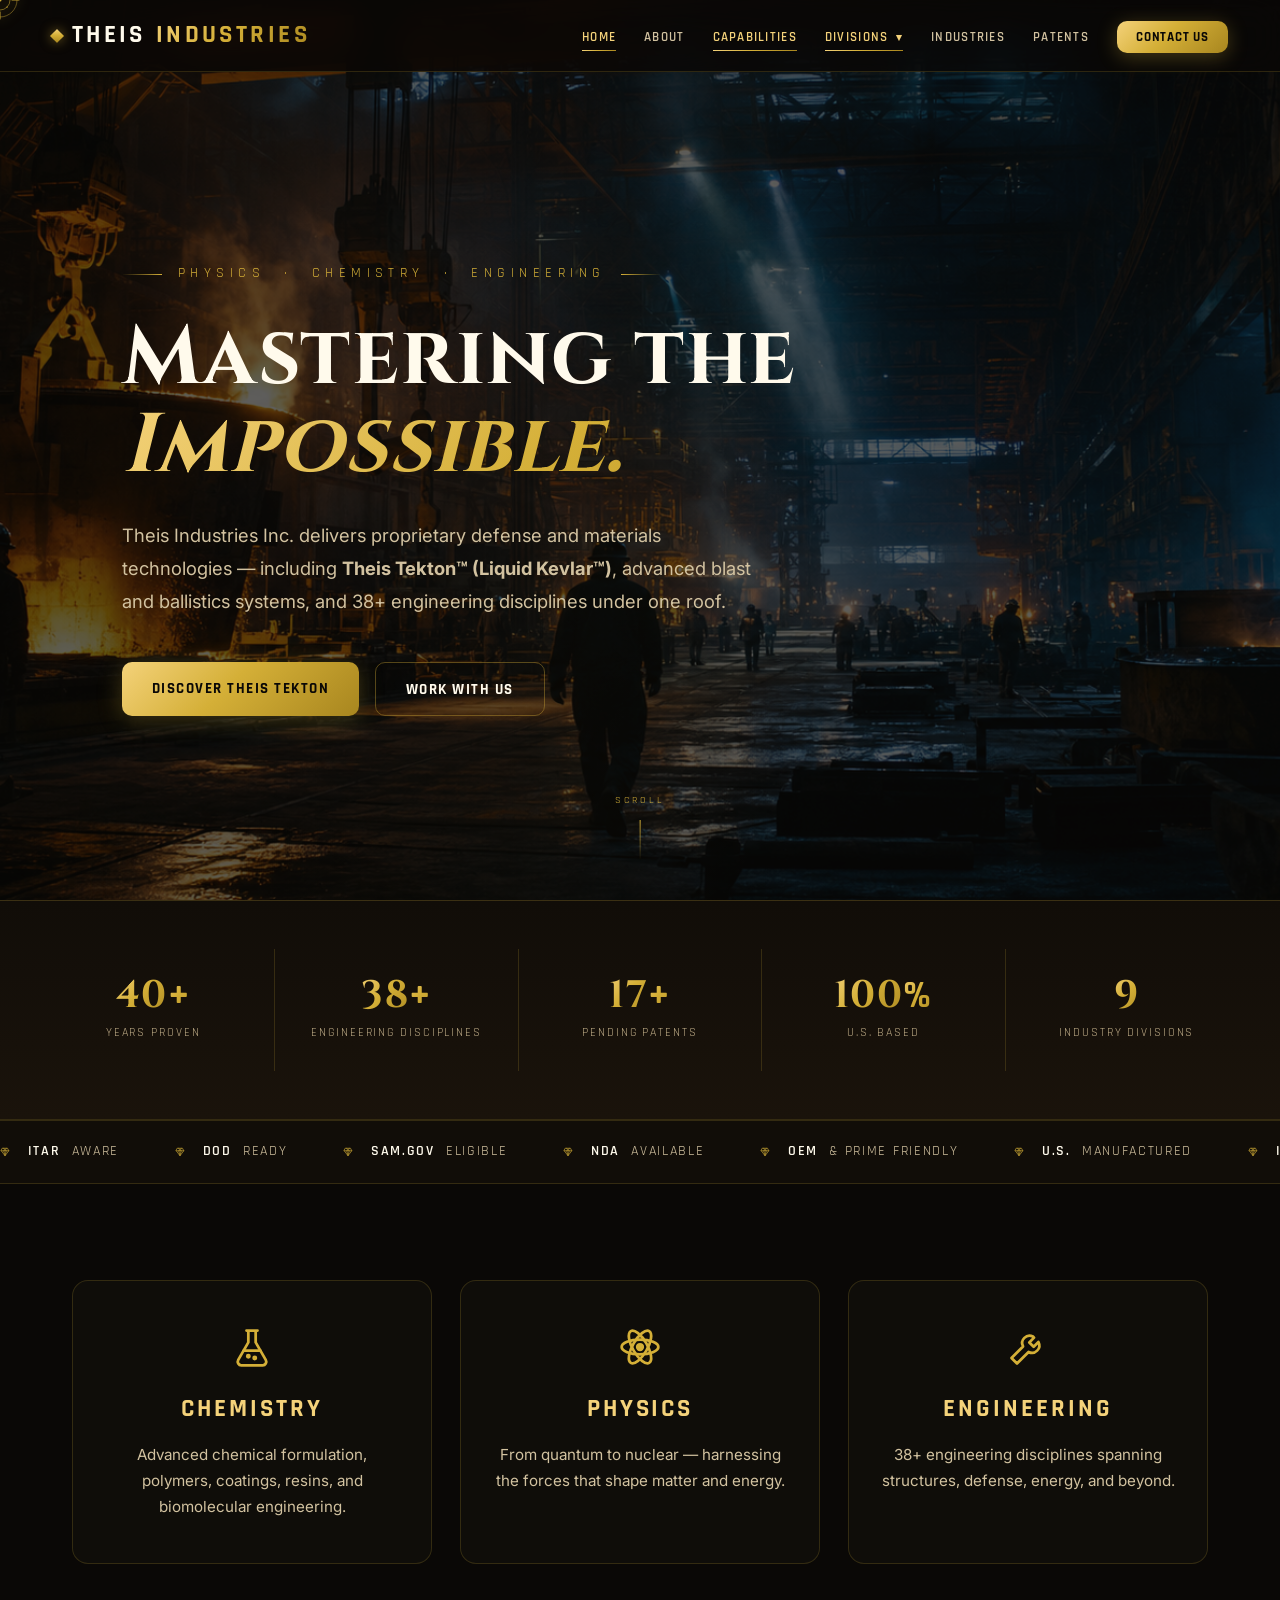
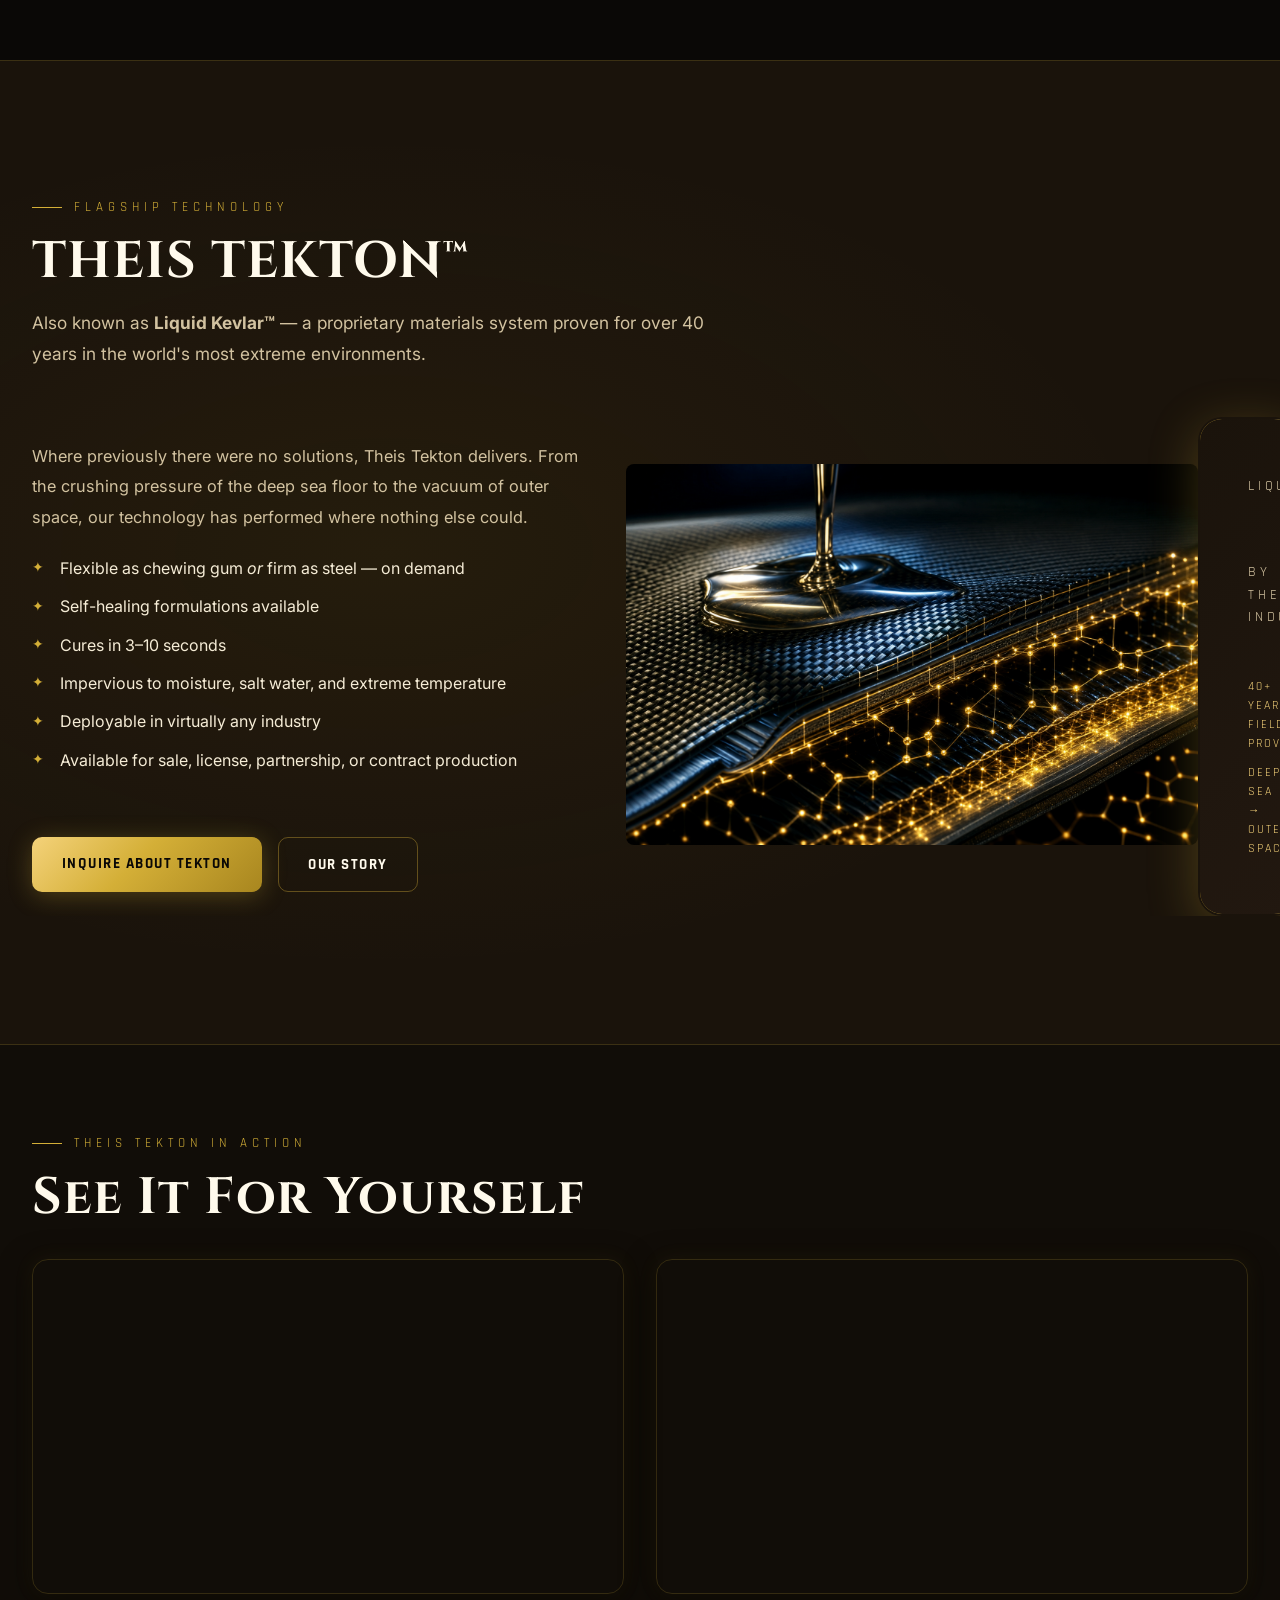
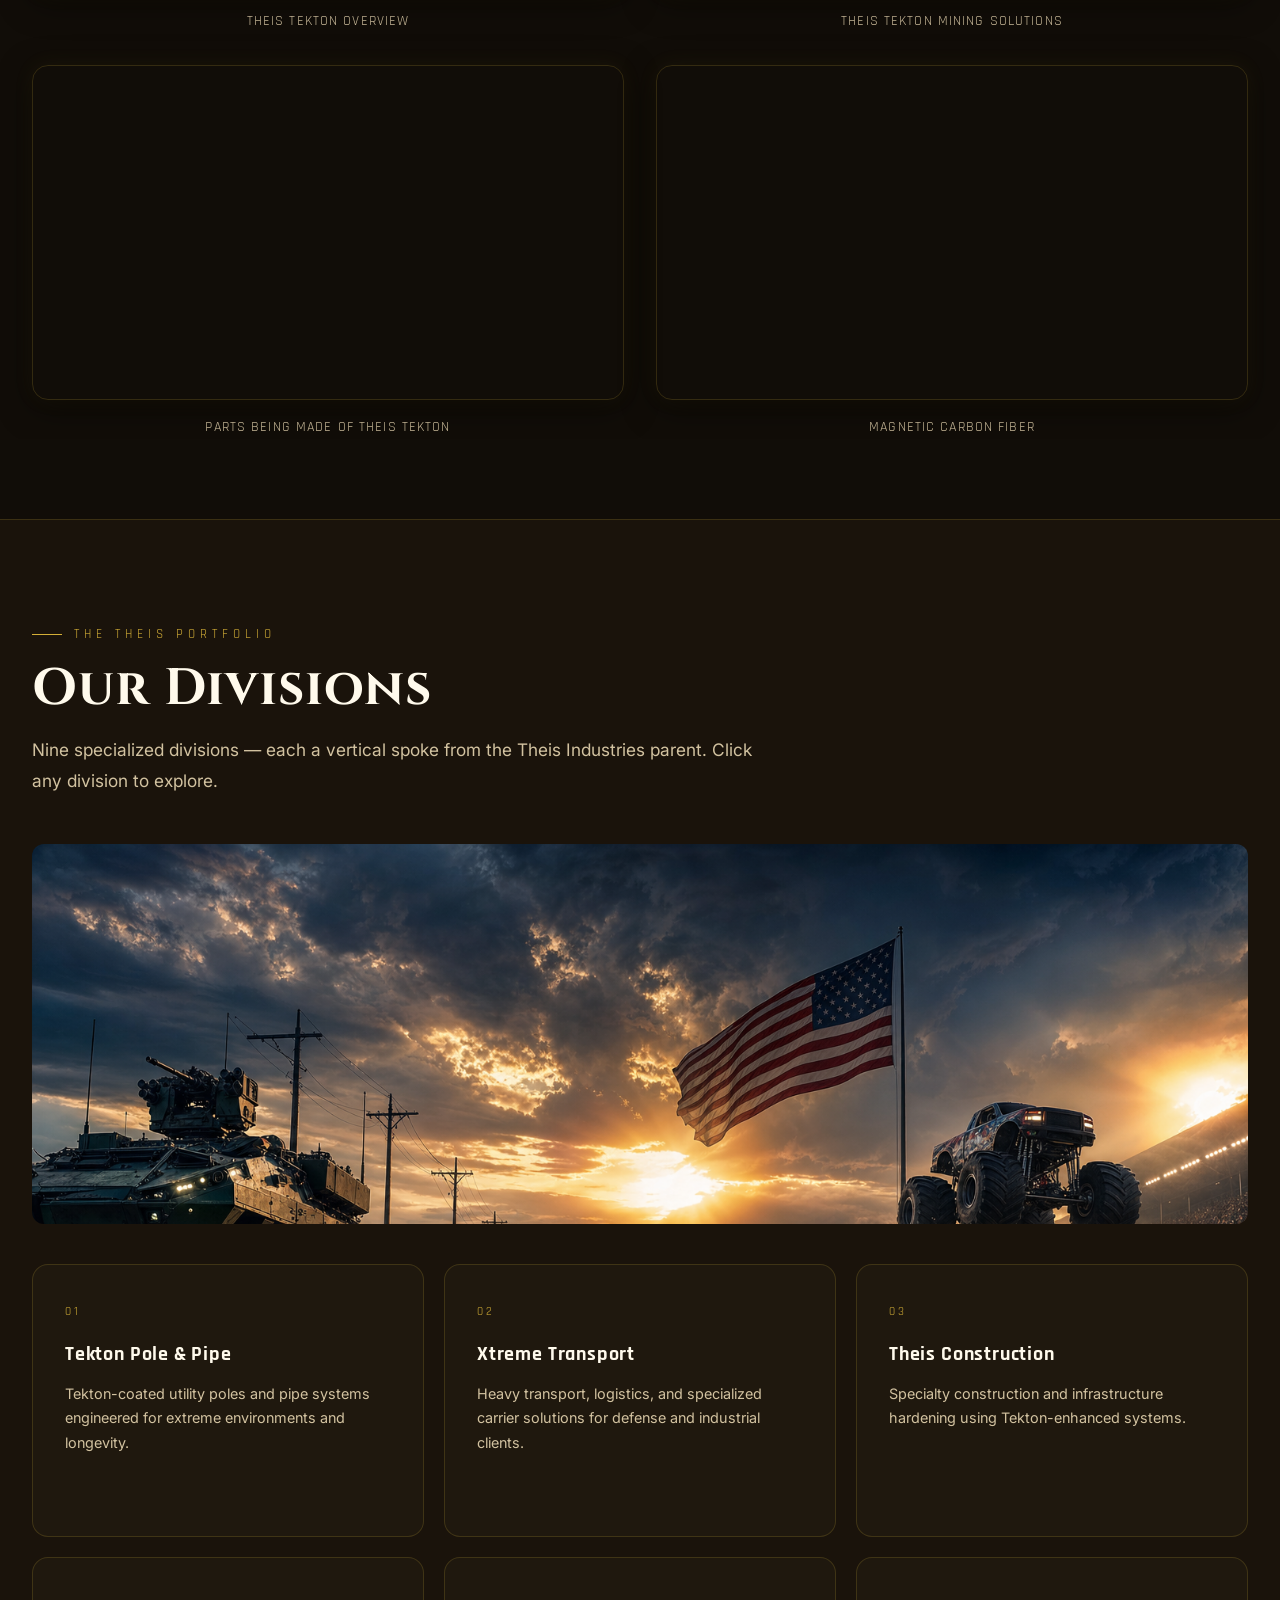
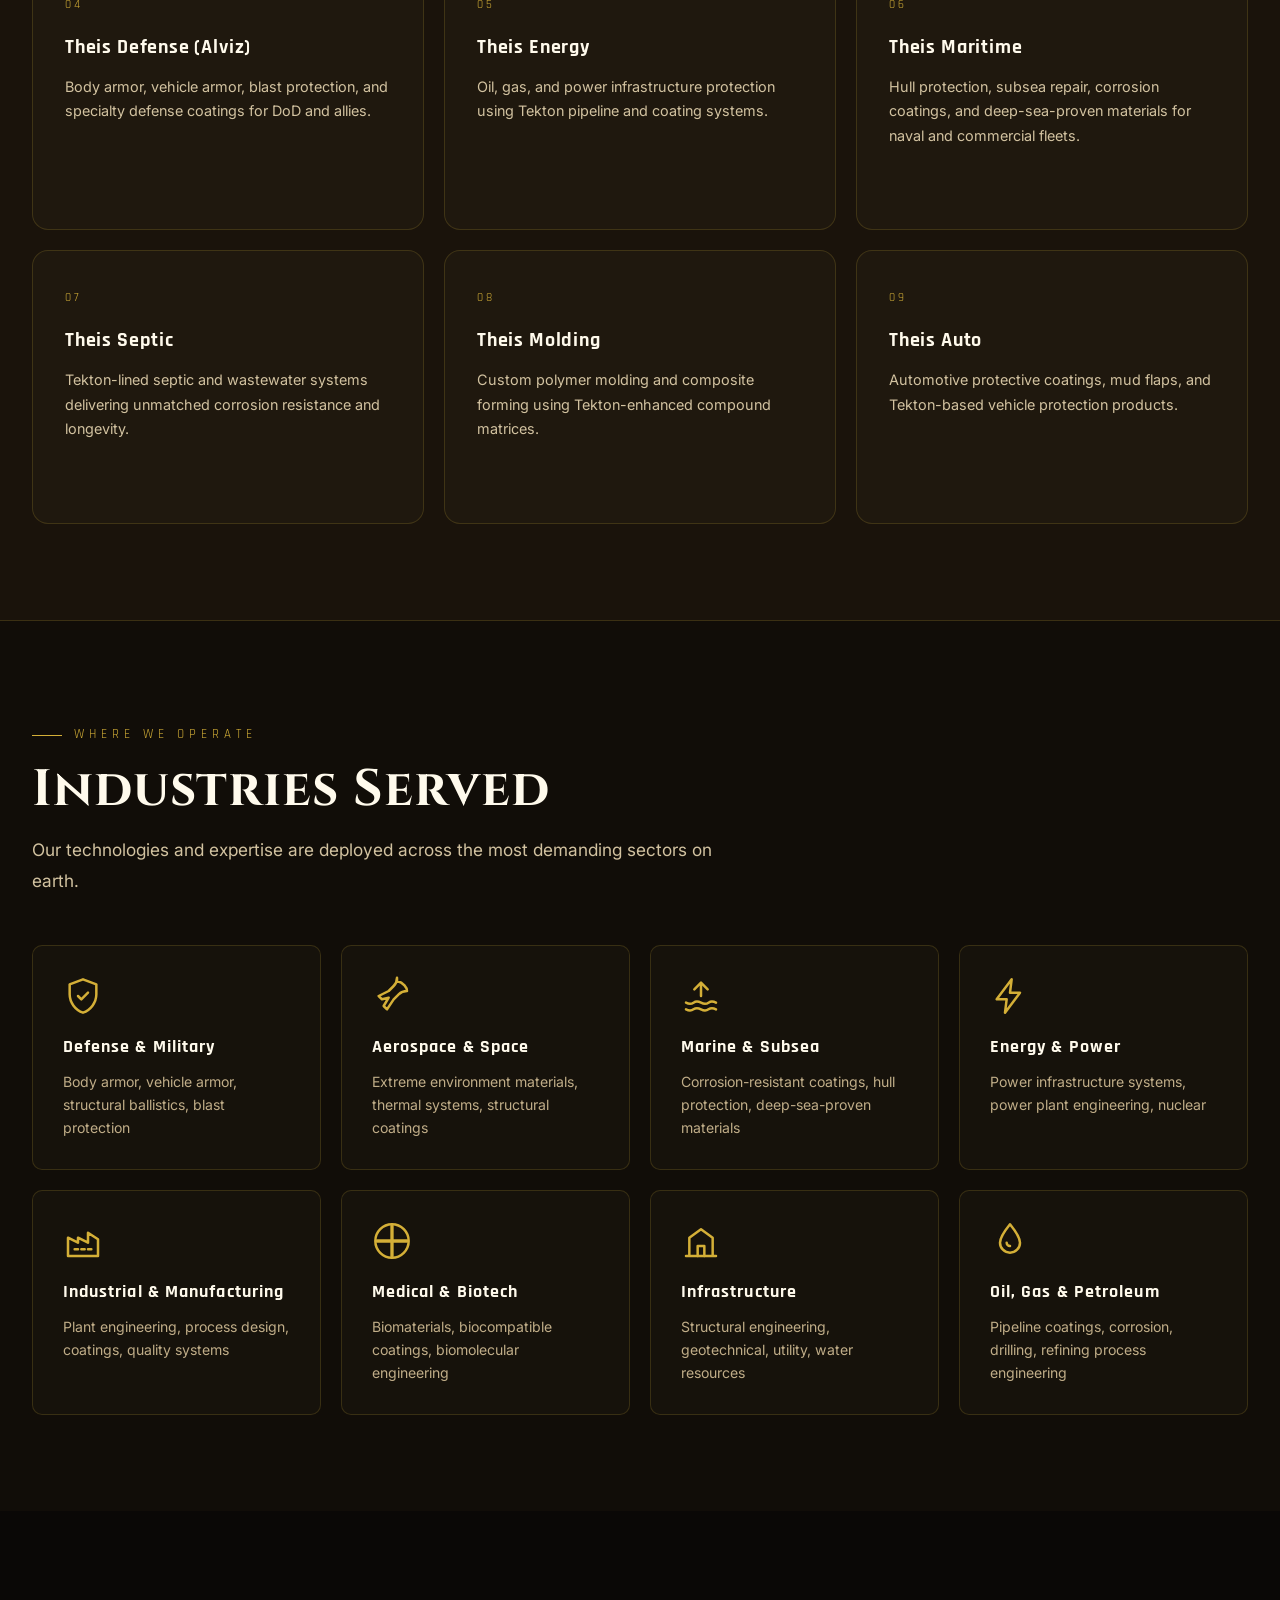
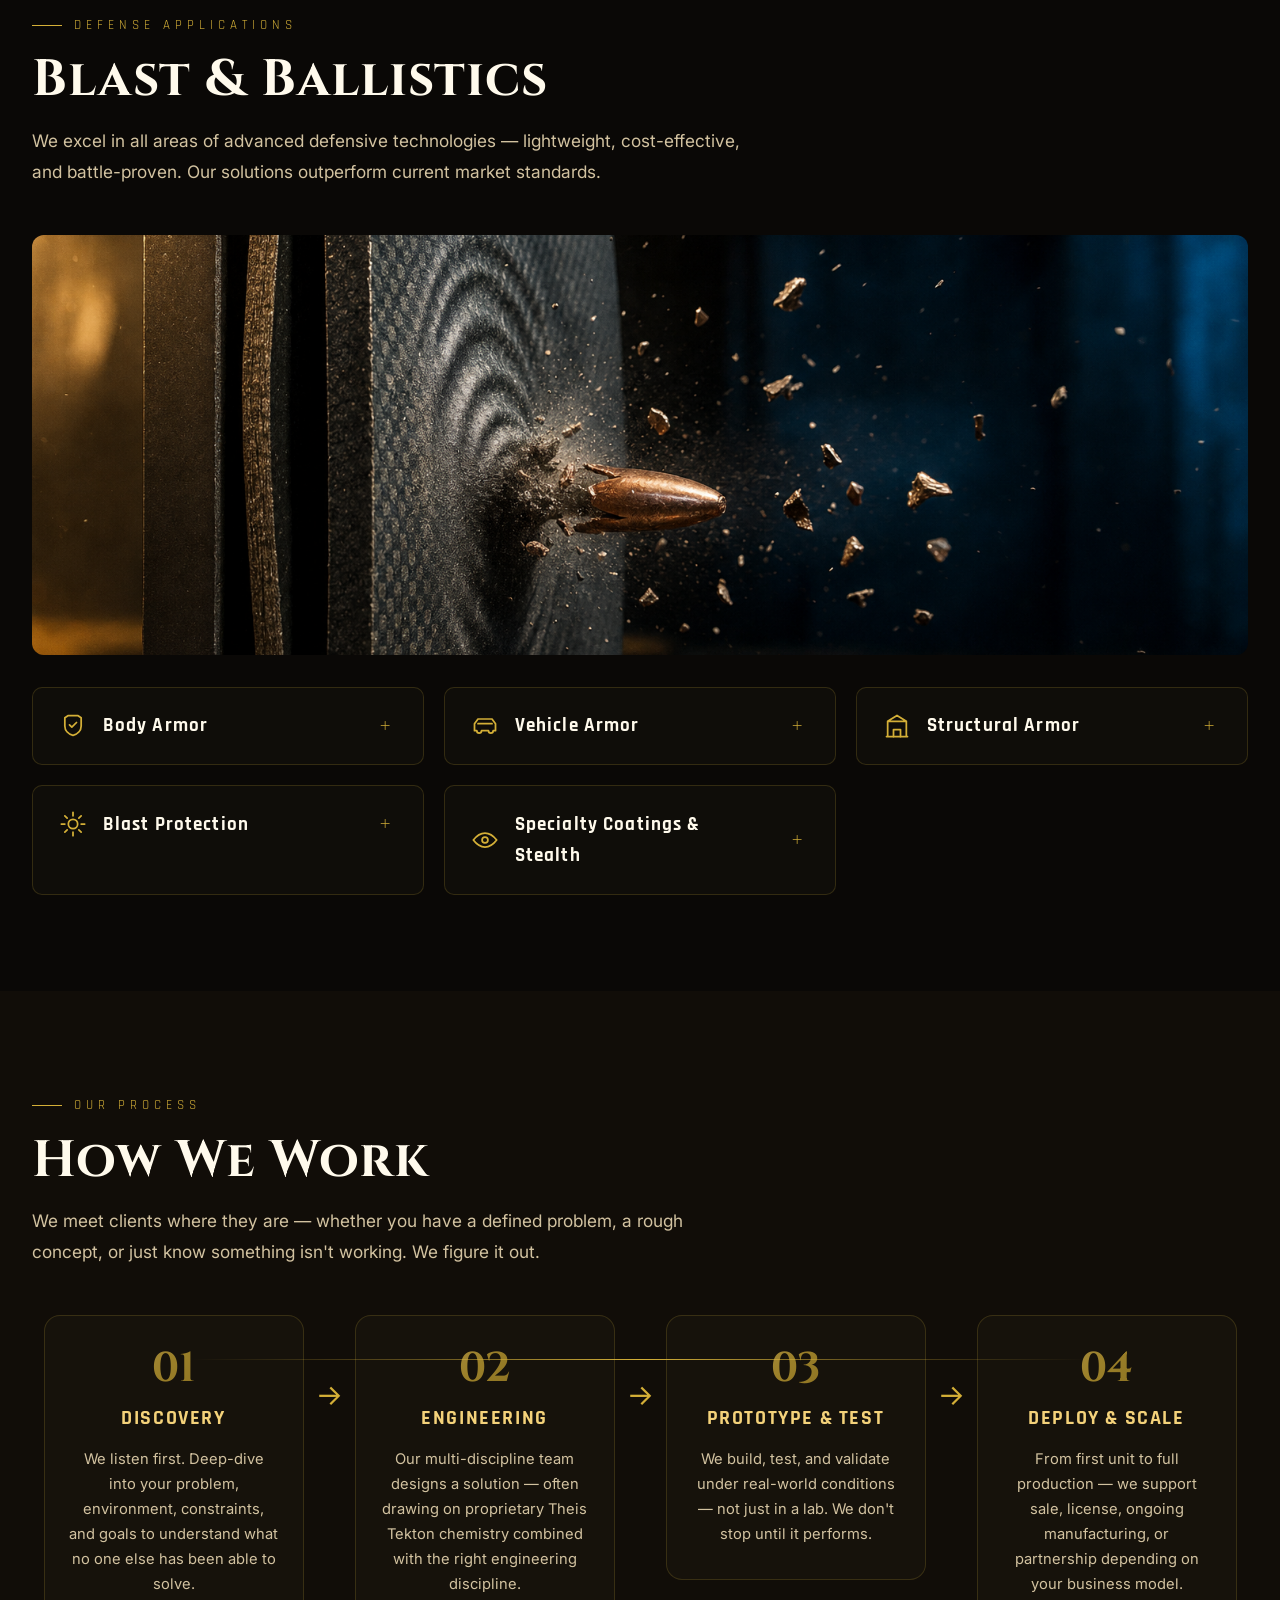
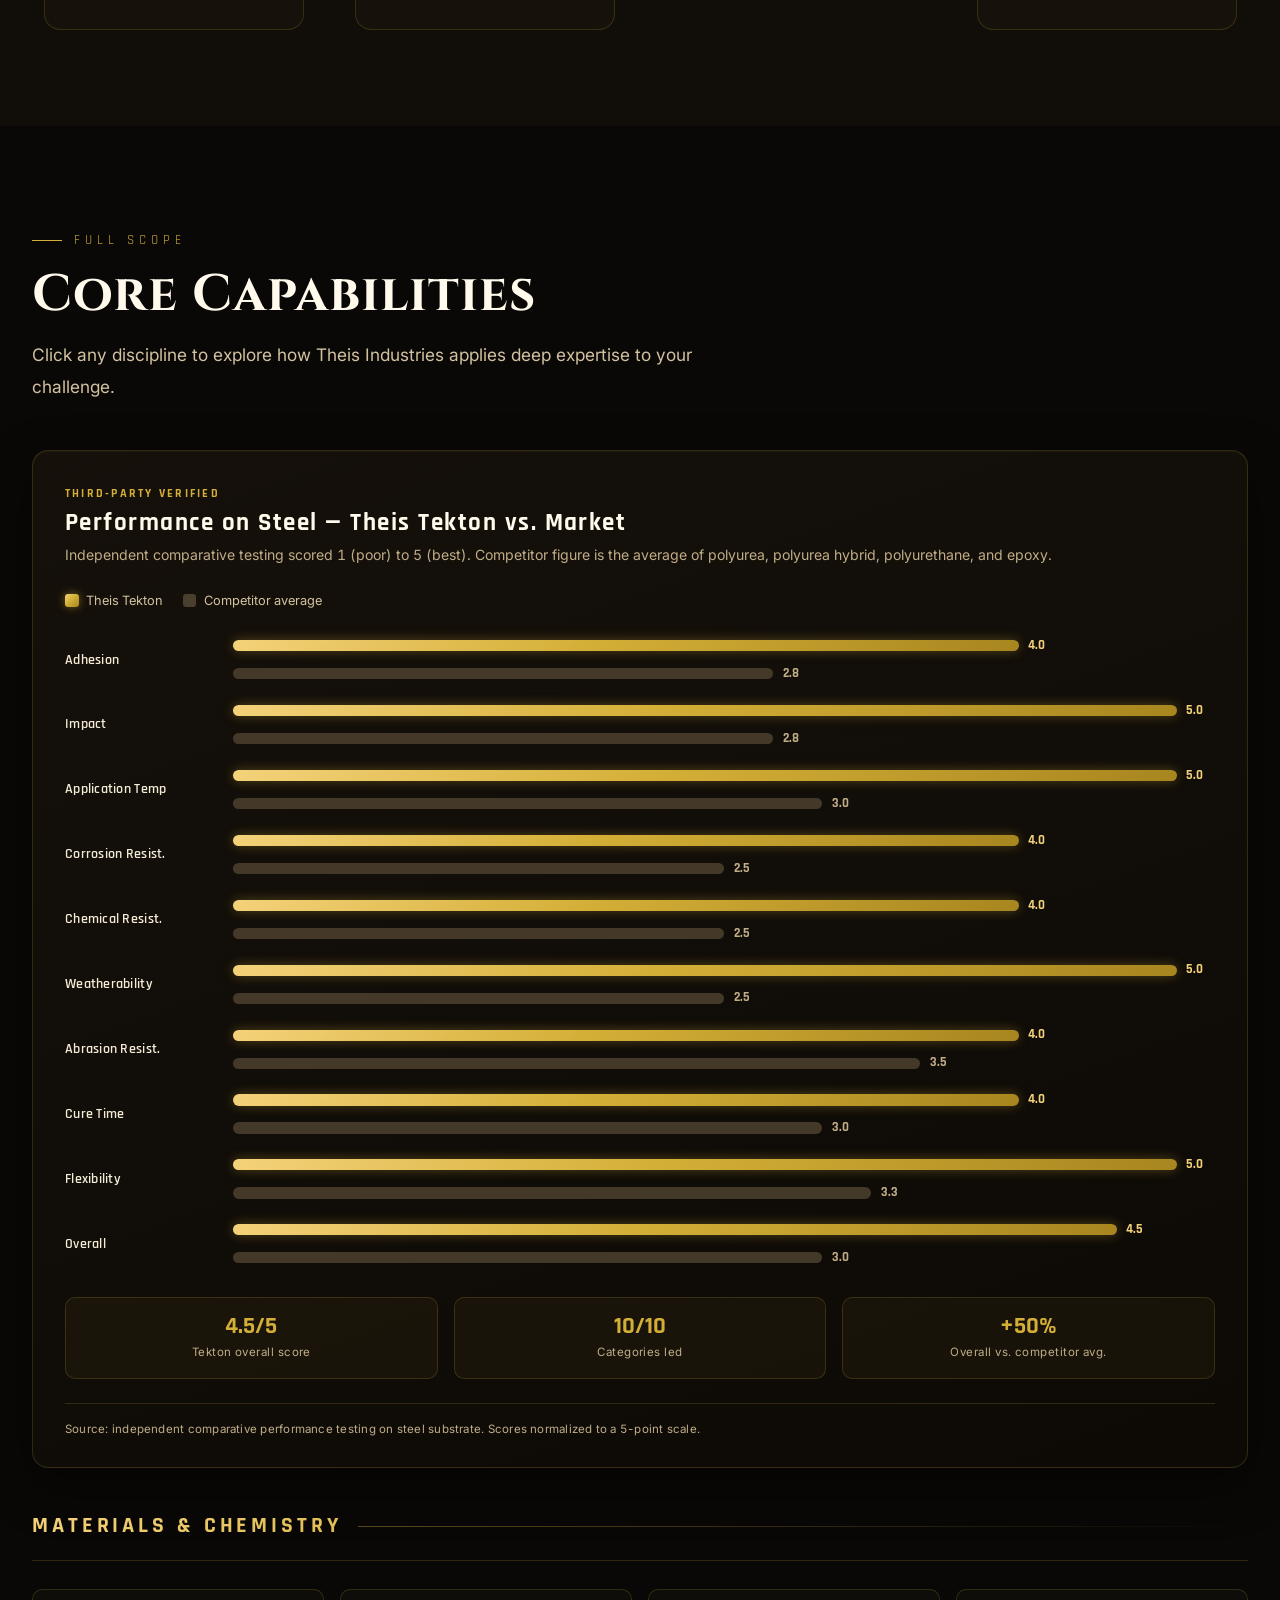
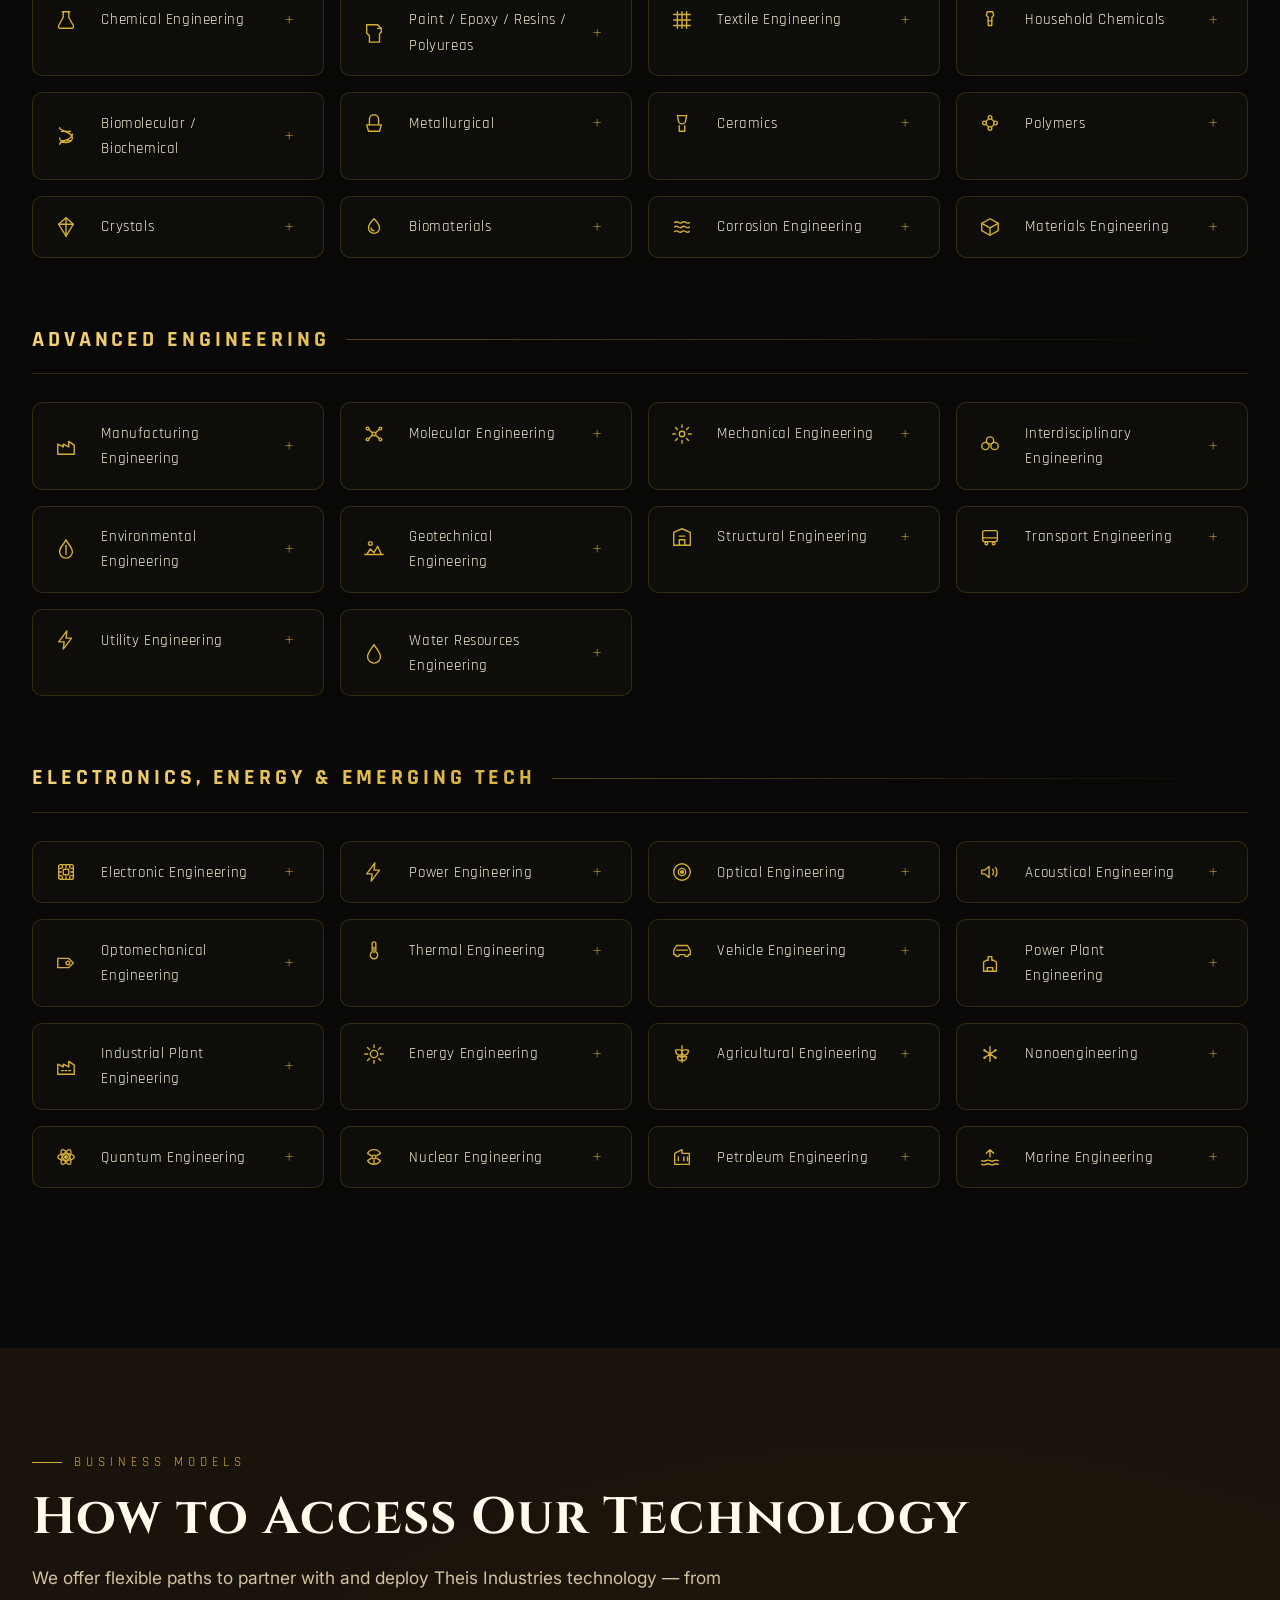
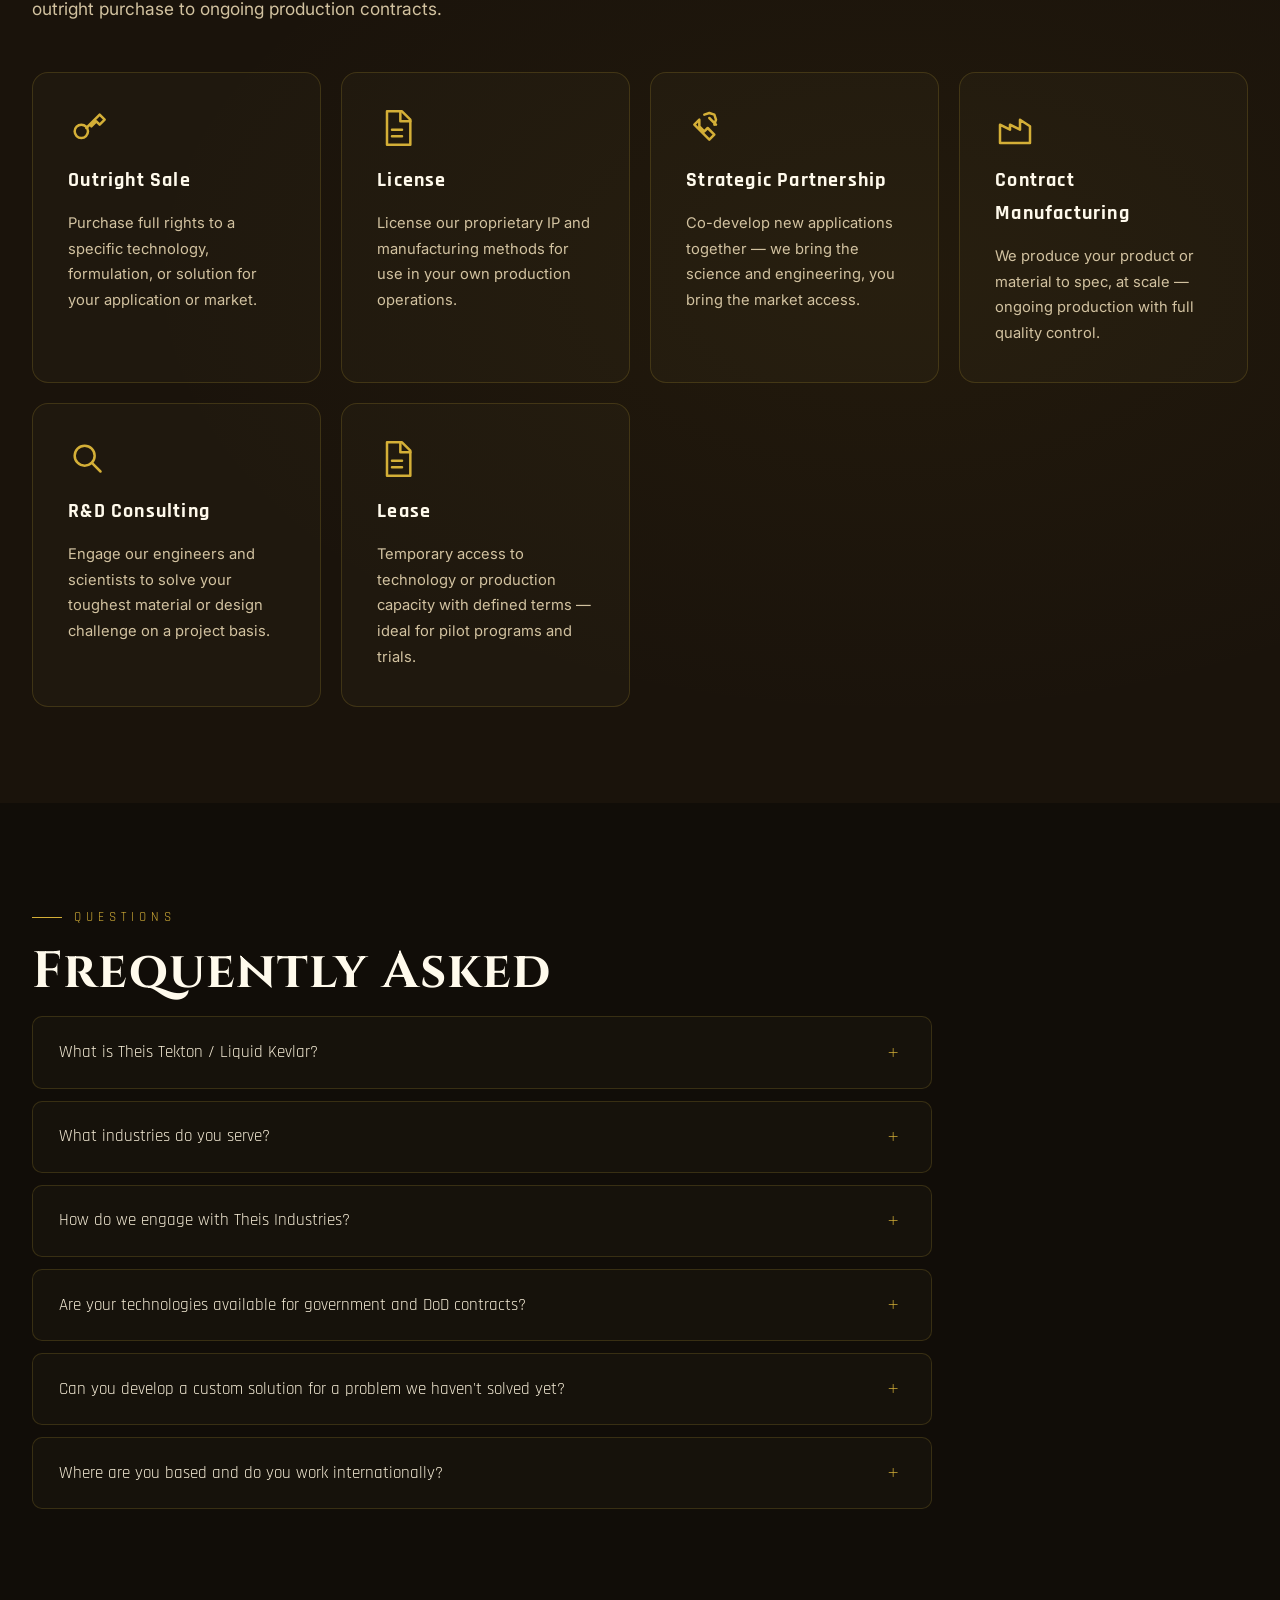
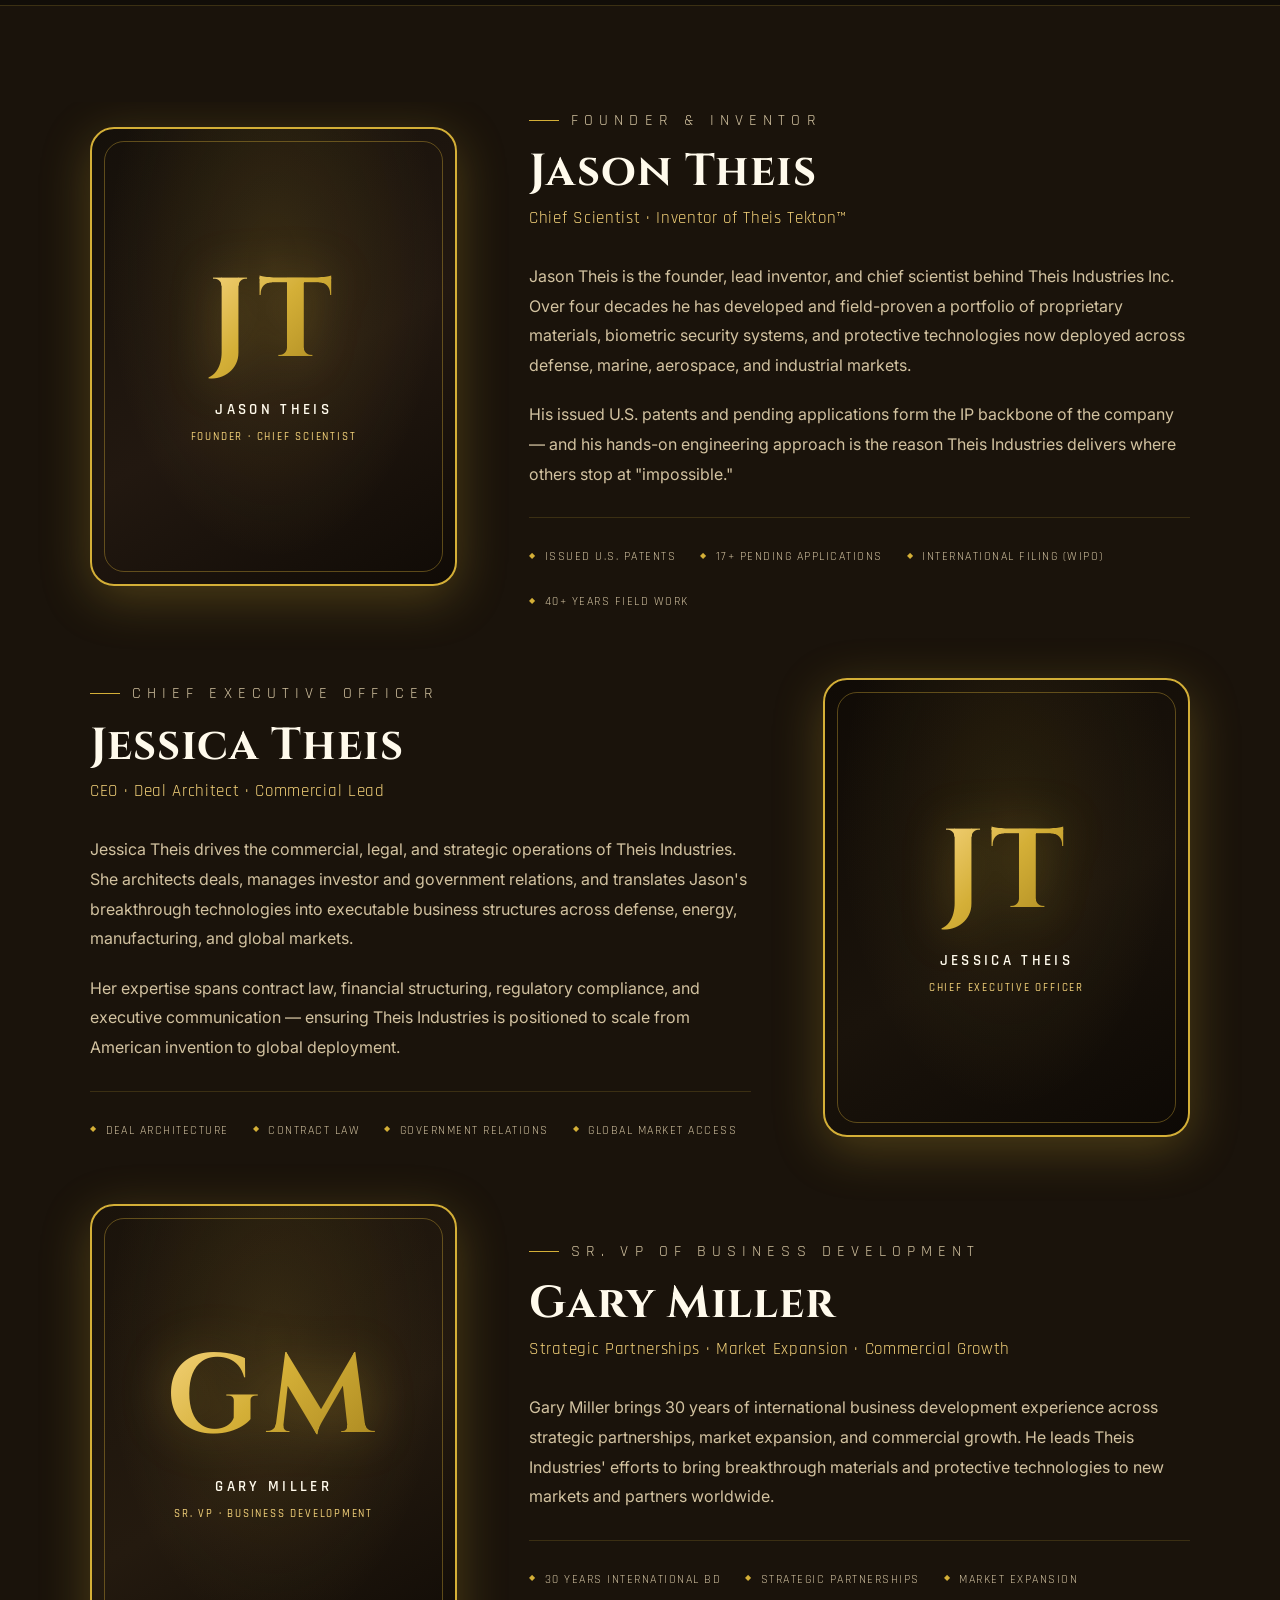
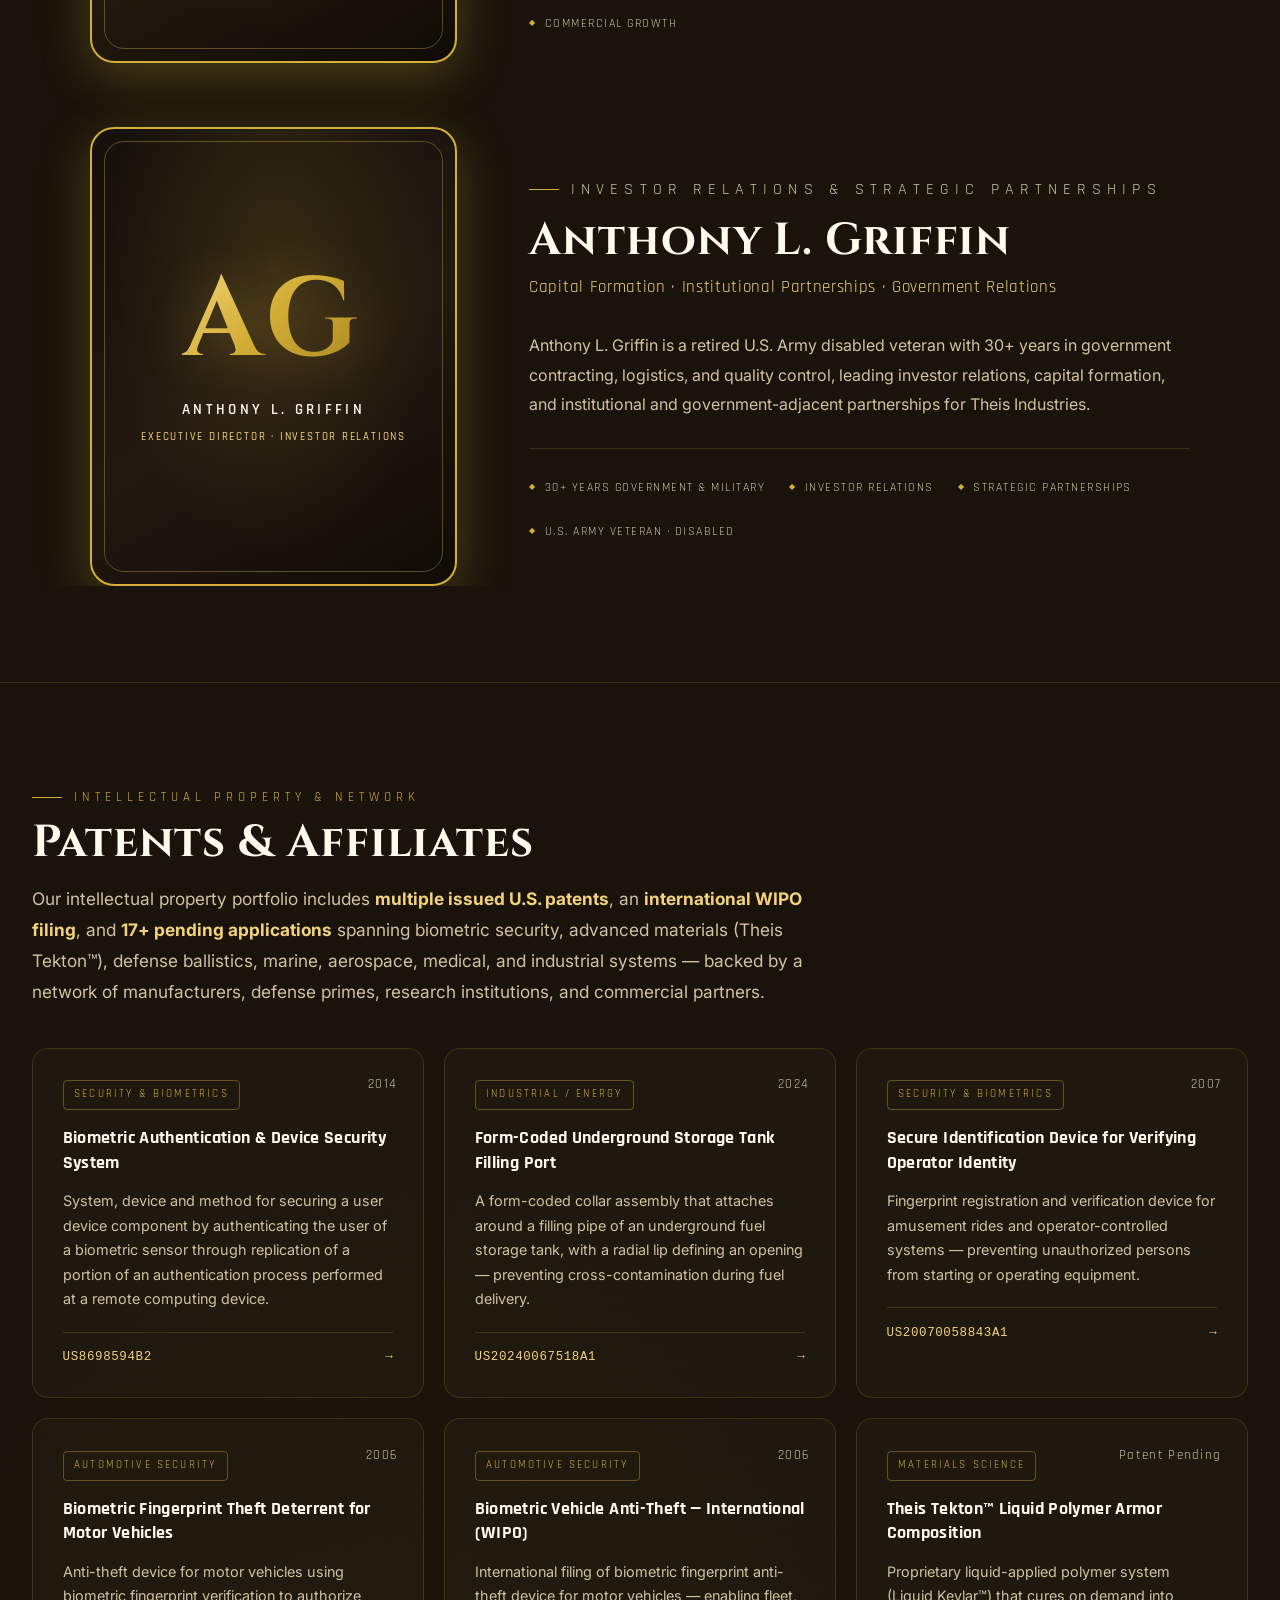
<file: index.html>
<!DOCTYPE html>
<html lang="en">
<head>
  <meta charset="UTF-8" />
  <meta name="viewport" content="width=device-width, initial-scale=1.0" />
  <title>Home — Theis Industries Inc.</title>
  <meta name="description" content="Theis Industries Inc. delivers proprietary defense and materials technologies including Theis Tekton™ (Liquid Kevlar™), blast and ballistics solutions, and 38+ engineering disciplines." />
  <link rel="stylesheet" href="style.css" />
  <link rel="preconnect" href="https://fonts.googleapis.com">
  <link rel="preconnect" href="https://fonts.gstatic.com" crossorigin>
  <link href="https://fonts.googleapis.com/css2?family=Cinzel:wght@500;600;700&family=Rajdhani:wght@400;500;600;700&family=Inter:wght@300;400;500;600&display=swap" rel="stylesheet">
  <script src="icons.js" defer></script>
  <script src="main.js" defer></script>
</head>
<body>

<div id="page-overlay"></div>
<div id="cursor-dot"></div>

<nav id="navbar">
  <div class="nav-inner">
    <a href="index.html" class="nav-logo">THEIS <span>INDUSTRIES</span></a>
    <ul class="nav-links" id="navLinks">
      <li><a href="index.html">Home</a></li>
      <li><a href="about.html">About</a></li>
      <li><a href="#capabilities" class="same-page-cap">Capabilities</a></li>
      <li class="nav-dropdown">
        <a href="#" class="nav-dropdown-trigger">Divisions <span class="dropdown-arrow">▾</span></a>
        <ul class="dropdown-menu">
          <li><a href="tpp.html">Tekton Pole &amp; Pipe (TPP)</a></li>
          <li><a href="xtt.html">Xtreme Transport (XTT)</a></li>
          <li><a href="construction.html">Theis Construction</a></li>
          <li><a href="defense.html">Theis Defense (Alviz)</a></li>
          <li><a href="energy.html">Theis Energy</a></li>
          <li><a href="maritime.html">Theis Maritime</a></li>
          <li><a href="septic.html">Theis Septic</a></li>
          <li><a href="molding.html">Theis Molding</a></li>
          <li><a href="auto.html">Theis Auto</a></li>
        </ul>
      </li>
      <li><a href="industries.html">Industries</a></li>
      <li><a href="about.html#patents">Patents</a></li>
      <li><a href="contact.html" class="nav-cta">Contact Us</a></li>
    </ul>
    <div class="hamburger" onclick="toggleMenu()">&#9776;</div>
  </div>
</nav>

<!-- HERO -->
<section id="hero">
  <img src="images/home-hero-bg.png" alt="Theis Industries epic industrial manufacturing" style="position:absolute;width:100%;height:100%;object-fit:cover;top:0;left:0;z-index:0;">
  <div style="position:absolute;width:100%;height:100%;top:0;left:0;z-index:1;background:rgba(10,8,6,0.65);"></div>
  <div class="hero-content reveal" style="position:relative;z-index:2;">
    <p class="hero-sub">Physics &nbsp;·&nbsp; Chemistry &nbsp;·&nbsp; Engineering</p>
    <h1>Mastering the <span>Impossible.</span></h1>
    <p class="hero-desc">Theis Industries Inc. delivers proprietary defense and materials technologies — including <strong>Theis Tekton™ (Liquid Kevlar™)</strong>, advanced blast and ballistics systems, and 38+ engineering disciplines under one roof.</p>
    <div class="hero-btns">
      <a href="#tekton" class="btn-primary">Discover Theis Tekton</a>
      <a href="contact.html" class="btn-secondary">Work With Us</a>
    </div>
  </div>
  <div class="scroll-indicator"><span>SCROLL</span><div class="scroll-line"></div></div>
</section>

<!-- STATS BAR -->
<section id="stats">
  <div class="container">
    <div class="stats-grid">
      <div class="stat reveal"><span class="stat-num" data-target="40">0</span><span class="stat-suffix">+</span><span class="stat-label">Years Proven</span></div>
      <div class="stat reveal"><span class="stat-num" data-target="38">0</span><span class="stat-suffix">+</span><span class="stat-label">Engineering Disciplines</span></div>
      <div class="stat reveal"><span class="stat-num" data-target="17">0</span><span class="stat-suffix">+</span><span class="stat-label">Pending Patents</span></div>
      <div class="stat reveal"><span class="stat-num" data-target="100">0</span><span class="stat-suffix">%</span><span class="stat-label">U.S. Based</span></div>
      <div class="stat reveal"><span class="stat-num" data-target="9">0</span><span class="stat-suffix"></span><span class="stat-label">Industry Divisions</span></div>
    </div>
  </div>
</section>

<!-- POSTURE / TRUST MARQUEE -->
<section id="posture">
  <div class="marquee-track">
    <div class="marquee-content">
      <span class="posture-item"><span class="ico" data-icon="diamond"></span> <strong>ITAR</strong> Aware</span>
      <span class="posture-item"><span class="ico" data-icon="diamond"></span> <strong>DoD</strong> Ready</span>
      <span class="posture-item"><span class="ico" data-icon="diamond"></span> <strong>SAM.gov</strong> Eligible</span>
      <span class="posture-item"><span class="ico" data-icon="diamond"></span> <strong>NDA</strong> Available</span>
      <span class="posture-item"><span class="ico" data-icon="diamond"></span> <strong>OEM</strong> &amp; Prime Friendly</span>
      <span class="posture-item"><span class="ico" data-icon="diamond"></span> <strong>U.S.</strong> Manufactured</span>
      <span class="posture-item"><span class="ico" data-icon="diamond"></span> <strong>ITAR</strong> Aware</span>
      <span class="posture-item"><span class="ico" data-icon="diamond"></span> <strong>DoD</strong> Ready</span>
      <span class="posture-item"><span class="ico" data-icon="diamond"></span> <strong>SAM.gov</strong> Eligible</span>
      <span class="posture-item"><span class="ico" data-icon="diamond"></span> <strong>NDA</strong> Available</span>
      <span class="posture-item"><span class="ico" data-icon="diamond"></span> <strong>OEM</strong> &amp; Prime Friendly</span>
      <span class="posture-item"><span class="ico" data-icon="diamond"></span> <strong>U.S.</strong> Manufactured</span>
    </div>
  </div>
</section>

<!-- PILLARS -->
<section id="pillars">
  <div class="container">
    <div class="pillar-cards">
      <div class="pillar reveal">
        <div class="pillar-icon" data-icon="chemistry"></div>
        <h3>Chemistry</h3>
        <p>Advanced chemical formulation, polymers, coatings, resins, and biomolecular engineering.</p>
      </div>
      <div class="pillar reveal">
        <div class="pillar-icon" data-icon="physics"></div>
        <h3>Physics</h3>
        <p>From quantum to nuclear — harnessing the forces that shape matter and energy.</p>
      </div>
      <div class="pillar reveal">
        <div class="pillar-icon" data-icon="engineering"></div>
        <h3>Engineering</h3>
        <p>38+ engineering disciplines spanning structures, defense, energy, and beyond.</p>
      </div>
    </div>
  </div>
</section>

<!-- THEIS TEKTON -->
<section id="tekton">
  <div class="container">
    <div class="section-label reveal">Flagship Technology</div>
    <h2 class="reveal">THEIS TEKTON&#8482;</h2>
    <p class="section-sub reveal">Also known as <strong>Liquid Kevlar&#8482;</strong> — a proprietary materials system proven for over 40 years in the world's most extreme environments.</p>
    <div class="tekton-grid">
      <div class="tekton-text reveal">
        <p>Where previously there were no solutions, Theis Tekton delivers. From the crushing pressure of the deep sea floor to the vacuum of outer space, our technology has performed where nothing else could.</p>
        <ul class="tekton-features">
          <li>Flexible as chewing gum <em>or</em> firm as steel — on demand</li>
          <li>Self-healing formulations available</li>
          <li>Cures in 3–10 seconds</li>
          <li>Impervious to moisture, salt water, and extreme temperature</li>
          <li>Deployable in virtually any industry</li>
          <li>Available for sale, license, partnership, or contract production</li>
        </ul>
        <div class="tekton-btns">
          <a href="contact.html" class="btn-primary" style="margin-top:2rem;display:inline-block;">Inquire About Tekton</a>
          <a href="about.html" class="btn-secondary" style="margin-top:2rem;display:inline-block;">Our Story</a>
        </div>
      </div>
      <div class="tekton-visual reveal">
        <img src="images/tekton-material-hero.png" alt="Theis Tekton carbon fiber and gold molecular material" style="width:100%;max-width:100%;border-radius:8px;display:block;margin-bottom:1.5rem;">
        <div class="tekton-badge tekton-badge-shimmer">
          <span>LIQUID</span>
          <span class="big">KEVLAR&#8482;</span>
          <span>BY THEIS INDUSTRIES</span>
          <div class="tekton-divider"></div>
          <span class="tekton-sub-stat">40+ YEARS FIELD PROVEN</span>
          <span class="tekton-sub-stat">DEEP SEA &#8594; OUTER SPACE</span>
        </div>
      </div>
    </div>
  </div>
</section>


<!-- TEKTON IN ACTION MEDIA -->
<section class="media-section">
  <div class="container">
    <div class="section-label">Theis Tekton In Action</div>
    <h2>See It For Yourself</h2>
    <div class="media-grid">
      <div class="media-item">
        <div class="media-embed-wrapper">
          <iframe width="560" height="315" src="https://www.youtube.com/embed/EE-gManMPJ4"
            title="Theis Tekton Overview" frameborder="0"
            allow="accelerometer; autoplay; clipboard-write; encrypted-media; gyroscope; picture-in-picture"
            allowfullscreen loading="lazy"></iframe>
        </div>
        <p class="media-caption">Theis Tekton Overview</p>
      </div>
      <div class="media-item">
        <div class="media-embed-wrapper">
          <iframe width="560" height="315" src="https://www.youtube.com/embed/6ye56FjXkqU"
            title="Theis Tekton Mining Solutions" frameborder="0"
            allow="accelerometer; autoplay; clipboard-write; encrypted-media; gyroscope; picture-in-picture"
            allowfullscreen loading="lazy"></iframe>
        </div>
        <p class="media-caption">Theis Tekton Mining Solutions</p>
      </div>
      <div class="media-item">
        <div class="media-embed-wrapper">
          <iframe width="560" height="315" src="https://www.youtube.com/embed/snC4HEr0QIc"
            title="Parts Being Made of Theis Tekton" frameborder="0"
            allow="accelerometer; autoplay; clipboard-write; encrypted-media; gyroscope; picture-in-picture"
            allowfullscreen loading="lazy"></iframe>
        </div>
        <p class="media-caption">Parts Being Made of Theis Tekton</p>
      </div>
      <div class="media-item">
        <div class="media-embed-wrapper">
          <iframe width="560" height="315" src="https://www.youtube.com/embed/WgAfKaILC0A"
            title="Magnetic Carbon Fiber" frameborder="0"
            allow="accelerometer; autoplay; clipboard-write; encrypted-media; gyroscope; picture-in-picture"
            allowfullscreen loading="lazy"></iframe>
        </div>
        <p class="media-caption">Magnetic Carbon Fiber</p>
      </div>
    </div>
  </div>
</section>

<!-- DIVISIONS GRID -->
<section id="divisions">
  <div class="container">
    <div class="section-label reveal">The Theis Portfolio</div>
    <h2 class="reveal">Our Divisions</h2>
    <p class="section-sub reveal">Nine specialized divisions — each a vertical spoke from the Theis Industries parent. Click any division to explore.</p>
    <div class="section-hero-img" style="margin:2rem 0 2.5rem;border-radius:12px;overflow:hidden;">
      <img src="images/divisions-showcase.png" alt="Theis Industries divisions" style="width:100%;height:380px;object-fit:cover;object-position:center top;">
    </div>
    <div class="divisions-grid">
      <a href="tpp.html" class="division-card reveal">
        <div class="division-accent"></div>
        <div class="division-num">01</div>
        <h3>Tekton Pole &amp; Pipe</h3>
        <p>Tekton-coated utility poles and pipe systems engineered for extreme environments and longevity.</p>
        <span class="division-arrow">→</span>
      </a>
      <a href="xtt.html" class="division-card reveal">
        <div class="division-accent"></div>
        <div class="division-num">02</div>
        <h3>Xtreme Transport</h3>
        <p>Heavy transport, logistics, and specialized carrier solutions for defense and industrial clients.</p>
        <span class="division-arrow">→</span>
      </a>
      <a href="construction.html" class="division-card reveal">
        <div class="division-accent"></div>
        <div class="division-num">03</div>
        <h3>Theis Construction</h3>
        <p>Specialty construction and infrastructure hardening using Tekton-enhanced systems.</p>
        <span class="division-arrow">→</span>
      </a>
      <a href="defense.html" class="division-card reveal">
        <div class="division-accent"></div>
        <div class="division-num">04</div>
        <h3>Theis Defense (Alviz)</h3>
        <p>Body armor, vehicle armor, blast protection, and specialty defense coatings for DoD and allies.</p>
        <span class="division-arrow">→</span>
      </a>
      <a href="energy.html" class="division-card reveal">
        <div class="division-accent"></div>
        <div class="division-num">05</div>
        <h3>Theis Energy</h3>
        <p>Oil, gas, and power infrastructure protection using Tekton pipeline and coating systems.</p>
        <span class="division-arrow">→</span>
      </a>
      <a href="maritime.html" class="division-card reveal">
        <div class="division-accent"></div>
        <div class="division-num">06</div>
        <h3>Theis Maritime</h3>
        <p>Hull protection, subsea repair, corrosion coatings, and deep-sea-proven materials for naval and commercial fleets.</p>
        <span class="division-arrow">→</span>
      </a>
      <a href="septic.html" class="division-card reveal">
        <div class="division-accent"></div>
        <div class="division-num">07</div>
        <h3>Theis Septic</h3>
        <p>Tekton-lined septic and wastewater systems delivering unmatched corrosion resistance and longevity.</p>
        <span class="division-arrow">→</span>
      </a>
      <a href="molding.html" class="division-card reveal">
        <div class="division-accent"></div>
        <div class="division-num">08</div>
        <h3>Theis Molding</h3>
        <p>Custom polymer molding and composite forming using Tekton-enhanced compound matrices.</p>
        <span class="division-arrow">→</span>
      </a>
      <a href="auto.html" class="division-card reveal">
        <div class="division-accent"></div>
        <div class="division-num">09</div>
        <h3>Theis Auto</h3>
        <p>Automotive protective coatings, mud flaps, and Tekton-based vehicle protection products.</p>
        <span class="division-arrow">→</span>
      </a>
    </div>
  </div>
</section>

<!-- INDUSTRIES SERVED -->
<section id="industries-home">
  <div class="container">
    <div class="section-label reveal">Where We Operate</div>
    <h2 class="reveal">Industries Served</h2>
    <p class="section-sub reveal">Our technologies and expertise are deployed across the most demanding sectors on earth.</p>
    <div class="industry-grid">
      <a href="industries.html#defense" class="industry-card reveal">
        <div class="ind-icon" data-icon="defense"></div>
        <h4>Defense &amp; Military</h4>
        <p>Body armor, vehicle armor, structural ballistics, blast protection</p>
      </a>
      <a href="industries.html#aerospace" class="industry-card reveal">
        <div class="ind-icon" data-icon="aerospace"></div>
        <h4>Aerospace &amp; Space</h4>
        <p>Extreme environment materials, thermal systems, structural coatings</p>
      </a>
      <a href="industries.html#marine" class="industry-card reveal">
        <div class="ind-icon" data-icon="marine"></div>
        <h4>Marine &amp; Subsea</h4>
        <p>Corrosion-resistant coatings, hull protection, deep-sea-proven materials</p>
      </a>
      <a href="industries.html#energy" class="industry-card reveal">
        <div class="ind-icon" data-icon="energy"></div>
        <h4>Energy &amp; Power</h4>
        <p>Power infrastructure systems, power plant engineering, nuclear</p>
      </a>
      <a href="industries.html#industrial" class="industry-card reveal">
        <div class="ind-icon" data-icon="industrial"></div>
        <h4>Industrial &amp; Manufacturing</h4>
        <p>Plant engineering, process design, coatings, quality systems</p>
      </a>
      <a href="industries.html#medical" class="industry-card reveal">
        <div class="ind-icon" data-icon="medical"></div>
        <h4>Medical &amp; Biotech</h4>
        <p>Biomaterials, biocompatible coatings, biomolecular engineering</p>
      </a>
      <a href="industries.html#infrastructure" class="industry-card reveal">
        <div class="ind-icon" data-icon="construction"></div>
        <h4>Infrastructure</h4>
        <p>Structural engineering, geotechnical, utility, water resources</p>
      </a>
      <a href="industries.html#petroleum" class="industry-card reveal">
        <div class="ind-icon" data-icon="oilgas"></div>
        <h4>Oil, Gas &amp; Petroleum</h4>
        <p>Pipeline coatings, corrosion, drilling, refining process engineering</p>
      </a>
    </div>
  </div>
</section>

<!-- BALLISTICS / DEFENSE -->
<section id="ballistics">
  <div class="container">
    <div class="section-label reveal">Defense Applications</div>
    <h2 class="reveal">Blast &amp; Ballistics</h2>
    <p class="section-sub reveal">We excel in all areas of advanced defensive technologies — lightweight, cost-effective, and battle-proven. Our solutions outperform current market standards.</p>
    <div class="section-hero-img" style="margin:2rem 0;border-radius:12px;overflow:hidden;max-height:420px;">
      <img src="images/ballistics-hero.png" alt="Ballistic armor test — bullet stopped" style="width:100%;height:420px;object-fit:cover;object-position:center;">
    </div>
    <div class="defense-cards reveal">
      <div class="defense-card" onclick="toggleCard(this)">
        <div class="defense-card-header"><span data-icon="bodyarmor"></span><h4>Body Armor</h4><span class="toggle-icon">+</span></div>
        <div class="defense-card-body"><p>Lightweight personal protection systems with multi-strike capability, little to no back face deformation, and superior ballistic defense over current market offerings. Incorporates Theis Tekton for unmatched flexibility and field durability.</p></div>
      </div>
      <div class="defense-card" onclick="toggleCard(this)">
        <div class="defense-card-header"><span data-icon="vehiclearmor"></span><h4>Vehicle Armor</h4><span class="toggle-icon">+</span></div>
        <div class="defense-card-body"><p>Moldable vehicle armor solutions that are impervious to moisture and salt water, offering significant weight savings without sacrificing protection levels. Compatible with legacy and next-gen platforms.</p></div>
      </div>
      <div class="defense-card" onclick="toggleCard(this)">
        <div class="defense-card-header"><span data-icon="structural"></span><h4>Structural Armor</h4><span class="toggle-icon">+</span></div>
        <div class="defense-card-body"><p>Protect critical infrastructure, buildings, command centers, and facilities with structural armor systems designed for blast resistance and multi-hit ballistic threat mitigation.</p></div>
      </div>
      <div class="defense-card" onclick="toggleCard(this)">
        <div class="defense-card-header"><span data-icon="blast"></span><h4>Blast Protection</h4><span class="toggle-icon">+</span></div>
        <div class="defense-card-body"><p>Overpressure mitigation and blast attenuation systems for personnel, vehicles, and structures — engineered for IED, EFP, and conventional explosive threats.</p></div>
      </div>
      <div class="defense-card" onclick="toggleCard(this)">
        <div class="defense-card-header"><span data-icon="stealth"></span><h4>Specialty Coatings &amp; Stealth</h4><span class="toggle-icon">+</span></div>
        <div class="defense-card-body"><p>Advanced protective and functional coatings for defense platforms — including radar-absorbent, thermal-barrier, anti-corrosion, and camouflage-compatible systems.</p></div>
      </div>
    </div>
  </div>
</section>

<!-- HOW WE WORK -->
<section id="howwework">
  <div class="container">
    <div class="section-label reveal">Our Process</div>
    <h2 class="reveal">How We Work</h2>
    <p class="section-sub reveal">We meet clients where they are — whether you have a defined problem, a rough concept, or just know something isn't working. We figure it out.</p>
    <div class="process-steps">
      <div class="process-step reveal">
        <div class="step-num">01</div>
        <h4>Discovery</h4>
        <p>We listen first. Deep-dive into your problem, environment, constraints, and goals to understand what no one else has been able to solve.</p>
      </div>
      <div class="process-arrow reveal">&#8594;</div>
      <div class="process-step reveal">
        <div class="step-num">02</div>
        <h4>Engineering</h4>
        <p>Our multi-discipline team designs a solution — often drawing on proprietary Theis Tekton chemistry combined with the right engineering discipline.</p>
      </div>
      <div class="process-arrow reveal">&#8594;</div>
      <div class="process-step reveal">
        <div class="step-num">03</div>
        <h4>Prototype &amp; Test</h4>
        <p>We build, test, and validate under real-world conditions — not just in a lab. We don't stop until it performs.</p>
      </div>
      <div class="process-arrow reveal">&#8594;</div>
      <div class="process-step reveal">
        <div class="step-num">04</div>
        <h4>Deploy &amp; Scale</h4>
        <p>From first unit to full production — we support sale, license, ongoing manufacturing, or partnership depending on your business model.</p>
      </div>
    </div>
  </div>
</section>

<!-- CAPABILITIES -->
<section id="capabilities">
  <div class="container">
    <div class="section-label reveal">Full Scope</div>
    <h2 class="reveal">Core Capabilities</h2>
    <p class="section-sub reveal">Click any discipline to explore how Theis Industries applies deep expertise to your challenge.</p>

    <div class="theis-chart reveal" role="img" aria-label="Theis Tekton outperforms polyurea, polyurea hybrid, polyurethane, and epoxy coatings across ten performance categories on steel, scoring 4.5 out of 5 overall versus a competitor average of 3.0.">
      <p class="theis-chart__eyebrow">Third-Party Verified</p>
      <h3 class="theis-chart__title">Performance on Steel — Theis Tekton vs. Market</h3>
      <p class="theis-chart__sub">Independent comparative testing scored 1 (poor) to 5 (best). Competitor figure is the average of polyurea, polyurea hybrid, polyurethane, and epoxy.</p>
      <div class="theis-chart__legend">
        <span class="theis-chart__legend-item"><span class="theis-chart__swatch theis-chart__swatch--tekton"></span> Theis Tekton</span>
        <span class="theis-chart__legend-item"><span class="theis-chart__swatch theis-chart__swatch--comp"></span> Competitor average</span>
      </div>
      <div class="theis-chart__rows">
        <div class="theis-chart__row"><span class="theis-chart__label">Adhesion</span><div class="theis-chart__track"><div class="theis-chart__bar-wrap"><div class="theis-chart__bar theis-chart__bar--tekton" style="--val:80%;"></div><span class="theis-chart__val">4.0</span></div><div class="theis-chart__bar-wrap"><div class="theis-chart__bar theis-chart__bar--comp" style="--val:55%;"></div><span class="theis-chart__val theis-chart__val--comp">2.8</span></div></div></div>
        <div class="theis-chart__row"><span class="theis-chart__label">Impact</span><div class="theis-chart__track"><div class="theis-chart__bar-wrap"><div class="theis-chart__bar theis-chart__bar--tekton" style="--val:100%;"></div><span class="theis-chart__val">5.0</span></div><div class="theis-chart__bar-wrap"><div class="theis-chart__bar theis-chart__bar--comp" style="--val:55%;"></div><span class="theis-chart__val theis-chart__val--comp">2.8</span></div></div></div>
        <div class="theis-chart__row"><span class="theis-chart__label">Application Temp</span><div class="theis-chart__track"><div class="theis-chart__bar-wrap"><div class="theis-chart__bar theis-chart__bar--tekton" style="--val:100%;"></div><span class="theis-chart__val">5.0</span></div><div class="theis-chart__bar-wrap"><div class="theis-chart__bar theis-chart__bar--comp" style="--val:60%;"></div><span class="theis-chart__val theis-chart__val--comp">3.0</span></div></div></div>
        <div class="theis-chart__row"><span class="theis-chart__label">Corrosion Resist.</span><div class="theis-chart__track"><div class="theis-chart__bar-wrap"><div class="theis-chart__bar theis-chart__bar--tekton" style="--val:80%;"></div><span class="theis-chart__val">4.0</span></div><div class="theis-chart__bar-wrap"><div class="theis-chart__bar theis-chart__bar--comp" style="--val:50%;"></div><span class="theis-chart__val theis-chart__val--comp">2.5</span></div></div></div>
        <div class="theis-chart__row"><span class="theis-chart__label">Chemical Resist.</span><div class="theis-chart__track"><div class="theis-chart__bar-wrap"><div class="theis-chart__bar theis-chart__bar--tekton" style="--val:80%;"></div><span class="theis-chart__val">4.0</span></div><div class="theis-chart__bar-wrap"><div class="theis-chart__bar theis-chart__bar--comp" style="--val:50%;"></div><span class="theis-chart__val theis-chart__val--comp">2.5</span></div></div></div>
        <div class="theis-chart__row"><span class="theis-chart__label">Weatherability</span><div class="theis-chart__track"><div class="theis-chart__bar-wrap"><div class="theis-chart__bar theis-chart__bar--tekton" style="--val:100%;"></div><span class="theis-chart__val">5.0</span></div><div class="theis-chart__bar-wrap"><div class="theis-chart__bar theis-chart__bar--comp" style="--val:50%;"></div><span class="theis-chart__val theis-chart__val--comp">2.5</span></div></div></div>
        <div class="theis-chart__row"><span class="theis-chart__label">Abrasion Resist.</span><div class="theis-chart__track"><div class="theis-chart__bar-wrap"><div class="theis-chart__bar theis-chart__bar--tekton" style="--val:80%;"></div><span class="theis-chart__val">4.0</span></div><div class="theis-chart__bar-wrap"><div class="theis-chart__bar theis-chart__bar--comp" style="--val:70%;"></div><span class="theis-chart__val theis-chart__val--comp">3.5</span></div></div></div>
        <div class="theis-chart__row"><span class="theis-chart__label">Cure Time</span><div class="theis-chart__track"><div class="theis-chart__bar-wrap"><div class="theis-chart__bar theis-chart__bar--tekton" style="--val:80%;"></div><span class="theis-chart__val">4.0</span></div><div class="theis-chart__bar-wrap"><div class="theis-chart__bar theis-chart__bar--comp" style="--val:60%;"></div><span class="theis-chart__val theis-chart__val--comp">3.0</span></div></div></div>
        <div class="theis-chart__row"><span class="theis-chart__label">Flexibility</span><div class="theis-chart__track"><div class="theis-chart__bar-wrap"><div class="theis-chart__bar theis-chart__bar--tekton" style="--val:100%;"></div><span class="theis-chart__val">5.0</span></div><div class="theis-chart__bar-wrap"><div class="theis-chart__bar theis-chart__bar--comp" style="--val:65%;"></div><span class="theis-chart__val theis-chart__val--comp">3.3</span></div></div></div>
        <div class="theis-chart__row"><span class="theis-chart__label">Overall</span><div class="theis-chart__track"><div class="theis-chart__bar-wrap"><div class="theis-chart__bar theis-chart__bar--tekton" style="--val:90%;"></div><span class="theis-chart__val">4.5</span></div><div class="theis-chart__bar-wrap"><div class="theis-chart__bar theis-chart__bar--comp" style="--val:60%;"></div><span class="theis-chart__val theis-chart__val--comp">3.0</span></div></div></div>
      </div>
      <div class="theis-chart__callouts">
        <div class="theis-chart__callout"><span class="theis-chart__callout-val">4.5/5</span><span class="theis-chart__callout-label">Tekton overall score</span></div>
        <div class="theis-chart__callout"><span class="theis-chart__callout-val">10/10</span><span class="theis-chart__callout-label">Categories led</span></div>
        <div class="theis-chart__callout"><span class="theis-chart__callout-val">+50%</span><span class="theis-chart__callout-label">Overall vs. competitor avg.</span></div>
      </div>
      <p class="theis-chart__footnote">Source: independent comparative performance testing on steel substrate. Scores normalized to a 5-point scale.</p>
    </div>

    <div class="cap-group reveal">
      <h3 class="cap-group-title">Materials &amp; Chemistry</h3>
      <div class="cap-grid">
        <div class="cap-card" onclick="toggleCard(this)"><div class="cap-header"><span data-icon="chem_eng"></span> Chemical Engineering <span class="toggle-icon">+</span></div><div class="cap-body">End-to-end chemical process design, reaction engineering, scale-up, and formulation support across industrial and consumer applications.</div></div>
        <div class="cap-card" onclick="toggleCard(this)"><div class="cap-header"><span data-icon="coatings"></span> Paint / Epoxy / Resins / Polyureas <span class="toggle-icon">+</span></div><div class="cap-body">Custom coatings, protective finishes, and resin systems engineered for adhesion, durability, chemical resistance, and aesthetics.</div></div>
        <div class="cap-card" onclick="toggleCard(this)"><div class="cap-header"><span data-icon="textile"></span> Textile Engineering <span class="toggle-icon">+</span></div><div class="cap-body">Advanced fiber and fabric engineering for defense, industrial, and consumer applications — including ballistic-rated textiles and smart materials.</div></div>
        <div class="cap-card" onclick="toggleCard(this)"><div class="cap-header"><span data-icon="household"></span> Household Chemicals <span class="toggle-icon">+</span></div><div class="cap-body">Formulation and development of safe, effective household chemical products including cleaners, disinfectants, and surface treatments.</div></div>
        <div class="cap-card" onclick="toggleCard(this)"><div class="cap-header"><span data-icon="biomolecular"></span> Biomolecular / Biochemical <span class="toggle-icon">+</span></div><div class="cap-body">Molecular-level engineering of biological and chemical systems for medical, pharmaceutical, and materials applications.</div></div>
        <div class="cap-card" onclick="toggleCard(this)"><div class="cap-header"><span data-icon="metallurgical"></span> Metallurgical <span class="toggle-icon">+</span></div><div class="cap-body">Metal selection, alloy development, heat treatment, failure analysis, and corrosion prevention for demanding structural and industrial uses.</div></div>
        <div class="cap-card" onclick="toggleCard(this)"><div class="cap-header"><span data-icon="ceramics"></span> Ceramics <span class="toggle-icon">+</span></div><div class="cap-body">High-performance ceramic materials for armor, aerospace, electronics, and industrial applications requiring extreme hardness or thermal resistance.</div></div>
        <div class="cap-card" onclick="toggleCard(this)"><div class="cap-header"><span data-icon="polymers"></span> Polymers <span class="toggle-icon">+</span></div><div class="cap-body">Polymer synthesis, compounding, and processing for flexible, rigid, or hybrid material systems with tailored mechanical and chemical properties.</div></div>
        <div class="cap-card" onclick="toggleCard(this)"><div class="cap-header"><span data-icon="crystals"></span> Crystals <span class="toggle-icon">+</span></div><div class="cap-body">Crystal growth and engineering for optics, semiconductors, sensors, and specialty applications requiring precise lattice structures.</div></div>
        <div class="cap-card" onclick="toggleCard(this)"><div class="cap-header"><span data-icon="biomaterials"></span> Biomaterials <span class="toggle-icon">+</span></div><div class="cap-body">Design and development of materials that interface with biological systems — implants, scaffolds, drug delivery matrices, and biocompatible coatings.</div></div>
        <div class="cap-card" onclick="toggleCard(this)"><div class="cap-header"><span data-icon="corrosion"></span> Corrosion Engineering <span class="toggle-icon">+</span></div><div class="cap-body">Assessment, prevention, and mitigation of corrosion in metals, structures, pipelines, and marine environments using advanced coatings and techniques.</div></div>
        <div class="cap-card" onclick="toggleCard(this)"><div class="cap-header"><span data-icon="materials"></span> Materials Engineering <span class="toggle-icon">+</span></div><div class="cap-body">Holistic materials selection and design integrating mechanical, thermal, chemical, and manufacturing considerations for optimal performance.</div></div>
      </div>
    </div>

    <div class="cap-group reveal">
      <h3 class="cap-group-title">Advanced Engineering</h3>
      <div class="cap-grid">
        <div class="cap-card" onclick="toggleCard(this)"><div class="cap-header"><span data-icon="manufacturing"></span> Manufacturing Engineering <span class="toggle-icon">+</span></div><div class="cap-body">Process design, tooling, quality systems, and production optimization for high-mix or high-volume manufacturing environments.</div></div>
        <div class="cap-card" onclick="toggleCard(this)"><div class="cap-header"><span data-icon="molecular"></span> Molecular Engineering <span class="toggle-icon">+</span></div><div class="cap-body">Engineering at the molecular scale to design new compounds, catalysts, and functional materials with precise properties.</div></div>
        <div class="cap-card" onclick="toggleCard(this)"><div class="cap-header"><span data-icon="mechanical"></span> Mechanical Engineering <span class="toggle-icon">+</span></div><div class="cap-body">Full-scope mechanical design, simulation, prototyping, and testing for complex systems across defense, energy, and industrial markets.</div></div>
        <div class="cap-card" onclick="toggleCard(this)"><div class="cap-header"><span data-icon="interdisciplinary"></span> Interdisciplinary Engineering <span class="toggle-icon">+</span></div><div class="cap-body">When a problem doesn't fit a single discipline, our team integrates across fields to engineer solutions that others can't.</div></div>
        <div class="cap-card" onclick="toggleCard(this)"><div class="cap-header"><span data-icon="environmental"></span> Environmental Engineering <span class="toggle-icon">+</span></div><div class="cap-body">Environmental compliance, remediation, waste treatment, and sustainable process design for industrial operations.</div></div>
        <div class="cap-card" onclick="toggleCard(this)"><div class="cap-header"><span data-icon="geotechnical"></span> Geotechnical Engineering <span class="toggle-icon">+</span></div><div class="cap-body">Soil and rock mechanics for foundations, tunnels, slopes, and infrastructure projects in challenging geological conditions.</div></div>
        <div class="cap-card" onclick="toggleCard(this)"><div class="cap-header"><span data-icon="structural_eng"></span> Structural Engineering <span class="toggle-icon">+</span></div><div class="cap-body">Load-bearing design and analysis for buildings, bridges, and specialty structures — including blast and ballistic-hardened facilities.</div></div>
        <div class="cap-card" onclick="toggleCard(this)"><div class="cap-header"><span data-icon="transport"></span> Transport Engineering <span class="toggle-icon">+</span></div><div class="cap-body">Infrastructure and vehicle systems engineering for ground, air, sea, and subsurface transportation applications.</div></div>
        <div class="cap-card" onclick="toggleCard(this)"><div class="cap-header"><span data-icon="utility"></span> Utility Engineering <span class="toggle-icon">+</span></div><div class="cap-body">Power, water, gas, and telecom utility systems design and optimization for municipal, industrial, and defense applications.</div></div>
        <div class="cap-card" onclick="toggleCard(this)"><div class="cap-header"><span data-icon="water"></span> Water Resources Engineering <span class="toggle-icon">+</span></div><div class="cap-body">Hydrological modeling, water treatment, irrigation, stormwater, and flood management engineering.</div></div>
      </div>
    </div>

    <div class="cap-group reveal">
      <h3 class="cap-group-title">Electronics, Energy &amp; Emerging Tech</h3>
      <div class="cap-grid">
        <div class="cap-card" onclick="toggleCard(this)"><div class="cap-header"><span data-icon="electronic"></span> Electronic Engineering <span class="toggle-icon">+</span></div><div class="cap-body">Circuit design, PCB development, embedded systems, and electronic subsystem integration for defense and industrial products.</div></div>
        <div class="cap-card" onclick="toggleCard(this)"><div class="cap-header"><span data-icon="power"></span> Power Engineering <span class="toggle-icon">+</span></div><div class="cap-body">Electrical power generation, transmission, distribution, and storage system design including high-voltage and off-grid applications.</div></div>
        <div class="cap-card" onclick="toggleCard(this)"><div class="cap-header"><span data-icon="optical"></span> Optical Engineering <span class="toggle-icon">+</span></div><div class="cap-body">Lens, laser, sensor, and imaging system design for defense, medical, scientific, and consumer optics applications.</div></div>
        <div class="cap-card" onclick="toggleCard(this)"><div class="cap-header"><span data-icon="acoustical"></span> Acoustical Engineering <span class="toggle-icon">+</span></div><div class="cap-body">Sound design, noise control, vibration isolation, and acoustic materials engineering for complex environments.</div></div>
        <div class="cap-card" onclick="toggleCard(this)"><div class="cap-header"><span data-icon="optomechanical"></span> Optomechanical Engineering <span class="toggle-icon">+</span></div><div class="cap-body">Precision integration of optical and mechanical systems for targeting, sensing, and scientific instrumentation.</div></div>
        <div class="cap-card" onclick="toggleCard(this)"><div class="cap-header"><span data-icon="thermal"></span> Thermal Engineering <span class="toggle-icon">+</span></div><div class="cap-body">Heat transfer, thermal management, and temperature control solutions for electronics, defense, energy, and industrial systems.</div></div>
        <div class="cap-card" onclick="toggleCard(this)"><div class="cap-header"><span data-icon="vehicle"></span> Vehicle Engineering <span class="toggle-icon">+</span></div><div class="cap-body">Ground and airborne vehicle systems engineering — including armoring, powertrains, structures, and advanced mobility platforms.</div></div>
        <div class="cap-card" onclick="toggleCard(this)"><div class="cap-header"><span data-icon="powerplant"></span> Power Plant Engineering <span class="toggle-icon">+</span></div><div class="cap-body">Design, optimization, and maintenance support for conventional, nuclear, and alternative energy power generation facilities.</div></div>
        <div class="cap-card" onclick="toggleCard(this)"><div class="cap-header"><span data-icon="industrial_plant"></span> Industrial Plant Engineering <span class="toggle-icon">+</span></div><div class="cap-body">Full industrial facility design from process flow to layout, safety systems, and commissioning support.</div></div>
        <div class="cap-card" onclick="toggleCard(this)"><div class="cap-header"><span data-icon="energy_eng"></span> Energy Engineering <span class="toggle-icon">+</span></div><div class="cap-body">Power infrastructure and conventional energy systems design, efficiency optimization, and storage integration across sectors.</div></div>
        <div class="cap-card" onclick="toggleCard(this)"><div class="cap-header"><span data-icon="agricultural"></span> Agricultural Engineering <span class="toggle-icon">+</span></div><div class="cap-body">Precision agriculture systems, irrigation technology, soil chemistry, and farm infrastructure engineering.</div></div>
        <div class="cap-card" onclick="toggleCard(this)"><div class="cap-header"><span data-icon="nano"></span> Nanoengineering <span class="toggle-icon">+</span></div><div class="cap-body">Nanotechnology research and development for advanced materials, coatings, drug delivery, and electronics at atomic scale.</div></div>
        <div class="cap-card" onclick="toggleCard(this)"><div class="cap-header"><span data-icon="quantum"></span> Quantum Engineering <span class="toggle-icon">+</span></div><div class="cap-body">Applied quantum mechanics for computing, sensing, communications, and materials characterization at the frontier of physics.</div></div>
        <div class="cap-card" onclick="toggleCard(this)"><div class="cap-header"><span data-icon="nuclear"></span> Nuclear Engineering <span class="toggle-icon">+</span></div><div class="cap-body">Nuclear materials, radiation shielding, reactor systems, and nuclear safety engineering for defense and energy applications.</div></div>
        <div class="cap-card" onclick="toggleCard(this)"><div class="cap-header"><span data-icon="petroleum"></span> Petroleum Engineering <span class="toggle-icon">+</span></div><div class="cap-body">Exploration, drilling, production, and refining process engineering supported by our proprietary corrosion and materials expertise.</div></div>
        <div class="cap-card" onclick="toggleCard(this)"><div class="cap-header"><span data-icon="marine"></span> Marine Engineering <span class="toggle-icon">+</span></div><div class="cap-body">Marine systems engineering, hull protection, subsea materials, and shipboard systems — enhanced by Theis Tekton's deep sea-proven performance.</div></div>
      </div>
    </div>
  </div>
</section>

<!-- LICENSING MODELS -->
<section id="licensing">
  <div class="container">
    <div class="section-label reveal">Business Models</div>
    <h2 class="reveal">How to Access Our Technology</h2>
    <p class="section-sub reveal">We offer flexible paths to partner with and deploy Theis Industries technology — from outright purchase to ongoing production contracts.</p>
    <div class="license-grid">
      <div class="license-card reveal">
        <div class="license-icon" data-icon="licensing"></div>
        <h4>Outright Sale</h4>
        <p>Purchase full rights to a specific technology, formulation, or solution for your application or market.</p>
      </div>
      <div class="license-card reveal">
        <div class="license-icon" data-icon="document"></div>
        <h4>License</h4>
        <p>License our proprietary IP and manufacturing methods for use in your own production operations.</p>
      </div>
      <div class="license-card reveal">
        <div class="license-icon" data-icon="partnership"></div>
        <h4>Strategic Partnership</h4>
        <p>Co-develop new applications together — we bring the science and engineering, you bring the market access.</p>
      </div>
      <div class="license-card reveal">
        <div class="license-icon" data-icon="production"></div>
        <h4>Contract Manufacturing</h4>
        <p>We produce your product or material to spec, at scale — ongoing production with full quality control.</p>
      </div>
      <div class="license-card reveal">
        <div class="license-icon" data-icon="rd"></div>
        <h4>R&amp;D Consulting</h4>
        <p>Engage our engineers and scientists to solve your toughest material or design challenge on a project basis.</p>
      </div>
      <div class="license-card reveal">
        <div class="license-icon" data-icon="document"></div>
        <h4>Lease</h4>
        <p>Temporary access to technology or production capacity with defined terms — ideal for pilot programs and trials.</p>
      </div>
    </div>
  </div>
</section>

<!-- FAQ -->
<section id="faq">
  <div class="container">
    <div class="section-label reveal">Questions</div>
    <h2 class="reveal">Frequently Asked</h2>
    <div class="faq-list reveal">
      <div class="faq-item" onclick="toggleCard(this)">
        <div class="faq-q">What is Theis Tekton / Liquid Kevlar? <span class="toggle-icon">+</span></div>
        <div class="faq-a">Theis Tekton is our proprietary materials system — a revolutionary compound that can be engineered to be as flexible as chewing gum or as rigid as steel, on demand. It self-heals, cures in seconds, and has been deployed in deep-sea, aerospace, defense, and industrial applications for over 40 years. It is sometimes referred to as Liquid Kevlar due to its extraordinary strength-to-weight and protective characteristics.</div>
      </div>
      <div class="faq-item" onclick="toggleCard(this)">
        <div class="faq-q">What industries do you serve? <span class="toggle-icon">+</span></div>
        <div class="faq-a">We serve defense, aerospace, marine, energy, industrial manufacturing, medical, infrastructure, oil &amp; gas, and more. If extreme environments, advanced materials, or impossible engineering problems are involved — we're the right call.</div>
      </div>
      <div class="faq-item" onclick="toggleCard(this)">
        <div class="faq-q">How do we engage with Theis Industries? <span class="toggle-icon">+</span></div>
        <div class="faq-a">Start by contacting us with your challenge or interest. We offer technology sale, licensing, partnerships, contract manufacturing, R&amp;D consulting, and lease arrangements. We tailor the engagement model to what makes sense for your program or business.</div>
      </div>
      <div class="faq-item" onclick="toggleCard(this)">
        <div class="faq-q">Are your technologies available for government and DoD contracts? <span class="toggle-icon">+</span></div>
        <div class="faq-a">Yes. Our defense technologies — including body armor, vehicle armor, structural blast protection, and specialty coatings — are engineered to meet the demands of government and Department of Defense programs. We welcome inquiries from prime contractors, OEMs, and government acquisition offices.</div>
      </div>
      <div class="faq-item" onclick="toggleCard(this)">
        <div class="faq-q">Can you develop a custom solution for a problem we haven't solved yet? <span class="toggle-icon">+</span></div>
        <div class="faq-a">That's exactly what we do best. We shine when the mission seems impossible. Our interdisciplinary team of engineers and scientists thrives on novel, complex, and high-stakes problems that others have walked away from.</div>
      </div>
      <div class="faq-item" onclick="toggleCard(this)">
        <div class="faq-q">Where are you based and do you work internationally? <span class="toggle-icon">+</span></div>
        <div class="faq-a">Theis Industries is U.S.-based. Our technologies have been deployed globally — from deep-sea installations to space programs — and we work with international partners, governments, and corporations.</div>
      </div>
    </div>
  </div>
</section>

<!-- FOUNDER -->
<section id="founder">
  <div class="container">
    <div class="founder-grid">
      <div class="founder-mark reveal" role="img" aria-label="Jason Theis — Founder & Inventor">
        <span class="founder-mark-initials">JT</span>
        <span class="founder-mark-name">Jason Theis</span>
        <span class="founder-mark-role">Founder · Chief Scientist</span>
      </div>
      <div class="founder-text reveal">
        <p class="eyebrow">Founder &amp; Inventor</p>
        <h2>Jason Theis</h2>
        <p class="role">Chief Scientist · Inventor of Theis Tekton™</p>
        <p>Jason Theis is the founder, lead inventor, and chief scientist behind Theis Industries Inc. Over four decades he has developed and field-proven a portfolio of proprietary materials, biometric security systems, and protective technologies now deployed across defense, marine, aerospace, and industrial markets.</p>
        <p>His issued U.S. patents and pending applications form the IP backbone of the company — and his hands-on engineering approach is the reason Theis Industries delivers where others stop at "impossible."</p>
        <div class="founder-creds">
          <span class="cred-item">Issued U.S. Patents</span>
          <span class="cred-item">17+ Pending Applications</span>
          <span class="cred-item">International Filing (WIPO)</span>
          <span class="cred-item">40+ Years Field Work</span>
        </div>
      </div>
    </div>
    <div class="founder-grid founder-grid-reverse" style="margin-top:4rem;">
      <div class="founder-mark founder-mark-alt reveal" role="img" aria-label="Jessica Theis — CEO">
        <span class="founder-mark-initials">JT</span>
        <span class="founder-mark-name">Jessica Theis</span>
        <span class="founder-mark-role">Chief Executive Officer</span>
      </div>
      <div class="founder-text reveal">
        <p class="eyebrow">Chief Executive Officer</p>
        <h2>Jessica Theis</h2>
        <p class="role">CEO · Deal Architect · Commercial Lead</p>
        <p>Jessica Theis drives the commercial, legal, and strategic operations of Theis Industries. She architects deals, manages investor and government relations, and translates Jason's breakthrough technologies into executable business structures across defense, energy, manufacturing, and global markets.</p>
        <p>Her expertise spans contract law, financial structuring, regulatory compliance, and executive communication — ensuring Theis Industries is positioned to scale from American invention to global deployment.</p>
        <div class="founder-creds">
          <span class="cred-item">Deal Architecture</span>
          <span class="cred-item">Contract Law</span>
          <span class="cred-item">Government Relations</span>
          <span class="cred-item">Global Market Access</span>
        </div>
      </div>
    </div>
    <div class="founder-grid" style="margin-top:4rem;">
      <div class="founder-mark founder-mark-gary reveal" role="img" aria-label="Gary Miller — Sr. VP of Business Development">
        <span class="founder-mark-initials">GM</span>
        <span class="founder-mark-name">Gary Miller</span>
        <span class="founder-mark-role">Sr. VP · Business Development</span>
      </div>
      <div class="founder-text reveal">
        <p class="eyebrow">Sr. VP of Business Development</p>
        <h2>Gary Miller</h2>
        <p class="role">Strategic Partnerships · Market Expansion · Commercial Growth</p>
        <p>Gary Miller brings 30 years of international business development experience across strategic partnerships, market expansion, and commercial growth. He leads Theis Industries' efforts to bring breakthrough materials and protective technologies to new markets and partners worldwide.</p>
        <div class="founder-creds">
          <span class="cred-item">30 Years International BD</span>
          <span class="cred-item">Strategic Partnerships</span>
          <span class="cred-item">Market Expansion</span>
          <span class="cred-item">Commercial Growth</span>
        </div>
      </div>
    </div>
    <div class="founder-grid" style="margin-top:4rem;">
  <div class="founder-mark founder-mark-anthony reveal" role="img" aria-label="Anthony L. Griffin — Executive Director, Investor Relations">
  <span class="founder-mark-initials">AG</span>
  <span class="founder-mark-name">Anthony L. Griffin</span>
  <span class="founder-mark-role">Executive Director · Investor Relations</span>
</div>
<div class="founder-text reveal">
  <p class="eyebrow">Investor Relations & Strategic Partnerships</p>
  <h2>Anthony L. Griffin</h2>
  <p class="role">Capital Formation · Institutional Partnerships · Government Relations</p>
  <p>Anthony L. Griffin is a retired U.S. Army disabled veteran with 30+ years in government contracting, logistics, and quality control, leading investor relations, capital formation, and institutional and government-adjacent partnerships for Theis Industries.</p>
  <div class="founder-creds">
  <span class="cred-item">30+ Years Government & Military</span>
  <span class="cred-item">Investor Relations</span>
  <span class="cred-item">Strategic Partnerships</span>
  <span class="cred-item">U.S. Army Veteran · Disabled</span>
</div>
</div>
</div>

  </div>
</section>

<!-- CTA -->
<section id="cta">
  <div class="container cta-inner">
    <h2>We shine best when the mission seems <em>impossible</em>.</h2>
    <p>Our technologies are available for sale, license, lease, partnership, and ongoing manufacturing. Let's solve your hardest problem.</p>
    <div style="display:flex;gap:1rem;justify-content:center;flex-wrap:wrap;">
      <a href="contact.html" class="btn-primary btn-large">Start the Conversation</a>
      <a href="about.html" class="btn-secondary btn-large">About Theis Industries</a>
    </div>
  </div>
</section>

<footer>
  <div class="container footer-inner">
    <div class="footer-brand">THEIS INDUSTRIES INC.</div>
    <p class="footer-tag">Physics. Chemistry. Engineering. — Mastering the Impossible.</p>
    <nav class="footer-nav">
      <a href="index.html">Home</a>
      <a href="about.html">About</a>
      <a href="industries.html">Industries</a>
      <a href="about.html#patents">Patents</a>
      <a href="contact.html">Contact</a>
    </nav>
    <div class="footer-divisions">
      <span class="footer-div-label">Divisions:</span>
      <a href="tpp.html">TPP</a>
      <a href="xtt.html">XTT</a>
      <a href="construction.html">Construction</a>
      <a href="defense.html">Defense</a>
      <a href="energy.html">Energy</a>
      <a href="maritime.html">Maritime</a>
      <a href="septic.html">Septic</a>
      <a href="molding.html">Molding</a>
      <a href="auto.html">Auto</a>
    </div>
    <div class="footer-contact">
      <div><span class="label">Inquiries</span><span class="value"><a href="mailto:gmiller@theisindustries.com">gmiller@theisindustries.com</a></span></div>
      <div><span class="label">Phone</span><span class="value"><a href="tel:9288300968">(928) 830-0968</a></span></div>
      <div><span class="label">Headquarters</span><span class="value">United States of America</span></div>
    </div>
    <p class="footer-copy">&copy; 2026 Theis Industries Inc. All rights reserved. | Theis Tekton™ and Liquid Kevlar™ are trademarks of Theis Industries Inc.</p>
  </div>
</footer>

</body>
</html>
</file>
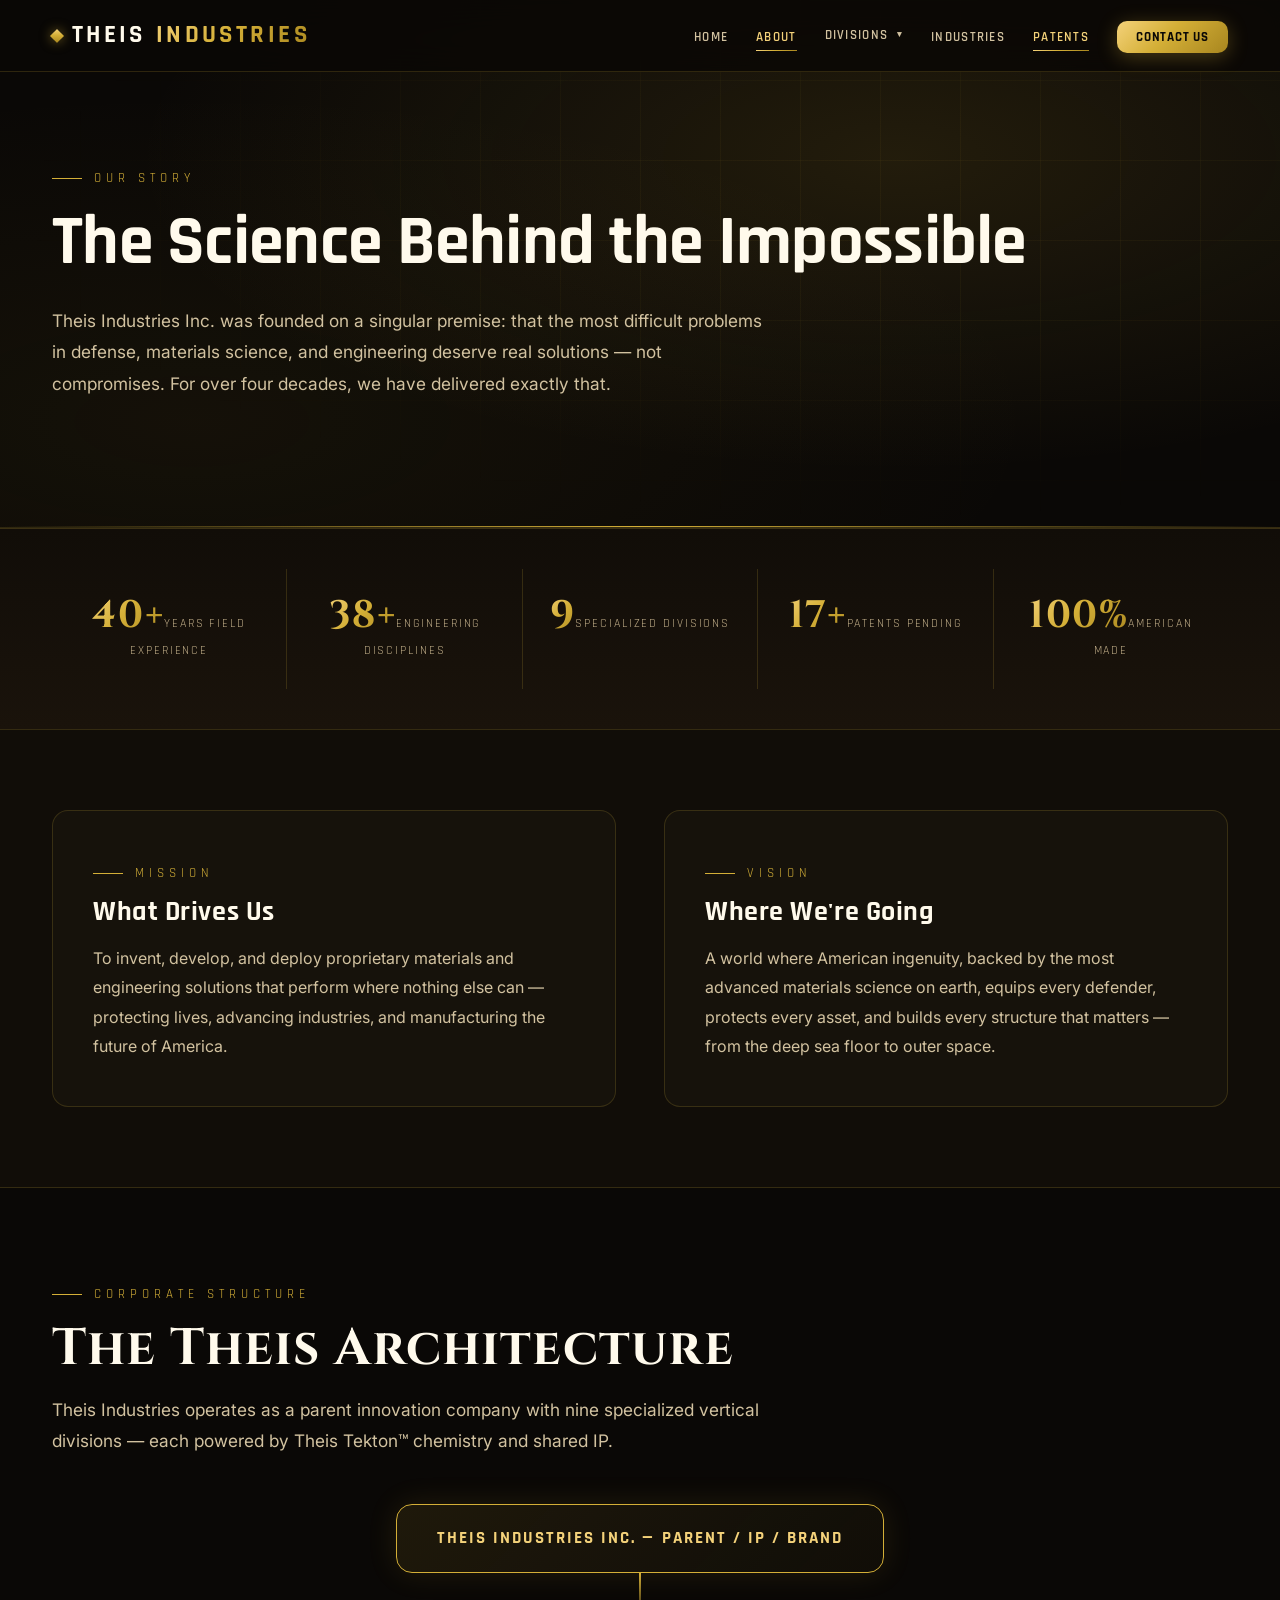
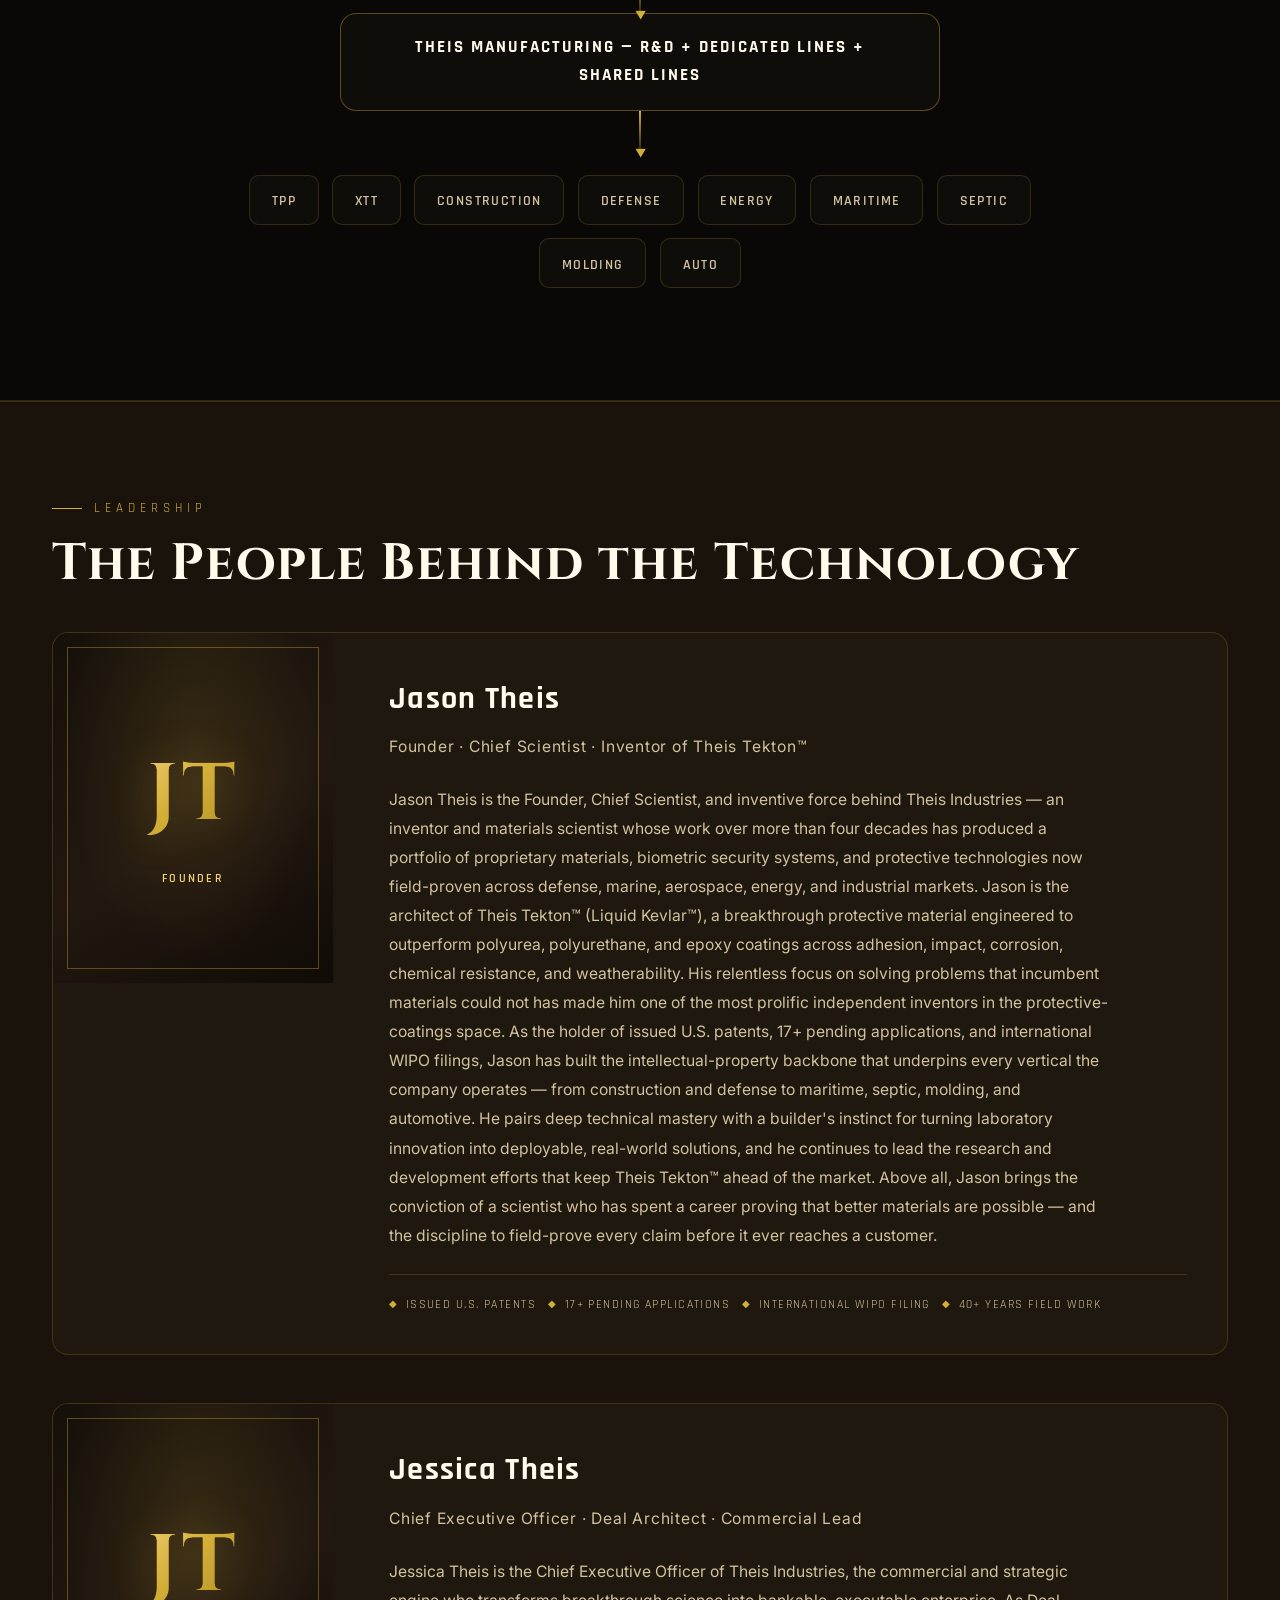
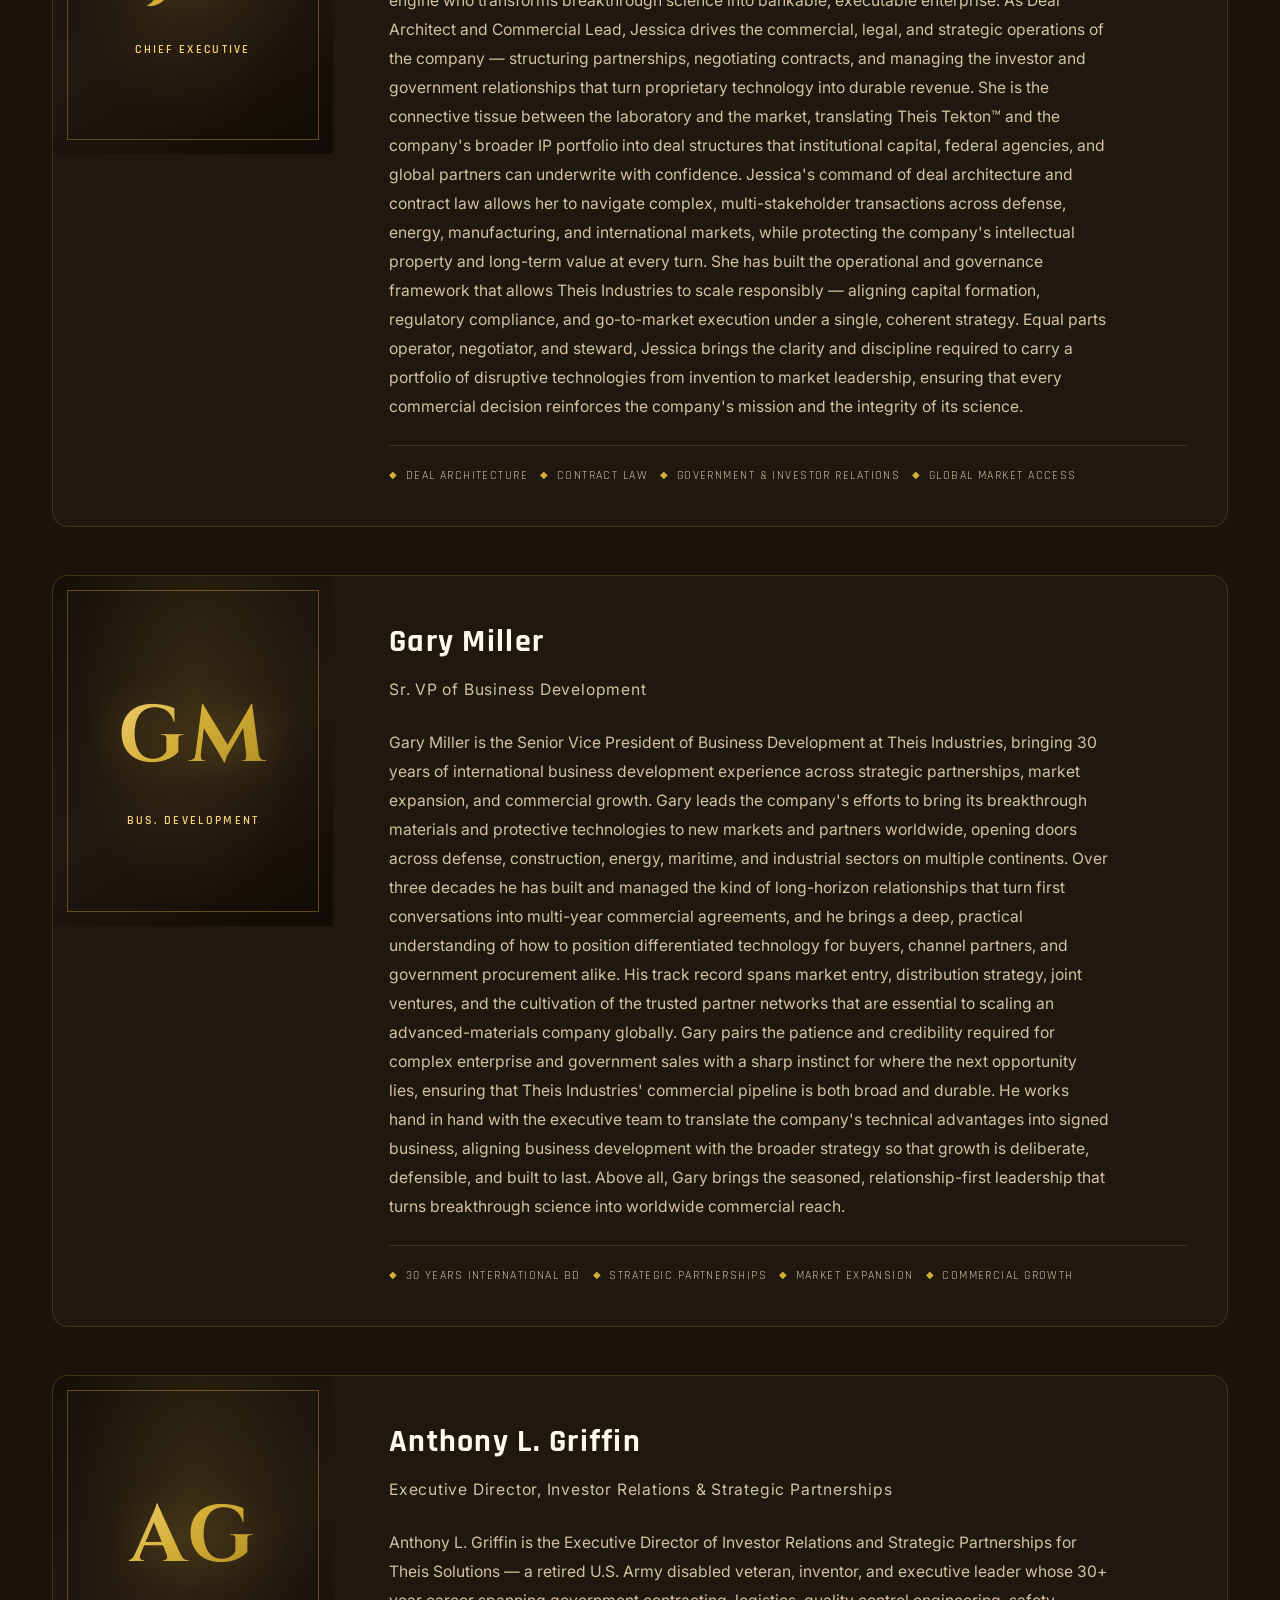
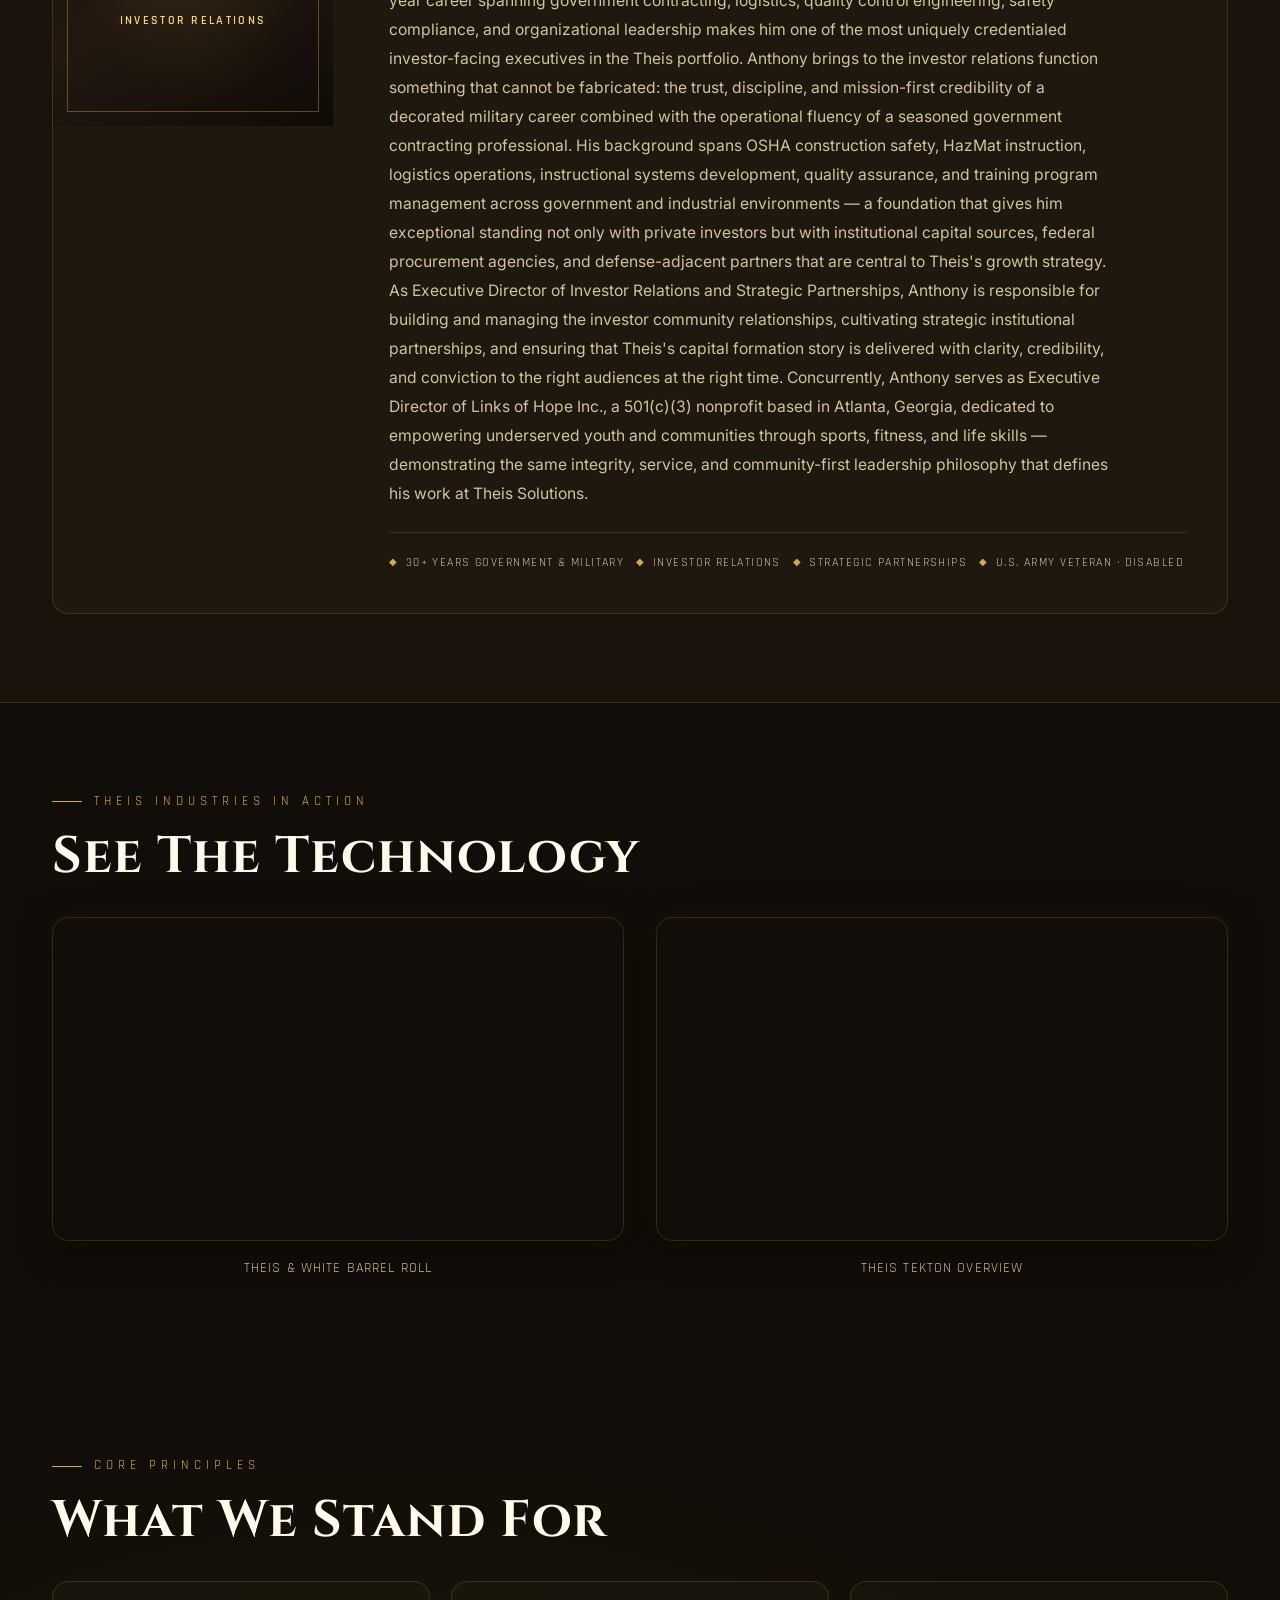
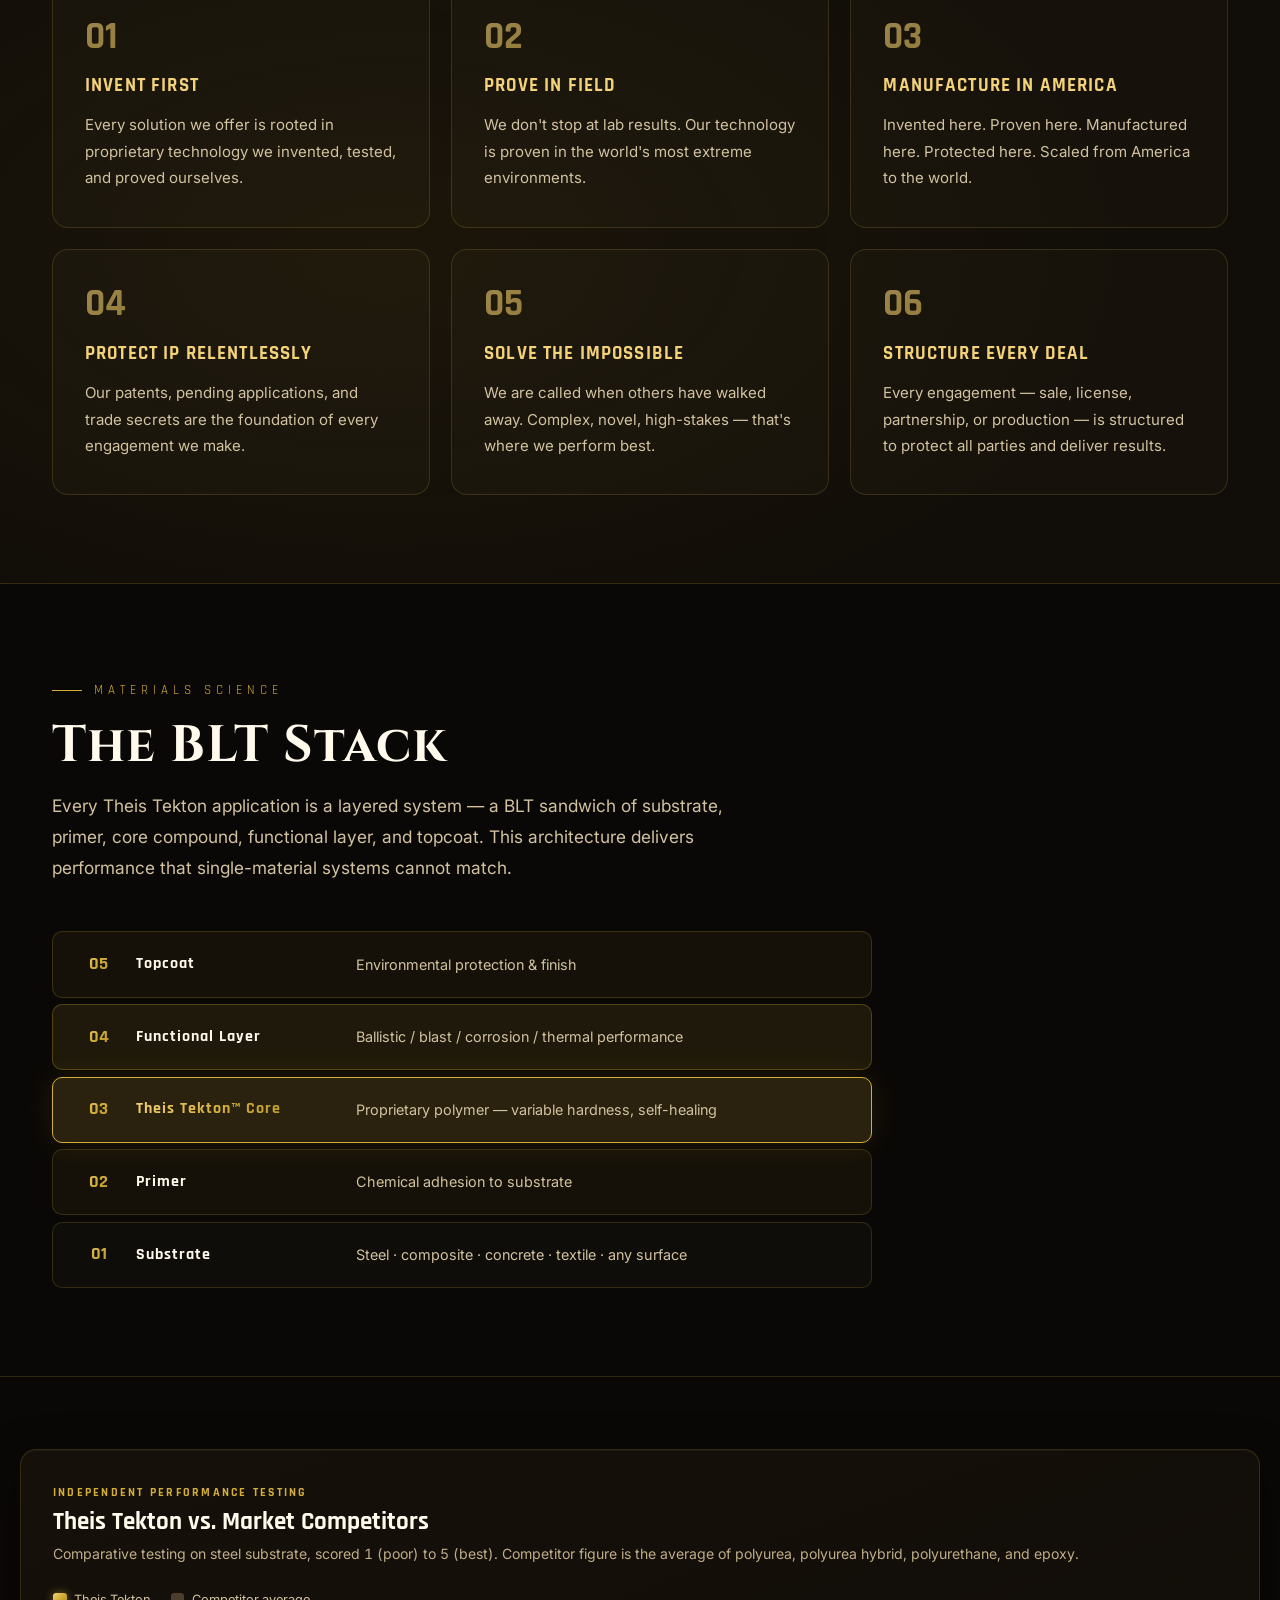
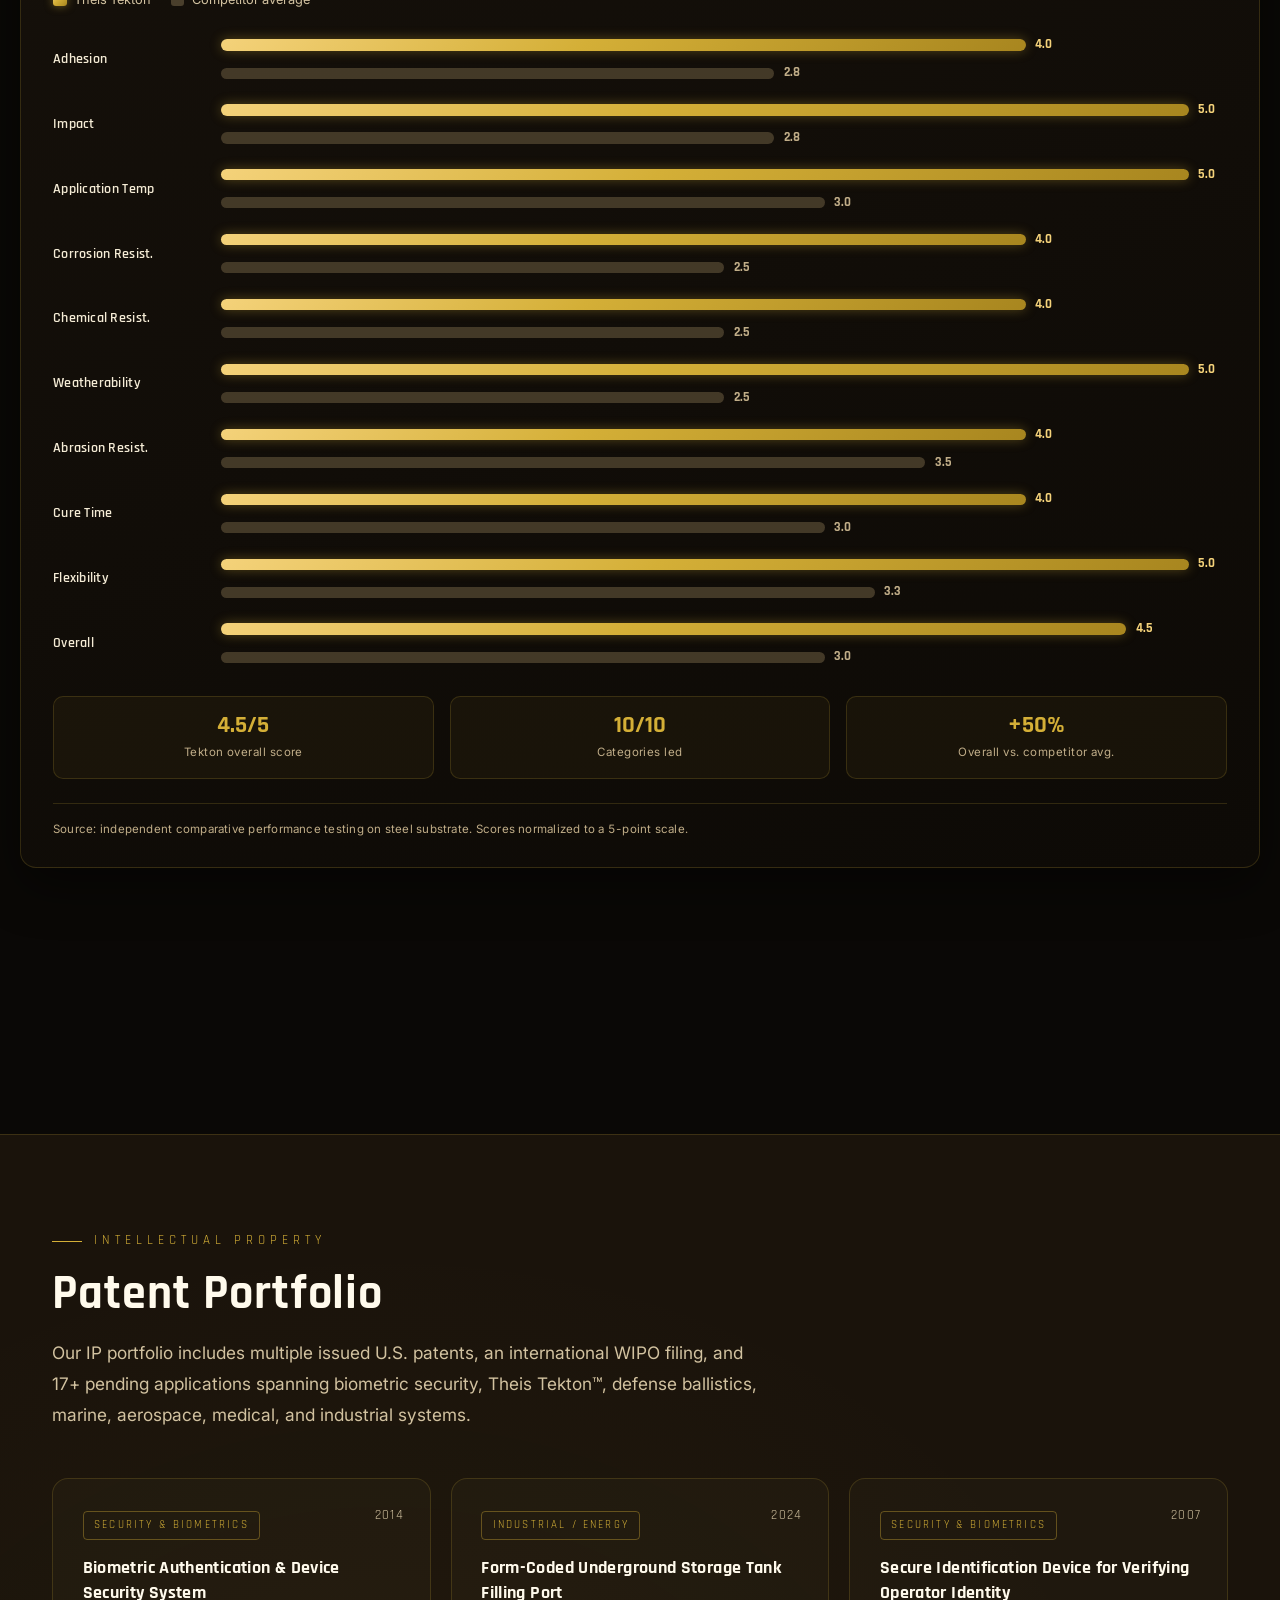
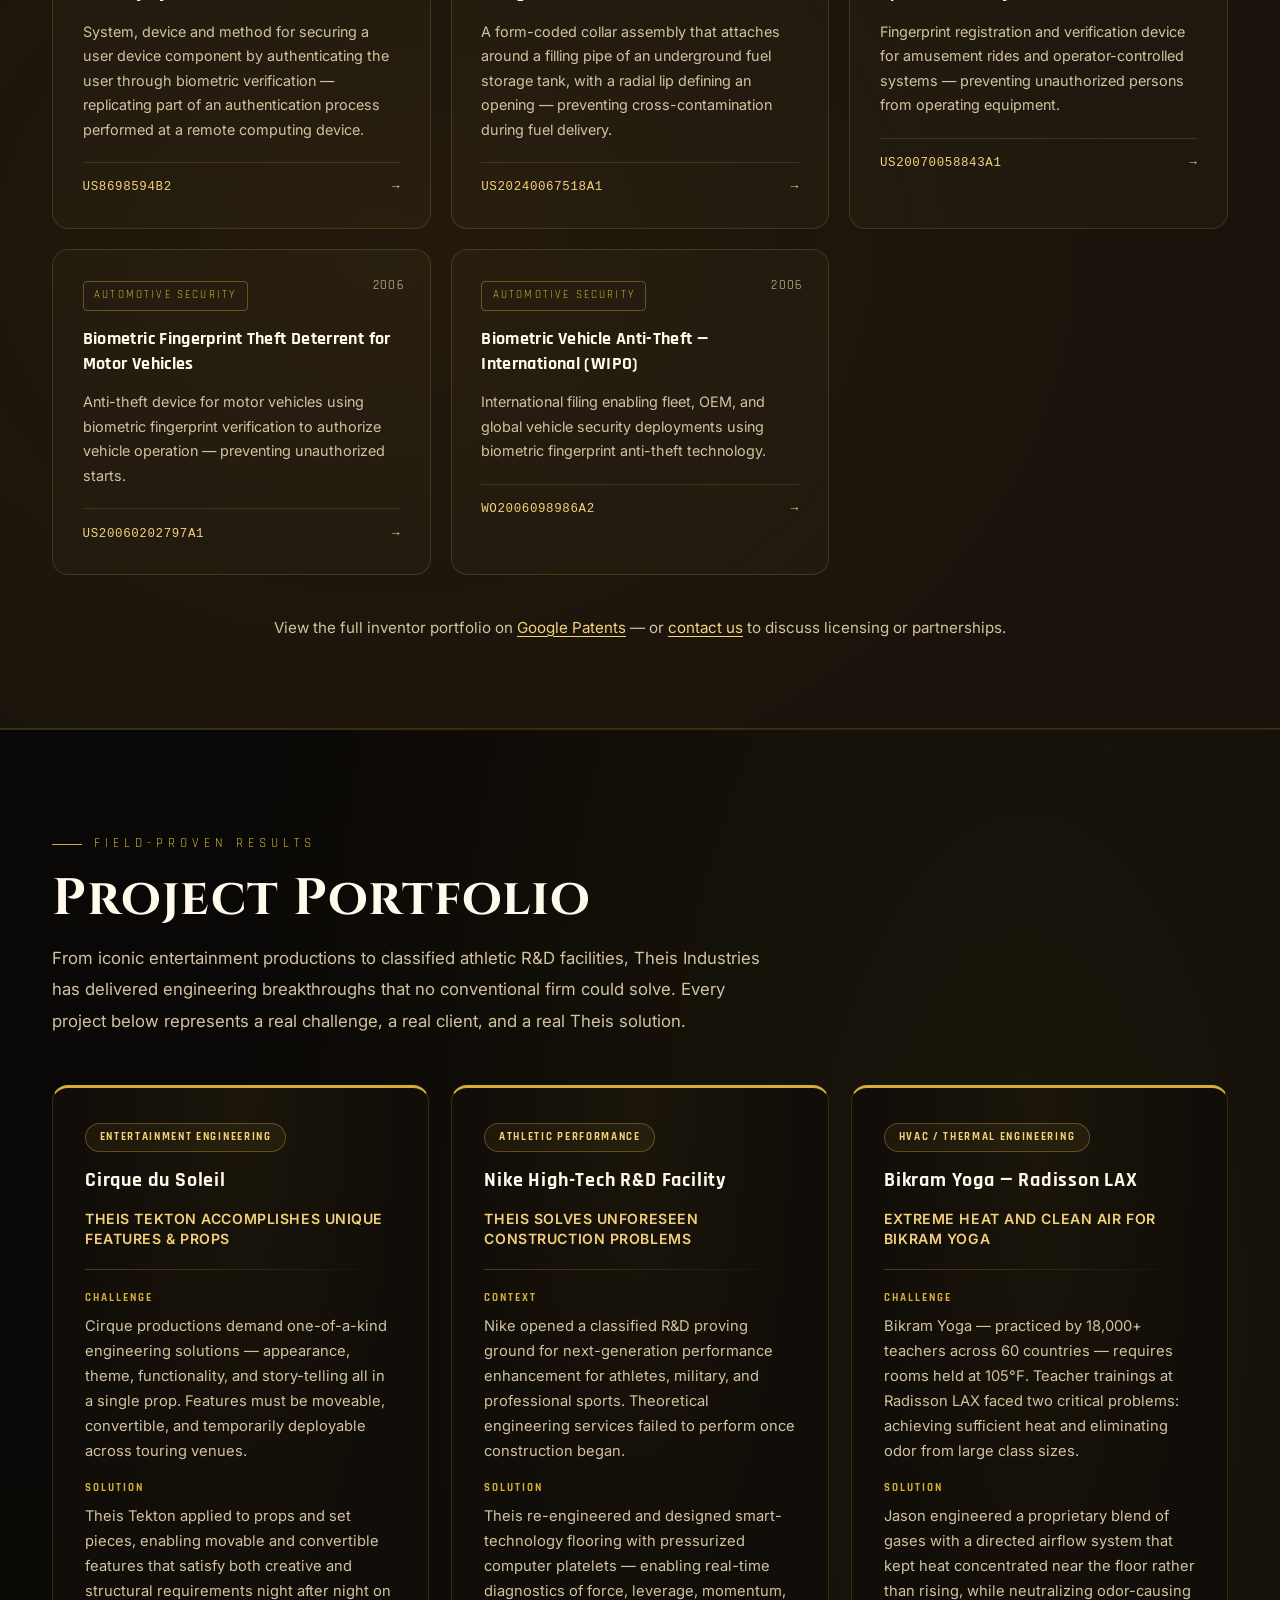
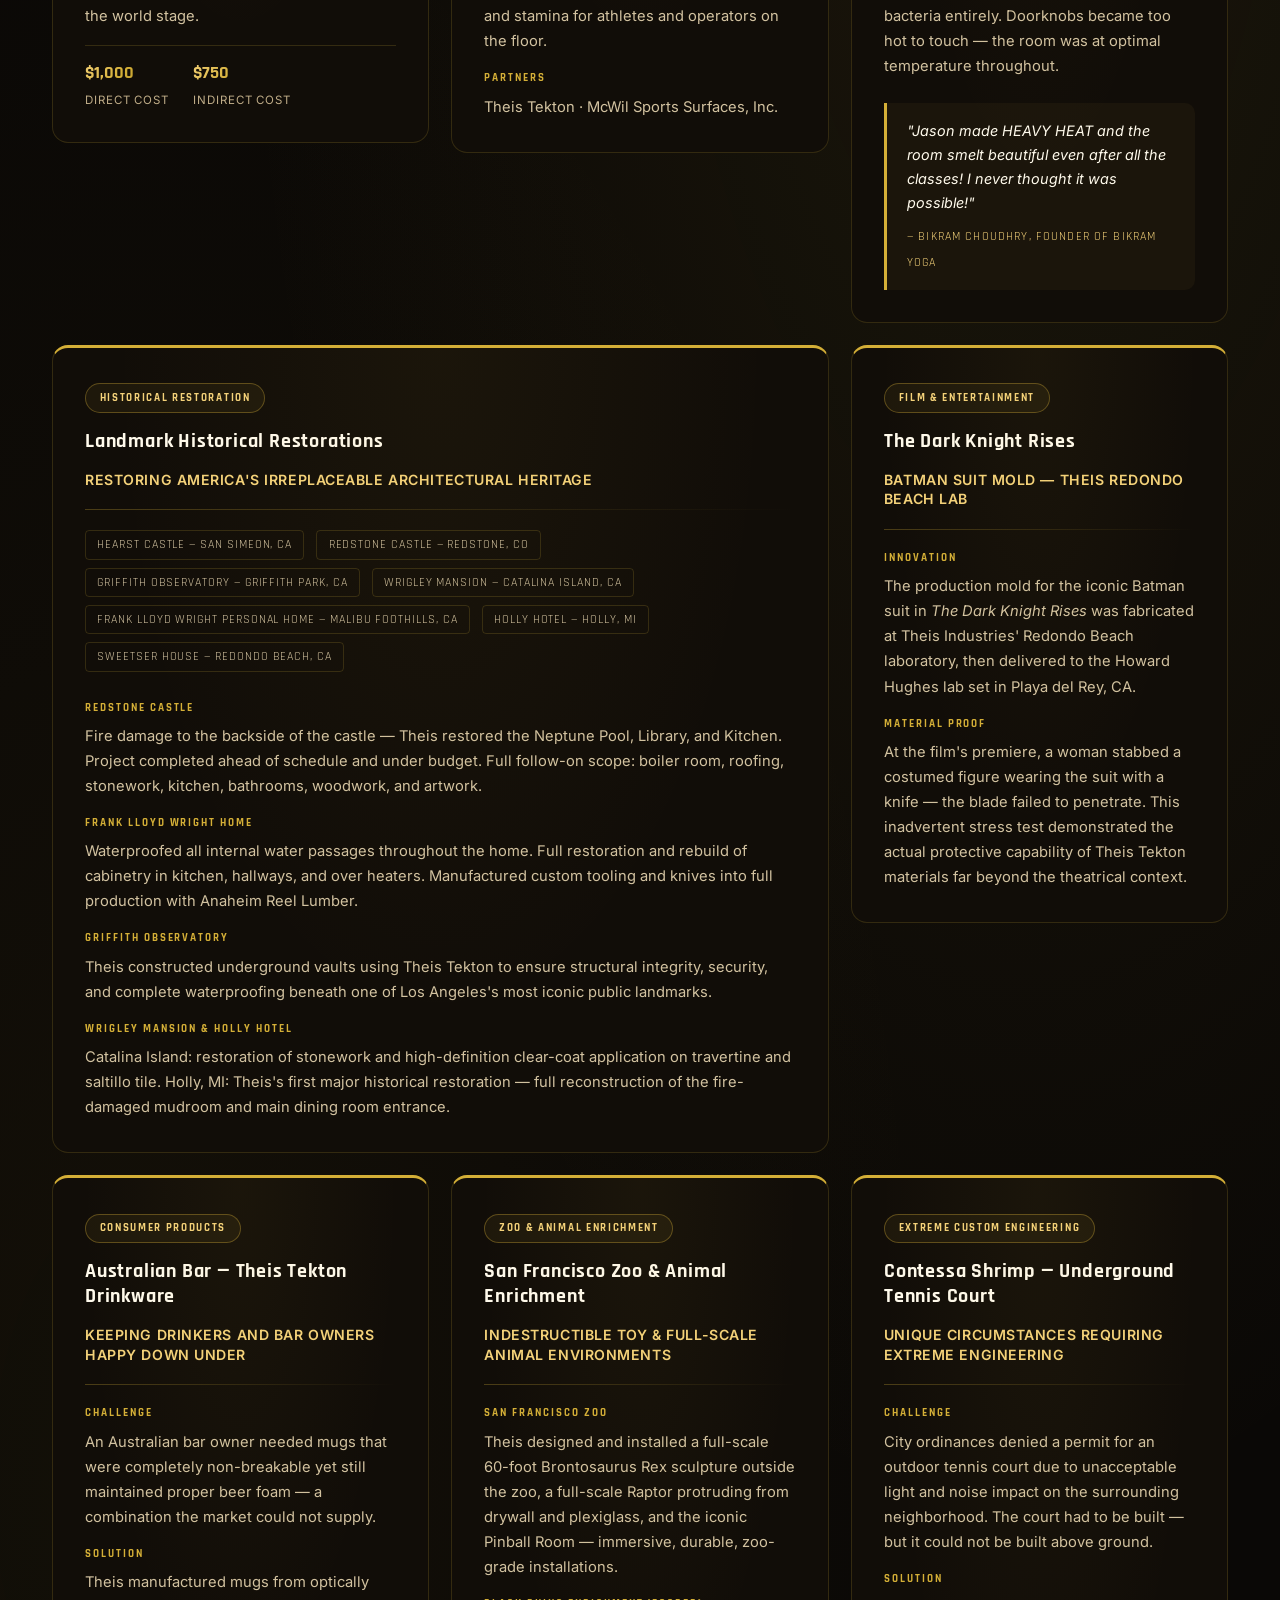
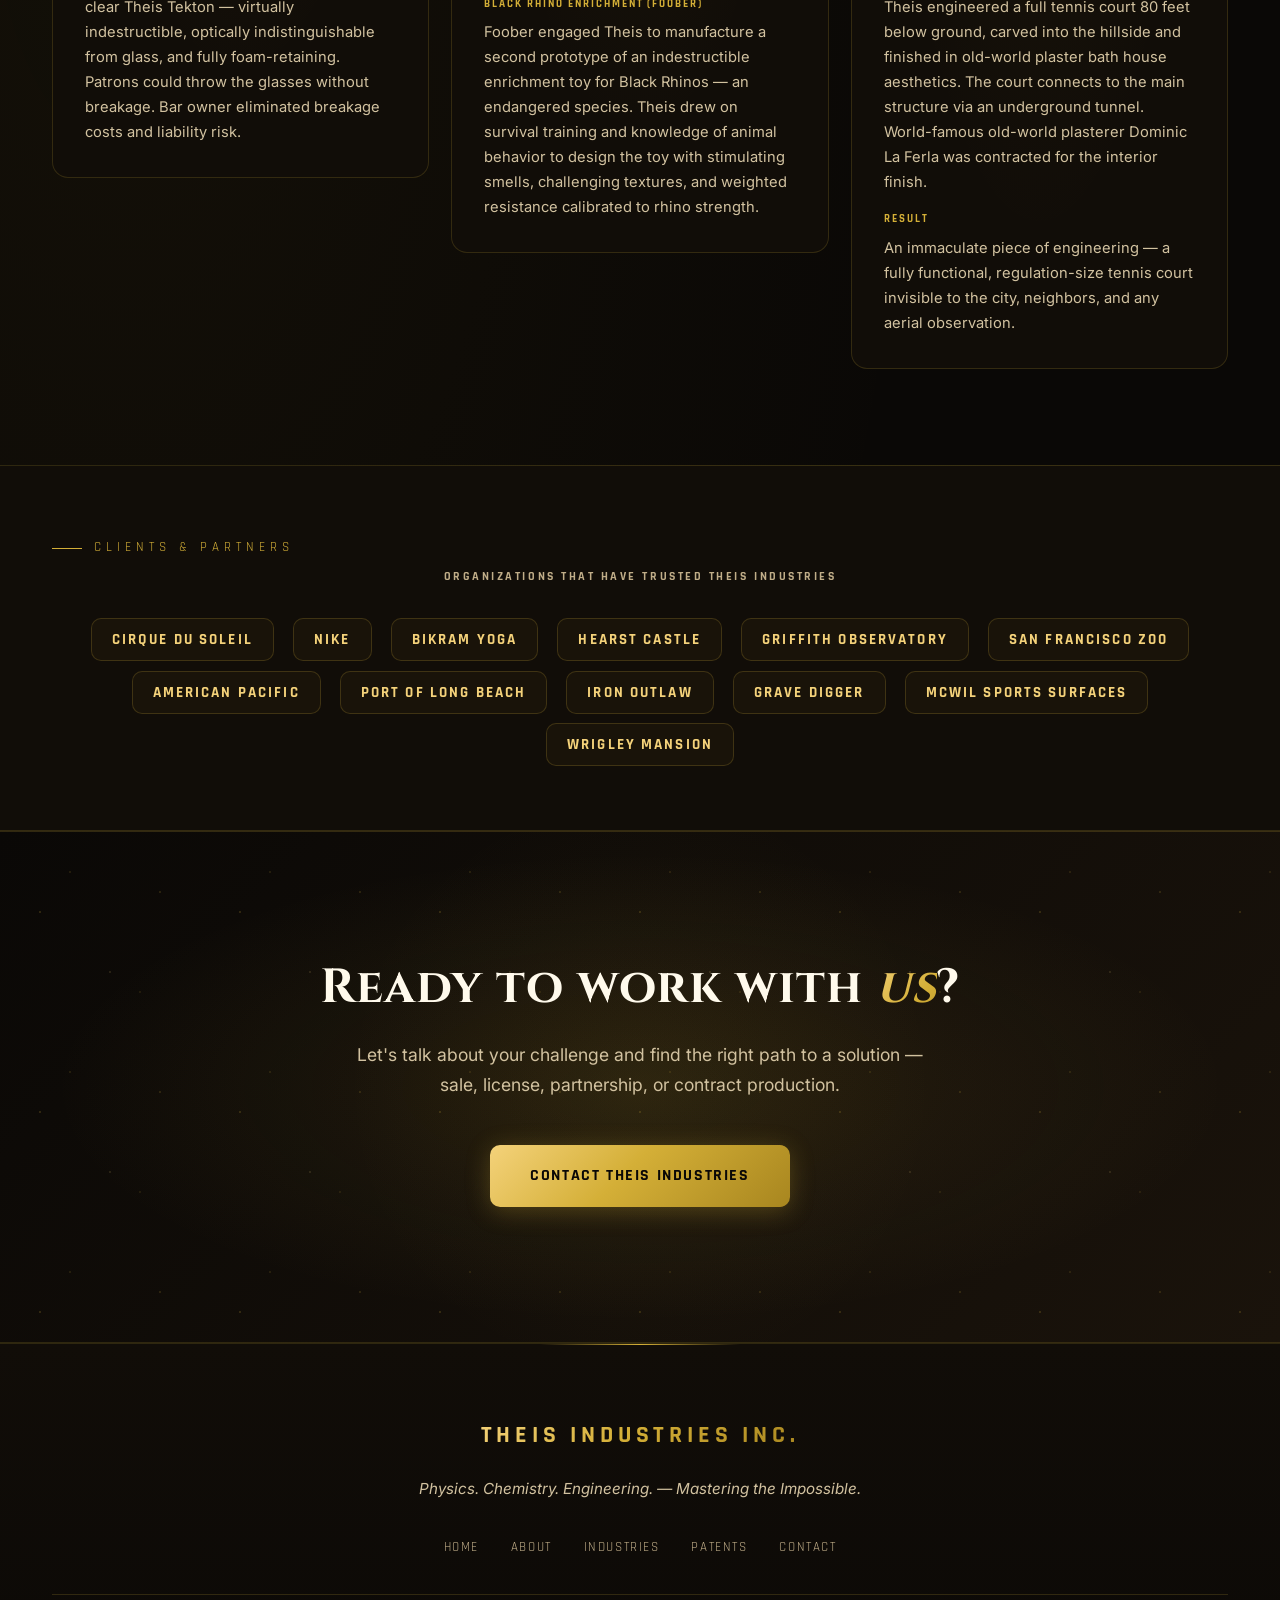
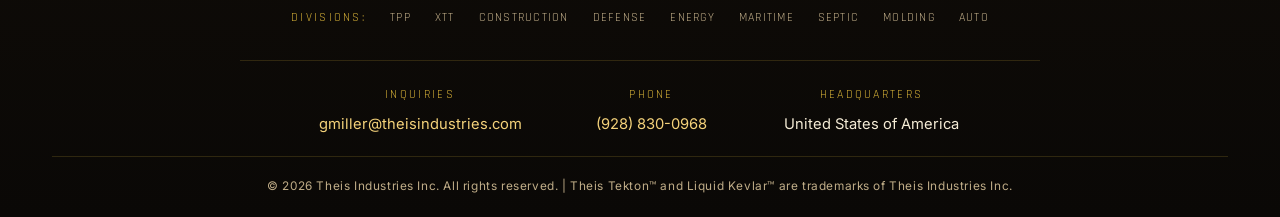
<file: about.html>
<!DOCTYPE html>
<html lang="en">
<head>
  <meta charset="UTF-8" />
  <meta name="viewport" content="width=device-width, initial-scale=1.0" />
  <title>About — Theis Industries Inc.</title>
  <link rel="stylesheet" href="style.css" />
  <meta name="description" content="About Theis Industries Inc. — the science, people, and architecture behind Theis Tekton™ (Liquid Kevlar™). Founded on proprietary materials science and field-proven across defense, aerospace, marine, energy, and industrial markets.">
  <link rel="preconnect" href="https://fonts.googleapis.com">
  <link rel="preconnect" href="https://fonts.gstatic.com" crossorigin>
  <link href="https://fonts.googleapis.com/css2?family=Cinzel:wght@500;600;700&family=Rajdhani:wght@400;500;600;700&family=Inter:wght@300;400;500;600&display=swap" rel="stylesheet">
  <script src="icons.js" defer></script>
  <script src="main.js" defer></script>
  <style>
    /* ====== PAGE-OVERLAY & CURSOR ====== */
    #page-overlay {
      position: fixed; inset: 0; z-index: 9999;
      background: var(--bg);
      pointer-events: none;
      transition: opacity .55s ease;
    }
    #page-overlay.loaded { opacity: 0; }
    #cursor-dot {
      position: fixed; top: 0; left: 0; z-index: 9998;
      width: 8px; height: 8px; border-radius: 50%;
      background: var(--accent);
      transform: translate(-50%, -50%);
      pointer-events: none;
      transition: transform .1s, opacity .2s;
      opacity: 0;
      box-shadow: 0 0 10px var(--accent);
    }

    /* ====== REVEAL ANIMATION ====== */
    .reveal {
      opacity: 0;
      transform: translateY(28px);
      transition: opacity .65s cubic-bezier(.16,1,.3,1), transform .65s cubic-bezier(.16,1,.3,1);
    }
    .reveal.visible { opacity: 1; transform: none; }

    /* ====== ABOUT HERO ====== */
    #about-hero {
      padding: 10rem 0 5rem;
      background:
        radial-gradient(ellipse at 70% 30%, rgba(212,175,55,0.12) 0%, transparent 60%),
        radial-gradient(ellipse at 15% 80%, rgba(168,134,31,0.07) 0%, transparent 55%),
        var(--bg);
      border-bottom: 1px solid var(--border);
      position: relative; overflow: hidden;
    }
    #about-hero::after {
      content: '';
      position: absolute; bottom: 0; left: 0; right: 0;
      height: 1px;
      background: linear-gradient(90deg, transparent, var(--accent), transparent);
    }
    #about-hero .hero-grid-bg {
      position: absolute; inset: 0; z-index: 0;
      background-image:
        linear-gradient(rgba(212,175,55,0.05) 1px, transparent 1px),
        linear-gradient(90deg, rgba(212,175,55,0.05) 1px, transparent 1px);
      background-size: 80px 80px;
      mask-image: radial-gradient(ellipse at 70% 40%, black 20%, transparent 70%);
      -webkit-mask-image: radial-gradient(ellipse at 70% 40%, black 20%, transparent 70%);
    }
    #about-hero .container { position: relative; z-index: 1; }
    #about-hero h1 {
      font-family: var(--font-head);
      font-size: clamp(2.6rem, 5.5vw, 4.8rem);
      font-weight: 700;
      color: var(--text-bright);
      line-height: 1.08;
      margin-bottom: 1.5rem;
      letter-spacing: -.01em;
    }

    /* ====== MISSION ====== */
    #mission {
      padding: 5rem 0;
      background: var(--bg2);
      border-bottom: 1px solid var(--border);
    }
    .mission-split {
      display: grid;
      grid-template-columns: 1fr 1fr;
      gap: 3rem;
    }
    @media(max-width: 768px) { .mission-split { grid-template-columns: 1fr; } }
    .mission-block {
      background: var(--card-bg);
      border: 1px solid var(--border);
      border-radius: var(--radius-lg);
      padding: 2.75rem 2.5rem;
      position: relative;
      overflow: hidden;
      transition: border-color .3s, box-shadow .3s;
    }
    .mission-block::before {
      content: '';
      position: absolute; top: 0; left: 0; right: 0;
      height: 2px;
      background: var(--grad-gold);
      transform: scaleX(0); transform-origin: left;
      transition: transform .4s ease;
    }
    .mission-block:hover { border-color: var(--border-strong); box-shadow: var(--shadow-gold); }
    .mission-block:hover::before { transform: scaleX(1); }
    .mission-block .section-label { margin-bottom: .75rem; }
    .mission-block h2 {
      font-family: var(--font-head);
      font-size: 1.75rem;
      color: var(--text-bright);
      margin-bottom: 1rem;
      letter-spacing: .02em;
    }
    .mission-block p { color: var(--muted-strong); line-height: 1.85; font-size: 1rem; margin: 0; }

    /* ====== ARCHITECTURE ====== */
    #architecture {
      padding: 5.5rem 0;
      background: var(--bg);
      border-bottom: 1px solid var(--border);
    }
    .arch-diagram {
      margin-top: 2.5rem;
      display: flex;
      flex-direction: column;
      align-items: center;
      gap: 0;
    }
    .arch-parent, .arch-manufacturing {
      background: var(--card-bg);
      border: 1.5px solid var(--border-strong);
      border-radius: var(--radius-lg);
      padding: 1.25rem 2.5rem;
      font-family: var(--font-head);
      font-size: 1.05rem;
      font-weight: 700;
      letter-spacing: .12em;
      text-transform: uppercase;
      text-align: center;
      color: var(--text-bright);
      min-width: 420px;
      max-width: 600px;
      position: relative;
    }
    .arch-parent {
      background: linear-gradient(135deg, rgba(212,175,55,0.10), rgba(168,134,31,0.04));
      border-color: var(--accent);
      color: var(--accent-light);
      box-shadow: 0 0 30px rgba(212,175,55,0.12);
    }
    .arch-connector-v {
      width: 2px; height: 40px;
      background: linear-gradient(180deg, var(--accent), var(--border));
      position: relative;
    }
    .arch-connector-v::after {
      content: '▼';
      position: absolute;
      bottom: -8px;
      left: 50%;
      transform: translateX(-50%);
      color: var(--accent);
      font-size: .7rem;
      line-height: 1;
    }
    .arch-spokes {
      display: flex;
      flex-wrap: wrap;
      gap: .85rem;
      justify-content: center;
      padding: 1.5rem 1rem;
      max-width: 900px;
    }
    .arch-spoke {
      background: var(--card-bg);
      border: 1px solid var(--border);
      border-radius: var(--radius);
      padding: .65rem 1.35rem;
      transition: all .25s;
    }
    .arch-spoke:hover {
      border-color: var(--accent);
      background: var(--card-bg-hover);
      transform: translateY(-2px);
      box-shadow: var(--shadow-gold);
    }
    .arch-spoke a {
      font-family: var(--font-head);
      font-size: .88rem;
      font-weight: 600;
      letter-spacing: .1em;
      text-transform: uppercase;
      color: var(--muted-strong);
      text-decoration: none;
    }
    .arch-spoke:hover a { color: var(--accent-light); }
    @media(max-width: 600px) {
      .arch-parent, .arch-manufacturing { min-width: unset; width: 100%; font-size: .9rem; padding: 1rem 1.5rem; }
    }

    /* ====== LEADERSHIP TEAM ====== */
    #team {
      padding: 5.5rem 0;
      background: var(--bg3);
      border-top: 1px solid var(--border);
      border-bottom: 1px solid var(--border);
    }
    .team-grid {
      display: flex;
      flex-direction: column;
      gap: 3rem;
      margin-top: 2.5rem;
    }
    .team-card {
      display: grid;
      grid-template-columns: 280px 1fr;
      gap: 3.5rem;
      align-items: start;
      background: var(--card-bg);
      border: 1px solid var(--border);
      border-radius: var(--radius-lg);
      overflow: hidden;
      transition: border-color .3s, box-shadow .3s;
    }
    .team-card:hover {
      border-color: var(--border-strong);
      box-shadow: 0 16px 50px rgba(0,0,0,0.4), 0 0 30px rgba(212,175,55,0.1);
    }
    @media(max-width: 860px) {
      .team-card { grid-template-columns: 1fr; }
    }
    .team-portrait {
      aspect-ratio: 4/5;
      display: flex; flex-direction: column;
      align-items: center; justify-content: center;
      gap: .5rem;
      font-family: var(--font-display);
      font-size: 5rem; font-weight: 700;
      background:
        radial-gradient(ellipse at 50% 32%, rgba(212,175,55,0.13), transparent 65%),
        linear-gradient(150deg, #15100a 0%, #221810 55%, #100b06 100%);
      position: relative;
      min-height: 240px;
    }
    .team-portrait::before {
      content: 'JT';
      background: var(--grad-gold);
      -webkit-background-clip: text; background-clip: text;
      -webkit-text-fill-color: transparent; color: transparent;
      filter: drop-shadow(0 0 20px rgba(212,175,55,0.3));
      letter-spacing: .05em;
    }
    .team-portrait-jessica::before { content: 'JT'; }
    .team-portrait-gary::before { content: 'GM'; }
    .team-portrait-anthony::before { content: 'AG'; }
    .team-portrait-sub {
      font-family: var(--font-head);
      font-size: .72rem; font-weight: 600;
      letter-spacing: .2em; text-transform: uppercase;
      color: var(--accent-light);
    }
    .team-portrait::after {
      content: '';
      position: absolute; inset: 14px;
      border: 1px solid var(--border-strong);
      pointer-events: none;
    }
    .team-info {
      padding: 2.5rem 2.5rem 2.5rem 0;
    }
    @media(max-width: 860px) { .team-info { padding: 0 2rem 2rem; } }
    .team-info h3 {
      font-family: var(--font-head);
      font-size: 2rem; font-weight: 700;
      color: var(--text-bright);
      margin-bottom: .4rem;
      letter-spacing: .04em;
    }
    .team-title {
      color: var(--accent-light);
      font-size: .95rem;
      margin-bottom: 1.25rem;
      letter-spacing: .05em;
      line-height: 1.5;
    }
    .team-info p {
      color: var(--muted-strong);
      font-size: .98rem;
      line-height: 1.85;
      margin-bottom: 1.5rem;
      max-width: 72ch;
    }
    .team-creds {
      display: flex; flex-wrap: wrap; gap: .75rem;
      padding-top: 1.25rem;
      border-top: 1px solid var(--border);
    }
    .team-creds span {
      font-family: var(--font-head);
      font-size: .75rem;
      color: var(--muted-strong);
      letter-spacing: .12em;
      text-transform: uppercase;
      display: flex; align-items: center; gap: .45rem;
    }
    .team-creds span::before { content: '◆'; color: var(--accent); font-size: .6rem; }

    /* ====== VALUES ====== */
    #values {
      padding: 5.5rem 0;
      background:
        radial-gradient(ellipse at 30% 60%, rgba(168,134,31,0.07) 0%, transparent 60%),
        var(--bg2);
      border-bottom: 1px solid var(--border);
    }
    .values-grid {
      display: grid;
      grid-template-columns: repeat(auto-fill, minmax(300px, 1fr));
      gap: 1.35rem;
      margin-top: 2rem;
    }
    .value-card {
      background: var(--card-bg);
      border: 1px solid var(--border);
      border-radius: var(--radius-lg);
      padding: 2.2rem 2rem;
      transition: all .3s ease;
      position: relative; overflow: hidden;
    }
    .value-card::after {
      content: '';
      position: absolute; top: 0; left: 0; right: 0;
      height: 2px;
      background: var(--grad-gold);
      transform: scaleX(0); transform-origin: left;
      transition: transform .4s ease;
    }
    .value-card:hover {
      border-color: var(--border-strong);
      background: var(--card-bg-hover);
      transform: translateY(-4px);
      box-shadow: var(--shadow-gold);
    }
    .value-card:hover::after { transform: scaleX(1); }
    .value-num {
      font-family: var(--font-head);
      font-size: 2.4rem; font-weight: 700;
      background: var(--grad-gold);
      -webkit-background-clip: text; background-clip: text;
      -webkit-text-fill-color: transparent; color: transparent;
      opacity: .6; line-height: 1; margin-bottom: .9rem;
    }
    .value-card h4 {
      font-family: var(--font-head);
      font-size: 1.2rem; color: var(--accent-light);
      margin-bottom: .65rem; letter-spacing: .06em;
      text-transform: uppercase;
    }
    .value-card p {
      color: var(--muted-strong);
      font-size: .94rem; line-height: 1.75;
      margin: 0; max-width: 60ch;
    }

    /* ====== BLT STACK ====== */
    #blt-stack {
      padding: 5.5rem 0;
      background: var(--bg);
      border-bottom: 1px solid var(--border);
    }
    .blt-diagram {
      margin-top: 2.5rem;
      display: flex;
      flex-direction: column;
      gap: .4rem;
      max-width: 820px;
    }
    .blt-layer {
      display: grid;
      grid-template-columns: 2.2rem 200px 1fr;
      align-items: center;
      gap: 1.25rem;
      padding: 1.1rem 1.75rem;
      border: 1px solid var(--border);
      border-radius: var(--radius);
      transition: all .25s;
    }
    .blt-layer:hover {
      border-color: var(--border-strong);
      background: var(--card-bg-hover);
    }
    .blt-top    { background: rgba(212,175,55,0.06); border-color: rgba(212,175,55,0.2); }
    .blt-func   { background: rgba(212,175,55,0.10); border-color: rgba(212,175,55,0.28); }
    .blt-core   { background: rgba(212,175,55,0.16); border-color: var(--accent); box-shadow: 0 0 30px rgba(212,175,55,0.12); }
    .blt-primer { background: rgba(212,175,55,0.06); border-color: rgba(212,175,55,0.18); }
    .blt-sub    { background: var(--card-bg); border-color: var(--border); }
    .blt-num {
      font-family: var(--font-head); font-weight: 700;
      font-size: 1.1rem;
      background: var(--grad-gold);
      -webkit-background-clip: text; background-clip: text;
      -webkit-text-fill-color: transparent; color: transparent;
      text-align: center;
    }
    .blt-name {
      font-family: var(--font-head);
      font-size: 1rem; font-weight: 700;
      color: var(--text-bright);
      letter-spacing: .06em;
    }
    .blt-core .blt-name {
      background: var(--grad-gold);
      -webkit-background-clip: text; background-clip: text;
      -webkit-text-fill-color: transparent; color: transparent;
    }
    .blt-desc { color: var(--muted-strong); font-size: .9rem; }
    @media(max-width: 640px) {
      .blt-layer { grid-template-columns: 1.8rem 1fr; gap: .75rem; }
      .blt-desc { display: none; }
    }

    /* ====== PATENTS (About) ====== */
    #patents-about {
      padding: 5.5rem 0;
      background:
        radial-gradient(ellipse at 30% 60%, rgba(168,134,31,0.06) 0%, transparent 60%),
        var(--bg3);
      border-top: 1px solid var(--border);
      border-bottom: 1px solid var(--border);
    }
    #patents-about h2 {
      font-family: var(--font-head);
      font-size: clamp(2rem, 4vw, 3rem);
      color: var(--text-bright); margin-bottom: 1rem;
    }

    /* ====== PROJECT PORTFOLIO ====== */
    #project-portfolio {
      padding: 6rem 0;
      background:
        radial-gradient(ellipse at 80% 20%, rgba(212,175,55,0.09) 0%, transparent 55%),
        radial-gradient(ellipse at 10% 80%, rgba(168,134,31,0.06) 0%, transparent 50%),
        var(--bg);
      border-top: 1px solid var(--border);
      border-bottom: 1px solid var(--border);
    }
    .portfolio-intro {
      max-width: 72ch;
      margin-bottom: 3rem;
    }
    .portfolio-intro p {
      color: var(--muted-strong);
      line-height: 1.85;
      font-size: 1.05rem;
    }
    /* Masonry-style grid */
    .portfolio-grid {
      display: grid;
      grid-template-columns: repeat(3, 1fr);
      gap: 1.4rem;
      align-items: start;
    }
    @media(max-width: 1024px) { .portfolio-grid { grid-template-columns: repeat(2, 1fr); } }
    @media(max-width: 640px)  { .portfolio-grid { grid-template-columns: 1fr; } }

    /* Span helpers */
    .cs-span-2 { grid-column: span 2; }
    @media(max-width: 1024px) { .cs-span-2 { grid-column: span 2; } }
    @media(max-width: 640px)  { .cs-span-2 { grid-column: span 1; } }

    /* Case study card */
    .cs-card {
      background: #110d08;
      border: 1px solid var(--border);
      border-top: 3px solid var(--accent);
      border-radius: var(--radius-lg);
      padding: 2.2rem 2rem 2rem;
      display: flex;
      flex-direction: column;
      gap: 1rem;
      transition: border-color .3s, box-shadow .3s, transform .3s;
      position: relative;
      overflow: hidden;
    }
    .cs-card::before {
      content: '';
      position: absolute;
      inset: 0;
      background: radial-gradient(ellipse at 50% 0%, rgba(212,175,55,0.05) 0%, transparent 60%);
      pointer-events: none;
    }
    .cs-card:hover {
      border-color: var(--accent);
      box-shadow: 0 20px 60px rgba(0,0,0,0.5), 0 0 40px rgba(212,175,55,0.12);
      transform: translateY(-5px);
    }
    .cs-badge {
      display: inline-block;
      padding: .28rem .85rem;
      border: 1px solid rgba(212,175,55,0.35);
      border-radius: 999px;
      font-family: var(--font-head);
      font-size: .7rem;
      font-weight: 700;
      letter-spacing: .15em;
      text-transform: uppercase;
      color: var(--accent-light);
      background: rgba(212,175,55,0.07);
      width: fit-content;
    }
    .cs-client {
      font-family: var(--font-head);
      font-size: 1.25rem;
      font-weight: 700;
      color: var(--text-bright);
      letter-spacing: .04em;
      line-height: 1.25;
    }
    .cs-headline {
      font-family: var(--font-sub);
      font-size: .88rem;
      font-weight: 600;
      color: var(--accent-light);
      letter-spacing: .04em;
      line-height: 1.4;
      text-transform: uppercase;
    }
    .cs-divider {
      height: 1px;
      background: linear-gradient(90deg, var(--accent), transparent);
      opacity: .3;
      margin: .25rem 0;
    }
    .cs-row {
      display: flex;
      flex-direction: column;
      gap: .4rem;
    }
    .cs-label {
      font-family: var(--font-head);
      font-size: .68rem;
      font-weight: 700;
      letter-spacing: .18em;
      text-transform: uppercase;
      color: var(--accent);
    }
    .cs-text {
      color: var(--muted-strong);
      font-size: .92rem;
      line-height: 1.7;
      margin: 0;
    }
    .cs-quote {
      margin: .5rem 0 0;
      padding: 1rem 1.25rem;
      border-left: 3px solid var(--accent);
      background: rgba(212,175,55,0.05);
      border-radius: 0 var(--radius) var(--radius) 0;
    }
    .cs-quote p {
      color: var(--text-bright);
      font-style: italic;
      font-size: .9rem;
      line-height: 1.65;
      margin: 0 0 .4rem;
    }
    .cs-quote cite {
      font-family: var(--font-head);
      font-size: .72rem;
      color: var(--accent-light);
      letter-spacing: .1em;
      text-transform: uppercase;
      font-style: normal;
    }
    .cs-metrics {
      display: flex;
      gap: 1.5rem;
      flex-wrap: wrap;
      padding-top: .75rem;
      border-top: 1px solid var(--border);
    }
    .cs-metric {
      display: flex;
      flex-direction: column;
      gap: .15rem;
    }
    .cs-metric-val {
      font-family: var(--font-head);
      font-size: 1.15rem;
      font-weight: 700;
      background: var(--grad-gold);
      -webkit-background-clip: text; background-clip: text;
      -webkit-text-fill-color: transparent; color: transparent;
    }
    .cs-metric-label {
      font-size: .72rem;
      color: var(--muted);
      letter-spacing: .08em;
      text-transform: uppercase;
    }
    /* Restoration multi-list */
    .cs-site-list {
      display: flex;
      flex-wrap: wrap;
      gap: .5rem .75rem;
      padding: 0;
      margin: 0;
      list-style: none;
    }
    .cs-site-list li {
      font-family: var(--font-head);
      font-size: .73rem;
      color: var(--muted-strong);
      letter-spacing: .08em;
      text-transform: uppercase;
      padding: .25rem .7rem;
      border: 1px solid var(--border);
      border-radius: 4px;
    }

    /* ====== CLIENTS & PARTNERS BAR ====== */
    #clients-bar {
      padding: 4rem 0;
      background: var(--bg2);
      border-bottom: 1px solid var(--border);
    }
    .clients-bar-label {
      font-family: var(--font-head);
      font-size: .72rem;
      font-weight: 700;
      letter-spacing: .22em;
      text-transform: uppercase;
      color: var(--muted);
      text-align: center;
      margin-bottom: 2rem;
    }
    .clients-marquee-track {
      display: flex;
      flex-wrap: wrap;
      justify-content: center;
      gap: .6rem 1.2rem;
    }
    .client-name {
      font-family: var(--font-head);
      font-size: .95rem;
      font-weight: 700;
      letter-spacing: .14em;
      text-transform: uppercase;
      color: var(--accent-light);
      padding: .5rem 1.25rem;
      border: 1px solid rgba(212,175,55,0.2);
      border-radius: var(--radius);
      background: rgba(212,175,55,0.04);
      transition: all .25s;
      white-space: nowrap;
    }
    .client-name:hover {
      border-color: var(--accent);
      background: rgba(212,175,55,0.10);
      color: var(--accent-light);
      box-shadow: 0 0 20px rgba(212,175,55,0.12);
      transform: translateY(-2px);
    }
    .client-sep {
      display: none;
    }

    /* ====== STATS STRIP ====== */
    #about-stats-strip {
      padding: 2.5rem 0;
      background: linear-gradient(180deg, var(--bg2), var(--bg3));
      border-top: 1px solid var(--border);
      border-bottom: 1px solid var(--border);
    }

    /* ====== DROPDOWN NAV ====== */
    .nav-dropdown { position: relative; }
    .dropdown-menu {
      display: none;
      position: absolute;
      top: 100%; left: 50%;
      transform: translateX(-50%);
      background: rgba(17,13,8,0.98);
      backdrop-filter: blur(12px);
      border: 1px solid var(--border-strong);
      border-radius: var(--radius-lg);
      padding: .75rem 0;
      min-width: 240px;
      list-style: none;
      z-index: 1000;
      box-shadow: 0 20px 50px rgba(0,0,0,0.7), 0 0 30px rgba(212,175,55,0.08);
      margin-top: 12px;
    }
    .dropdown-menu::before {
      content: '';
      position: absolute;
      top: -12px; left: 0; right: 0;
      height: 12px;
    }
    .nav-dropdown:hover .dropdown-menu,
    .nav-dropdown:focus-within .dropdown-menu,
    .nav-dropdown.open .dropdown-menu { display: block; }
    .dropdown-menu li a {
      display: block;
      padding: .6rem 1.5rem;
      color: var(--muted-strong) !important;
      font-size: .8rem !important;
      white-space: nowrap;
      transition: color .2s, background .2s;
    }
    .dropdown-menu li a:hover {
      color: var(--accent-light) !important;
      background: rgba(212,175,55,0.06);
    }
    .dropdown-menu li a::after { display: none !important; }
    .nav-dropdown-trigger { display: flex; align-items: center; gap: .35rem; cursor: pointer; }
    .dropdown-arrow { font-size: .7em; transition: transform .25s; }
    .nav-dropdown:hover .dropdown-arrow,
    .nav-dropdown.open .dropdown-arrow { transform: rotate(180deg); }
    /* Mobile: render the dropdown inline within the open hamburger menu */
    @media(max-width:900px) {
      .dropdown-menu {
        position: static; transform: none; margin-top: 0;
        min-width: 0; width: 100%;
        background: rgba(255,255,255,0.03);
        border: none; border-left: 2px solid var(--border);
        border-radius: 0; padding: 0;
        box-shadow: none;
      }
      .dropdown-menu::before { display: none; }
      .nav-dropdown.open .dropdown-menu { display: block; }
    }

    /* ====== FOOTER DIVISIONS ====== */
    .footer-divisions {
      display: flex; flex-wrap: wrap; justify-content: center;
      gap: 1rem 1.5rem; align-items: center;
      padding: .75rem 0;
      border-top: 1px solid var(--border);
      width: 100%;
    }
    .footer-div-label {
      font-family: var(--font-head);
      font-size: .72rem; color: var(--accent);
      letter-spacing: .2em; text-transform: uppercase;
    }
    .footer-divisions a {
      color: var(--muted); font-size: .78rem;
      font-family: var(--font-head); text-transform: uppercase;
      letter-spacing: .1em;
      transition: color .2s;
    }
    .footer-divisions a:hover { color: var(--accent); }
  </style>
</head>
<body>
  <div id="page-overlay"></div>
  <div id="cursor-dot"></div>

  <nav id="navbar">
    <div class="nav-inner">
      <a href="index.html" class="nav-logo">THEIS <span>INDUSTRIES</span></a>
      <ul class="nav-links" id="navLinks">
        <li><a href="index.html">Home</a></li>
        <li><a href="about.html">About</a></li>
        <li class="nav-dropdown">
          <a href="#" class="nav-dropdown-trigger">Divisions <span class="dropdown-arrow">▾</span></a>
          <ul class="dropdown-menu">
            <li><a href="tpp.html">Tekton Pole &amp; Pipe (TPP)</a></li>
            <li><a href="xtt.html">Xtreme Transport (XTT)</a></li>
            <li><a href="construction.html">Theis Construction</a></li>
            <li><a href="defense.html">Theis Defense (Alviz)</a></li>
            <li><a href="energy.html">Theis Energy</a></li>
            <li><a href="maritime.html">Theis Maritime</a></li>
            <li><a href="septic.html">Theis Septic</a></li>
            <li><a href="molding.html">Theis Molding</a></li>
            <li><a href="auto.html">Theis Auto</a></li>
          </ul>
        </li>
        <li><a href="industries.html">Industries</a></li>
        <li><a href="about.html#patents">Patents</a></li>
        <li><a href="contact.html" class="nav-cta">Contact Us</a></li>
      </ul>
      <div class="hamburger" onclick="toggleMenu()">&#9776;</div>
    </div>
  </nav>

  <!-- ABOUT HERO -->
  <section id="about-hero">
    <div class="hero-grid-bg"></div>
    <div class="container">
      <div class="section-label reveal">Our Story</div>
      <h1 class="reveal">The Science Behind the Impossible</h1>
      <p class="section-sub reveal">Theis Industries Inc. was founded on a singular premise: that the most difficult problems in defense, materials science, and engineering deserve real solutions — not compromises. For over four decades, we have delivered exactly that.</p>
    </div>
  </section>

  <!-- STATS STRIP -->
  <section id="about-stats-strip">
    <div class="container">
      <div class="stats-grid">
        <div class="stat reveal"><span class="stat-num">40+</span><span class="stat-label">Years Field Experience</span></div>
        <div class="stat reveal"><span class="stat-num">38+</span><span class="stat-label">Engineering Disciplines</span></div>
        <div class="stat reveal"><span class="stat-num">9</span><span class="stat-label">Specialized Divisions</span></div>
        <div class="stat reveal"><span class="stat-num">17+</span><span class="stat-label">Patents Pending</span></div>
        <div class="stat reveal"><span class="stat-num">100%</span><span class="stat-label">American Made</span></div>
      </div>
    </div>
  </section>

  <!-- MISSION & VISION -->
  <section id="mission">
    <div class="container">
      <div class="mission-split">
        <div class="mission-block reveal">
          <div class="section-label">Mission</div>
          <h2>What Drives Us</h2>
          <p>To invent, develop, and deploy proprietary materials and engineering solutions that perform where nothing else can — protecting lives, advancing industries, and manufacturing the future of America.</p>
        </div>
        <div class="mission-block reveal">
          <div class="section-label">Vision</div>
          <h2>Where We're Going</h2>
          <p>A world where American ingenuity, backed by the most advanced materials science on earth, equips every defender, protects every asset, and builds every structure that matters — from the deep sea floor to outer space.</p>
        </div>
      </div>
    </div>
  </section>

  <!-- ARCHITECTURE -->
  <section id="architecture">
    <div class="container">
      <div class="section-label reveal">Corporate Structure</div>
      <h2 class="reveal">The Theis Architecture</h2>
      <p class="section-sub reveal">Theis Industries operates as a parent innovation company with nine specialized vertical divisions — each powered by Theis Tekton™ chemistry and shared IP.</p>
      <div class="arch-diagram reveal">
        <div class="arch-parent">THEIS INDUSTRIES INC. — Parent / IP / Brand</div>
        <div class="arch-connector-v"></div>
        <div class="arch-manufacturing">THEIS MANUFACTURING — R&amp;D + Dedicated Lines + Shared Lines</div>
        <div class="arch-connector-v"></div>
        <div class="arch-spokes">
          <div class="arch-spoke"><a href="tpp.html">TPP</a></div>
          <div class="arch-spoke"><a href="xtt.html">XTT</a></div>
          <div class="arch-spoke"><a href="construction.html">Construction</a></div>
          <div class="arch-spoke"><a href="defense.html">Defense</a></div>
          <div class="arch-spoke"><a href="energy.html">Energy</a></div>
          <div class="arch-spoke"><a href="maritime.html">Maritime</a></div>
          <div class="arch-spoke"><a href="septic.html">Septic</a></div>
          <div class="arch-spoke"><a href="molding.html">Molding</a></div>
          <div class="arch-spoke"><a href="auto.html">Auto</a></div>
        </div>
      </div>
    </div>
  </section>

  <!-- LEADERSHIP TEAM -->
  <section id="team">
    <div class="container">
      <div class="section-label reveal">Leadership</div>
      <h2 class="reveal">The People Behind the Technology</h2>
      <div class="team-grid">
                <div class="team-card reveal">
          <div class="team-portrait" role="img" aria-label="Jason Theis"><span class="team-portrait-sub">Founder</span></div>
          <div class="team-info">
            <h3>Jason Theis</h3>
            <p class="team-title">Founder &middot; Chief Scientist &middot; Inventor of Theis Tekton&trade;</p>
            <p>Jason Theis is the Founder, Chief Scientist, and inventive force behind Theis Industries &mdash; an inventor and materials scientist whose work over more than four decades has produced a portfolio of proprietary materials, biometric security systems, and protective technologies now field-proven across defense, marine, aerospace, energy, and industrial markets. Jason is the architect of Theis Tekton&trade; (Liquid Kevlar&trade;), a breakthrough protective material engineered to outperform polyurea, polyurethane, and epoxy coatings across adhesion, impact, corrosion, chemical resistance, and weatherability. His relentless focus on solving problems that incumbent materials could not has made him one of the most prolific independent inventors in the protective-coatings space. As the holder of issued U.S. patents, 17+ pending applications, and international WIPO filings, Jason has built the intellectual-property backbone that underpins every vertical the company operates &mdash; from construction and defense to maritime, septic, molding, and automotive. He pairs deep technical mastery with a builder's instinct for turning laboratory innovation into deployable, real-world solutions, and he continues to lead the research and development efforts that keep Theis Tekton&trade; ahead of the market. Above all, Jason brings the conviction of a scientist who has spent a career proving that better materials are possible &mdash; and the discipline to field-prove every claim before it ever reaches a customer.</p>
            <div class="team-creds">
              <span>Issued U.S. Patents</span>
              <span>17+ Pending Applications</span>
              <span>International WIPO Filing</span>
              <span>40+ Years Field Work</span>
            </div>
          </div>
        </div>
        <div class="team-card reveal">
          <div class="team-portrait team-portrait-jessica" role="img" aria-label="Jessica Theis"><span class="team-portrait-sub">Chief Executive</span></div>
          <div class="team-info">
            <h3>Jessica Theis</h3>
            <p class="team-title">Chief Executive Officer &middot; Deal Architect &middot; Commercial Lead</p>
            <p>Jessica Theis is the Chief Executive Officer of Theis Industries, the commercial and strategic engine who transforms breakthrough science into bankable, executable enterprise. As Deal Architect and Commercial Lead, Jessica drives the commercial, legal, and strategic operations of the company &mdash; structuring partnerships, negotiating contracts, and managing the investor and government relationships that turn proprietary technology into durable revenue. She is the connective tissue between the laboratory and the market, translating Theis Tekton&trade; and the company's broader IP portfolio into deal structures that institutional capital, federal agencies, and global partners can underwrite with confidence. Jessica's command of deal architecture and contract law allows her to navigate complex, multi-stakeholder transactions across defense, energy, manufacturing, and international markets, while protecting the company's intellectual property and long-term value at every turn. She has built the operational and governance framework that allows Theis Industries to scale responsibly &mdash; aligning capital formation, regulatory compliance, and go-to-market execution under a single, coherent strategy. Equal parts operator, negotiator, and steward, Jessica brings the clarity and discipline required to carry a portfolio of disruptive technologies from invention to market leadership, ensuring that every commercial decision reinforces the company's mission and the integrity of its science.</p>
            <div class="team-creds">
              <span>Deal Architecture</span>
              <span>Contract Law</span>
              <span>Government &amp; Investor Relations</span>
              <span>Global Market Access</span>
            </div>
          </div>
        </div>
<div class="team-card reveal">
          <div class="team-portrait team-portrait-gary" role="img" aria-label="Gary Miller"><span class="team-portrait-sub">Bus. Development</span></div>
          <div class="team-info">
            <h3>Gary Miller</h3>
            <p class="team-title">Sr. VP of Business Development</p>
            <p>Gary Miller is the Senior Vice President of Business Development at Theis Industries, bringing 30 years of international business development experience across strategic partnerships, market expansion, and commercial growth. Gary leads the company's efforts to bring its breakthrough materials and protective technologies to new markets and partners worldwide, opening doors across defense, construction, energy, maritime, and industrial sectors on multiple continents. Over three decades he has built and managed the kind of long-horizon relationships that turn first conversations into multi-year commercial agreements, and he brings a deep, practical understanding of how to position differentiated technology for buyers, channel partners, and government procurement alike. His track record spans market entry, distribution strategy, joint ventures, and the cultivation of the trusted partner networks that are essential to scaling an advanced-materials company globally. Gary pairs the patience and credibility required for complex enterprise and government sales with a sharp instinct for where the next opportunity lies, ensuring that Theis Industries' commercial pipeline is both broad and durable. He works hand in hand with the executive team to translate the company's technical advantages into signed business, aligning business development with the broader strategy so that growth is deliberate, defensible, and built to last. Above all, Gary brings the seasoned, relationship-first leadership that turns breakthrough science into worldwide commercial reach.</p>
            <div class="team-creds">
              <span>30 Years International BD</span>
              <span>Strategic Partnerships</span>
              <span>Market Expansion</span>
              <span>Commercial Growth</span>
            </div>
          </div>
        </div>
        <div class="team-card reveal">
          <div class="team-portrait team-portrait-anthony" role="img" aria-label="Anthony L. Griffin"><span class="team-portrait-sub">Investor Relations</span></div>
          <div class="team-info">
            <h3>Anthony L. Griffin</h3>
            <p class="team-title">Executive Director, Investor Relations &amp; Strategic Partnerships</p>
            <p>Anthony L. Griffin is the Executive Director of Investor Relations and Strategic Partnerships for Theis Solutions &mdash; a retired U.S. Army disabled veteran, inventor, and executive leader whose 30+ year career spanning government contracting, logistics, quality control engineering, safety compliance, and organizational leadership makes him one of the most uniquely credentialed investor-facing executives in the Theis portfolio. Anthony brings to the investor relations function something that cannot be fabricated: the trust, discipline, and mission-first credibility of a decorated military career combined with the operational fluency of a seasoned government contracting professional. His background spans OSHA construction safety, HazMat instruction, logistics operations, instructional systems development, quality assurance, and training program management across government and industrial environments &mdash; a foundation that gives him exceptional standing not only with private investors but with institutional capital sources, federal procurement agencies, and defense-adjacent partners that are central to Theis's growth strategy. As Executive Director of Investor Relations and Strategic Partnerships, Anthony is responsible for building and managing the investor community relationships, cultivating strategic institutional partnerships, and ensuring that Theis's capital formation story is delivered with clarity, credibility, and conviction to the right audiences at the right time. Concurrently, Anthony serves as Executive Director of Links of Hope Inc., a 501(c)(3) nonprofit based in Atlanta, Georgia, dedicated to empowering underserved youth and communities through sports, fitness, and life skills &mdash; demonstrating the same integrity, service, and community-first leadership philosophy that defines his work at Theis Solutions.</p>
            <div class="team-creds">
              <span>30+ Years Government &amp; Military</span>
              <span>Investor Relations</span>
              <span>Strategic Partnerships</span>
              <span>U.S. Army Veteran &middot; Disabled</span>
            </div>
          </div>
        </div>
        
      </div>

    </div>
  </section>


  <!-- THEIS IN ACTION -->
  <section class="media-section">
    <div class="container">
      <div class="section-label">Theis Industries In Action</div>
      <h2>See The Technology</h2>
      <div class="media-grid">
        <div class="media-item">
          <div class="media-embed-wrapper">
            <iframe width="560" height="315" src="https://www.youtube.com/embed/HLAz693CirQ"
              title="Theis &amp; White Barrel Roll" frameborder="0"
              allow="accelerometer; autoplay; clipboard-write; encrypted-media; gyroscope; picture-in-picture"
              allowfullscreen loading="lazy"></iframe>
          </div>
          <p class="media-caption">Theis &amp; White Barrel Roll</p>
        </div>
        <div class="media-item">
          <div class="media-embed-wrapper">
            <iframe width="560" height="315" src="https://www.youtube.com/embed/EE-gManMPJ4"
              title="Theis Tekton Overview" frameborder="0"
              allow="accelerometer; autoplay; clipboard-write; encrypted-media; gyroscope; picture-in-picture"
              allowfullscreen loading="lazy"></iframe>
          </div>
          <p class="media-caption">Theis Tekton Overview</p>
        </div>
      </div>
    </div>
  </section>

  <!-- CORE VALUES -->
  <section id="values">
    <div class="container">
      <div class="section-label reveal">Core Principles</div>
      <h2 class="reveal">What We Stand For</h2>
      <div class="values-grid">
        <div class="value-card reveal"><div class="value-num">01</div><h4>Invent First</h4><p>Every solution we offer is rooted in proprietary technology we invented, tested, and proved ourselves.</p></div>
        <div class="value-card reveal"><div class="value-num">02</div><h4>Prove in Field</h4><p>We don't stop at lab results. Our technology is proven in the world's most extreme environments.</p></div>
        <div class="value-card reveal"><div class="value-num">03</div><h4>Manufacture in America</h4><p>Invented here. Proven here. Manufactured here. Protected here. Scaled from America to the world.</p></div>
        <div class="value-card reveal"><div class="value-num">04</div><h4>Protect IP Relentlessly</h4><p>Our patents, pending applications, and trade secrets are the foundation of every engagement we make.</p></div>
        <div class="value-card reveal"><div class="value-num">05</div><h4>Solve the Impossible</h4><p>We are called when others have walked away. Complex, novel, high-stakes — that's where we perform best.</p></div>
        <div class="value-card reveal"><div class="value-num">06</div><h4>Structure Every Deal</h4><p>Every engagement — sale, license, partnership, or production — is structured to protect all parties and deliver results.</p></div>
      </div>
    </div>
  </section>

  <!-- BLT STACK -->
  <section id="blt-stack">
    <div class="container">
      <div class="section-label reveal">Materials Science</div>
      <h2 class="reveal">The BLT Stack</h2>
      <p class="section-sub reveal">Every Theis Tekton application is a layered system — a BLT sandwich of substrate, primer, core compound, functional layer, and topcoat. This architecture delivers performance that single-material systems cannot match.</p>
      <div class="blt-diagram reveal">
        <div class="blt-layer blt-top"><span class="blt-num">05</span><span class="blt-name">Topcoat</span><span class="blt-desc">Environmental protection &amp; finish</span></div>
        <div class="blt-layer blt-func"><span class="blt-num">04</span><span class="blt-name">Functional Layer</span><span class="blt-desc">Ballistic / blast / corrosion / thermal performance</span></div>
        <div class="blt-layer blt-core"><span class="blt-num">03</span><span class="blt-name">Theis Tekton™ Core</span><span class="blt-desc">Proprietary polymer — variable hardness, self-healing</span></div>
        <div class="blt-layer blt-primer"><span class="blt-num">02</span><span class="blt-name">Primer</span><span class="blt-desc">Chemical adhesion to substrate</span></div>
        <div class="blt-layer blt-sub"><span class="blt-num">01</span><span class="blt-name">Substrate</span><span class="blt-desc">Steel · composite · concrete · textile · any surface</span></div>
      </div>
    </div>
  </section>

  <!-- TEKTON PERFORMANCE CHART -->
  <div class="container" style="padding:2rem 0;">
    <div class="theis-chart reveal" role="img" aria-label="Theis Tekton outperforms polyurea, polyurea hybrid, polyurethane, and epoxy coatings across ten performance categories on steel, scoring 4.5 out of 5 overall versus a competitor average of 3.0.">
      <p class="theis-chart__eyebrow">Independent Performance Testing</p>
      <h3 class="theis-chart__title">Theis Tekton vs. Market Competitors</h3>
      <p class="theis-chart__sub">Comparative testing on steel substrate, scored 1 (poor) to 5 (best). Competitor figure is the average of polyurea, polyurea hybrid, polyurethane, and epoxy.</p>
      <div class="theis-chart__legend">
        <span class="theis-chart__legend-item"><span class="theis-chart__swatch theis-chart__swatch--tekton"></span> Theis Tekton</span>
        <span class="theis-chart__legend-item"><span class="theis-chart__swatch theis-chart__swatch--comp"></span> Competitor average</span>
      </div>
      <div class="theis-chart__rows">
        <div class="theis-chart__row"><span class="theis-chart__label">Adhesion</span><div class="theis-chart__track"><div class="theis-chart__bar-wrap"><div class="theis-chart__bar theis-chart__bar--tekton" style="--val:80%;"></div><span class="theis-chart__val">4.0</span></div><div class="theis-chart__bar-wrap"><div class="theis-chart__bar theis-chart__bar--comp" style="--val:55%;"></div><span class="theis-chart__val theis-chart__val--comp">2.8</span></div></div></div>
        <div class="theis-chart__row"><span class="theis-chart__label">Impact</span><div class="theis-chart__track"><div class="theis-chart__bar-wrap"><div class="theis-chart__bar theis-chart__bar--tekton" style="--val:100%;"></div><span class="theis-chart__val">5.0</span></div><div class="theis-chart__bar-wrap"><div class="theis-chart__bar theis-chart__bar--comp" style="--val:55%;"></div><span class="theis-chart__val theis-chart__val--comp">2.8</span></div></div></div>
        <div class="theis-chart__row"><span class="theis-chart__label">Application Temp</span><div class="theis-chart__track"><div class="theis-chart__bar-wrap"><div class="theis-chart__bar theis-chart__bar--tekton" style="--val:100%;"></div><span class="theis-chart__val">5.0</span></div><div class="theis-chart__bar-wrap"><div class="theis-chart__bar theis-chart__bar--comp" style="--val:60%;"></div><span class="theis-chart__val theis-chart__val--comp">3.0</span></div></div></div>
        <div class="theis-chart__row"><span class="theis-chart__label">Corrosion Resist.</span><div class="theis-chart__track"><div class="theis-chart__bar-wrap"><div class="theis-chart__bar theis-chart__bar--tekton" style="--val:80%;"></div><span class="theis-chart__val">4.0</span></div><div class="theis-chart__bar-wrap"><div class="theis-chart__bar theis-chart__bar--comp" style="--val:50%;"></div><span class="theis-chart__val theis-chart__val--comp">2.5</span></div></div></div>
        <div class="theis-chart__row"><span class="theis-chart__label">Chemical Resist.</span><div class="theis-chart__track"><div class="theis-chart__bar-wrap"><div class="theis-chart__bar theis-chart__bar--tekton" style="--val:80%;"></div><span class="theis-chart__val">4.0</span></div><div class="theis-chart__bar-wrap"><div class="theis-chart__bar theis-chart__bar--comp" style="--val:50%;"></div><span class="theis-chart__val theis-chart__val--comp">2.5</span></div></div></div>
        <div class="theis-chart__row"><span class="theis-chart__label">Weatherability</span><div class="theis-chart__track"><div class="theis-chart__bar-wrap"><div class="theis-chart__bar theis-chart__bar--tekton" style="--val:100%;"></div><span class="theis-chart__val">5.0</span></div><div class="theis-chart__bar-wrap"><div class="theis-chart__bar theis-chart__bar--comp" style="--val:50%;"></div><span class="theis-chart__val theis-chart__val--comp">2.5</span></div></div></div>
        <div class="theis-chart__row"><span class="theis-chart__label">Abrasion Resist.</span><div class="theis-chart__track"><div class="theis-chart__bar-wrap"><div class="theis-chart__bar theis-chart__bar--tekton" style="--val:80%;"></div><span class="theis-chart__val">4.0</span></div><div class="theis-chart__bar-wrap"><div class="theis-chart__bar theis-chart__bar--comp" style="--val:70%;"></div><span class="theis-chart__val theis-chart__val--comp">3.5</span></div></div></div>
        <div class="theis-chart__row"><span class="theis-chart__label">Cure Time</span><div class="theis-chart__track"><div class="theis-chart__bar-wrap"><div class="theis-chart__bar theis-chart__bar--tekton" style="--val:80%;"></div><span class="theis-chart__val">4.0</span></div><div class="theis-chart__bar-wrap"><div class="theis-chart__bar theis-chart__bar--comp" style="--val:60%;"></div><span class="theis-chart__val theis-chart__val--comp">3.0</span></div></div></div>
        <div class="theis-chart__row"><span class="theis-chart__label">Flexibility</span><div class="theis-chart__track"><div class="theis-chart__bar-wrap"><div class="theis-chart__bar theis-chart__bar--tekton" style="--val:100%;"></div><span class="theis-chart__val">5.0</span></div><div class="theis-chart__bar-wrap"><div class="theis-chart__bar theis-chart__bar--comp" style="--val:65%;"></div><span class="theis-chart__val theis-chart__val--comp">3.3</span></div></div></div>
        <div class="theis-chart__row"><span class="theis-chart__label">Overall</span><div class="theis-chart__track"><div class="theis-chart__bar-wrap"><div class="theis-chart__bar theis-chart__bar--tekton" style="--val:90%;"></div><span class="theis-chart__val">4.5</span></div><div class="theis-chart__bar-wrap"><div class="theis-chart__bar theis-chart__bar--comp" style="--val:60%;"></div><span class="theis-chart__val theis-chart__val--comp">3.0</span></div></div></div>
      </div>
      <div class="theis-chart__callouts">
        <div class="theis-chart__callout"><span class="theis-chart__callout-val">4.5/5</span><span class="theis-chart__callout-label">Tekton overall score</span></div>
        <div class="theis-chart__callout"><span class="theis-chart__callout-val">10/10</span><span class="theis-chart__callout-label">Categories led</span></div>
        <div class="theis-chart__callout"><span class="theis-chart__callout-val">+50%</span><span class="theis-chart__callout-label">Overall vs. competitor avg.</span></div>
      </div>
      <p class="theis-chart__footnote">Source: independent comparative performance testing on steel substrate. Scores normalized to a 5-point scale.</p>
    </div>
  </div>

  <!-- PATENTS — id="patents" anchor for about.html#patents nav link -->
  <span id="patents" style="display:block;height:0;visibility:hidden;"></span>
  <section id="patents-about" style="scroll-margin-top: 80px;">
    <div class="container">
      <div class="section-label reveal">Intellectual Property</div>
      <h2 class="reveal">Patent Portfolio</h2>
      <p class="section-sub reveal">Our IP portfolio includes multiple issued U.S. patents, an international WIPO filing, and 17+ pending applications spanning biometric security, Theis Tekton™, defense ballistics, marine, aerospace, medical, and industrial systems.</p>
      <div id="patents-grid-about" class="patents-grid reveal">
        <!-- Patents injected by main.js -->
      </div>
      <p class="patents-foot reveal">View the full inventor portfolio on <a href="https://patents.google.com/?inventor=Jason+Theis" target="_blank" rel="noopener">Google Patents</a> — or <a href="contact.html">contact us</a> to discuss licensing or partnerships.</p>
    </div>
  </section>

  <!-- PROJECT PORTFOLIO -->
  <section id="project-portfolio">
    <div class="container">
      <div class="section-label reveal">Field-Proven Results</div>
      <h2 class="reveal">Project Portfolio</h2>
      <div class="portfolio-intro reveal">
        <p>From iconic entertainment productions to classified athletic R&D facilities, Theis Industries has delivered engineering breakthroughs that no conventional firm could solve. Every project below represents a real challenge, a real client, and a real Theis solution.</p>
      </div>

      <div class="portfolio-grid">

        <!-- CARD 1: Cirque du Soleil -->
        <div class="cs-card reveal">
          <span class="cs-badge">Entertainment Engineering</span>
          <div class="cs-client">Cirque du Soleil</div>
          <div class="cs-headline">Theis Tekton Accomplishes Unique Features &amp; Props</div>
          <div class="cs-divider"></div>
          <div class="cs-row">
            <span class="cs-label">Challenge</span>
            <p class="cs-text">Cirque productions demand one-of-a-kind engineering solutions — appearance, theme, functionality, and story-telling all in a single prop. Features must be moveable, convertible, and temporarily deployable across touring venues.</p>
          </div>
          <div class="cs-row">
            <span class="cs-label">Solution</span>
            <p class="cs-text">Theis Tekton applied to props and set pieces, enabling movable and convertible features that satisfy both creative and structural requirements night after night on the world stage.</p>
          </div>
          <div class="cs-metrics">
            <div class="cs-metric"><span class="cs-metric-val">$1,000</span><span class="cs-metric-label">Direct Cost</span></div>
            <div class="cs-metric"><span class="cs-metric-val">$750</span><span class="cs-metric-label">Indirect Cost</span></div>
          </div>
        </div>

        <!-- CARD 2: Nike High Tech Facility -->
        <div class="cs-card reveal">
          <span class="cs-badge">Athletic Performance</span>
          <div class="cs-client">Nike High-Tech R&amp;D Facility</div>
          <div class="cs-headline">Theis Solves Unforeseen Construction Problems</div>
          <div class="cs-divider"></div>
          <div class="cs-row">
            <span class="cs-label">Context</span>
            <p class="cs-text">Nike opened a classified R&D proving ground for next-generation performance enhancement for athletes, military, and professional sports. Theoretical engineering services failed to perform once construction began.</p>
          </div>
          <div class="cs-row">
            <span class="cs-label">Solution</span>
            <p class="cs-text">Theis re-engineered and designed smart-technology flooring with pressurized computer platelets — enabling real-time diagnostics of force, leverage, momentum, and stamina for athletes and operators on the floor.</p>
          </div>
          <div class="cs-row">
            <span class="cs-label">Partners</span>
            <p class="cs-text">Theis Tekton · McWil Sports Surfaces, Inc.</p>
          </div>
        </div>

        <!-- CARD 3: Bikram Yoga -->
        <div class="cs-card reveal">
          <span class="cs-badge">HVAC / Thermal Engineering</span>
          <div class="cs-client">Bikram Yoga — Radisson LAX</div>
          <div class="cs-headline">Extreme Heat and Clean Air for Bikram Yoga</div>
          <div class="cs-divider"></div>
          <div class="cs-row">
            <span class="cs-label">Challenge</span>
            <p class="cs-text">Bikram Yoga — practiced by 18,000+ teachers across 60 countries — requires rooms held at 105°F. Teacher trainings at Radisson LAX faced two critical problems: achieving sufficient heat and eliminating odor from large class sizes.</p>
          </div>
          <div class="cs-row">
            <span class="cs-label">Solution</span>
            <p class="cs-text">Jason engineered a proprietary blend of gases with a directed airflow system that kept heat concentrated near the floor rather than rising, while neutralizing odor-causing bacteria entirely. Doorknobs became too hot to touch — the room was at optimal temperature throughout.</p>
          </div>
          <div class="cs-quote">
            <p>"Jason made HEAVY HEAT and the room smelt beautiful even after all the classes! I never thought it was possible!"</p>
            <cite>— Bikram Choudhry, Founder of Bikram Yoga</cite>
          </div>
        </div>

        <!-- CARD 4: Historical Restoration (spans 2 cols) -->
        <div class="cs-card cs-span-2 reveal">
          <span class="cs-badge">Historical Restoration</span>
          <div class="cs-client">Landmark Historical Restorations</div>
          <div class="cs-headline">Restoring America's Irreplaceable Architectural Heritage</div>
          <div class="cs-divider"></div>
          <ul class="cs-site-list" style="margin-bottom:.75rem;">
            <li>Hearst Castle — San Simeon, CA</li>
            <li>Redstone Castle — Redstone, CO</li>
            <li>Griffith Observatory — Griffith Park, CA</li>
            <li>Wrigley Mansion — Catalina Island, CA</li>
            <li>Frank Lloyd Wright Personal Home — Malibu Foothills, CA</li>
            <li>Holly Hotel — Holly, MI</li>
            <li>Sweetser House — Redondo Beach, CA</li>
          </ul>
          <div class="cs-row">
            <span class="cs-label">Redstone Castle</span>
            <p class="cs-text">Fire damage to the backside of the castle — Theis restored the Neptune Pool, Library, and Kitchen. Project completed ahead of schedule and under budget. Full follow-on scope: boiler room, roofing, stonework, kitchen, bathrooms, woodwork, and artwork.</p>
          </div>
          <div class="cs-row">
            <span class="cs-label">Frank Lloyd Wright Home</span>
            <p class="cs-text">Waterproofed all internal water passages throughout the home. Full restoration and rebuild of cabinetry in kitchen, hallways, and over heaters. Manufactured custom tooling and knives into full production with Anaheim Reel Lumber.</p>
          </div>
          <div class="cs-row">
            <span class="cs-label">Griffith Observatory</span>
            <p class="cs-text">Theis constructed underground vaults using Theis Tekton to ensure structural integrity, security, and complete waterproofing beneath one of Los Angeles's most iconic public landmarks.</p>
          </div>
          <div class="cs-row">
            <span class="cs-label">Wrigley Mansion &amp; Holly Hotel</span>
            <p class="cs-text">Catalina Island: restoration of stonework and high-definition clear-coat application on travertine and saltillo tile. Holly, MI: Theis's first major historical restoration — full reconstruction of the fire-damaged mudroom and main dining room entrance.</p>
          </div>
        </div>

        <!-- CARD 5: Batman Dark Knight Rises -->
        <div class="cs-card reveal">
          <span class="cs-badge">Film &amp; Entertainment</span>
          <div class="cs-client">The Dark Knight Rises</div>
          <div class="cs-headline">Batman Suit Mold — Theis Redondo Beach Lab</div>
          <div class="cs-divider"></div>
          <div class="cs-row">
            <span class="cs-label">Innovation</span>
            <p class="cs-text">The production mold for the iconic Batman suit in <em>The Dark Knight Rises</em> was fabricated at Theis Industries' Redondo Beach laboratory, then delivered to the Howard Hughes lab set in Playa del Rey, CA.</p>
          </div>
          <div class="cs-row">
            <span class="cs-label">Material Proof</span>
            <p class="cs-text">At the film's premiere, a woman stabbed a costumed figure wearing the suit with a knife — the blade failed to penetrate. This inadvertent stress test demonstrated the actual protective capability of Theis Tekton materials far beyond the theatrical context.</p>
          </div>
        </div>

        <!-- CARD 6: Australian Bar -->
        <div class="cs-card reveal">
          <span class="cs-badge">Consumer Products</span>
          <div class="cs-client">Australian Bar — Theis Tekton Drinkware</div>
          <div class="cs-headline">Keeping Drinkers and Bar Owners Happy Down Under</div>
          <div class="cs-divider"></div>
          <div class="cs-row">
            <span class="cs-label">Challenge</span>
            <p class="cs-text">An Australian bar owner needed mugs that were completely non-breakable yet still maintained proper beer foam — a combination the market could not supply.</p>
          </div>
          <div class="cs-row">
            <span class="cs-label">Solution</span>
            <p class="cs-text">Theis manufactured mugs from optically clear Theis Tekton — virtually indestructible, optically indistinguishable from glass, and fully foam-retaining. Patrons could throw the glasses without breakage. Bar owner eliminated breakage costs and liability risk.</p>
          </div>
        </div>

        <!-- CARD 7: Reptile / Zoo / Slash / Rhino -->
        <div class="cs-card reveal">
          <span class="cs-badge">Zoo &amp; Animal Enrichment</span>
          <div class="cs-client">San Francisco Zoo &amp; Animal Enrichment</div>
          <div class="cs-headline">Indestructible Toy &amp; Full-Scale Animal Environments</div>
          <div class="cs-divider"></div>
          <div class="cs-row">
            <span class="cs-label">San Francisco Zoo</span>
            <p class="cs-text">Theis designed and installed a full-scale 60-foot Brontosaurus Rex sculpture outside the zoo, a full-scale Raptor protruding from drywall and plexiglass, and the iconic Pinball Room — immersive, durable, zoo-grade installations.</p>
          </div>
          <div class="cs-row">
            <span class="cs-label">Black Rhino Enrichment (Foober)</span>
            <p class="cs-text">Foober engaged Theis to manufacture a second prototype of an indestructible enrichment toy for Black Rhinos — an endangered species. Theis drew on survival training and knowledge of animal behavior to design the toy with stimulating smells, challenging textures, and weighted resistance calibrated to rhino strength.</p>
          </div>
        </div>

        <!-- CARD 8: Underground Tennis Court -->
        <div class="cs-card reveal">
          <span class="cs-badge">Extreme Custom Engineering</span>
          <div class="cs-client">Contessa Shrimp — Underground Tennis Court</div>
          <div class="cs-headline">Unique Circumstances Requiring Extreme Engineering</div>
          <div class="cs-divider"></div>
          <div class="cs-row">
            <span class="cs-label">Challenge</span>
            <p class="cs-text">City ordinances denied a permit for an outdoor tennis court due to unacceptable light and noise impact on the surrounding neighborhood. The court had to be built — but it could not be built above ground.</p>
          </div>
          <div class="cs-row">
            <span class="cs-label">Solution</span>
            <p class="cs-text">Theis engineered a full tennis court 80 feet below ground, carved into the hillside and finished in old-world plaster bath house aesthetics. The court connects to the main structure via an underground tunnel. World-famous old-world plasterer Dominic La Ferla was contracted for the interior finish.</p>
          </div>
          <div class="cs-row">
            <span class="cs-label">Result</span>
            <p class="cs-text">An immaculate piece of engineering — a fully functional, regulation-size tennis court invisible to the city, neighbors, and any aerial observation.</p>
          </div>
        </div>

      </div><!-- /.portfolio-grid -->
    </div>
  </section>

  <!-- CLIENTS & PARTNERS BAR -->
  <section id="clients-bar">
    <div class="container">
      <div class="section-label reveal" style="text-align:center;margin-bottom:.5rem;">Clients &amp; Partners</div>
      <div class="clients-bar-label reveal">Organizations That Have Trusted Theis Industries</div>
      <div class="clients-marquee-track reveal">
        <span class="client-name">Cirque du Soleil</span>
        <span class="client-name">Nike</span>
        <span class="client-name">Bikram Yoga</span>
        <span class="client-name">Hearst Castle</span>
        <span class="client-name">Griffith Observatory</span>
        <span class="client-name">San Francisco Zoo</span>
        <span class="client-name">American Pacific</span>
        <span class="client-name">Port of Long Beach</span>
        <span class="client-name">Iron Outlaw</span>
        <span class="client-name">Grave Digger</span>
        <span class="client-name">McWil Sports Surfaces</span>
        <span class="client-name">Wrigley Mansion</span>
      </div>
    </div>
  </section>

  <!-- CTA -->
  <section id="cta">
    <div class="container cta-inner">
      <h2>Ready to work with <em>us</em>?</h2>
      <p>Let's talk about your challenge and find the right path to a solution — sale, license, partnership, or contract production.</p>
      <a href="contact.html" class="btn-primary btn-large">Contact Theis Industries</a>
    </div>
  </section>

  <!-- FOOTER -->
  <footer>
    <div class="container footer-inner">
      <div class="footer-brand">THEIS INDUSTRIES INC.</div>
      <p class="footer-tag">Physics. Chemistry. Engineering. — Mastering the Impossible.</p>
      <nav class="footer-nav">
        <a href="index.html">Home</a>
        <a href="about.html">About</a>
        <a href="industries.html">Industries</a>
        <a href="about.html#patents">Patents</a>
        <a href="contact.html">Contact</a>
      </nav>
      <div class="footer-divisions">
        <span class="footer-div-label">Divisions:</span>
        <a href="tpp.html">TPP</a>
        <a href="xtt.html">XTT</a>
        <a href="construction.html">Construction</a>
        <a href="defense.html">Defense</a>
        <a href="energy.html">Energy</a>
        <a href="maritime.html">Maritime</a>
        <a href="septic.html">Septic</a>
        <a href="molding.html">Molding</a>
        <a href="auto.html">Auto</a>
      </div>
      <div class="footer-contact">
        <div><span class="label">Inquiries</span><span class="value"><a href="mailto:gmiller@theisindustries.com">gmiller@theisindustries.com</a></span></div>
        <div><span class="label">Phone</span><span class="value"><a href="tel:9288300968">(928) 830-0968</a></span></div>
        <div><span class="label">Headquarters</span><span class="value">United States of America</span></div>
      </div>
      <p class="footer-copy">&copy; 2026 Theis Industries Inc. All rights reserved. | Theis Tekton™ and Liquid Kevlar™ are trademarks of Theis Industries Inc.</p>
    </div>
  </footer>

  <script>
    // Page overlay fade-in
    window.addEventListener('DOMContentLoaded', () => {
      const ov = document.getElementById('page-overlay');
      if (ov) { requestAnimationFrame(() => { ov.classList.add('loaded'); }); }
    });

    // Custom cursor dot
    const cursorDot = document.getElementById('cursor-dot');
    if (cursorDot) {
      document.addEventListener('mousemove', e => {
        cursorDot.style.opacity = '1';
        cursorDot.style.left = e.clientX + 'px';
        cursorDot.style.top = e.clientY + 'px';
      });
      document.addEventListener('mouseleave', () => { cursorDot.style.opacity = '0'; });
    }

    // Reveal on scroll
    const revealEls = document.querySelectorAll('.reveal');
    const revealObs = new IntersectionObserver((entries) => {
      entries.forEach((entry, i) => {
        if (entry.isIntersecting) {
          setTimeout(() => entry.target.classList.add('visible'), i * 60);
          revealObs.unobserve(entry.target);
        }
      });
    }, { threshold: 0.1, rootMargin: '0px 0px -40px 0px' });
    revealEls.forEach(el => revealObs.observe(el));

    // Patents section on about page — inject into patents-grid-about
    window.addEventListener('DOMContentLoaded', () => {
      const grid = document.getElementById('patents-grid-about');
      if (!grid) return;
      const issuedPatents = [
        { id: 'US8698594B2', title: 'Biometric Authentication & Device Security System', year: '2014', desc: 'System, device and method for securing a user device component by authenticating the user through biometric verification — replicating part of an authentication process performed at a remote computing device.', tag: 'Security & Biometrics', url: 'https://patents.google.com/patent/US8698594B2/en', external: true },
        { id: 'US20240067518A1', title: 'Form-Coded Underground Storage Tank Filling Port', year: '2024', desc: 'A form-coded collar assembly that attaches around a filling pipe of an underground fuel storage tank, with a radial lip defining an opening — preventing cross-contamination during fuel delivery.', tag: 'Industrial / Energy', url: 'https://patents.google.com/patent/US20240067518A1/en', external: true },
        { id: 'US20070058843A1', title: 'Secure Identification Device for Verifying Operator Identity', year: '2007', desc: 'Fingerprint registration and verification device for amusement rides and operator-controlled systems — preventing unauthorized persons from operating equipment.', tag: 'Security & Biometrics', url: 'https://patents.google.com/patent/US20070058843A1/en', external: true },
        { id: 'US20060202797A1', title: 'Biometric Fingerprint Theft Deterrent for Motor Vehicles', year: '2006', desc: 'Anti-theft device for motor vehicles using biometric fingerprint verification to authorize vehicle operation — preventing unauthorized starts.', tag: 'Automotive Security', url: 'https://patents.google.com/patent/US20060202797A1/en', external: true },
        { id: 'WO2006098986A2', title: 'Biometric Vehicle Anti-Theft — International (WIPO)', year: '2006', desc: 'International filing enabling fleet, OEM, and global vehicle security deployments using biometric fingerprint anti-theft technology.', tag: 'Automotive Security', url: 'https://patents.google.com/patent/WO2006098986A2/en', external: true }
      ];
      grid.innerHTML = issuedPatents.map(p => `
        <a class="patent-card" href="${p.url}"${p.external ? ' target="_blank" rel="noopener"' : ''}>
          <div class="patent-tag">${p.tag}</div>
          <div class="patent-year">${p.year}</div>
          <h3>${p.title}</h3>
          <p>${p.desc}</p>
          <div class="patent-id">${p.id} <span class="patent-arrow">→</span></div>
        </a>
      `).join('');
    });
  </script>
</body>
</html>
</file>
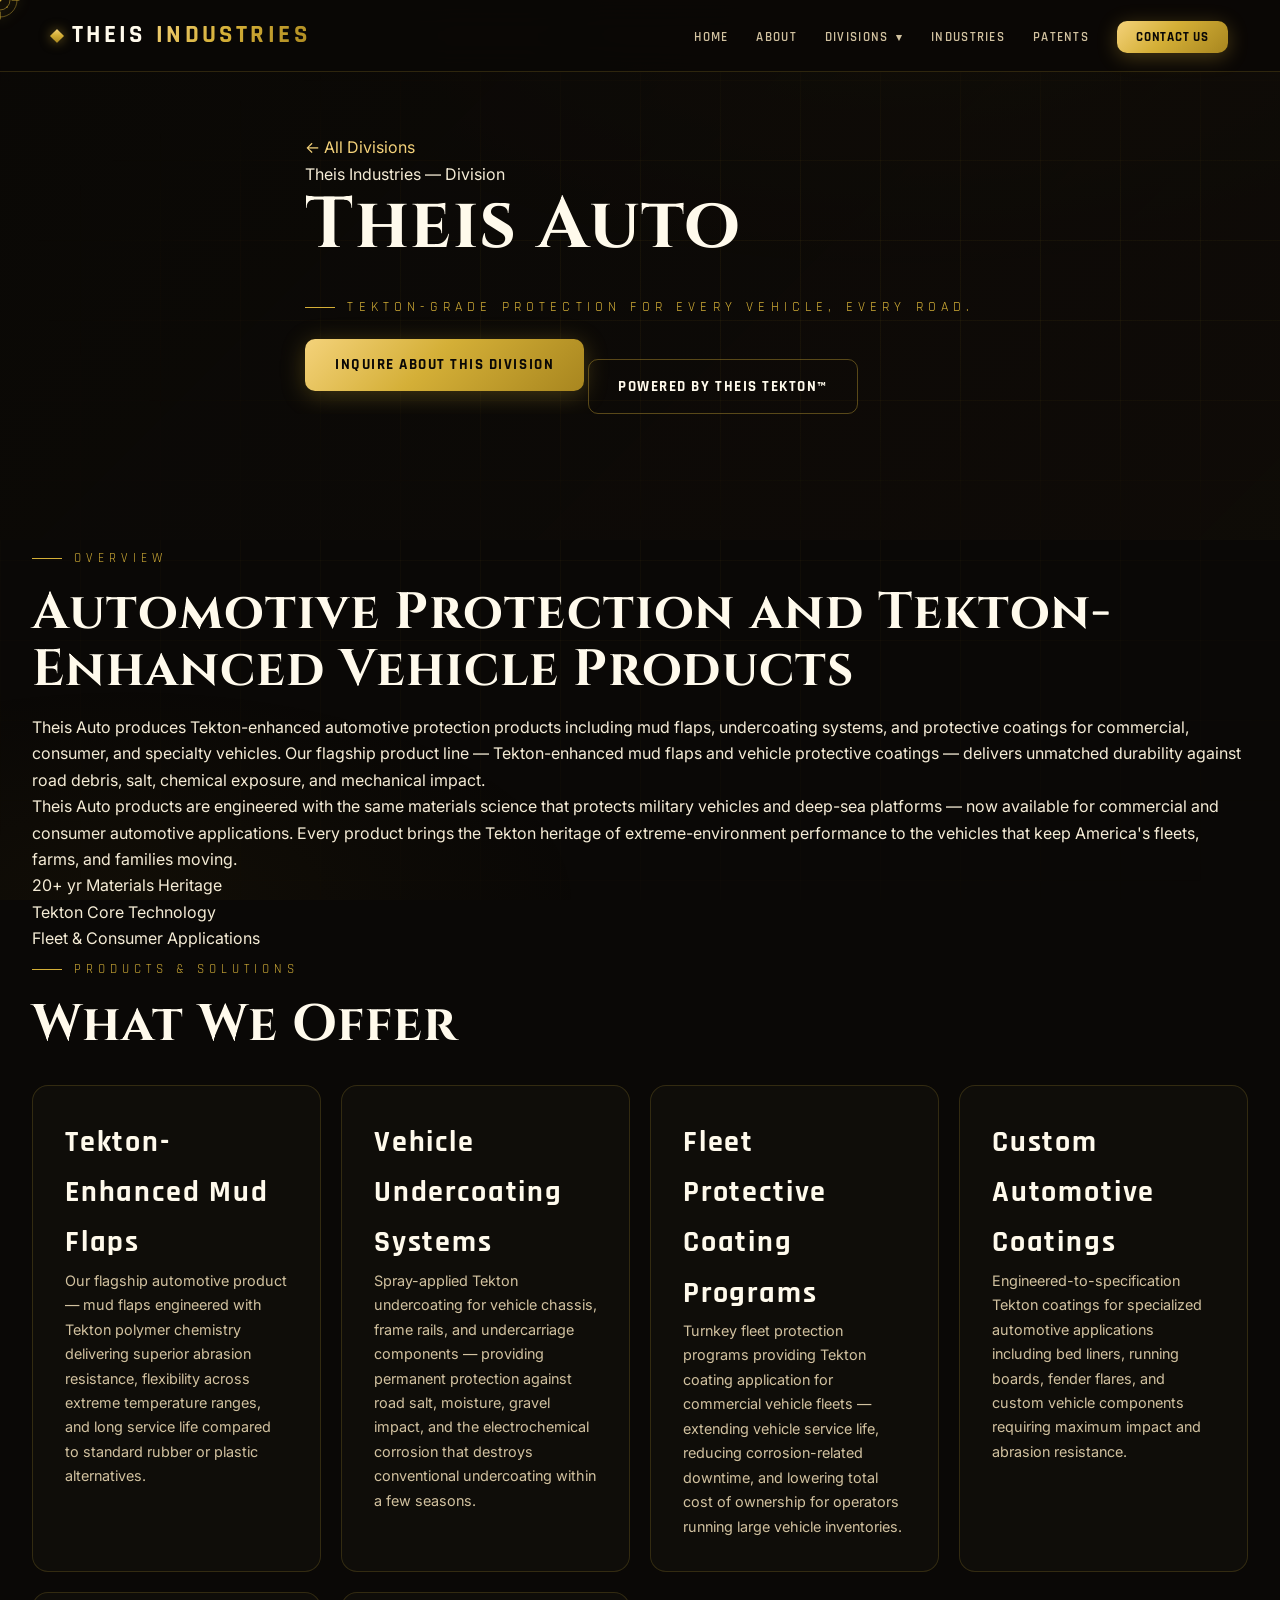
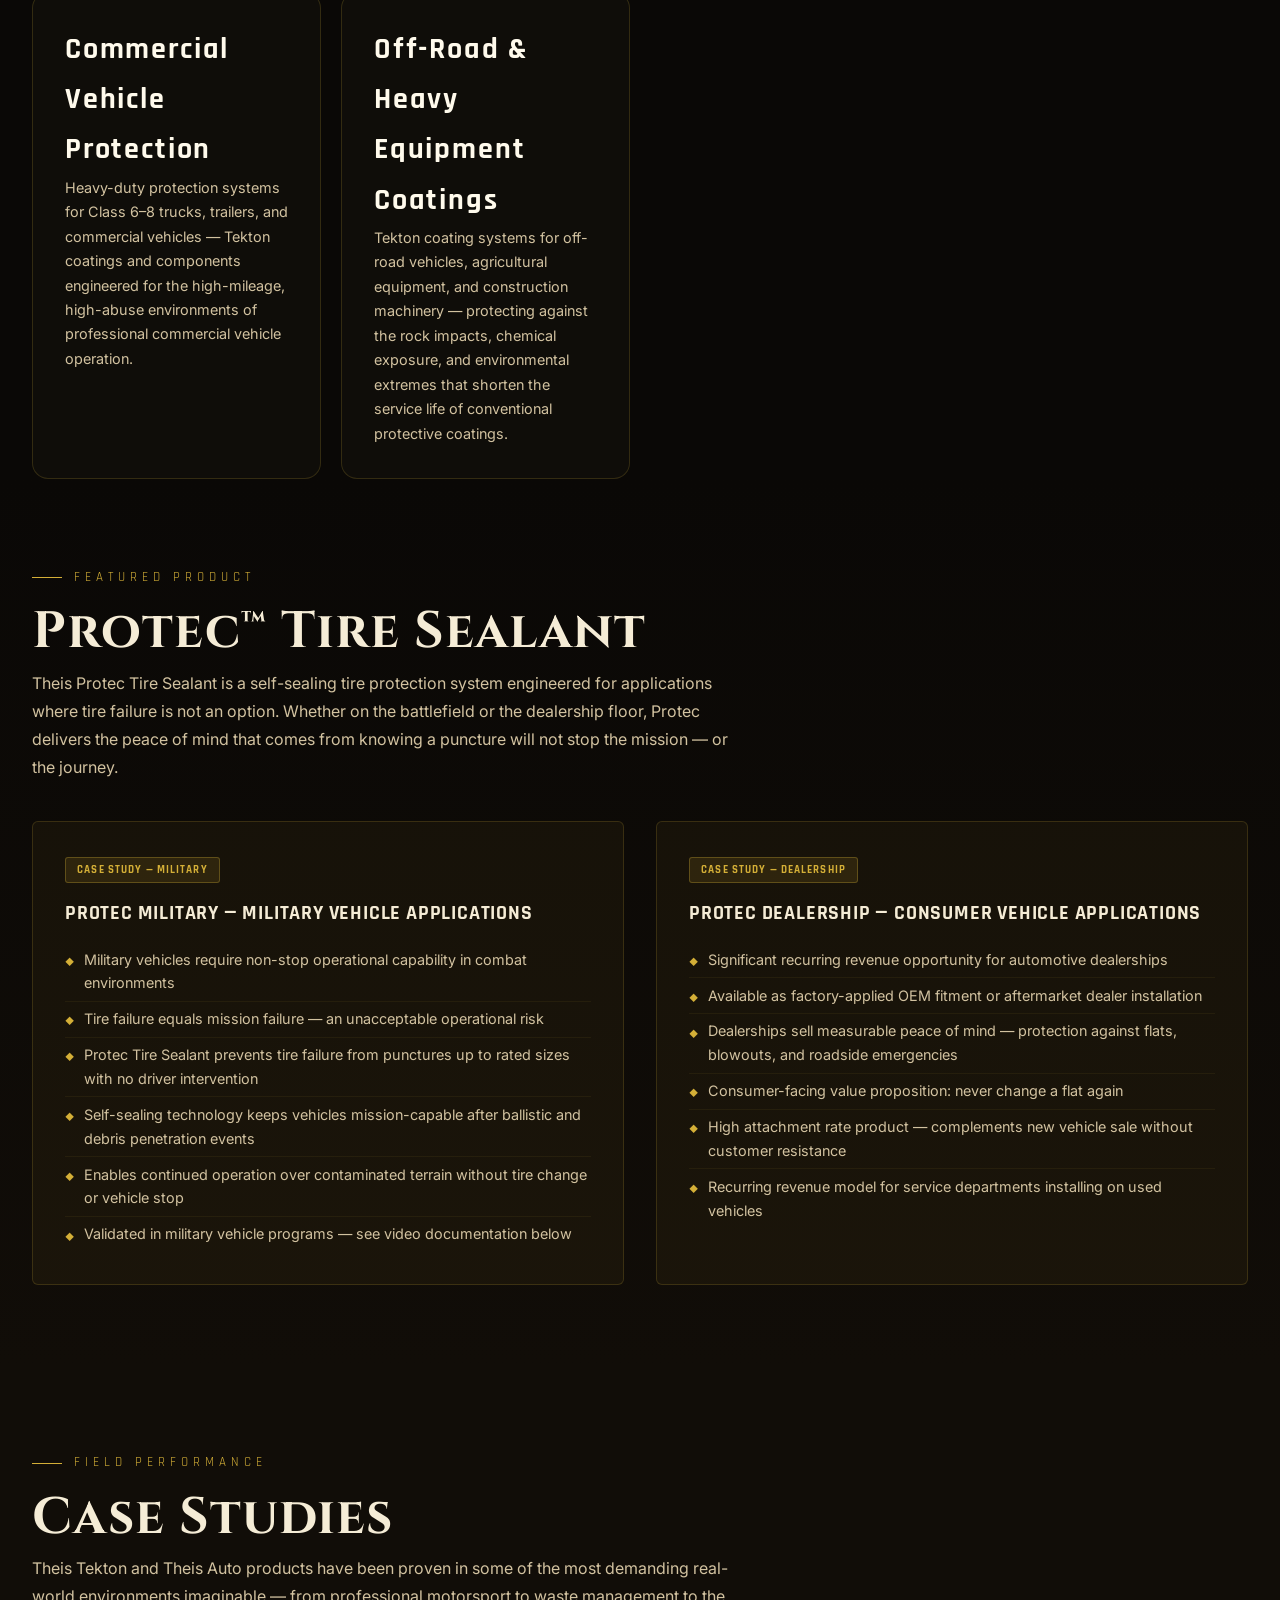
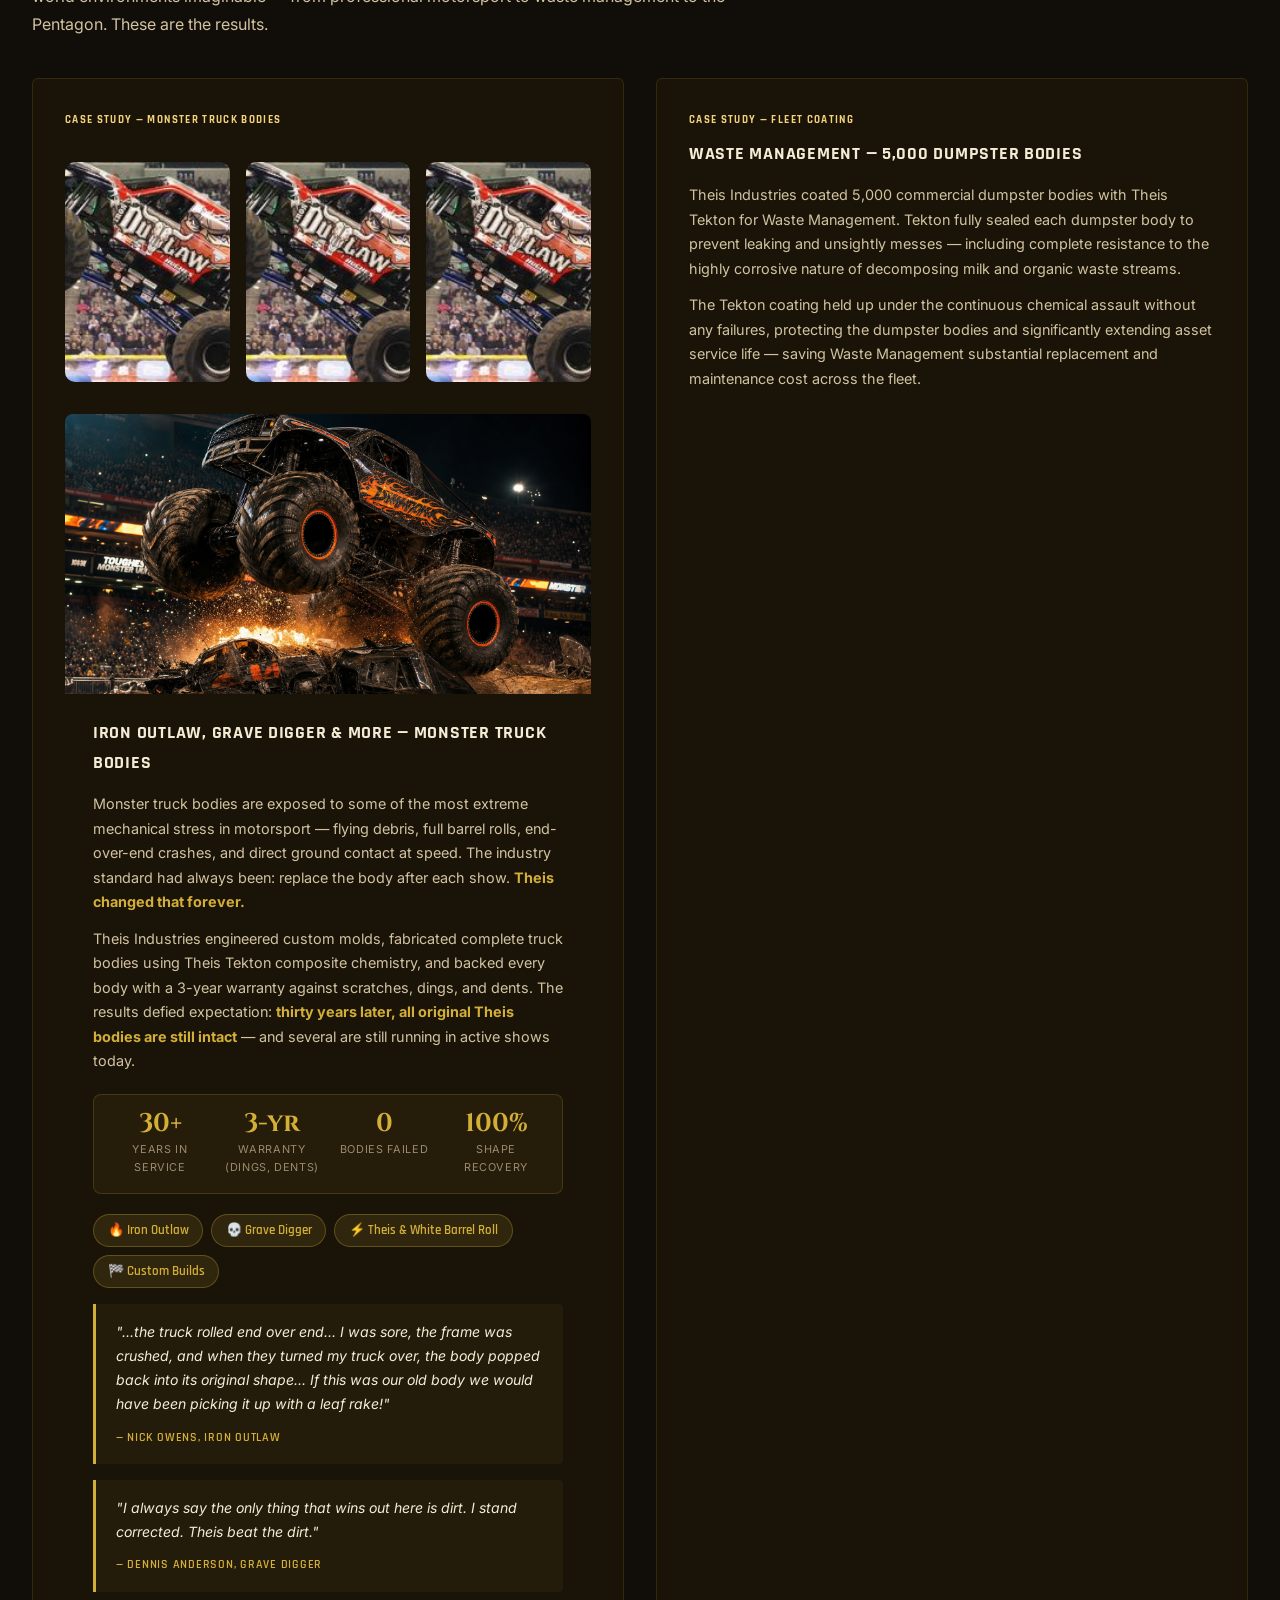
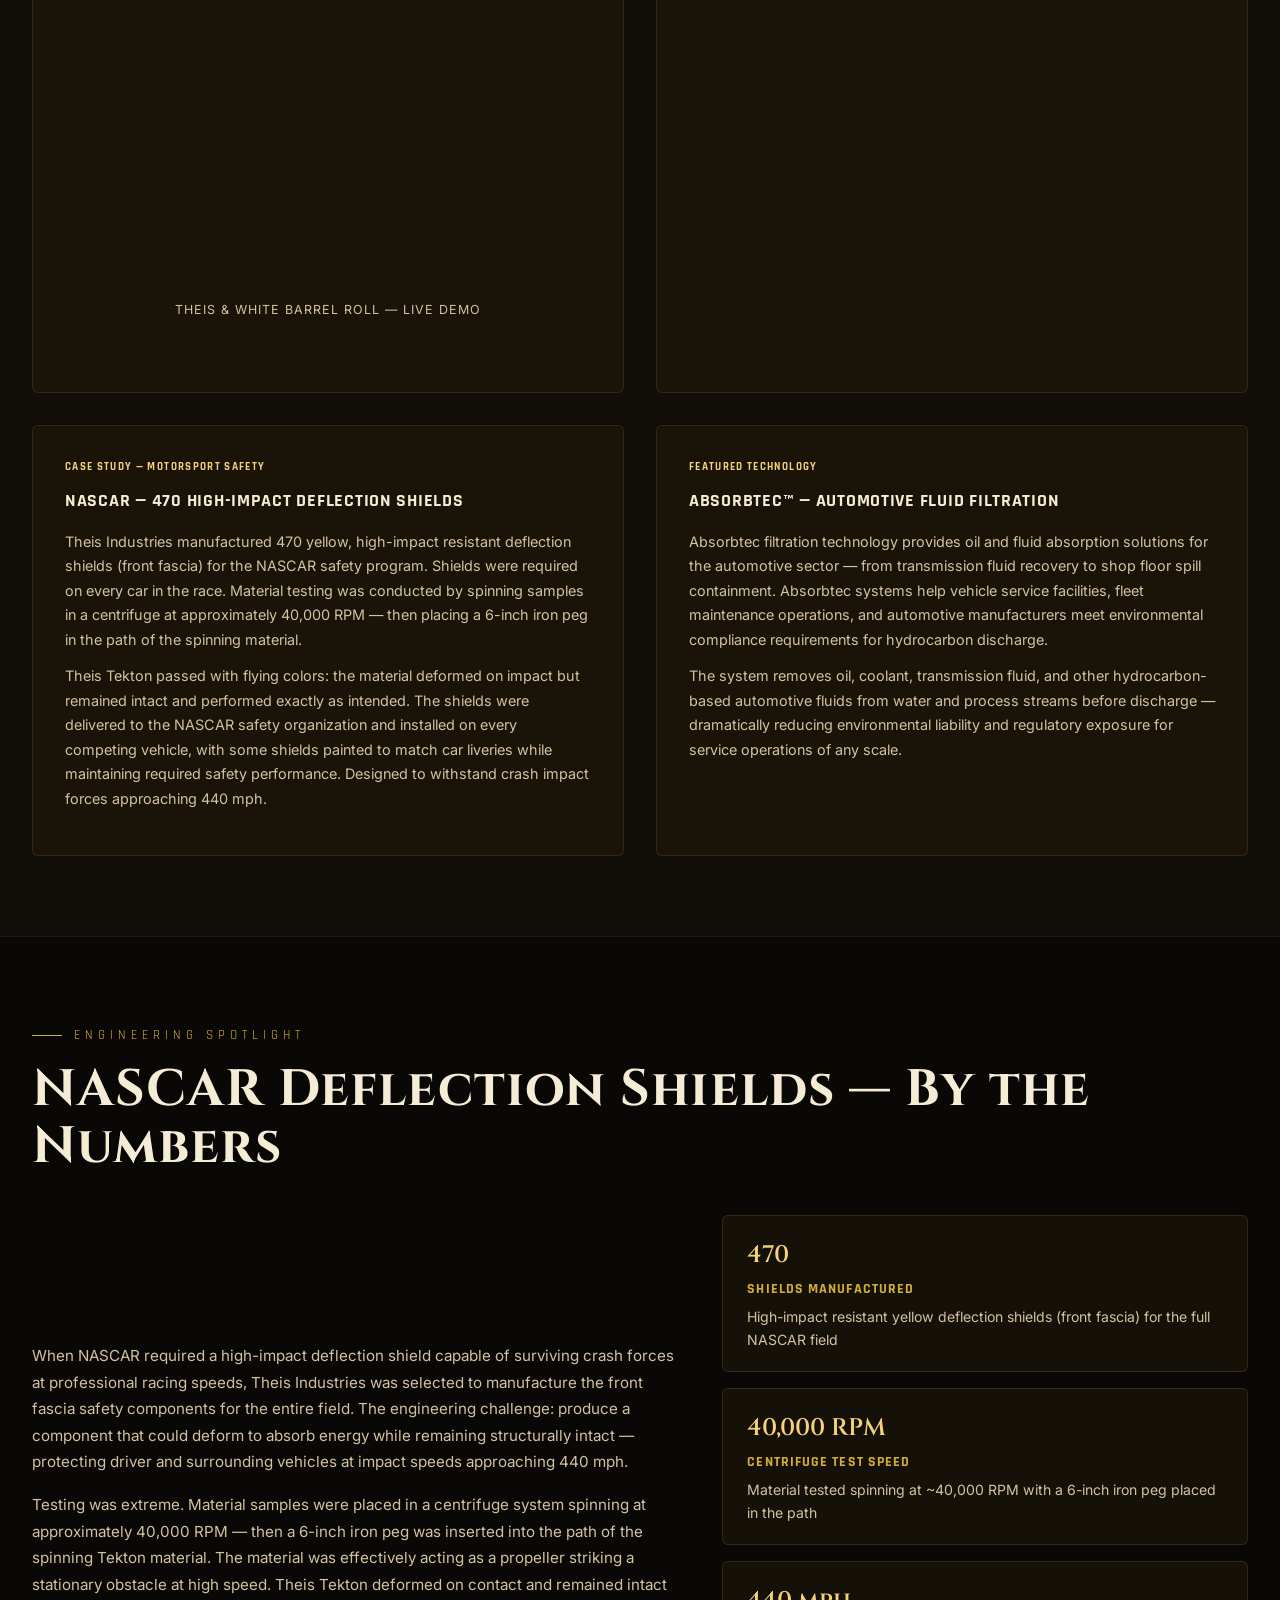
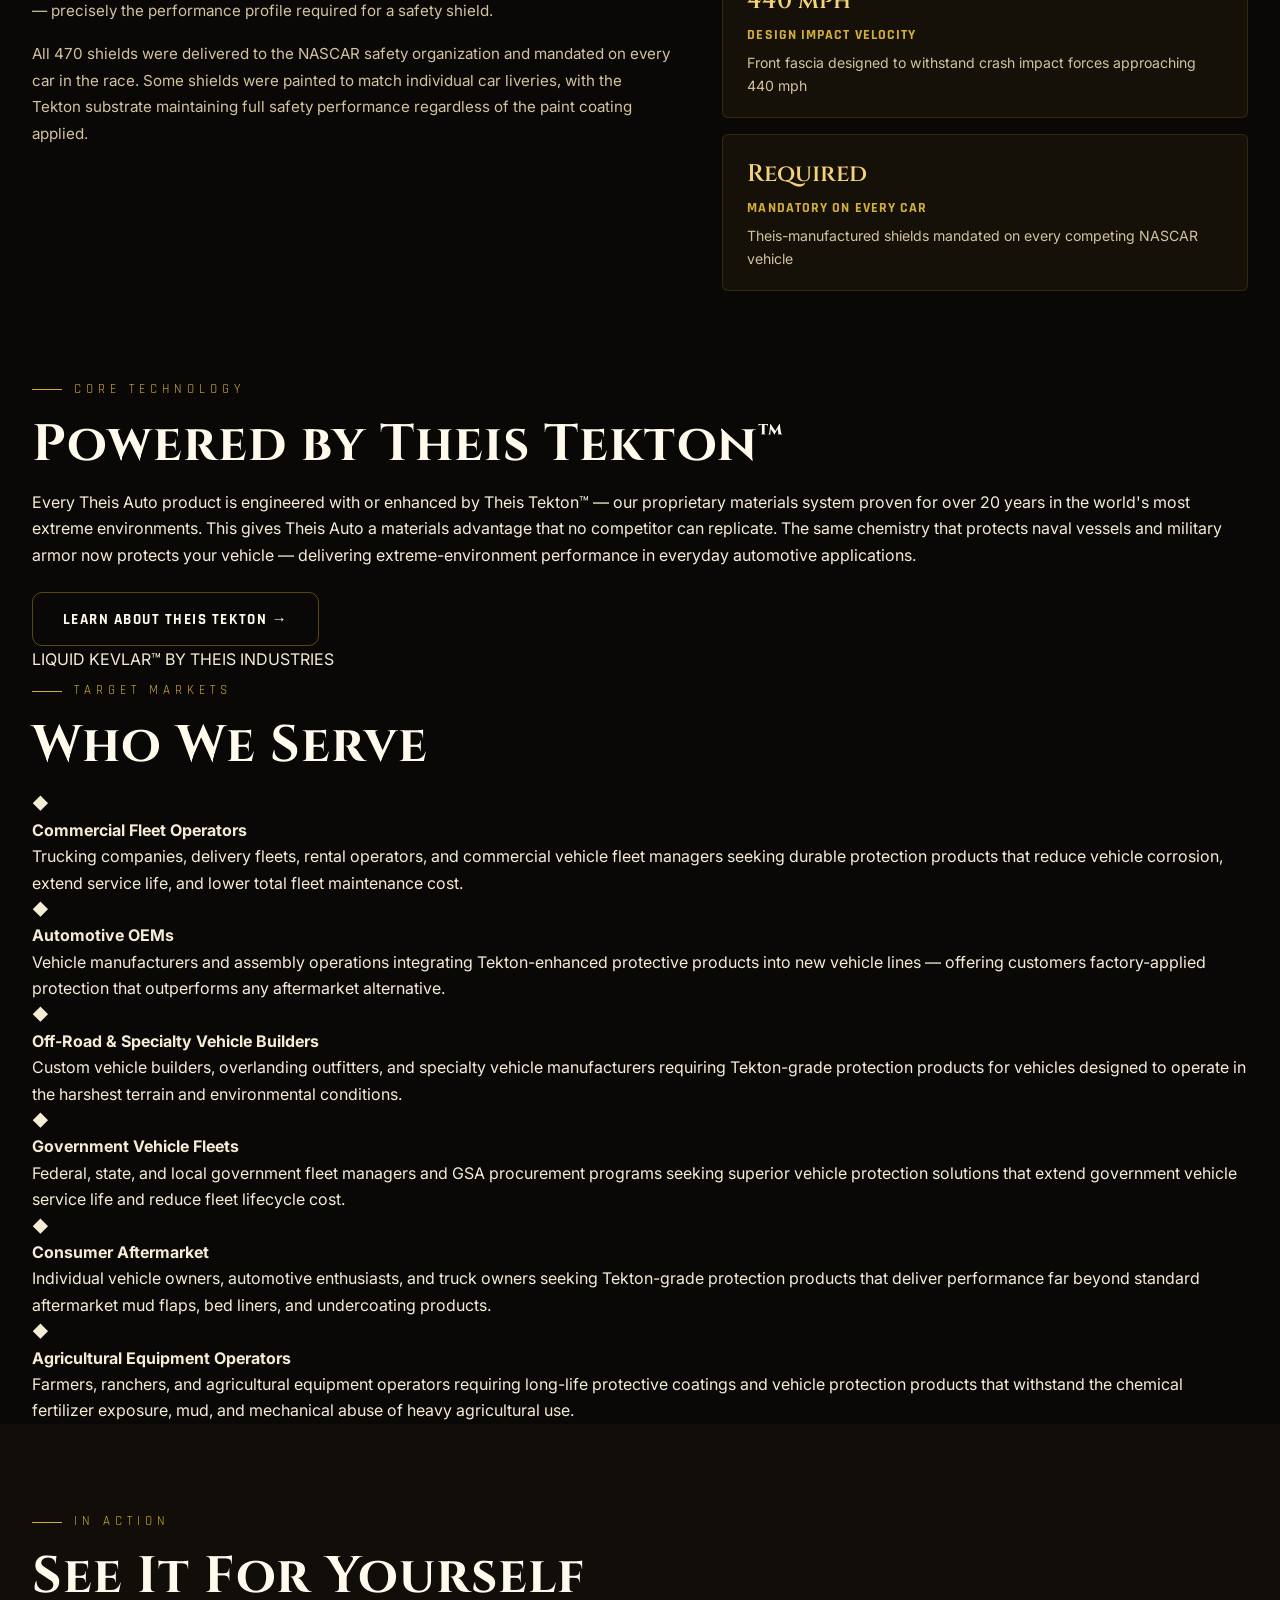
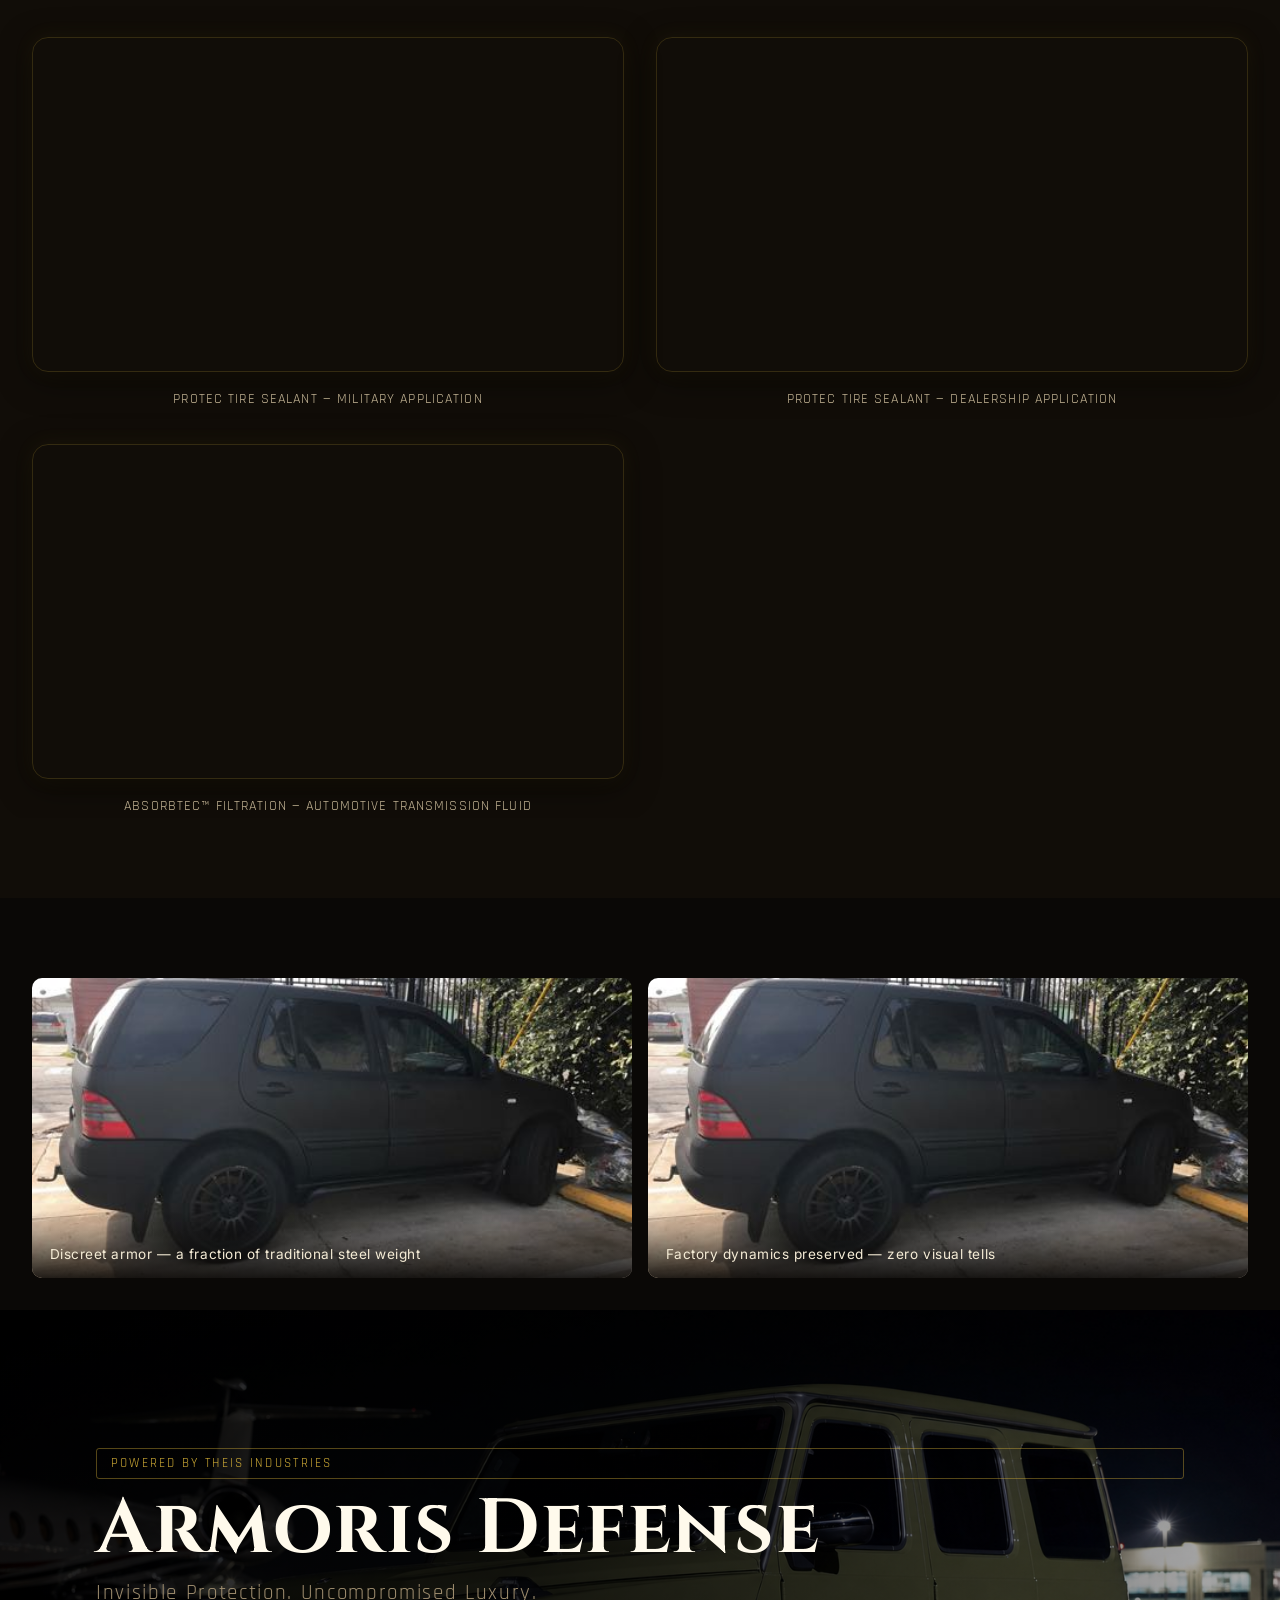
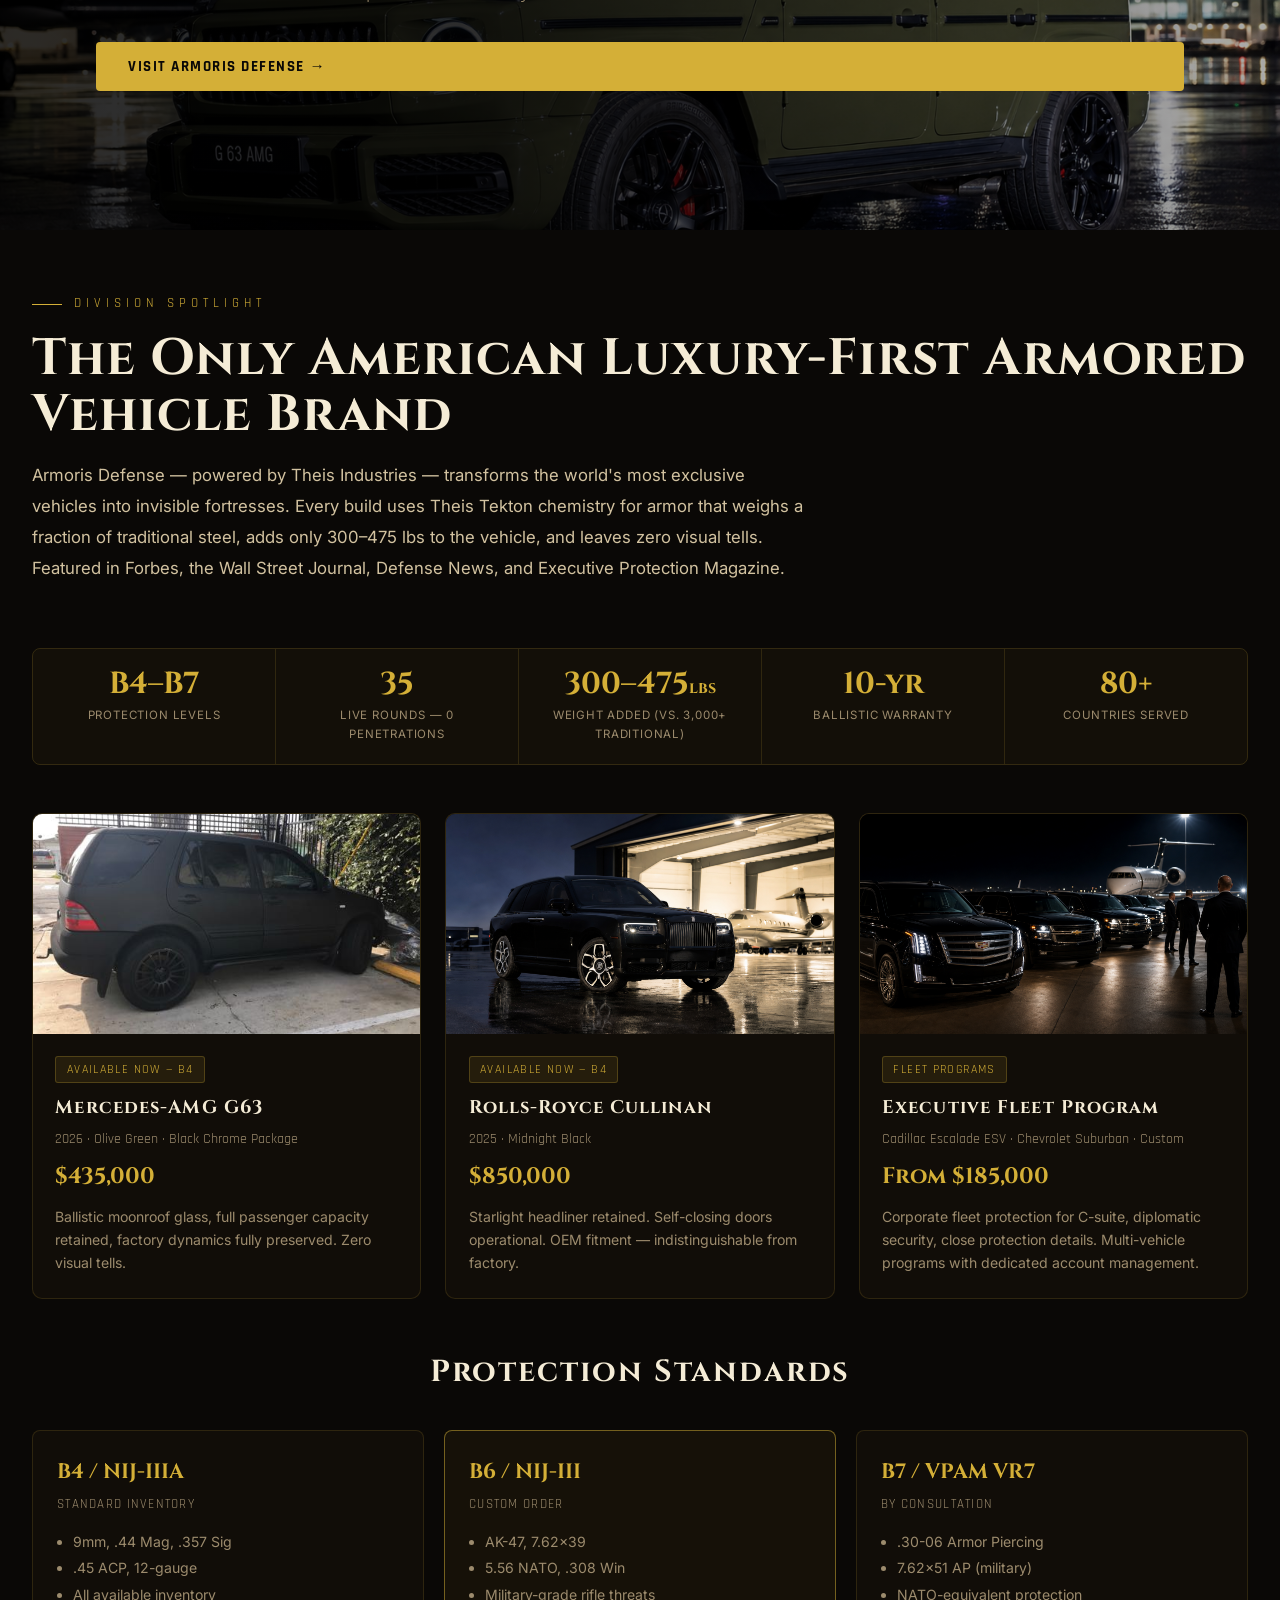
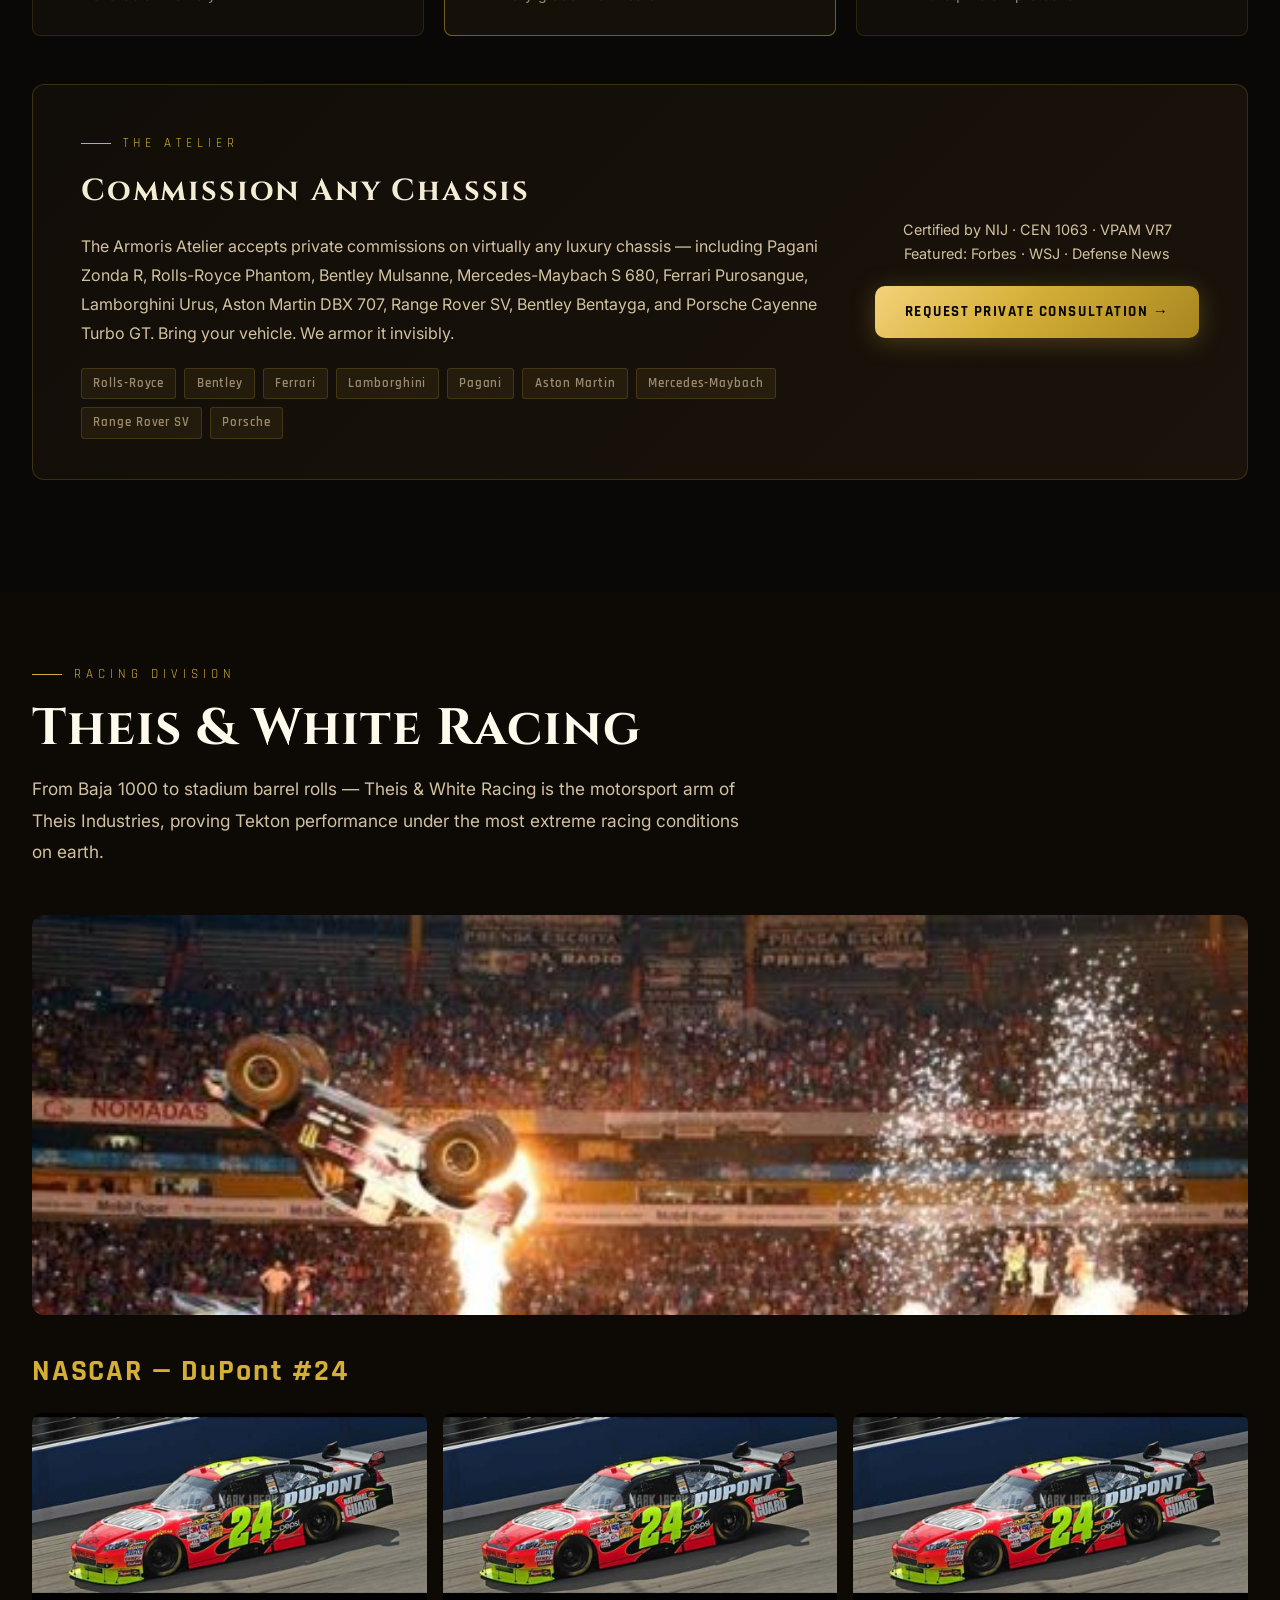
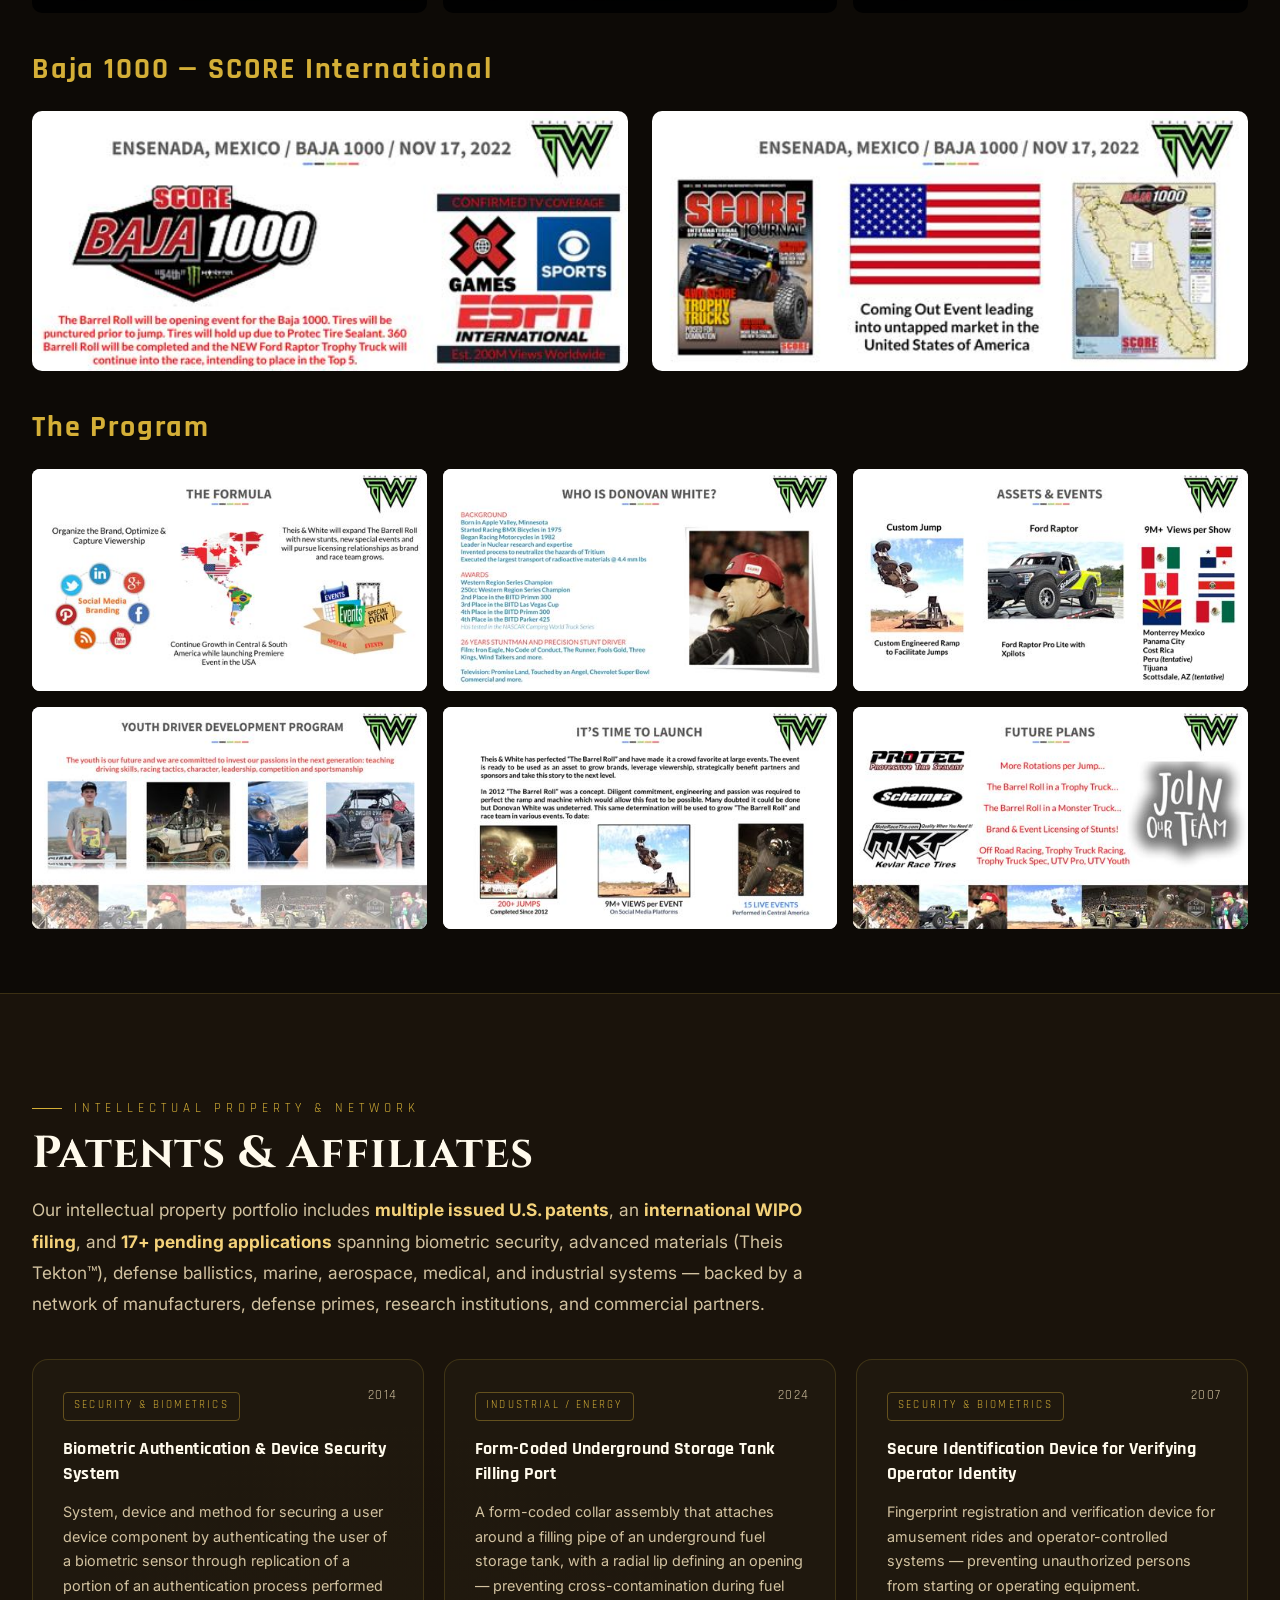
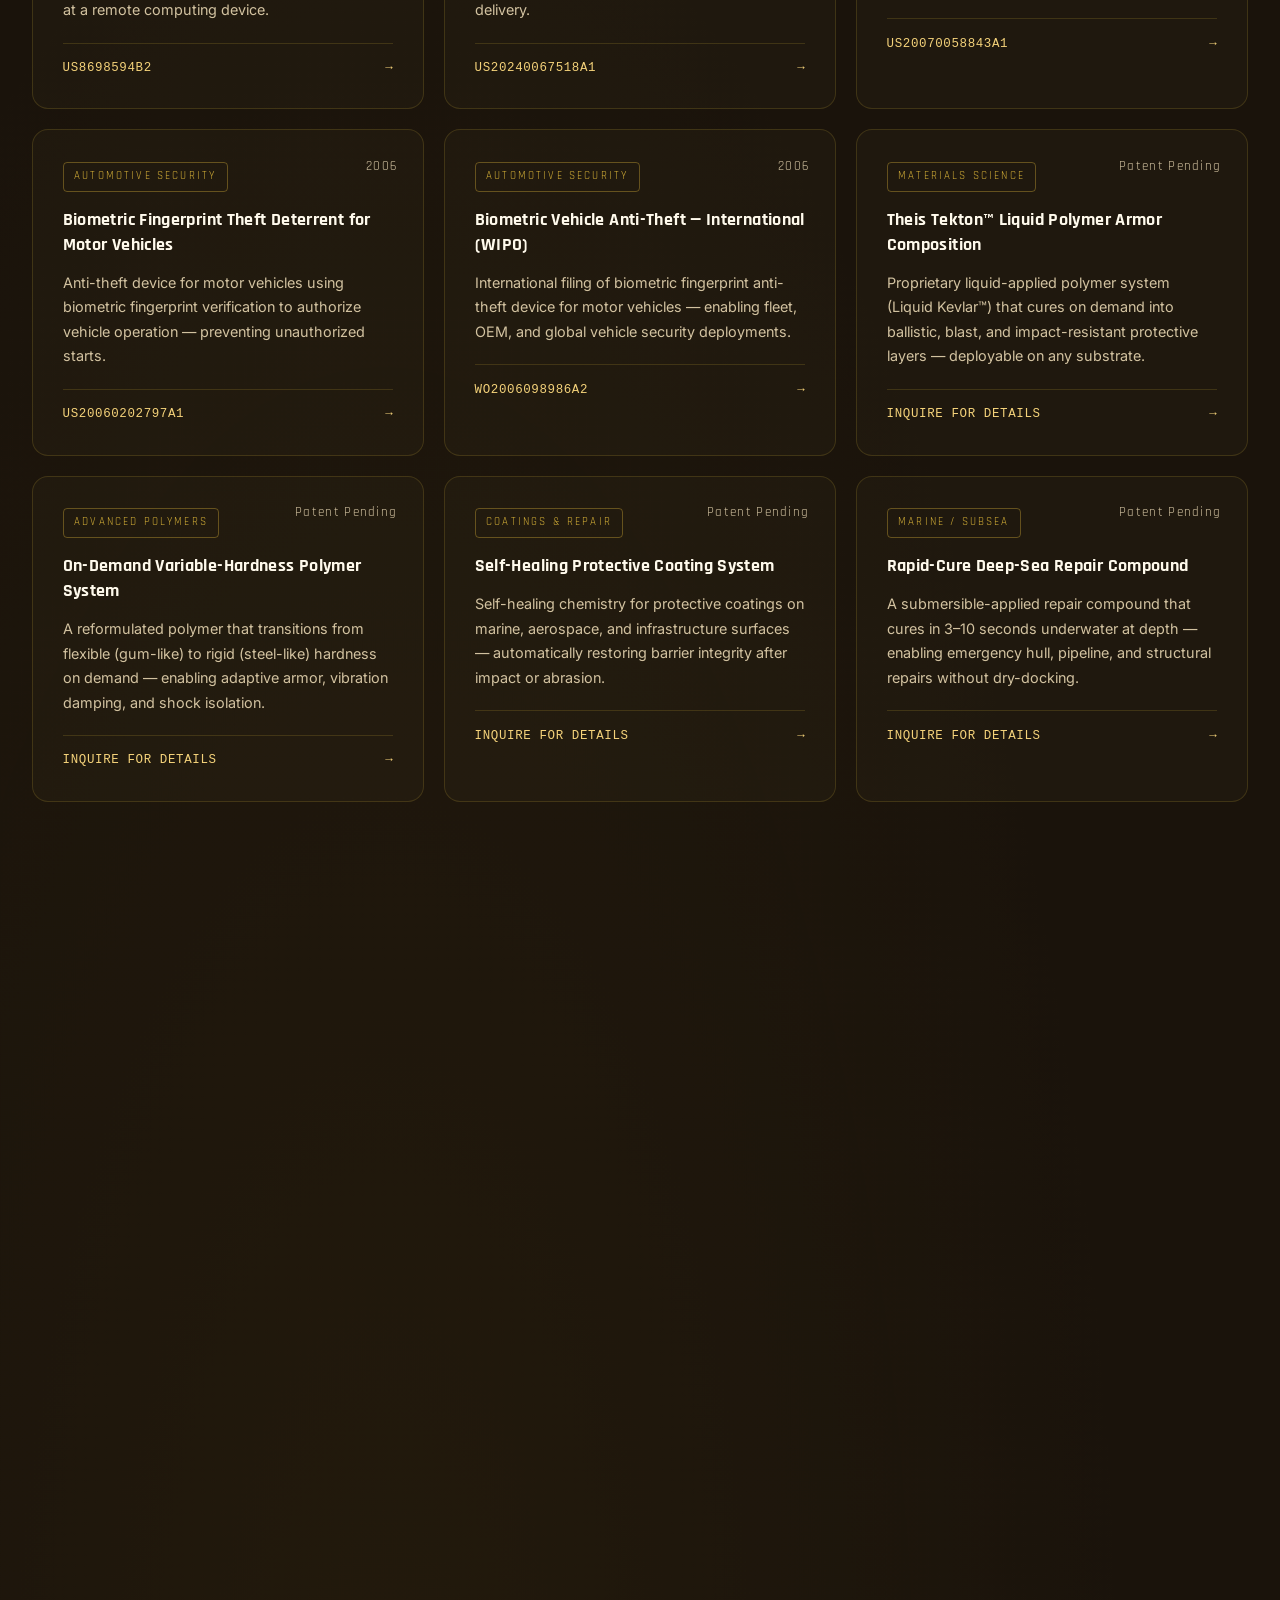
<file: auto.html>
<!DOCTYPE html>
<html lang="en">
<head>
  <meta charset="UTF-8" />
  <meta name="viewport" content="width=device-width, initial-scale=1.0" />
  <title>Theis Auto — Theis Industries Inc.</title>
  <meta name="description" content="Theis Auto produces Tekton-enhanced automotive protection products including mud flaps, undercoating systems, and protective coatings for commercial, consumer, and specialty vehicles." />
  <link rel="stylesheet" href="style.css" />
  <link rel="preconnect" href="https://fonts.googleapis.com">
  <link rel="preconnect" href="https://fonts.gstatic.com" crossorigin>
  <link href="https://fonts.googleapis.com/css2?family=Cinzel:wght@500;600;700&family=Rajdhani:wght@400;500;600;700&family=Inter:wght@300;400;500;600&display=swap" rel="stylesheet">
  <script src="icons.js" defer></script>
  <script src="main.js" defer></script>
  <style>
    /* ── Protec Section ── */
    .protec-section {
      background: linear-gradient(180deg, #0a0806 0%, #110d08 100%);
      padding: 5rem 0;
    }
    .protec-cases {
      display: grid;
      grid-template-columns: 1fr 1fr;
      gap: 2rem;
      margin-top: 2.5rem;
    }
    @media (max-width: 768px) { .protec-cases { grid-template-columns: 1fr; } }
    .protec-case {
      background: rgba(212,175,55,0.05);
      border: 1px solid rgba(212,175,55,0.18);
      border-radius: 6px;
      padding: 2rem;
      transition: border-color 0.3s;
    }
    .protec-case:hover { border-color: rgba(212,175,55,0.4); }
    .protec-case-label {
      display: inline-block;
      background: rgba(212,175,55,0.12);
      border: 1px solid rgba(212,175,55,0.3);
      border-radius: 3px;
      padding: 0.2rem 0.7rem;
      font-family: 'Rajdhani', sans-serif;
      font-size: 0.7rem;
      font-weight: 700;
      letter-spacing: 0.1em;
      color: #d4af37;
      text-transform: uppercase;
      margin-bottom: 0.85rem;
    }
    .protec-case h3 {
      font-family: 'Rajdhani', sans-serif;
      font-size: 1.25rem;
      font-weight: 700;
      color: #f5ecd6;
      margin: 0 0 0.75rem;
      text-transform: uppercase;
      letter-spacing: 0.04em;
    }
    .protec-case ul {
      list-style: none;
      padding: 0;
      margin: 0;
    }
    .protec-case ul li {
      font-family: 'Inter', sans-serif;
      font-size: 0.9rem;
      color: #d2c2a0;
      line-height: 1.65;
      padding: 0.35rem 0;
      border-bottom: 1px solid rgba(212,175,55,0.07);
      display: flex;
      align-items: flex-start;
      gap: 0.6rem;
    }
    .protec-case ul li:last-child { border-bottom: none; }
    .protec-case ul li::before {
      content: '◆';
      color: #d4af37;
      font-size: 0.55rem;
      flex-shrink: 0;
      margin-top: 0.45rem;
    }

    /* ── Case Studies Section ── */
    .auto-cases-section {
      background: #110d08;
      padding: 5rem 0;
    }
    .auto-cases-grid {
      display: grid;
      grid-template-columns: 1fr 1fr;
      gap: 2rem;
      margin-top: 2.5rem;
    }
    @media (max-width: 768px) { .auto-cases-grid { grid-template-columns: 1fr; } }
    .auto-case-card {
      background: rgba(168,134,31,0.06);
      border: 1px solid rgba(168,134,31,0.18);
      border-radius: 6px;
      padding: 2rem;
      transition: background 0.3s;
    }
    .auto-case-card:hover { background: rgba(168,134,31,0.1); }
    .auto-case-card .case-tag {
      font-family: 'Rajdhani', sans-serif;
      font-size: 0.7rem;
      font-weight: 700;
      letter-spacing: 0.12em;
      color: #f4d27a;
      text-transform: uppercase;
      margin-bottom: 0.6rem;
    }
    .auto-case-card h3 {
      font-family: 'Rajdhani', sans-serif;
      font-size: 1.15rem;
      font-weight: 700;
      color: #f5ecd6;
      margin: 0 0 0.85rem;
      text-transform: uppercase;
      letter-spacing: 0.04em;
    }
    .auto-case-card p {
      font-family: 'Inter', sans-serif;
      font-size: 0.9rem;
      color: #d2c2a0;
      line-height: 1.7;
      margin: 0 0 0.75rem;
    }
    .auto-case-card blockquote {
      margin: 1rem 0 0;
      padding: 1rem 1.25rem;
      border-left: 3px solid #d4af37;
      background: rgba(212,175,55,0.05);
      border-radius: 0 4px 4px 0;
    }
    .auto-case-card blockquote p {
      font-size: 0.88rem;
      font-style: italic;
      color: #f5ecd6;
      margin: 0 0 0.35rem;
    }
    .auto-case-card blockquote cite {
      font-family: 'Rajdhani', sans-serif;
      font-size: 0.78rem;
      font-weight: 600;
      color: #d4af37;
      letter-spacing: 0.06em;
      text-transform: uppercase;
      font-style: normal;
    }

    /* ── Absorbtec Auto Section ── */
    .absorbtec-auto-section {
      background: linear-gradient(180deg, #1a130b 0%, #0a0806 100%);
      padding: 5rem 0;
    }
    .absorbtec-auto-grid {
      display: grid;
      grid-template-columns: repeat(3, 1fr);
      gap: 1.5rem;
      margin-top: 2.5rem;
    }
    @media (max-width: 900px) { .absorbtec-auto-grid { grid-template-columns: 1fr 1fr; } }
    @media (max-width: 600px) { .absorbtec-auto-grid { grid-template-columns: 1fr; } }
    .absorbtec-auto-card {
      background: rgba(212,175,55,0.05);
      border: 1px solid rgba(212,175,55,0.15);
      border-radius: 6px;
      padding: 1.75rem;
    }
    .absorbtec-auto-card h4 {
      font-family: 'Rajdhani', sans-serif;
      font-size: 1rem;
      font-weight: 700;
      color: #d4af37;
      text-transform: uppercase;
      letter-spacing: 0.04em;
      margin: 0 0 0.6rem;
    }
    .absorbtec-auto-card p {
      font-family: 'Inter', sans-serif;
      font-size: 0.9rem;
      color: #d2c2a0;
      line-height: 1.65;
      margin: 0;
    }

    /* ── NASCAR Section ── */
    .nascar-section {
      background: #0a0806;
      padding: 5rem 0;
      border-top: 1px solid rgba(212,175,55,0.1);
    }
    .nascar-inner {
      display: grid;
      grid-template-columns: 1.1fr 0.9fr;
      gap: 3rem;
      align-items: center;
      margin-top: 2.5rem;
    }
    @media (max-width: 800px) { .nascar-inner { grid-template-columns: 1fr; } }
    .nascar-text p {
      font-family: 'Inter', sans-serif;
      color: #d2c2a0;
      font-size: 0.95rem;
      line-height: 1.75;
      margin: 0 0 1rem;
    }
    .nascar-specs {
      display: flex;
      flex-direction: column;
      gap: 1rem;
    }
    .nascar-spec {
      background: rgba(212,175,55,0.06);
      border: 1px solid rgba(212,175,55,0.15);
      border-radius: 6px;
      padding: 1.25rem 1.5rem;
    }
    .nascar-spec h4 {
      font-family: 'Rajdhani', sans-serif;
      font-size: 0.85rem;
      font-weight: 700;
      color: #d4af37;
      text-transform: uppercase;
      letter-spacing: 0.08em;
      margin: 0 0 0.35rem;
    }
    .nascar-spec p {
      font-family: 'Inter', sans-serif;
      font-size: 0.88rem;
      color: #d2c2a0;
      margin: 0;
      line-height: 1.6;
    }
    .nascar-spec .spec-val {
      font-family: 'Cinzel', serif;
      font-size: 1.5rem;
      color: #f4d27a;
      font-weight: 600;
      display: block;
      margin-bottom: 0.15rem;
    }
  </style>
</head>
<body>
  <div id="page-overlay"></div>
  <div id="cursor-dot"></div>

  <nav id="navbar">
    <div class="nav-inner">
      <a href="index.html" class="nav-logo">THEIS <span>INDUSTRIES</span></a>
      <ul class="nav-links" id="navLinks">
        <li><a href="index.html">Home</a></li>
        <li><a href="about.html">About</a></li>
        <li class="nav-dropdown">
          <a href="#" class="nav-dropdown-trigger">Divisions <span class="dropdown-arrow">▾</span></a>
          <ul class="dropdown-menu">
            <li><a href="tpp.html">Tekton Pole &amp; Pipe (TPP)</a></li>
            <li><a href="xtt.html">Xtreme Transport (XTT)</a></li>
            <li><a href="construction.html">Theis Construction</a></li>
            <li><a href="defense.html">Theis Defense (Alviz)</a></li>
            <li><a href="energy.html">Theis Energy</a></li>
            <li><a href="maritime.html">Theis Maritime</a></li>
            <li><a href="septic.html">Theis Septic</a></li>
            <li><a href="molding.html">Theis Molding</a></li>
            <li><a href="auto.html">Theis Auto</a></li>
          </ul>
        </li>
        <li><a href="industries.html">Industries</a></li>
        <li><a href="about.html#patents">Patents</a></li>
        <li><a href="contact.html" class="nav-cta">Contact Us</a></li>
      </ul>
      <div class="hamburger" onclick="toggleMenu()">&#9776;</div>
    </div>
  </nav>

  <!-- SPOKE HERO -->
  <section class="spoke-hero auto-hero" style="background: linear-gradient(135deg, rgba(10,8,6,0.88) 0%, rgba(17,13,8,0.75) 100%), url('https://thumbs.dreamstime.com/b/tactical-police-bulletproof-vest-dark-background-modern-black-bulletproof-vest-equipped-police-military-use-shown-under-318357271.jpg') center/cover no-repeat;">
    <div class="container">
      <a href="index.html#divisions" class="spoke-back reveal">← All Divisions</a>
      <div class="spoke-eyebrow reveal">Theis Industries — Division</div>
      <h1 class="reveal">Theis Auto</h1>
      <p class="spoke-tagline reveal">Tekton-grade protection for every vehicle, every road.</p>
      <div class="spoke-hero-btns">
        <a href="contact.html" class="btn-primary">Inquire About This Division</a>
        <a href="index.html#tekton" class="btn-secondary">Powered by Theis Tekton™</a>
      </div>
    </div>
    <div class="spoke-hero-bg"></div>
  </section>

  <!-- OVERVIEW -->
  <section class="spoke-overview">
    <div class="container">
      <div class="spoke-overview-grid">
        <div class="spoke-overview-text">
          <div class="section-label reveal">Overview</div>
          <h2 class="reveal">Automotive Protection and Tekton-Enhanced Vehicle Products</h2>
          <p class="reveal">Theis Auto produces Tekton-enhanced automotive protection products including mud flaps, undercoating systems, and protective coatings for commercial, consumer, and specialty vehicles. Our flagship product line — Tekton-enhanced mud flaps and vehicle protective coatings — delivers unmatched durability against road debris, salt, chemical exposure, and mechanical impact.</p>
          <p class="reveal">Theis Auto products are engineered with the same materials science that protects military vehicles and deep-sea platforms — now available for commercial and consumer automotive applications. Every product brings the Tekton heritage of extreme-environment performance to the vehicles that keep America's fleets, farms, and families moving.</p>
        </div>
        <div class="spoke-overview-stats">
          <div class="spoke-stat reveal">
            <span class="spoke-stat-val">20+ yr</span>
            <span class="spoke-stat-label">Materials Heritage</span>
          </div>
          <div class="spoke-stat reveal">
            <span class="spoke-stat-val">Tekton</span>
            <span class="spoke-stat-label">Core Technology</span>
          </div>
          <div class="spoke-stat reveal">
            <span class="spoke-stat-val">Fleet &amp;</span>
            <span class="spoke-stat-label">Consumer Applications</span>
          </div>
        </div>
      </div>
    </div>
  </section>

  <!-- PRODUCTS / SOLUTIONS -->
  <section class="spoke-products">
    <div class="container">
      <div class="section-label reveal">Products &amp; Solutions</div>
      <h2 class="reveal">What We Offer</h2>
      <div class="spoke-products-grid">
        <div class="spoke-product-card reveal">
          <h3>Tekton-Enhanced Mud Flaps</h3>
          <p>Our flagship automotive product — mud flaps engineered with Tekton polymer chemistry delivering superior abrasion resistance, flexibility across extreme temperature ranges, and long service life compared to standard rubber or plastic alternatives.</p>
        </div>
        <div class="spoke-product-card reveal">
          <h3>Vehicle Undercoating Systems</h3>
          <p>Spray-applied Tekton undercoating for vehicle chassis, frame rails, and undercarriage components — providing permanent protection against road salt, moisture, gravel impact, and the electrochemical corrosion that destroys conventional undercoating within a few seasons.</p>
        </div>
        <div class="spoke-product-card reveal">
          <h3>Fleet Protective Coating Programs</h3>
          <p>Turnkey fleet protection programs providing Tekton coating application for commercial vehicle fleets — extending vehicle service life, reducing corrosion-related downtime, and lowering total cost of ownership for operators running large vehicle inventories.</p>
        </div>
        <div class="spoke-product-card reveal">
          <h3>Custom Automotive Coatings</h3>
          <p>Engineered-to-specification Tekton coatings for specialized automotive applications including bed liners, running boards, fender flares, and custom vehicle components requiring maximum impact and abrasion resistance.</p>
        </div>
        <div class="spoke-product-card reveal">
          <h3>Commercial Vehicle Protection</h3>
          <p>Heavy-duty protection systems for Class 6–8 trucks, trailers, and commercial vehicles — Tekton coatings and components engineered for the high-mileage, high-abuse environments of professional commercial vehicle operation.</p>
        </div>
        <div class="spoke-product-card reveal">
          <h3>Off-Road &amp; Heavy Equipment Coatings</h3>
          <p>Tekton coating systems for off-road vehicles, agricultural equipment, and construction machinery — protecting against the rock impacts, chemical exposure, and environmental extremes that shorten the service life of conventional protective coatings.</p>
        </div>
      </div>
    </div>
  </section>

  <!-- PROTEC TIRE SEALANT SECTION -->
  <section class="protec-section">
    <div class="container">
      <div class="section-label reveal">Featured Product</div>
      <h2 class="reveal" style="font-family:'Cinzel',serif;color:#f5ecd6;margin-bottom:0.5rem;">Protec™ Tire Sealant</h2>
      <p class="reveal" style="font-family:'Inter',sans-serif;color:#d2c2a0;max-width:700px;line-height:1.75;margin-bottom:0;">Theis Protec Tire Sealant is a self-sealing tire protection system engineered for applications where tire failure is not an option. Whether on the battlefield or the dealership floor, Protec delivers the peace of mind that comes from knowing a puncture will not stop the mission — or the journey.</p>
      <div class="protec-cases">
        <!-- Case Study 1: Military -->
        <div class="protec-case reveal">
          <div class="protec-case-label">Case Study — Military</div>
          <h3>Protec Military — Military Vehicle Applications</h3>
          <ul>
            <li>Military vehicles require non-stop operational capability in combat environments</li>
            <li>Tire failure equals mission failure — an unacceptable operational risk</li>
            <li>Protec Tire Sealant prevents tire failure from punctures up to rated sizes with no driver intervention</li>
            <li>Self-sealing technology keeps vehicles mission-capable after ballistic and debris penetration events</li>
            <li>Enables continued operation over contaminated terrain without tire change or vehicle stop</li>
            <li>Validated in military vehicle programs — see video documentation below</li>
          </ul>
        </div>
        <!-- Case Study 2: Dealership -->
        <div class="protec-case reveal">
          <div class="protec-case-label">Case Study — Dealership</div>
          <h3>Protec Dealership — Consumer Vehicle Applications</h3>
          <ul>
            <li>Significant recurring revenue opportunity for automotive dealerships</li>
            <li>Available as factory-applied OEM fitment or aftermarket dealer installation</li>
            <li>Dealerships sell measurable peace of mind — protection against flats, blowouts, and roadside emergencies</li>
            <li>Consumer-facing value proposition: never change a flat again</li>
            <li>High attachment rate product — complements new vehicle sale without customer resistance</li>
            <li>Recurring revenue model for service departments installing on used vehicles</li>
          </ul>
        </div>
      </div>
    </div>
  </section>

  <!-- CASE STUDIES SECTION -->
  <section class="auto-cases-section">
    <div class="container">
      <div class="section-label reveal">Field Performance</div>
      <h2 class="reveal" style="font-family:'Cinzel',serif;color:#f5ecd6;margin-bottom:0.5rem;">Case Studies</h2>
      <p class="reveal" style="font-family:'Inter',sans-serif;color:#d2c2a0;max-width:700px;line-height:1.75;margin-bottom:0;">Theis Tekton and Theis Auto products have been proven in some of the most demanding real-world environments imaginable — from professional motorsport to waste management to the Pentagon. These are the results.</p>
      <div class="auto-cases-grid">

        <!-- Monster Truck Bodies - EXPANDED -->
        <div class="auto-case-card reveal monster-card">
          <div class="case-tag">Case Study — Monster Truck Bodies</div>
          <!-- Monster Truck Real Photos Grid -->
          <div style="display:grid;grid-template-columns:repeat(3,1fr);gap:1rem;margin:2rem 0;">
            <div style="border-radius:10px;overflow:hidden;"><img src="images/auto-monster-truck-arena.jpg" alt="Monster truck arena" style="width:100%;height:220px;object-fit:cover;object-position:center top;"></div>
            <div style="border-radius:10px;overflow:hidden;"><img src="images/auto-monster-truck-jump.jpg" alt="Monster truck jump" style="width:100%;height:220px;object-fit:cover;"></div>
            <div style="border-radius:10px;overflow:hidden;"><img src="images/auto-monster-truck-2.jpg" alt="Monster truck action" style="width:100%;height:220px;object-fit:cover;"></div>
          </div>
          <div class="monster-hero-img">
            <img src="images/theis-monster-truck.png" alt="Monster Truck Crushing Cars" style="width:100%;height:280px;object-fit:cover;border-radius:8px 8px 0 0;display:block;" />
          </div>
          <div class="monster-content">
            <h3>Iron Outlaw, Grave Digger &amp; More — Monster Truck Bodies</h3>
            <p>Monster truck bodies are exposed to some of the most extreme mechanical stress in motorsport — flying debris, full barrel rolls, end-over-end crashes, and direct ground contact at speed. The industry standard had always been: replace the body after each show. <strong style="color:#d4af37">Theis changed that forever.</strong></p>
            <p>Theis Industries engineered custom molds, fabricated complete truck bodies using Theis Tekton composite chemistry, and backed every body with a 3-year warranty against scratches, dings, and dents. The results defied expectation: <strong style="color:#d4af37">thirty years later, all original Theis bodies are still intact</strong> — and several are still running in active shows today.</p>
            <div class="monster-specs">
              <div class="mspec"><span class="mspec-num">30+</span><span class="mspec-label">Years in Service</span></div>
              <div class="mspec"><span class="mspec-num">3-yr</span><span class="mspec-label">Warranty (dings, dents)</span></div>
              <div class="mspec"><span class="mspec-num">0</span><span class="mspec-label">Bodies Failed</span></div>
              <div class="mspec"><span class="mspec-num">100%</span><span class="mspec-label">Shape Recovery</span></div>
            </div>
            <div class="monster-trucks-list">
              <div class="truck-badge">🔥 Iron Outlaw</div>
              <div class="truck-badge">💀 Grave Digger</div>
              <div class="truck-badge">⚡ Theis &amp; White Barrel Roll</div>
              <div class="truck-badge">🏁 Custom Builds</div>
            </div>
            <blockquote class="monster-quote">
              <p>"...the truck rolled end over end... I was sore, the frame was crushed, and when they turned my truck over, the body popped back into its original shape... If this was our old body we would have been picking it up with a leaf rake!"</p>
              <cite>— Nick Owens, Iron Outlaw</cite>
            </blockquote>
            <blockquote class="monster-quote">
              <p>"I always say the only thing that wins out here is dirt. I stand corrected. Theis beat the dirt."</p>
              <cite>— Dennis Anderson, Grave Digger</cite>
            </blockquote>
            <div class="monster-video-row">
              <div class="media-item" style="flex:1;min-width:260px;">
                <div class="video-wrapper" style="position:relative;padding-bottom:56.25%;height:0;overflow:hidden;border-radius:8px;">
                  <iframe style="position:absolute;top:0;left:0;width:100%;height:100%;" src="https://www.youtube.com/embed/HLAz693CirQ" title="Theis &amp; White Barrel Roll" frameborder="0" allow="accelerometer;autoplay;clipboard-write;encrypted-media;gyroscope;picture-in-picture" allowfullscreen></iframe>
                </div>
                <p class="media-caption" style="margin-top:0.4rem;font-size:0.78rem;">Theis &amp; White Barrel Roll — Live Demo</p>
              </div>
            </div>
          </div>
        </div>

        <!-- Dumpsters / Waste Management -->
        <div class="auto-case-card reveal">
          <div class="case-tag">Case Study — Fleet Coating</div>
          <h3>Waste Management — 5,000 Dumpster Bodies</h3>
          <p>Theis Industries coated 5,000 commercial dumpster bodies with Theis Tekton for Waste Management. Tekton fully sealed each dumpster body to prevent leaking and unsightly messes — including complete resistance to the highly corrosive nature of decomposing milk and organic waste streams.</p>
          <p>The Tekton coating held up under the continuous chemical assault without any failures, protecting the dumpster bodies and significantly extending asset service life — saving Waste Management substantial replacement and maintenance cost across the fleet.</p>
        </div>

        <!-- NASCAR -->
        <div class="auto-case-card reveal">
          <div class="case-tag">Case Study — Motorsport Safety</div>
          <h3>NASCAR — 470 High-Impact Deflection Shields</h3>
          <p>Theis Industries manufactured 470 yellow, high-impact resistant deflection shields (front fascia) for the NASCAR safety program. Shields were required on every car in the race. Material testing was conducted by spinning samples in a centrifuge at approximately 40,000 RPM — then placing a 6-inch iron peg in the path of the spinning material.</p>
          <p>Theis Tekton passed with flying colors: the material deformed on impact but remained intact and performed exactly as intended. The shields were delivered to the NASCAR safety organization and installed on every competing vehicle, with some shields painted to match car liveries while maintaining required safety performance. Designed to withstand crash impact forces approaching 440 mph.</p>
        </div>

        <!-- Absorbtec -->
        <div class="auto-case-card reveal">
          <div class="case-tag">Featured Technology</div>
          <h3>Absorbtec™ — Automotive Fluid Filtration</h3>
          <p>Absorbtec filtration technology provides oil and fluid absorption solutions for the automotive sector — from transmission fluid recovery to shop floor spill containment. Absorbtec systems help vehicle service facilities, fleet maintenance operations, and automotive manufacturers meet environmental compliance requirements for hydrocarbon discharge.</p>
          <p>The system removes oil, coolant, transmission fluid, and other hydrocarbon-based automotive fluids from water and process streams before discharge — dramatically reducing environmental liability and regulatory exposure for service operations of any scale.</p>
        </div>

      </div>
    </div>
  </section>

  <!-- NASCAR DEFLECTION SHIELDS DEEP DIVE -->
  <section class="nascar-section">
    <div class="container">
      <div class="section-label reveal">Engineering Spotlight</div>
      <h2 class="reveal" style="font-family:'Cinzel',serif;color:#f5ecd6;margin-bottom:0.5rem;">NASCAR Deflection Shields — By the Numbers</h2>
      <div class="nascar-inner">
        <div class="nascar-text reveal">
          <p>When NASCAR required a high-impact deflection shield capable of surviving crash forces at professional racing speeds, Theis Industries was selected to manufacture the front fascia safety components for the entire field. The engineering challenge: produce a component that could deform to absorb energy while remaining structurally intact — protecting driver and surrounding vehicles at impact speeds approaching 440 mph.</p>
          <p>Testing was extreme. Material samples were placed in a centrifuge system spinning at approximately 40,000 RPM — then a 6-inch iron peg was inserted into the path of the spinning Tekton material. The material was effectively acting as a propeller striking a stationary obstacle at high speed. Theis Tekton deformed on contact and remained intact — precisely the performance profile required for a safety shield.</p>
          <p>All 470 shields were delivered to the NASCAR safety organization and mandated on every car in the race. Some shields were painted to match individual car liveries, with the Tekton substrate maintaining full safety performance regardless of the paint coating applied.</p>
        </div>
        <div class="nascar-specs">
          <div class="nascar-spec reveal">
            <span class="spec-val">470</span>
            <h4>Shields Manufactured</h4>
            <p>High-impact resistant yellow deflection shields (front fascia) for the full NASCAR field</p>
          </div>
          <div class="nascar-spec reveal">
            <span class="spec-val">40,000 RPM</span>
            <h4>Centrifuge Test Speed</h4>
            <p>Material tested spinning at ~40,000 RPM with a 6-inch iron peg placed in the path</p>
          </div>
          <div class="nascar-spec reveal">
            <span class="spec-val">440 mph</span>
            <h4>Design Impact Velocity</h4>
            <p>Front fascia designed to withstand crash impact forces approaching 440 mph</p>
          </div>
          <div class="nascar-spec reveal">
            <span class="spec-val">Required</span>
            <h4>Mandatory on Every Car</h4>
            <p>Theis-manufactured shields mandated on every competing NASCAR vehicle</p>
          </div>
        </div>
      </div>
    </div>
  </section>

  <!-- TEKTON ADVANTAGE -->
  <section class="spoke-tekton">
    <div class="container spoke-tekton-inner">
      <div class="reveal">
        <div class="section-label">Core Technology</div>
        <h2>Powered by Theis Tekton™</h2>
        <p>Every Theis Auto product is engineered with or enhanced by Theis Tekton™ — our proprietary materials system proven for over 20 years in the world's most extreme environments. This gives Theis Auto a materials advantage that no competitor can replicate. The same chemistry that protects naval vessels and military armor now protects your vehicle — delivering extreme-environment performance in everyday automotive applications.</p>
        <a href="index.html#tekton" class="btn-secondary" style="display:inline-block;margin-top:1.5rem;">Learn About Theis Tekton →</a>
      </div>
      <div class="tekton-badge-sm reveal">
        <span>LIQUID</span>
        <span class="big">KEVLAR&#8482;</span>
        <span>BY THEIS INDUSTRIES</span>
      </div>
    </div>
  </section>

  <!-- MARKETS / APPLICATIONS -->
  <section class="spoke-markets">
    <div class="container">
      <div class="section-label reveal">Target Markets</div>
      <h2 class="reveal">Who We Serve</h2>
      <div class="spoke-markets-list">
        <div class="spoke-market-item reveal">
          <span class="spoke-market-icon">◆</span>
          <div>
            <h4>Commercial Fleet Operators</h4>
            <p>Trucking companies, delivery fleets, rental operators, and commercial vehicle fleet managers seeking durable protection products that reduce vehicle corrosion, extend service life, and lower total fleet maintenance cost.</p>
          </div>
        </div>
        <div class="spoke-market-item reveal">
          <span class="spoke-market-icon">◆</span>
          <div>
            <h4>Automotive OEMs</h4>
            <p>Vehicle manufacturers and assembly operations integrating Tekton-enhanced protective products into new vehicle lines — offering customers factory-applied protection that outperforms any aftermarket alternative.</p>
          </div>
        </div>
        <div class="spoke-market-item reveal">
          <span class="spoke-market-icon">◆</span>
          <div>
            <h4>Off-Road &amp; Specialty Vehicle Builders</h4>
            <p>Custom vehicle builders, overlanding outfitters, and specialty vehicle manufacturers requiring Tekton-grade protection products for vehicles designed to operate in the harshest terrain and environmental conditions.</p>
          </div>
        </div>
        <div class="spoke-market-item reveal">
          <span class="spoke-market-icon">◆</span>
          <div>
            <h4>Government Vehicle Fleets</h4>
            <p>Federal, state, and local government fleet managers and GSA procurement programs seeking superior vehicle protection solutions that extend government vehicle service life and reduce fleet lifecycle cost.</p>
          </div>
        </div>
        <div class="spoke-market-item reveal">
          <span class="spoke-market-icon">◆</span>
          <div>
            <h4>Consumer Aftermarket</h4>
            <p>Individual vehicle owners, automotive enthusiasts, and truck owners seeking Tekton-grade protection products that deliver performance far beyond standard aftermarket mud flaps, bed liners, and undercoating products.</p>
          </div>
        </div>
        <div class="spoke-market-item reveal">
          <span class="spoke-market-icon">◆</span>
          <div>
            <h4>Agricultural Equipment Operators</h4>
            <p>Farmers, ranchers, and agricultural equipment operators requiring long-life protective coatings and vehicle protection products that withstand the chemical fertilizer exposure, mud, and mechanical abuse of heavy agricultural use.</p>
          </div>
        </div>
      </div>
    </div>
  </section>

<section class="media-section">
  <div class="container">
    <div class="section-label">In Action</div>
    <h2>See It For Yourself</h2>
    <div class="media-grid">
      <div class="media-item">
        <div class="media-embed-wrapper">
          <iframe width="560" height="315" src="https://www.youtube.com/embed/7hditne7XeU"
            title="Protec Tire Sealant Military Video" frameborder="0"
            allow="accelerometer; autoplay; clipboard-write; encrypted-media; gyroscope; picture-in-picture"
            allowfullscreen loading="lazy"></iframe>
        </div>
        <p class="media-caption">Protec Tire Sealant — Military Application</p>
      </div>
      <div class="media-item">
        <div class="media-embed-wrapper">
          <iframe width="560" height="315" src="https://www.youtube.com/embed/11yDuha8P74"
            title="Protec Tire Dealership Video" frameborder="0"
            allow="accelerometer; autoplay; clipboard-write; encrypted-media; gyroscope; picture-in-picture"
            allowfullscreen loading="lazy"></iframe>
        </div>
        <p class="media-caption">Protec Tire Sealant — Dealership Application</p>
      </div>
      <div class="media-item">
        <div class="media-embed-wrapper">
          <iframe width="560" height="315" src="https://www.youtube.com/embed/BqcF0YUeqI8"
            title="Absorbtec Filtration Auto Trans. Fluid" frameborder="0"
            allow="accelerometer; autoplay; clipboard-write; encrypted-media; gyroscope; picture-in-picture"
            allowfullscreen loading="lazy"></iframe>
        </div>
        <p class="media-caption">Absorbtec™ Filtration — Automotive Transmission Fluid</p>
      </div>
    </div>
  </div>
</section>

  <!-- ═══════════════════════════════════════════════════════════
       ARMORIS DEFENSE — ARMORED LUXURY VEHICLES SECTION
  ═══════════════════════════════════════════════════════════ -->
  <section class="armoris-section" id="armoris">
    <!-- Armoris signature builds strip -->
    <div class="container" style="padding-top:3rem;">
      <div style="display:grid;grid-template-columns:1fr 1fr;gap:1rem;margin:2rem 0;">
        <figure style="margin:0;border-radius:10px;overflow:hidden;position:relative;">
          <img src="images/xtt-armored-suv-1.jpg" alt="Armored SUV detail" style="width:100%;height:300px;object-fit:cover;display:block;">
          <figcaption style="position:absolute;left:0;right:0;bottom:0;margin:0;background:linear-gradient(transparent,rgba(10,8,6,0.9));color:#f5ecd6;font-size:.85rem;letter-spacing:.04em;padding:2rem 1.1rem .8rem;">Discreet armor — a fraction of traditional steel weight</figcaption>
        </figure>
        <figure style="margin:0;border-radius:10px;overflow:hidden;position:relative;">
          <img src="images/xtt-armored-suv-4.jpg" alt="Armored SUV on the road" style="width:100%;height:300px;object-fit:cover;display:block;">
          <figcaption style="position:absolute;left:0;right:0;bottom:0;margin:0;background:linear-gradient(transparent,rgba(10,8,6,0.9));color:#f5ecd6;font-size:.85rem;letter-spacing:.04em;padding:2rem 1.1rem .8rem;">Factory dynamics preserved — zero visual tells</figcaption>
        </figure>
      </div>
    </div>
    <div class="armoris-hero-strip">
      <img src="images/armoris-g63-hero.png" alt="Armoris Defense Mercedes G63 Armored" class="armoris-hero-img" />
      <div class="armoris-hero-overlay">
        <div class="armoris-tag">Powered by Theis Industries</div>
        <h2 class="armoris-headline">Armoris Defense</h2>
        <p class="armoris-sub">Invisible Protection. Uncompromised Luxury.</p>
        <a href="https://armoredluxury.com" target="_blank" rel="noopener" class="armoris-cta-btn">Visit Armoris Defense &rarr;</a>
      </div>
    </div>

    <div class="container">
      <div class="armoris-intro reveal">
        <div class="section-label">Division Spotlight</div>
        <h2 style="font-family:'Cinzel',serif;color:#f5ecd6;margin-bottom:1rem;">The Only American Luxury-First Armored Vehicle Brand</h2>
        <p style="color:#d2c2a0;max-width:780px;line-height:1.85;font-size:1.05rem;">Armoris Defense — powered by Theis Industries — transforms the world's most exclusive vehicles into invisible fortresses. Every build uses Theis Tekton chemistry for armor that weighs a fraction of traditional steel, adds only 300–475 lbs to the vehicle, and leaves zero visual tells. Featured in Forbes, the Wall Street Journal, Defense News, and Executive Protection Magazine.</p>
      </div>

      <!-- Protection Specs Bar -->
      <div class="armoris-specs-bar reveal">
        <div class="aspec">
          <span class="aspec-num">B4–B7</span>
          <span class="aspec-label">Protection Levels</span>
        </div>
        <div class="aspec">
          <span class="aspec-num">35</span>
          <span class="aspec-label">Live Rounds — 0 Penetrations</span>
        </div>
        <div class="aspec">
          <span class="aspec-num">300–475<small>lbs</small></span>
          <span class="aspec-label">Weight Added (vs. 3,000+ traditional)</span>
        </div>
        <div class="aspec">
          <span class="aspec-num">10-yr</span>
          <span class="aspec-label">Ballistic Warranty</span>
        </div>
        <div class="aspec">
          <span class="aspec-num">80+</span>
          <span class="aspec-label">Countries Served</span>
        </div>
      </div>

      <!-- Vehicle Grid -->
      <div class="armoris-vehicles-grid">

        <div class="armoris-vehicle-card reveal">
          <div class="av-img-wrap">
            <img src="images/xtt-armored-suv-2.jpg" alt="Armored Mercedes-AMG G63" style="width:100%;height:220px;object-fit:cover;object-position:center;" />
          </div>
          <div class="av-info">
            <div class="av-tag">Available Now — B4</div>
            <h3>Mercedes-AMG G63</h3>
            <p class="av-year">2026 · Olive Green · Black Chrome Package</p>
            <p class="av-price">$435,000</p>
            <p class="av-desc">Ballistic moonroof glass, full passenger capacity retained, factory dynamics fully preserved. Zero visual tells.</p>
          </div>
        </div>

        <div class="armoris-vehicle-card reveal">
          <div class="av-img-wrap">
            <img src="images/armoris-cullinan.png" alt="Armored Rolls-Royce Cullinan" style="width:100%;height:220px;object-fit:cover;" />
          </div>
          <div class="av-info">
            <div class="av-tag">Available Now — B4</div>
            <h3>Rolls-Royce Cullinan</h3>
            <p class="av-year">2025 · Midnight Black</p>
            <p class="av-price">$850,000</p>
            <p class="av-desc">Starlight headliner retained. Self-closing doors operational. OEM fitment — indistinguishable from factory.</p>
          </div>
        </div>

        <div class="armoris-vehicle-card reveal">
          <div class="av-img-wrap">
            <img src="images/armoris-fleet.png" alt="Armored Executive Fleet" style="width:100%;height:220px;object-fit:cover;" />
          </div>
          <div class="av-info">
            <div class="av-tag">Fleet Programs</div>
            <h3>Executive Fleet Program</h3>
            <p class="av-year">Cadillac Escalade ESV · Chevrolet Suburban · Custom</p>
            <p class="av-price">From $185,000</p>
            <p class="av-desc">Corporate fleet protection for C-suite, diplomatic security, close protection details. Multi-vehicle programs with dedicated account management.</p>
          </div>
        </div>

      </div>

      <!-- Protection Levels -->
      <div class="armoris-protection reveal">
        <h3 style="font-family:'Cinzel',serif;color:#f5ecd6;text-align:center;margin-bottom:2rem;">Protection Standards</h3>
        <div class="aprot-grid">
          <div class="aprot-card">
            <div class="aprot-level">B4 / NIJ-IIIA</div>
            <div class="aprot-desc">Standard Inventory</div>
            <ul>
              <li>9mm, .44 Mag, .357 Sig</li>
              <li>.45 ACP, 12-gauge</li>
              <li>All available inventory</li>
            </ul>
          </div>
          <div class="aprot-card aprot-featured">
            <div class="aprot-level">B6 / NIJ-III</div>
            <div class="aprot-desc">Custom Order</div>
            <ul>
              <li>AK-47, 7.62×39</li>
              <li>5.56 NATO, .308 Win</li>
              <li>Military-grade rifle threats</li>
            </ul>
          </div>
          <div class="aprot-card">
            <div class="aprot-level">B7 / VPAM VR7</div>
            <div class="aprot-desc">By Consultation</div>
            <ul>
              <li>.30-06 Armor Piercing</li>
              <li>7.62×51 AP (military)</li>
              <li>NATO-equivalent protection</li>
            </ul>
          </div>
        </div>
      </div>

      <!-- The Atelier -->
      <div class="armoris-atelier reveal">
        <div class="atelier-inner">
          <div class="atelier-text">
            <div class="section-label" style="margin-bottom:0.75rem;">The Atelier</div>
            <h3 style="font-family:'Cinzel',serif;color:#f5ecd6;margin-bottom:1rem;">Commission Any Chassis</h3>
            <p style="color:#d2c2a0;line-height:1.8;">The Armoris Atelier accepts private commissions on virtually any luxury chassis — including Pagani Zonda R, Rolls-Royce Phantom, Bentley Mulsanne, Mercedes-Maybach S 680, Ferrari Purosangue, Lamborghini Urus, Aston Martin DBX 707, Range Rover SV, Bentley Bentayga, and Porsche Cayenne Turbo GT. Bring your vehicle. We armor it invisibly.</p>
            <div class="atelier-brands">
              <span>Rolls-Royce</span><span>Bentley</span><span>Ferrari</span>
              <span>Lamborghini</span><span>Pagani</span><span>Aston Martin</span>
              <span>Mercedes-Maybach</span><span>Range Rover SV</span><span>Porsche</span>
            </div>
          </div>
          <div class="atelier-cta">
            <p style="color:#d2c2a0;font-size:0.9rem;margin-bottom:1.25rem;">Certified by NIJ · CEN 1063 · VPAM VR7<br>Featured: Forbes · WSJ · Defense News</p>
            <a href="https://armoredluxury.com" target="_blank" rel="noopener" class="btn-primary">Request Private Consultation &rarr;</a>
          </div>
        </div>
      </div>

    </div>
  </section>

  <!-- THEIS & WHITE RACING SECTION -->
  <section style="padding:4rem 0;background:#0d0a06;">
    <div class="container">
      <div class="section-label reveal">Racing Division</div>
      <h2 class="reveal">Theis &amp; White Racing</h2>
      <p class="section-sub reveal">From Baja 1000 to stadium barrel rolls — Theis &amp; White Racing is the motorsport arm of Theis Industries, proving Tekton performance under the most extreme racing conditions on earth.</p>

      <!-- Hero Racing Image -->
      <div style="border-radius:12px;overflow:hidden;margin:2rem 0;">
        <img src="images/auto-tw-racing-hero.jpg" alt="Theis and White Racing" style="width:100%;height:400px;object-fit:cover;object-position:center top;">
      </div>

      <!-- NASCAR photos -->
      <h3 style="font-family:Rajdhani;color:#d4af37;margin:2rem 0 1rem;">NASCAR — DuPont #24</h3>
      <div style="display:grid;grid-template-columns:repeat(3,1fr);gap:1rem;margin-bottom:2rem;">
        <div style="border-radius:10px;overflow:hidden;"><img src="images/auto-nascar-dupont.jpg" alt="DuPont 24 NASCAR" style="width:100%;height:200px;object-fit:cover;"></div>
        <div style="border-radius:10px;overflow:hidden;"><img src="images/auto-nascar-2.jpg" alt="NASCAR race" style="width:100%;height:200px;object-fit:cover;"></div>
        <div style="border-radius:10px;overflow:hidden;"><img src="images/auto-nascar-3.jpg" alt="NASCAR close" style="width:100%;height:200px;object-fit:cover;"></div>
      </div>

      <!-- Baja 1000 -->
      <h3 style="font-family:Rajdhani;color:#d4af37;margin:2rem 0 1rem;">Baja 1000 — SCORE International</h3>
      <div style="display:grid;grid-template-columns:1fr 1fr;gap:1.5rem;margin-bottom:2rem;">
        <div style="border-radius:10px;overflow:hidden;"><img src="images/auto-tw-baja-1000.jpg" alt="Baja 1000 event" style="width:100%;height:260px;object-fit:cover;object-position:top;"></div>
        <div style="border-radius:10px;overflow:hidden;"><img src="images/auto-tw-baja-map.jpg" alt="Baja 1000 course map" style="width:100%;height:260px;object-fit:cover;object-position:top;"></div>
      </div>

      <!-- Program slides grid -->
      <h3 style="font-family:Rajdhani;color:#d4af37;margin:2rem 0 1rem;">The Program</h3>
      <div style="display:grid;grid-template-columns:repeat(3,1fr);gap:1rem;">
        <div style="border-radius:8px;overflow:hidden;"><img src="images/auto-tw-formula.jpg" alt="The Formula" style="width:100%;object-fit:contain;background:#fff;"></div>
        <div style="border-radius:8px;overflow:hidden;"><img src="images/auto-tw-donovan-white.jpg" alt="Donovan White" style="width:100%;object-fit:contain;background:#fff;"></div>
        <div style="border-radius:8px;overflow:hidden;"><img src="images/auto-tw-assets-events.jpg" alt="Assets and Events" style="width:100%;object-fit:contain;background:#fff;"></div>
        <div style="border-radius:8px;overflow:hidden;"><img src="images/auto-tw-youth.jpg" alt="Youth Driver Program" style="width:100%;object-fit:contain;background:#fff;"></div>
        <div style="border-radius:8px;overflow:hidden;"><img src="images/auto-tw-barrel-roll-1.jpg" alt="Barrel Roll" style="width:100%;object-fit:contain;background:#fff;"></div>
        <div style="border-radius:8px;overflow:hidden;"><img src="images/auto-tw-future-plans.jpg" alt="Future Plans" style="width:100%;object-fit:contain;background:#fff;"></div>
      </div>
    </div>
  </section>

  <!-- CTA -->
  <section id="cta">
    <div class="container cta-inner">
      <h2 class="reveal">Ready to Explore Theis Auto?</h2>
      <p class="reveal">Contact Theis Industries to discuss products, pricing, licensing, or partnership for the Theis Auto division.</p>
      <div style="display:flex;gap:1rem;justify-content:center;flex-wrap:wrap;">
        <a href="contact.html" class="btn-primary btn-large">Start the Conversation</a>
        <a href="index.html#divisions" class="btn-secondary btn-large">View All Divisions</a>
      </div>
    </div>
  </section>

  <footer>
    <div class="container footer-inner">
      <div class="footer-brand">THEIS INDUSTRIES INC.</div>
      <p class="footer-tag">Physics. Chemistry. Engineering. — Mastering the Impossible.</p>
      <nav class="footer-nav">
        <a href="index.html">Home</a>
        <a href="about.html">About</a>
        <a href="industries.html">Industries</a>
        <a href="about.html#patents">Patents</a>
        <a href="contact.html">Contact</a>
      </nav>
      <div class="footer-divisions">
        <span class="footer-div-label">Divisions:</span>
        <a href="tpp.html">TPP</a>
        <a href="xtt.html">XTT</a>
        <a href="construction.html">Construction</a>
        <a href="defense.html">Defense</a>
        <a href="energy.html">Energy</a>
        <a href="maritime.html">Maritime</a>
        <a href="septic.html">Septic</a>
        <a href="molding.html">Molding</a>
        <a href="auto.html">Auto</a>
        <a href="https://armoredluxury.com" target="_blank" rel="noopener" style="color:var(--accent);font-weight:700;">Armoris Defense ↗</a>
      </div>
      <div class="footer-contact">
        <div><span class="label">Inquiries</span><span class="value"><a href="mailto:gmiller@theisindustries.com">gmiller@theisindustries.com</a></span></div>
        <div><span class="label">Phone</span><span class="value"><a href="tel:9288300968">(928) 830-0968</a></span></div>
        <div><span class="label">Headquarters</span><span class="value">United States of America</span></div>
      </div>
      <p class="footer-copy">&copy; 2026 Theis Industries Inc. All rights reserved. | Theis Tekton™ and Liquid Kevlar™ are trademarks of Theis Industries Inc.</p>
    </div>
  </footer>
</body>
</html>
</file>
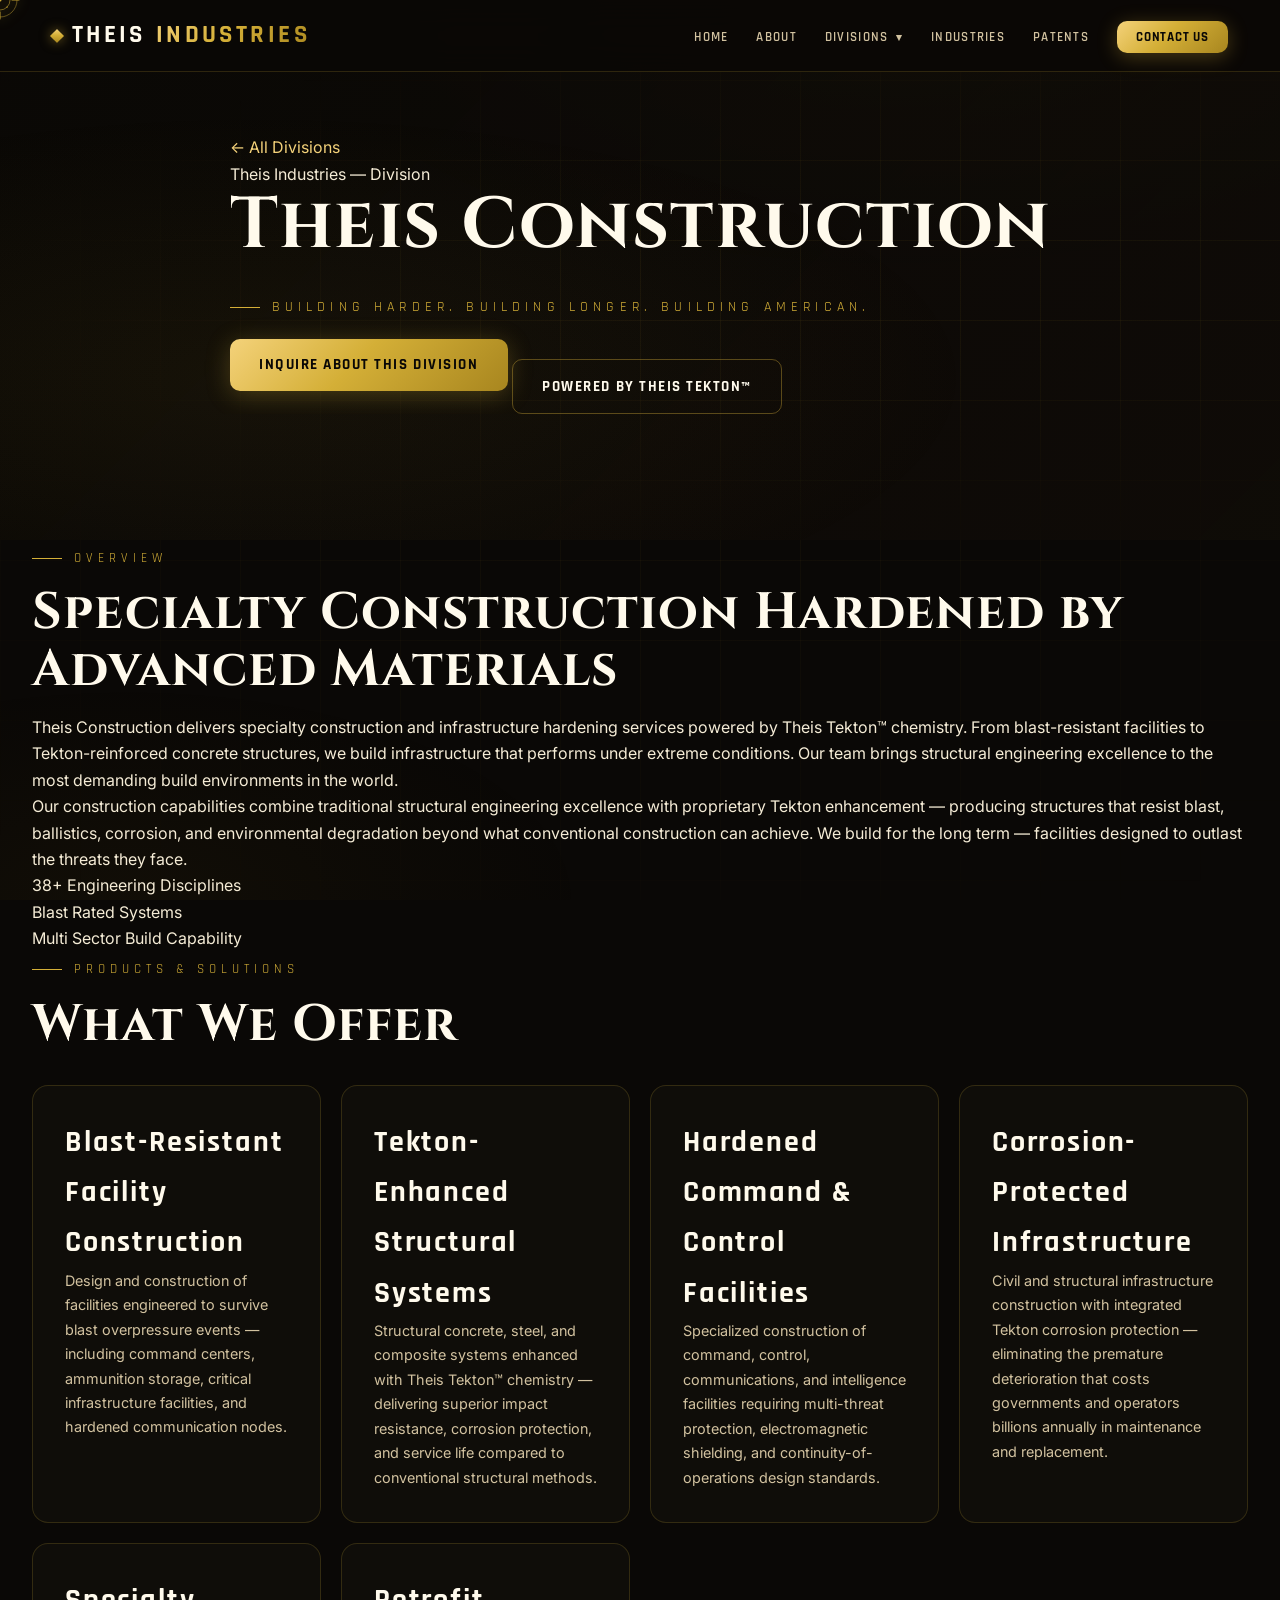
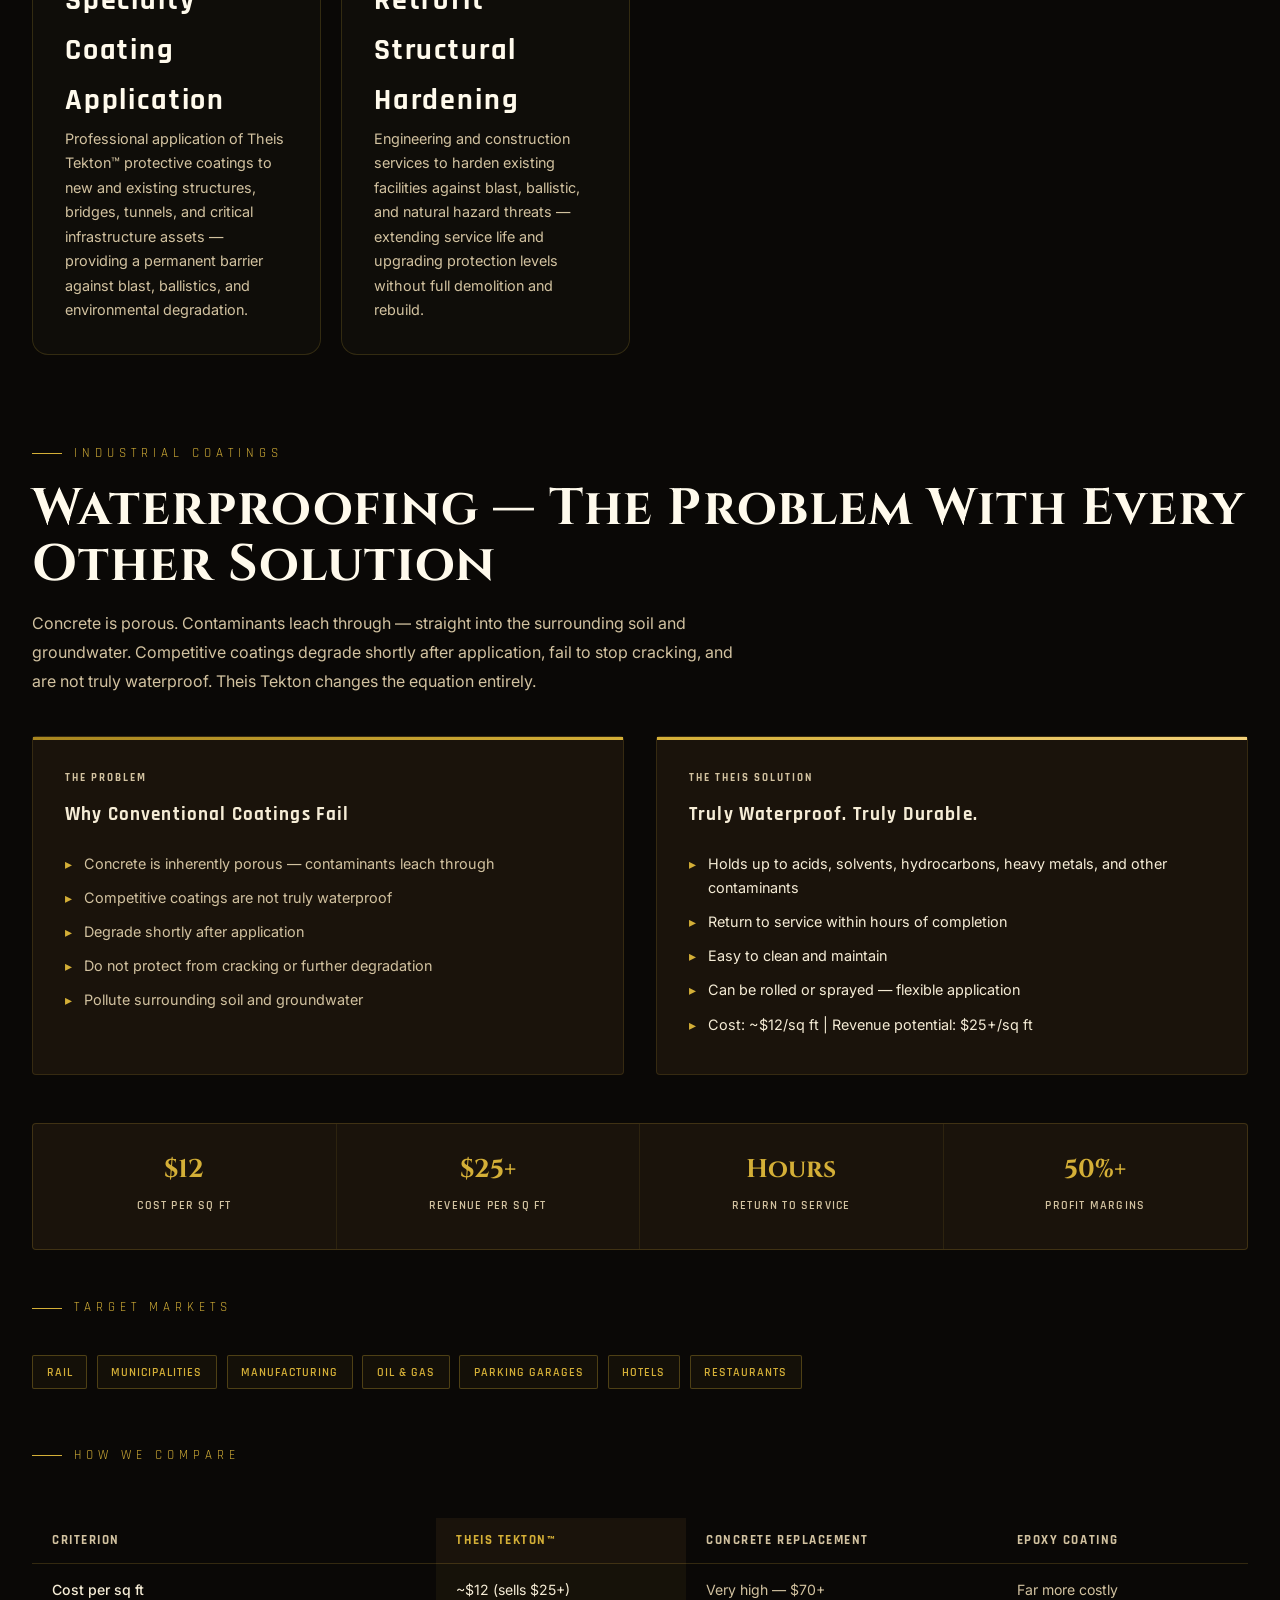
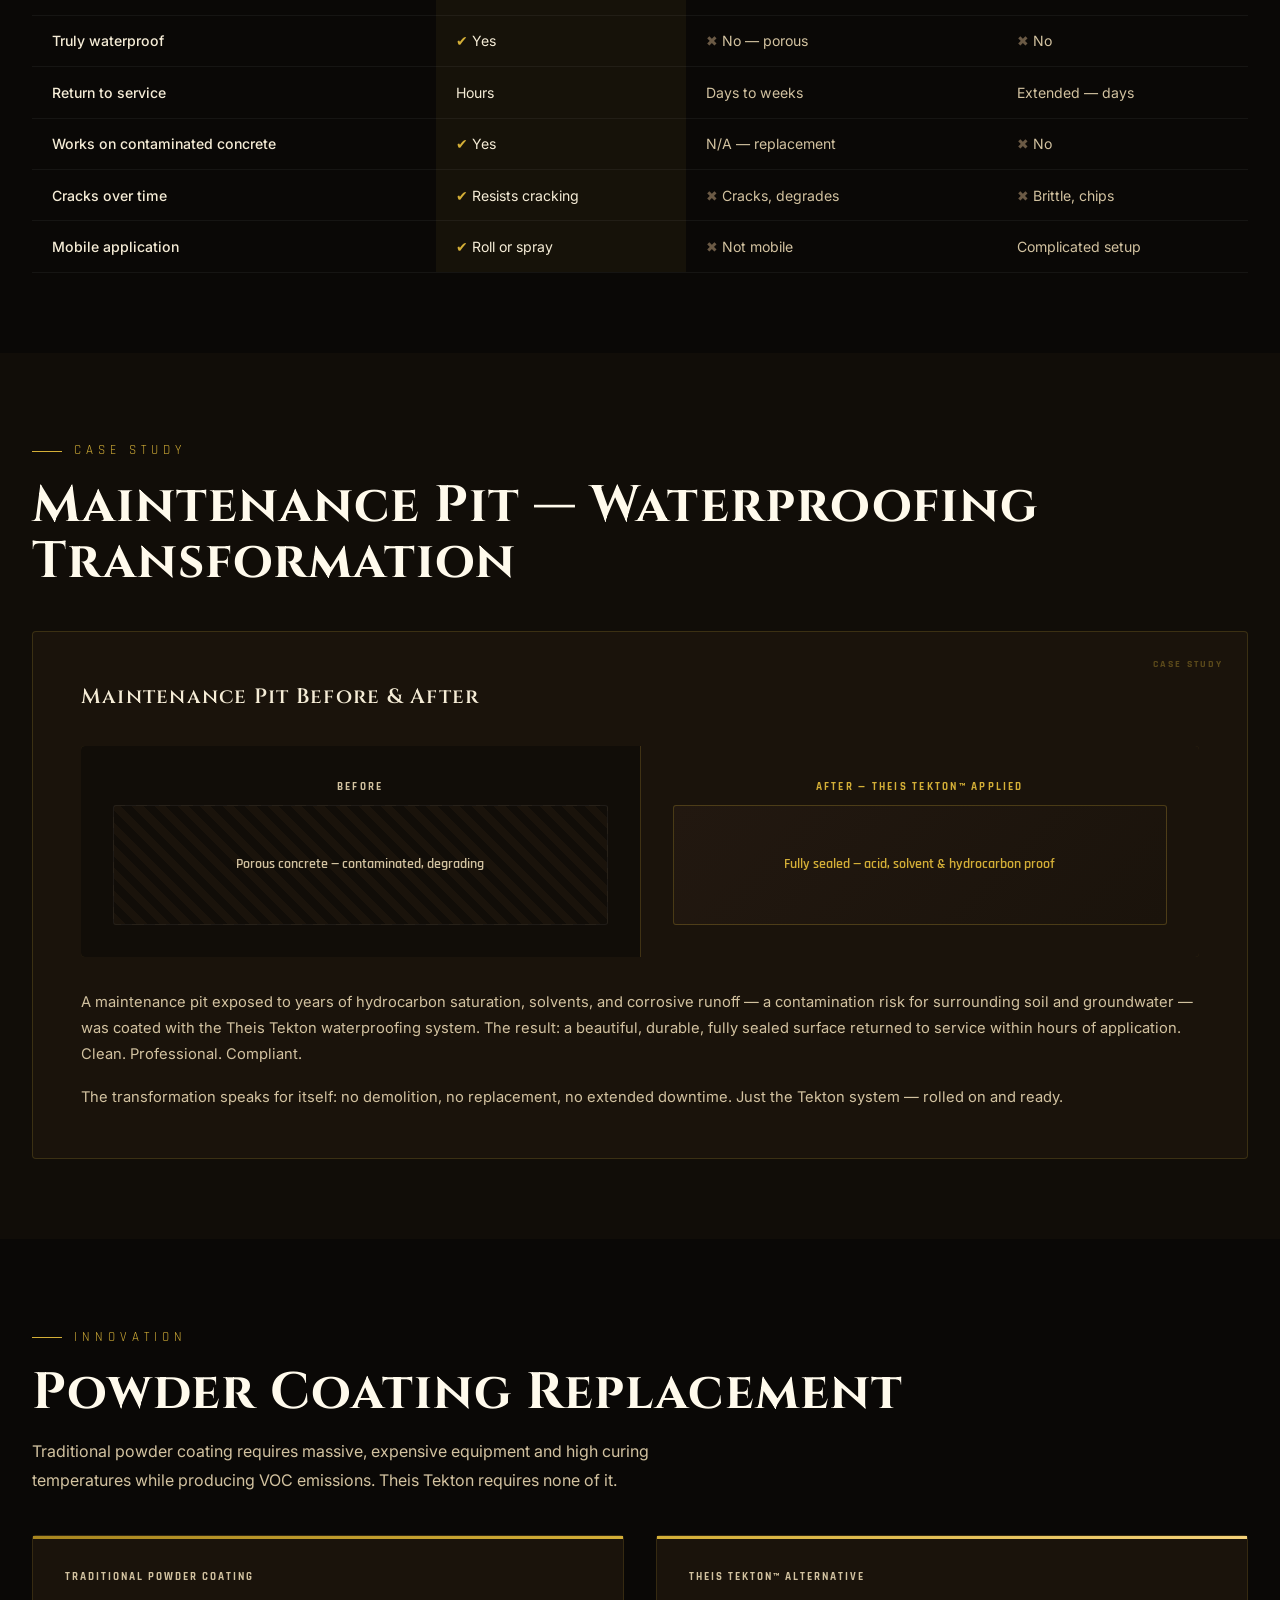
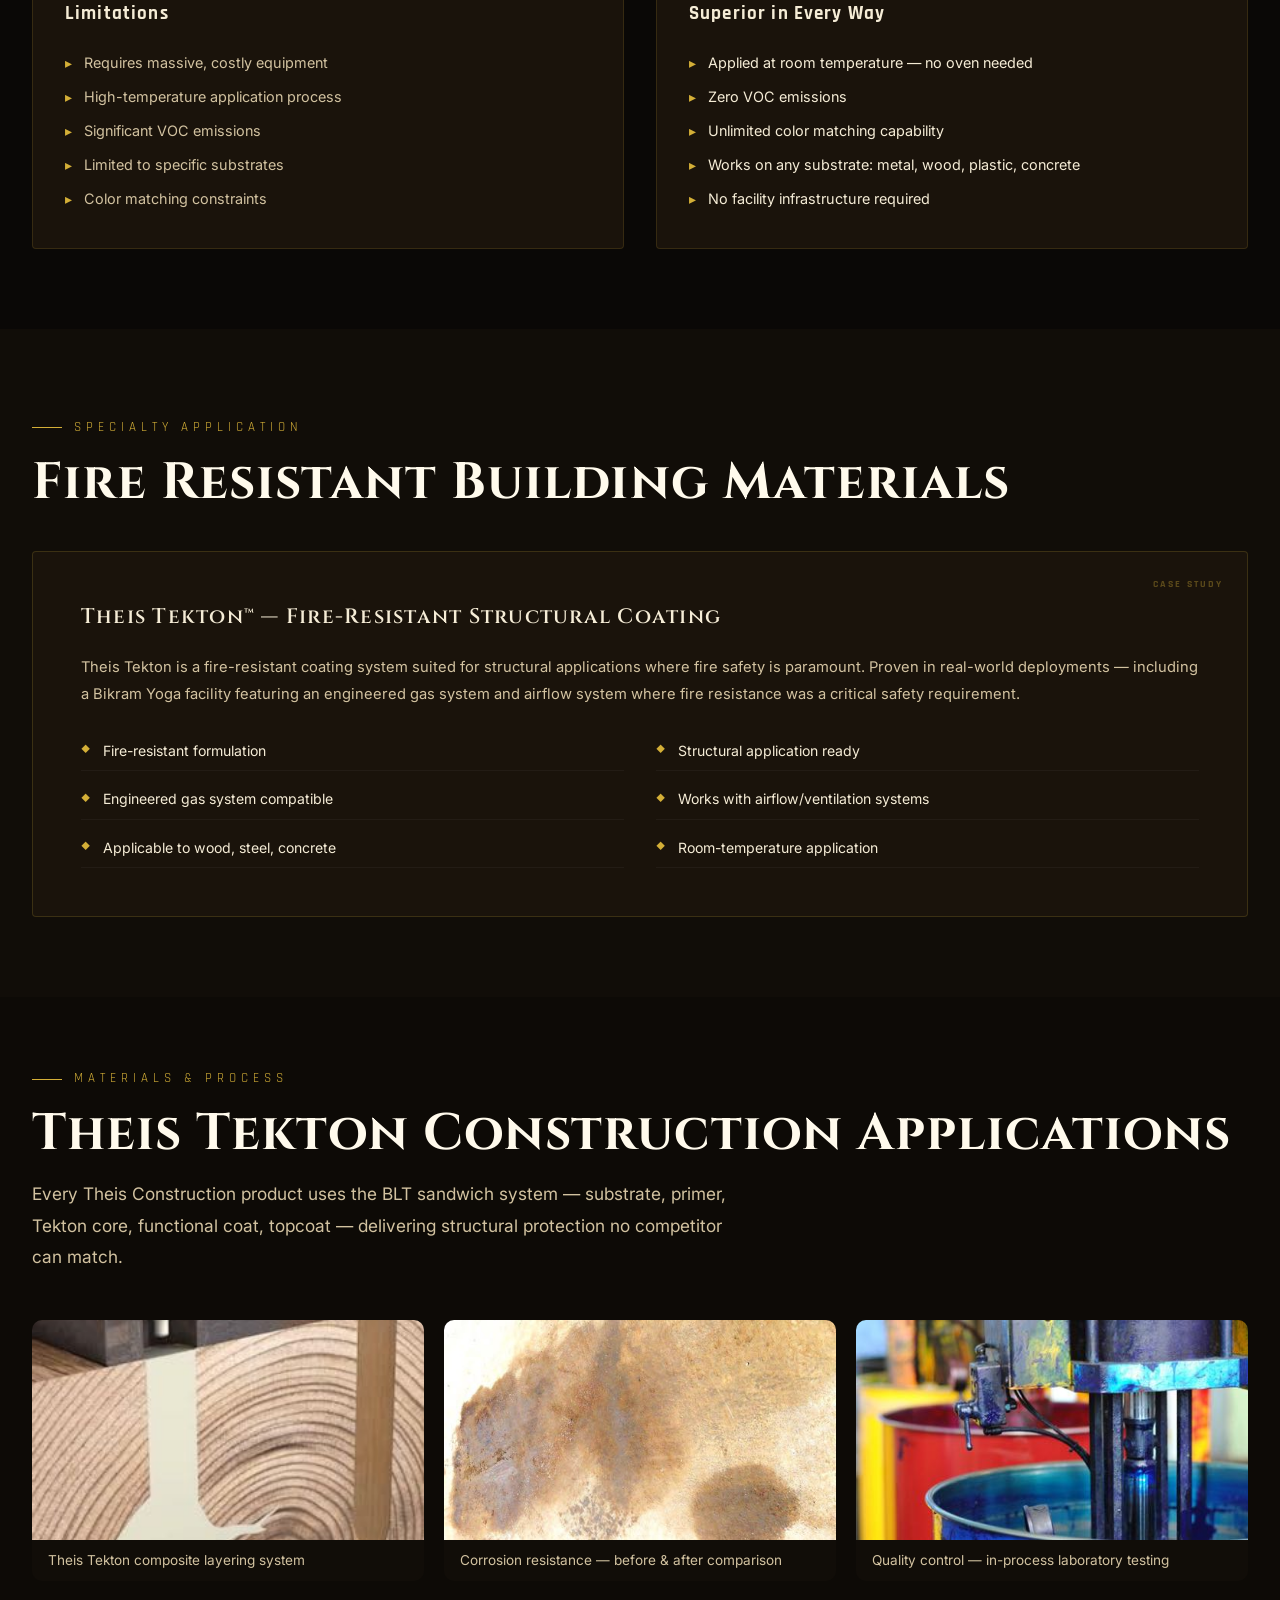
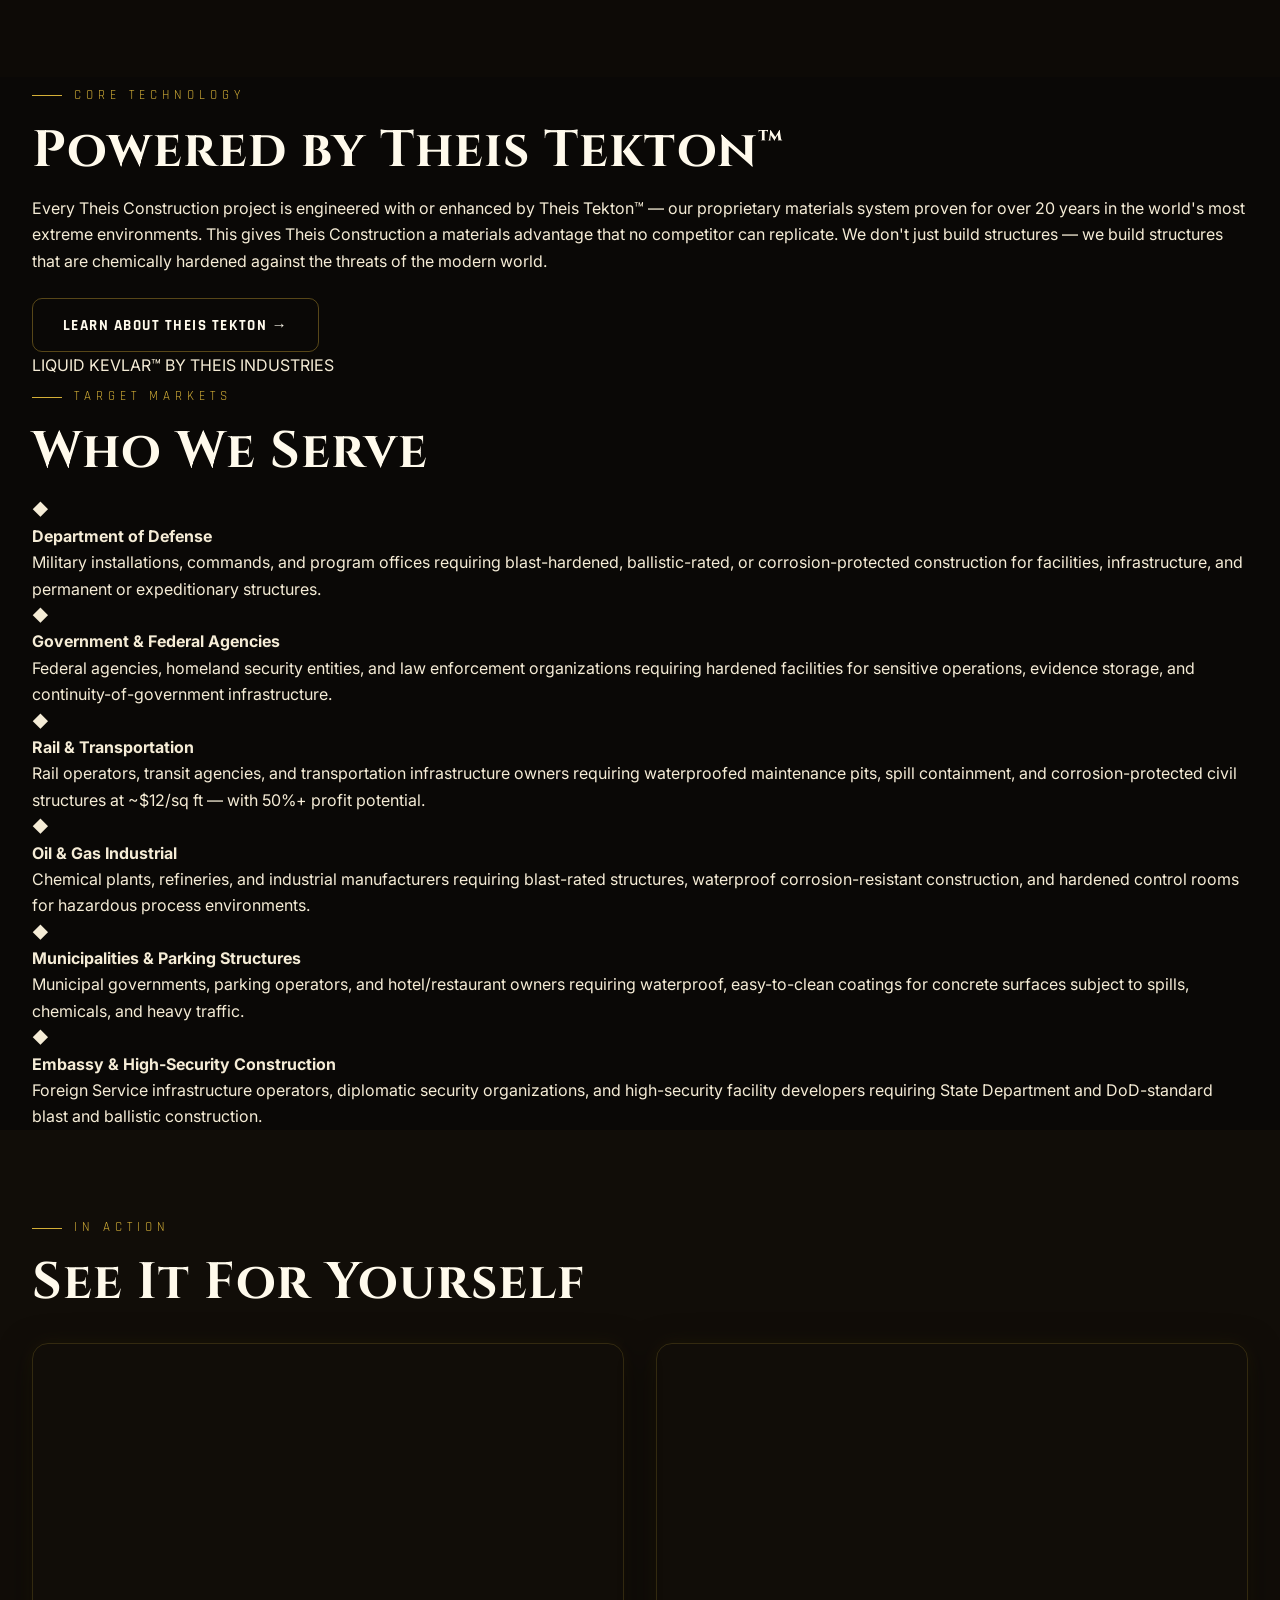
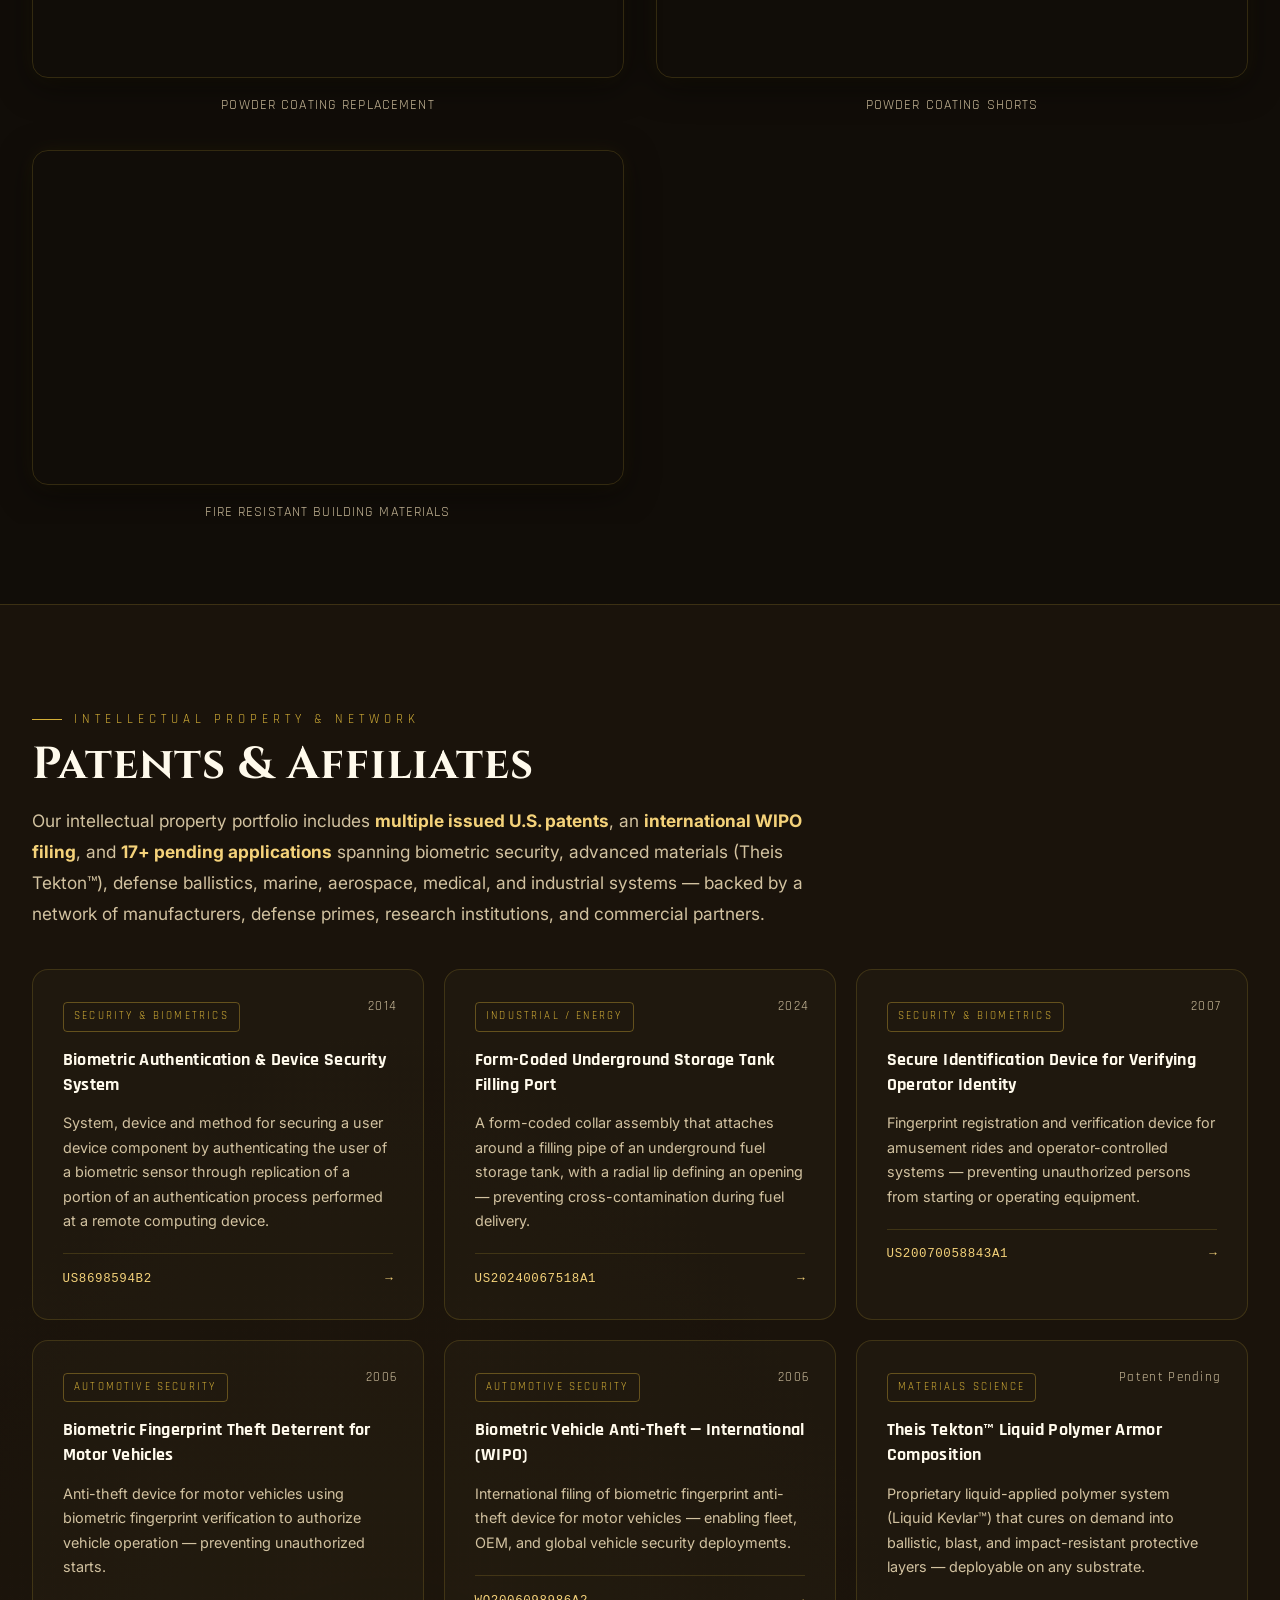
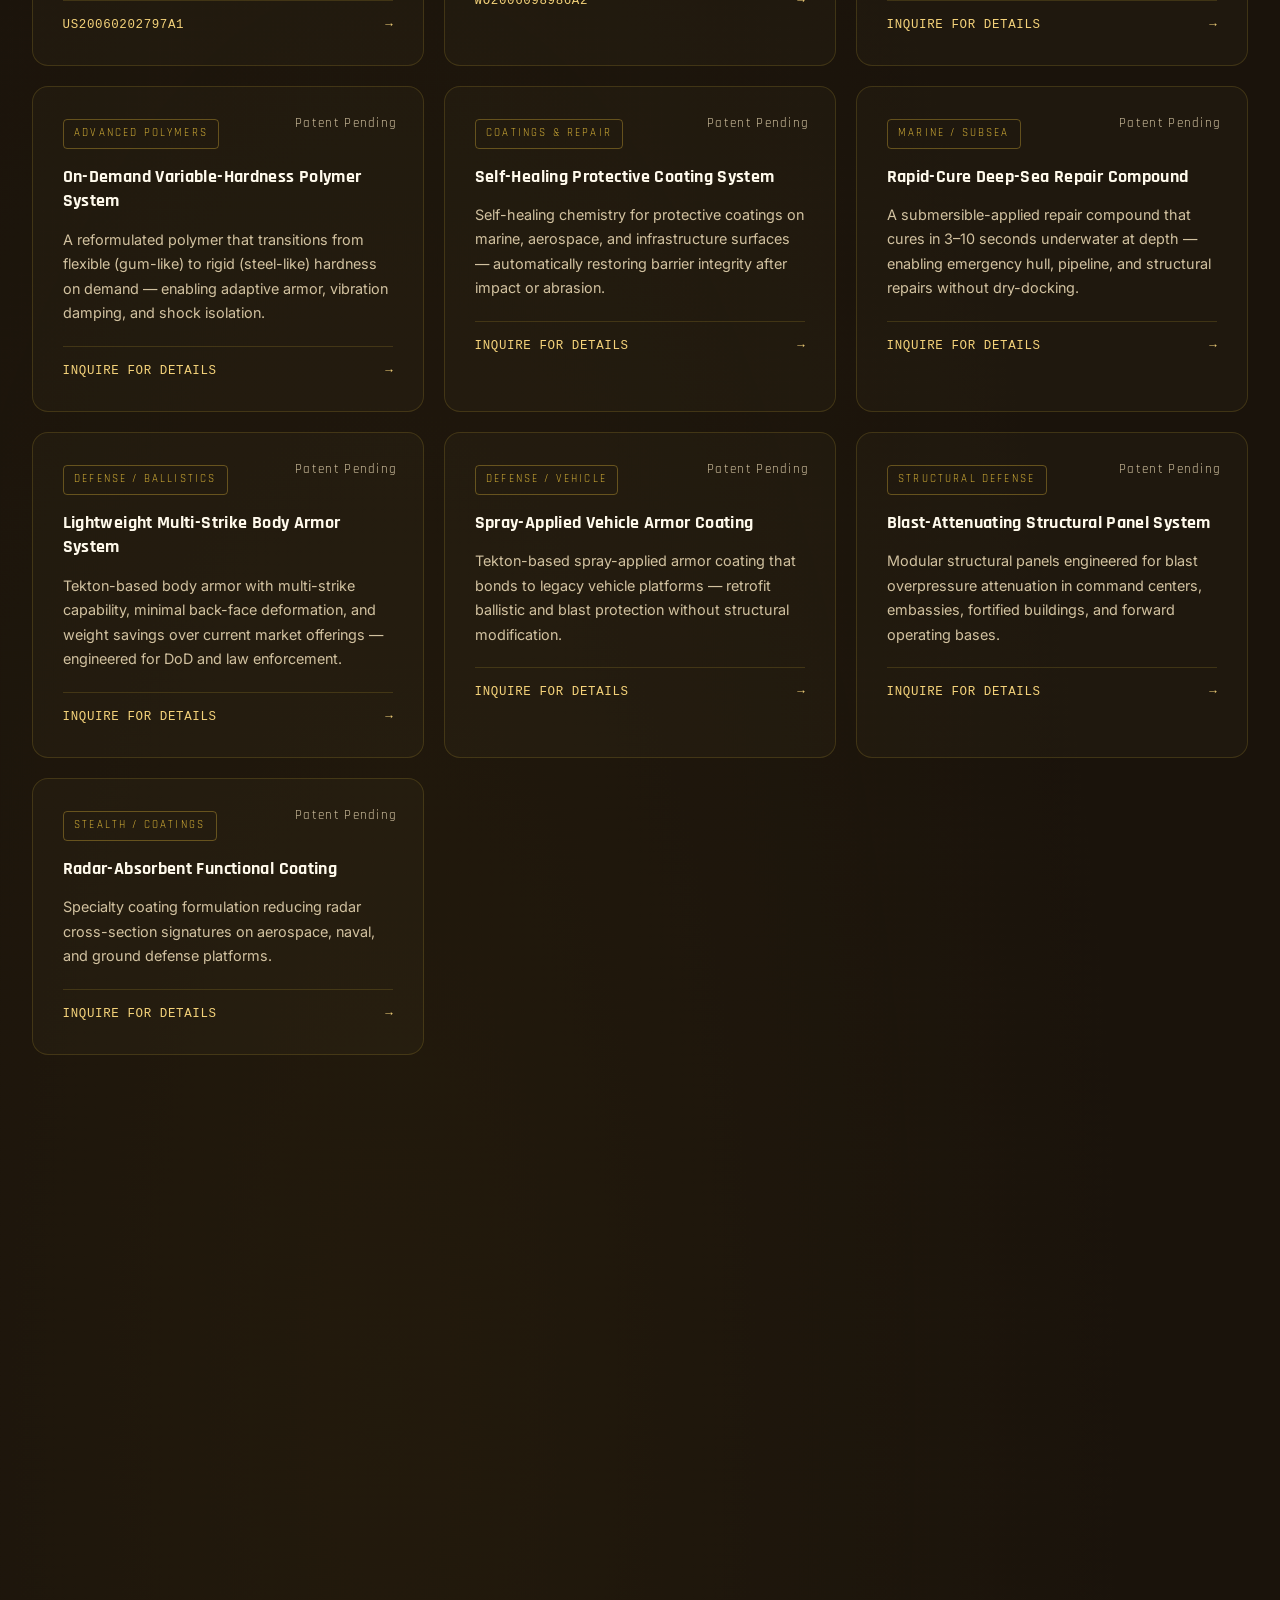
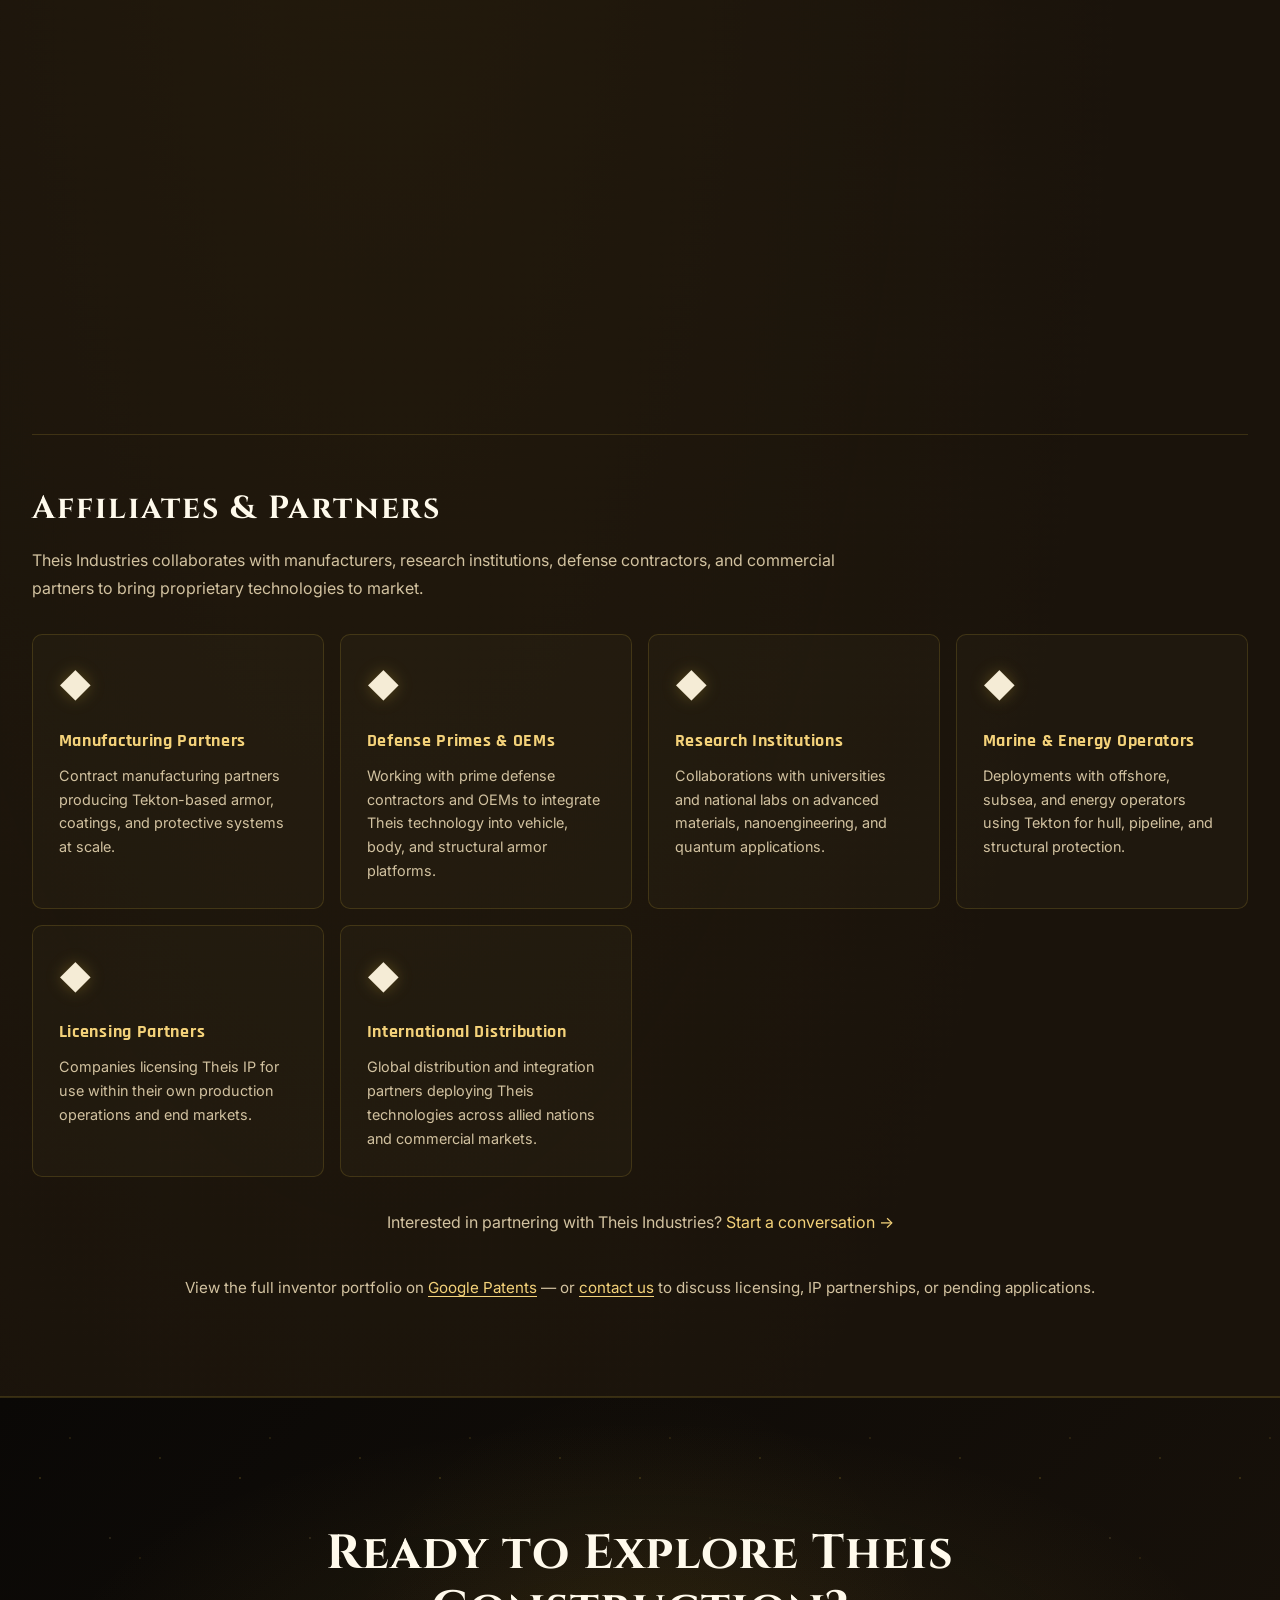
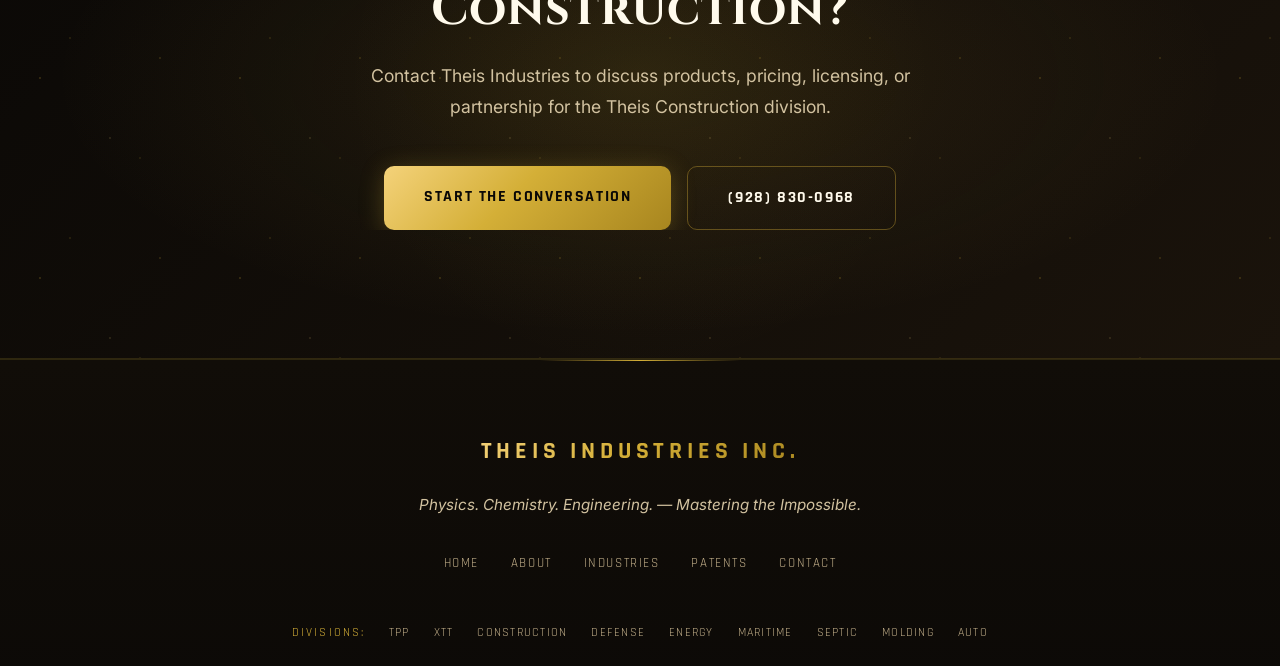
<file: construction.html>
<!DOCTYPE html>
<html lang="en">
<head>
  <meta charset="UTF-8" />
  <meta name="viewport" content="width=device-width, initial-scale=1.0" />
  <title>Theis Construction — Theis Industries Inc.</title>
  <meta name="description" content="Theis Construction delivers specialty construction and infrastructure hardening services powered by Theis Tekton™ — from blast-resistant facilities to Tekton-reinforced concrete structures." />
  <link rel="stylesheet" href="style.css" />
  <link rel="preconnect" href="https://fonts.googleapis.com">
  <link rel="preconnect" href="https://fonts.gstatic.com" crossorigin>
  <link href="https://fonts.googleapis.com/css2?family=Cinzel:wght@500;600;700&family=Rajdhani:wght@400;500;600;700&family=Inter:wght@300;400;500;600&display=swap" rel="stylesheet">
  <script src="icons.js" defer></script>
  <script src="main.js" defer></script>
  <style>
    /* ── Page-local enrichment styles ── */
    .enrich-section {
      padding: 5rem 0;
    }
    .enrich-section:nth-child(odd) {
      background: #110d08;
    }
    .enrich-section:nth-child(even) {
      background: #0a0806;
    }

    /* Waterproofing problem/solution split */
    .problem-solution-grid {
      display: grid;
      grid-template-columns: 1fr 1fr;
      gap: 2rem;
      margin-top: 2.5rem;
    }
    .ps-card {
      background: #1a130b;
      border: 1px solid rgba(212,175,55,0.15);
      border-radius: 4px;
      padding: 2rem;
      position: relative;
    }
    .ps-card::before {
      content: '';
      position: absolute;
      top: 0; left: 0; right: 0;
      height: 3px;
      background: linear-gradient(90deg, #a8861f, #d4af37);
    }
    .ps-card.solution::before {
      background: linear-gradient(90deg, #d4af37, #f4d27a);
    }
    .ps-label {
      font-family: 'Rajdhani', sans-serif;
      font-size: 0.7rem;
      font-weight: 700;
      letter-spacing: 0.18em;
      text-transform: uppercase;
      color: #d2c2a0;
      margin-bottom: 0.75rem;
    }
    .ps-card h3 {
      font-family: 'Rajdhani', sans-serif;
      font-size: 1.2rem;
      font-weight: 700;
      color: #f5ecd6;
      margin-bottom: 1rem;
    }
    .ps-card ul {
      list-style: none;
      padding: 0;
      margin: 0;
    }
    .ps-card ul li {
      font-family: 'Inter', sans-serif;
      font-size: 0.9rem;
      color: #d2c2a0;
      line-height: 1.7;
      padding: 0.3rem 0 0.3rem 1.2rem;
      position: relative;
    }
    .ps-card ul li::before {
      content: '▸';
      position: absolute;
      left: 0;
      color: #d4af37;
    }
    .ps-card.solution ul li { color: #f5ecd6; }

    /* Key stats bar */
    .stats-bar {
      display: grid;
      grid-template-columns: repeat(4, 1fr);
      gap: 0;
      background: #1a130b;
      border: 1px solid rgba(212,175,55,0.2);
      border-radius: 4px;
      overflow: hidden;
      margin-top: 3rem;
    }
    .stat-cell {
      padding: 2rem 1.5rem;
      text-align: center;
      border-right: 1px solid rgba(212,175,55,0.1);
    }
    .stat-cell:last-child { border-right: none; }
    .stat-cell-val {
      font-family: 'Cinzel', serif;
      font-size: 1.6rem;
      font-weight: 700;
      color: #d4af37;
      display: block;
      line-height: 1.1;
      margin-bottom: 0.4rem;
    }
    .stat-cell-label {
      font-family: 'Rajdhani', sans-serif;
      font-size: 0.75rem;
      font-weight: 600;
      letter-spacing: 0.1em;
      text-transform: uppercase;
      color: #d2c2a0;
    }

    /* Comparison table */
    .comparison-table {
      width: 100%;
      border-collapse: collapse;
      margin-top: 2.5rem;
      font-family: 'Inter', sans-serif;
    }
    .comparison-table thead th {
      font-family: 'Rajdhani', sans-serif;
      font-size: 0.8rem;
      font-weight: 700;
      letter-spacing: 0.12em;
      text-transform: uppercase;
      color: #d2c2a0;
      padding: 0.75rem 1.25rem;
      background: #0a0806;
      border-bottom: 1px solid rgba(212,175,55,0.2);
      text-align: left;
    }
    .comparison-table thead th.winner {
      color: #d4af37;
      background: #1a130b;
    }
    .comparison-table tbody tr {
      border-bottom: 1px solid rgba(255,255,255,0.05);
    }
    .comparison-table tbody tr:hover {
      background: rgba(212,175,55,0.04);
    }
    .comparison-table tbody td {
      padding: 0.85rem 1.25rem;
      font-size: 0.88rem;
      color: #d2c2a0;
    }
    .comparison-table tbody td:first-child {
      color: #f5ecd6;
      font-weight: 500;
    }
    .comparison-table tbody td.winner-cell {
      color: #f5ecd6;
      background: rgba(212,175,55,0.06);
    }
    .check { color: #d4af37; }
    .cross { color: #6b5a45; }

    /* Case study */
    .case-study-block {
      background: #1a130b;
      border: 1px solid rgba(212,175,55,0.18);
      border-radius: 4px;
      padding: 3rem;
      margin-top: 2.5rem;
      position: relative;
      overflow: hidden;
    }
    .case-study-block::after {
      content: 'CASE STUDY';
      position: absolute;
      top: 1.5rem; right: 1.5rem;
      font-family: 'Rajdhani', sans-serif;
      font-size: 0.65rem;
      font-weight: 700;
      letter-spacing: 0.2em;
      color: rgba(212,175,55,0.35);
    }
    .case-study-block h3 {
      font-family: 'Cinzel', serif;
      font-size: 1.3rem;
      font-weight: 600;
      color: #f5ecd6;
      margin-bottom: 1.25rem;
    }
    .case-study-block p {
      font-family: 'Inter', sans-serif;
      font-size: 0.92rem;
      color: #d2c2a0;
      line-height: 1.8;
      margin-bottom: 1rem;
    }
    .case-study-block p:last-child { margin-bottom: 0; }

    /* Before/After visual bar */
    .before-after-bar {
      display: grid;
      grid-template-columns: 1fr 1fr;
      gap: 1px;
      background: rgba(212,175,55,0.2);
      border-radius: 4px;
      overflow: hidden;
      margin: 2rem 0;
    }
    .ba-side {
      background: #110d08;
      padding: 2rem;
      text-align: center;
    }
    .ba-side.after-side {
      background: #1a130b;
    }
    .ba-label {
      font-family: 'Rajdhani', sans-serif;
      font-size: 0.7rem;
      font-weight: 700;
      letter-spacing: 0.2em;
      text-transform: uppercase;
      color: #d2c2a0;
      margin-bottom: 0.5rem;
    }
    .ba-label.gold { color: #d4af37; }
    .ba-visual {
      width: 100%;
      height: 120px;
      border-radius: 3px;
      display: flex;
      align-items: center;
      justify-content: center;
      font-family: 'Rajdhani', sans-serif;
      font-size: 0.85rem;
      font-weight: 600;
      color: #d2c2a0;
    }
    .ba-visual.before-vis {
      background: repeating-linear-gradient(
        45deg,
        #1a130b,
        #1a130b 8px,
        #110d08 8px,
        #110d08 16px
      );
      border: 1px solid rgba(255,255,255,0.06);
    }
    .ba-visual.after-vis {
      background: linear-gradient(135deg, #221810 0%, #1a130b 100%);
      border: 1px solid rgba(212,175,55,0.25);
      color: #d4af37;
    }

    /* Markets tag cloud */
    .market-tags {
      display: flex;
      flex-wrap: wrap;
      gap: 0.6rem;
      margin-top: 1.5rem;
    }
    .market-tag {
      font-family: 'Rajdhani', sans-serif;
      font-size: 0.78rem;
      font-weight: 600;
      letter-spacing: 0.08em;
      text-transform: uppercase;
      color: #d4af37;
      border: 1px solid rgba(212,175,55,0.3);
      border-radius: 2px;
      padding: 0.35rem 0.85rem;
      background: rgba(212,175,55,0.05);
    }

    /* Feature list */
    .feature-list {
      display: grid;
      grid-template-columns: 1fr 1fr;
      gap: 0.5rem 2rem;
      margin-top: 1.5rem;
    }
    .feature-item {
      font-family: 'Inter', sans-serif;
      font-size: 0.88rem;
      color: #f5ecd6;
      padding: 0.5rem 0 0.5rem 1.4rem;
      position: relative;
      border-bottom: 1px solid rgba(255,255,255,0.04);
    }
    .feature-item::before {
      content: '◆';
      position: absolute;
      left: 0;
      color: #d4af37;
      font-size: 0.55rem;
      top: 0.7rem;
    }

    @media (max-width: 768px) {
      .problem-solution-grid,
      .feature-list,
      .before-after-bar { grid-template-columns: 1fr; }
      .stats-bar { grid-template-columns: 1fr 1fr; }
      .stat-cell:nth-child(2) { border-right: none; }
    }
  </style>
</head>
<body>
  <div id="page-overlay"></div>
  <div id="cursor-dot"></div>

  <nav id="navbar">
    <div class="nav-inner">
      <a href="index.html" class="nav-logo">THEIS <span>INDUSTRIES</span></a>
      <ul class="nav-links" id="navLinks">
        <li><a href="index.html">Home</a></li>
        <li><a href="about.html">About</a></li>
        <li class="nav-dropdown">
          <a href="#" class="nav-dropdown-trigger">Divisions <span class="dropdown-arrow">▾</span></a>
          <ul class="dropdown-menu">
            <li><a href="tpp.html">Tekton Pole &amp; Pipe (TPP)</a></li>
            <li><a href="xtt.html">Xtreme Transport (XTT)</a></li>
            <li><a href="construction.html">Theis Construction</a></li>
            <li><a href="defense.html">Theis Defense (Alviz)</a></li>
            <li><a href="energy.html">Theis Energy</a></li>
            <li><a href="maritime.html">Theis Maritime</a></li>
            <li><a href="septic.html">Theis Septic</a></li>
            <li><a href="molding.html">Theis Molding</a></li>
            <li><a href="auto.html">Theis Auto</a></li>
          </ul>
        </li>
        <li><a href="industries.html">Industries</a></li>
        <li><a href="about.html#patents">Patents</a></li>
        <li><a href="contact.html" class="nav-cta">Contact Us</a></li>
      </ul>
      <div class="hamburger" onclick="toggleMenu()">&#9776;</div>
    </div>
  </nav>

  <!-- SPOKE HERO -->
  <section class="spoke-hero construction-hero" style="background: linear-gradient(135deg, rgba(10,8,6,0.88) 0%, rgba(17,13,8,0.75) 100%), url('https://static.vecteezy.com/system/resources/previews/072/327/653/non_2x/industrial-metal-production-with-sparks-and-dramatic-lighting-effects-photo.jpeg') center/cover no-repeat;">
    <div class="container">
      <a href="index.html#divisions" class="spoke-back reveal">← All Divisions</a>
      <div class="spoke-eyebrow reveal">Theis Industries — Division</div>
      <h1 class="reveal">Theis Construction</h1>
      <p class="spoke-tagline reveal">Building harder. Building longer. Building American.</p>
      <div class="spoke-hero-btns">
        <a href="contact.html" class="btn-primary">Inquire About This Division</a>
        <a href="index.html#tekton" class="btn-secondary">Powered by Theis Tekton™</a>
      </div>
    </div>
    <div class="spoke-hero-bg"></div>
  </section>

  <!-- OVERVIEW -->
  <section class="spoke-overview">
    <div class="container">
      <div class="spoke-overview-grid">
        <div class="spoke-overview-text">
          <div class="section-label reveal">Overview</div>
          <h2 class="reveal">Specialty Construction Hardened by Advanced Materials</h2>
          <p class="reveal">Theis Construction delivers specialty construction and infrastructure hardening services powered by Theis Tekton™ chemistry. From blast-resistant facilities to Tekton-reinforced concrete structures, we build infrastructure that performs under extreme conditions. Our team brings structural engineering excellence to the most demanding build environments in the world.</p>
          <p class="reveal">Our construction capabilities combine traditional structural engineering excellence with proprietary Tekton enhancement — producing structures that resist blast, ballistics, corrosion, and environmental degradation beyond what conventional construction can achieve. We build for the long term — facilities designed to outlast the threats they face.</p>
        </div>
        <div class="spoke-overview-stats">
          <div class="spoke-stat reveal">
            <span class="spoke-stat-val">38+</span>
            <span class="spoke-stat-label">Engineering Disciplines</span>
          </div>
          <div class="spoke-stat reveal">
            <span class="spoke-stat-val">Blast</span>
            <span class="spoke-stat-label">Rated Systems</span>
          </div>
          <div class="spoke-stat reveal">
            <span class="spoke-stat-val">Multi</span>
            <span class="spoke-stat-label">Sector Build Capability</span>
          </div>
        </div>
      </div>
    </div>
  </section>

  <!-- PRODUCTS / SOLUTIONS -->
  <section class="spoke-products">
    <div class="container">
      <div class="section-label reveal">Products &amp; Solutions</div>
      <h2 class="reveal">What We Offer</h2>
      <div class="spoke-products-grid">
        <div class="spoke-product-card reveal">
          <h3>Blast-Resistant Facility Construction</h3>
          <p>Design and construction of facilities engineered to survive blast overpressure events — including command centers, ammunition storage, critical infrastructure facilities, and hardened communication nodes.</p>
        </div>
        <div class="spoke-product-card reveal">
          <h3>Tekton-Enhanced Structural Systems</h3>
          <p>Structural concrete, steel, and composite systems enhanced with Theis Tekton™ chemistry — delivering superior impact resistance, corrosion protection, and service life compared to conventional structural methods.</p>
        </div>
        <div class="spoke-product-card reveal">
          <h3>Hardened Command &amp; Control Facilities</h3>
          <p>Specialized construction of command, control, communications, and intelligence facilities requiring multi-threat protection, electromagnetic shielding, and continuity-of-operations design standards.</p>
        </div>
        <div class="spoke-product-card reveal">
          <h3>Corrosion-Protected Infrastructure</h3>
          <p>Civil and structural infrastructure construction with integrated Tekton corrosion protection — eliminating the premature deterioration that costs governments and operators billions annually in maintenance and replacement.</p>
        </div>
        <div class="spoke-product-card reveal">
          <h3>Specialty Coating Application</h3>
          <p>Professional application of Theis Tekton™ protective coatings to new and existing structures, bridges, tunnels, and critical infrastructure assets — providing a permanent barrier against blast, ballistics, and environmental degradation.</p>
        </div>
        <div class="spoke-product-card reveal">
          <h3>Retrofit Structural Hardening</h3>
          <p>Engineering and construction services to harden existing facilities against blast, ballistic, and natural hazard threats — extending service life and upgrading protection levels without full demolition and rebuild.</p>
        </div>
      </div>
    </div>
  </section>

  <!-- ═══════════════════════════════════════════════════════
       INDUSTRIAL COATINGS — WATERPROOFING
  ═══════════════════════════════════════════════════════ -->
  <section class="enrich-section" id="waterproofing">
    <div class="container">
      <div class="section-label reveal">Industrial Coatings</div>
      <h2 class="reveal">Waterproofing — The Problem With Every Other Solution</h2>
      <p class="reveal" style="max-width:720px; color:#d2c2a0; font-family:'Inter',sans-serif; line-height:1.8; margin-bottom:0;">Concrete is porous. Contaminants leach through — straight into the surrounding soil and groundwater. Competitive coatings degrade shortly after application, fail to stop cracking, and are not truly waterproof. Theis Tekton changes the equation entirely.</p>

      <div class="problem-solution-grid">
        <div class="ps-card reveal">
          <div class="ps-label">The Problem</div>
          <h3>Why Conventional Coatings Fail</h3>
          <ul>
            <li>Concrete is inherently porous — contaminants leach through</li>
            <li>Competitive coatings are not truly waterproof</li>
            <li>Degrade shortly after application</li>
            <li>Do not protect from cracking or further degradation</li>
            <li>Pollute surrounding soil and groundwater</li>
          </ul>
        </div>
        <div class="ps-card solution reveal">
          <div class="ps-label">The Theis Solution</div>
          <h3>Truly Waterproof. Truly Durable.</h3>
          <ul>
            <li>Holds up to acids, solvents, hydrocarbons, heavy metals, and other contaminants</li>
            <li>Return to service within hours of completion</li>
            <li>Easy to clean and maintain</li>
            <li>Can be rolled or sprayed — flexible application</li>
            <li>Cost: ~$12/sq ft | Revenue potential: $25+/sq ft</li>
          </ul>
        </div>
      </div>

      <!-- Key stats bar -->
      <div class="stats-bar reveal">
        <div class="stat-cell">
          <span class="stat-cell-val">$12</span>
          <span class="stat-cell-label">Cost per sq ft</span>
        </div>
        <div class="stat-cell">
          <span class="stat-cell-val">$25+</span>
          <span class="stat-cell-label">Revenue per sq ft</span>
        </div>
        <div class="stat-cell">
          <span class="stat-cell-val">Hours</span>
          <span class="stat-cell-label">Return to Service</span>
        </div>
        <div class="stat-cell">
          <span class="stat-cell-val">50%+</span>
          <span class="stat-cell-label">Profit Margins</span>
        </div>
      </div>

      <!-- Markets -->
      <div class="reveal" style="margin-top:2.5rem;">
        <div class="section-label" style="margin-bottom:0.75rem;">Target Markets</div>
        <div class="market-tags">
          <span class="market-tag">Rail</span>
          <span class="market-tag">Municipalities</span>
          <span class="market-tag">Manufacturing</span>
          <span class="market-tag">Oil &amp; Gas</span>
          <span class="market-tag">Parking Garages</span>
          <span class="market-tag">Hotels</span>
          <span class="market-tag">Restaurants</span>
        </div>
      </div>

      <!-- Comparison table -->
      <div class="reveal" style="margin-top:3rem;">
        <div class="section-label" style="margin-bottom:0.75rem;">How We Compare</div>
        <table class="comparison-table">
          <thead>
            <tr>
              <th>Criterion</th>
              <th class="winner">Theis Tekton™</th>
              <th>Concrete Replacement</th>
              <th>Epoxy Coating</th>
            </tr>
          </thead>
          <tbody>
            <tr>
              <td>Cost per sq ft</td>
              <td class="winner-cell">~$12 (sells $25+)</td>
              <td>Very high — $70+</td>
              <td>Far more costly</td>
            </tr>
            <tr>
              <td>Truly waterproof</td>
              <td class="winner-cell"><span class="check">✔</span> Yes</td>
              <td><span class="cross">✖</span> No — porous</td>
              <td><span class="cross">✖</span> No</td>
            </tr>
            <tr>
              <td>Return to service</td>
              <td class="winner-cell">Hours</td>
              <td>Days to weeks</td>
              <td>Extended — days</td>
            </tr>
            <tr>
              <td>Works on contaminated concrete</td>
              <td class="winner-cell"><span class="check">✔</span> Yes</td>
              <td>N/A — replacement</td>
              <td><span class="cross">✖</span> No</td>
            </tr>
            <tr>
              <td>Cracks over time</td>
              <td class="winner-cell"><span class="check">✔</span> Resists cracking</td>
              <td><span class="cross">✖</span> Cracks, degrades</td>
              <td><span class="cross">✖</span> Brittle, chips</td>
            </tr>
            <tr>
              <td>Mobile application</td>
              <td class="winner-cell"><span class="check">✔</span> Roll or spray</td>
              <td><span class="cross">✖</span> Not mobile</td>
              <td>Complicated setup</td>
            </tr>
          </tbody>
        </table>
      </div>
    </div>
  </section>

  <!-- CASE STUDY — MAINTENANCE PIT -->
  <section class="enrich-section" id="case-study-pit">
    <div class="container">
      <div class="section-label reveal">Case Study</div>
      <h2 class="reveal">Maintenance Pit — Waterproofing Transformation</h2>

      <div class="case-study-block reveal">
        <h3>Maintenance Pit Before &amp; After</h3>
        <div class="before-after-bar">
          <div class="ba-side">
            <div class="ba-label">Before</div>
            <div class="ba-visual before-vis">Porous concrete — contaminated, degrading</div>
          </div>
          <div class="ba-side after-side">
            <div class="ba-label gold">After — Theis Tekton™ Applied</div>
            <div class="ba-visual after-vis">Fully sealed — acid, solvent &amp; hydrocarbon proof</div>
          </div>
        </div>
        <p>A maintenance pit exposed to years of hydrocarbon saturation, solvents, and corrosive runoff — a contamination risk for surrounding soil and groundwater — was coated with the Theis Tekton waterproofing system. The result: a beautiful, durable, fully sealed surface returned to service within hours of application. Clean. Professional. Compliant.</p>
        <p>The transformation speaks for itself: no demolition, no replacement, no extended downtime. Just the Tekton system — rolled on and ready.</p>
      </div>
    </div>
  </section>

  <!-- POWDER COATING REPLACEMENT -->
  <section class="enrich-section" id="powder-coating">
    <div class="container">
      <div class="section-label reveal">Innovation</div>
      <h2 class="reveal">Powder Coating Replacement</h2>
      <p class="reveal" style="max-width:700px; color:#d2c2a0; font-family:'Inter',sans-serif; line-height:1.8; margin-bottom:2rem;">Traditional powder coating requires massive, expensive equipment and high curing temperatures while producing VOC emissions. Theis Tekton requires none of it.</p>

      <div class="problem-solution-grid">
        <div class="ps-card reveal">
          <div class="ps-label">Traditional Powder Coating</div>
          <h3>Limitations</h3>
          <ul>
            <li>Requires massive, costly equipment</li>
            <li>High-temperature application process</li>
            <li>Significant VOC emissions</li>
            <li>Limited to specific substrates</li>
            <li>Color matching constraints</li>
          </ul>
        </div>
        <div class="ps-card solution reveal">
          <div class="ps-label">Theis Tekton™ Alternative</div>
          <h3>Superior in Every Way</h3>
          <ul>
            <li>Applied at room temperature — no oven needed</li>
            <li>Zero VOC emissions</li>
            <li>Unlimited color matching capability</li>
            <li>Works on any substrate: metal, wood, plastic, concrete</li>
            <li>No facility infrastructure required</li>
          </ul>
        </div>
      </div>
    </div>
  </section>

  <!-- FIRE RESISTANT MATERIALS -->
  <section class="enrich-section" id="fire-resistant">
    <div class="container">
      <div class="section-label reveal">Specialty Application</div>
      <h2 class="reveal">Fire Resistant Building Materials</h2>

      <div class="case-study-block reveal">
        <h3>Theis Tekton™ — Fire-Resistant Structural Coating</h3>
        <p>Theis Tekton is a fire-resistant coating system suited for structural applications where fire safety is paramount. Proven in real-world deployments — including a Bikram Yoga facility featuring an engineered gas system and airflow system where fire resistance was a critical safety requirement.</p>
        <div class="feature-list" style="margin-top:1.5rem;">
          <div class="feature-item">Fire-resistant formulation</div>
          <div class="feature-item">Structural application ready</div>
          <div class="feature-item">Engineered gas system compatible</div>
          <div class="feature-item">Works with airflow/ventilation systems</div>
          <div class="feature-item">Applicable to wood, steel, concrete</div>
          <div class="feature-item">Room-temperature application</div>
        </div>
      </div>
    </div>
  </section>

  <!-- MATERIALS & PROCESS -->
  <section style="padding:4rem 0;background:#0d0a06;">
    <div class="container">
      <div class="section-label reveal">Materials &amp; Process</div>
      <h2 class="reveal">Theis Tekton Construction Applications</h2>
      <p class="section-sub reveal">Every Theis Construction product uses the BLT sandwich system — substrate, primer, Tekton core, functional coat, topcoat — delivering structural protection no competitor can match.</p>
      <div style="display:grid;grid-template-columns:repeat(3,1fr);gap:1.25rem;margin:2rem 0;">
        <div style="border-radius:10px;overflow:hidden;">
          <img src="images/construction-composite.jpg" alt="Composite material" style="width:100%;height:220px;object-fit:cover;">
          <p style="background:#110d08;color:#d2c2a0;font-size:.85rem;padding:.6rem 1rem;">Theis Tekton composite layering system</p>
        </div>
        <div style="border-radius:10px;overflow:hidden;">
          <img src="images/construction-material-closeup.jpg" alt="Material closeup" style="width:100%;height:220px;object-fit:cover;">
          <p style="background:#110d08;color:#d2c2a0;font-size:.85rem;padding:.6rem 1rem;">Corrosion resistance — before &amp; after comparison</p>
        </div>
        <div style="border-radius:10px;overflow:hidden;">
          <img src="images/construction-lab.jpg" alt="Lab manufacturing" style="width:100%;height:220px;object-fit:cover;">
          <p style="background:#110d08;color:#d2c2a0;font-size:.85rem;padding:.6rem 1rem;">Quality control — in-process laboratory testing</p>
        </div>
      </div>
    </div>
  </section>

  <!-- TEKTON ADVANTAGE -->
  <section class="spoke-tekton">
    <div class="container spoke-tekton-inner">
      <div class="reveal">
        <div class="section-label">Core Technology</div>
        <h2>Powered by Theis Tekton™</h2>
        <p>Every Theis Construction project is engineered with or enhanced by Theis Tekton™ — our proprietary materials system proven for over 20 years in the world's most extreme environments. This gives Theis Construction a materials advantage that no competitor can replicate. We don't just build structures — we build structures that are chemically hardened against the threats of the modern world.</p>
        <a href="index.html#tekton" class="btn-secondary" style="display:inline-block;margin-top:1.5rem;">Learn About Theis Tekton →</a>
      </div>
      <div class="tekton-badge-sm reveal">
        <span>LIQUID</span>
        <span class="big">KEVLAR&#8482;</span>
        <span>BY THEIS INDUSTRIES</span>
      </div>
    </div>
  </section>

  <!-- MARKETS / APPLICATIONS -->
  <section class="spoke-markets">
    <div class="container">
      <div class="section-label reveal">Target Markets</div>
      <h2 class="reveal">Who We Serve</h2>
      <div class="spoke-markets-list">
        <div class="spoke-market-item reveal">
          <span class="spoke-market-icon">◆</span>
          <div>
            <h4>Department of Defense</h4>
            <p>Military installations, commands, and program offices requiring blast-hardened, ballistic-rated, or corrosion-protected construction for facilities, infrastructure, and permanent or expeditionary structures.</p>
          </div>
        </div>
        <div class="spoke-market-item reveal">
          <span class="spoke-market-icon">◆</span>
          <div>
            <h4>Government &amp; Federal Agencies</h4>
            <p>Federal agencies, homeland security entities, and law enforcement organizations requiring hardened facilities for sensitive operations, evidence storage, and continuity-of-government infrastructure.</p>
          </div>
        </div>
        <div class="spoke-market-item reveal">
          <span class="spoke-market-icon">◆</span>
          <div>
            <h4>Rail &amp; Transportation</h4>
            <p>Rail operators, transit agencies, and transportation infrastructure owners requiring waterproofed maintenance pits, spill containment, and corrosion-protected civil structures at ~$12/sq ft — with 50%+ profit potential.</p>
          </div>
        </div>
        <div class="spoke-market-item reveal">
          <span class="spoke-market-icon">◆</span>
          <div>
            <h4>Oil &amp; Gas Industrial</h4>
            <p>Chemical plants, refineries, and industrial manufacturers requiring blast-rated structures, waterproof corrosion-resistant construction, and hardened control rooms for hazardous process environments.</p>
          </div>
        </div>
        <div class="spoke-market-item reveal">
          <span class="spoke-market-icon">◆</span>
          <div>
            <h4>Municipalities &amp; Parking Structures</h4>
            <p>Municipal governments, parking operators, and hotel/restaurant owners requiring waterproof, easy-to-clean coatings for concrete surfaces subject to spills, chemicals, and heavy traffic.</p>
          </div>
        </div>
        <div class="spoke-market-item reveal">
          <span class="spoke-market-icon">◆</span>
          <div>
            <h4>Embassy &amp; High-Security Construction</h4>
            <p>Foreign Service infrastructure operators, diplomatic security organizations, and high-security facility developers requiring State Department and DoD-standard blast and ballistic construction.</p>
          </div>
        </div>
      </div>
    </div>
  </section>

  <section class="media-section">
    <div class="container">
      <div class="section-label">In Action</div>
      <h2>See It For Yourself</h2>
      <div class="media-grid">
        <div class="media-item">
          <div class="media-embed-wrapper">
            <iframe width="560" height="315" src="https://www.youtube.com/embed/BxGYQHPeVGM"
              title="Powder Coating Replacement" frameborder="0"
              allow="accelerometer; autoplay; clipboard-write; encrypted-media; gyroscope; picture-in-picture"
              allowfullscreen loading="lazy"></iframe>
          </div>
          <p class="media-caption">Powder Coating Replacement</p>
        </div>
        <div class="media-item">
          <div class="media-embed-wrapper">
            <iframe width="560" height="315" src="https://www.youtube.com/embed/FyZbl0I2XBw"
              title="Powder Coating Shorts" frameborder="0"
              allow="accelerometer; autoplay; clipboard-write; encrypted-media; gyroscope; picture-in-picture"
              allowfullscreen loading="lazy"></iframe>
          </div>
          <p class="media-caption">Powder Coating Shorts</p>
        </div>
        <div class="media-item">
          <div class="media-embed-wrapper">
            <iframe width="560" height="315" src="https://www.youtube.com/embed/1xqTnmDrCoM"
              title="Fire Resistant Building Materials" frameborder="0"
              allow="accelerometer; autoplay; clipboard-write; encrypted-media; gyroscope; picture-in-picture"
              allowfullscreen loading="lazy"></iframe>
          </div>
          <p class="media-caption">Fire Resistant Building Materials</p>
        </div>
      </div>
    </div>
  </section>

  <!-- CTA -->
  <section id="cta">
    <div class="container cta-inner">
      <h2 class="reveal">Ready to Explore Theis Construction?</h2>
      <p class="reveal">Contact Theis Industries to discuss products, pricing, licensing, or partnership for the Theis Construction division.</p>
      <div style="display:flex;gap:1rem;justify-content:center;flex-wrap:wrap;">
        <a href="contact.html" class="btn-primary btn-large">Start the Conversation</a>
        <a href="tel:9288300968" class="btn-secondary btn-large">(928) 830-0968</a>
      </div>
    </div>
  </section>

  <footer>
    <div class="container footer-inner">
      <div class="footer-brand">THEIS INDUSTRIES INC.</div>
      <p class="footer-tag">Physics. Chemistry. Engineering. — Mastering the Impossible.</p>
      <nav class="footer-nav">
        <a href="index.html">Home</a>
        <a href="about.html">About</a>
        <a href="industries.html">Industries</a>
        <a href="about.html#patents">Patents</a>
        <a href="contact.html">Contact</a>
      </nav>
      <div class="footer-divisions">
        <span class="footer-div-label">Divisions:</span>
        <a href="tpp.html">TPP</a>
        <a href="xtt.html">XTT</a>
        <a href="construction.html">Construction</a>
        <a href="defense.html">Defense</a>
        <a href="energy.html">Energy</a>
        <a href="maritime.html">Maritime</a>
        <a href="septic.html">Septic</a>
        <a href="molding.html">Molding</a>
        <a href="auto.html">Auto</a>
      </div>
      <div class="footer-contact">
        <div><span class="label">Inquiries</span><span class="value"><a href="mailto:gmiller@theisindustries.com">gmiller@theisindustries.com</a></span></div>
        <div><span class="label">Phone</span><span class="value"><a href="tel:9288300968">(928) 830-0968</a></span></div>
        <div><span class="label">Headquarters</span><span class="value">United States of America</span></div>
      </div>
      <p class="footer-copy">&copy; 2026 Theis Industries Inc. All rights reserved. | Theis Tekton™ and Liquid Kevlar™ are trademarks of Theis Industries Inc.</p>
    </div>
  </footer>
</body>
</html>
</file>
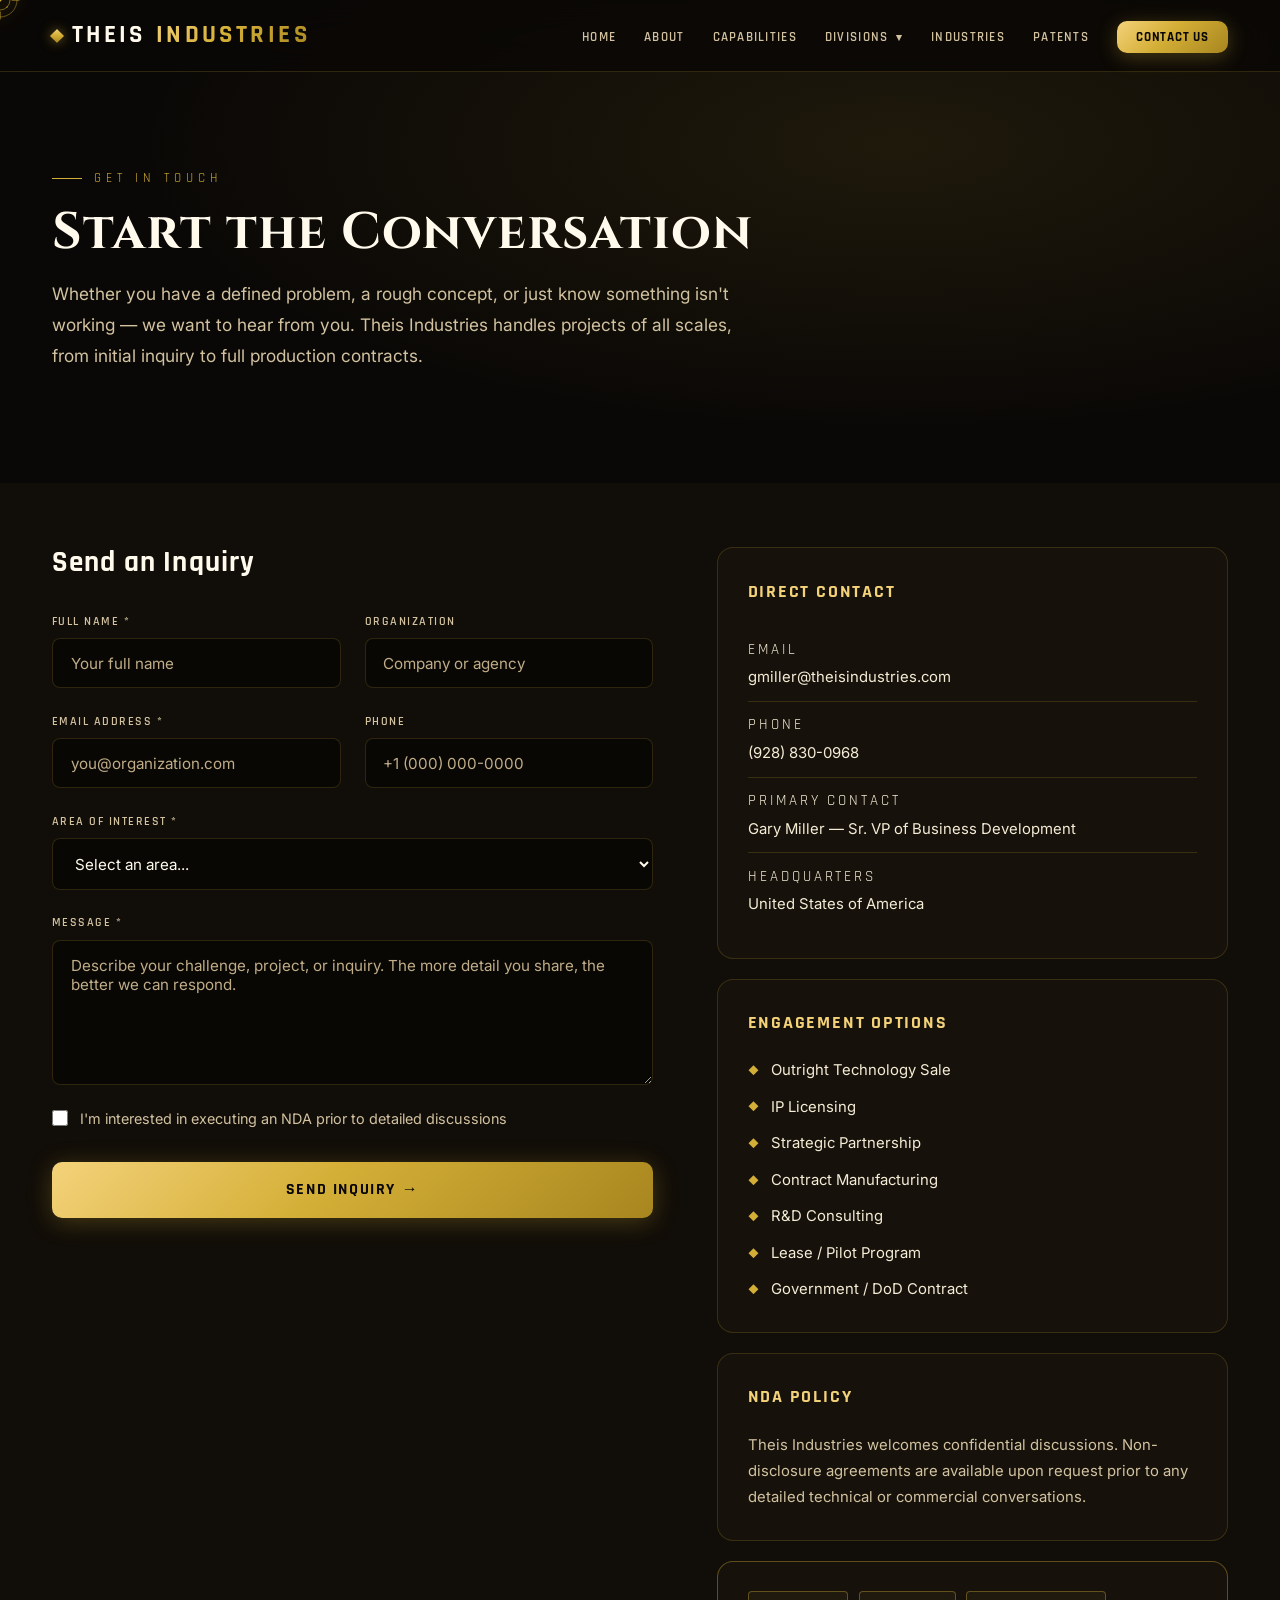
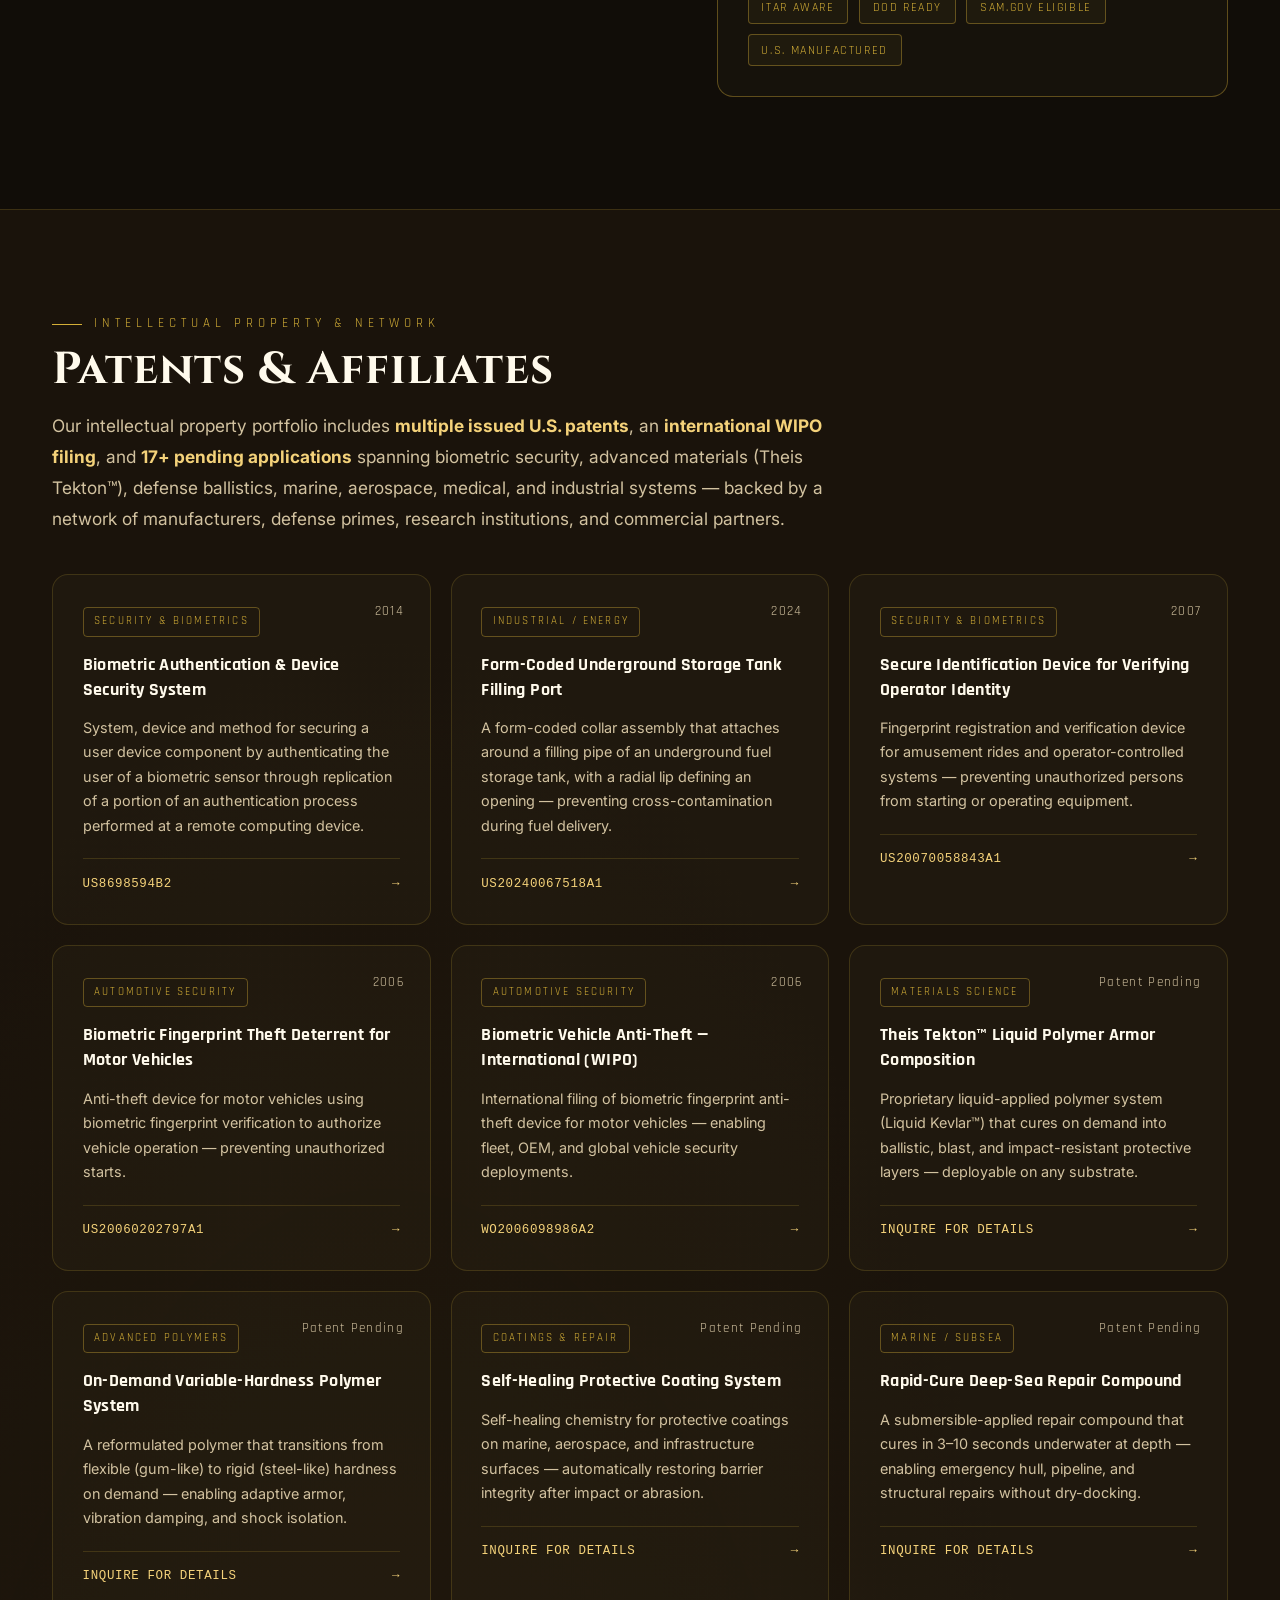
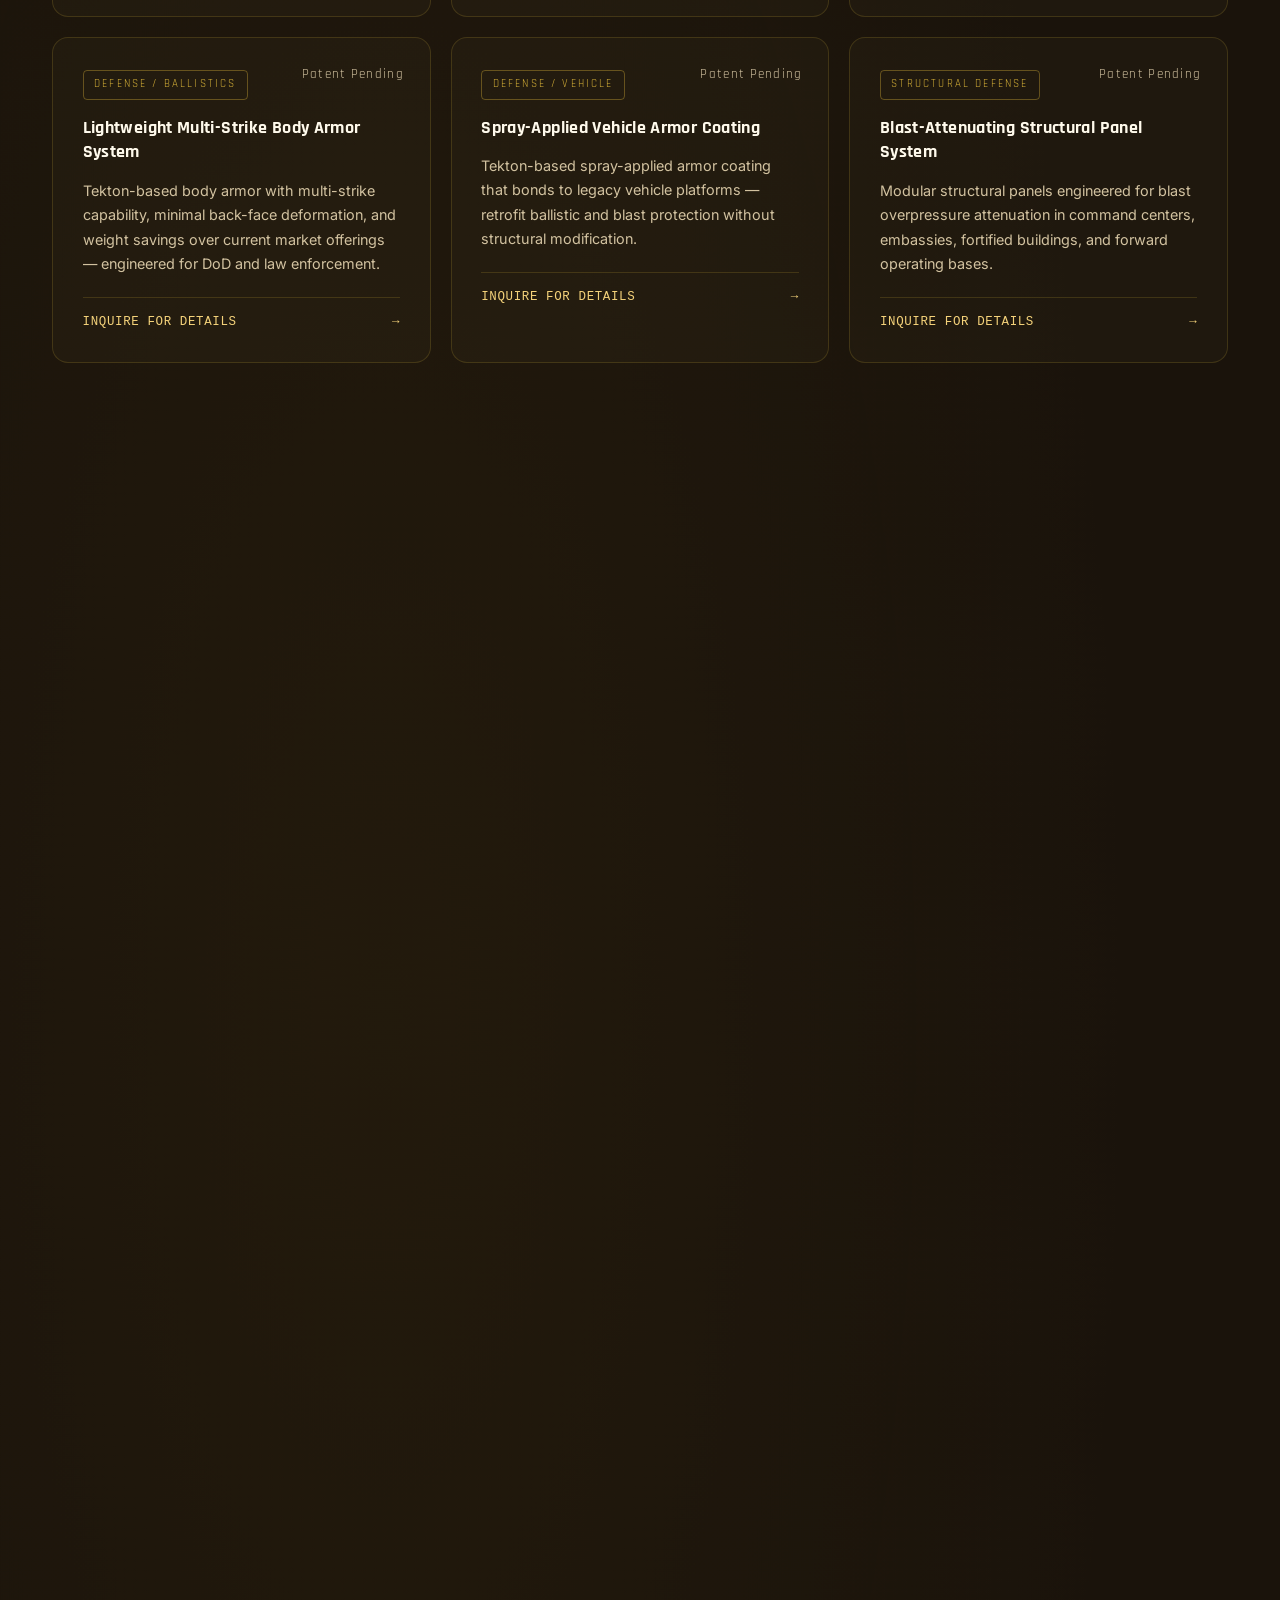
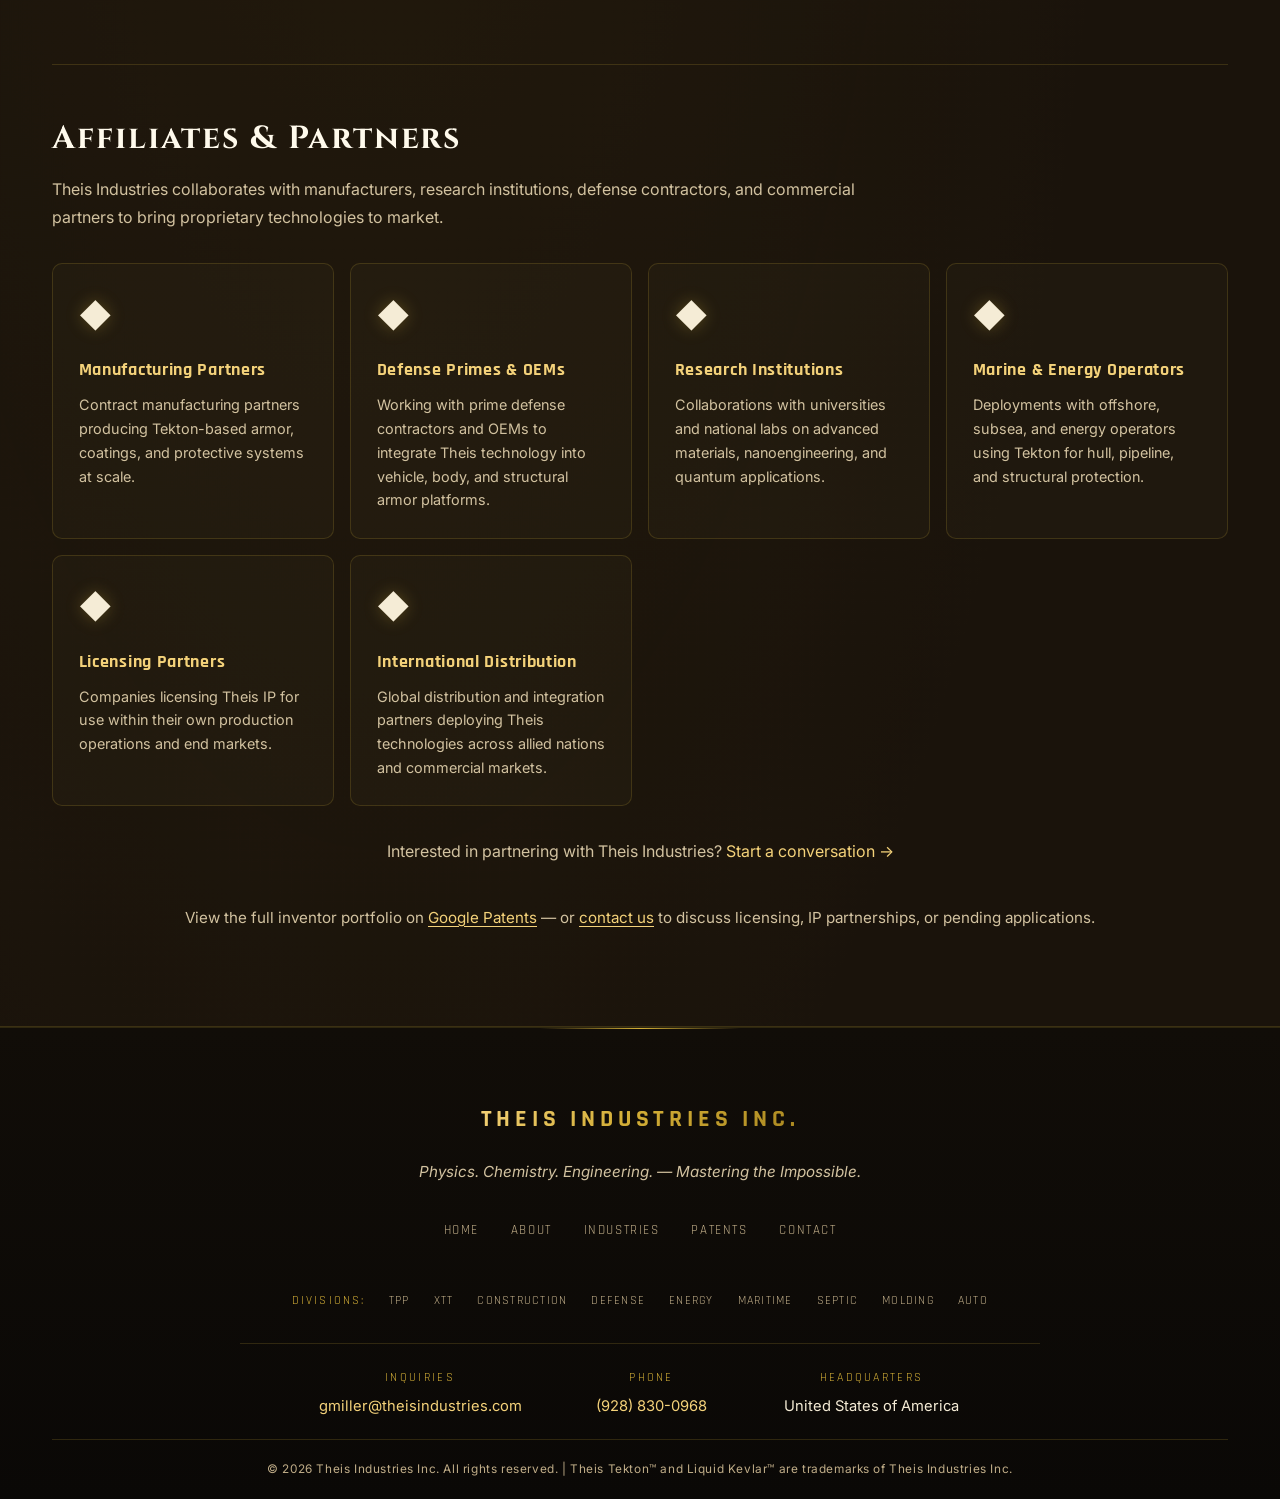
<file: contact.html>
<!DOCTYPE html>
<html lang="en">
<head>
  <meta charset="UTF-8" />
  <meta name="viewport" content="width=device-width, initial-scale=1.0" />
  <title>Contact Us — Theis Industries Inc.</title>
  <meta name="description" content="Contact Theis Industries Inc. — inquire about Theis Tekton™, licensing, partnerships, contract manufacturing, DoD engagements, and custom engineering programs." />
  <link rel="stylesheet" href="style.css" />
  <link rel="preconnect" href="https://fonts.googleapis.com">
  <link rel="preconnect" href="https://fonts.gstatic.com" crossorigin>
  <link href="https://fonts.googleapis.com/css2?family=Cinzel:wght@500;600;700&family=Rajdhani:wght@400;500;600;700&family=Inter:wght@300;400;500;600&display=swap" rel="stylesheet">
  <script src="icons.js" defer></script>
  <script src="main.js" defer></script>
</head>
<body>

<div id="page-overlay"></div>
<div id="cursor-dot"></div>

<nav id="navbar">
  <div class="nav-inner">
    <a href="index.html" class="nav-logo">THEIS <span>INDUSTRIES</span></a>
    <ul class="nav-links" id="navLinks">
      <li><a href="index.html">Home</a></li>
      <li><a href="about.html">About</a></li>
      <li><a href="index.html#capabilities" class="same-page-cap">Capabilities</a></li>
      <li class="nav-dropdown">
        <a href="#" class="nav-dropdown-trigger">Divisions <span class="dropdown-arrow">▾</span></a>
        <ul class="dropdown-menu">
          <li><a href="tpp.html">Tekton Pole &amp; Pipe (TPP)</a></li>
          <li><a href="xtt.html">Xtreme Transport (XTT)</a></li>
          <li><a href="construction.html">Theis Construction</a></li>
          <li><a href="defense.html">Theis Defense (Alviz)</a></li>
          <li><a href="energy.html">Theis Energy</a></li>
          <li><a href="maritime.html">Theis Maritime</a></li>
          <li><a href="septic.html">Theis Septic</a></li>
          <li><a href="molding.html">Theis Molding</a></li>
          <li><a href="auto.html">Theis Auto</a></li>
        </ul>
      </li>
      <li><a href="industries.html">Industries</a></li>
      <li><a href="about.html#patents">Patents</a></li>
      <li><a href="contact.html" class="nav-cta">Contact Us</a></li>
    </ul>
    <div class="hamburger" onclick="toggleMenu()">&#9776;</div>
  </div>
</nav>

<!-- CONTACT HERO -->
<section id="contact-hero">
  <div class="container">
    <div class="section-label reveal">Get In Touch</div>
    <h1 class="reveal">Start the Conversation</h1>
    <p class="section-sub reveal">Whether you have a defined problem, a rough concept, or just know something isn't working — we want to hear from you. Theis Industries handles projects of all scales, from initial inquiry to full production contracts.</p>
  </div>
</section>

<!-- CONTACT BODY -->
<section id="contact-body">
  <div class="container contact-grid">

    <!-- FORM COLUMN -->
    <div class="contact-form-col">
      <h2 class="reveal">Send an Inquiry</h2>
      <form class="contact-form" onsubmit="handleSubmit(event)">
        <div class="form-row">
          <div class="form-field reveal">
            <label for="name">Full Name *</label>
            <input type="text" id="name" name="name" required placeholder="Your full name">
          </div>
          <div class="form-field reveal">
            <label for="org">Organization</label>
            <input type="text" id="org" name="org" placeholder="Company or agency">
          </div>
        </div>
        <div class="form-row">
          <div class="form-field reveal">
            <label for="email">Email Address *</label>
            <input type="email" id="email" name="email" required placeholder="you@organization.com">
          </div>
          <div class="form-field reveal">
            <label for="phone">Phone</label>
            <input type="tel" id="phone" name="phone" placeholder="+1 (000) 000-0000">
          </div>
        </div>
        <div class="form-field reveal">
          <label for="interest">Area of Interest *</label>
          <select id="interest" name="interest" required>
            <option value="">Select an area...</option>
            <option>Theis Tekton™ / Liquid Kevlar™</option>
            <option>Defense &amp; Ballistics</option>
            <option>Body Armor</option>
            <option>Vehicle Armor</option>
            <option>Marine &amp; Subsea</option>
            <option>Aerospace</option>
            <option>Energy &amp; Pipeline</option>
            <option>Industrial Coatings</option>
            <option>IP Licensing</option>
            <option>Partnership / Joint Venture</option>
            <option>Contract Manufacturing</option>
            <option>R&amp;D Consulting</option>
            <option>Government / DoD Contract</option>
            <option>Investor Relations</option>
            <option>Division Inquiry (TPP, XTT, etc.)</option>
            <option>Other</option>
          </select>
        </div>
        <div class="form-field reveal">
          <label for="message">Message *</label>
          <textarea id="message" name="message" required rows="6" placeholder="Describe your challenge, project, or inquiry. The more detail you share, the better we can respond."></textarea>
        </div>
        <div class="form-field form-field-check reveal">
          <label class="check-label">
            <input type="checkbox" name="nda"> I'm interested in executing an NDA prior to detailed discussions
          </label>
        </div>
        <button type="submit" class="btn-primary btn-large btn-submit reveal">Send Inquiry →</button>
      </form>
      <div id="form-success" style="display:none;" class="form-success">
        <div class="success-icon">✓</div>
        <h3>Message Received</h3>
        <p>Thank you for reaching out to Theis Industries. Our team will review your inquiry and respond within 1–2 business days. For urgent matters, call <a href="tel:9288300968">(928) 830-0968</a>.</p>
      </div>
    </div>

    <!-- INFO COLUMN -->
    <div class="contact-info-col reveal">
      <div class="contact-info-card">
        <h3>Direct Contact</h3>
        <div class="contact-detail">
          <span class="contact-detail-label">Email</span>
          <a href="mailto:gmiller@theisindustries.com">gmiller@theisindustries.com</a>
        </div>
        <div class="contact-detail">
          <span class="contact-detail-label">Phone</span>
          <a href="tel:9288300968">(928) 830-0968</a>
        </div>
        <div class="contact-detail">
          <span class="contact-detail-label">Primary Contact</span>
          <span>Gary Miller — Sr. VP of Business Development</span>
        </div>
        <div class="contact-detail">
          <span class="contact-detail-label">Headquarters</span>
          <span>United States of America</span>
        </div>
      </div>

      <div class="contact-info-card">
        <h3>Engagement Options</h3>
        <ul class="engagement-list">
          <li><span class="engage-icon">◆</span> Outright Technology Sale</li>
          <li><span class="engage-icon">◆</span> IP Licensing</li>
          <li><span class="engage-icon">◆</span> Strategic Partnership</li>
          <li><span class="engage-icon">◆</span> Contract Manufacturing</li>
          <li><span class="engage-icon">◆</span> R&amp;D Consulting</li>
          <li><span class="engage-icon">◆</span> Lease / Pilot Program</li>
          <li><span class="engage-icon">◆</span> Government / DoD Contract</li>
        </ul>
      </div>

      <div class="contact-info-card">
        <h3>NDA Policy</h3>
        <p>Theis Industries welcomes confidential discussions. Non-disclosure agreements are available upon request prior to any detailed technical or commercial conversations.</p>
      </div>

      <div class="contact-info-card contact-posture-card">
        <div class="posture-badges">
          <span class="badge">ITAR Aware</span>
          <span class="badge">DoD Ready</span>
          <span class="badge">SAM.gov Eligible</span>
          <span class="badge">U.S. Manufactured</span>
        </div>
      </div>
    </div>

  </div>
</section>

<footer>
  <div class="container footer-inner">
    <div class="footer-brand">THEIS INDUSTRIES INC.</div>
    <p class="footer-tag">Physics. Chemistry. Engineering. — Mastering the Impossible.</p>
    <nav class="footer-nav">
      <a href="index.html">Home</a>
      <a href="about.html">About</a>
      <a href="industries.html">Industries</a>
      <a href="about.html#patents">Patents</a>
      <a href="contact.html">Contact</a>
    </nav>
    <div class="footer-divisions">
      <span class="footer-div-label">Divisions:</span>
      <a href="tpp.html">TPP</a>
      <a href="xtt.html">XTT</a>
      <a href="construction.html">Construction</a>
      <a href="defense.html">Defense</a>
      <a href="energy.html">Energy</a>
      <a href="maritime.html">Maritime</a>
      <a href="septic.html">Septic</a>
      <a href="molding.html">Molding</a>
      <a href="auto.html">Auto</a>
    </div>
    <div class="footer-contact">
      <div><span class="label">Inquiries</span><span class="value"><a href="mailto:gmiller@theisindustries.com">gmiller@theisindustries.com</a></span></div>
      <div><span class="label">Phone</span><span class="value"><a href="tel:9288300968">(928) 830-0968</a></span></div>
      <div><span class="label">Headquarters</span><span class="value">United States of America</span></div>
    </div>
    <p class="footer-copy">&copy; 2026 Theis Industries Inc. All rights reserved. | Theis Tekton™ and Liquid Kevlar™ are trademarks of Theis Industries Inc.</p>
  </div>
</footer>

</body>
</html>
</file>
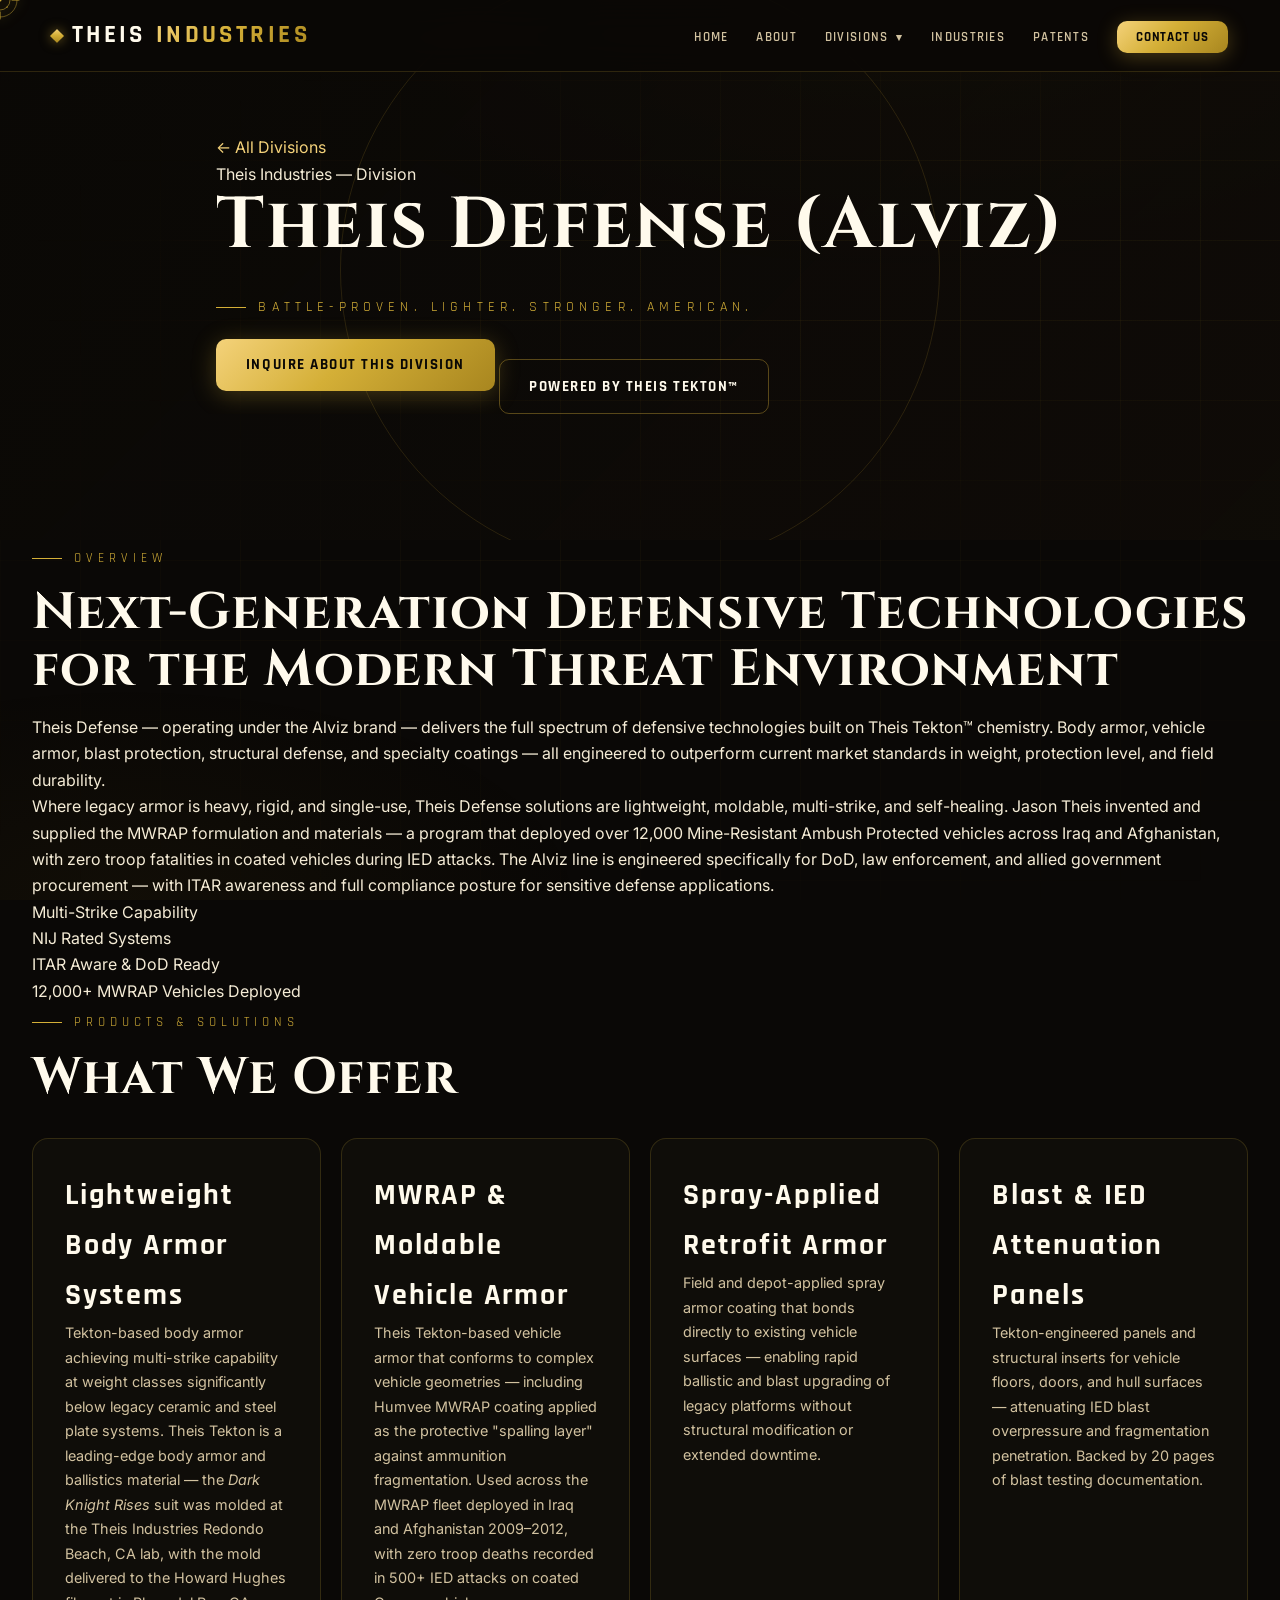
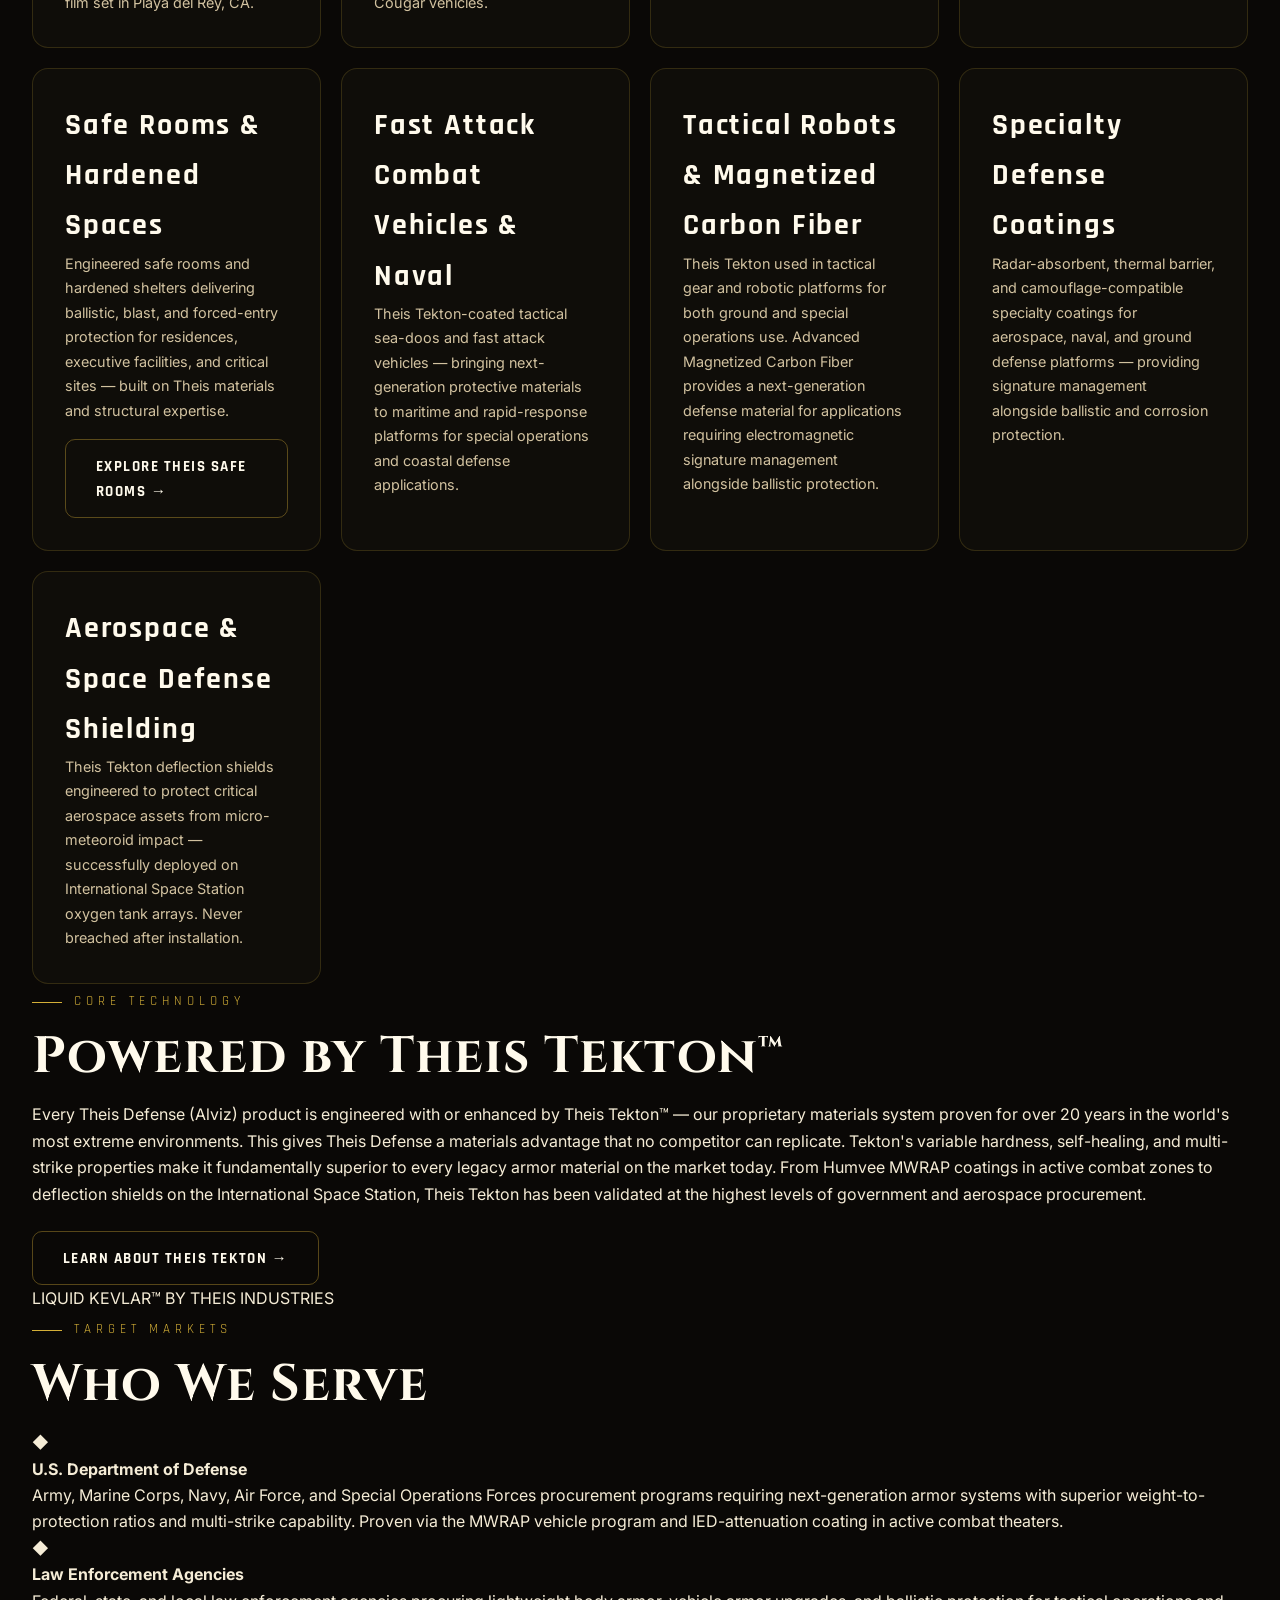
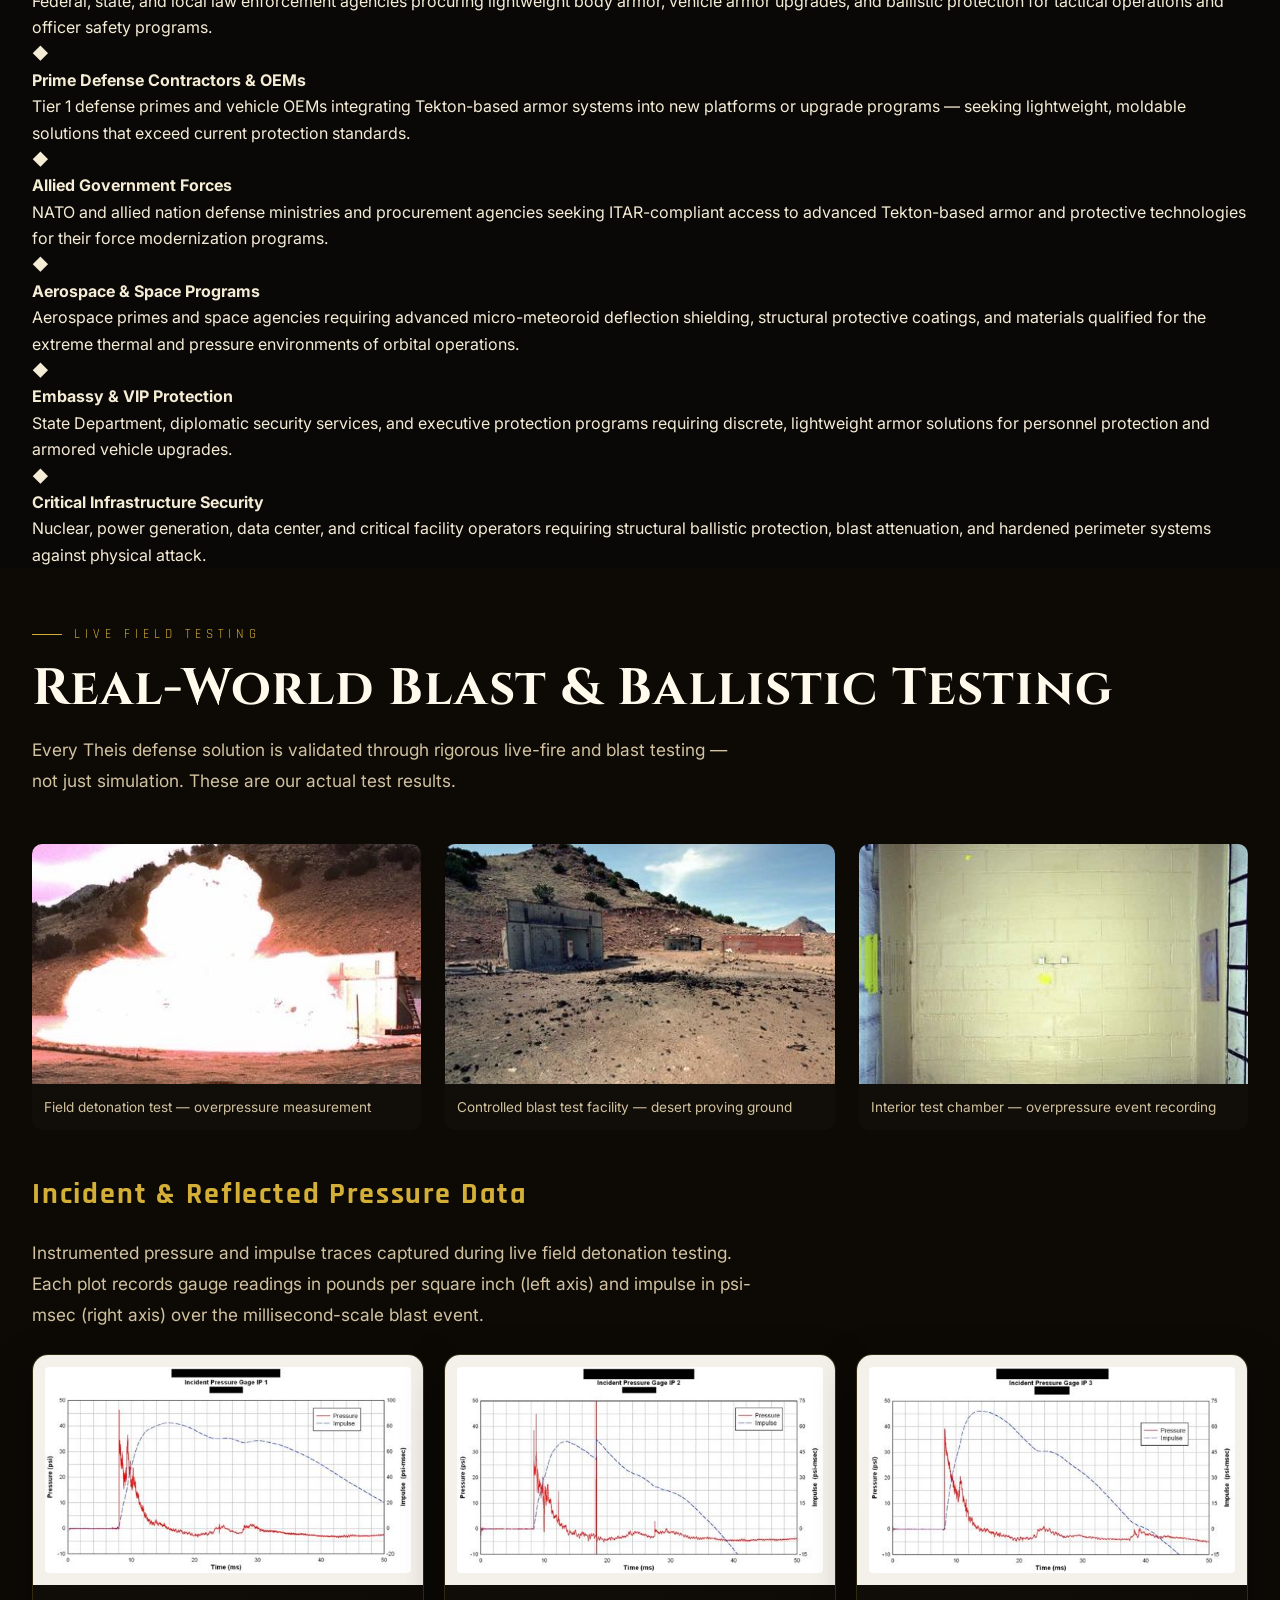
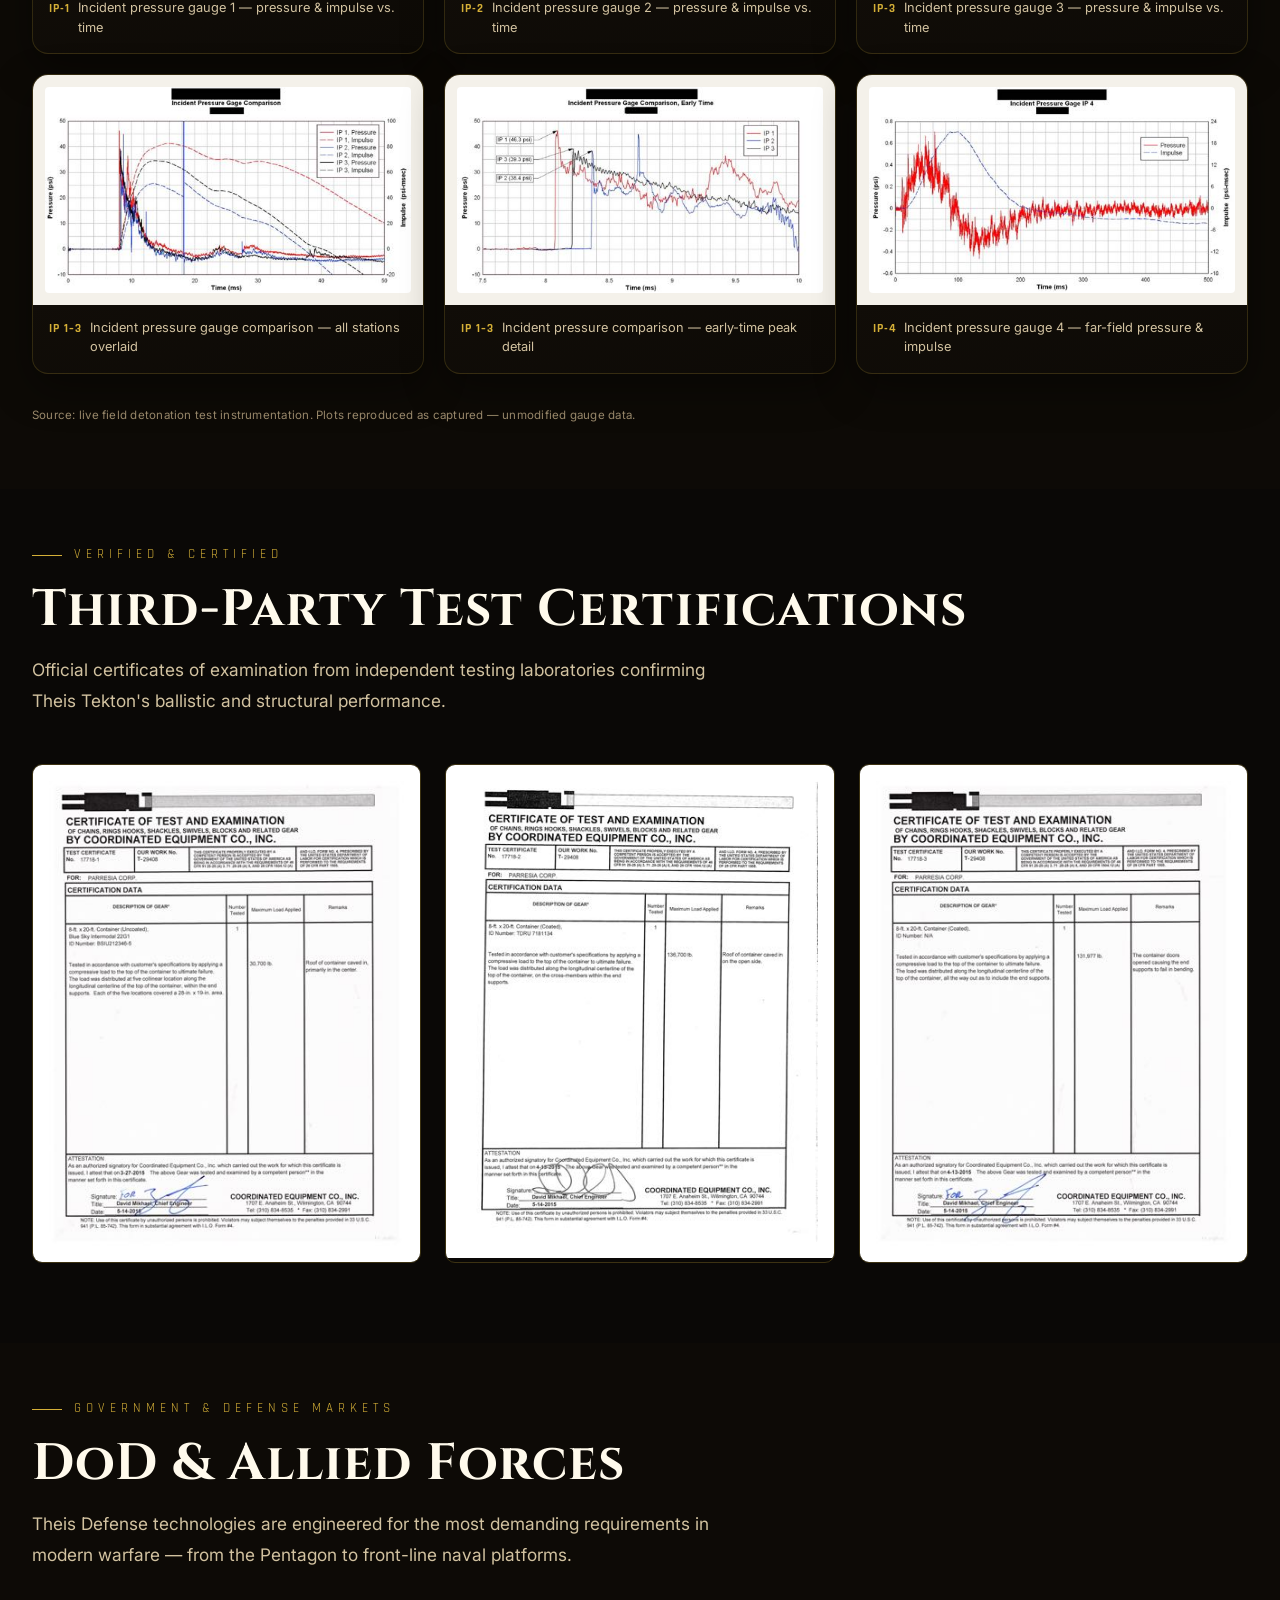
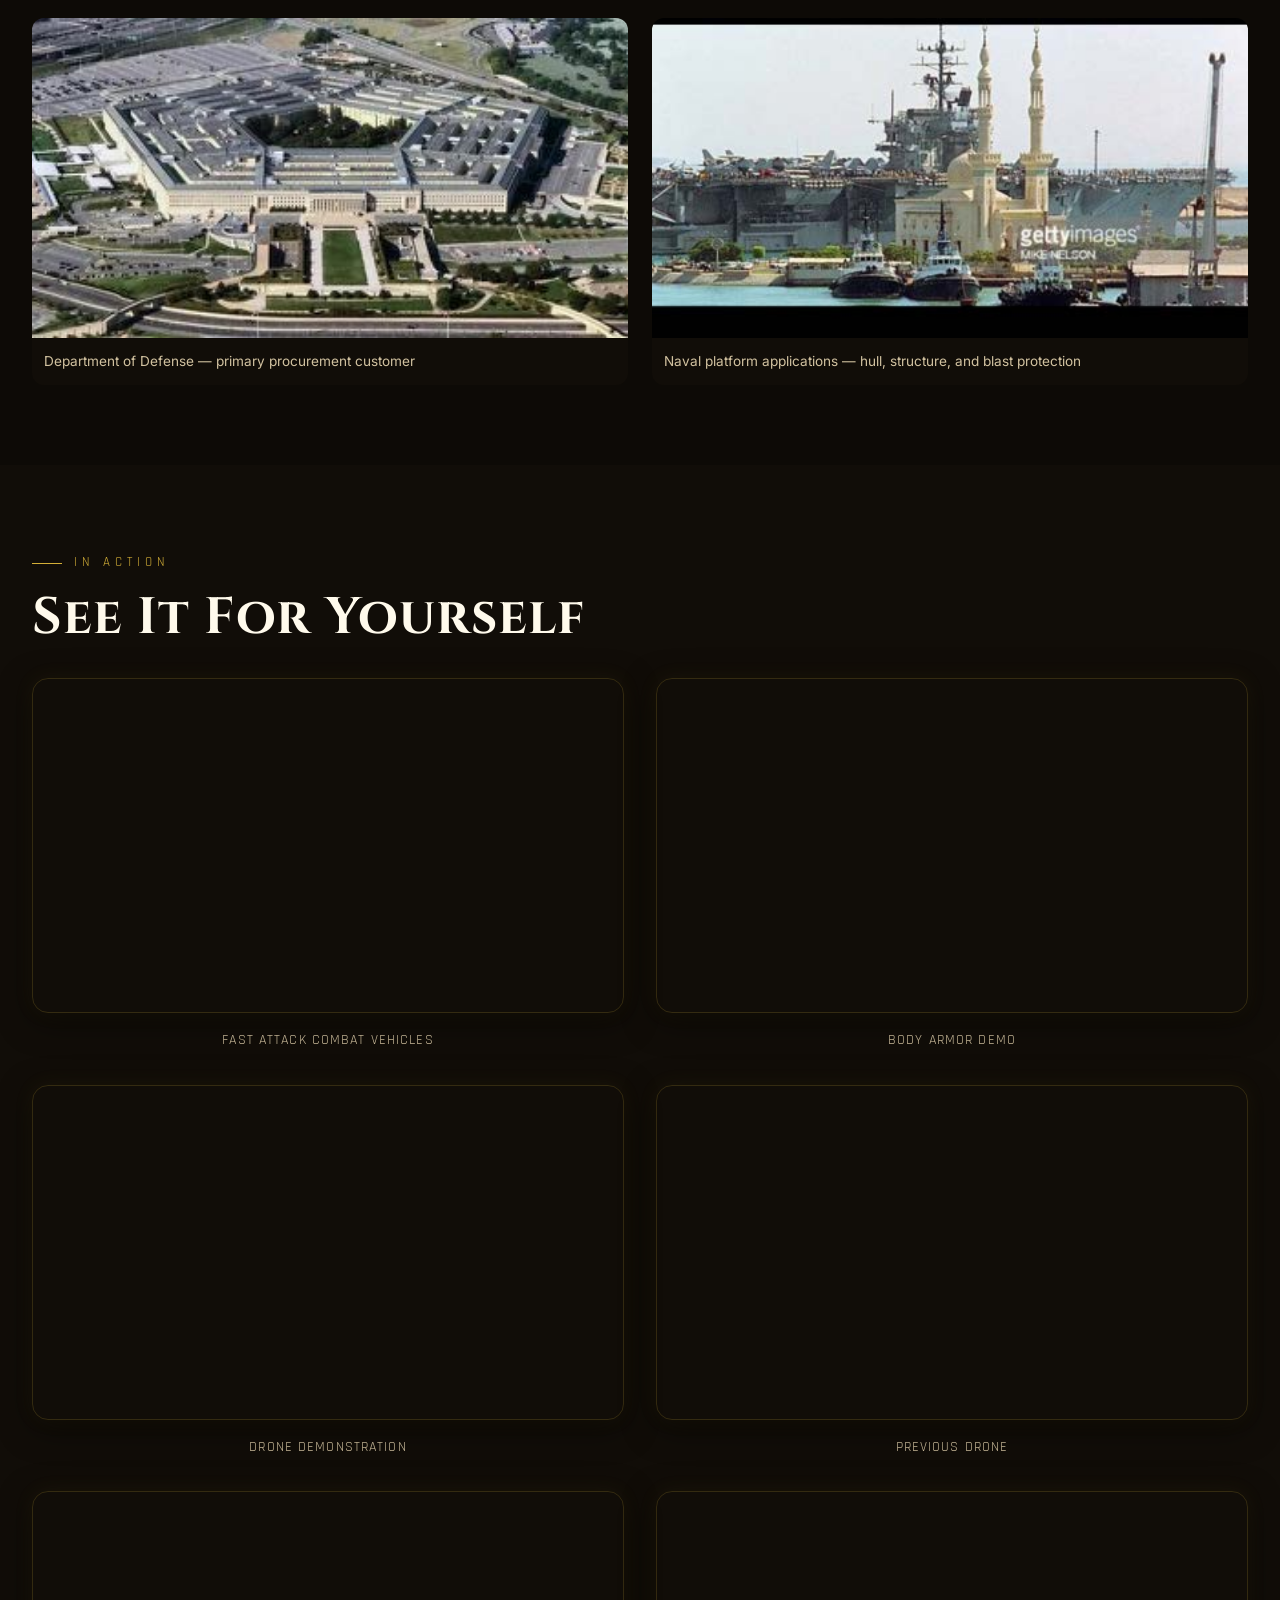
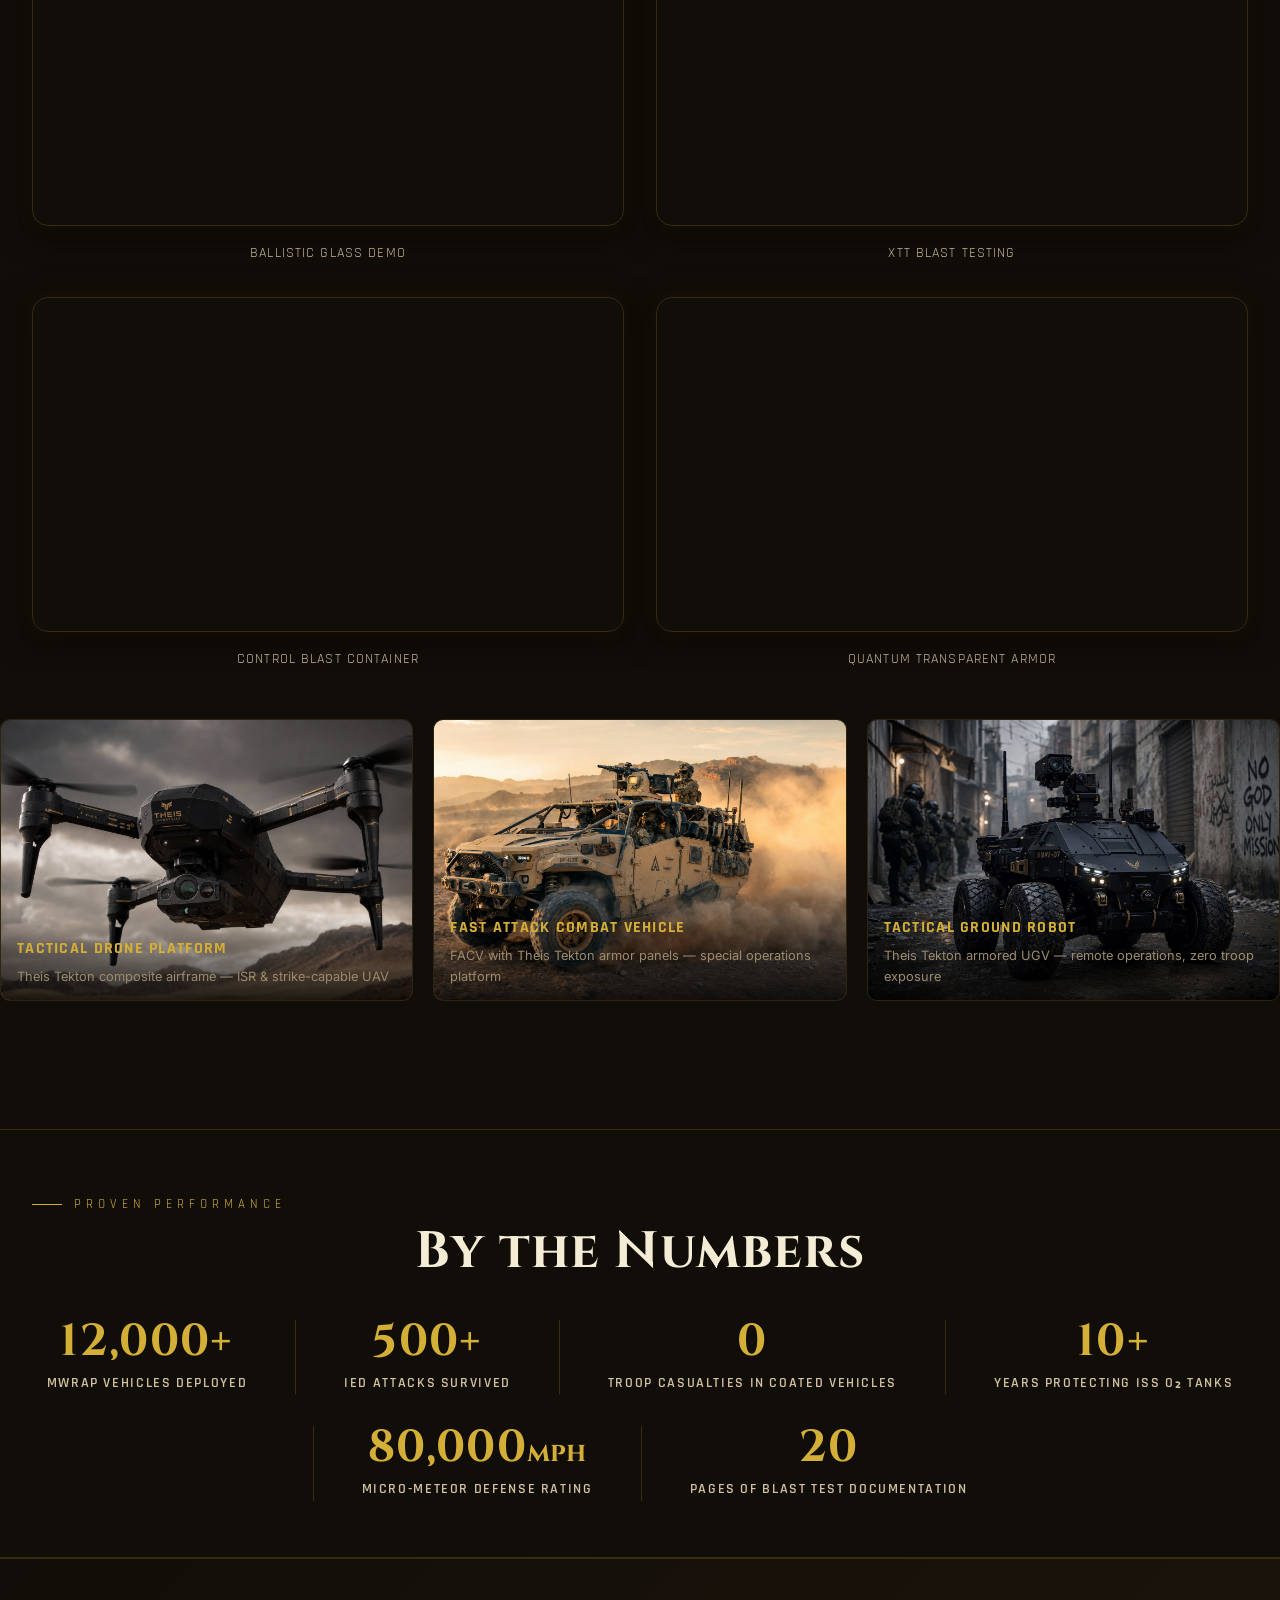
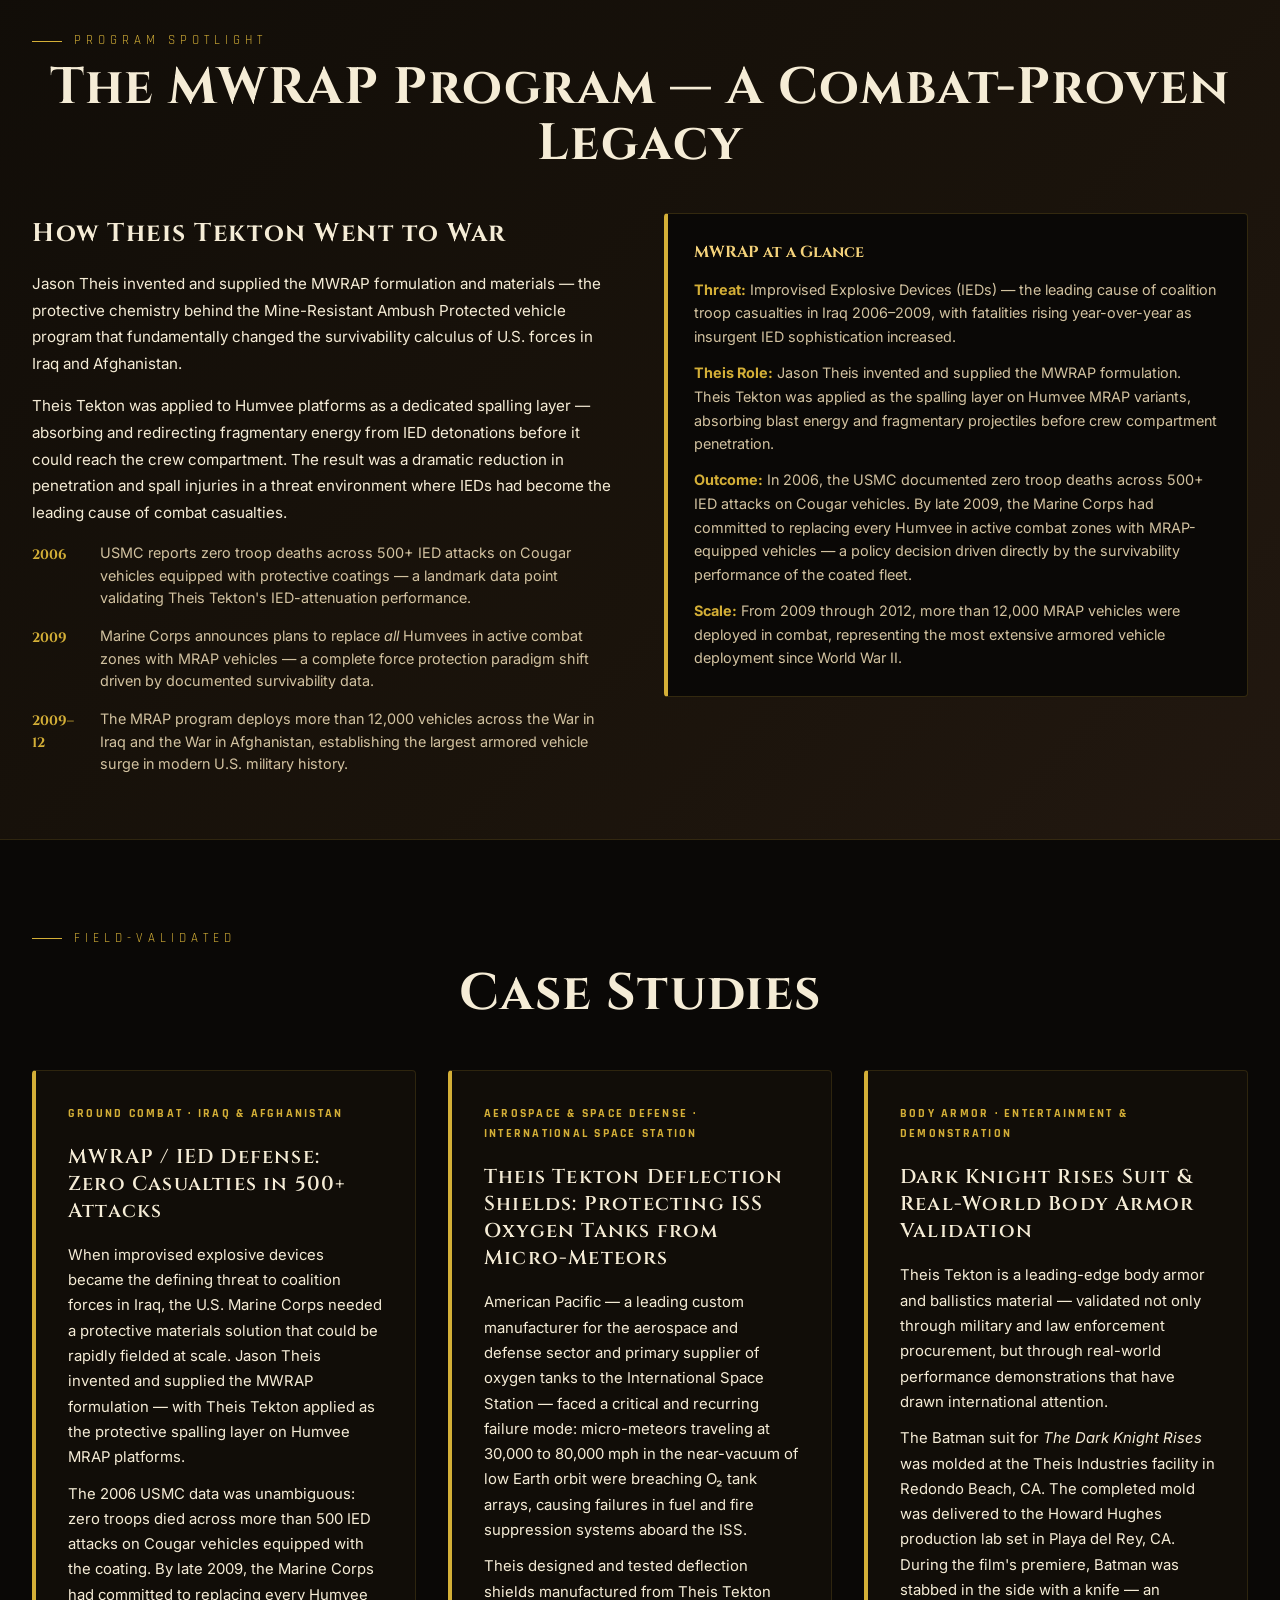
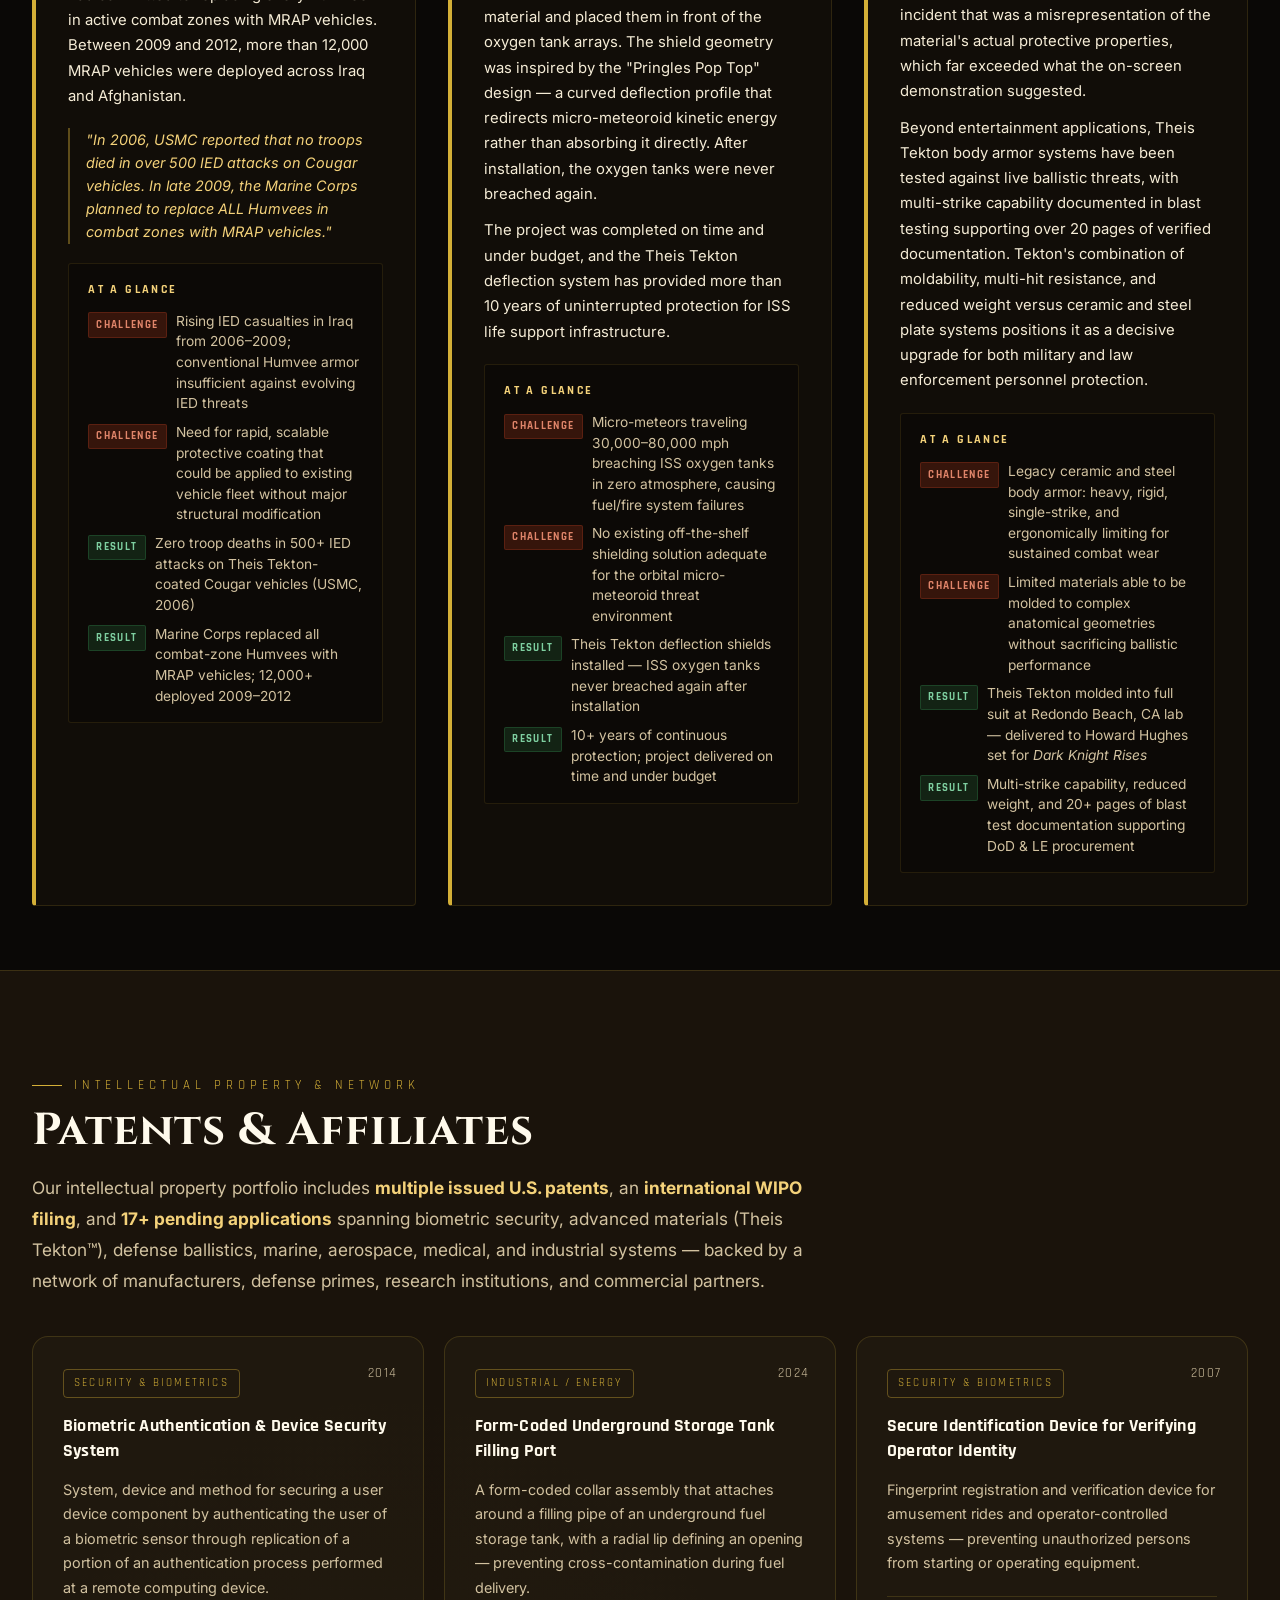
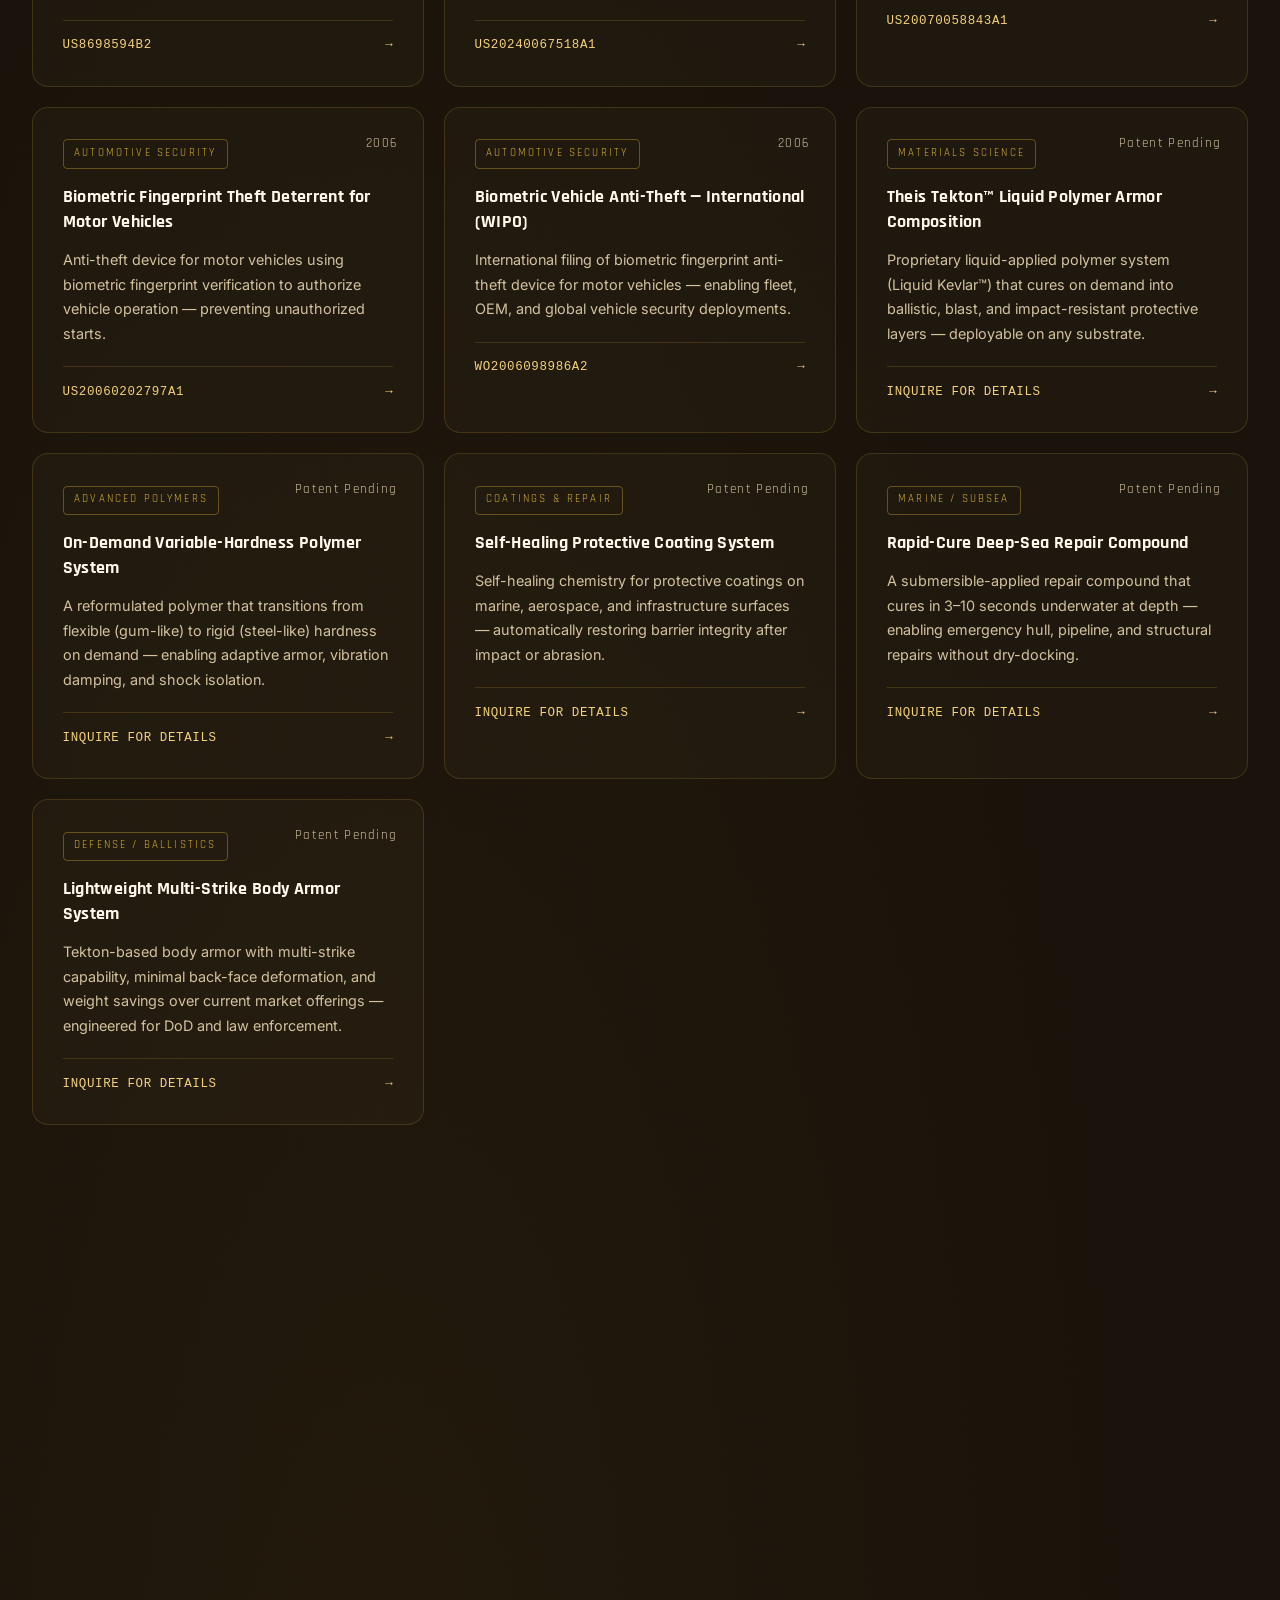
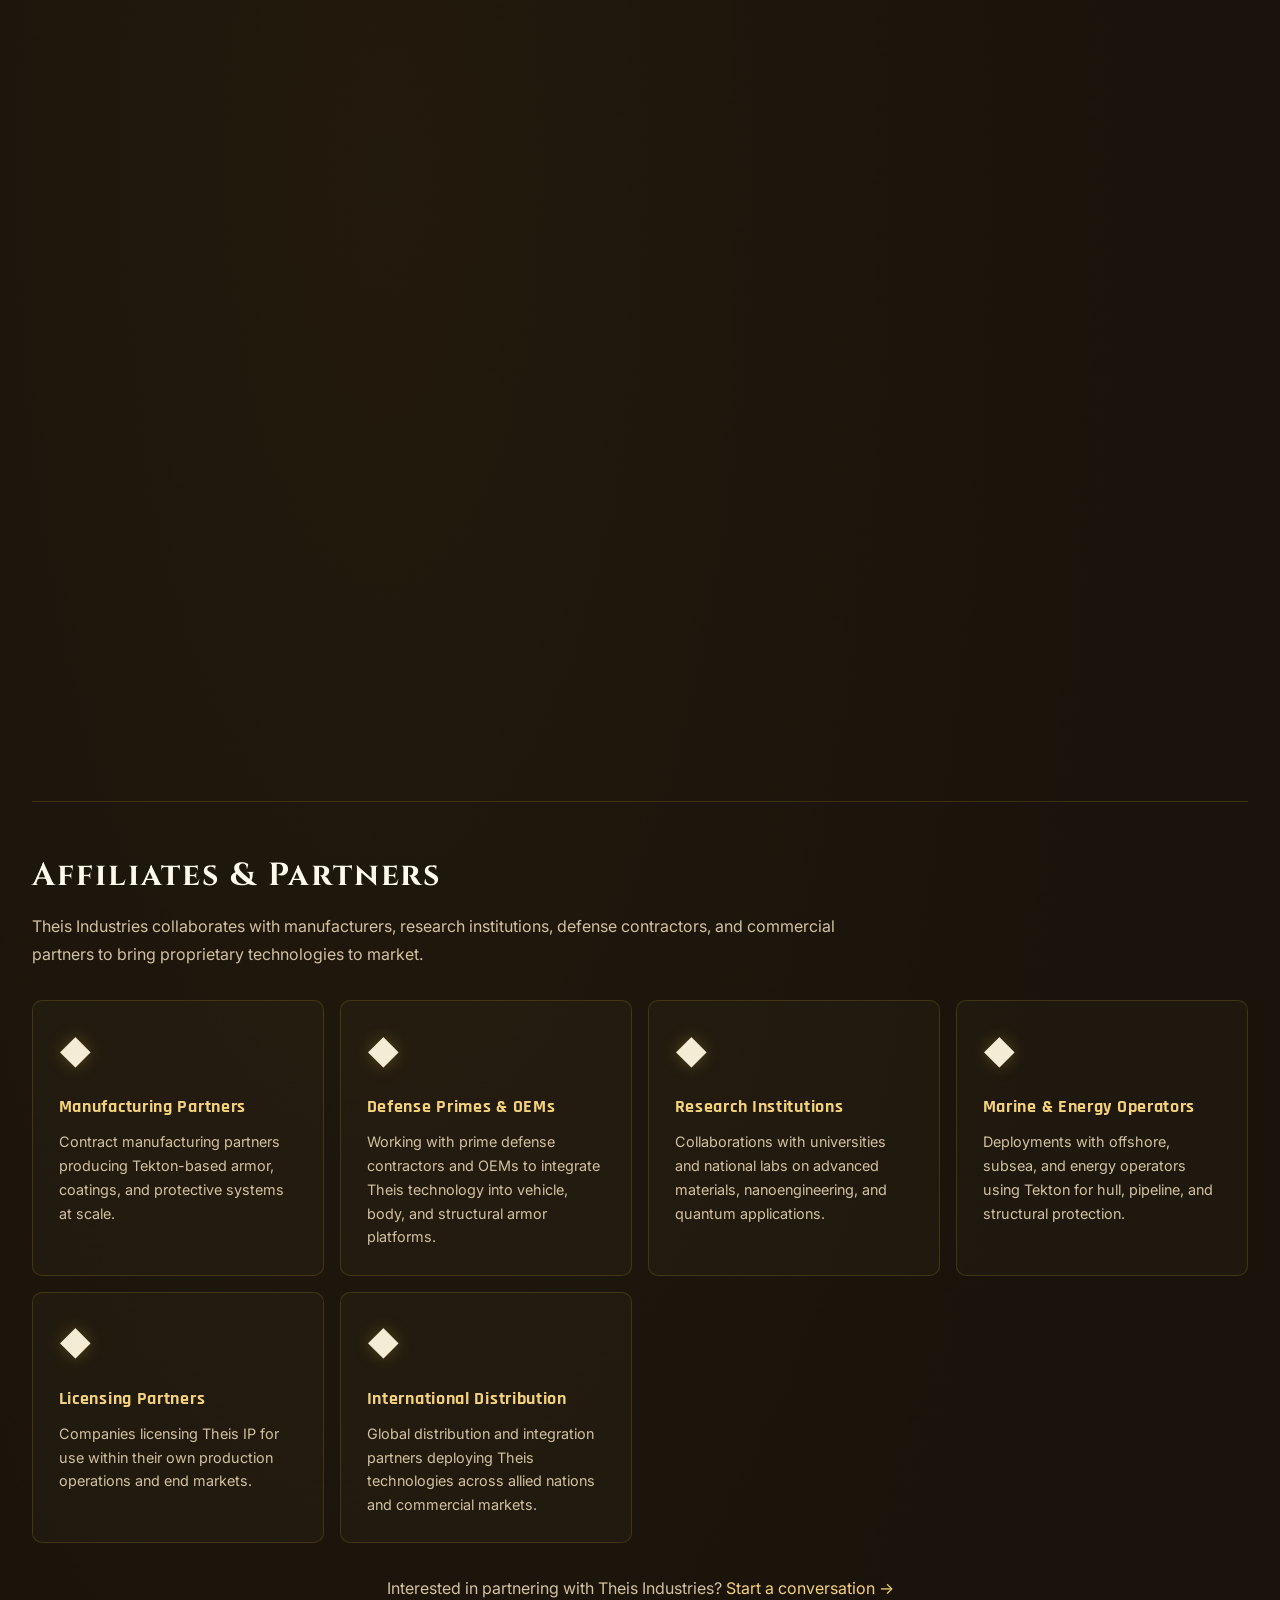
<file: defense.html>
<!DOCTYPE html>
<html lang="en">
<head>
  <meta charset="UTF-8" />
  <meta name="viewport" content="width=device-width, initial-scale=1.0" />
  <title>Theis Defense (Alviz) — Theis Industries Inc.</title>
  <meta name="description" content="Theis Defense — operating under the Alviz brand — delivers the full spectrum of defensive technologies: body armor, vehicle armor, blast protection, and specialty coatings built on Theis Tekton™." />
  <link rel="stylesheet" href="style.css" />
  <link rel="preconnect" href="https://fonts.googleapis.com">
  <link rel="preconnect" href="https://fonts.gstatic.com" crossorigin>
  <link href="https://fonts.googleapis.com/css2?family=Cinzel:wght@500;600;700&family=Rajdhani:wght@400;500;600;700&family=Inter:wght@300;400;500;600&display=swap" rel="stylesheet">
  <script src="icons.js" defer></script>
  <script src="main.js" defer></script>

  <style>
    /* ── BY THE NUMBERS BAR ── */
    .defense-numbers {
      background: #110d08;
      border-top: 1px solid rgba(212,175,55,0.18);
      border-bottom: 1px solid rgba(212,175,55,0.18);
      padding: 3.5rem 0;
    }
    .defense-numbers .section-label { text-align: center; margin-bottom: .5rem; }
    .defense-numbers h2 { text-align: center; margin-bottom: 2.5rem; font-family: 'Cinzel', serif; color: #f5ecd6; }
    .numbers-bar {
      display: flex;
      flex-wrap: wrap;
      justify-content: center;
      gap: 2rem 3rem;
    }
    .number-block {
      text-align: center;
      min-width: 140px;
    }
    .number-val {
      display: block;
      font-family: 'Cinzel', serif;
      font-size: clamp(2rem, 4vw, 2.8rem);
      font-weight: 700;
      color: #d4af37;
      line-height: 1;
      letter-spacing: .03em;
    }
    .number-label {
      display: block;
      font-family: 'Rajdhani', sans-serif;
      font-size: .85rem;
      font-weight: 600;
      letter-spacing: .12em;
      text-transform: uppercase;
      color: #d2c2a0;
      margin-top: .45rem;
    }
    .number-divider {
      width: 1px;
      background: rgba(212,175,55,0.2);
      align-self: stretch;
    }

    /* ── CASE STUDIES SECTION ── */
    .defense-case-studies {
      background: #0a0806;
      padding: 5rem 0 4rem;
    }
    .defense-case-studies .section-label { text-align: center; }
    .defense-case-studies > .container > h2 {
      text-align: center;
      margin-bottom: 3rem;
      font-family: 'Cinzel', serif;
      color: #f5ecd6;
    }
    .case-study-grid {
      display: grid;
      grid-template-columns: repeat(auto-fit, minmax(320px, 1fr));
      gap: 2rem;
    }
    .case-study-card {
      background: #110d08;
      border: 1px solid rgba(212,175,55,0.15);
      border-left: 4px solid #d4af37;
      border-radius: 4px;
      padding: 2rem;
      display: flex;
      flex-direction: column;
      gap: 1.2rem;
      transition: border-color .3s, box-shadow .3s;
    }
    .case-study-card:hover {
      border-left-color: #f4d27a;
      box-shadow: 0 0 32px rgba(212,175,55,0.08);
    }
    .cs-eyebrow {
      font-family: 'Rajdhani', sans-serif;
      font-size: .78rem;
      font-weight: 700;
      letter-spacing: .18em;
      text-transform: uppercase;
      color: #d4af37;
    }
    .cs-title {
      font-family: 'Cinzel', serif;
      font-size: clamp(1.05rem, 2vw, 1.25rem);
      font-weight: 600;
      color: #f5ecd6;
      line-height: 1.35;
      margin: 0;
    }
    .cs-body {
      font-family: 'Inter', sans-serif;
      font-size: .93rem;
      color: #f5ecd6;
      line-height: 1.7;
      margin: 0;
    }
    .cs-body + .cs-body { margin-top: -.5rem; }
    .cs-quote {
      border-left: 2px solid rgba(212,175,55,0.4);
      padding-left: 1rem;
      font-style: italic;
      font-family: 'Inter', sans-serif;
      font-size: .9rem;
      color: #f4d27a;
      line-height: 1.6;
    }
    .cs-glance {
      background: rgba(10,8,6,0.6);
      border: 1px solid rgba(212,175,55,0.12);
      border-radius: 3px;
      padding: 1rem 1.2rem;
    }
    .cs-glance-title {
      font-family: 'Rajdhani', sans-serif;
      font-size: .75rem;
      font-weight: 700;
      letter-spacing: .2em;
      text-transform: uppercase;
      color: #f4d27a;
      margin-bottom: .7rem;
    }
    .cs-glance-row {
      display: flex;
      flex-direction: column;
      gap: .5rem;
    }
    .cs-glance-item {
      display: flex;
      gap: .6rem;
      align-items: flex-start;
    }
    .cs-glance-badge {
      font-family: 'Rajdhani', sans-serif;
      font-size: .7rem;
      font-weight: 700;
      letter-spacing: .12em;
      text-transform: uppercase;
      padding: .15rem .45rem;
      border-radius: 2px;
      flex-shrink: 0;
      margin-top: .1rem;
    }
    .badge-challenge {
      background: rgba(180,60,30,0.25);
      color: #e0856a;
      border: 1px solid rgba(180,60,30,0.3);
    }
    .badge-result {
      background: rgba(50,140,80,0.2);
      color: #7ecfa0;
      border: 1px solid rgba(50,140,80,0.3);
    }
    .cs-glance-text {
      font-family: 'Inter', sans-serif;
      font-size: .86rem;
      color: #d2c2a0;
      line-height: 1.5;
    }

    /* ── MRAP DEEP-DIVE BANNER ── */
    .mrap-banner {
      background: linear-gradient(135deg, #110d08 0%, #1a130b 60%, #221810 100%);
      border-top: 1px solid rgba(212,175,55,0.15);
      border-bottom: 1px solid rgba(212,175,55,0.15);
      padding: 4rem 0;
    }
    .mrap-inner {
      display: grid;
      grid-template-columns: 1fr 1fr;
      gap: 3rem;
      align-items: start;
    }
    @media (max-width: 768px) {
      .mrap-inner { grid-template-columns: 1fr; gap: 2rem; }
      .number-divider { display: none; }
      .numbers-bar { gap: 1.5rem 2rem; }
    }
    .mrap-text h3 {
      font-family: 'Cinzel', serif;
      font-size: clamp(1.2rem, 2.5vw, 1.6rem);
      color: #f5ecd6;
      margin-bottom: 1rem;
    }
    .mrap-text p {
      font-family: 'Inter', sans-serif;
      font-size: .95rem;
      color: #f5ecd6;
      line-height: 1.75;
      margin-bottom: 1rem;
    }
    .mrap-timeline {
      list-style: none;
      padding: 0;
      margin: 0;
      display: flex;
      flex-direction: column;
      gap: 1rem;
    }
    .mrap-timeline li {
      display: flex;
      gap: 1rem;
      align-items: flex-start;
    }
    .tl-year {
      font-family: 'Cinzel', serif;
      font-size: .85rem;
      font-weight: 700;
      color: #d4af37;
      min-width: 52px;
      padding-top: .1rem;
    }
    .tl-text {
      font-family: 'Inter', sans-serif;
      font-size: .9rem;
      color: #d2c2a0;
      line-height: 1.55;
    }
    .mrap-highlight-box {
      background: #0a0806;
      border: 1px solid rgba(212,175,55,0.2);
      border-left: 4px solid #d4af37;
      border-radius: 4px;
      padding: 1.6rem;
    }
    .mrap-highlight-box h4 {
      font-family: 'Cinzel', serif;
      font-size: 1rem;
      color: #f4d27a;
      margin-bottom: .75rem;
    }
    .mrap-highlight-box p {
      font-family: 'Inter', sans-serif;
      font-size: .9rem;
      color: #d2c2a0;
      line-height: 1.65;
      margin: 0;
    }
    .mrap-highlight-box p + p { margin-top: .75rem; }

    /* ── PULSE RING for radar animated bg ── */
    /* (kept in existing spoke-hero-bg / main.js) */
  </style>
</head>
<body>
  <div id="page-overlay"></div>
  <div id="cursor-dot"></div>

  <nav id="navbar">
    <div class="nav-inner">
      <a href="index.html" class="nav-logo">THEIS <span>INDUSTRIES</span></a>
      <ul class="nav-links" id="navLinks">
        <li><a href="index.html">Home</a></li>
        <li><a href="about.html">About</a></li>
        <li class="nav-dropdown">
          <a href="#" class="nav-dropdown-trigger">Divisions <span class="dropdown-arrow">▾</span></a>
          <ul class="dropdown-menu">
            <li><a href="tpp.html">Tekton Pole &amp; Pipe (TPP)</a></li>
            <li><a href="xtt.html">Xtreme Transport (XTT)</a></li>
            <li><a href="construction.html">Theis Construction</a></li>
            <li><a href="defense.html">Theis Defense (Alviz)</a></li>
            <li><a href="energy.html">Theis Energy</a></li>
            <li><a href="maritime.html">Theis Maritime</a></li>
            <li><a href="septic.html">Theis Septic</a></li>
            <li><a href="molding.html">Theis Molding</a></li>
            <li><a href="auto.html">Theis Auto</a></li>
          </ul>
        </li>
        <li><a href="industries.html">Industries</a></li>
        <li><a href="about.html#patents">Patents</a></li>
        <li><a href="contact.html" class="nav-cta">Contact Us</a></li>
      </ul>
      <div class="hamburger" onclick="toggleMenu()">&#9776;</div>
    </div>
  </nav>

  <!-- SPOKE HERO -->
  <section class="spoke-hero defense-hero" style="background: linear-gradient(135deg, rgba(10,8,6,0.88) 0%, rgba(17,13,8,0.75) 100%), url('https://media.istockphoto.com/id/874868146/photo/group-of-people-in-dark-room-launching-a-missle.jpg?s=612x612&w=0&k=20&c=YPJ8rEYsqBZ6YmkvoOGqRBR03ZXpvcoQRm1FRuVLX48=') center/cover no-repeat;">
    <div class="container">
      <a href="index.html#divisions" class="spoke-back reveal">← All Divisions</a>
      <div class="spoke-eyebrow reveal">Theis Industries — Division</div>
      <h1 class="reveal">Theis Defense (Alviz)</h1>
      <p class="spoke-tagline reveal">Battle-proven. Lighter. Stronger. American.</p>
      <div class="spoke-hero-btns">
        <a href="contact.html" class="btn-primary">Inquire About This Division</a>
        <a href="index.html#tekton" class="btn-secondary">Powered by Theis Tekton™</a>
      </div>
    </div>
    <div class="spoke-hero-bg"></div>
  </section>

  <!-- OVERVIEW -->
  <section class="spoke-overview">
    <div class="container">
      <div class="spoke-overview-grid">
        <div class="spoke-overview-text">
          <div class="section-label reveal">Overview</div>
          <h2 class="reveal">Next-Generation Defensive Technologies for the Modern Threat Environment</h2>
          <p class="reveal">Theis Defense — operating under the Alviz brand — delivers the full spectrum of defensive technologies built on Theis Tekton™ chemistry. Body armor, vehicle armor, blast protection, structural defense, and specialty coatings — all engineered to outperform current market standards in weight, protection level, and field durability.</p>
          <p class="reveal">Where legacy armor is heavy, rigid, and single-use, Theis Defense solutions are lightweight, moldable, multi-strike, and self-healing. Jason Theis invented and supplied the MWRAP formulation and materials — a program that deployed over 12,000 Mine-Resistant Ambush Protected vehicles across Iraq and Afghanistan, with zero troop fatalities in coated vehicles during IED attacks. The Alviz line is engineered specifically for DoD, law enforcement, and allied government procurement — with ITAR awareness and full compliance posture for sensitive defense applications.</p>
        </div>
        <div class="spoke-overview-stats">
          <div class="spoke-stat reveal">
            <span class="spoke-stat-val">Multi-Strike</span>
            <span class="spoke-stat-label">Capability</span>
          </div>
          <div class="spoke-stat reveal">
            <span class="spoke-stat-val">NIJ</span>
            <span class="spoke-stat-label">Rated Systems</span>
          </div>
          <div class="spoke-stat reveal">
            <span class="spoke-stat-val">ITAR</span>
            <span class="spoke-stat-label">Aware &amp; DoD Ready</span>
          </div>
          <div class="spoke-stat reveal">
            <span class="spoke-stat-val">12,000+</span>
            <span class="spoke-stat-label">MWRAP Vehicles Deployed</span>
          </div>
        </div>
      </div>
    </div>
  </section>

  <!-- PRODUCTS / SOLUTIONS -->
  <section class="spoke-products">
    <div class="container">
      <div class="section-label reveal">Products &amp; Solutions</div>
      <h2 class="reveal">What We Offer</h2>
      <div class="spoke-products-grid">
        <div class="spoke-product-card reveal">
          <h3>Lightweight Body Armor Systems</h3>
          <p>Tekton-based body armor achieving multi-strike capability at weight classes significantly below legacy ceramic and steel plate systems. Theis Tekton is a leading-edge body armor and ballistics material — the <em>Dark Knight Rises</em> suit was molded at the Theis Industries Redondo Beach, CA lab, with the mold delivered to the Howard Hughes film set in Playa del Rey, CA.</p>
        </div>
        <div class="spoke-product-card reveal">
          <h3>MWRAP &amp; Moldable Vehicle Armor</h3>
          <p>Theis Tekton-based vehicle armor that conforms to complex vehicle geometries — including Humvee MWRAP coating applied as the protective "spalling layer" against ammunition fragmentation. Used across the MWRAP fleet deployed in Iraq and Afghanistan 2009–2012, with zero troop deaths recorded in 500+ IED attacks on coated Cougar vehicles.</p>
        </div>
        <div class="spoke-product-card reveal">
          <h3>Spray-Applied Retrofit Armor</h3>
          <p>Field and depot-applied spray armor coating that bonds directly to existing vehicle surfaces — enabling rapid ballistic and blast upgrading of legacy platforms without structural modification or extended downtime.</p>
        </div>
        <div class="spoke-product-card reveal">
          <h3>Blast &amp; IED Attenuation Panels</h3>
          <p>Tekton-engineered panels and structural inserts for vehicle floors, doors, and hull surfaces — attenuating IED blast overpressure and fragmentation penetration. Backed by 20 pages of blast testing documentation.</p>
        </div>
        <div class="spoke-product-card reveal">
          <h3>Safe Rooms &amp; Hardened Spaces</h3>
          <p>Engineered safe rooms and hardened shelters delivering ballistic, blast, and forced-entry protection for residences, executive facilities, and critical sites — built on Theis materials and structural expertise.</p>
          <a href="https://theis-saferooms.vercel.app/" target="_blank" rel="noopener noreferrer" class="btn-secondary" style="display:inline-block;margin-top:1rem;">Explore Theis Safe Rooms →</a>
        </div>
        <div class="spoke-product-card reveal">
          <h3>Fast Attack Combat Vehicles &amp; Naval</h3>
          <p>Theis Tekton-coated tactical sea-doos and fast attack vehicles — bringing next-generation protective materials to maritime and rapid-response platforms for special operations and coastal defense applications.</p>
        </div>
        <div class="spoke-product-card reveal">
          <h3>Tactical Robots &amp; Magnetized Carbon Fiber</h3>
          <p>Theis Tekton used in tactical gear and robotic platforms for both ground and special operations use. Advanced Magnetized Carbon Fiber provides a next-generation defense material for applications requiring electromagnetic signature management alongside ballistic protection.</p>
        </div>
        <div class="spoke-product-card reveal">
          <h3>Specialty Defense Coatings</h3>
          <p>Radar-absorbent, thermal barrier, and camouflage-compatible specialty coatings for aerospace, naval, and ground defense platforms — providing signature management alongside ballistic and corrosion protection.</p>
        </div>
        <div class="spoke-product-card reveal">
          <h3>Aerospace &amp; Space Defense Shielding</h3>
          <p>Theis Tekton deflection shields engineered to protect critical aerospace assets from micro-meteoroid impact — successfully deployed on International Space Station oxygen tank arrays. Never breached after installation.</p>
        </div>
      </div>
    </div>
  </section>

  <!-- TEKTON ADVANTAGE -->
  <section class="spoke-tekton">
    <div class="container spoke-tekton-inner">
      <div class="reveal">
        <div class="section-label">Core Technology</div>
        <h2>Powered by Theis Tekton™</h2>
        <p>Every Theis Defense (Alviz) product is engineered with or enhanced by Theis Tekton™ — our proprietary materials system proven for over 20 years in the world's most extreme environments. This gives Theis Defense a materials advantage that no competitor can replicate. Tekton's variable hardness, self-healing, and multi-strike properties make it fundamentally superior to every legacy armor material on the market today. From Humvee MWRAP coatings in active combat zones to deflection shields on the International Space Station, Theis Tekton has been validated at the highest levels of government and aerospace procurement.</p>
        <a href="index.html#tekton" class="btn-secondary" style="display:inline-block;margin-top:1.5rem;">Learn About Theis Tekton →</a>
      </div>
      <div class="tekton-badge-sm reveal">
        <span>LIQUID</span>
        <span class="big">KEVLAR&#8482;</span>
        <span>BY THEIS INDUSTRIES</span>
      </div>
    </div>
  </section>

  <!-- MARKETS / APPLICATIONS -->
  <section class="spoke-markets">
    <div class="container">
      <div class="section-label reveal">Target Markets</div>
      <h2 class="reveal">Who We Serve</h2>
      <div class="spoke-markets-list">
        <div class="spoke-market-item reveal">
          <span class="spoke-market-icon">◆</span>
          <div>
            <h4>U.S. Department of Defense</h4>
            <p>Army, Marine Corps, Navy, Air Force, and Special Operations Forces procurement programs requiring next-generation armor systems with superior weight-to-protection ratios and multi-strike capability. Proven via the MWRAP vehicle program and IED-attenuation coating in active combat theaters.</p>
          </div>
        </div>
        <div class="spoke-market-item reveal">
          <span class="spoke-market-icon">◆</span>
          <div>
            <h4>Law Enforcement Agencies</h4>
            <p>Federal, state, and local law enforcement agencies procuring lightweight body armor, vehicle armor upgrades, and ballistic protection for tactical operations and officer safety programs.</p>
          </div>
        </div>
        <div class="spoke-market-item reveal">
          <span class="spoke-market-icon">◆</span>
          <div>
            <h4>Prime Defense Contractors &amp; OEMs</h4>
            <p>Tier 1 defense primes and vehicle OEMs integrating Tekton-based armor systems into new platforms or upgrade programs — seeking lightweight, moldable solutions that exceed current protection standards.</p>
          </div>
        </div>
        <div class="spoke-market-item reveal">
          <span class="spoke-market-icon">◆</span>
          <div>
            <h4>Allied Government Forces</h4>
            <p>NATO and allied nation defense ministries and procurement agencies seeking ITAR-compliant access to advanced Tekton-based armor and protective technologies for their force modernization programs.</p>
          </div>
        </div>
        <div class="spoke-market-item reveal">
          <span class="spoke-market-icon">◆</span>
          <div>
            <h4>Aerospace &amp; Space Programs</h4>
            <p>Aerospace primes and space agencies requiring advanced micro-meteoroid deflection shielding, structural protective coatings, and materials qualified for the extreme thermal and pressure environments of orbital operations.</p>
          </div>
        </div>
        <div class="spoke-market-item reveal">
          <span class="spoke-market-icon">◆</span>
          <div>
            <h4>Embassy &amp; VIP Protection</h4>
            <p>State Department, diplomatic security services, and executive protection programs requiring discrete, lightweight armor solutions for personnel protection and armored vehicle upgrades.</p>
          </div>
        </div>
        <div class="spoke-market-item reveal">
          <span class="spoke-market-icon">◆</span>
          <div>
            <h4>Critical Infrastructure Security</h4>
            <p>Nuclear, power generation, data center, and critical facility operators requiring structural ballistic protection, blast attenuation, and hardened perimeter systems against physical attack.</p>
          </div>
        </div>
      </div>
    </div>
  </section>

  <!-- BLAST TESTING PHOTO STRIP -->
  <section style="padding:3rem 0;background:#0d0a06;">
    <div class="container">
      <div class="section-label reveal">Live Field Testing</div>
      <h2 class="reveal">Real-World Blast &amp; Ballistic Testing</h2>
      <p class="section-sub reveal">Every Theis defense solution is validated through rigorous live-fire and blast testing — not just simulation. These are our actual test results.</p>
      <div style="display:grid;grid-template-columns:repeat(3,1fr);gap:1.5rem;margin:2rem 0;">
        <div style="border-radius:10px;overflow:hidden;">
          <img src="images/defense-blast-test.jpg" alt="Live blast test explosion" style="width:100%;height:240px;object-fit:cover;">
          <p style="color:#d2c2a0;font-size:.85rem;padding:.75rem;background:#110d08;">Field detonation test — overpressure measurement</p>
        </div>
        <div style="border-radius:10px;overflow:hidden;">
          <img src="images/defense-blast-bunker.jpg" alt="Blast test bunker facility" style="width:100%;height:240px;object-fit:cover;">
          <p style="color:#d2c2a0;font-size:.85rem;padding:.75rem;background:#110d08;">Controlled blast test facility — desert proving ground</p>
        </div>
        <div style="border-radius:10px;overflow:hidden;">
          <img src="images/defense-blast-room.jpg" alt="Interior blast test chamber" style="width:100%;height:240px;object-fit:cover;">
          <p style="color:#d2c2a0;font-size:.85rem;padding:.75rem;background:#110d08;">Interior test chamber — overpressure event recording</p>
        </div>
      </div>
      <h3 class="reveal" style="margin:2.5rem 0 1rem;font-family:Rajdhani;color:#d4af37;">Incident &amp; Reflected Pressure Data</h3>
      <p class="section-sub reveal" style="margin-bottom:1.5rem;">Instrumented pressure and impulse traces captured during live field detonation testing. Each plot records gauge readings in pounds per square inch (left axis) and impulse in psi-msec (right axis) over the millisecond-scale blast event.</p>
      <div class="evidence-grid reveal">
        <figure class="evidence-card"><div class="evidence-card__media"><img src="images/defense-blast-chart-1.jpg" alt="Incident pressure gauge IP-1: pressure and impulse versus time trace"></div><figcaption class="evidence-card__cap"><span class="evidence-card__num">IP-1</span><p>Incident pressure gauge 1 — pressure &amp; impulse vs. time</p></figcaption></figure>
        <figure class="evidence-card"><div class="evidence-card__media"><img src="images/defense-blast-chart-2.jpg" alt="Incident pressure gauge IP-2: pressure and impulse versus time trace"></div><figcaption class="evidence-card__cap"><span class="evidence-card__num">IP-2</span><p>Incident pressure gauge 2 — pressure &amp; impulse vs. time</p></figcaption></figure>
        <figure class="evidence-card"><div class="evidence-card__media"><img src="images/defense-blast-chart-3.jpg" alt="Incident pressure gauge IP-3: pressure and impulse versus time trace"></div><figcaption class="evidence-card__cap"><span class="evidence-card__num">IP-3</span><p>Incident pressure gauge 3 — pressure &amp; impulse vs. time</p></figcaption></figure>
        <figure class="evidence-card"><div class="evidence-card__media"><img src="images/defense-blast-chart-4.jpg" alt="Incident pressure gauge comparison across IP-1, IP-2 and IP-3"></div><figcaption class="evidence-card__cap"><span class="evidence-card__num">IP 1–3</span><p>Incident pressure gauge comparison — all stations overlaid</p></figcaption></figure>
        <figure class="evidence-card"><div class="evidence-card__media"><img src="images/defense-blast-chart-5.jpg" alt="Incident pressure gauge comparison, early-time peak detail"></div><figcaption class="evidence-card__cap"><span class="evidence-card__num">IP 1–3</span><p>Incident pressure comparison — early-time peak detail</p></figcaption></figure>
        <figure class="evidence-card"><div class="evidence-card__media"><img src="images/defense-blast-chart-6.jpg" alt="Incident pressure gauge IP-4: far-field pressure and impulse versus time"></div><figcaption class="evidence-card__cap"><span class="evidence-card__num">IP-4</span><p>Incident pressure gauge 4 — far-field pressure &amp; impulse</p></figcaption></figure>
      </div>
      <p style="font-family:'Inter',sans-serif;font-size:.72rem;color:#9c8b6d;letter-spacing:.02em;margin:0 0 1rem;">Source: live field detonation test instrumentation. Plots reproduced as captured — unmodified gauge data.</p>
    </div>
  </section>

  <!-- CERTIFICATIONS -->
  <section style="padding:3rem 0;background:#0a0806;">
    <div class="container">
      <div class="section-label reveal">Verified &amp; Certified</div>
      <h2 class="reveal">Third-Party Test Certifications</h2>
      <p class="section-sub reveal">Official certificates of examination from independent testing laboratories confirming Theis Tekton's ballistic and structural performance.</p>
      <div style="display:grid;grid-template-columns:repeat(3,1fr);gap:1.5rem;margin:2rem 0;">
        <div style="border-radius:10px;overflow:hidden;border:1px solid #d4af3740;">
          <img src="images/defense-cert-1.jpg" alt="Certificate of Test and Examination" style="width:100%;object-fit:contain;background:#fff;padding:1rem;">
        </div>
        <div style="border-radius:10px;overflow:hidden;border:1px solid #d4af3740;">
          <img src="images/defense-cert-2.jpg" alt="Certificate of Test and Examination" style="width:100%;object-fit:contain;background:#fff;padding:1rem;">
        </div>
        <div style="border-radius:10px;overflow:hidden;border:1px solid #d4af3740;">
          <img src="images/defense-cert-3.jpg" alt="Certificate of Test and Examination" style="width:100%;object-fit:contain;background:#fff;padding:1rem;">
        </div>
      </div>
    </div>
  </section>

  <!-- GOVERNMENT & DEFENSE MARKETS -->
  <section style="padding:3rem 0;background:#0d0a06;">
    <div class="container">
      <div class="section-label reveal">Government &amp; Defense Markets</div>
      <h2 class="reveal">DoD &amp; Allied Forces</h2>
      <p class="section-sub reveal">Theis Defense technologies are engineered for the most demanding requirements in modern warfare — from the Pentagon to front-line naval platforms.</p>
      <div style="display:grid;grid-template-columns:1fr 1fr;gap:1.5rem;margin:2rem 0;">
        <div style="border-radius:12px;overflow:hidden;">
          <img src="images/defense-pentagon.jpg" alt="Pentagon — DoD headquarters" style="width:100%;height:320px;object-fit:cover;">
          <p style="color:#d2c2a0;font-size:.85rem;padding:.75rem;background:#110d08;">Department of Defense — primary procurement customer</p>
        </div>
        <div style="border-radius:12px;overflow:hidden;">
          <img src="images/defense-warship.jpg" alt="Naval warship" style="width:100%;height:320px;object-fit:cover;">
          <p style="color:#d2c2a0;font-size:.85rem;padding:.75rem;background:#110d08;">Naval platform applications — hull, structure, and blast protection</p>
        </div>
      </div>
    </div>
  </section>

  <!-- VIDEOS -->
  <section class="media-section">
    <div class="container">
      <div class="section-label">In Action</div>
      <h2>See It For Yourself</h2>
      <div class="media-grid">
        <div class="media-item">
          <div class="media-embed-wrapper">
            <iframe width="560" height="315" src="https://www.youtube.com/embed/qbprpenMPW4"
              title="Fast Attack Combat Vehicles" frameborder="0"
              allow="accelerometer; autoplay; clipboard-write; encrypted-media; gyroscope; picture-in-picture"
              allowfullscreen loading="lazy"></iframe>
          </div>
          <p class="media-caption">Fast Attack Combat Vehicles</p>
        </div>
        <div class="media-item">
          <div class="media-embed-wrapper">
            <iframe width="560" height="315" src="https://www.youtube.com/embed/opyn3eWWS7w"
              title="Body Armor Demo" frameborder="0"
              allow="accelerometer; autoplay; clipboard-write; encrypted-media; gyroscope; picture-in-picture"
              allowfullscreen loading="lazy"></iframe>
          </div>
          <p class="media-caption">Body Armor Demo</p>
        </div>
        <div class="media-item">
          <div class="media-embed-wrapper">
            <iframe width="560" height="315" src="https://www.youtube.com/embed/aiFdbF9Z7V4"
              title="Drone Demonstration" frameborder="0"
              allow="accelerometer; autoplay; clipboard-write; encrypted-media; gyroscope; picture-in-picture"
              allowfullscreen loading="lazy"></iframe>
          </div>
          <p class="media-caption">Drone Demonstration</p>
        </div>
        <div class="media-item">
          <div class="media-embed-wrapper">
            <iframe width="560" height="315" src="https://www.youtube.com/embed/80cYZMEsic4"
              title="Previous Drone" frameborder="0"
              allow="accelerometer; autoplay; clipboard-write; encrypted-media; gyroscope; picture-in-picture"
              allowfullscreen loading="lazy"></iframe>
          </div>
          <p class="media-caption">Previous Drone</p>
        </div>
        <div class="media-item">
          <div class="media-embed-wrapper">
            <iframe width="560" height="315" src="https://www.youtube.com/embed/bX3w_Y0I0KY"
              title="Ballistic Glass Demo" frameborder="0"
              allow="accelerometer; autoplay; clipboard-write; encrypted-media; gyroscope; picture-in-picture"
              allowfullscreen loading="lazy"></iframe>
          </div>
          <p class="media-caption">Ballistic Glass Demo</p>
        </div>
        <div class="media-item">
          <div class="media-embed-wrapper">
            <iframe width="560" height="315" src="https://www.youtube.com/embed/hBZeD-qJCtI"
              title="XTT Blast Testing" frameborder="0"
              allow="accelerometer; autoplay; clipboard-write; encrypted-media; gyroscope; picture-in-picture"
              allowfullscreen loading="lazy"></iframe>
          </div>
          <p class="media-caption">XTT Blast Testing</p>
        </div>
        <div class="media-item">
          <div class="media-embed-wrapper">
            <iframe width="560" height="315" src="https://www.youtube.com/embed/i7fwaaCb5Ig"
              title="Control Blast Container" frameborder="0"
              allow="accelerometer; autoplay; clipboard-write; encrypted-media; gyroscope; picture-in-picture"
              allowfullscreen loading="lazy"></iframe>
          </div>
          <p class="media-caption">Control Blast Container</p>
        </div>
        <div class="media-item">
          <div class="media-embed-wrapper">
            <iframe width="560" height="315" src="https://www.youtube.com/embed/A3f2jVO0TMs"
              title="Quantum Transparent Armor" frameborder="0"
              allow="accelerometer; autoplay; clipboard-write; encrypted-media; gyroscope; picture-in-picture"
              allowfullscreen loading="lazy"></iframe>
          </div>
          <p class="media-caption">Quantum Transparent Armor</p>
        </div>
      </div>
    </div>

    <!-- DRONE / ROBOT / FACV PHOTO GRID -->
    <div class="defense-photo-grid" style="margin: 3rem 0; grid-template-columns: repeat(3,1fr);">
      <div class="defense-photo-card reveal">
        <img src="images/theis-drone-1.png" alt="Theis Tactical Drone UAV" />
        <div class="defense-photo-label">
          <h4>Tactical Drone Platform</h4>
          <p>Theis Tekton composite airframe — ISR &amp; strike-capable UAV</p>
        </div>
      </div>
      <div class="defense-photo-card reveal">
        <img src="images/theis-facv-1.png" alt="Fast Attack Combat Vehicle" />
        <div class="defense-photo-label">
          <h4>Fast Attack Combat Vehicle</h4>
          <p>FACV with Theis Tekton armor panels — special operations platform</p>
        </div>
      </div>
      <div class="defense-photo-card reveal">
        <img src="images/theis-tactical-robot.png" alt="Tactical Ground Robot UGV" />
        <div class="defense-photo-label">
          <h4>Tactical Ground Robot</h4>
          <p>Theis Tekton armored UGV — remote operations, zero troop exposure</p>
        </div>
      </div>
    </div>
  </section>

  <!-- BY THE NUMBERS -->
  <section class="defense-numbers">
    <div class="container">
      <div class="section-label reveal">Proven Performance</div>
      <h2 class="reveal">By the Numbers</h2>
      <div class="numbers-bar">
        <div class="number-block reveal">
          <span class="number-val">12,000+</span>
          <span class="number-label">MWRAP Vehicles Deployed</span>
        </div>
        <div class="number-divider"></div>
        <div class="number-block reveal">
          <span class="number-val">500+</span>
          <span class="number-label">IED Attacks Survived</span>
        </div>
        <div class="number-divider"></div>
        <div class="number-block reveal">
          <span class="number-val">0</span>
          <span class="number-label">Troop Casualties in Coated Vehicles</span>
        </div>
        <div class="number-divider"></div>
        <div class="number-block reveal">
          <span class="number-val">10+</span>
          <span class="number-label">Years Protecting ISS O₂ Tanks</span>
        </div>
        <div class="number-divider"></div>
        <div class="number-block reveal">
          <span class="number-val">80,000<span style="font-size:60%;letter-spacing:0">mph</span></span>
          <span class="number-label">Micro-Meteor Defense Rating</span>
        </div>
        <div class="number-divider"></div>
        <div class="number-block reveal">
          <span class="number-val">20</span>
          <span class="number-label">Pages of Blast Test Documentation</span>
        </div>
      </div>
    </div>
  </section>

  <!-- MRAP PROGRAM DEEP DIVE -->
  <section class="mrap-banner">
    <div class="container">
      <div class="section-label reveal" style="text-align:center;margin-bottom:.5rem;">Program Spotlight</div>
      <h2 class="reveal" style="text-align:center;font-family:'Cinzel',serif;color:#f5ecd6;margin-bottom:2.5rem;">The MWRAP Program — A Combat-Proven Legacy</h2>
      <div class="mrap-inner">
        <div class="mrap-text reveal">
          <h3>How Theis Tekton Went to War</h3>
          <p>Jason Theis invented and supplied the MWRAP formulation and materials — the protective chemistry behind the Mine-Resistant Ambush Protected vehicle program that fundamentally changed the survivability calculus of U.S. forces in Iraq and Afghanistan.</p>
          <p>Theis Tekton was applied to Humvee platforms as a dedicated spalling layer — absorbing and redirecting fragmentary energy from IED detonations before it could reach the crew compartment. The result was a dramatic reduction in penetration and spall injuries in a threat environment where IEDs had become the leading cause of combat casualties.</p>
          <ul class="mrap-timeline">
            <li>
              <span class="tl-year">2006</span>
              <span class="tl-text">USMC reports zero troop deaths across 500+ IED attacks on Cougar vehicles equipped with protective coatings — a landmark data point validating Theis Tekton's IED-attenuation performance.</span>
            </li>
            <li>
              <span class="tl-year">2009</span>
              <span class="tl-text">Marine Corps announces plans to replace <em>all</em> Humvees in active combat zones with MRAP vehicles — a complete force protection paradigm shift driven by documented survivability data.</span>
            </li>
            <li>
              <span class="tl-year">2009–12</span>
              <span class="tl-text">The MRAP program deploys more than 12,000 vehicles across the War in Iraq and the War in Afghanistan, establishing the largest armored vehicle surge in modern U.S. military history.</span>
            </li>
          </ul>
        </div>
        <div class="mrap-highlight-box reveal">
          <h4>MWRAP at a Glance</h4>
          <p><strong style="color:#d4af37;">Threat:</strong> Improvised Explosive Devices (IEDs) — the leading cause of coalition troop casualties in Iraq 2006–2009, with fatalities rising year-over-year as insurgent IED sophistication increased.</p>
          <p><strong style="color:#d4af37;">Theis Role:</strong> Jason Theis invented and supplied the MWRAP formulation. Theis Tekton was applied as the spalling layer on Humvee MRAP variants, absorbing blast energy and fragmentary projectiles before crew compartment penetration.</p>
          <p><strong style="color:#d4af37;">Outcome:</strong> In 2006, the USMC documented zero troop deaths across 500+ IED attacks on Cougar vehicles. By late 2009, the Marine Corps had committed to replacing every Humvee in active combat zones with MRAP-equipped vehicles — a policy decision driven directly by the survivability performance of the coated fleet.</p>
          <p><strong style="color:#d4af37;">Scale:</strong> From 2009 through 2012, more than 12,000 MRAP vehicles were deployed in combat, representing the most extensive armored vehicle deployment since World War II.</p>
        </div>
      </div>
    </div>
  </section>

  <!-- CASE STUDIES -->
  <section class="defense-case-studies">
    <div class="container">
      <div class="section-label reveal">Field-Validated</div>
      <h2 class="reveal">Case Studies</h2>
      <div class="case-study-grid">

        <!-- CASE STUDY 1: MWRAP / IED -->
        <div class="case-study-card reveal">
          <div class="cs-eyebrow">Ground Combat · Iraq &amp; Afghanistan</div>
          <h3 class="cs-title">MWRAP / IED Defense: Zero Casualties in 500+ Attacks</h3>
          <p class="cs-body">When improvised explosive devices became the defining threat to coalition forces in Iraq, the U.S. Marine Corps needed a protective materials solution that could be rapidly fielded at scale. Jason Theis invented and supplied the MWRAP formulation — with Theis Tekton applied as the protective spalling layer on Humvee MRAP platforms.</p>
          <p class="cs-body">The 2006 USMC data was unambiguous: zero troops died across more than 500 IED attacks on Cougar vehicles equipped with the coating. By late 2009, the Marine Corps had committed to replacing every Humvee in active combat zones with MRAP vehicles. Between 2009 and 2012, more than 12,000 MRAP vehicles were deployed across Iraq and Afghanistan.</p>
          <div class="cs-quote">
            "In 2006, USMC reported that no troops died in over 500 IED attacks on Cougar vehicles. In late 2009, the Marine Corps planned to replace ALL Humvees in combat zones with MRAP vehicles."
          </div>
          <div class="cs-glance">
            <div class="cs-glance-title">At a Glance</div>
            <div class="cs-glance-row">
              <div class="cs-glance-item">
                <span class="cs-glance-badge badge-challenge">Challenge</span>
                <span class="cs-glance-text">Rising IED casualties in Iraq from 2006–2009; conventional Humvee armor insufficient against evolving IED threats</span>
              </div>
              <div class="cs-glance-item">
                <span class="cs-glance-badge badge-challenge">Challenge</span>
                <span class="cs-glance-text">Need for rapid, scalable protective coating that could be applied to existing vehicle fleet without major structural modification</span>
              </div>
              <div class="cs-glance-item">
                <span class="cs-glance-badge badge-result">Result</span>
                <span class="cs-glance-text">Zero troop deaths in 500+ IED attacks on Theis Tekton-coated Cougar vehicles (USMC, 2006)</span>
              </div>
              <div class="cs-glance-item">
                <span class="cs-glance-badge badge-result">Result</span>
                <span class="cs-glance-text">Marine Corps replaced all combat-zone Humvees with MRAP vehicles; 12,000+ deployed 2009–2012</span>
              </div>
            </div>
          </div>
        </div>

        <!-- CASE STUDY 2: ISS Micro-Meteor -->
        <div class="case-study-card reveal">
          <div class="cs-eyebrow">Aerospace &amp; Space Defense · International Space Station</div>
          <h3 class="cs-title">Theis Tekton Deflection Shields: Protecting ISS Oxygen Tanks from Micro-Meteors</h3>
          <p class="cs-body">American Pacific — a leading custom manufacturer for the aerospace and defense sector and primary supplier of oxygen tanks to the International Space Station — faced a critical and recurring failure mode: micro-meteors traveling at 30,000 to 80,000 mph in the near-vacuum of low Earth orbit were breaching O₂ tank arrays, causing failures in fuel and fire suppression systems aboard the ISS.</p>
          <p class="cs-body">Theis designed and tested deflection shields manufactured from Theis Tekton material and placed them in front of the oxygen tank arrays. The shield geometry was inspired by the "Pringles Pop Top" design — a curved deflection profile that redirects micro-meteoroid kinetic energy rather than absorbing it directly. After installation, the oxygen tanks were never breached again.</p>
          <p class="cs-body">The project was completed on time and under budget, and the Theis Tekton deflection system has provided more than 10 years of uninterrupted protection for ISS life support infrastructure.</p>
          <div class="cs-glance">
            <div class="cs-glance-title">At a Glance</div>
            <div class="cs-glance-row">
              <div class="cs-glance-item">
                <span class="cs-glance-badge badge-challenge">Challenge</span>
                <span class="cs-glance-text">Micro-meteors traveling 30,000–80,000 mph breaching ISS oxygen tanks in zero atmosphere, causing fuel/fire system failures</span>
              </div>
              <div class="cs-glance-item">
                <span class="cs-glance-badge badge-challenge">Challenge</span>
                <span class="cs-glance-text">No existing off-the-shelf shielding solution adequate for the orbital micro-meteoroid threat environment</span>
              </div>
              <div class="cs-glance-item">
                <span class="cs-glance-badge badge-result">Result</span>
                <span class="cs-glance-text">Theis Tekton deflection shields installed — ISS oxygen tanks never breached again after installation</span>
              </div>
              <div class="cs-glance-item">
                <span class="cs-glance-badge badge-result">Result</span>
                <span class="cs-glance-text">10+ years of continuous protection; project delivered on time and under budget</span>
              </div>
            </div>
          </div>
        </div>

        <!-- CASE STUDY 3: Body Armor / Hollywood -->
        <div class="case-study-card reveal">
          <div class="cs-eyebrow">Body Armor · Entertainment &amp; Demonstration</div>
          <h3 class="cs-title">Dark Knight Rises Suit &amp; Real-World Body Armor Validation</h3>
          <p class="cs-body">Theis Tekton is a leading-edge body armor and ballistics material — validated not only through military and law enforcement procurement, but through real-world performance demonstrations that have drawn international attention.</p>
          <p class="cs-body">The Batman suit for <em>The Dark Knight Rises</em> was molded at the Theis Industries facility in Redondo Beach, CA. The completed mold was delivered to the Howard Hughes production lab set in Playa del Rey, CA. During the film's premiere, Batman was stabbed in the side with a knife — an incident that was a misrepresentation of the material's actual protective properties, which far exceeded what the on-screen demonstration suggested.</p>
          <p class="cs-body">Beyond entertainment applications, Theis Tekton body armor systems have been tested against live ballistic threats, with multi-strike capability documented in blast testing supporting over 20 pages of verified documentation. Tekton's combination of moldability, multi-hit resistance, and reduced weight versus ceramic and steel plate systems positions it as a decisive upgrade for both military and law enforcement personnel protection.</p>
          <div class="cs-glance">
            <div class="cs-glance-title">At a Glance</div>
            <div class="cs-glance-row">
              <div class="cs-glance-item">
                <span class="cs-glance-badge badge-challenge">Challenge</span>
                <span class="cs-glance-text">Legacy ceramic and steel body armor: heavy, rigid, single-strike, and ergonomically limiting for sustained combat wear</span>
              </div>
              <div class="cs-glance-item">
                <span class="cs-glance-badge badge-challenge">Challenge</span>
                <span class="cs-glance-text">Limited materials able to be molded to complex anatomical geometries without sacrificing ballistic performance</span>
              </div>
              <div class="cs-glance-item">
                <span class="cs-glance-badge badge-result">Result</span>
                <span class="cs-glance-text">Theis Tekton molded into full suit at Redondo Beach, CA lab — delivered to Howard Hughes set for <em>Dark Knight Rises</em></span>
              </div>
              <div class="cs-glance-item">
                <span class="cs-glance-badge badge-result">Result</span>
                <span class="cs-glance-text">Multi-strike capability, reduced weight, and 20+ pages of blast test documentation supporting DoD &amp; LE procurement</span>
              </div>
            </div>
          </div>
        </div>

      </div>
    </div>
  </section>

  <!-- CTA -->
  <section id="cta">
    <div class="container cta-inner">
      <h2 class="reveal">Ready to Explore Theis Defense?</h2>
      <p class="reveal">Contact Theis Industries to discuss products, pricing, licensing, or partnership for the Theis Defense (Alviz) division.</p>
      <div style="display:flex;gap:1rem;justify-content:center;flex-wrap:wrap;">
        <a href="contact.html" class="btn-primary btn-large">Start the Conversation</a>
        <a href="tel:9288300968" class="btn-secondary btn-large">(928) 830-0968</a>
        <a href="index.html#divisions" class="btn-secondary btn-large">View All Divisions</a>
      </div>
    </div>
  </section>

  <footer>
    <div class="container footer-inner">
      <div class="footer-brand">THEIS INDUSTRIES INC.</div>
      <p class="footer-tag">Physics. Chemistry. Engineering. — Mastering the Impossible.</p>
      <nav class="footer-nav">
        <a href="index.html">Home</a>
        <a href="about.html">About</a>
        <a href="industries.html">Industries</a>
        <a href="about.html#patents">Patents</a>
        <a href="contact.html">Contact</a>
      </nav>
      <div class="footer-divisions">
        <span class="footer-div-label">Divisions:</span>
        <a href="tpp.html">TPP</a>
        <a href="xtt.html">XTT</a>
        <a href="construction.html">Construction</a>
        <a href="defense.html">Defense</a>
        <a href="energy.html">Energy</a>
        <a href="maritime.html">Maritime</a>
        <a href="septic.html">Septic</a>
        <a href="molding.html">Molding</a>
        <a href="auto.html">Auto</a>
      </div>
      <div class="footer-contact">
        <div><span class="label">Inquiries</span><span class="value"><a href="mailto:gmiller@theisindustries.com">gmiller@theisindustries.com</a></span></div>
        <div><span class="label">Phone</span><span class="value"><a href="tel:9288300968">(928) 830-0968</a></span></div>
        <div><span class="label">Headquarters</span><span class="value">United States of America</span></div>
      </div>
      <p class="footer-copy">&copy; 2026 Theis Industries Inc. All rights reserved. | Theis Tekton™ and Liquid Kevlar™ are trademarks of Theis Industries Inc.</p>
    </div>
  </footer>
</body>
</html>
</file>
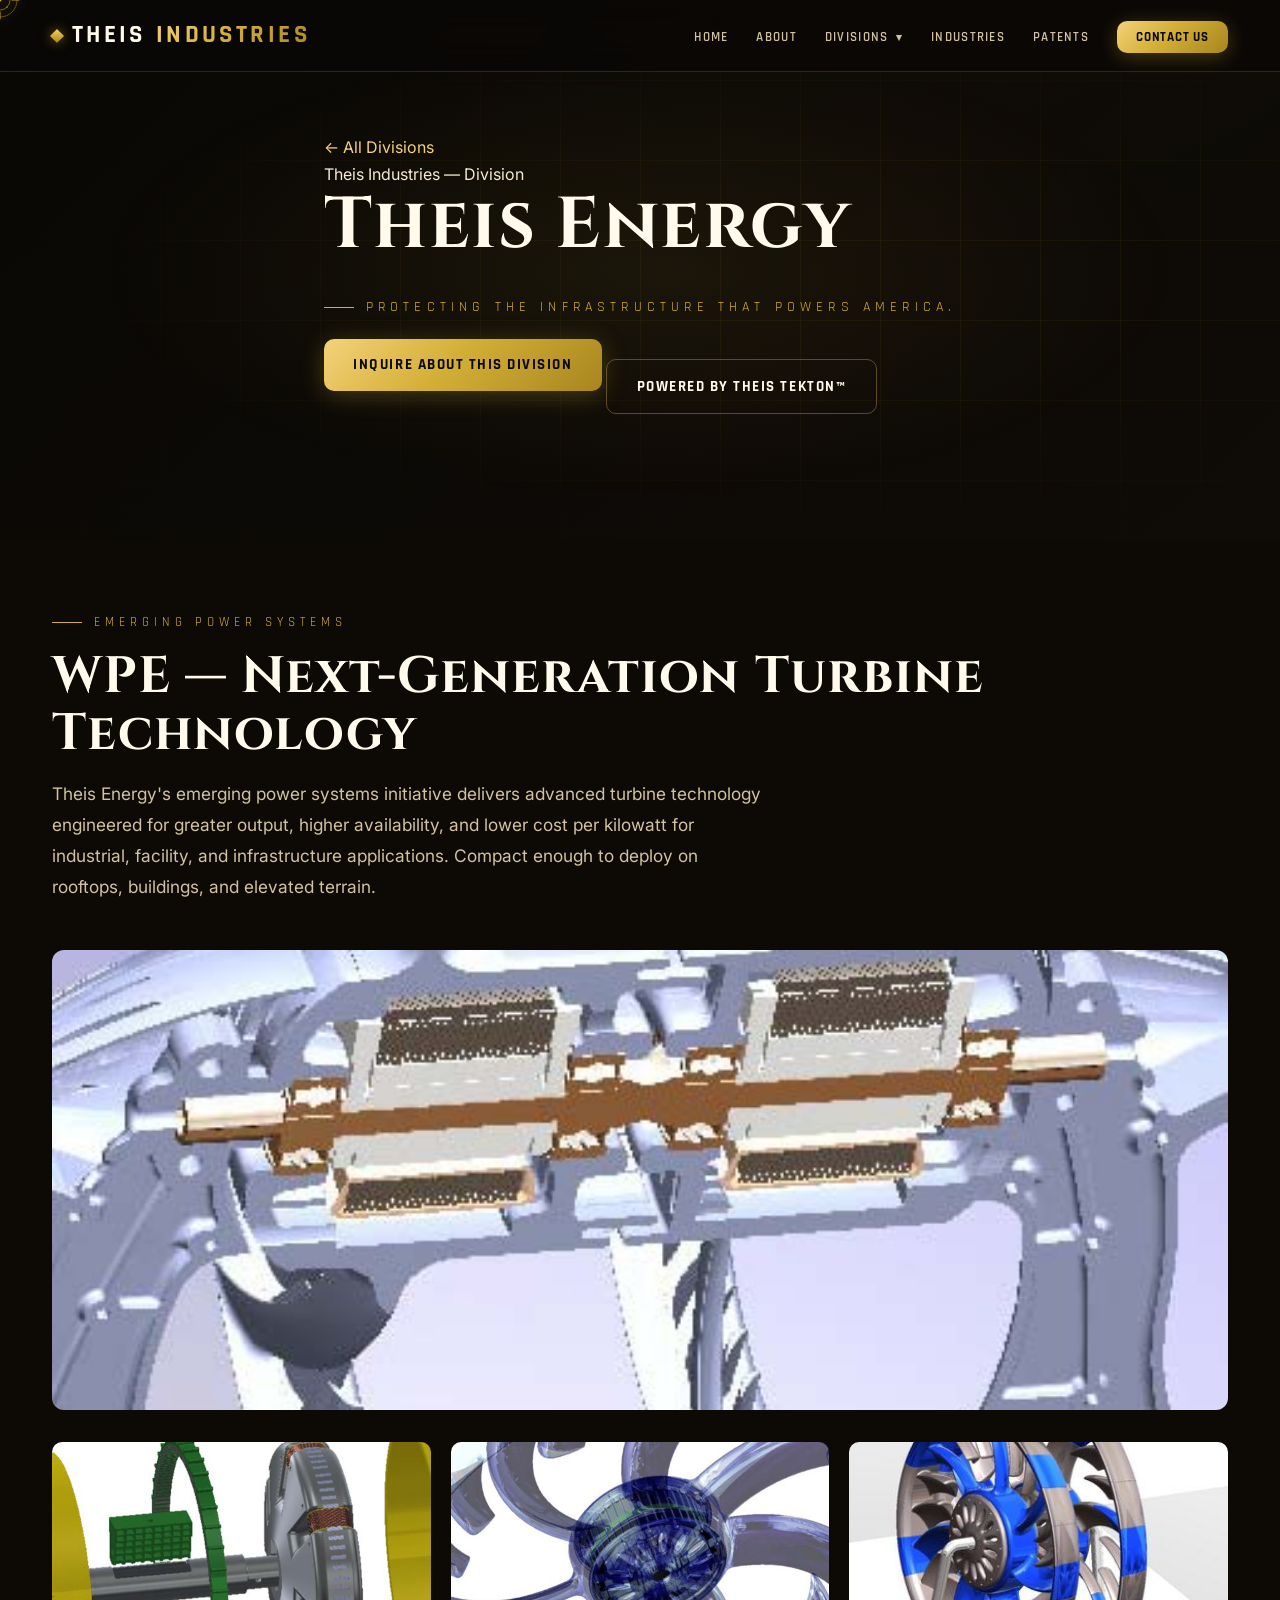
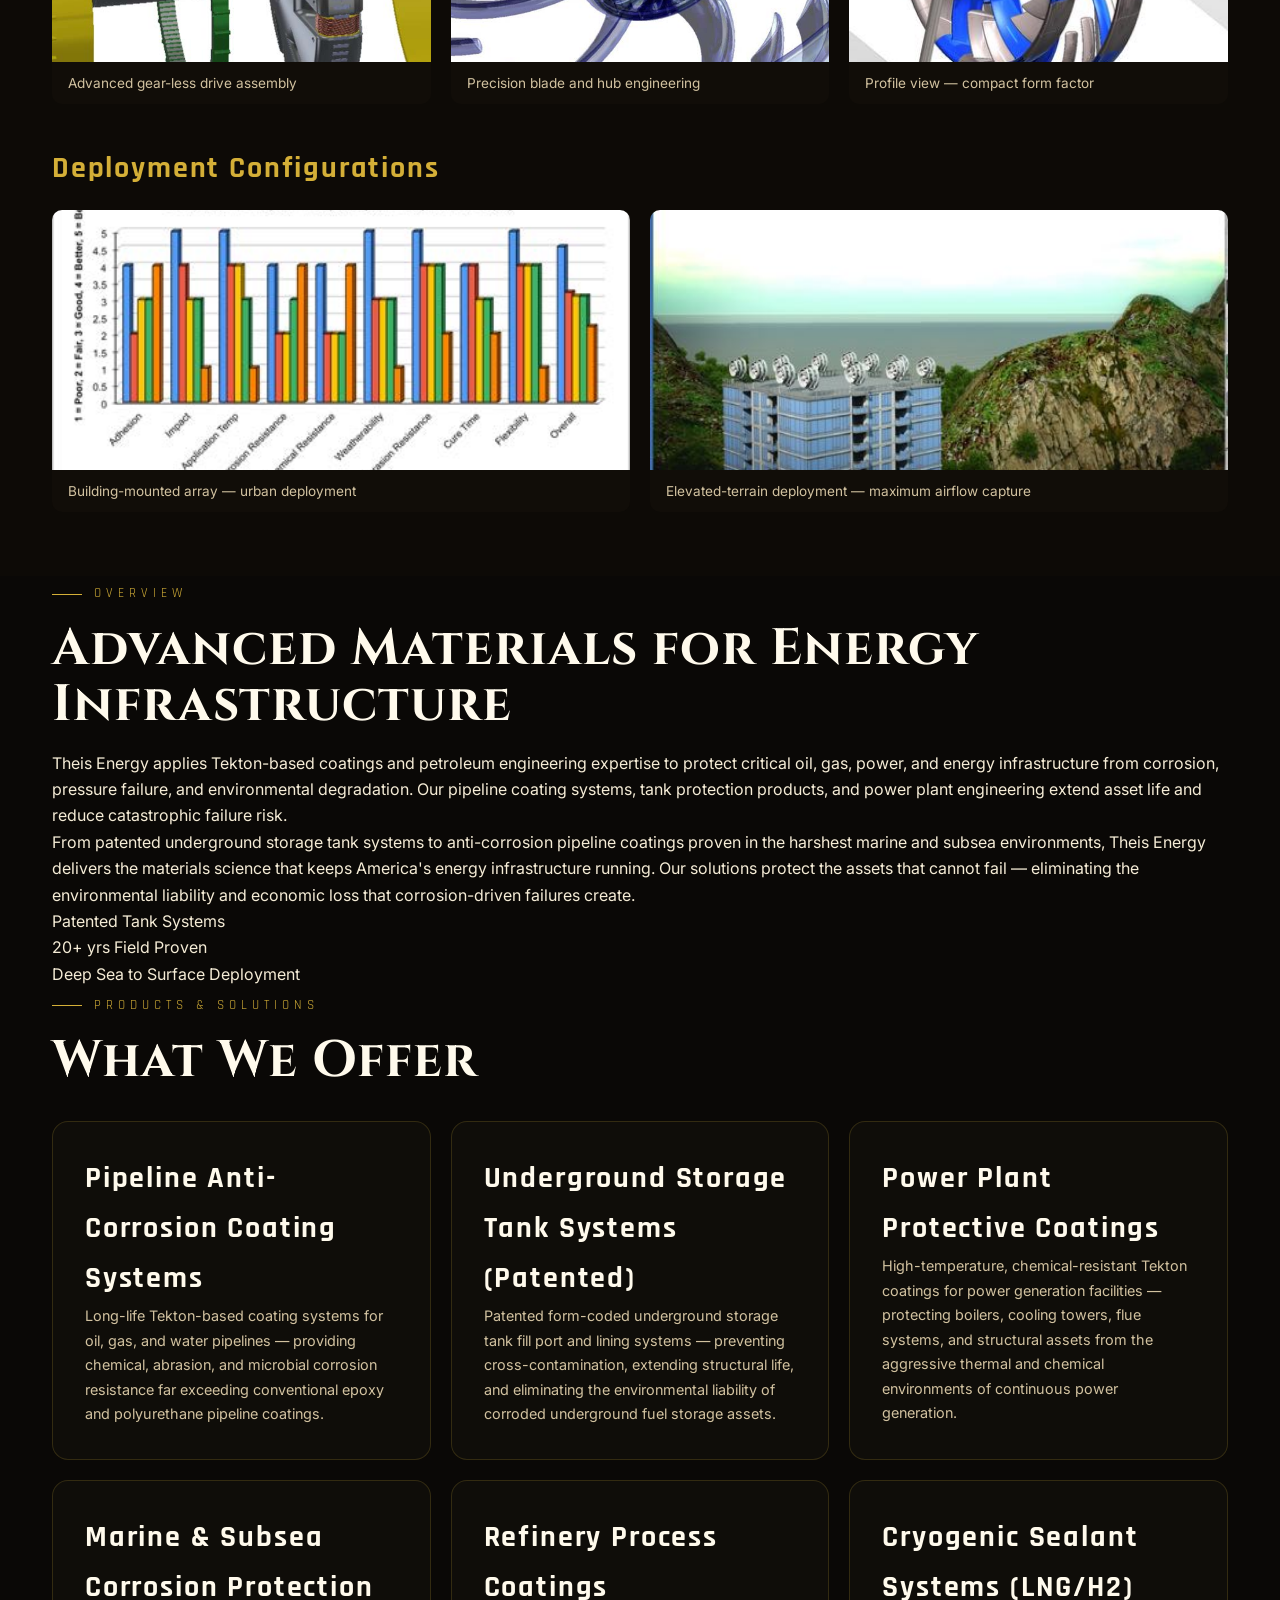
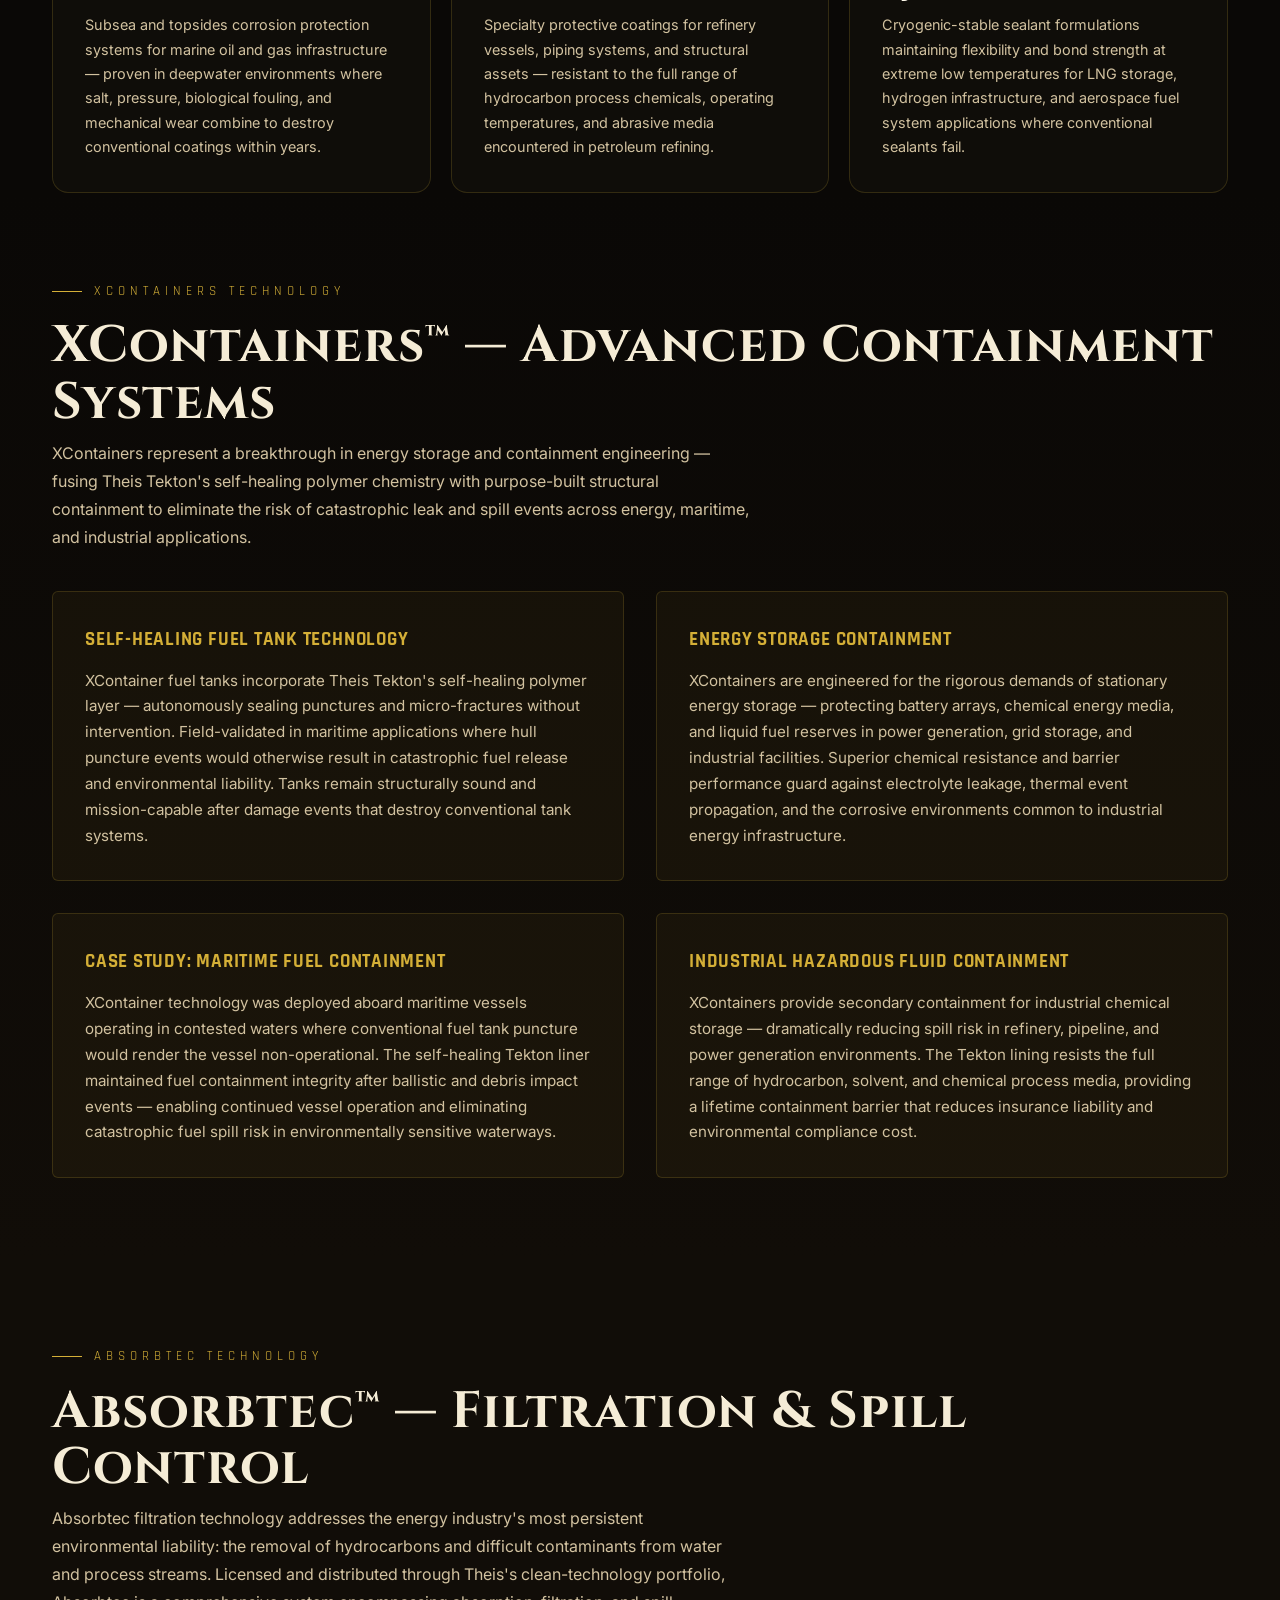
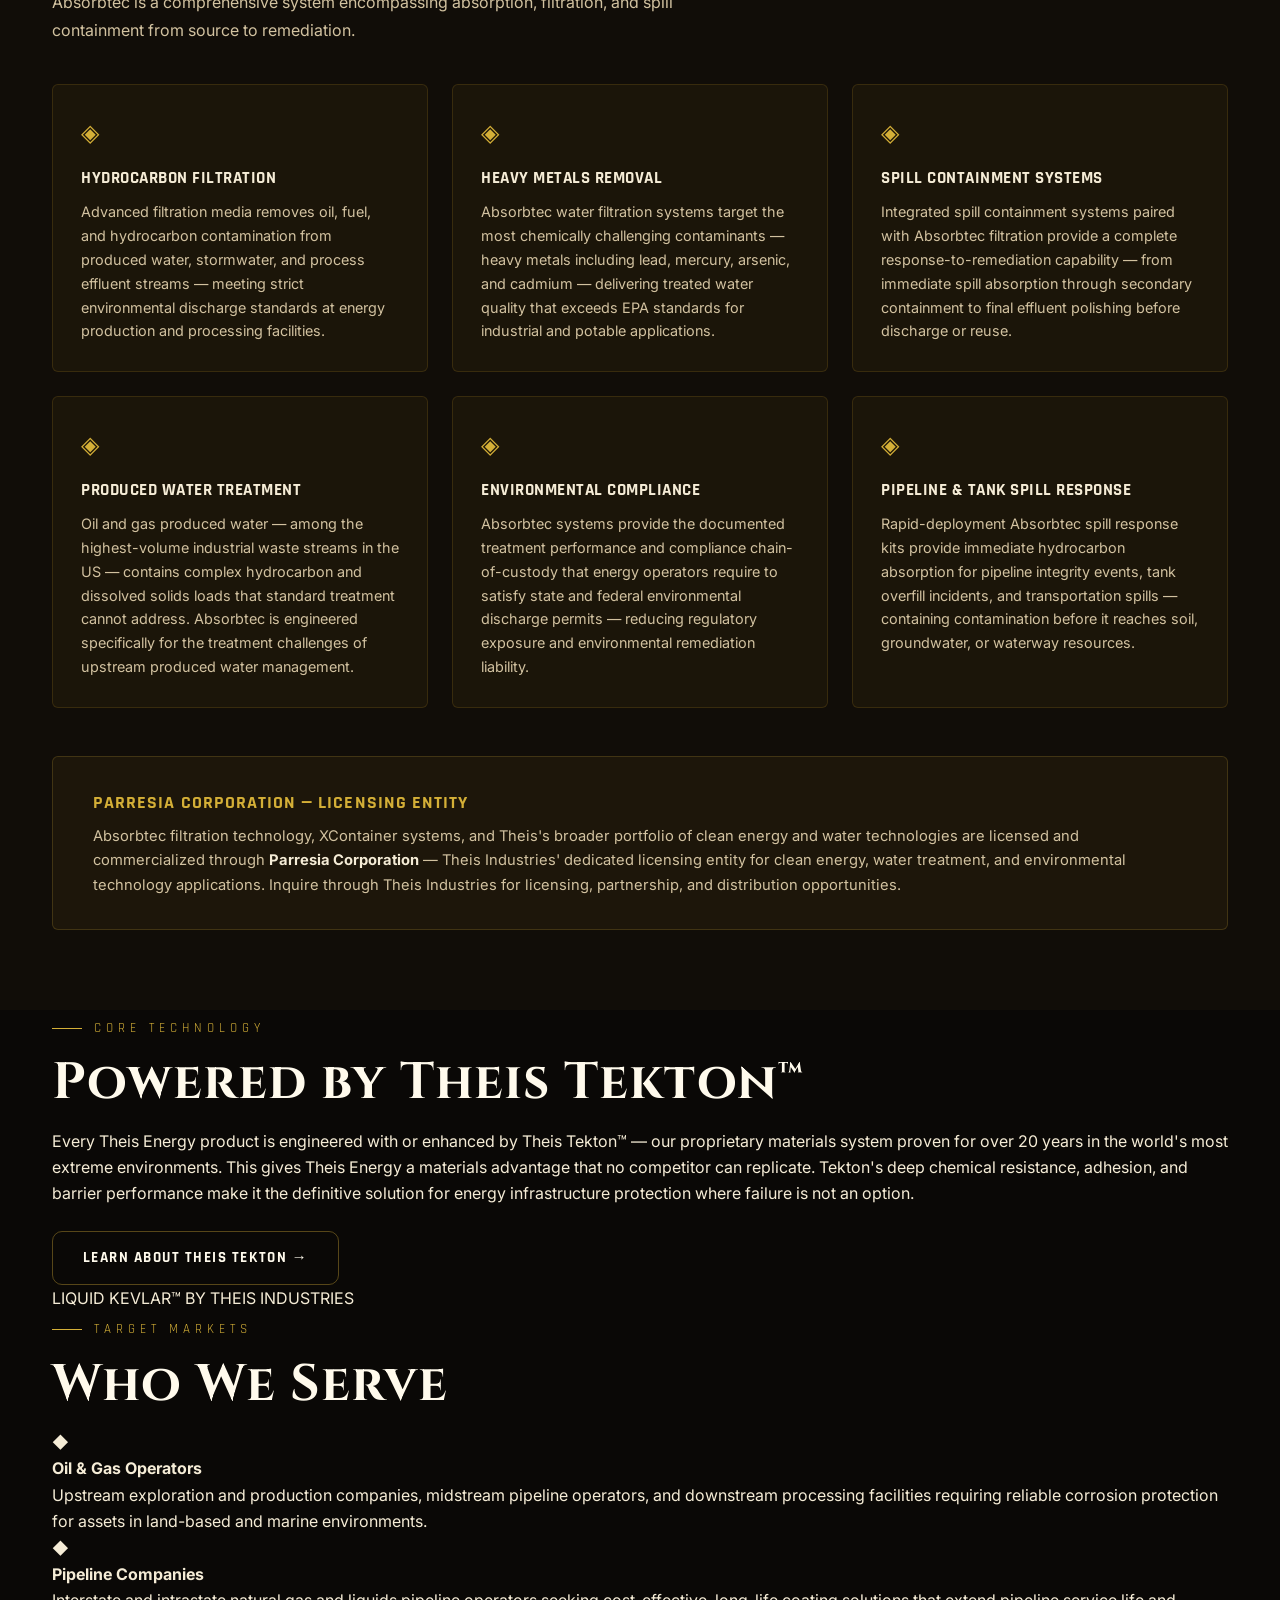
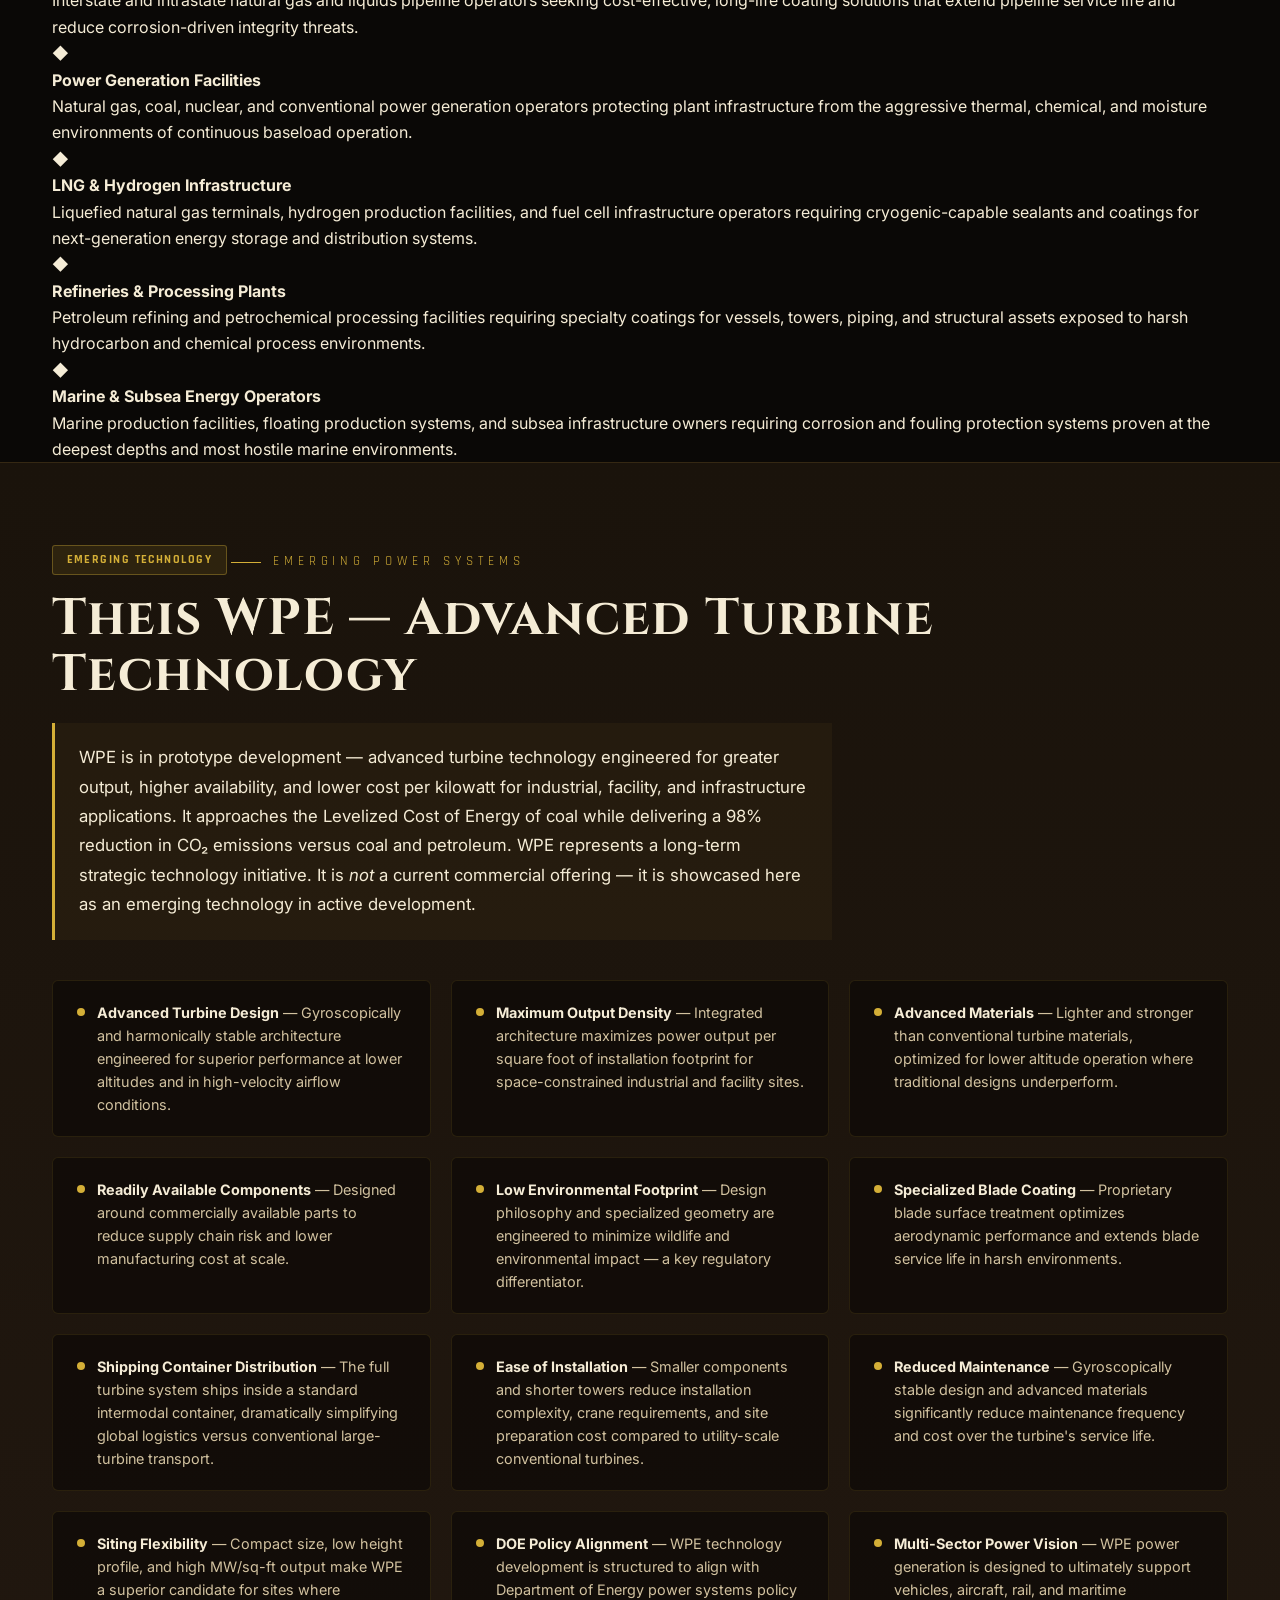
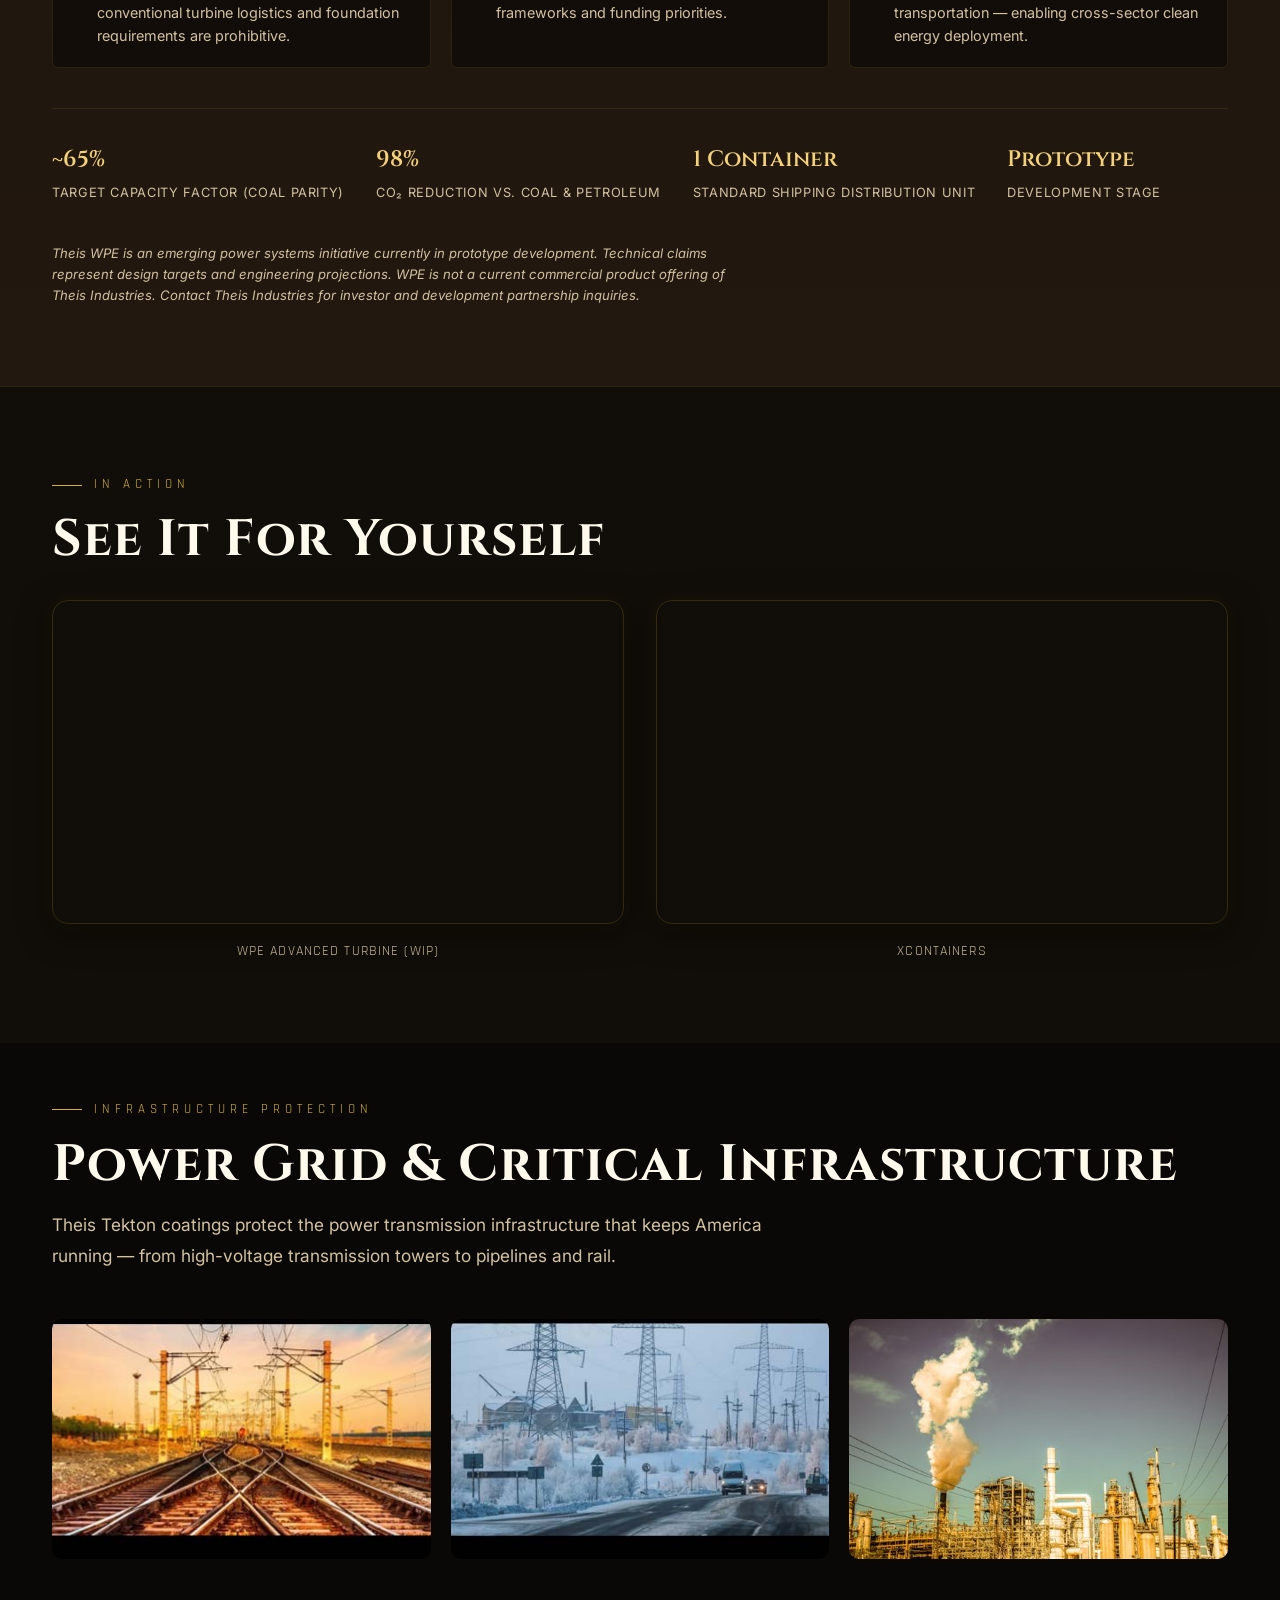
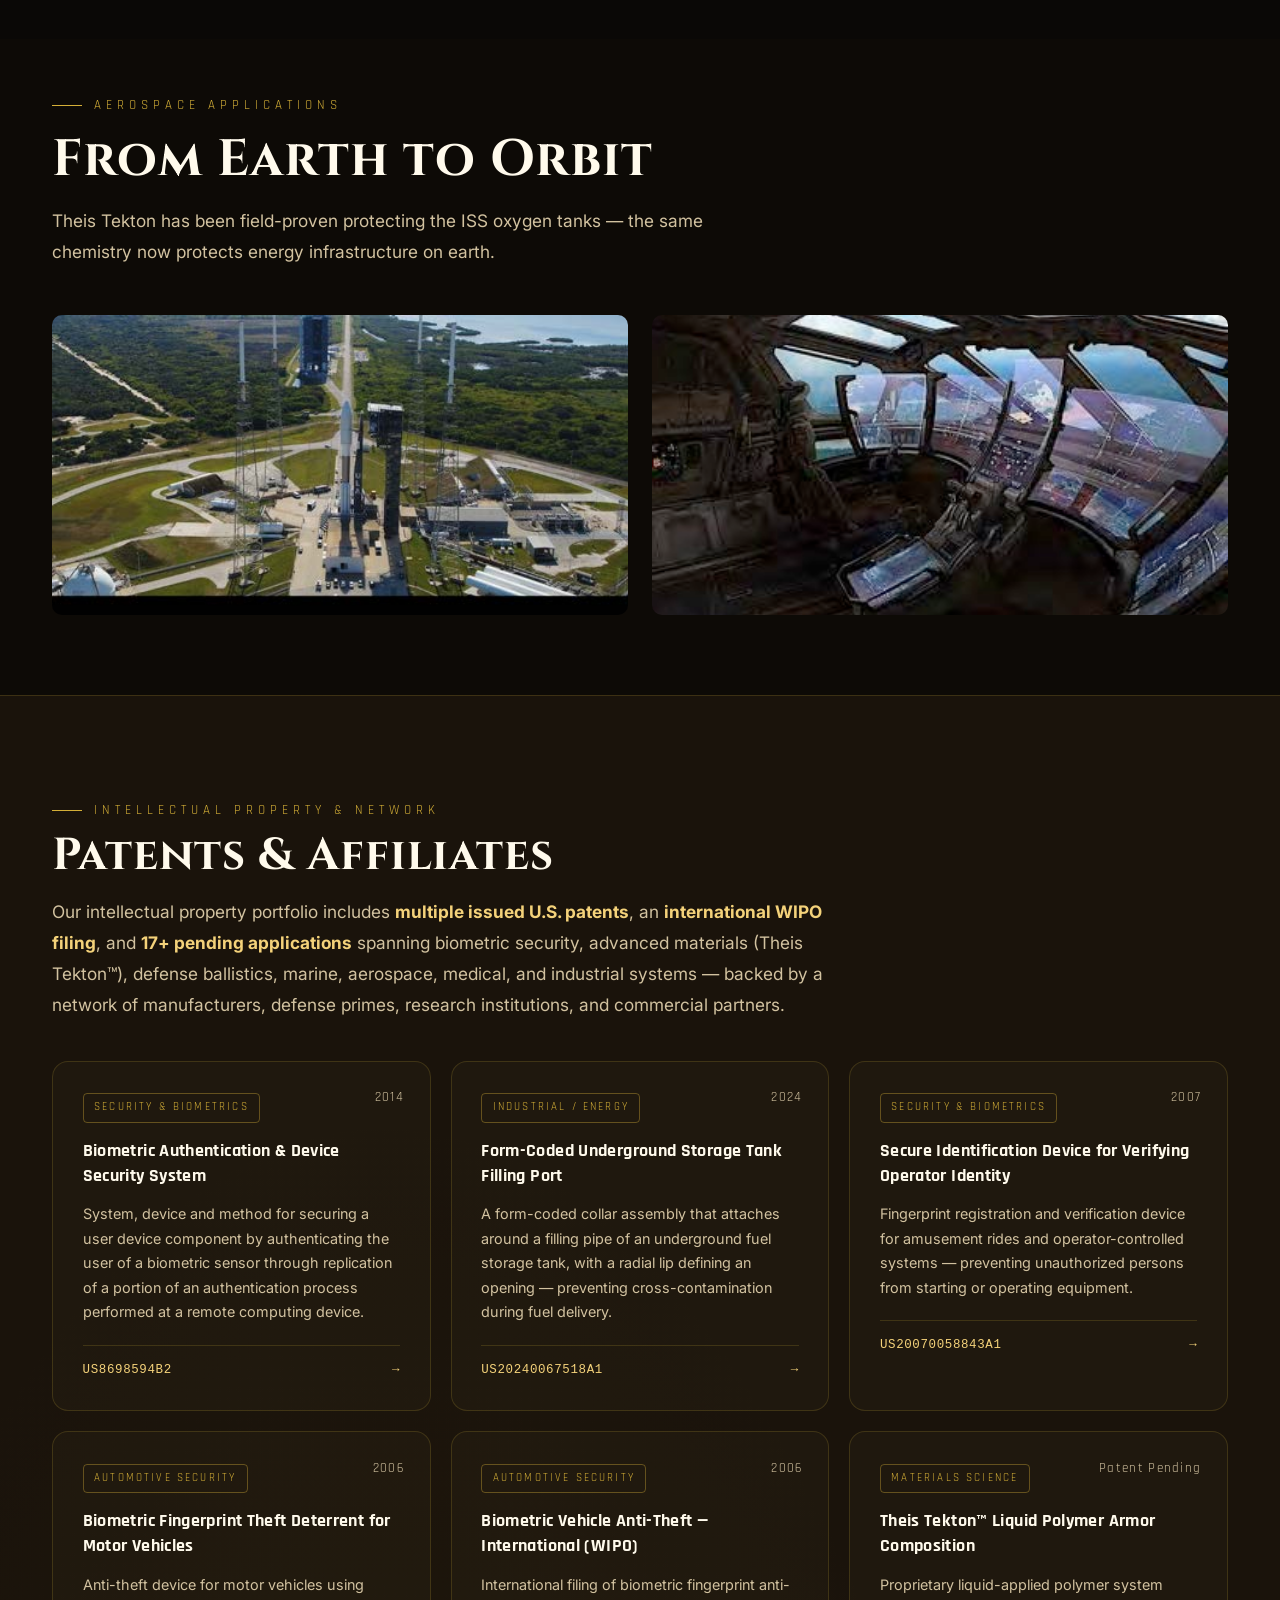
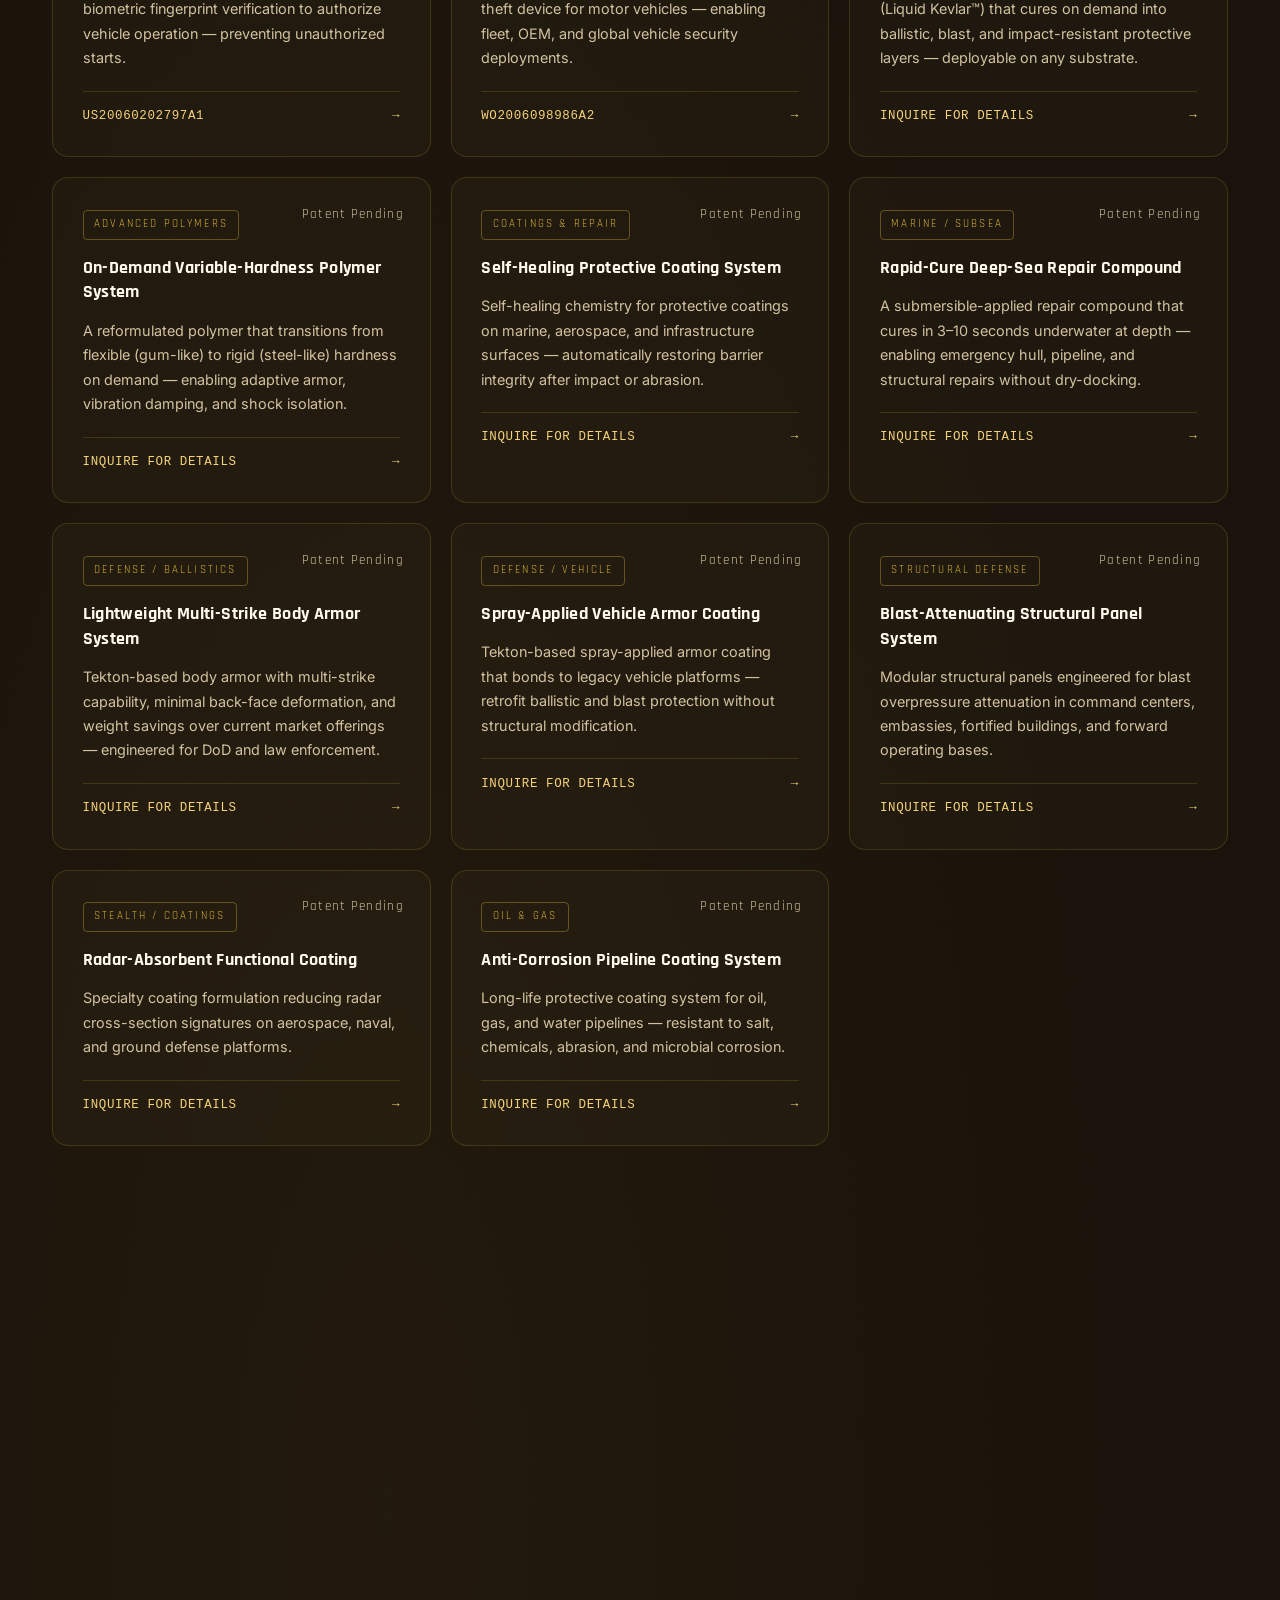
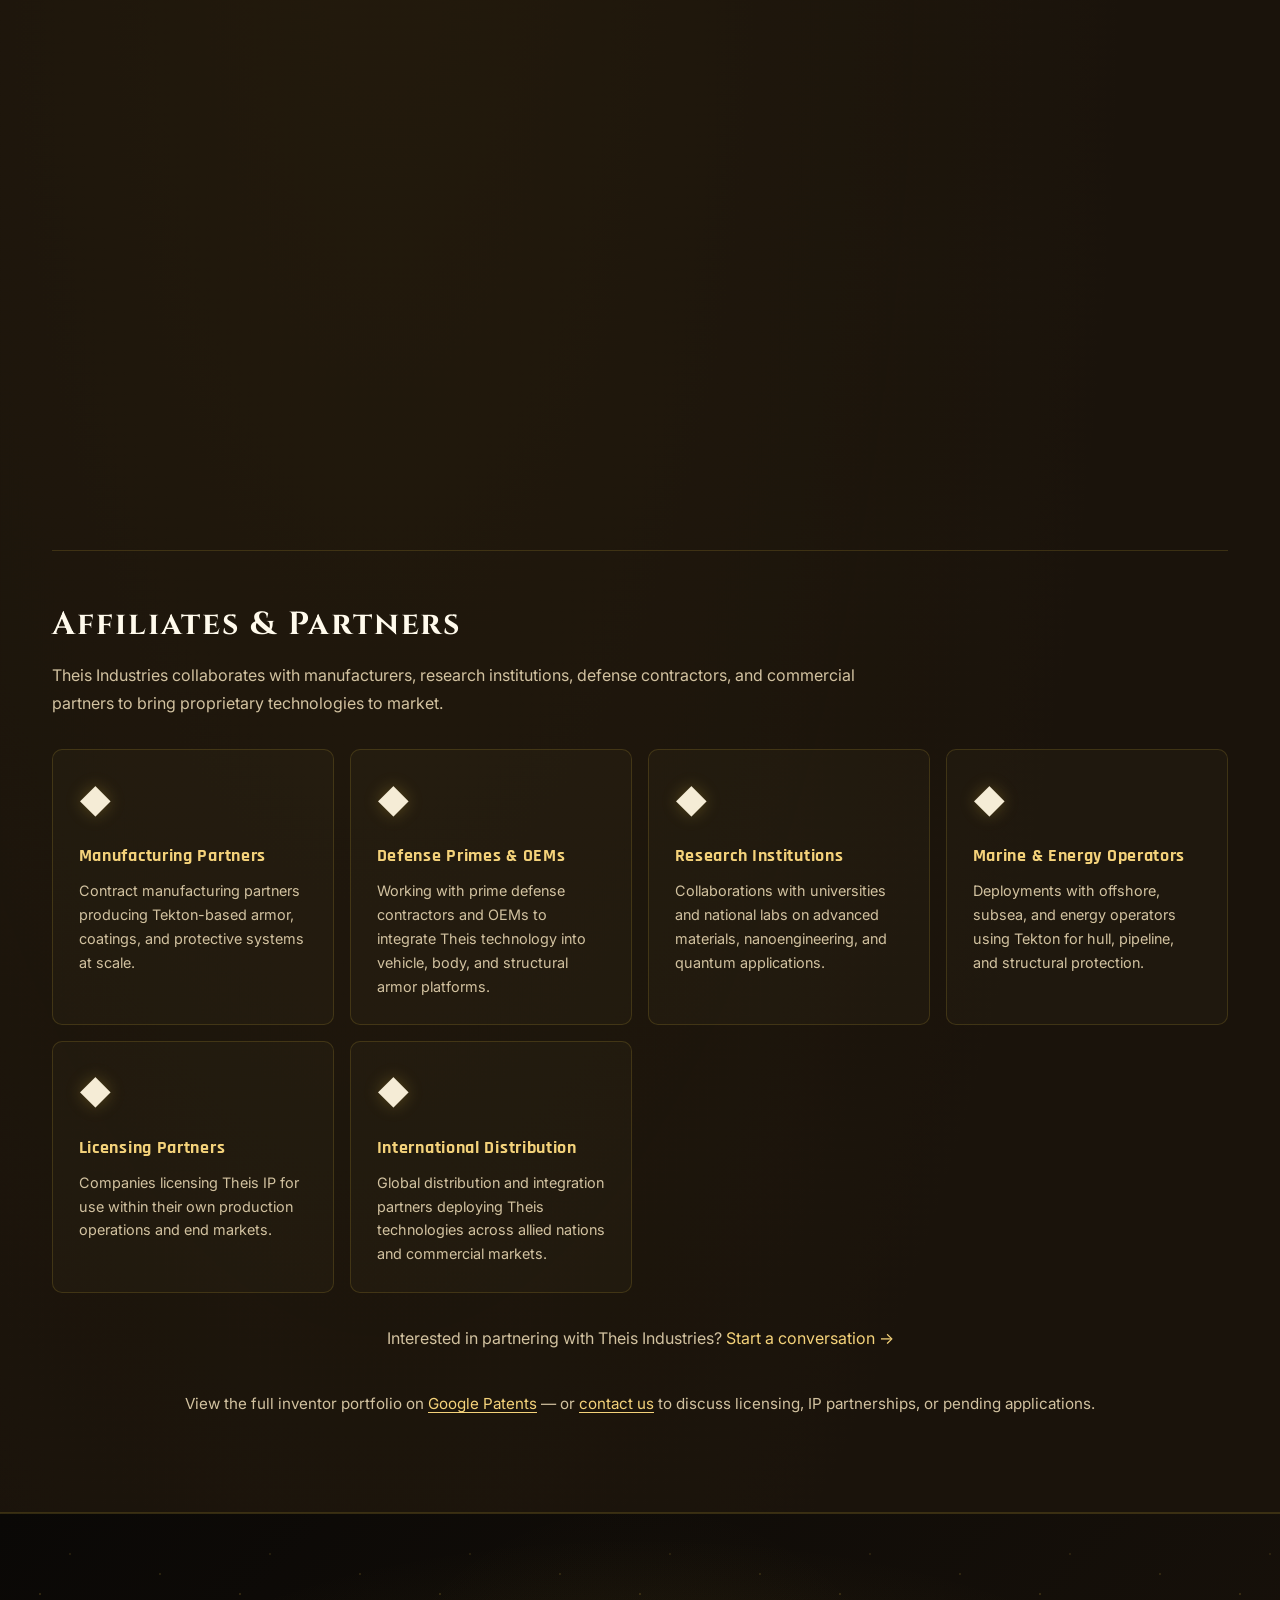
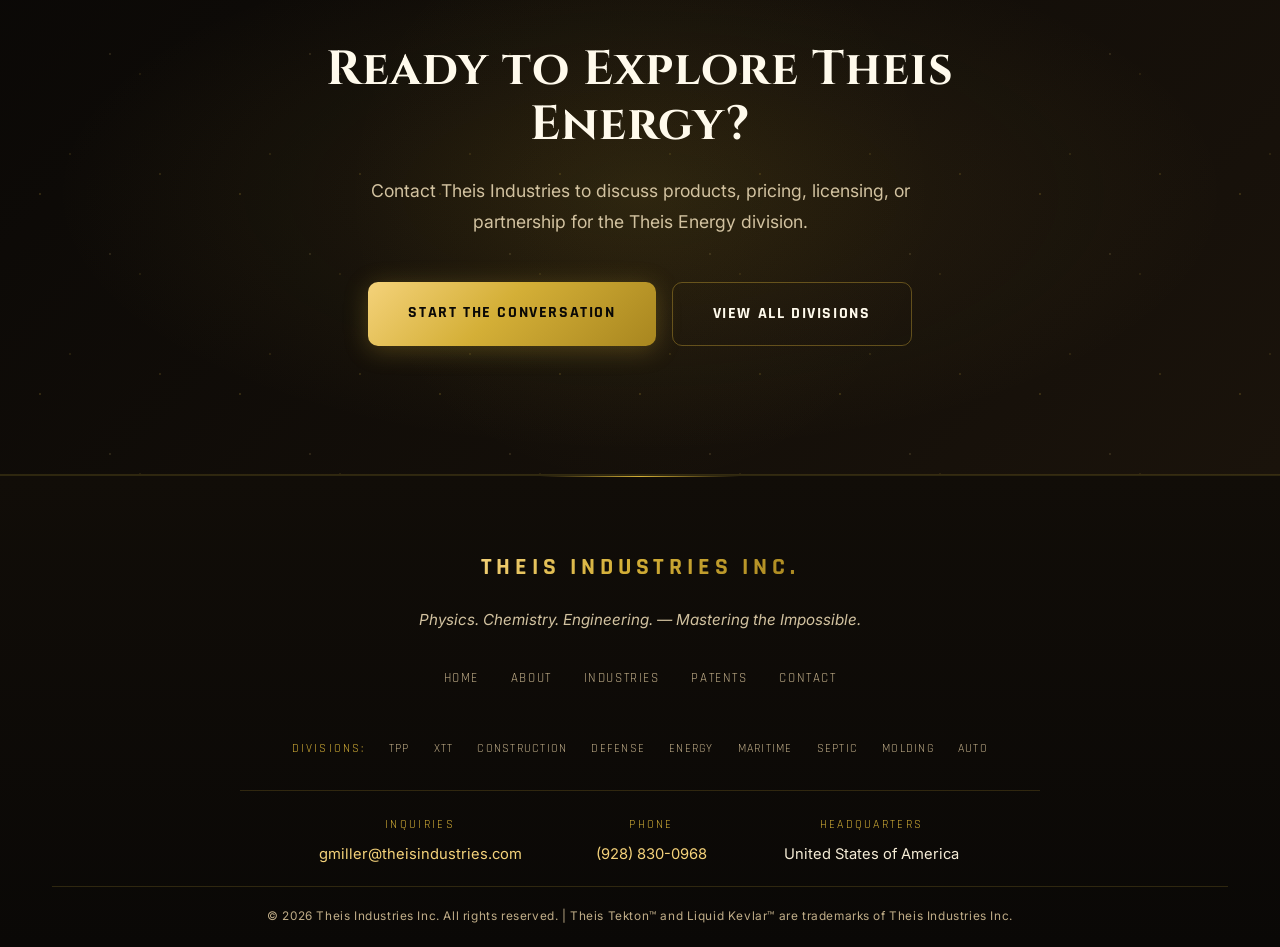
<file: energy.html>
<!DOCTYPE html>
<html lang="en">
<head>
  <meta charset="UTF-8" />
  <meta name="viewport" content="width=device-width, initial-scale=1.0" />
  <title>Theis Energy — Theis Industries Inc.</title>
  <meta name="description" content="Theis Energy applies Tekton-based coatings and petroleum engineering expertise to protect oil, gas, power, and energy infrastructure from corrosion, pressure failure, and environmental degradation." />
  <link rel="stylesheet" href="style.css" />
  <link rel="preconnect" href="https://fonts.googleapis.com">
  <link rel="preconnect" href="https://fonts.gstatic.com" crossorigin>
  <link href="https://fonts.googleapis.com/css2?family=Cinzel:wght@500;600;700&family=Rajdhani:wght@400;500;600;700&family=Inter:wght@300;400;500;600&display=swap" rel="stylesheet">
  <script src="icons.js" defer></script>
  <script src="main.js" defer></script>
  <style>
    /* ── XContainers Section ── */
    .xcontainers-section {
      background: linear-gradient(180deg, #0a0806 0%, #110d08 100%);
      padding: 5rem 0;
    }
    .xcontainers-grid {
      display: grid;
      grid-template-columns: 1fr 1fr;
      gap: 2rem;
      margin-top: 2.5rem;
    }
    @media (max-width: 768px) { .xcontainers-grid { grid-template-columns: 1fr; } }
    .xcontainer-card {
      background: rgba(212,175,55,0.05);
      border: 1px solid rgba(212,175,55,0.18);
      border-radius: 6px;
      padding: 2rem;
      transition: border-color 0.3s;
    }
    .xcontainer-card:hover { border-color: rgba(212,175,55,0.45); }
    .xcontainer-card h3 {
      font-family: 'Rajdhani', sans-serif;
      font-size: 1.2rem;
      font-weight: 700;
      color: #d4af37;
      margin: 0 0 0.75rem;
      text-transform: uppercase;
      letter-spacing: 0.04em;
    }
    .xcontainer-card p { font-family: 'Inter', sans-serif; color: #d2c2a0; font-size: 0.95rem; line-height: 1.7; margin: 0; }

    /* ── Absorbtec Section ── */
    .absorbtec-section {
      background: #110d08;
      padding: 5rem 0;
    }
    .absorbtec-grid {
      display: grid;
      grid-template-columns: repeat(3, 1fr);
      gap: 1.5rem;
      margin-top: 2.5rem;
    }
    @media (max-width: 900px) { .absorbtec-grid { grid-template-columns: 1fr 1fr; } }
    @media (max-width: 600px) { .absorbtec-grid { grid-template-columns: 1fr; } }
    .absorbtec-card {
      background: rgba(168,134,31,0.07);
      border: 1px solid rgba(168,134,31,0.2);
      border-radius: 6px;
      padding: 1.75rem;
      transition: background 0.3s;
    }
    .absorbtec-card:hover { background: rgba(168,134,31,0.12); }
    .absorbtec-card .absorbtec-icon {
      font-size: 1.5rem;
      color: #d4af37;
      margin-bottom: 0.75rem;
    }
    .absorbtec-card h4 {
      font-family: 'Rajdhani', sans-serif;
      font-weight: 700;
      font-size: 1.05rem;
      color: #f5ecd6;
      margin: 0 0 0.5rem;
      text-transform: uppercase;
      letter-spacing: 0.03em;
    }
    .absorbtec-card p { font-family: 'Inter', sans-serif; color: #d2c2a0; font-size: 0.9rem; line-height: 1.65; margin: 0; }

    /* ── WPE Emerging Tech Section ── */
    .wpe-section {
      background: linear-gradient(180deg, #1a130b 0%, #221810 100%);
      padding: 5rem 0;
      border-top: 1px solid rgba(212,175,55,0.1);
      border-bottom: 1px solid rgba(212,175,55,0.1);
    }
    .wpe-badge {
      display: inline-block;
      background: rgba(212,175,55,0.1);
      border: 1px solid rgba(212,175,55,0.35);
      border-radius: 3px;
      padding: 0.25rem 0.85rem;
      font-family: 'Rajdhani', sans-serif;
      font-size: 0.75rem;
      font-weight: 700;
      letter-spacing: 0.12em;
      color: #d4af37;
      text-transform: uppercase;
      margin-bottom: 1rem;
    }
    .wpe-intro {
      font-family: 'Inter', sans-serif;
      font-size: 1.05rem;
      color: #f5ecd6;
      line-height: 1.75;
      max-width: 780px;
      margin: 1.25rem 0 2.5rem;
      padding: 1.25rem 1.5rem;
      border-left: 3px solid #d4af37;
      background: rgba(212,175,55,0.05);
    }
    .wpe-features-grid {
      display: grid;
      grid-template-columns: repeat(3, 1fr);
      gap: 1.25rem;
      margin-top: 2rem;
    }
    @media (max-width: 900px) { .wpe-features-grid { grid-template-columns: 1fr 1fr; } }
    @media (max-width: 600px) { .wpe-features-grid { grid-template-columns: 1fr; } }
    .wpe-feature {
      background: rgba(10,8,6,0.6);
      border: 1px solid rgba(212,175,55,0.12);
      border-radius: 6px;
      padding: 1.25rem 1.5rem;
      display: flex;
      align-items: flex-start;
      gap: 0.75rem;
    }
    .wpe-feature-dot {
      flex-shrink: 0;
      width: 8px;
      height: 8px;
      border-radius: 50%;
      background: #d4af37;
      margin-top: 0.45rem;
    }
    .wpe-feature span {
      font-family: 'Inter', sans-serif;
      font-size: 0.9rem;
      color: #d2c2a0;
      line-height: 1.6;
    }
    .wpe-stat-row {
      display: flex;
      gap: 2rem;
      flex-wrap: wrap;
      margin-top: 2.5rem;
      padding-top: 2rem;
      border-top: 1px solid rgba(212,175,55,0.12);
    }
    .wpe-stat {
      display: flex;
      flex-direction: column;
      gap: 0.2rem;
    }
    .wpe-stat-val {
      font-family: 'Cinzel', serif;
      font-size: 1.4rem;
      font-weight: 600;
      color: #f4d27a;
    }
    .wpe-stat-label {
      font-family: 'Inter', sans-serif;
      font-size: 0.8rem;
      color: #d2c2a0;
      letter-spacing: 0.05em;
      text-transform: uppercase;
    }
    .wpe-disclaimer {
      margin-top: 2.5rem;
      font-family: 'Inter', sans-serif;
      font-size: 0.82rem;
      color: #d2c2a0;
      font-style: italic;
      max-width: 680px;
      line-height: 1.6;
    }

    /* ── Parresia Banner ── */
    .parresia-banner {
      background: rgba(212,175,55,0.06);
      border: 1px solid rgba(212,175,55,0.2);
      border-radius: 6px;
      padding: 2rem 2.5rem;
      margin-top: 3rem;
      display: flex;
      align-items: center;
      gap: 2rem;
      flex-wrap: wrap;
    }
    .parresia-banner-text h4 {
      font-family: 'Rajdhani', sans-serif;
      font-size: 1.1rem;
      font-weight: 700;
      color: #d4af37;
      text-transform: uppercase;
      letter-spacing: 0.06em;
      margin: 0 0 0.4rem;
    }
    .parresia-banner-text p {
      font-family: 'Inter', sans-serif;
      font-size: 0.92rem;
      color: #d2c2a0;
      margin: 0;
      line-height: 1.65;
    }
  </style>
</head>
<body>
  <div id="page-overlay"></div>
  <div id="cursor-dot"></div>

  <nav id="navbar">
    <div class="nav-inner">
      <a href="index.html" class="nav-logo">THEIS <span>INDUSTRIES</span></a>
      <ul class="nav-links" id="navLinks">
        <li><a href="index.html">Home</a></li>
        <li><a href="about.html">About</a></li>
        <li class="nav-dropdown">
          <a href="#" class="nav-dropdown-trigger">Divisions <span class="dropdown-arrow">▾</span></a>
          <ul class="dropdown-menu">
            <li><a href="tpp.html">Tekton Pole &amp; Pipe (TPP)</a></li>
            <li><a href="xtt.html">Xtreme Transport (XTT)</a></li>
            <li><a href="construction.html">Theis Construction</a></li>
            <li><a href="defense.html">Theis Defense (Alviz)</a></li>
            <li><a href="energy.html">Theis Energy</a></li>
            <li><a href="maritime.html">Theis Maritime</a></li>
            <li><a href="septic.html">Theis Septic</a></li>
            <li><a href="molding.html">Theis Molding</a></li>
            <li><a href="auto.html">Theis Auto</a></li>
          </ul>
        </li>
        <li><a href="industries.html">Industries</a></li>
        <li><a href="about.html#patents">Patents</a></li>
        <li><a href="contact.html" class="nav-cta">Contact Us</a></li>
      </ul>
      <div class="hamburger" onclick="toggleMenu()">&#9776;</div>
    </div>
  </nav>

  <!-- SPOKE HERO -->
  <section class="spoke-hero energy-hero" style="background: linear-gradient(135deg, rgba(10,8,6,0.88) 0%, rgba(17,13,8,0.75) 100%), url('https://thumbs.dreamstime.com/b/large-oil-refinery-illuminated-bright-glowing-lights-night-dramatic-sky-industrial-structures-dominating-335990712.jpg') center/cover no-repeat;">
    <div class="container">
      <a href="index.html#divisions" class="spoke-back reveal">← All Divisions</a>
      <div class="spoke-eyebrow reveal">Theis Industries — Division</div>
      <h1 class="reveal">Theis Energy</h1>
      <p class="spoke-tagline reveal">Protecting the infrastructure that powers America.</p>
      <div class="spoke-hero-btns">
        <a href="contact.html" class="btn-primary">Inquire About This Division</a>
        <a href="index.html#tekton" class="btn-secondary">Powered by Theis Tekton™</a>
      </div>
    </div>
    <div class="spoke-hero-bg"></div>
  </section>

  <!-- WPE TURBINE SHOWCASE -->
  <section style="padding:4rem 0;background:#0d0a06;">
    <div class="container">
      <div class="section-label reveal">Emerging Power Systems</div>
      <h2 class="reveal">WPE — Next-Generation Turbine Technology</h2>
      <p class="section-sub reveal">Theis Energy's emerging power systems initiative delivers advanced turbine technology engineered for greater output, higher availability, and lower cost per kilowatt for industrial, facility, and infrastructure applications. Compact enough to deploy on rooftops, buildings, and elevated terrain.</p>

      <!-- Large hero turbine render -->
      <div style="border-radius:12px;overflow:hidden;margin:2rem 0;">
        <img src="images/energy-wpe-turbine-render.jpg" alt="WPE advanced turbine CAD design" style="width:100%;height:460px;object-fit:cover;object-position:center;">
      </div>

      <!-- 3-col grid -->
      <div style="display:grid;grid-template-columns:repeat(3,1fr);gap:1.25rem;margin:1.5rem 0;">
        <div style="border-radius:10px;overflow:hidden;">
          <img src="images/energy-wpe-turbine-3d.jpg" alt="WPE turbine 3D" style="width:100%;height:220px;object-fit:cover;">
          <p style="background:#110d08;color:#d2c2a0;font-size:.85rem;padding:.6rem 1rem;">Advanced gear-less drive assembly</p>
        </div>
        <div style="border-radius:10px;overflow:hidden;">
          <img src="images/energy-wpe-turbine-closeup.jpg" alt="WPE turbine closeup" style="width:100%;height:220px;object-fit:cover;">
          <p style="background:#110d08;color:#d2c2a0;font-size:.85rem;padding:.6rem 1rem;">Precision blade and hub engineering</p>
        </div>
        <div style="border-radius:10px;overflow:hidden;">
          <img src="images/energy-wpe-turbine-side.jpg" alt="WPE turbine side view" style="width:100%;height:220px;object-fit:cover;">
          <p style="background:#110d08;color:#d2c2a0;font-size:.85rem;padding:.6rem 1rem;">Profile view — compact form factor</p>
        </div>
      </div>

      <!-- Deployment photos -->
      <h3 style="font-family:Rajdhani;color:#d4af37;margin:2.5rem 0 1rem;">Deployment Configurations</h3>
      <div style="display:grid;grid-template-columns:repeat(2,1fr);gap:1.25rem;">
        <div style="border-radius:10px;overflow:hidden;">
          <img src="images/energy-wpe-turbine-deploy.jpg" alt="WPE turbines on building" style="width:100%;height:260px;object-fit:cover;">
          <p style="background:#110d08;color:#d2c2a0;font-size:.85rem;padding:.6rem 1rem;">Building-mounted array — urban deployment</p>
        </div>
        <div style="border-radius:10px;overflow:hidden;">
          <img src="images/energy-wpe-building.jpg" alt="WPE hilltop turbines" style="width:100%;height:260px;object-fit:cover;">
          <p style="background:#110d08;color:#d2c2a0;font-size:.85rem;padding:.6rem 1rem;">Elevated-terrain deployment — maximum airflow capture</p>
        </div>
      </div>
    </div>
  </section>

  <!-- OVERVIEW -->
  <section class="spoke-overview">
    <div class="container">
      <div class="spoke-overview-grid">
        <div class="spoke-overview-text">
          <div class="section-label reveal">Overview</div>
          <h2 class="reveal">Advanced Materials for Energy Infrastructure</h2>
          <p class="reveal">Theis Energy applies Tekton-based coatings and petroleum engineering expertise to protect critical oil, gas, power, and energy infrastructure from corrosion, pressure failure, and environmental degradation. Our pipeline coating systems, tank protection products, and power plant engineering extend asset life and reduce catastrophic failure risk.</p>
          <p class="reveal">From patented underground storage tank systems to anti-corrosion pipeline coatings proven in the harshest marine and subsea environments, Theis Energy delivers the materials science that keeps America's energy infrastructure running. Our solutions protect the assets that cannot fail — eliminating the environmental liability and economic loss that corrosion-driven failures create.</p>
        </div>
        <div class="spoke-overview-stats">
          <div class="spoke-stat reveal">
            <span class="spoke-stat-val">Patented</span>
            <span class="spoke-stat-label">Tank Systems</span>
          </div>
          <div class="spoke-stat reveal">
            <span class="spoke-stat-val">20+ yrs</span>
            <span class="spoke-stat-label">Field Proven</span>
          </div>
          <div class="spoke-stat reveal">
            <span class="spoke-stat-val">Deep Sea</span>
            <span class="spoke-stat-label">to Surface Deployment</span>
          </div>
        </div>
      </div>
    </div>
  </section>

  <!-- PRODUCTS / SOLUTIONS -->
  <section class="spoke-products">
    <div class="container">
      <div class="section-label reveal">Products &amp; Solutions</div>
      <h2 class="reveal">What We Offer</h2>
      <div class="spoke-products-grid">
        <div class="spoke-product-card reveal">
          <h3>Pipeline Anti-Corrosion Coating Systems</h3>
          <p>Long-life Tekton-based coating systems for oil, gas, and water pipelines — providing chemical, abrasion, and microbial corrosion resistance far exceeding conventional epoxy and polyurethane pipeline coatings.</p>
        </div>
        <div class="spoke-product-card reveal">
          <h3>Underground Storage Tank Systems (Patented)</h3>
          <p>Patented form-coded underground storage tank fill port and lining systems — preventing cross-contamination, extending structural life, and eliminating the environmental liability of corroded underground fuel storage assets.</p>
        </div>
        <div class="spoke-product-card reveal">
          <h3>Power Plant Protective Coatings</h3>
          <p>High-temperature, chemical-resistant Tekton coatings for power generation facilities — protecting boilers, cooling towers, flue systems, and structural assets from the aggressive thermal and chemical environments of continuous power generation.</p>
        </div>
        <div class="spoke-product-card reveal">
          <h3>Marine &amp; Subsea Corrosion Protection</h3>
          <p>Subsea and topsides corrosion protection systems for marine oil and gas infrastructure — proven in deepwater environments where salt, pressure, biological fouling, and mechanical wear combine to destroy conventional coatings within years.</p>
        </div>
        <div class="spoke-product-card reveal">
          <h3>Refinery Process Coatings</h3>
          <p>Specialty protective coatings for refinery vessels, piping systems, and structural assets — resistant to the full range of hydrocarbon process chemicals, operating temperatures, and abrasive media encountered in petroleum refining.</p>
        </div>
        <div class="spoke-product-card reveal">
          <h3>Cryogenic Sealant Systems (LNG/H2)</h3>
          <p>Cryogenic-stable sealant formulations maintaining flexibility and bond strength at extreme low temperatures for LNG storage, hydrogen infrastructure, and aerospace fuel system applications where conventional sealants fail.</p>
        </div>
      </div>
    </div>
  </section>

  <!-- XCONTAINERS SECTION -->
  <section class="xcontainers-section">
    <div class="container">
      <div class="section-label reveal">XContainers Technology</div>
      <h2 class="reveal" style="font-family:'Cinzel',serif;color:#f5ecd6;margin-bottom:0.5rem;">XContainers™ — Advanced Containment Systems</h2>
      <p class="reveal" style="font-family:'Inter',sans-serif;color:#d2c2a0;max-width:700px;line-height:1.75;margin-bottom:0;">XContainers represent a breakthrough in energy storage and containment engineering — fusing Theis Tekton's self-healing polymer chemistry with purpose-built structural containment to eliminate the risk of catastrophic leak and spill events across energy, maritime, and industrial applications.</p>
      <div class="xcontainers-grid">
        <div class="xcontainer-card reveal">
          <h3>Self-Healing Fuel Tank Technology</h3>
          <p>XContainer fuel tanks incorporate Theis Tekton's self-healing polymer layer — autonomously sealing punctures and micro-fractures without intervention. Field-validated in maritime applications where hull puncture events would otherwise result in catastrophic fuel release and environmental liability. Tanks remain structurally sound and mission-capable after damage events that destroy conventional tank systems.</p>
        </div>
        <div class="xcontainer-card reveal">
          <h3>Energy Storage Containment</h3>
          <p>XContainers are engineered for the rigorous demands of stationary energy storage — protecting battery arrays, chemical energy media, and liquid fuel reserves in power generation, grid storage, and industrial facilities. Superior chemical resistance and barrier performance guard against electrolyte leakage, thermal event propagation, and the corrosive environments common to industrial energy infrastructure.</p>
        </div>
        <div class="xcontainer-card reveal">
          <h3>Case Study: Maritime Fuel Containment</h3>
          <p>XContainer technology was deployed aboard maritime vessels operating in contested waters where conventional fuel tank puncture would render the vessel non-operational. The self-healing Tekton liner maintained fuel containment integrity after ballistic and debris impact events — enabling continued vessel operation and eliminating catastrophic fuel spill risk in environmentally sensitive waterways.</p>
        </div>
        <div class="xcontainer-card reveal">
          <h3>Industrial Hazardous Fluid Containment</h3>
          <p>XContainers provide secondary containment for industrial chemical storage — dramatically reducing spill risk in refinery, pipeline, and power generation environments. The Tekton lining resists the full range of hydrocarbon, solvent, and chemical process media, providing a lifetime containment barrier that reduces insurance liability and environmental compliance cost.</p>
        </div>
      </div>
    </div>
  </section>

  <!-- ABSORBTEC SECTION -->
  <section class="absorbtec-section">
    <div class="container">
      <div class="section-label reveal">Absorbtec Technology</div>
      <h2 class="reveal" style="font-family:'Cinzel',serif;color:#f5ecd6;margin-bottom:0.5rem;">Absorbtec™ — Filtration &amp; Spill Control</h2>
      <p class="reveal" style="font-family:'Inter',sans-serif;color:#d2c2a0;max-width:700px;line-height:1.75;margin-bottom:0;">Absorbtec filtration technology addresses the energy industry's most persistent environmental liability: the removal of hydrocarbons and difficult contaminants from water and process streams. Licensed and distributed through Theis's clean-technology portfolio, Absorbtec is a comprehensive system encompassing absorption, filtration, and spill containment from source to remediation.</p>
      <div class="absorbtec-grid">
        <div class="absorbtec-card reveal">
          <div class="absorbtec-icon">◈</div>
          <h4>Hydrocarbon Filtration</h4>
          <p>Advanced filtration media removes oil, fuel, and hydrocarbon contamination from produced water, stormwater, and process effluent streams — meeting strict environmental discharge standards at energy production and processing facilities.</p>
        </div>
        <div class="absorbtec-card reveal">
          <div class="absorbtec-icon">◈</div>
          <h4>Heavy Metals Removal</h4>
          <p>Absorbtec water filtration systems target the most chemically challenging contaminants — heavy metals including lead, mercury, arsenic, and cadmium — delivering treated water quality that exceeds EPA standards for industrial and potable applications.</p>
        </div>
        <div class="absorbtec-card reveal">
          <div class="absorbtec-icon">◈</div>
          <h4>Spill Containment Systems</h4>
          <p>Integrated spill containment systems paired with Absorbtec filtration provide a complete response-to-remediation capability — from immediate spill absorption through secondary containment to final effluent polishing before discharge or reuse.</p>
        </div>
        <div class="absorbtec-card reveal">
          <div class="absorbtec-icon">◈</div>
          <h4>Produced Water Treatment</h4>
          <p>Oil and gas produced water — among the highest-volume industrial waste streams in the US — contains complex hydrocarbon and dissolved solids loads that standard treatment cannot address. Absorbtec is engineered specifically for the treatment challenges of upstream produced water management.</p>
        </div>
        <div class="absorbtec-card reveal">
          <div class="absorbtec-icon">◈</div>
          <h4>Environmental Compliance</h4>
          <p>Absorbtec systems provide the documented treatment performance and compliance chain-of-custody that energy operators require to satisfy state and federal environmental discharge permits — reducing regulatory exposure and environmental remediation liability.</p>
        </div>
        <div class="absorbtec-card reveal">
          <div class="absorbtec-icon">◈</div>
          <h4>Pipeline &amp; Tank Spill Response</h4>
          <p>Rapid-deployment Absorbtec spill response kits provide immediate hydrocarbon absorption for pipeline integrity events, tank overfill incidents, and transportation spills — containing contamination before it reaches soil, groundwater, or waterway resources.</p>
        </div>
      </div>

      <!-- Parresia Banner -->
      <div class="parresia-banner reveal">
        <div class="parresia-banner-text">
          <h4>Parresia Corporation — Licensing Entity</h4>
          <p>Absorbtec filtration technology, XContainer systems, and Theis's broader portfolio of clean energy and water technologies are licensed and commercialized through <strong style="color:#f5ecd6;">Parresia Corporation</strong> — Theis Industries' dedicated licensing entity for clean energy, water treatment, and environmental technology applications. Inquire through Theis Industries for licensing, partnership, and distribution opportunities.</p>
        </div>
      </div>
    </div>
  </section>

  <!-- TEKTON ADVANTAGE -->
  <section class="spoke-tekton">
    <div class="container spoke-tekton-inner">
      <div class="reveal">
        <div class="section-label">Core Technology</div>
        <h2>Powered by Theis Tekton™</h2>
        <p>Every Theis Energy product is engineered with or enhanced by Theis Tekton™ — our proprietary materials system proven for over 20 years in the world's most extreme environments. This gives Theis Energy a materials advantage that no competitor can replicate. Tekton's deep chemical resistance, adhesion, and barrier performance make it the definitive solution for energy infrastructure protection where failure is not an option.</p>
        <a href="index.html#tekton" class="btn-secondary" style="display:inline-block;margin-top:1.5rem;">Learn About Theis Tekton →</a>
      </div>
      <div class="tekton-badge-sm reveal">
        <span>LIQUID</span>
        <span class="big">KEVLAR&#8482;</span>
        <span>BY THEIS INDUSTRIES</span>
      </div>
    </div>
  </section>

  <!-- MARKETS / APPLICATIONS -->
  <section class="spoke-markets">
    <div class="container">
      <div class="section-label reveal">Target Markets</div>
      <h2 class="reveal">Who We Serve</h2>
      <div class="spoke-markets-list">
        <div class="spoke-market-item reveal">
          <span class="spoke-market-icon">◆</span>
          <div>
            <h4>Oil &amp; Gas Operators</h4>
            <p>Upstream exploration and production companies, midstream pipeline operators, and downstream processing facilities requiring reliable corrosion protection for assets in land-based and marine environments.</p>
          </div>
        </div>
        <div class="spoke-market-item reveal">
          <span class="spoke-market-icon">◆</span>
          <div>
            <h4>Pipeline Companies</h4>
            <p>Interstate and intrastate natural gas and liquids pipeline operators seeking cost-effective, long-life coating solutions that extend pipeline service life and reduce corrosion-driven integrity threats.</p>
          </div>
        </div>
        <div class="spoke-market-item reveal">
          <span class="spoke-market-icon">◆</span>
          <div>
            <h4>Power Generation Facilities</h4>
            <p>Natural gas, coal, nuclear, and conventional power generation operators protecting plant infrastructure from the aggressive thermal, chemical, and moisture environments of continuous baseload operation.</p>
          </div>
        </div>
        <div class="spoke-market-item reveal">
          <span class="spoke-market-icon">◆</span>
          <div>
            <h4>LNG &amp; Hydrogen Infrastructure</h4>
            <p>Liquefied natural gas terminals, hydrogen production facilities, and fuel cell infrastructure operators requiring cryogenic-capable sealants and coatings for next-generation energy storage and distribution systems.</p>
          </div>
        </div>
        <div class="spoke-market-item reveal">
          <span class="spoke-market-icon">◆</span>
          <div>
            <h4>Refineries &amp; Processing Plants</h4>
            <p>Petroleum refining and petrochemical processing facilities requiring specialty coatings for vessels, towers, piping, and structural assets exposed to harsh hydrocarbon and chemical process environments.</p>
          </div>
        </div>
        <div class="spoke-market-item reveal">
          <span class="spoke-market-icon">◆</span>
          <div>
            <h4>Marine &amp; Subsea Energy Operators</h4>
            <p>Marine production facilities, floating production systems, and subsea infrastructure owners requiring corrosion and fouling protection systems proven at the deepest depths and most hostile marine environments.</p>
          </div>
        </div>
      </div>
    </div>
  </section>

  <!-- EMERGING TECHNOLOGY: WPE ADVANCED TURBINE -->
  <section class="wpe-section">
    <div class="container">
      <div class="wpe-badge">Emerging Technology</div>
      <div class="section-label reveal" style="margin-top:0.5rem;">Emerging Power Systems</div>
      <h2 class="reveal" style="font-family:'Cinzel',serif;color:#f5ecd6;">Theis WPE — Advanced Turbine Technology</h2>
      <div class="wpe-intro reveal">
        WPE is in prototype development — advanced turbine technology engineered for greater output, higher availability, and lower cost per kilowatt for industrial, facility, and infrastructure applications. It approaches the Levelized Cost of Energy of coal while delivering a 98% reduction in CO&#8322; emissions versus coal and petroleum. WPE represents a long-term strategic technology initiative. It is <em>not</em> a current commercial offering — it is showcased here as an emerging technology in active development.
      </div>

      <div class="wpe-features-grid">
        <div class="wpe-feature reveal">
          <div class="wpe-feature-dot"></div>
          <span><strong style="color:#f5ecd6;">Advanced Turbine Design</strong> — Gyroscopically and harmonically stable architecture engineered for superior performance at lower altitudes and in high-velocity airflow conditions.</span>
        </div>
        <div class="wpe-feature reveal">
          <div class="wpe-feature-dot"></div>
          <span><strong style="color:#f5ecd6;">Maximum Output Density</strong> — Integrated architecture maximizes power output per square foot of installation footprint for space-constrained industrial and facility sites.</span>
        </div>
        <div class="wpe-feature reveal">
          <div class="wpe-feature-dot"></div>
          <span><strong style="color:#f5ecd6;">Advanced Materials</strong> — Lighter and stronger than conventional turbine materials, optimized for lower altitude operation where traditional designs underperform.</span>
        </div>
        <div class="wpe-feature reveal">
          <div class="wpe-feature-dot"></div>
          <span><strong style="color:#f5ecd6;">Readily Available Components</strong> — Designed around commercially available parts to reduce supply chain risk and lower manufacturing cost at scale.</span>
        </div>
        <div class="wpe-feature reveal">
          <div class="wpe-feature-dot"></div>
          <span><strong style="color:#f5ecd6;">Low Environmental Footprint</strong> — Design philosophy and specialized geometry are engineered to minimize wildlife and environmental impact — a key regulatory differentiator.</span>
        </div>
        <div class="wpe-feature reveal">
          <div class="wpe-feature-dot"></div>
          <span><strong style="color:#f5ecd6;">Specialized Blade Coating</strong> — Proprietary blade surface treatment optimizes aerodynamic performance and extends blade service life in harsh environments.</span>
        </div>
        <div class="wpe-feature reveal">
          <div class="wpe-feature-dot"></div>
          <span><strong style="color:#f5ecd6;">Shipping Container Distribution</strong> — The full turbine system ships inside a standard intermodal container, dramatically simplifying global logistics versus conventional large-turbine transport.</span>
        </div>
        <div class="wpe-feature reveal">
          <div class="wpe-feature-dot"></div>
          <span><strong style="color:#f5ecd6;">Ease of Installation</strong> — Smaller components and shorter towers reduce installation complexity, crane requirements, and site preparation cost compared to utility-scale conventional turbines.</span>
        </div>
        <div class="wpe-feature reveal">
          <div class="wpe-feature-dot"></div>
          <span><strong style="color:#f5ecd6;">Reduced Maintenance</strong> — Gyroscopically stable design and advanced materials significantly reduce maintenance frequency and cost over the turbine's service life.</span>
        </div>
        <div class="wpe-feature reveal">
          <div class="wpe-feature-dot"></div>
          <span><strong style="color:#f5ecd6;">Siting Flexibility</strong> — Compact size, low height profile, and high MW/sq-ft output make WPE a superior candidate for sites where conventional turbine logistics and foundation requirements are prohibitive.</span>
        </div>
        <div class="wpe-feature reveal">
          <div class="wpe-feature-dot"></div>
          <span><strong style="color:#f5ecd6;">DOE Policy Alignment</strong> — WPE technology development is structured to align with Department of Energy power systems policy frameworks and funding priorities.</span>
        </div>
        <div class="wpe-feature reveal">
          <div class="wpe-feature-dot"></div>
          <span><strong style="color:#f5ecd6;">Multi-Sector Power Vision</strong> — WPE power generation is designed to ultimately support vehicles, aircraft, rail, and maritime transportation — enabling cross-sector clean energy deployment.</span>
        </div>
      </div>

      <div class="wpe-stat-row">
        <div class="wpe-stat reveal">
          <span class="wpe-stat-val">~65%</span>
          <span class="wpe-stat-label">Target Capacity Factor (coal parity)</span>
        </div>
        <div class="wpe-stat reveal">
          <span class="wpe-stat-val">98%</span>
          <span class="wpe-stat-label">CO₂ Reduction vs. Coal &amp; Petroleum</span>
        </div>
        <div class="wpe-stat reveal">
          <span class="wpe-stat-val">1 Container</span>
          <span class="wpe-stat-label">Standard Shipping Distribution Unit</span>
        </div>
        <div class="wpe-stat reveal">
          <span class="wpe-stat-val">Prototype</span>
          <span class="wpe-stat-label">Development Stage</span>
        </div>
      </div>

      <p class="wpe-disclaimer reveal">
        <em>Theis WPE is an emerging power systems initiative currently in prototype development. Technical claims represent design targets and engineering projections. WPE is not a current commercial product offering of Theis Industries. Contact Theis Industries for investor and development partnership inquiries.</em>
      </p>
    </div>
  </section>

<section class="media-section">
  <div class="container">
    <div class="section-label">In Action</div>
    <h2>See It For Yourself</h2>
    <div class="media-grid">
      <div class="media-item">
        <div class="media-embed-wrapper">
          <iframe width="560" height="315" src="https://www.youtube.com/embed/8gxVMA3SZj8"
            title="WPE Advanced Turbine (WIP)" frameborder="0"
            allow="accelerometer; autoplay; clipboard-write; encrypted-media; gyroscope; picture-in-picture"
            allowfullscreen loading="lazy"></iframe>
        </div>
        <p class="media-caption">WPE Advanced Turbine (WIP)</p>
      </div>
      <div class="media-item">
        <div class="media-embed-wrapper">
          <iframe width="560" height="315" src="https://www.youtube.com/embed/QCI7G5eZsPI"
            title="XContainers" frameborder="0"
            allow="accelerometer; autoplay; clipboard-write; encrypted-media; gyroscope; picture-in-picture"
            allowfullscreen loading="lazy"></iframe>
        </div>
        <p class="media-caption">XContainers</p>
      </div>
    </div>
  </div>
</section>

  <!-- INFRASTRUCTURE SECTION -->
  <section style="padding:3rem 0;background:#0a0806;">
    <div class="container">
      <div class="section-label reveal">Infrastructure Protection</div>
      <h2 class="reveal">Power Grid &amp; Critical Infrastructure</h2>
      <p class="section-sub reveal">Theis Tekton coatings protect the power transmission infrastructure that keeps America running — from high-voltage transmission towers to pipelines and rail.</p>
      <div style="display:grid;grid-template-columns:repeat(3,1fr);gap:1.25rem;margin:2rem 0;">
        <div style="border-radius:10px;overflow:hidden;"><img src="images/energy-power-lines.jpg" alt="Power transmission lines" style="width:100%;height:240px;object-fit:cover;"></div>
        <div style="border-radius:10px;overflow:hidden;"><img src="images/energy-power-lines-2.jpg" alt="Power lines winter" style="width:100%;height:240px;object-fit:cover;"></div>
        <div style="border-radius:10px;overflow:hidden;"><img src="images/energy-refinery.jpg" alt="Energy refinery" style="width:100%;height:240px;object-fit:cover;"></div>
      </div>
    </div>
  </section>

  <!-- AEROSPACE / LAUNCH SECTION -->
  <section style="padding:3rem 0;background:#0d0a06;">
    <div class="container">
      <div class="section-label reveal">Aerospace Applications</div>
      <h2 class="reveal">From Earth to Orbit</h2>
      <p class="section-sub reveal">Theis Tekton has been field-proven protecting the ISS oxygen tanks — the same chemistry now protects energy infrastructure on earth.</p>
      <div style="display:grid;grid-template-columns:1fr 1fr;gap:1.5rem;margin:2rem 0;">
        <div style="border-radius:10px;overflow:hidden;"><img src="images/energy-rocket-launch.jpg" alt="Rocket launch pad" style="width:100%;height:300px;object-fit:cover;"></div>
        <div style="border-radius:10px;overflow:hidden;"><img src="images/energy-spacecraft-cockpit.jpg" alt="Spacecraft cockpit" style="width:100%;height:300px;object-fit:cover;"></div>
      </div>
    </div>
  </section>

  <!-- CTA -->
  <section id="cta">
    <div class="container cta-inner">
      <h2 class="reveal">Ready to Explore Theis Energy?</h2>
      <p class="reveal">Contact Theis Industries to discuss products, pricing, licensing, or partnership for the Theis Energy division.</p>
      <div style="display:flex;gap:1rem;justify-content:center;flex-wrap:wrap;">
        <a href="contact.html" class="btn-primary btn-large">Start the Conversation</a>
        <a href="index.html#divisions" class="btn-secondary btn-large">View All Divisions</a>
      </div>
    </div>
  </section>

  <footer>
    <div class="container footer-inner">
      <div class="footer-brand">THEIS INDUSTRIES INC.</div>
      <p class="footer-tag">Physics. Chemistry. Engineering. — Mastering the Impossible.</p>
      <nav class="footer-nav">
        <a href="index.html">Home</a>
        <a href="about.html">About</a>
        <a href="industries.html">Industries</a>
        <a href="about.html#patents">Patents</a>
        <a href="contact.html">Contact</a>
      </nav>
      <div class="footer-divisions">
        <span class="footer-div-label">Divisions:</span>
        <a href="tpp.html">TPP</a>
        <a href="xtt.html">XTT</a>
        <a href="construction.html">Construction</a>
        <a href="defense.html">Defense</a>
        <a href="energy.html">Energy</a>
        <a href="maritime.html">Maritime</a>
        <a href="septic.html">Septic</a>
        <a href="molding.html">Molding</a>
        <a href="auto.html">Auto</a>
      </div>
      <div class="footer-contact">
        <div><span class="label">Inquiries</span><span class="value"><a href="mailto:gmiller@theisindustries.com">gmiller@theisindustries.com</a></span></div>
        <div><span class="label">Phone</span><span class="value"><a href="tel:9288300968">(928) 830-0968</a></span></div>
        <div><span class="label">Headquarters</span><span class="value">United States of America</span></div>
      </div>
      <p class="footer-copy">&copy; 2026 Theis Industries Inc. All rights reserved. | Theis Tekton™ and Liquid Kevlar™ are trademarks of Theis Industries Inc.</p>
    </div>
  </footer>
</body>
</html>
</file>
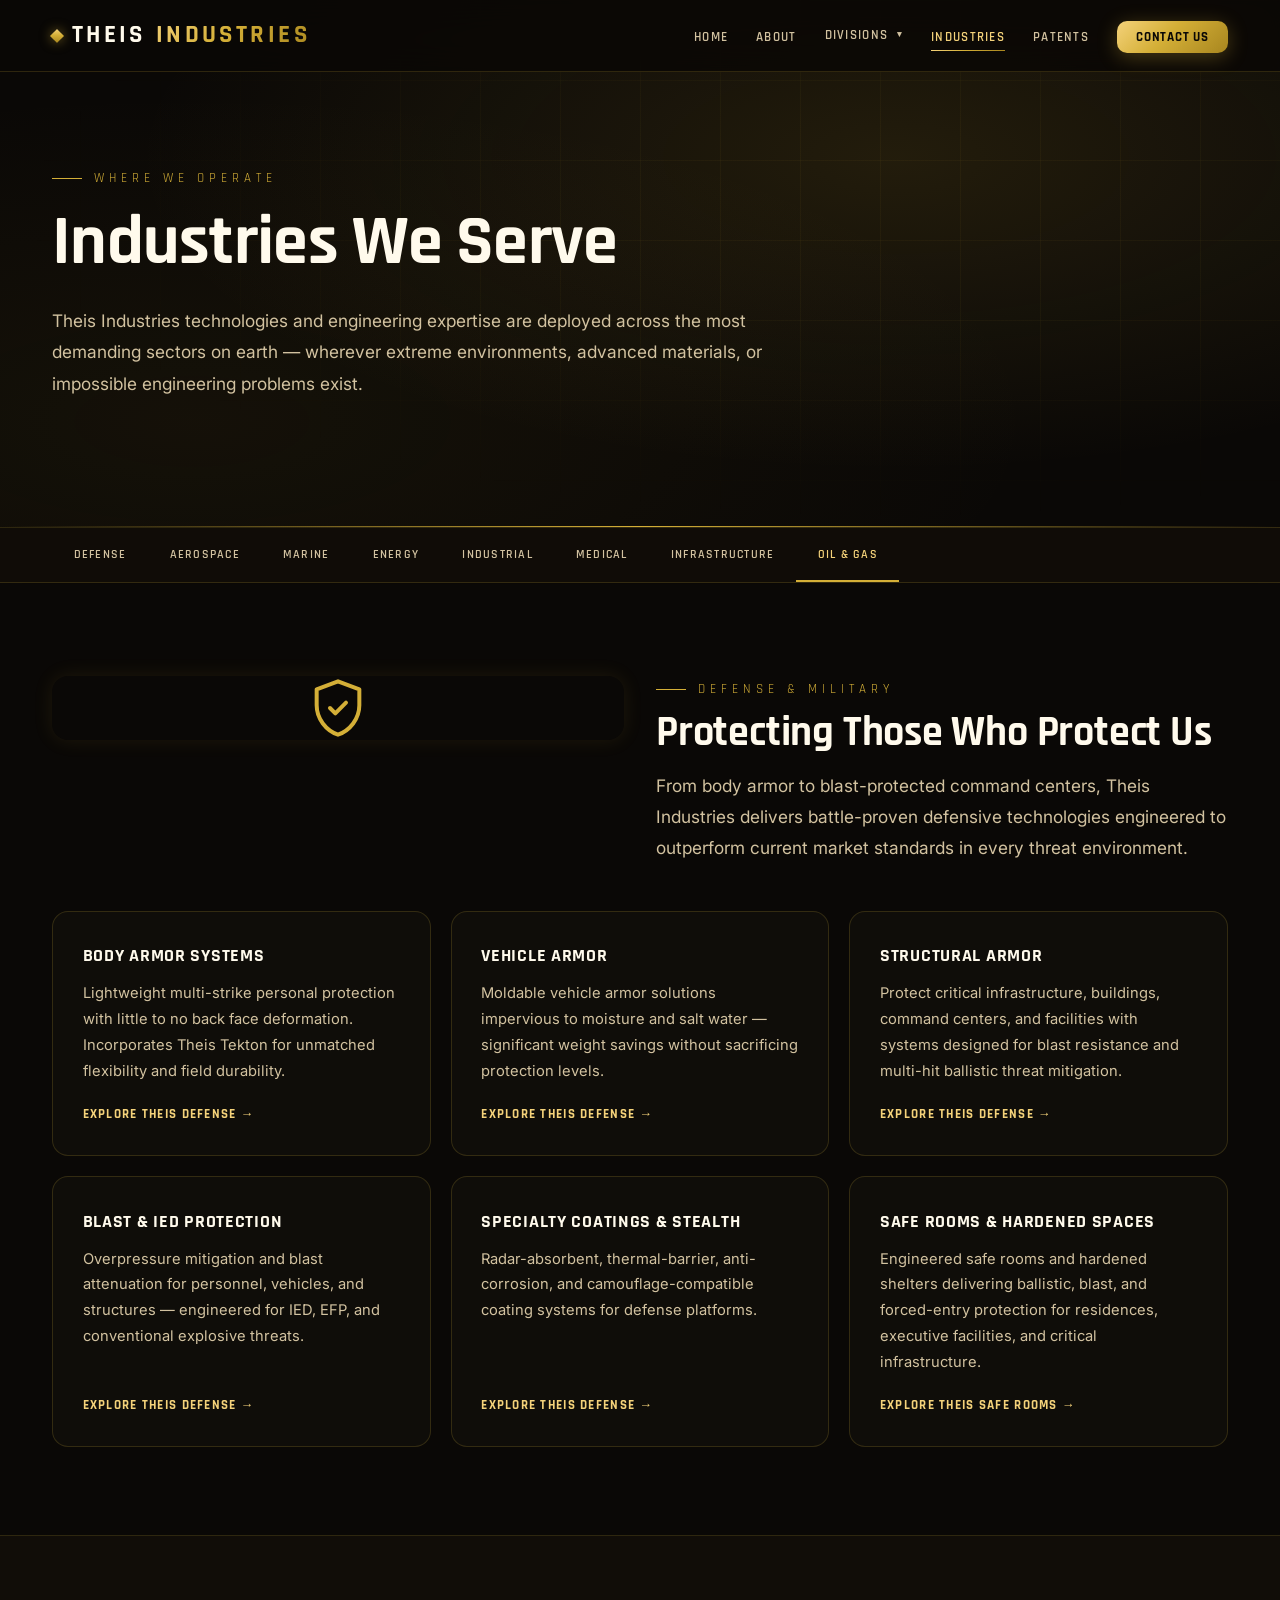
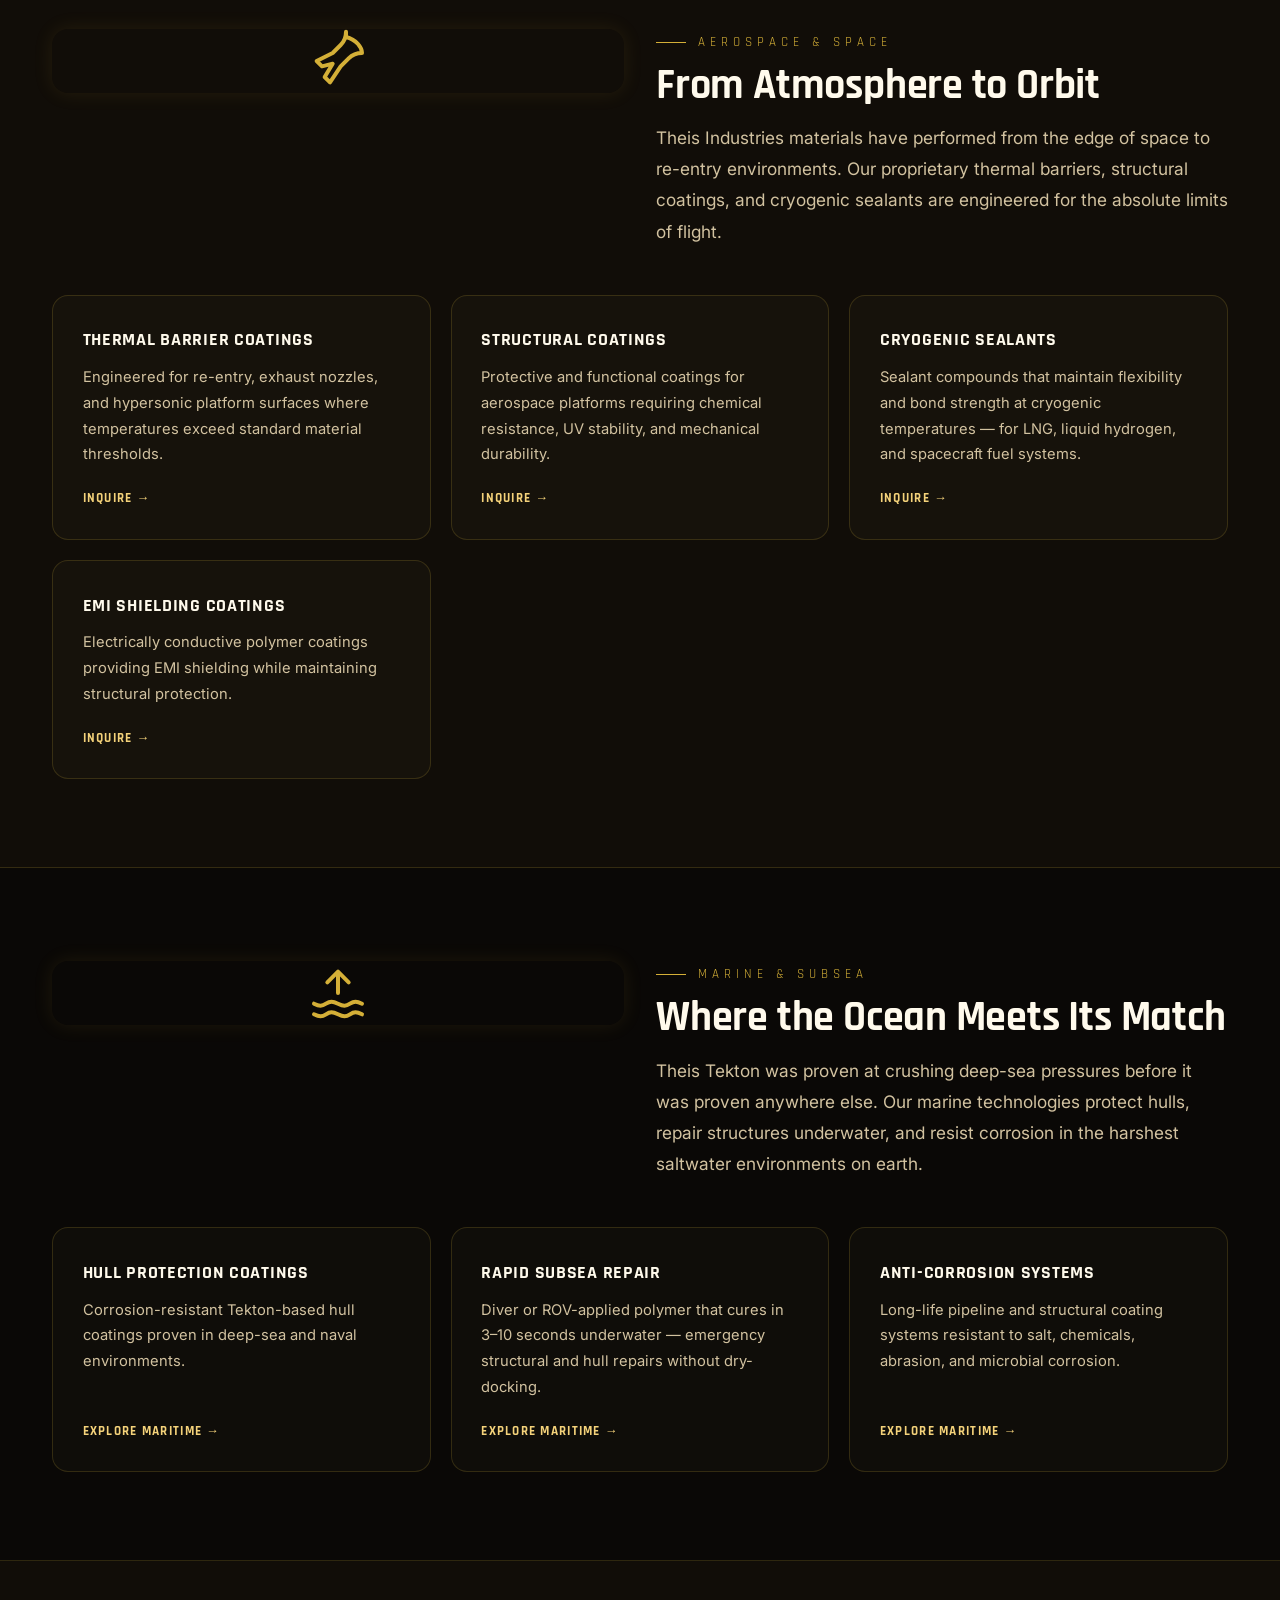
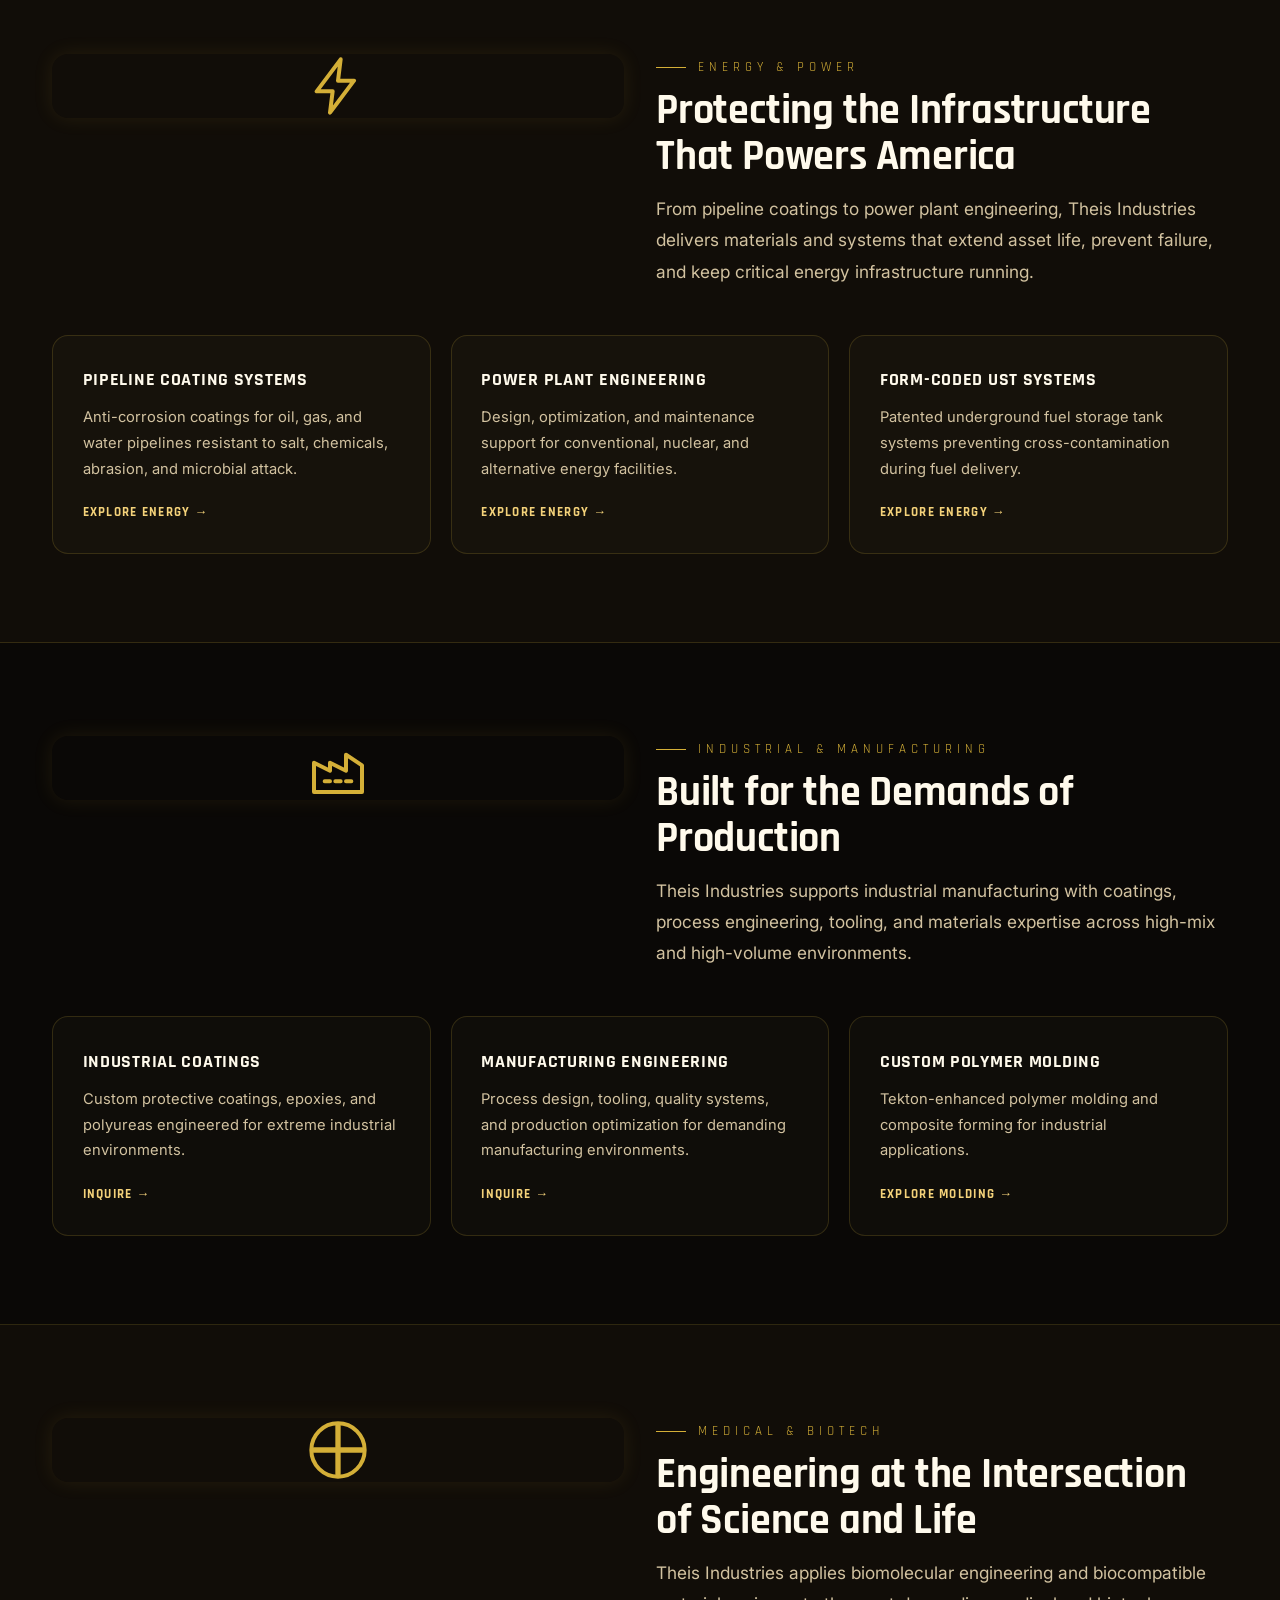
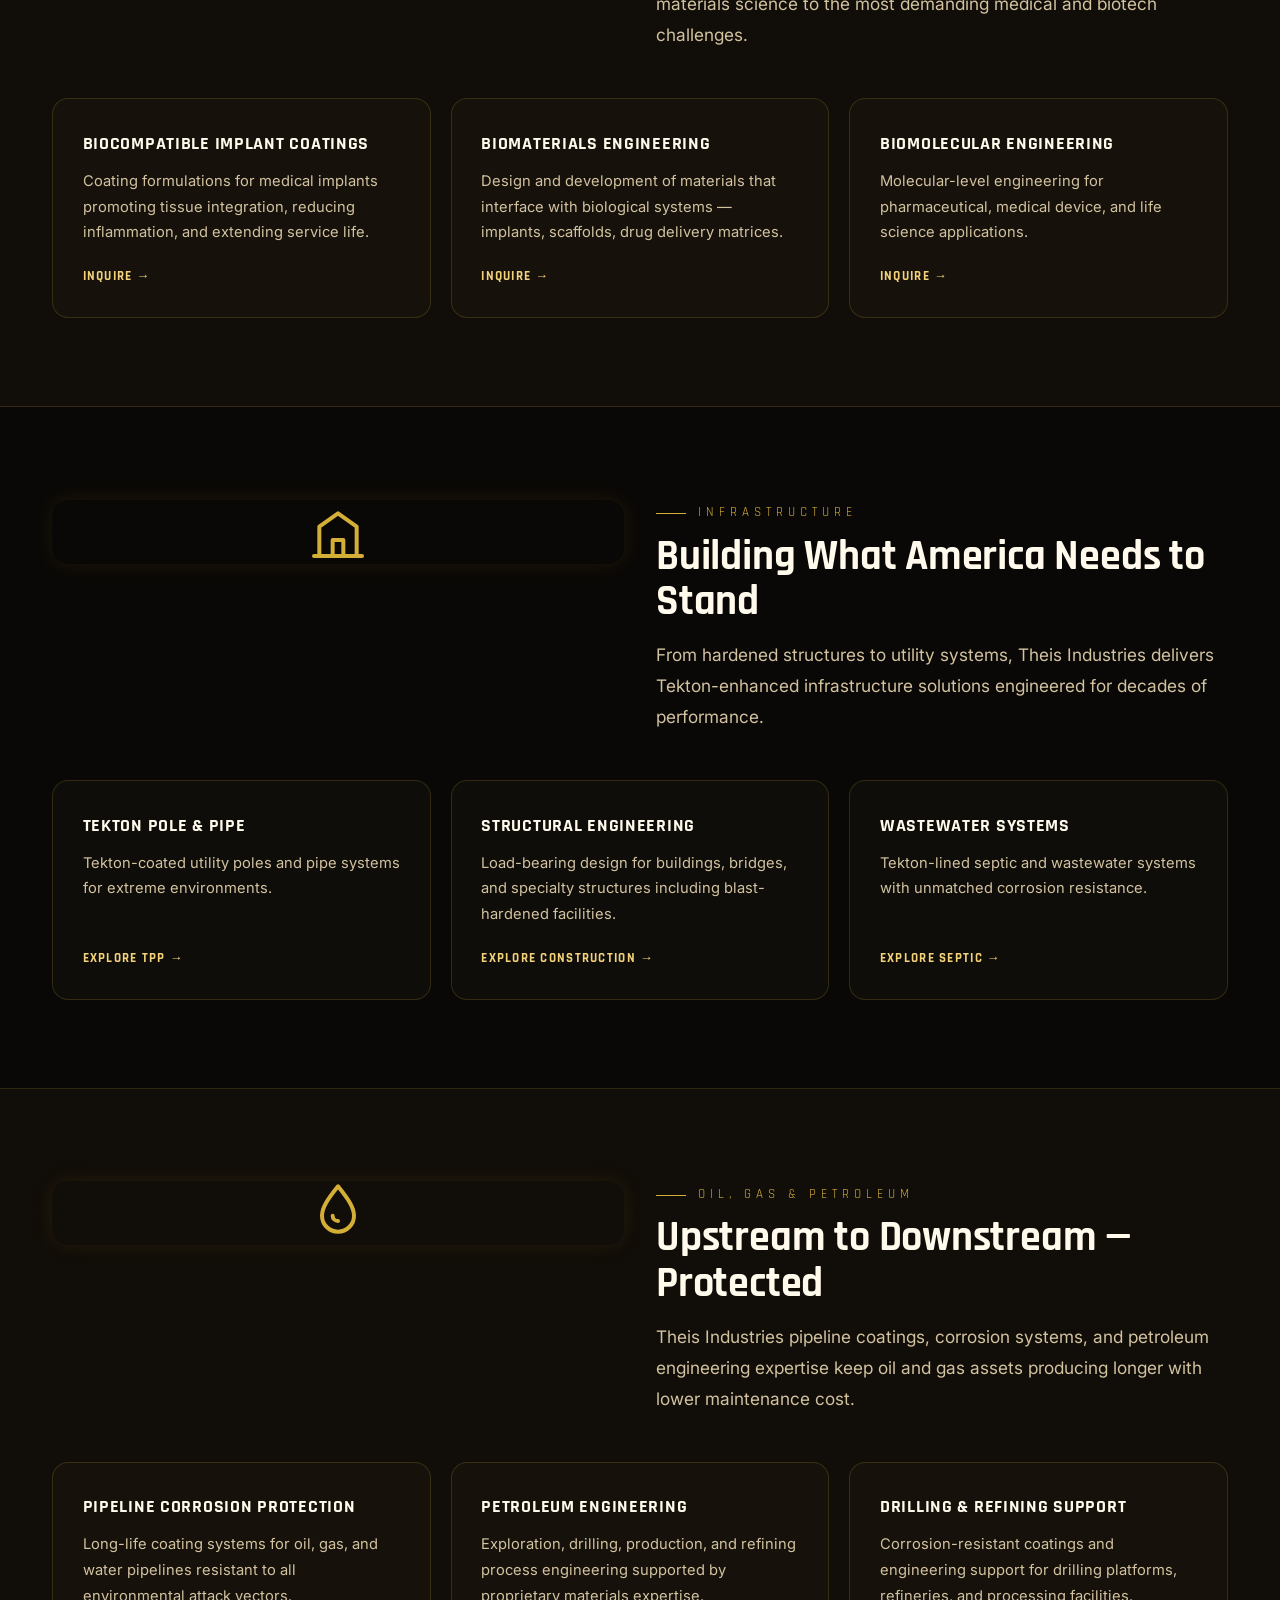
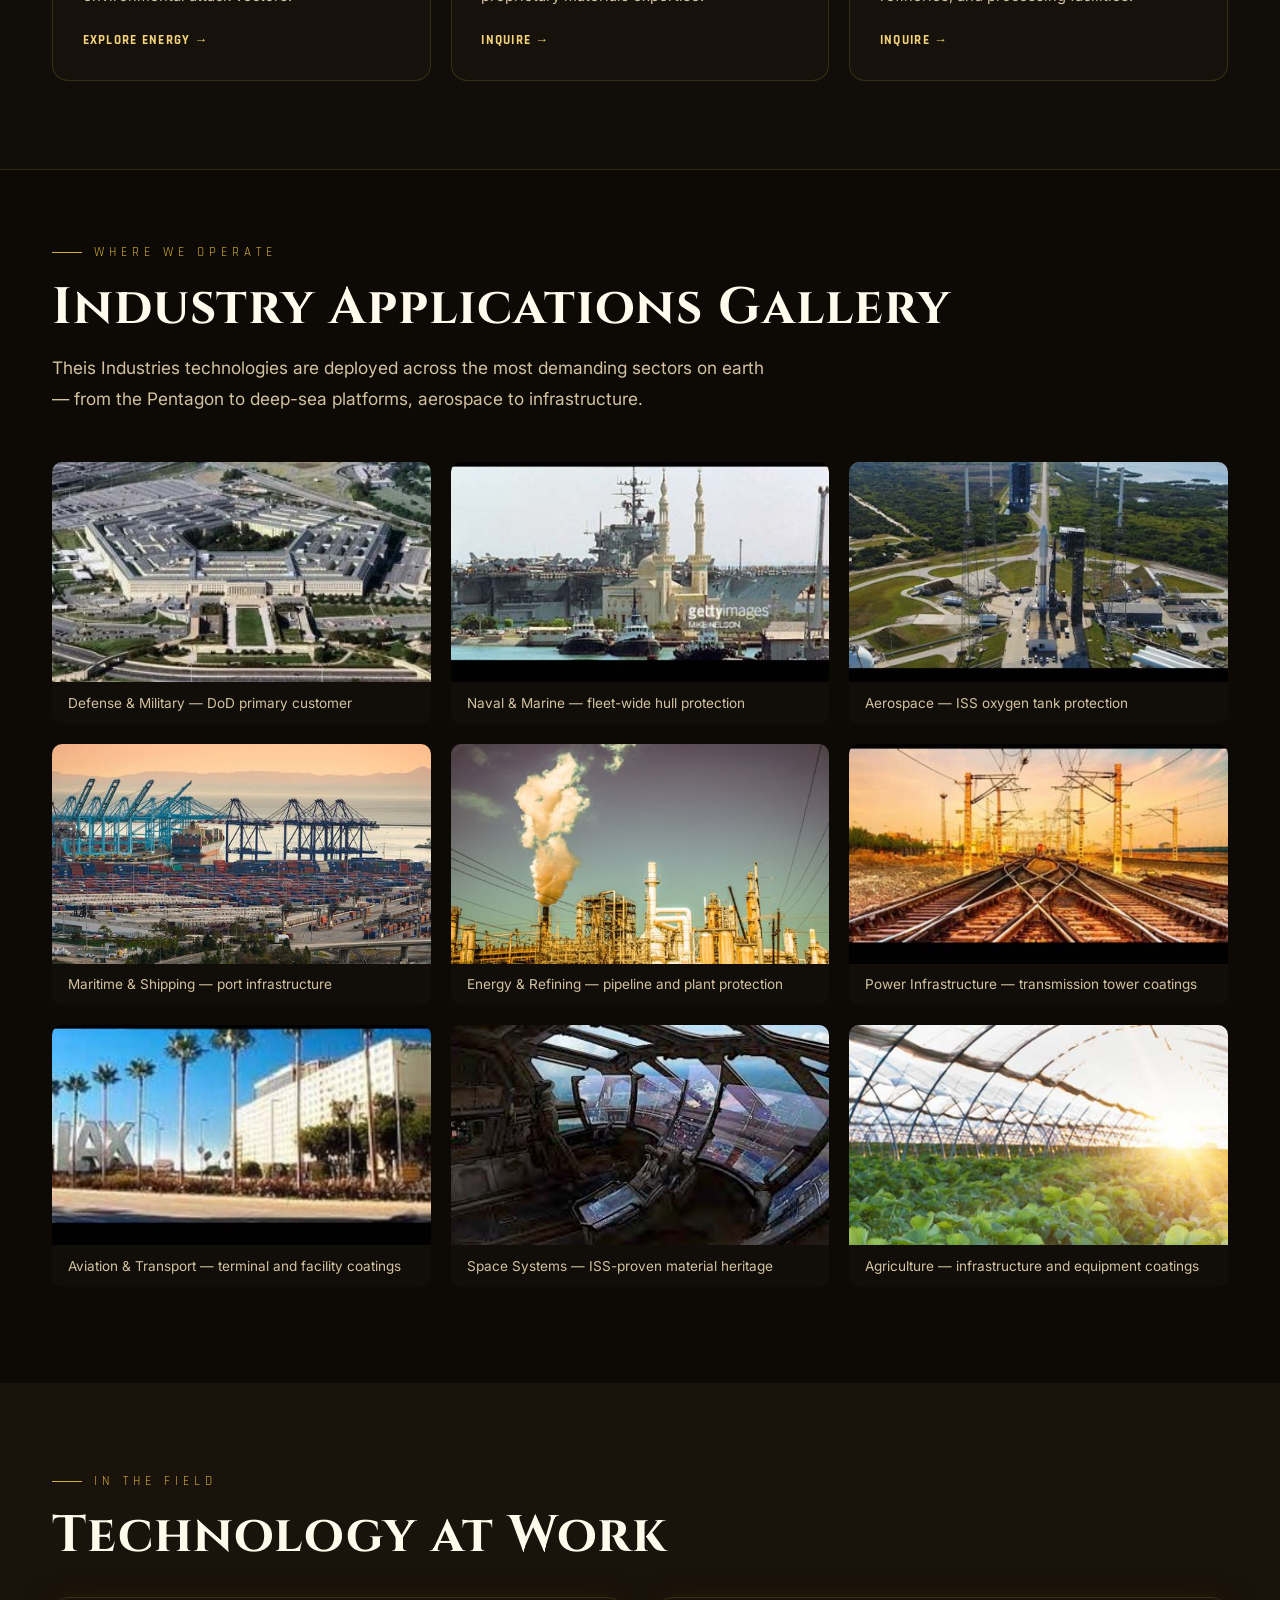
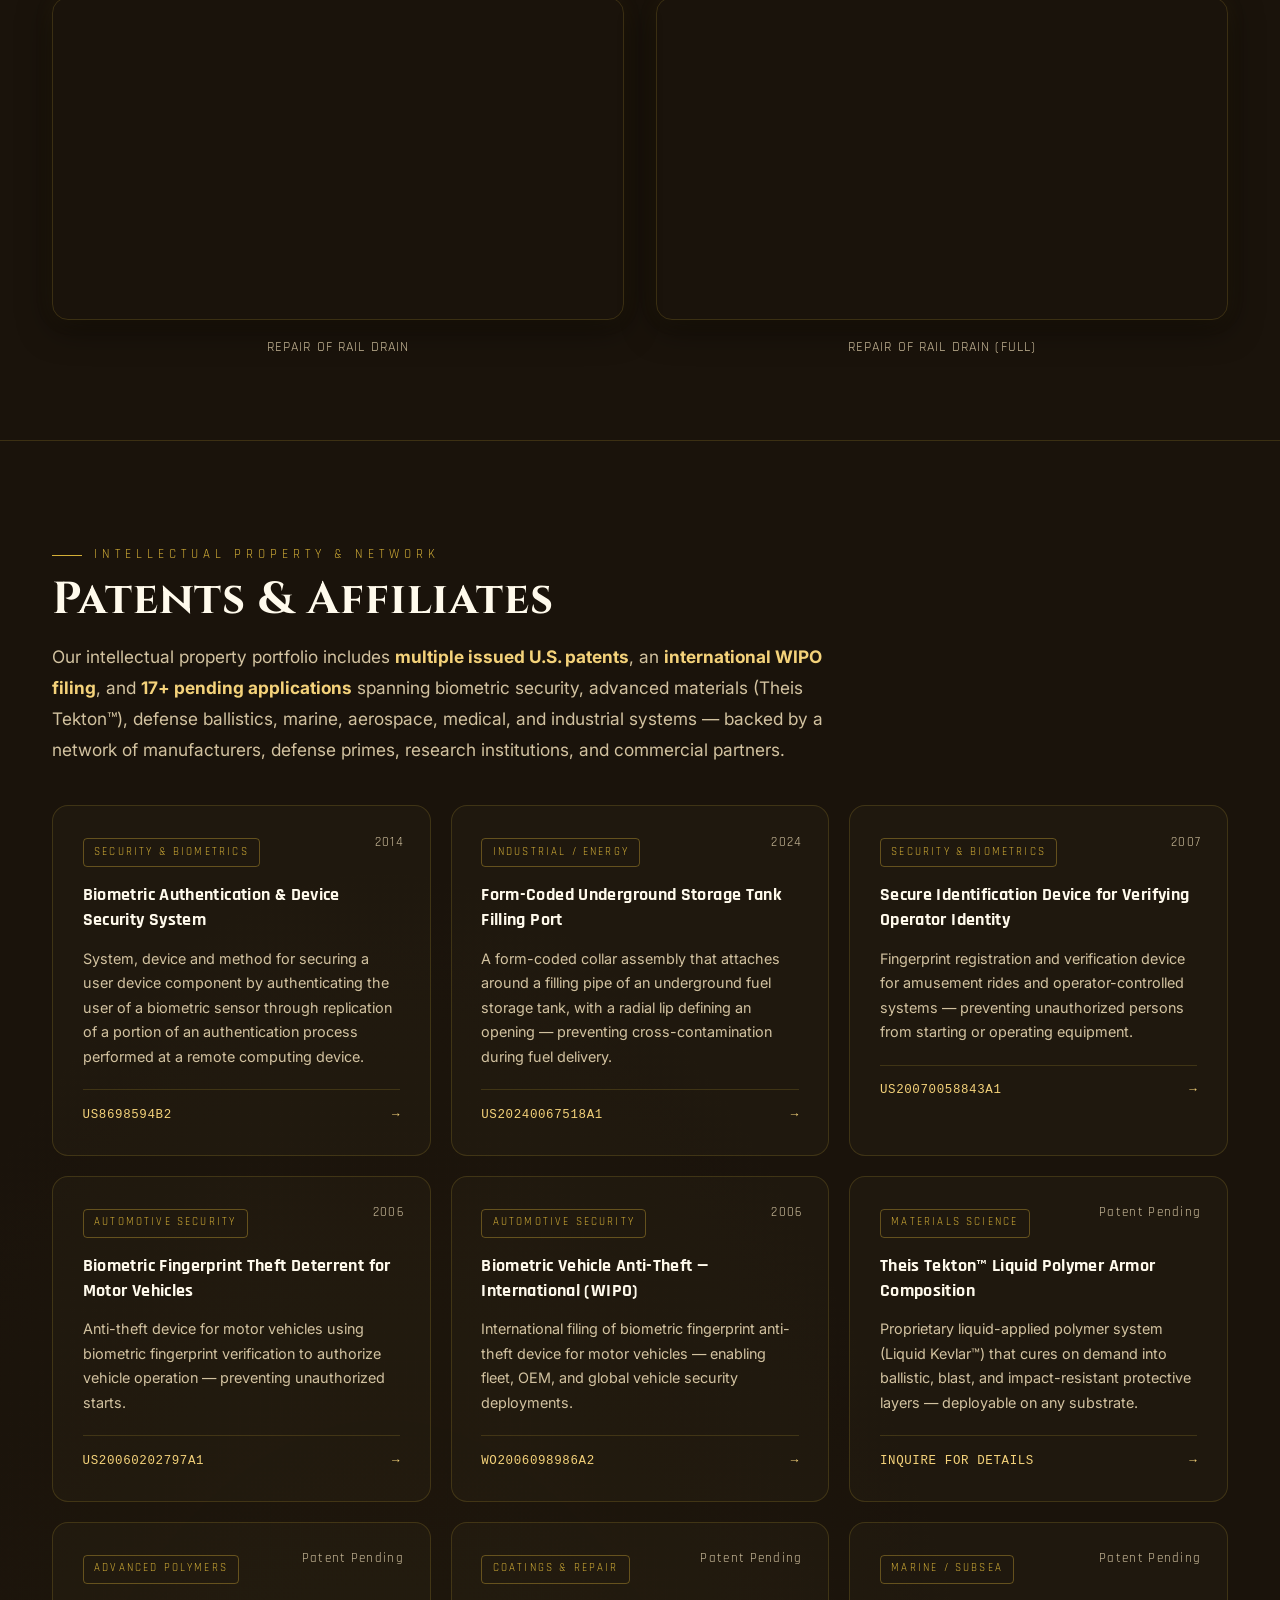
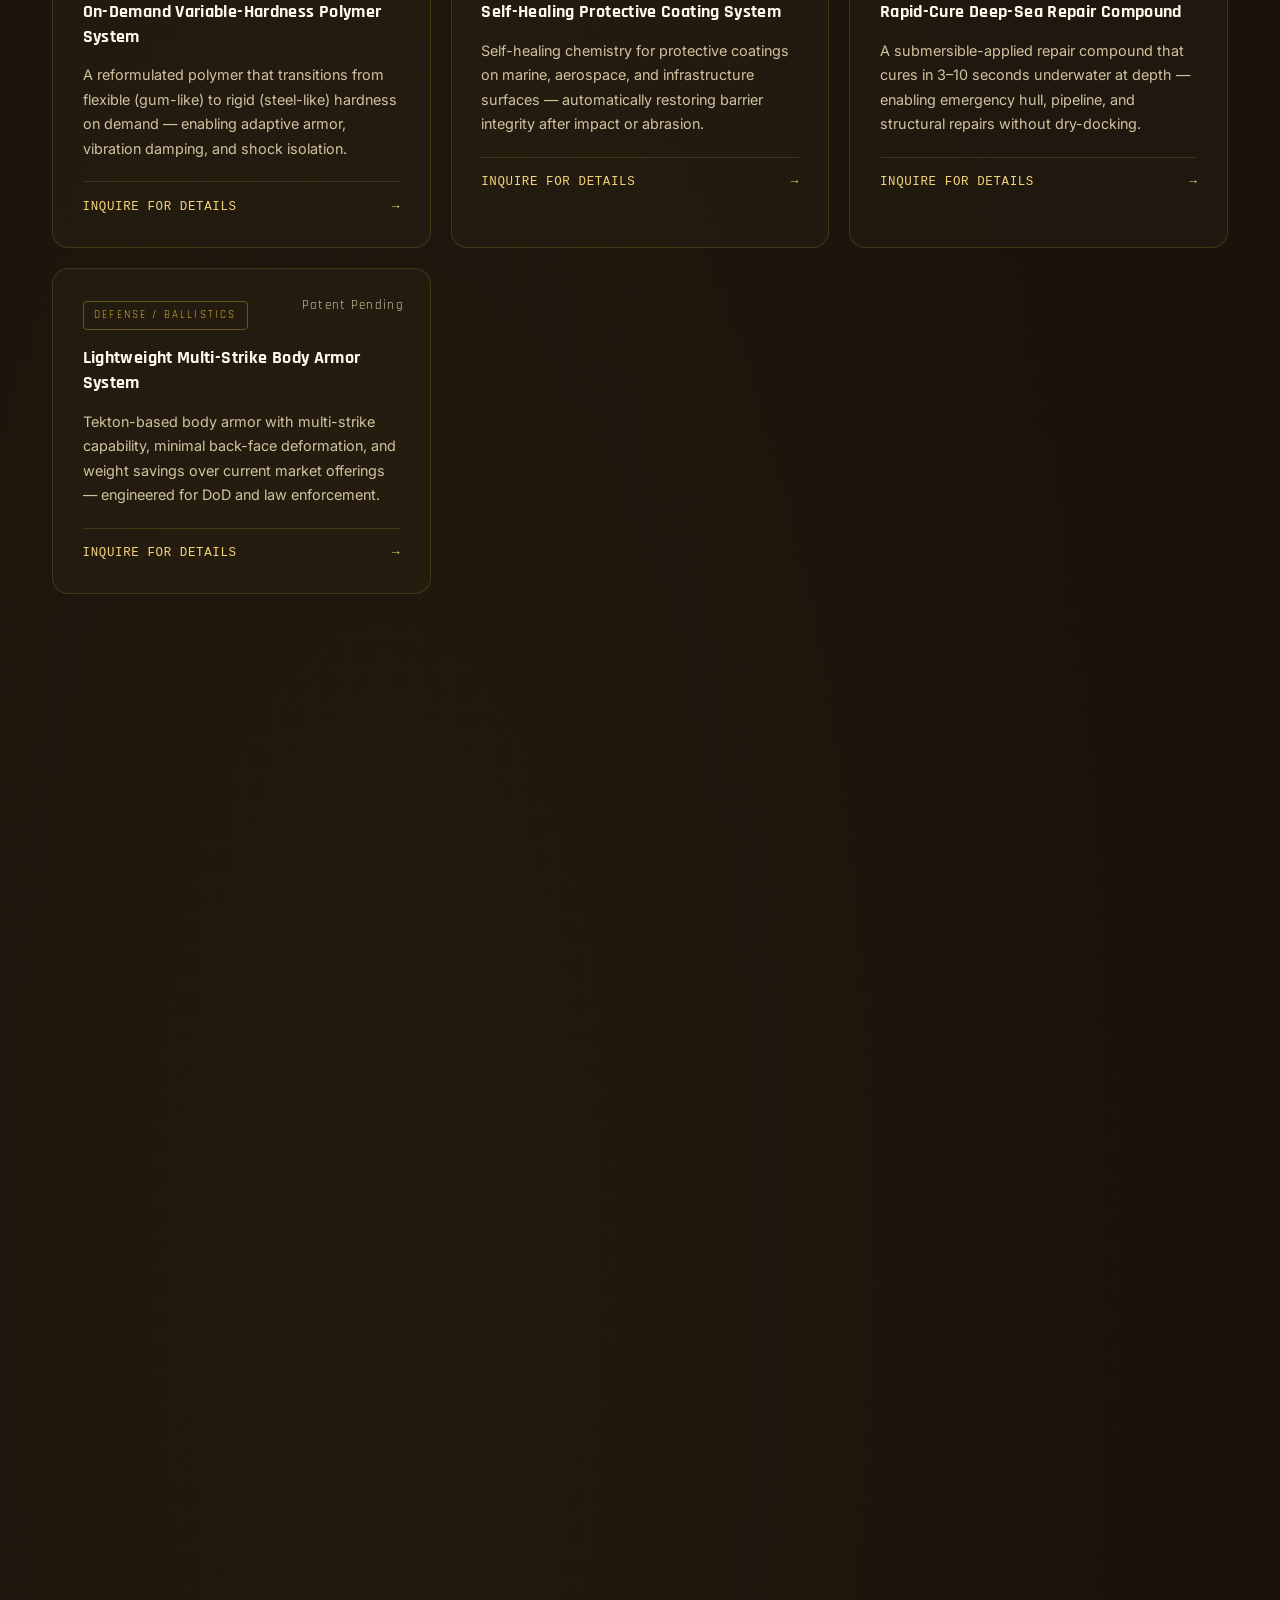
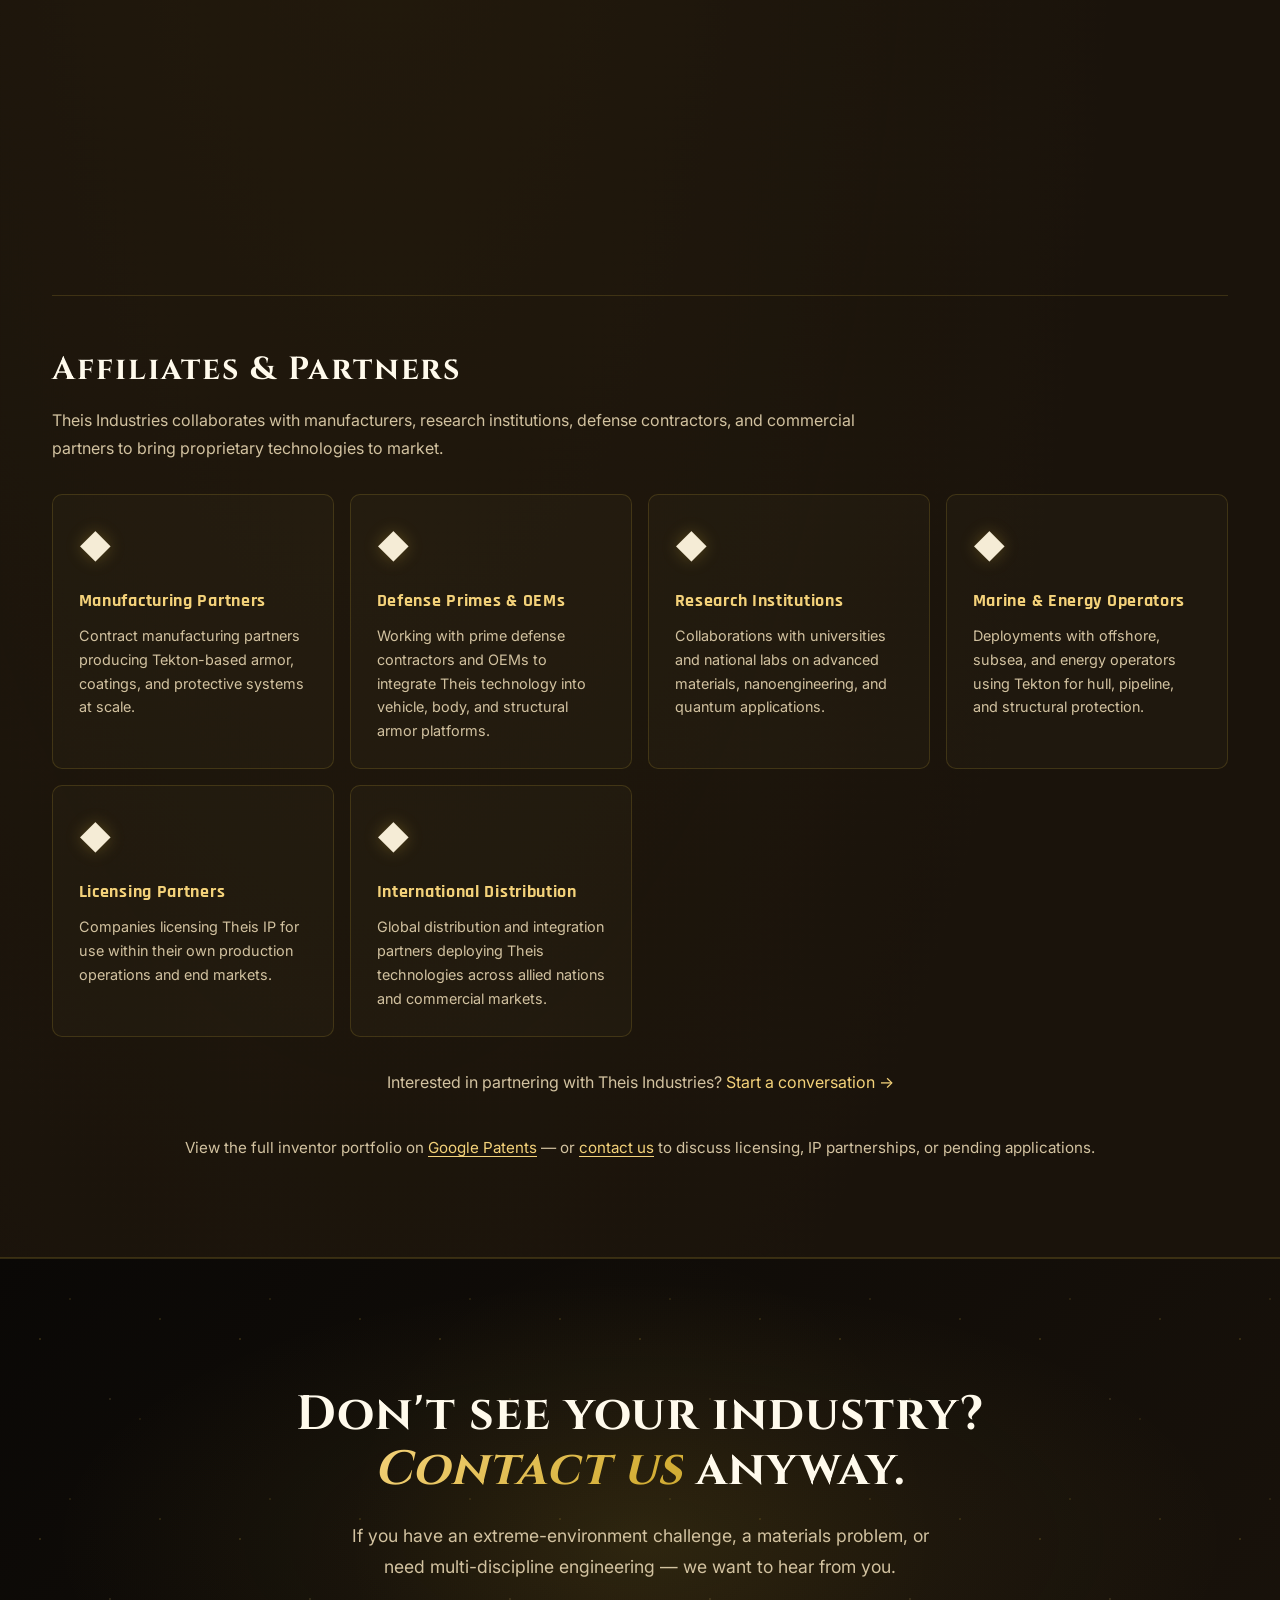
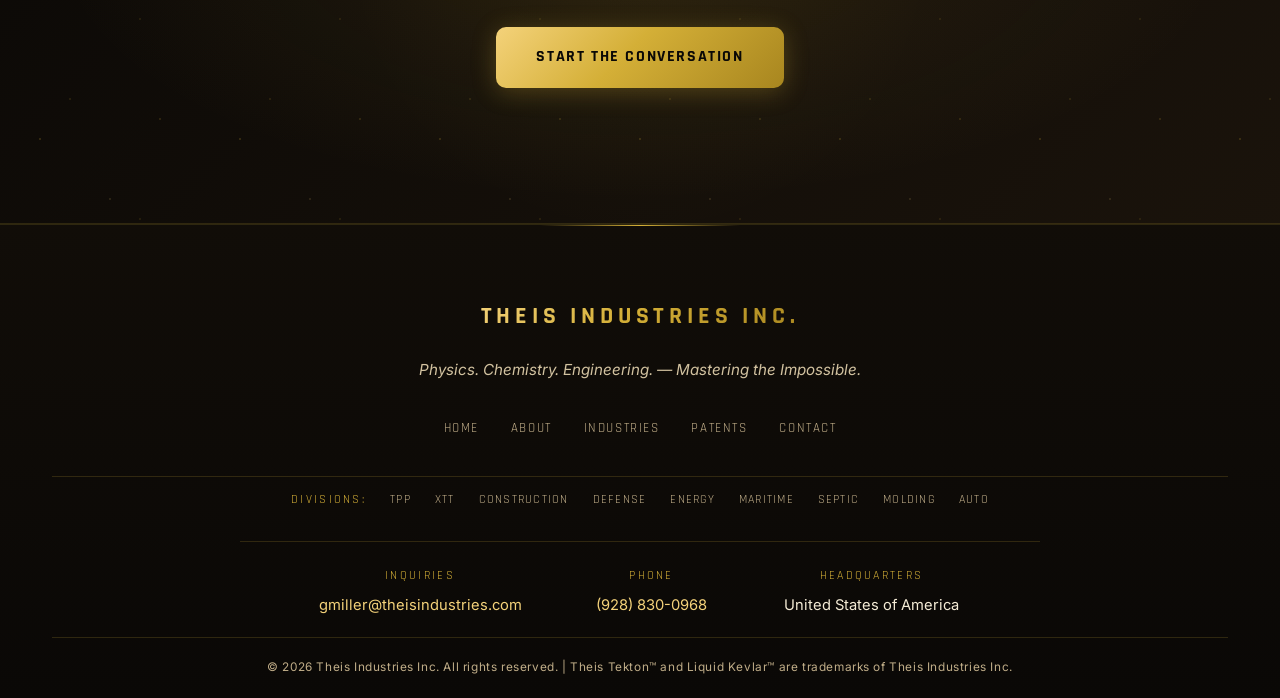
<file: industries.html>
<!DOCTYPE html>
<html lang="en">
<head>
  <meta charset="UTF-8" />
  <meta name="viewport" content="width=device-width, initial-scale=1.0" />
  <title>Industries — Theis Industries Inc.</title>
  <link rel="stylesheet" href="style.css" />
  <meta name="description" content="Theis Industries serves defense, aerospace, marine, energy, industrial, medical, infrastructure, and oil &amp; gas markets with proprietary Theis Tekton™ materials and engineering expertise.">
  <link rel="preconnect" href="https://fonts.googleapis.com">
  <link rel="preconnect" href="https://fonts.gstatic.com" crossorigin>
  <link href="https://fonts.googleapis.com/css2?family=Cinzel:wght@500;600;700&family=Rajdhani:wght@400;500;600;700&family=Inter:wght@300;400;500;600&display=swap" rel="stylesheet">
  <script src="icons.js" defer></script>
  <script src="main.js" defer></script>
  <style>
    /* ====== PAGE-OVERLAY & CURSOR ====== */
    #page-overlay {
      position: fixed; inset: 0; z-index: 9999;
      background: var(--bg);
      pointer-events: none;
      transition: opacity .55s ease;
    }
    #page-overlay.loaded { opacity: 0; }
    #cursor-dot {
      position: fixed; top: 0; left: 0; z-index: 9998;
      width: 8px; height: 8px; border-radius: 50%;
      background: var(--accent);
      transform: translate(-50%, -50%);
      pointer-events: none;
      transition: transform .1s, opacity .2s;
      opacity: 0;
      box-shadow: 0 0 10px var(--accent);
    }

    /* ====== REVEAL ====== */
    .reveal {
      opacity: 0;
      transform: translateY(28px);
      transition: opacity .65s cubic-bezier(.16,1,.3,1), transform .65s cubic-bezier(.16,1,.3,1);
    }
    .reveal.visible { opacity: 1; transform: none; }
    /* Snap reveal to final position with no animation (used by tab jumps so
       scroll math measures stable, non-transforming layout). */
    .reveal-instant { transition: none !important; }

    /* ====== INDUSTRIES HERO ====== */
    #industries-hero {
      padding: 10rem 0 5rem;
      background:
        radial-gradient(ellipse at 70% 30%, rgba(212,175,55,0.12) 0%, transparent 60%),
        radial-gradient(ellipse at 15% 80%, rgba(168,134,31,0.07) 0%, transparent 55%),
        var(--bg);
      border-bottom: 1px solid var(--border);
      position: relative; overflow: hidden;
    }
    #industries-hero::after {
      content: '';
      position: absolute; bottom: 0; left: 0; right: 0;
      height: 1px;
      background: linear-gradient(90deg, transparent, var(--accent), transparent);
    }
    .industries-hero-grid-bg {
      position: absolute; inset: 0; z-index: 0;
      background-image:
        linear-gradient(rgba(212,175,55,0.05) 1px, transparent 1px),
        linear-gradient(90deg, rgba(212,175,55,0.05) 1px, transparent 1px);
      background-size: 80px 80px;
      mask-image: radial-gradient(ellipse at 70% 40%, black 20%, transparent 70%);
      -webkit-mask-image: radial-gradient(ellipse at 70% 40%, black 20%, transparent 70%);
    }
    #industries-hero .container { position: relative; z-index: 1; }
    #industries-hero h1 {
      font-family: var(--font-head);
      font-size: clamp(2.6rem, 5.5vw, 4.8rem);
      font-weight: 700;
      color: var(--text-bright);
      line-height: 1.08;
      margin-bottom: 1.5rem;
      letter-spacing: -.01em;
    }

    /* ====== TAB BAR ====== */
    #industry-tabs {
      position: sticky; top: 72px; z-index: 100;
      background: rgba(17,13,8,0.97);
      backdrop-filter: blur(12px) saturate(140%);
      -webkit-backdrop-filter: blur(12px) saturate(140%);
      border-bottom: 1px solid var(--border);
      padding: 0;
    }
    .tab-bar {
      max-width: 1240px; margin: 0 auto;
      padding: 0 2rem;
      display: flex; gap: 0;
      overflow-x: auto;
      scrollbar-width: none; -ms-overflow-style: none;
    }
    .tab-bar::-webkit-scrollbar { display: none; }
    .tab-btn {
      font-family: var(--font-head);
      font-size: .78rem; font-weight: 600;
      letter-spacing: .1em; text-transform: uppercase;
      color: var(--muted-strong);
      padding: 1rem 1.35rem;
      border-bottom: 2px solid transparent;
      transition: color .2s, border-color .2s;
      white-space: nowrap;
      text-decoration: none;
      display: inline-block;
    }
    .tab-btn:hover { color: var(--text-bright); border-bottom-color: var(--border-strong); }
    .tab-btn.active { color: var(--accent-light); border-bottom-color: var(--accent); }
    @media(max-width:768px) { .tab-bar { padding: 0 1rem; } }

    /* ====== INDUSTRY SECTIONS ====== */
    .industry-section {
      padding: 5.5rem 0;
      border-bottom: 1px solid var(--border);
      scroll-margin-top: 130px;
    }
    .industry-section:nth-child(odd) { background: var(--bg); }
    .industry-section:nth-child(even) { background: var(--bg2); }

    .industry-section-header {
      display: flex;
      align-items: flex-start;
      gap: 2rem;
      margin-bottom: 3rem;
    }
    @media(max-width: 640px) {
      .industry-section-header { flex-direction: column; gap: 1rem; }
    }

    /* Large icon container */
    .ind-icon-large {
      width: 64px; height: 64px;
      flex-shrink: 0;
      color: var(--accent);
      background: rgba(212,175,55,0.07);
      border: 1px solid var(--border-strong);
      border-radius: var(--radius-lg);
      display: flex; align-items: center; justify-content: center;
      padding: 12px;
      box-shadow: 0 0 20px rgba(212,175,55,0.1);
      margin-top: .3rem;
    }
    .ind-icon-large svg { width: 100%; height: 100%; stroke-width: 1.5; }
    .ind-icon-large.theis-icon { background: rgba(212,175,55,0.07); border: 1px solid var(--border-strong); padding: 12px; border-radius: var(--radius-lg); width: 64px; height: 64px; }

    .industry-section-header > div { flex: 1; }
    .industry-section-header .section-label { margin-bottom: .6rem; }
    .industry-section-header h2 {
      font-family: var(--font-head);
      font-size: clamp(1.8rem, 3.5vw, 2.6rem);
      font-weight: 700;
      color: var(--text-bright);
      margin-bottom: .85rem;
      letter-spacing: -.005em;
    }
    .industry-section-header .section-sub {
      margin-bottom: 0;
      max-width: 680px;
    }

    /* ====== PRODUCT CARDS GRID ====== */
    .industry-products-grid {
      display: grid;
      grid-template-columns: repeat(auto-fill, minmax(280px, 1fr));
      gap: 1.25rem;
    }
    .industry-product-card {
      background: var(--card-bg);
      border: 1px solid var(--border);
      border-radius: var(--radius-lg);
      padding: 1.85rem;
      transition: all .3s ease;
      position: relative; overflow: hidden;
      display: flex; flex-direction: column;
    }
    .industry-product-card::before {
      content: '';
      position: absolute; top: 0; left: 0; right: 0;
      height: 2px;
      background: var(--grad-gold);
      transform: scaleX(0); transform-origin: left;
      transition: transform .4s ease;
    }
    .industry-product-card:hover {
      border-color: var(--border-strong);
      background: var(--card-bg-hover);
      transform: translateY(-4px);
      box-shadow: var(--shadow-gold);
    }
    .industry-product-card:hover::before { transform: scaleX(1); }
    .industry-product-card h4 {
      font-family: var(--font-head);
      font-size: 1.12rem; color: var(--text-bright);
      margin-bottom: .65rem; letter-spacing: .04em;
      text-transform: uppercase;
    }
    .industry-product-card p {
      color: var(--muted-strong);
      font-size: .92rem; line-height: 1.75;
      margin-bottom: 1.25rem; flex: 1;
    }
    .industry-product-link {
      display: inline-block;
      font-family: var(--font-head);
      font-size: .8rem; font-weight: 700;
      letter-spacing: .1em; text-transform: uppercase;
      color: var(--accent-light);
      transition: color .2s, transform .2s;
      margin-top: auto;
    }
    .industry-product-link:hover { color: var(--accent); transform: translateX(4px); }

    /* ====== DROPDOWN NAV ====== */
    .nav-dropdown { position: relative; }
    .dropdown-menu {
      display: none;
      position: absolute;
      top: 100%; left: 50%;
      transform: translateX(-50%);
      background: rgba(17,13,8,0.98);
      backdrop-filter: blur(12px);
      border: 1px solid var(--border-strong);
      border-radius: var(--radius-lg);
      padding: .75rem 0;
      min-width: 240px;
      list-style: none;
      z-index: 1000;
      box-shadow: 0 20px 50px rgba(0,0,0,0.7), 0 0 30px rgba(212,175,55,0.08);
      margin-top: 12px;
    }
    /* Invisible hover bridge across the gap to the trigger */
    .dropdown-menu::before {
      content: '';
      position: absolute;
      top: -12px; left: 0; right: 0;
      height: 12px;
    }
    .nav-dropdown:hover .dropdown-menu,
    .nav-dropdown:focus-within .dropdown-menu,
    .nav-dropdown.open .dropdown-menu { display: block; }
    .dropdown-menu li a {
      display: block;
      padding: .6rem 1.5rem;
      color: var(--muted-strong) !important;
      font-size: .8rem !important;
      white-space: nowrap;
      transition: color .2s, background .2s;
    }
    .dropdown-menu li a:hover {
      color: var(--accent-light) !important;
      background: rgba(212,175,55,0.06);
    }
    .dropdown-menu li a::after { display: none !important; }
    .nav-dropdown-trigger { display: flex; align-items: center; gap: .35rem; cursor: pointer; }
    .dropdown-arrow { font-size: .7em; transition: transform .25s; }
    .nav-dropdown:hover .dropdown-arrow,
    .nav-dropdown.open .dropdown-arrow { transform: rotate(180deg); }
    /* Mobile: render the dropdown inline within the open hamburger menu */
    @media(max-width:900px) {
      .dropdown-menu {
        position: static; transform: none; margin-top: 0;
        min-width: 0; width: 100%;
        background: rgba(255,255,255,0.03);
        border: none; border-left: 2px solid var(--border);
        border-radius: 0; padding: 0;
        box-shadow: none;
      }
      .dropdown-menu::before { display: none; }
      .nav-dropdown.open .dropdown-menu { display: block; }
    }

    /* ====== FOOTER EXTRAS ====== */
    .footer-divisions {
      display: flex; flex-wrap: wrap; justify-content: center;
      gap: 1rem 1.5rem; align-items: center;
      padding: .75rem 0;
      border-top: 1px solid var(--border);
      width: 100%;
    }
    .footer-div-label {
      font-family: var(--font-head);
      font-size: .72rem; color: var(--accent);
      letter-spacing: .2em; text-transform: uppercase;
    }
    .footer-divisions a {
      color: var(--muted); font-size: .78rem;
      font-family: var(--font-head); text-transform: uppercase;
      letter-spacing: .1em;
      transition: color .2s;
    }
    .footer-divisions a:hover { color: var(--accent); }
  </style>
</head>
<body>
  <div id="page-overlay"></div>
  <div id="cursor-dot"></div>

  <nav id="navbar">
    <div class="nav-inner">
      <a href="index.html" class="nav-logo">THEIS <span>INDUSTRIES</span></a>
      <ul class="nav-links" id="navLinks">
        <li><a href="index.html">Home</a></li>
        <li><a href="about.html">About</a></li>
        <li class="nav-dropdown">
          <a href="#" class="nav-dropdown-trigger">Divisions <span class="dropdown-arrow">▾</span></a>
          <ul class="dropdown-menu">
            <li><a href="tpp.html">Tekton Pole &amp; Pipe (TPP)</a></li>
            <li><a href="xtt.html">Xtreme Transport (XTT)</a></li>
            <li><a href="construction.html">Theis Construction</a></li>
            <li><a href="defense.html">Theis Defense (Alviz)</a></li>
            <li><a href="energy.html">Theis Energy</a></li>
            <li><a href="maritime.html">Theis Maritime</a></li>
            <li><a href="septic.html">Theis Septic</a></li>
            <li><a href="molding.html">Theis Molding</a></li>
            <li><a href="auto.html">Theis Auto</a></li>
          </ul>
        </li>
        <li><a href="industries.html">Industries</a></li>
        <li><a href="about.html#patents">Patents</a></li>
        <li><a href="contact.html" class="nav-cta">Contact Us</a></li>
      </ul>
      <div class="hamburger" onclick="toggleMenu()">&#9776;</div>
    </div>
  </nav>

  <!-- INDUSTRIES HERO -->
  <section id="industries-hero">
    <div class="industries-hero-grid-bg"></div>
    <div class="container">
      <div class="section-label reveal">Where We Operate</div>
      <h1 class="reveal">Industries We Serve</h1>
      <p class="section-sub reveal">Theis Industries technologies and engineering expertise are deployed across the most demanding sectors on earth — wherever extreme environments, advanced materials, or impossible engineering problems exist.</p>
    </div>
  </section>

  <!-- TAB BAR -->
  <section id="industry-tabs">
    <div class="tab-bar">
      <a href="#defense" class="tab-btn active">Defense</a>
      <a href="#aerospace" class="tab-btn">Aerospace</a>
      <a href="#marine" class="tab-btn">Marine</a>
      <a href="#energy" class="tab-btn">Energy</a>
      <a href="#industrial" class="tab-btn">Industrial</a>
      <a href="#medical" class="tab-btn">Medical</a>
      <a href="#infrastructure" class="tab-btn">Infrastructure</a>
      <a href="#petroleum" class="tab-btn">Oil &amp; Gas</a>
    </div>
  </section>

  <!-- DEFENSE -->
  <section class="industry-section" id="defense">
    <div class="container">
      <div class="industry-section-header">
        <div class="ind-icon-large" data-icon="defense"></div>
        <div>
          <div class="section-label">Defense &amp; Military</div>
          <h2 class="reveal">Protecting Those Who Protect Us</h2>
          <p class="section-sub reveal">From body armor to blast-protected command centers, Theis Industries delivers battle-proven defensive technologies engineered to outperform current market standards in every threat environment.</p>
        </div>
      </div>
      <div class="industry-products-grid">
        <div class="industry-product-card reveal">
          <h4>Body Armor Systems</h4>
          <p>Lightweight multi-strike personal protection with little to no back face deformation. Incorporates Theis Tekton for unmatched flexibility and field durability.</p>
          <a href="defense.html" class="industry-product-link">Explore Theis Defense →</a>
        </div>
        <div class="industry-product-card reveal">
          <h4>Vehicle Armor</h4>
          <p>Moldable vehicle armor solutions impervious to moisture and salt water — significant weight savings without sacrificing protection levels.</p>
          <a href="defense.html" class="industry-product-link">Explore Theis Defense →</a>
        </div>
        <div class="industry-product-card reveal">
          <h4>Structural Armor</h4>
          <p>Protect critical infrastructure, buildings, command centers, and facilities with systems designed for blast resistance and multi-hit ballistic threat mitigation.</p>
          <a href="defense.html" class="industry-product-link">Explore Theis Defense →</a>
        </div>
        <div class="industry-product-card reveal">
          <h4>Blast &amp; IED Protection</h4>
          <p>Overpressure mitigation and blast attenuation for personnel, vehicles, and structures — engineered for IED, EFP, and conventional explosive threats.</p>
          <a href="defense.html" class="industry-product-link">Explore Theis Defense →</a>
        </div>
        <div class="industry-product-card reveal">
          <h4>Specialty Coatings &amp; Stealth</h4>
          <p>Radar-absorbent, thermal-barrier, anti-corrosion, and camouflage-compatible coating systems for defense platforms.</p>
          <a href="defense.html" class="industry-product-link">Explore Theis Defense →</a>
        </div>
        <div class="industry-product-card reveal">
          <h4>Safe Rooms &amp; Hardened Spaces</h4>
          <p>Engineered safe rooms and hardened shelters delivering ballistic, blast, and forced-entry protection for residences, executive facilities, and critical infrastructure.</p>
          <a href="https://theis-saferooms.vercel.app/" target="_blank" rel="noopener noreferrer" class="industry-product-link">Explore Theis Safe Rooms →</a>
        </div>
      </div>
    </div>
  </section>

  <!-- AEROSPACE -->
  <section class="industry-section" id="aerospace">
    <div class="container">
      <div class="industry-section-header">
        <div class="ind-icon-large" data-icon="aerospace"></div>
        <div>
          <div class="section-label">Aerospace &amp; Space</div>
          <h2 class="reveal">From Atmosphere to Orbit</h2>
          <p class="section-sub reveal">Theis Industries materials have performed from the edge of space to re-entry environments. Our proprietary thermal barriers, structural coatings, and cryogenic sealants are engineered for the absolute limits of flight.</p>
        </div>
      </div>
      <div class="industry-products-grid">
        <div class="industry-product-card reveal">
          <h4>Thermal Barrier Coatings</h4>
          <p>Engineered for re-entry, exhaust nozzles, and hypersonic platform surfaces where temperatures exceed standard material thresholds.</p>
          <a href="contact.html" class="industry-product-link">Inquire →</a>
        </div>
        <div class="industry-product-card reveal">
          <h4>Structural Coatings</h4>
          <p>Protective and functional coatings for aerospace platforms requiring chemical resistance, UV stability, and mechanical durability.</p>
          <a href="contact.html" class="industry-product-link">Inquire →</a>
        </div>
        <div class="industry-product-card reveal">
          <h4>Cryogenic Sealants</h4>
          <p>Sealant compounds that maintain flexibility and bond strength at cryogenic temperatures — for LNG, liquid hydrogen, and spacecraft fuel systems.</p>
          <a href="contact.html" class="industry-product-link">Inquire →</a>
        </div>
        <div class="industry-product-card reveal">
          <h4>EMI Shielding Coatings</h4>
          <p>Electrically conductive polymer coatings providing EMI shielding while maintaining structural protection.</p>
          <a href="contact.html" class="industry-product-link">Inquire →</a>
        </div>
      </div>
    </div>
  </section>

  <!-- MARINE -->
  <section class="industry-section" id="marine">
    <div class="container">
      <div class="industry-section-header">
        <div class="ind-icon-large" data-icon="marine"></div>
        <div>
          <div class="section-label">Marine &amp; Subsea</div>
          <h2 class="reveal">Where the Ocean Meets Its Match</h2>
          <p class="section-sub reveal">Theis Tekton was proven at crushing deep-sea pressures before it was proven anywhere else. Our marine technologies protect hulls, repair structures underwater, and resist corrosion in the harshest saltwater environments on earth.</p>
        </div>
      </div>
      <div class="industry-products-grid">
        <div class="industry-product-card reveal">
          <h4>Hull Protection Coatings</h4>
          <p>Corrosion-resistant Tekton-based hull coatings proven in deep-sea and naval environments.</p>
          <a href="maritime.html" class="industry-product-link">Explore Maritime →</a>
        </div>
        <div class="industry-product-card reveal">
          <h4>Rapid Subsea Repair</h4>
          <p>Diver or ROV-applied polymer that cures in 3–10 seconds underwater — emergency structural and hull repairs without dry-docking.</p>
          <a href="maritime.html" class="industry-product-link">Explore Maritime →</a>
        </div>
        <div class="industry-product-card reveal">
          <h4>Anti-Corrosion Systems</h4>
          <p>Long-life pipeline and structural coating systems resistant to salt, chemicals, abrasion, and microbial corrosion.</p>
          <a href="maritime.html" class="industry-product-link">Explore Maritime →</a>
        </div>
      </div>
    </div>
  </section>

  <!-- ENERGY -->
  <section class="industry-section" id="energy">
    <div class="container">
      <div class="industry-section-header">
        <div class="ind-icon-large" data-icon="energy"></div>
        <div>
          <div class="section-label">Energy &amp; Power</div>
          <h2 class="reveal">Protecting the Infrastructure That Powers America</h2>
          <p class="section-sub reveal">From pipeline coatings to power plant engineering, Theis Industries delivers materials and systems that extend asset life, prevent failure, and keep critical energy infrastructure running.</p>
        </div>
      </div>
      <div class="industry-products-grid">
        <div class="industry-product-card reveal">
          <h4>Pipeline Coating Systems</h4>
          <p>Anti-corrosion coatings for oil, gas, and water pipelines resistant to salt, chemicals, abrasion, and microbial attack.</p>
          <a href="energy.html" class="industry-product-link">Explore Energy →</a>
        </div>
        <div class="industry-product-card reveal">
          <h4>Power Plant Engineering</h4>
          <p>Design, optimization, and maintenance support for conventional, nuclear, and alternative energy facilities.</p>
          <a href="energy.html" class="industry-product-link">Explore Energy →</a>
        </div>
        <div class="industry-product-card reveal">
          <h4>Form-Coded UST Systems</h4>
          <p>Patented underground fuel storage tank systems preventing cross-contamination during fuel delivery.</p>
          <a href="energy.html" class="industry-product-link">Explore Energy →</a>
        </div>
      </div>
    </div>
  </section>

  <!-- INDUSTRIAL -->
  <section class="industry-section" id="industrial">
    <div class="container">
      <div class="industry-section-header">
        <div class="ind-icon-large" data-icon="industrial"></div>
        <div>
          <div class="section-label">Industrial &amp; Manufacturing</div>
          <h2 class="reveal">Built for the Demands of Production</h2>
          <p class="section-sub reveal">Theis Industries supports industrial manufacturing with coatings, process engineering, tooling, and materials expertise across high-mix and high-volume environments.</p>
        </div>
      </div>
      <div class="industry-products-grid">
        <div class="industry-product-card reveal">
          <h4>Industrial Coatings</h4>
          <p>Custom protective coatings, epoxies, and polyureas engineered for extreme industrial environments.</p>
          <a href="contact.html" class="industry-product-link">Inquire →</a>
        </div>
        <div class="industry-product-card reveal">
          <h4>Manufacturing Engineering</h4>
          <p>Process design, tooling, quality systems, and production optimization for demanding manufacturing environments.</p>
          <a href="contact.html" class="industry-product-link">Inquire →</a>
        </div>
        <div class="industry-product-card reveal">
          <h4>Custom Polymer Molding</h4>
          <p>Tekton-enhanced polymer molding and composite forming for industrial applications.</p>
          <a href="molding.html" class="industry-product-link">Explore Molding →</a>
        </div>
      </div>
    </div>
  </section>

  <!-- MEDICAL -->
  <section class="industry-section" id="medical">
    <div class="container">
      <div class="industry-section-header">
        <div class="ind-icon-large" data-icon="medical"></div>
        <div>
          <div class="section-label">Medical &amp; Biotech</div>
          <h2 class="reveal">Engineering at the Intersection of Science and Life</h2>
          <p class="section-sub reveal">Theis Industries applies biomolecular engineering and biocompatible materials science to the most demanding medical and biotech challenges.</p>
        </div>
      </div>
      <div class="industry-products-grid">
        <div class="industry-product-card reveal">
          <h4>Biocompatible Implant Coatings</h4>
          <p>Coating formulations for medical implants promoting tissue integration, reducing inflammation, and extending service life.</p>
          <a href="contact.html" class="industry-product-link">Inquire →</a>
        </div>
        <div class="industry-product-card reveal">
          <h4>Biomaterials Engineering</h4>
          <p>Design and development of materials that interface with biological systems — implants, scaffolds, drug delivery matrices.</p>
          <a href="contact.html" class="industry-product-link">Inquire →</a>
        </div>
        <div class="industry-product-card reveal">
          <h4>Biomolecular Engineering</h4>
          <p>Molecular-level engineering for pharmaceutical, medical device, and life science applications.</p>
          <a href="contact.html" class="industry-product-link">Inquire →</a>
        </div>
      </div>
    </div>
  </section>

  <!-- INFRASTRUCTURE -->
  <section class="industry-section" id="infrastructure">
    <div class="container">
      <div class="industry-section-header">
        <div class="ind-icon-large" data-icon="construction"></div>
        <div>
          <div class="section-label">Infrastructure</div>
          <h2 class="reveal">Building What America Needs to Stand</h2>
          <p class="section-sub reveal">From hardened structures to utility systems, Theis Industries delivers Tekton-enhanced infrastructure solutions engineered for decades of performance.</p>
        </div>
      </div>
      <div class="industry-products-grid">
        <div class="industry-product-card reveal">
          <h4>Tekton Pole &amp; Pipe</h4>
          <p>Tekton-coated utility poles and pipe systems for extreme environments.</p>
          <a href="tpp.html" class="industry-product-link">Explore TPP →</a>
        </div>
        <div class="industry-product-card reveal">
          <h4>Structural Engineering</h4>
          <p>Load-bearing design for buildings, bridges, and specialty structures including blast-hardened facilities.</p>
          <a href="construction.html" class="industry-product-link">Explore Construction →</a>
        </div>
        <div class="industry-product-card reveal">
          <h4>Wastewater Systems</h4>
          <p>Tekton-lined septic and wastewater systems with unmatched corrosion resistance.</p>
          <a href="septic.html" class="industry-product-link">Explore Septic →</a>
        </div>
      </div>
    </div>
  </section>

  <!-- OIL & GAS -->
  <section class="industry-section" id="petroleum">
    <div class="container">
      <div class="industry-section-header">
        <div class="ind-icon-large" data-icon="oilgas"></div>
        <div>
          <div class="section-label">Oil, Gas &amp; Petroleum</div>
          <h2 class="reveal">Upstream to Downstream — Protected</h2>
          <p class="section-sub reveal">Theis Industries pipeline coatings, corrosion systems, and petroleum engineering expertise keep oil and gas assets producing longer with lower maintenance cost.</p>
        </div>
      </div>
      <div class="industry-products-grid">
        <div class="industry-product-card reveal">
          <h4>Pipeline Corrosion Protection</h4>
          <p>Long-life coating systems for oil, gas, and water pipelines resistant to all environmental attack vectors.</p>
          <a href="energy.html" class="industry-product-link">Explore Energy →</a>
        </div>
        <div class="industry-product-card reveal">
          <h4>Petroleum Engineering</h4>
          <p>Exploration, drilling, production, and refining process engineering supported by proprietary materials expertise.</p>
          <a href="contact.html" class="industry-product-link">Inquire →</a>
        </div>
        <div class="industry-product-card reveal">
          <h4>Drilling &amp; Refining Support</h4>
          <p>Corrosion-resistant coatings and engineering support for drilling platforms, refineries, and processing facilities.</p>
          <a href="contact.html" class="industry-product-link">Inquire →</a>
        </div>
      </div>
    </div>
  </section>


  <!-- PHOTO GALLERY -->
  <section style="padding:4rem 0;background:#0d0a06;">
    <div class="container">
      <div class="section-label reveal">Where We Operate</div>
      <h2 class="reveal">Industry Applications Gallery</h2>
      <p class="section-sub reveal">Theis Industries technologies are deployed across the most demanding sectors on earth &mdash; from the Pentagon to deep-sea platforms, aerospace to infrastructure.</p>
      <div style="display:grid;grid-template-columns:repeat(3,1fr);gap:1.25rem;margin:2rem 0;">
        <div style="border-radius:10px;overflow:hidden;">
          <img src="images/defense-pentagon.jpg" alt="Pentagon DoD" style="width:100%;height:220px;object-fit:cover;">
          <p style="background:#110d08;color:#d2c2a0;font-size:.85rem;padding:.6rem 1rem;">Defense &amp; Military &mdash; DoD primary customer</p>
        </div>
        <div style="border-radius:10px;overflow:hidden;">
          <img src="images/defense-warship.jpg" alt="Naval warship" style="width:100%;height:220px;object-fit:cover;">
          <p style="background:#110d08;color:#d2c2a0;font-size:.85rem;padding:.6rem 1rem;">Naval &amp; Marine &mdash; fleet-wide hull protection</p>
        </div>
        <div style="border-radius:10px;overflow:hidden;">
          <img src="images/energy-rocket-launch.jpg" alt="Rocket launch" style="width:100%;height:220px;object-fit:cover;">
          <p style="background:#110d08;color:#d2c2a0;font-size:.85rem;padding:.6rem 1rem;">Aerospace &mdash; ISS oxygen tank protection</p>
        </div>
        <div style="border-radius:10px;overflow:hidden;">
          <img src="images/maritime-port-cranes.jpg" alt="Container port" style="width:100%;height:220px;object-fit:cover;">
          <p style="background:#110d08;color:#d2c2a0;font-size:.85rem;padding:.6rem 1rem;">Maritime &amp; Shipping &mdash; port infrastructure</p>
        </div>
        <div style="border-radius:10px;overflow:hidden;">
          <img src="images/energy-refinery.jpg" alt="Industrial refinery" style="width:100%;height:220px;object-fit:cover;">
          <p style="background:#110d08;color:#d2c2a0;font-size:.85rem;padding:.6rem 1rem;">Energy &amp; Refining &mdash; pipeline and plant protection</p>
        </div>
        <div style="border-radius:10px;overflow:hidden;">
          <img src="images/energy-power-lines.jpg" alt="Power transmission" style="width:100%;height:220px;object-fit:cover;">
          <p style="background:#110d08;color:#d2c2a0;font-size:.85rem;padding:.6rem 1rem;">Power Infrastructure &mdash; transmission tower coatings</p>
        </div>
        <div style="border-radius:10px;overflow:hidden;">
          <img src="images/maritime-lax-terminal.jpg" alt="LAX airport" style="width:100%;height:220px;object-fit:cover;">
          <p style="background:#110d08;color:#d2c2a0;font-size:.85rem;padding:.6rem 1rem;">Aviation &amp; Transport &mdash; terminal and facility coatings</p>
        </div>
        <div style="border-radius:10px;overflow:hidden;">
          <img src="images/energy-spacecraft-cockpit.jpg" alt="Spacecraft" style="width:100%;height:220px;object-fit:cover;">
          <p style="background:#110d08;color:#d2c2a0;font-size:.85rem;padding:.6rem 1rem;">Space Systems &mdash; ISS-proven material heritage</p>
        </div>
        <div style="border-radius:10px;overflow:hidden;">
          <img src="images/geo-greenhouse.jpg" alt="Agriculture" style="width:100%;height:220px;object-fit:cover;">
          <p style="background:#110d08;color:#d2c2a0;font-size:.85rem;padding:.6rem 1rem;">Agriculture &mdash; infrastructure and equipment coatings</p>
        </div>
      </div>
    </div>
  </section>

  <!-- IN THE FIELD -->
  <section class="media-section" style="background: var(--bg3);">
    <div class="container">
      <div class="section-label">In The Field</div>
      <h2>Technology at Work</h2>
      <div class="media-grid">
        <div class="media-item">
          <div class="media-embed-wrapper">
            <iframe width="560" height="315" src="https://www.youtube.com/embed/QoJbcH9aU88"
              title="Repair of Rail Drain" frameborder="0"
              allow="accelerometer; autoplay; clipboard-write; encrypted-media; gyroscope; picture-in-picture"
              allowfullscreen loading="lazy"></iframe>
          </div>
          <p class="media-caption">Repair of Rail Drain</p>
        </div>
        <div class="media-item">
          <div class="media-embed-wrapper">
            <iframe width="560" height="315" src="https://www.youtube.com/embed/wFZ149jrD9c"
              title="Repair of Rail Drain (Full)" frameborder="0"
              allow="accelerometer; autoplay; clipboard-write; encrypted-media; gyroscope; picture-in-picture"
              allowfullscreen loading="lazy"></iframe>
          </div>
          <p class="media-caption">Repair of Rail Drain (Full)</p>
        </div>
      </div>
    </div>
  </section>

  <!-- CTA -->
  <section id="cta">
    <div class="container cta-inner">
      <h2>Don't see your industry? <em>Contact us</em> anyway.</h2>
      <p>If you have an extreme-environment challenge, a materials problem, or need multi-discipline engineering — we want to hear from you.</p>
      <a href="contact.html" class="btn-primary btn-large">Start the Conversation</a>
    </div>
  </section>

  <!-- FOOTER -->
  <footer>
    <div class="container footer-inner">
      <div class="footer-brand">THEIS INDUSTRIES INC.</div>
      <p class="footer-tag">Physics. Chemistry. Engineering. — Mastering the Impossible.</p>
      <nav class="footer-nav">
        <a href="index.html">Home</a>
        <a href="about.html">About</a>
        <a href="industries.html">Industries</a>
        <a href="about.html#patents">Patents</a>
        <a href="contact.html">Contact</a>
      </nav>
      <div class="footer-divisions">
        <span class="footer-div-label">Divisions:</span>
        <a href="tpp.html">TPP</a>
        <a href="xtt.html">XTT</a>
        <a href="construction.html">Construction</a>
        <a href="defense.html">Defense</a>
        <a href="energy.html">Energy</a>
        <a href="maritime.html">Maritime</a>
        <a href="septic.html">Septic</a>
        <a href="molding.html">Molding</a>
        <a href="auto.html">Auto</a>
      </div>
      <div class="footer-contact">
        <div><span class="label">Inquiries</span><span class="value"><a href="mailto:gmiller@theisindustries.com">gmiller@theisindustries.com</a></span></div>
        <div><span class="label">Phone</span><span class="value"><a href="tel:9288300968">(928) 830-0968</a></span></div>
        <div><span class="label">Headquarters</span><span class="value">United States of America</span></div>
      </div>
      <p class="footer-copy">&copy; 2026 Theis Industries Inc. All rights reserved. | Theis Tekton™ and Liquid Kevlar™ are trademarks of Theis Industries Inc.</p>
    </div>
  </footer>

  <script>
    // Page overlay fade-in
    window.addEventListener('DOMContentLoaded', () => {
      const ov = document.getElementById('page-overlay');
      if (ov) { requestAnimationFrame(() => { ov.classList.add('loaded'); }); }
    });

    // Custom cursor dot
    const cursorDot = document.getElementById('cursor-dot');
    if (cursorDot) {
      document.addEventListener('mousemove', e => {
        cursorDot.style.opacity = '1';
        cursorDot.style.left = e.clientX + 'px';
        cursorDot.style.top = e.clientY + 'px';
      });
      document.addEventListener('mouseleave', () => { cursorDot.style.opacity = '0'; });
    }

    // Reveal on scroll
    const revealEls = document.querySelectorAll('.reveal');
    const revealObs = new IntersectionObserver((entries) => {
      entries.forEach((entry, i) => {
        if (entry.isIntersecting) {
          setTimeout(() => entry.target.classList.add('visible'), i * 55);
          revealObs.unobserve(entry.target);
        }
      });
    }, { threshold: 0.08, rootMargin: '0px 0px -30px 0px' });
    revealEls.forEach(el => revealObs.observe(el));

    /* ============================================================
       INDUSTRIES TAB NAVIGATION — deterministic, self-contained.
       Owns all tab clicks (capture phase, stops the global anchor
       handler) so scroll math + active state never race.
       ============================================================ */
    (function initIndustryTabs() {
      const tabBar   = document.querySelector('.tab-bar');
      const tabs     = Array.from(document.querySelectorAll('.tab-btn'));
      const sections = Array.from(document.querySelectorAll('.industry-section[id]'));
      const navH     = parseInt(getComputedStyle(document.documentElement).getPropertyValue('--nav-h')) || 72;

      // While a programmatic scroll is running, the scroll-spy observer must not
      // fight the clicked tab. We lock the active tab until the scroll settles.
      let lockUntil = 0;

      // Reveal EVERY animated element up-front so layout height is stable and
      // scroll math is accurate. Sections above the target can otherwise reveal
      // mid-scroll (translateY collapses), shifting the final resting position.
      // We snap them with the transition suppressed (.reveal-instant) so the
      // translateY transform resolves immediately — otherwise getBoundingClientRect
      // would report mid-animation positions and the jump would land short.
      function revealAll() {
        document.querySelectorAll('.reveal, .reveal-left, .reveal-right, .reveal-scale')
          .forEach(el => { el.classList.add('reveal-instant', 'visible'); });
      }

      // Absolute document Y of an element, computed from the offset chain so it is
      // NOT affected by any in-flight CSS transform (translateY reveal animation).
      function docTop(el) {
        let y = 0;
        for (let n = el; n; n = n.offsetParent) y += n.offsetTop;
        return y;
      }

      // Distance from the document top to where the section heading should rest:
      // just below the fixed nav + the sticky tab rail, plus a small breathing gap.
      function targetScrollTop(section) {
        const barH = tabBar ? tabBar.getBoundingClientRect().height : 0;
        const offset = navH + barH + 16;
        return Math.max(0, docTop(section) - offset);
      }

      function centerTabInRail(tab) {
        if (!tabBar) return;
        const barRect = tabBar.getBoundingClientRect();
        const tabRect = tab.getBoundingClientRect();
        const delta = (tabRect.left + tabRect.width / 2) - (barRect.left + barRect.width / 2);
        tabBar.scrollBy({ left: delta, behavior: 'smooth' });
      }

      function setActiveTab(tab) {
        if (!tab) return;
        tabs.forEach(t => t.classList.toggle('active', t === tab));
        centerTabInRail(tab);
      }

      function goToSection(id, push) {
        const section = document.getElementById(id);
        const tab = tabs.find(t => t.getAttribute('href') === '#' + id);
        if (!section) return;

        revealAll();                       // stabilize layout BEFORE measuring
        setActiveTab(tab);
        lockUntil = Date.now() + 600;      // hold active state briefly after jump

        // Instant (not smooth) jump: a tabbed jump can span thousands of pixels,
        // and smooth scrolling over that distance lands inaccurately because
        // lazy-loaded media/reveals below change layout height mid-flight. A
        // direct jump against the now-stable layout is deterministic. The global
        // CSS `html{scroll-behavior:smooth}` would otherwise animate (and
        // override behavior:'auto'), so suppress it for the duration of the jump.
        const root = document.documentElement;
        const prevBehavior = root.style.scrollBehavior;
        root.style.scrollBehavior = 'auto';
        window.scrollTo(0, targetScrollTop(section));
        // Second pass next frame absorbs any final late layout shift (lazy media).
        requestAnimationFrame(() => {
          window.scrollTo(0, targetScrollTop(section));
          root.style.scrollBehavior = prevBehavior;
          setActiveTab(tab);
        });

        if (push && history.replaceState) {
          // Update the URL for deep-linking / back behavior. Done after the jump
          // so it does not trigger the browser's default mis-offset anchor scroll.
          history.replaceState(null, '', '#' + id);
        }
      }

      // Capture-phase listener: runs before the document-level global anchor
      // handler in main.js and stops it, so only this logic moves the page.
      tabBar?.addEventListener('click', (e) => {
        const tab = e.target.closest('.tab-btn');
        if (!tab) return;
        e.preventDefault();
        e.stopImmediatePropagation();
        goToSection(tab.getAttribute('href').slice(1), true);
      }, true);

      // Scroll-spy: highlight the section currently nearest the top of the
      // content area — but never override a freshly clicked tab mid-scroll.
      const spy = new IntersectionObserver((entries) => {
        if (Date.now() < lockUntil) return;
        // Choose the top-most intersecting section for a stable, single result.
        const visible = entries
          .filter(en => en.isIntersecting)
          .sort((a, b) => a.boundingClientRect.top - b.boundingClientRect.top);
        if (!visible.length) return;
        const id = visible[0].target.id;
        setActiveTab(tabs.find(t => t.getAttribute('href') === '#' + id));
      }, { rootMargin: `-${navH + (tabBar ? tabBar.getBoundingClientRect().height : 50) + 1}px 0px -55% 0px`, threshold: 0 });
      sections.forEach(s => spy.observe(s));

      // Deep link on load: honor an incoming hash with the correct offset.
      // Reuse the same deterministic path as a tab click (suppresses CSS smooth
      // scroll, reveals all sections to stabilize layout, and re-jumps next frame
      // to absorb late layout shifts from lazy-loaded media). A single extra jump
      // after `load` covers media that finishes decoding after first paint.
      if (location.hash) {
        const id = location.hash.slice(1);
        if (document.getElementById(id)) {
          const settleToHash = () => {
            const section = document.getElementById(id);
            if (!section) return;
            const root = document.documentElement;
            const prevBehavior = root.style.scrollBehavior;
            root.style.scrollBehavior = 'auto';
            revealAll();
            lockUntil = Date.now() + 600;
            window.scrollTo(0, targetScrollTop(section));
            requestAnimationFrame(() => {
              window.scrollTo(0, targetScrollTop(section));
              root.style.scrollBehavior = prevBehavior;
              setActiveTab(tabs.find(t => t.getAttribute('href') === '#' + id));
            });
          };
          requestAnimationFrame(settleToHash);
          window.addEventListener('load', () => requestAnimationFrame(settleToHash), { once: true });
        }
      }
    })();
  </script>
</body>
</html>
</file>
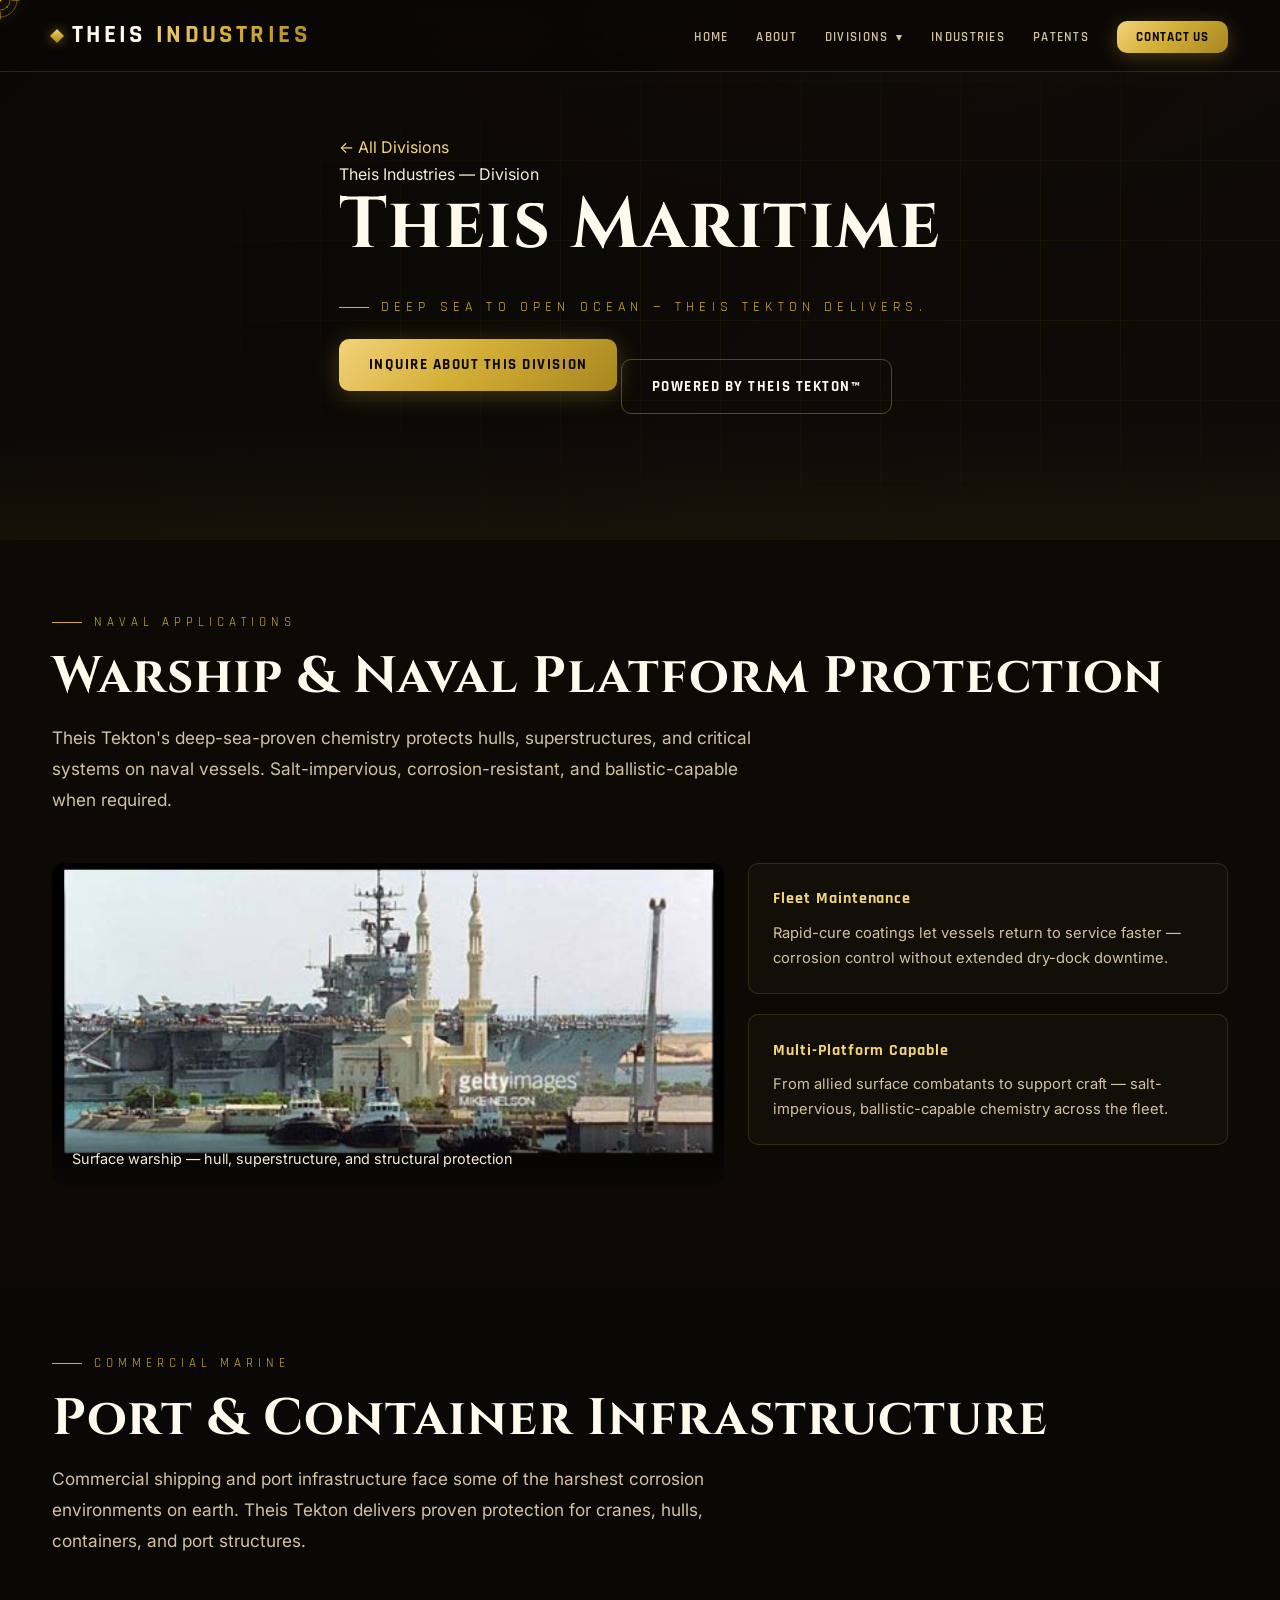
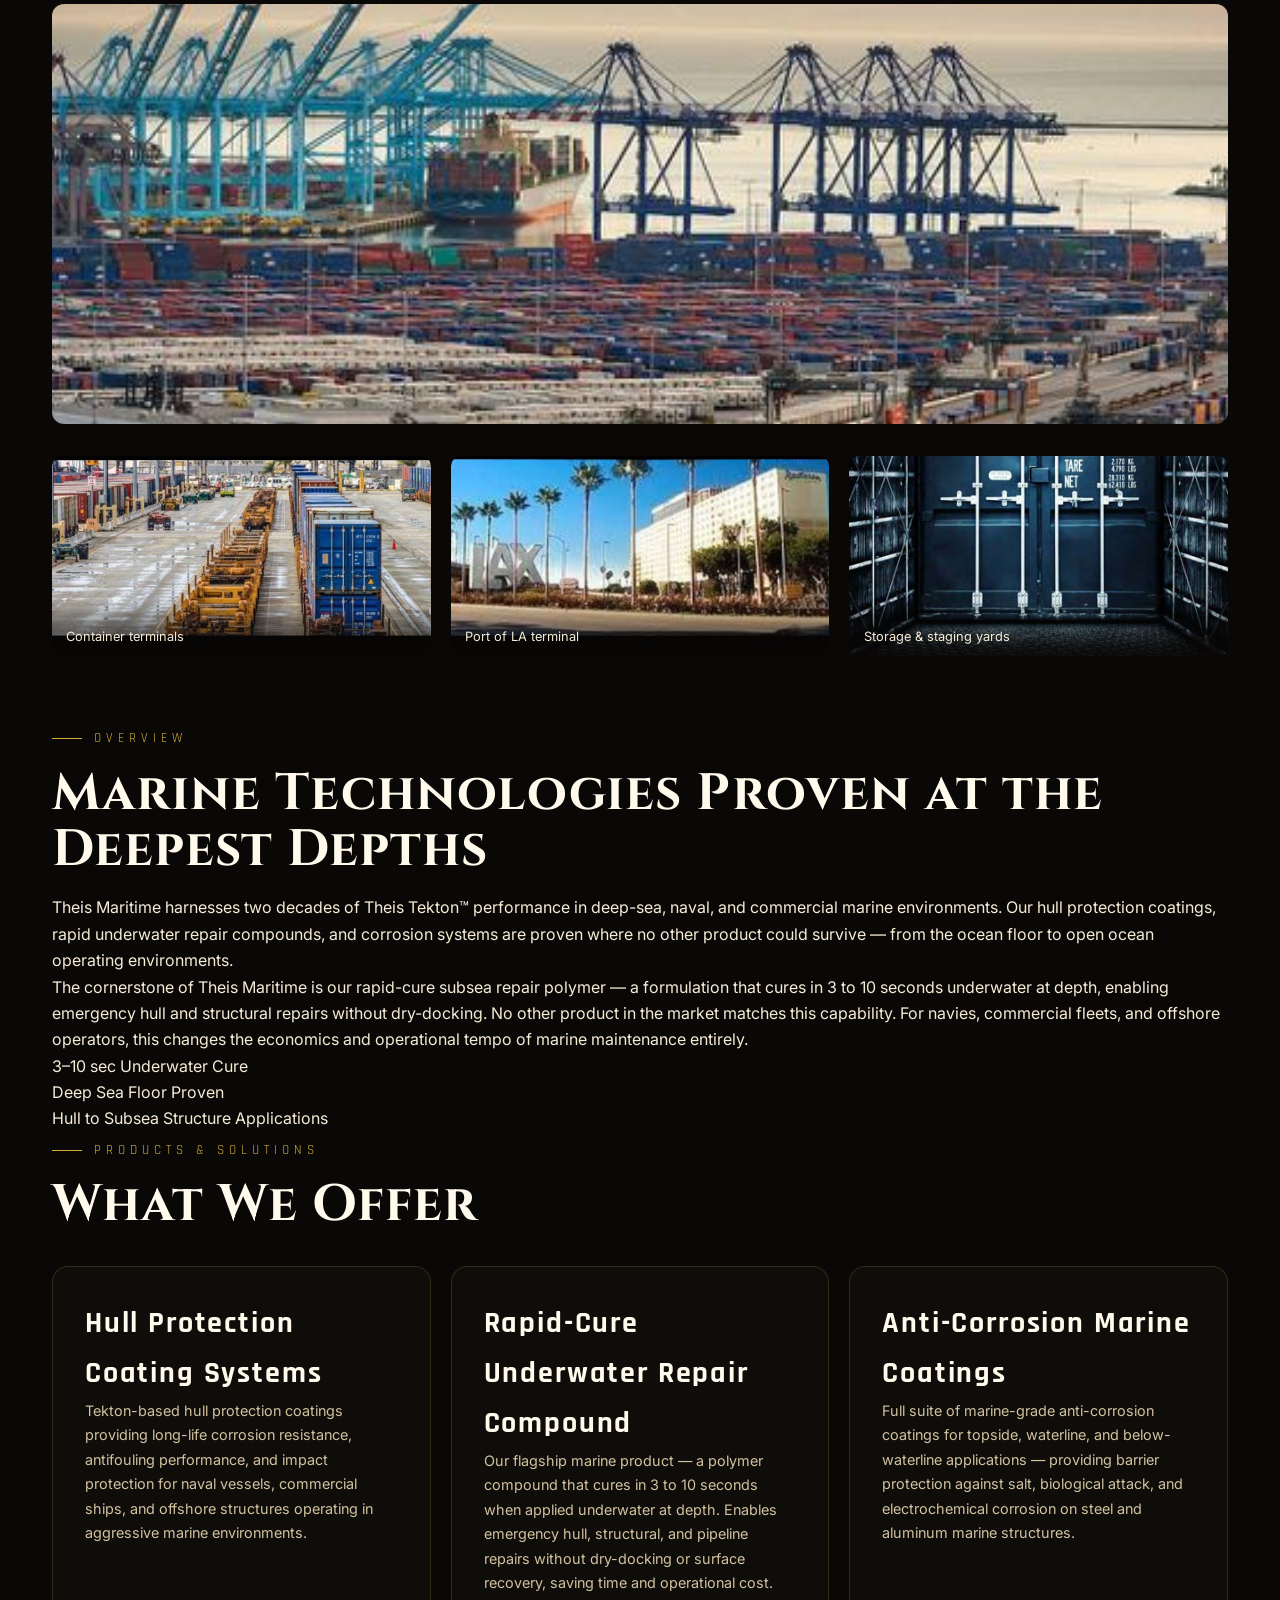
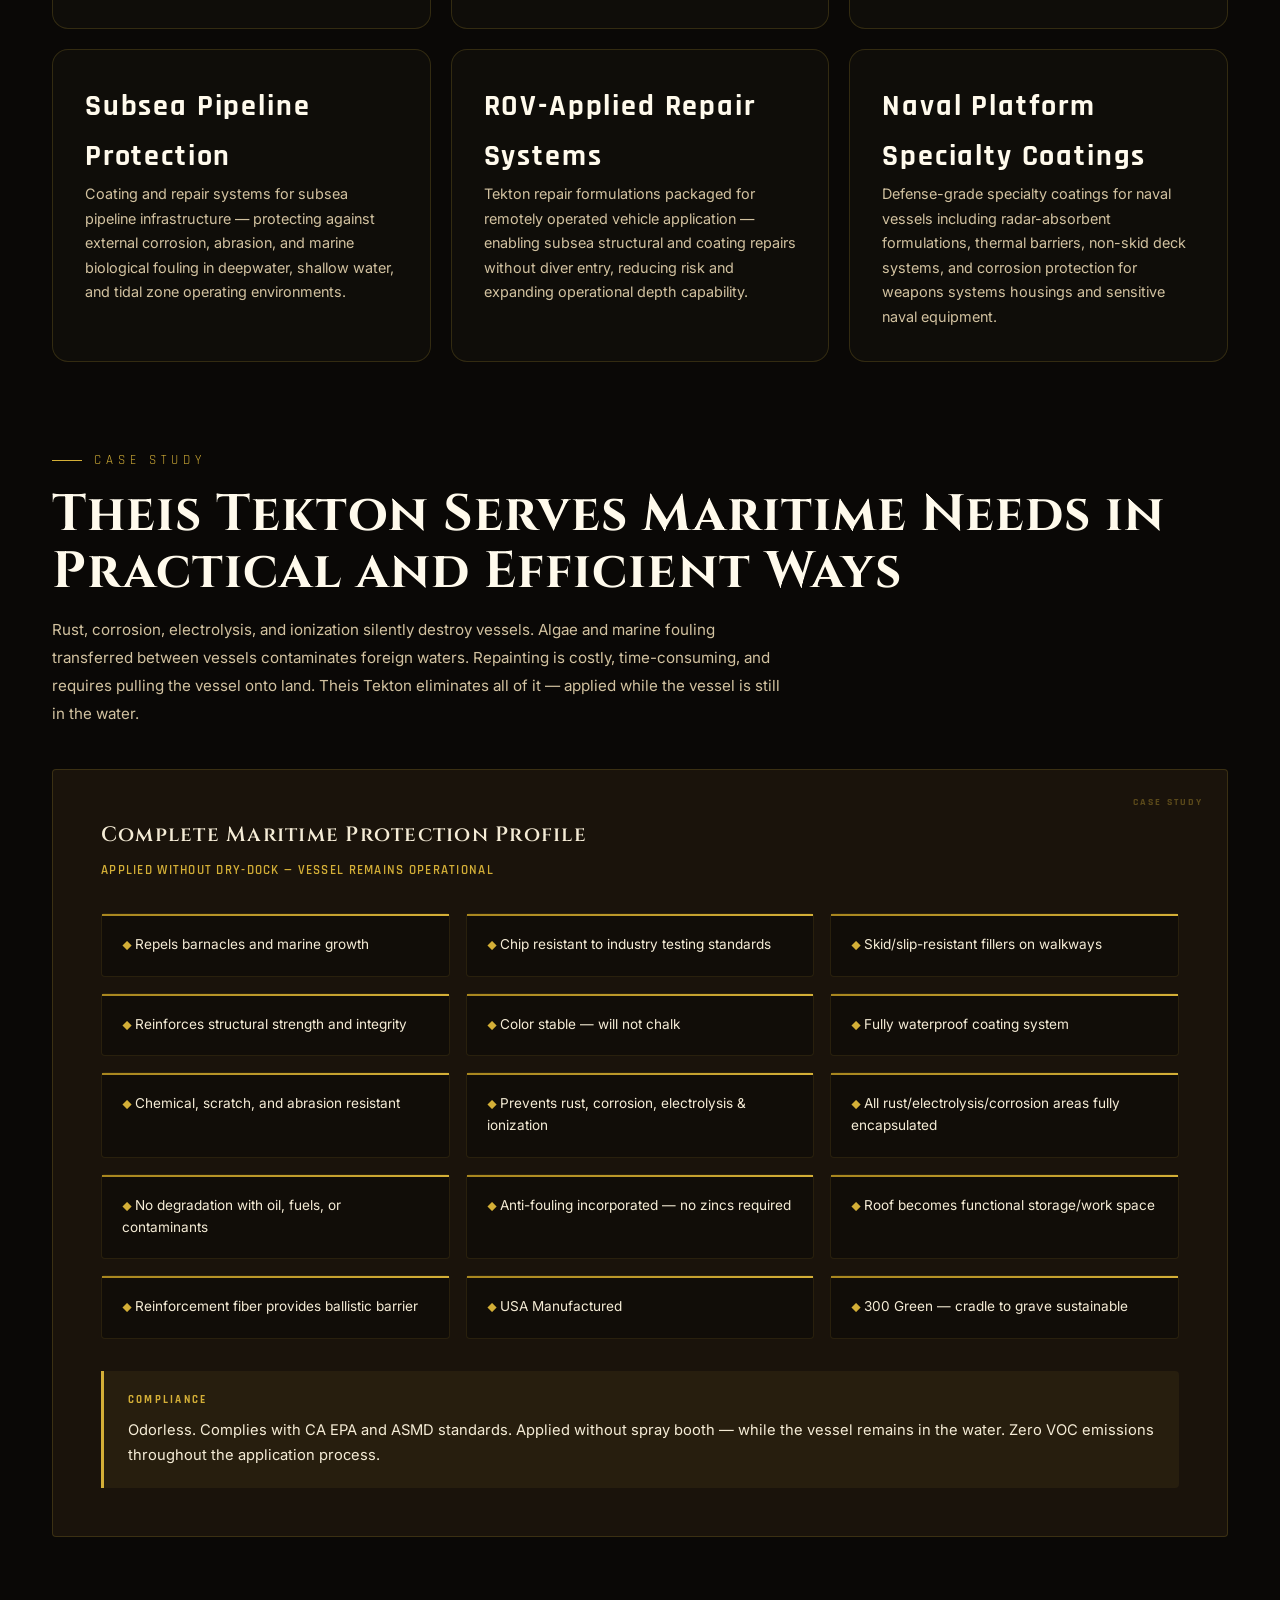
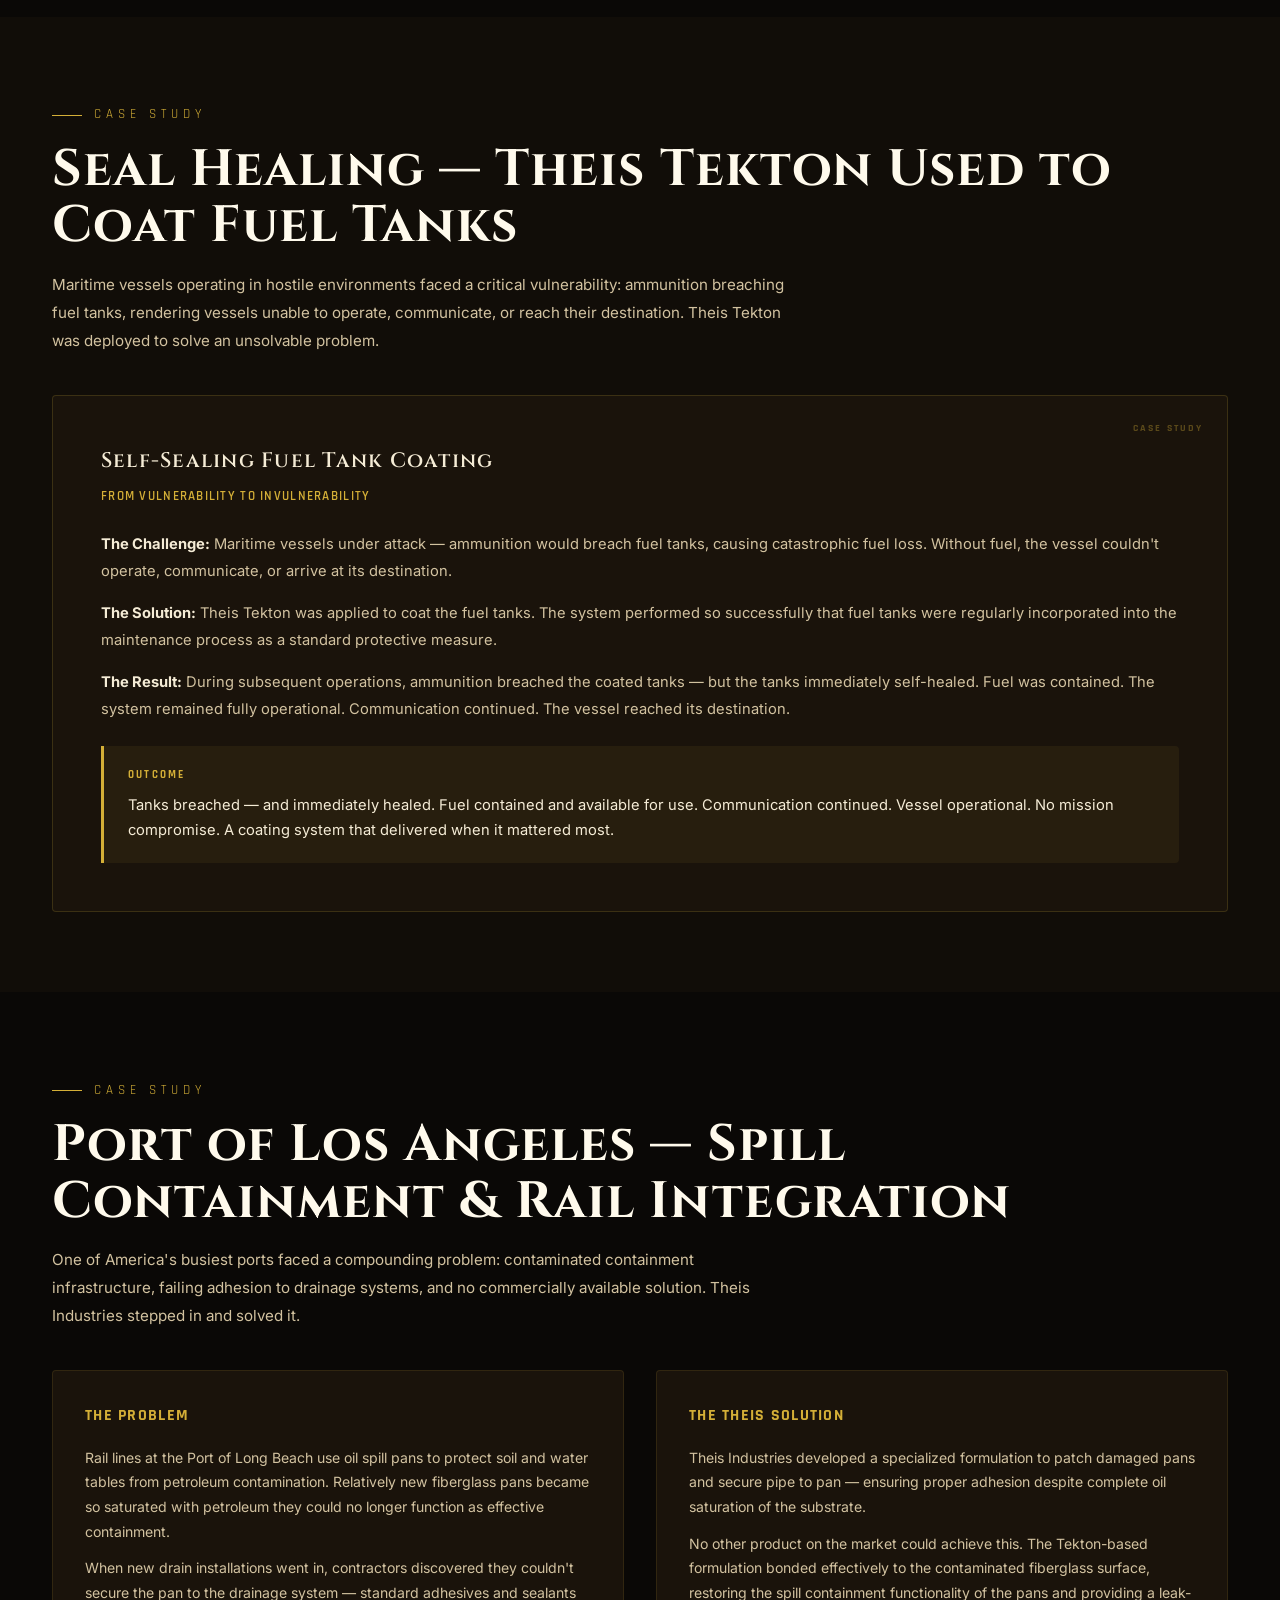
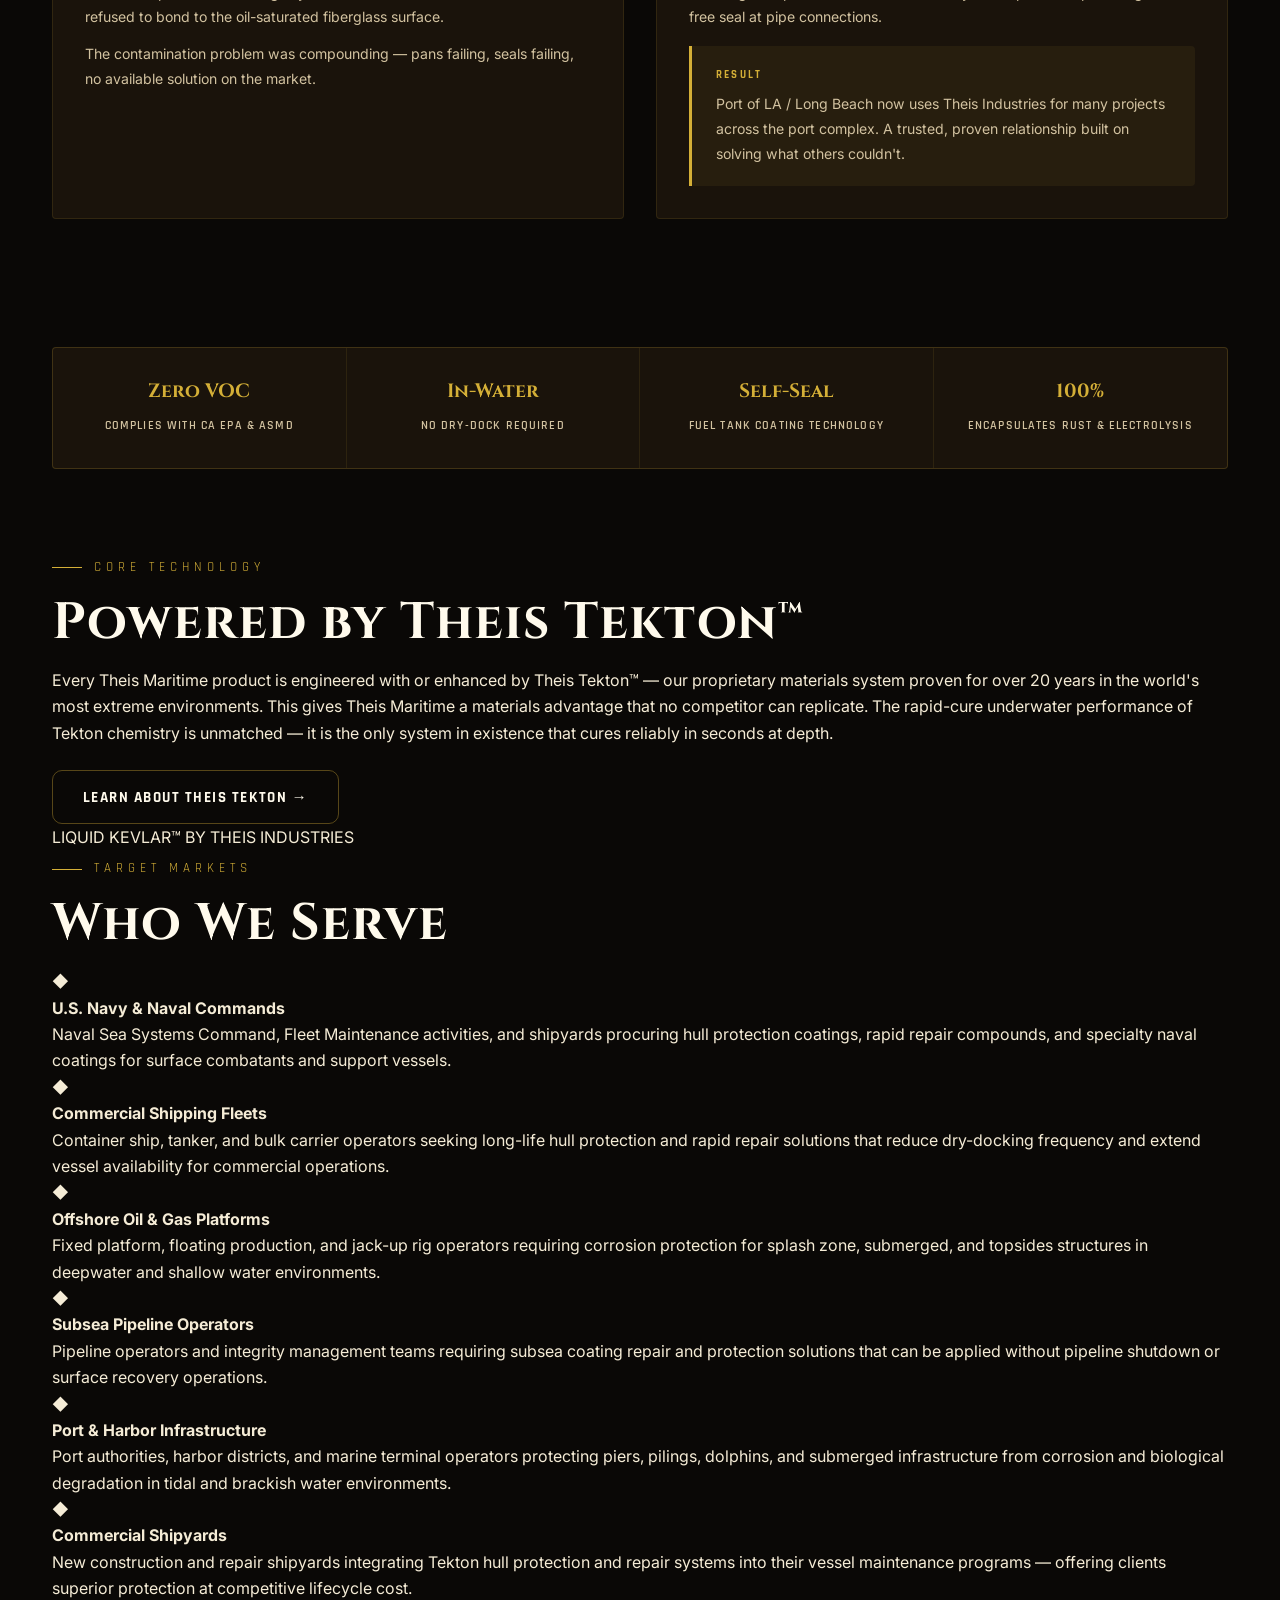
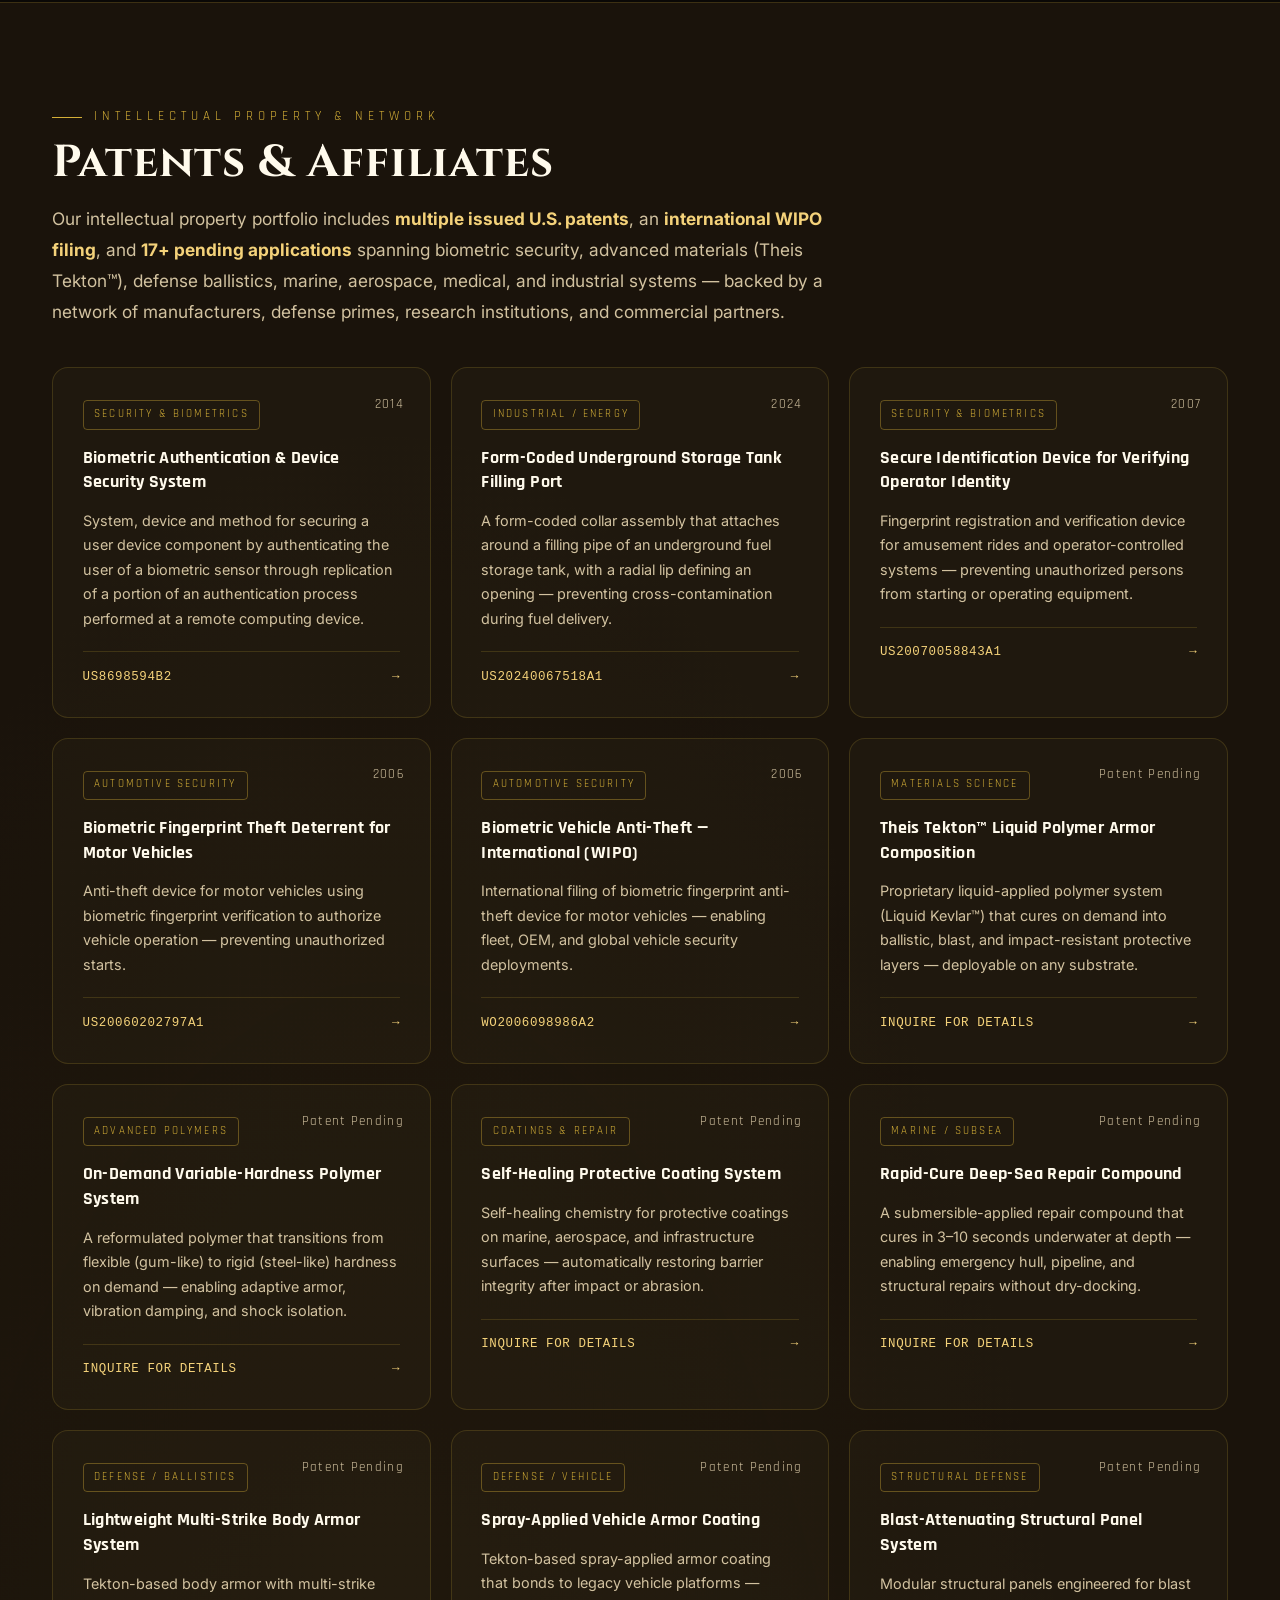
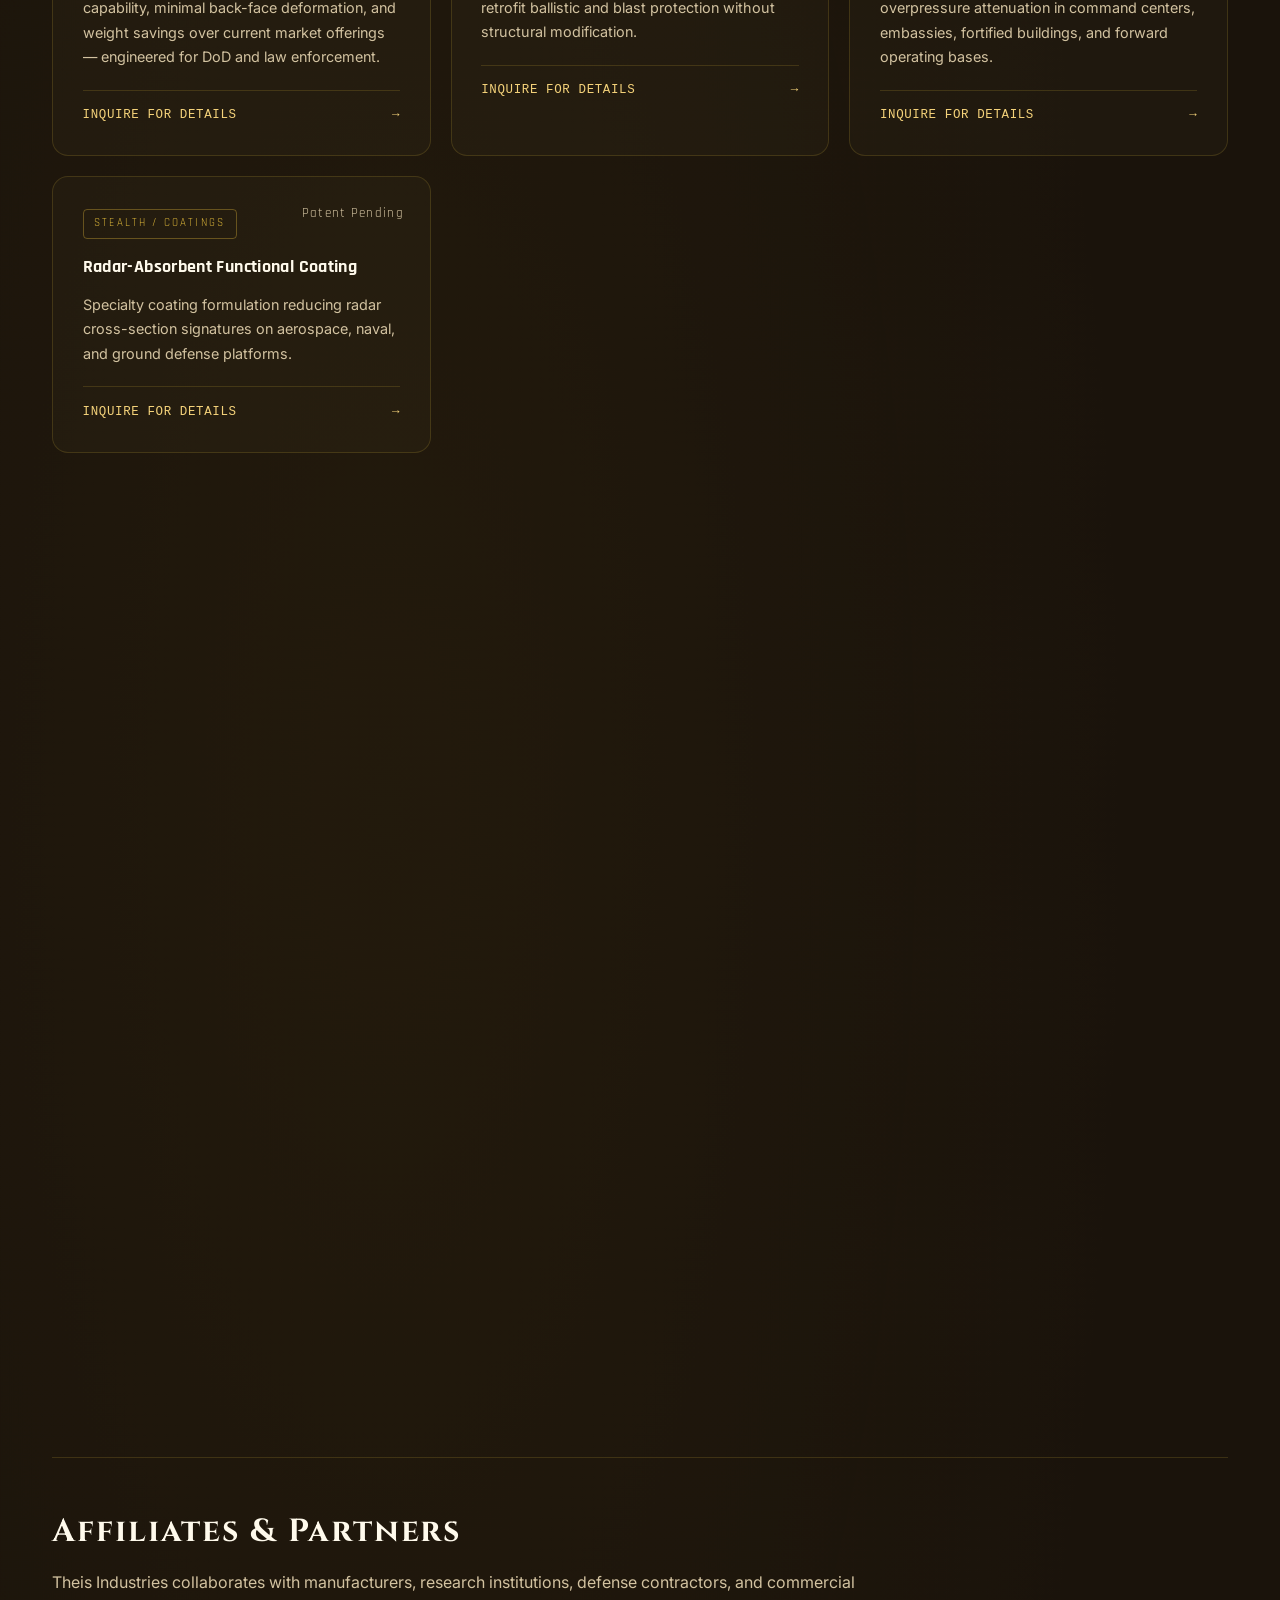
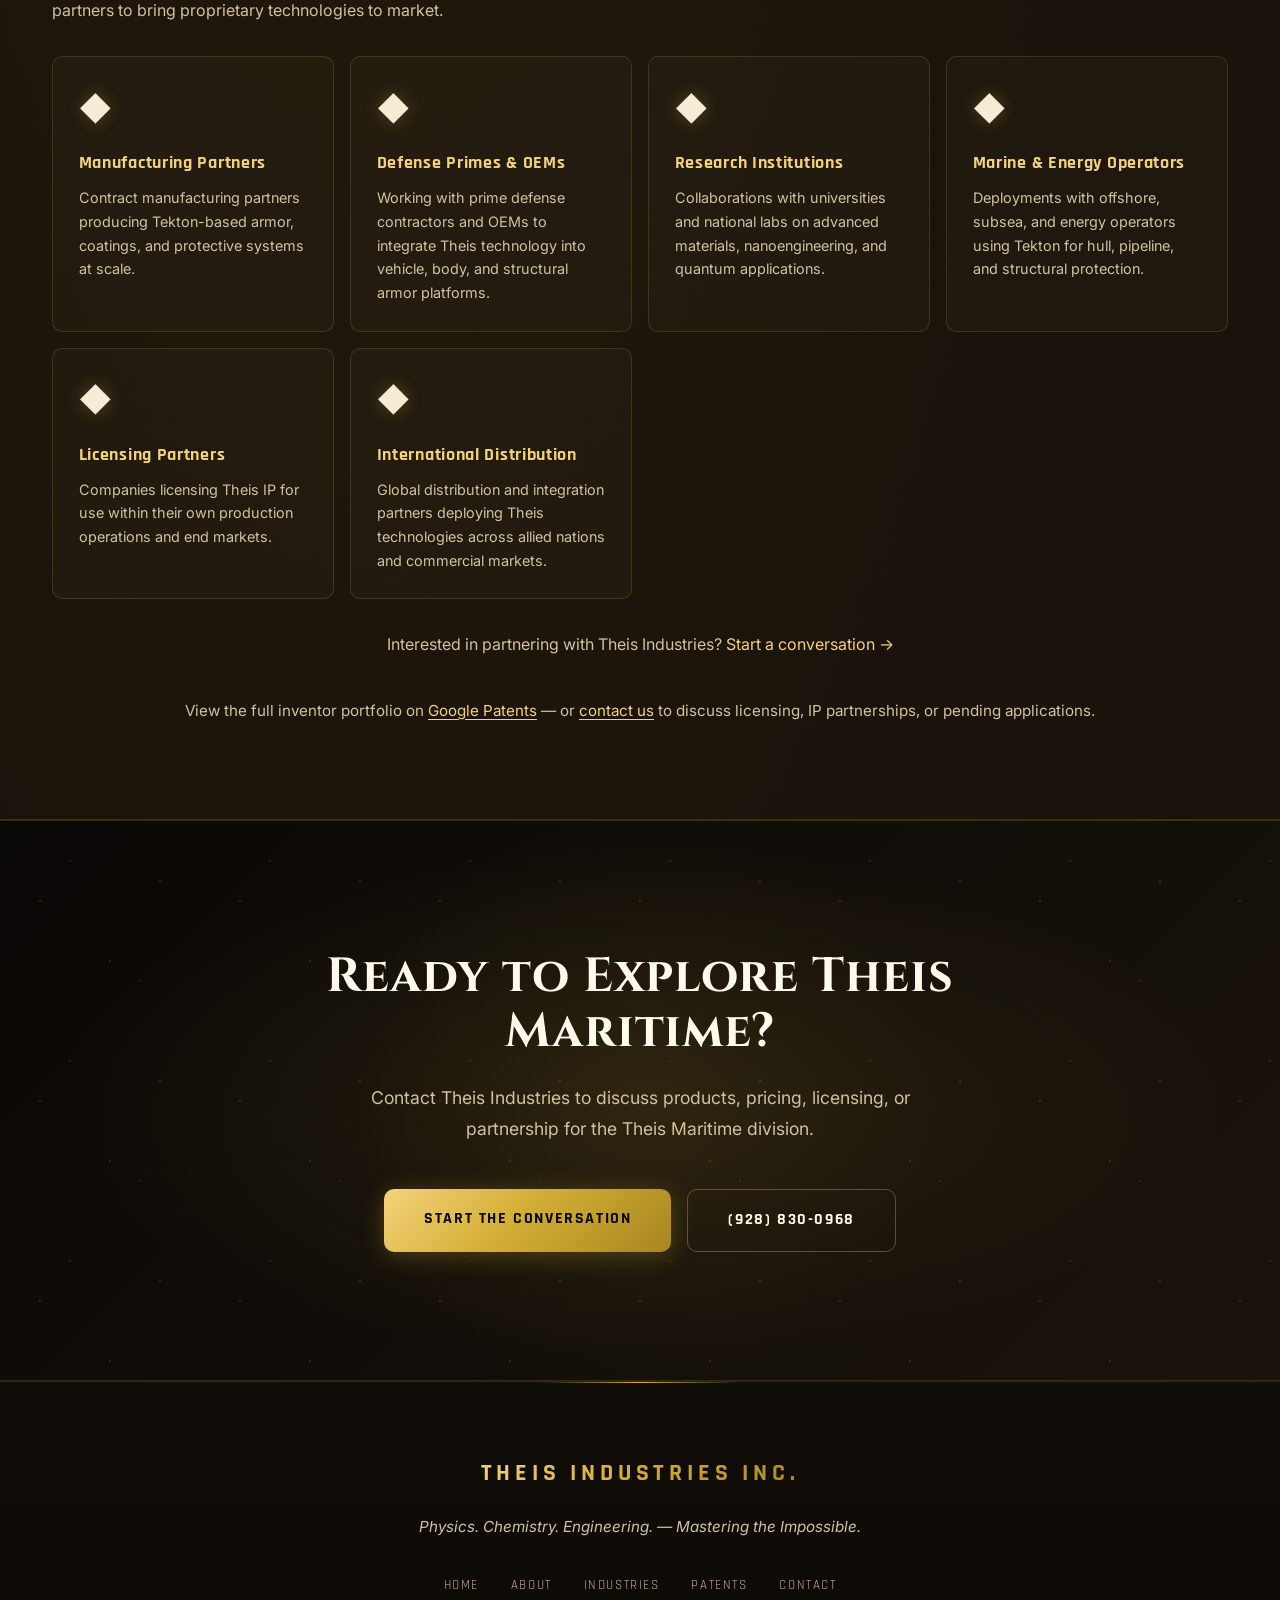
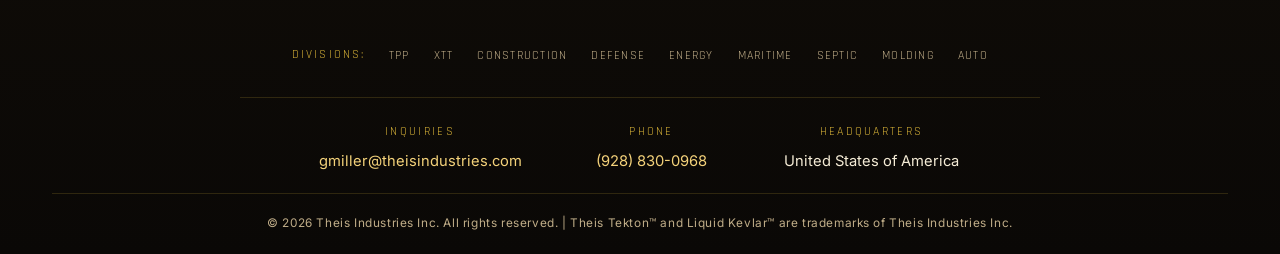
<file: maritime.html>
<!DOCTYPE html>
<html lang="en">
<head>
  <meta charset="UTF-8" />
  <meta name="viewport" content="width=device-width, initial-scale=1.0" />
  <title>Theis Maritime — Theis Industries Inc.</title>
  <meta name="description" content="Theis Maritime harnesses two decades of Theis Tekton™ performance in deep-sea, naval, and commercial marine environments — including the only rapid-cure subsea repair compound that cures in 3–10 seconds underwater." />
  <link rel="stylesheet" href="style.css" />
  <link rel="preconnect" href="https://fonts.googleapis.com">
  <link rel="preconnect" href="https://fonts.gstatic.com" crossorigin>
  <link href="https://fonts.googleapis.com/css2?family=Cinzel:wght@500;600;700&family=Rajdhani:wght@400;500;600;700&family=Inter:wght@300;400;500;600&display=swap" rel="stylesheet">
  <script src="icons.js" defer></script>
  <script src="main.js" defer></script>
  <style>
    /* ── Maritime enrichment styles ── */
    .enrich-section {
      padding: 5rem 0;
    }
    .enrich-section:nth-child(odd) {
      background: #110d08;
    }
    .enrich-section:nth-child(even) {
      background: #0a0806;
    }

    /* Section intro */
    .enrich-intro {
      font-family: 'Inter', sans-serif;
      font-size: 0.95rem;
      line-height: 1.85;
      color: #d2c2a0;
      max-width: 740px;
      margin-bottom: 2.5rem;
    }

    /* Case study block */
    .case-study-block {
      background: #1a130b;
      border: 1px solid rgba(212,175,55,0.18);
      border-radius: 4px;
      padding: 3rem;
      margin-top: 2rem;
      position: relative;
      overflow: hidden;
    }
    .case-study-block::after {
      content: 'CASE STUDY';
      position: absolute;
      top: 1.5rem; right: 1.5rem;
      font-family: 'Rajdhani', sans-serif;
      font-size: 0.65rem;
      font-weight: 700;
      letter-spacing: 0.2em;
      color: rgba(212,175,55,0.35);
    }
    .case-study-block h3 {
      font-family: 'Cinzel', serif;
      font-size: 1.3rem;
      font-weight: 600;
      color: #f5ecd6;
      margin-bottom: 0.5rem;
    }
    .case-study-block .cs-subtitle {
      font-family: 'Rajdhani', sans-serif;
      font-size: 0.8rem;
      font-weight: 600;
      letter-spacing: 0.1em;
      text-transform: uppercase;
      color: #d4af37;
      margin-bottom: 1.5rem;
      display: block;
    }
    .case-study-block p {
      font-family: 'Inter', sans-serif;
      font-size: 0.92rem;
      color: #d2c2a0;
      line-height: 1.8;
      margin-bottom: 1rem;
    }
    .case-study-block p:last-child { margin-bottom: 0; }

    /* Result callout */
    .result-callout {
      background: rgba(212,175,55,0.07);
      border-left: 3px solid #d4af37;
      padding: 1.25rem 1.5rem;
      margin-top: 1.5rem;
      border-radius: 0 4px 4px 0;
    }
    .result-callout .rc-label {
      font-family: 'Rajdhani', sans-serif;
      font-size: 0.7rem;
      font-weight: 700;
      letter-spacing: 0.2em;
      text-transform: uppercase;
      color: #d4af37;
      margin-bottom: 0.5rem;
    }
    .result-callout p {
      font-family: 'Inter', sans-serif;
      font-size: 0.92rem;
      color: #f5ecd6;
      line-height: 1.7;
      margin: 0;
    }

    /* Feature grid */
    .feature-grid {
      display: grid;
      grid-template-columns: repeat(3, 1fr);
      gap: 1rem;
      margin-top: 2rem;
    }
    .feature-card {
      background: #110d08;
      border: 1px solid rgba(212,175,55,0.12);
      border-radius: 4px;
      padding: 1.25rem;
      position: relative;
    }
    .feature-card::before {
      content: '';
      position: absolute;
      top: 0; left: 0; right: 0;
      height: 2px;
      background: linear-gradient(90deg, #a8861f, #d4af37);
    }
    .feature-card p {
      font-family: 'Inter', sans-serif;
      font-size: 0.85rem;
      color: #f5ecd6;
      line-height: 1.6;
      margin: 0;
    }
    .feature-card p::before {
      content: '◆ ';
      color: #d4af37;
      font-size: 0.6rem;
    }

    /* Stats bar */
    .stats-bar {
      display: grid;
      grid-template-columns: repeat(4, 1fr);
      gap: 0;
      background: #1a130b;
      border: 1px solid rgba(212,175,55,0.2);
      border-radius: 4px;
      overflow: hidden;
      margin-top: 3rem;
    }
    .stat-cell {
      padding: 2rem 1.25rem;
      text-align: center;
      border-right: 1px solid rgba(212,175,55,0.1);
    }
    .stat-cell:last-child { border-right: none; }
    .stat-cell-val {
      font-family: 'Cinzel', serif;
      font-size: 1.2rem;
      font-weight: 700;
      color: #d4af37;
      display: block;
      line-height: 1.2;
      margin-bottom: 0.4rem;
    }
    .stat-cell-label {
      font-family: 'Rajdhani', sans-serif;
      font-size: 0.72rem;
      font-weight: 600;
      letter-spacing: 0.1em;
      text-transform: uppercase;
      color: #d2c2a0;
      line-height: 1.4;
    }

    /* Port case study layout */
    .port-cs-grid {
      display: grid;
      grid-template-columns: 1fr 1fr;
      gap: 2rem;
      margin-top: 2rem;
    }
    .port-cs-side {
      background: #1a130b;
      border: 1px solid rgba(212,175,55,0.12);
      border-radius: 4px;
      padding: 2rem;
    }
    .port-cs-side h4 {
      font-family: 'Rajdhani', sans-serif;
      font-size: 1rem;
      font-weight: 700;
      color: #d4af37;
      letter-spacing: 0.08em;
      text-transform: uppercase;
      margin-bottom: 1rem;
    }
    .port-cs-side p {
      font-family: 'Inter', sans-serif;
      font-size: 0.88rem;
      color: #d2c2a0;
      line-height: 1.75;
      margin-bottom: 0.75rem;
    }
    .port-cs-side p:last-child { margin-bottom: 0; }

    @media (max-width: 768px) {
      .feature-grid { grid-template-columns: 1fr 1fr; }
      .stats-bar { grid-template-columns: 1fr 1fr; }
      .stat-cell:nth-child(2) { border-right: none; }
      .port-cs-grid { grid-template-columns: 1fr; }
    }
    @media (max-width: 480px) {
      .feature-grid { grid-template-columns: 1fr; }
    }
  </style>
</head>
<body>
  <div id="page-overlay"></div>
  <div id="cursor-dot"></div>

  <nav id="navbar">
    <div class="nav-inner">
      <a href="index.html" class="nav-logo">THEIS <span>INDUSTRIES</span></a>
      <ul class="nav-links" id="navLinks">
        <li><a href="index.html">Home</a></li>
        <li><a href="about.html">About</a></li>
        <li class="nav-dropdown">
          <a href="#" class="nav-dropdown-trigger">Divisions <span class="dropdown-arrow">▾</span></a>
          <ul class="dropdown-menu">
            <li><a href="tpp.html">Tekton Pole &amp; Pipe (TPP)</a></li>
            <li><a href="xtt.html">Xtreme Transport (XTT)</a></li>
            <li><a href="construction.html">Theis Construction</a></li>
            <li><a href="defense.html">Theis Defense (Alviz)</a></li>
            <li><a href="energy.html">Theis Energy</a></li>
            <li><a href="maritime.html">Theis Maritime</a></li>
            <li><a href="septic.html">Theis Septic</a></li>
            <li><a href="molding.html">Theis Molding</a></li>
            <li><a href="auto.html">Theis Auto</a></li>
          </ul>
        </li>
        <li><a href="industries.html">Industries</a></li>
        <li><a href="about.html#patents">Patents</a></li>
        <li><a href="contact.html" class="nav-cta">Contact Us</a></li>
      </ul>
      <div class="hamburger" onclick="toggleMenu()">&#9776;</div>
    </div>
  </nav>

  <!-- SPOKE HERO -->
  <section class="spoke-hero maritime-hero" style="background: linear-gradient(135deg, rgba(10,8,6,0.88) 0%, rgba(17,13,8,0.75) 100%), url('https://images.stockcake.com/public/a/e/5/ae57bbb1-369b-4f02-bec2-2438f7fec925_large/underwater-submarine-expedition-stockcake.jpg') center/cover no-repeat;">
    <div class="container">
      <a href="index.html#divisions" class="spoke-back reveal">← All Divisions</a>
      <div class="spoke-eyebrow reveal">Theis Industries — Division</div>
      <h1 class="reveal">Theis Maritime</h1>
      <p class="spoke-tagline reveal">Deep sea to open ocean — Theis Tekton delivers.</p>
      <div class="spoke-hero-btns">
        <a href="contact.html" class="btn-primary">Inquire About This Division</a>
        <a href="index.html#tekton" class="btn-secondary">Powered by Theis Tekton™</a>
      </div>
    </div>
    <div class="spoke-hero-bg"></div>
  </section>

  <!-- NAVAL & MARINE PLATFORMS -->
  <section style="padding:4rem 0;background:#0d0a06;">
    <div class="container">
      <div class="section-label reveal">Naval Applications</div>
      <h2 class="reveal">Warship &amp; Naval Platform Protection</h2>
      <p class="section-sub reveal">Theis Tekton's deep-sea-proven chemistry protects hulls, superstructures, and critical systems on naval vessels. Salt-impervious, corrosion-resistant, and ballistic-capable when required.</p>
      <div style="display:grid;grid-template-columns:1.4fr 1fr;gap:1.5rem;margin:2rem 0;align-items:stretch;">
        <div style="border-radius:12px;overflow:hidden;position:relative;">
          <img src="images/defense-warship.jpg" alt="Naval warship at sea" style="width:100%;height:100%;min-height:320px;object-fit:cover;display:block;">
          <p style="position:absolute;left:0;right:0;bottom:0;margin:0;background:linear-gradient(transparent,rgba(10,8,6,0.92));color:#f5ecd6;font-size:.9rem;padding:2.5rem 1.25rem .9rem;">Surface warship — hull, superstructure, and structural protection</p>
        </div>
        <div style="display:flex;flex-direction:column;gap:1.25rem;">
          <div style="background:var(--card-bg);border:1px solid var(--border);border-radius:10px;padding:1.4rem 1.5rem;">
            <h4 style="color:var(--accent-light);font-family:var(--font-head);letter-spacing:.06em;margin:0 0 .5rem;">Fleet Maintenance</h4>
            <p style="color:var(--muted-strong);font-size:.92rem;line-height:1.7;margin:0;">Rapid-cure coatings let vessels return to service faster — corrosion control without extended dry-dock downtime.</p>
          </div>
          <div style="background:var(--card-bg);border:1px solid var(--border);border-radius:10px;padding:1.4rem 1.5rem;">
            <h4 style="color:var(--accent-light);font-family:var(--font-head);letter-spacing:.06em;margin:0 0 .5rem;">Multi-Platform Capable</h4>
            <p style="color:var(--muted-strong);font-size:.92rem;line-height:1.7;margin:0;">From allied surface combatants to support craft — salt-impervious, ballistic-capable chemistry across the fleet.</p>
          </div>
        </div>
      </div>
    </div>
  </section>

  <!-- PORT & LOGISTICS -->
  <section style="padding:4rem 0;background:#0a0806;">
    <div class="container">
      <div class="section-label reveal">Commercial Marine</div>
      <h2 class="reveal">Port &amp; Container Infrastructure</h2>
      <p class="section-sub reveal">Commercial shipping and port infrastructure face some of the harshest corrosion environments on earth. Theis Tekton delivers proven protection for cranes, hulls, containers, and port structures.</p>

      <!-- Hero port image -->
      <div style="border-radius:12px;overflow:hidden;margin:2rem 0;">
        <img src="images/maritime-port-cranes.jpg" alt="Container port cranes at dusk" style="width:100%;height:420px;object-fit:cover;">
      </div>

      <div style="display:grid;grid-template-columns:repeat(3,1fr);gap:1.25rem;">
        <figure style="margin:0;border-radius:10px;overflow:hidden;position:relative;">
          <img src="images/maritime-containers.jpg" alt="Container terminal" style="width:100%;height:200px;object-fit:cover;display:block;">
          <figcaption style="position:absolute;left:0;right:0;bottom:0;margin:0;background:linear-gradient(transparent,rgba(10,8,6,0.9));color:#f5ecd6;font-size:.8rem;padding:1.6rem .9rem .6rem;">Container terminals</figcaption>
        </figure>
        <figure style="margin:0;border-radius:10px;overflow:hidden;position:relative;">
          <img src="images/maritime-lax-terminal.jpg" alt="Port of Los Angeles terminal" style="width:100%;height:200px;object-fit:cover;display:block;">
          <figcaption style="position:absolute;left:0;right:0;bottom:0;margin:0;background:linear-gradient(transparent,rgba(10,8,6,0.9));color:#f5ecd6;font-size:.8rem;padding:1.6rem .9rem .6rem;">Port of LA terminal</figcaption>
        </figure>
        <figure style="margin:0;border-radius:10px;overflow:hidden;position:relative;">
          <img src="images/construction-container-storage.jpg" alt="Container storage yard" style="width:100%;height:200px;object-fit:cover;display:block;">
          <figcaption style="position:absolute;left:0;right:0;bottom:0;margin:0;background:linear-gradient(transparent,rgba(10,8,6,0.9));color:#f5ecd6;font-size:.8rem;padding:1.6rem .9rem .6rem;">Storage &amp; staging yards</figcaption>
        </figure>
      </div>
    </div>
  </section>

  <!-- OVERVIEW -->
  <section class="spoke-overview">
    <div class="container">
      <div class="spoke-overview-grid">
        <div class="spoke-overview-text">
          <div class="section-label reveal">Overview</div>
          <h2 class="reveal">Marine Technologies Proven at the Deepest Depths</h2>
          <p class="reveal">Theis Maritime harnesses two decades of Theis Tekton™ performance in deep-sea, naval, and commercial marine environments. Our hull protection coatings, rapid underwater repair compounds, and corrosion systems are proven where no other product could survive — from the ocean floor to open ocean operating environments.</p>
          <p class="reveal">The cornerstone of Theis Maritime is our rapid-cure subsea repair polymer — a formulation that cures in 3 to 10 seconds underwater at depth, enabling emergency hull and structural repairs without dry-docking. No other product in the market matches this capability. For navies, commercial fleets, and offshore operators, this changes the economics and operational tempo of marine maintenance entirely.</p>
        </div>
        <div class="spoke-overview-stats">
          <div class="spoke-stat reveal">
            <span class="spoke-stat-val">3–10 sec</span>
            <span class="spoke-stat-label">Underwater Cure</span>
          </div>
          <div class="spoke-stat reveal">
            <span class="spoke-stat-val">Deep Sea</span>
            <span class="spoke-stat-label">Floor Proven</span>
          </div>
          <div class="spoke-stat reveal">
            <span class="spoke-stat-val">Hull</span>
            <span class="spoke-stat-label">to Subsea Structure Applications</span>
          </div>
        </div>
      </div>
    </div>
  </section>

  <!-- PRODUCTS / SOLUTIONS -->
  <section class="spoke-products">
    <div class="container">
      <div class="section-label reveal">Products &amp; Solutions</div>
      <h2 class="reveal">What We Offer</h2>
      <div class="spoke-products-grid">
        <div class="spoke-product-card reveal">
          <h3>Hull Protection Coating Systems</h3>
          <p>Tekton-based hull protection coatings providing long-life corrosion resistance, antifouling performance, and impact protection for naval vessels, commercial ships, and offshore structures operating in aggressive marine environments.</p>
        </div>
        <div class="spoke-product-card reveal">
          <h3>Rapid-Cure Underwater Repair Compound</h3>
          <p>Our flagship marine product — a polymer compound that cures in 3 to 10 seconds when applied underwater at depth. Enables emergency hull, structural, and pipeline repairs without dry-docking or surface recovery, saving time and operational cost.</p>
        </div>
        <div class="spoke-product-card reveal">
          <h3>Anti-Corrosion Marine Coatings</h3>
          <p>Full suite of marine-grade anti-corrosion coatings for topside, waterline, and below-waterline applications — providing barrier protection against salt, biological attack, and electrochemical corrosion on steel and aluminum marine structures.</p>
        </div>
        <div class="spoke-product-card reveal">
          <h3>Subsea Pipeline Protection</h3>
          <p>Coating and repair systems for subsea pipeline infrastructure — protecting against external corrosion, abrasion, and marine biological fouling in deepwater, shallow water, and tidal zone operating environments.</p>
        </div>
        <div class="spoke-product-card reveal">
          <h3>ROV-Applied Repair Systems</h3>
          <p>Tekton repair formulations packaged for remotely operated vehicle application — enabling subsea structural and coating repairs without diver entry, reducing risk and expanding operational depth capability.</p>
        </div>
        <div class="spoke-product-card reveal">
          <h3>Naval Platform Specialty Coatings</h3>
          <p>Defense-grade specialty coatings for naval vessels including radar-absorbent formulations, thermal barriers, non-skid deck systems, and corrosion protection for weapons systems housings and sensitive naval equipment.</p>
        </div>
      </div>
    </div>
  </section>

  <!-- ═══════════════════════════════════════════════════════
       CASE STUDY: THEIS TEKTON SERVES MARITIME NEEDS
  ═══════════════════════════════════════════════════════ -->
  <section class="enrich-section" id="maritime-needs">
    <div class="container">
      <div class="section-label reveal">Case Study</div>
      <h2 class="reveal">Theis Tekton Serves Maritime Needs in Practical and Efficient Ways</h2>
      <p class="enrich-intro reveal">Rust, corrosion, electrolysis, and ionization silently destroy vessels. Algae and marine fouling transferred between vessels contaminates foreign waters. Repainting is costly, time-consuming, and requires pulling the vessel onto land. Theis Tekton eliminates all of it — applied while the vessel is still in the water.</p>

      <div class="case-study-block reveal">
        <h3>Complete Maritime Protection Profile</h3>
        <span class="cs-subtitle">Applied Without Dry-Dock — Vessel Remains Operational</span>

        <div class="feature-grid">
          <div class="feature-card"><p>Repels barnacles and marine growth</p></div>
          <div class="feature-card"><p>Chip resistant to industry testing standards</p></div>
          <div class="feature-card"><p>Skid/slip-resistant fillers on walkways</p></div>
          <div class="feature-card"><p>Reinforces structural strength and integrity</p></div>
          <div class="feature-card"><p>Color stable — will not chalk</p></div>
          <div class="feature-card"><p>Fully waterproof coating system</p></div>
          <div class="feature-card"><p>Chemical, scratch, and abrasion resistant</p></div>
          <div class="feature-card"><p>Prevents rust, corrosion, electrolysis &amp; ionization</p></div>
          <div class="feature-card"><p>All rust/electrolysis/corrosion areas fully encapsulated</p></div>
          <div class="feature-card"><p>No degradation with oil, fuels, or contaminants</p></div>
          <div class="feature-card"><p>Anti-fouling incorporated — no zincs required</p></div>
          <div class="feature-card"><p>Roof becomes functional storage/work space</p></div>
          <div class="feature-card"><p>Reinforcement fiber provides ballistic barrier</p></div>
          <div class="feature-card"><p>USA Manufactured</p></div>
          <div class="feature-card"><p>300 Green — cradle to grave sustainable</p></div>
        </div>

        <div class="result-callout" style="margin-top:2rem;">
          <div class="rc-label">Compliance</div>
          <p>Odorless. Complies with CA EPA and ASMD standards. Applied without spray booth — while the vessel remains in the water. Zero VOC emissions throughout the application process.</p>
        </div>
      </div>
    </div>
  </section>

  <!-- ═══════════════════════════════════════════════════════
       CASE STUDY: SEAL HEALING — FUEL TANKS
  ═══════════════════════════════════════════════════════ -->
  <section class="enrich-section" id="seal-healing">
    <div class="container">
      <div class="section-label reveal">Case Study</div>
      <h2 class="reveal">Seal Healing — Theis Tekton Used to Coat Fuel Tanks</h2>
      <p class="enrich-intro reveal">Maritime vessels operating in hostile environments faced a critical vulnerability: ammunition breaching fuel tanks, rendering vessels unable to operate, communicate, or reach their destination. Theis Tekton was deployed to solve an unsolvable problem.</p>

      <div class="case-study-block reveal">
        <h3>Self-Sealing Fuel Tank Coating</h3>
        <span class="cs-subtitle">From Vulnerability to Invulnerability</span>

        <p><strong style="color:#f5ecd6;">The Challenge:</strong> Maritime vessels under attack — ammunition would breach fuel tanks, causing catastrophic fuel loss. Without fuel, the vessel couldn't operate, communicate, or arrive at its destination.</p>

        <p><strong style="color:#f5ecd6;">The Solution:</strong> Theis Tekton was applied to coat the fuel tanks. The system performed so successfully that fuel tanks were regularly incorporated into the maintenance process as a standard protective measure.</p>

        <p><strong style="color:#f5ecd6;">The Result:</strong> During subsequent operations, ammunition breached the coated tanks — but the tanks immediately self-healed. Fuel was contained. The system remained fully operational. Communication continued. The vessel reached its destination.</p>

        <div class="result-callout">
          <div class="rc-label">Outcome</div>
          <p>Tanks breached — and immediately healed. Fuel contained and available for use. Communication continued. Vessel operational. No mission compromise. A coating system that delivered when it mattered most.</p>
        </div>
      </div>
    </div>
  </section>

  <!-- ═══════════════════════════════════════════════════════
       CASE STUDY: PORT OF LOS ANGELES
  ═══════════════════════════════════════════════════════ -->
  <section class="enrich-section" id="port-of-la">
    <div class="container">
      <div class="section-label reveal">Case Study</div>
      <h2 class="reveal">Port of Los Angeles — Spill Containment &amp; Rail Integration</h2>
      <p class="enrich-intro reveal">One of America's busiest ports faced a compounding problem: contaminated containment infrastructure, failing adhesion to drainage systems, and no commercially available solution. Theis Industries stepped in and solved it.</p>

      <div class="port-cs-grid">
        <div class="port-cs-side reveal">
          <h4>The Problem</h4>
          <p>Rail lines at the Port of Long Beach use oil spill pans to protect soil and water tables from petroleum contamination. Relatively new fiberglass pans became so saturated with petroleum they could no longer function as effective containment.</p>
          <p>When new drain installations went in, contractors discovered they couldn't secure the pan to the drainage system — standard adhesives and sealants refused to bond to the oil-saturated fiberglass surface.</p>
          <p>The contamination problem was compounding — pans failing, seals failing, no available solution on the market.</p>
        </div>
        <div class="port-cs-side reveal">
          <h4>The Theis Solution</h4>
          <p>Theis Industries developed a specialized formulation to patch damaged pans and secure pipe to pan — ensuring proper adhesion despite complete oil saturation of the substrate.</p>
          <p>No other product on the market could achieve this. The Tekton-based formulation bonded effectively to the contaminated fiberglass surface, restoring the spill containment functionality of the pans and providing a leak-free seal at pipe connections.</p>
          <div class="result-callout" style="margin-top:1rem;">
            <div class="rc-label">Result</div>
            <p>Port of LA / Long Beach now uses Theis Industries for many projects across the port complex. A trusted, proven relationship built on solving what others couldn't.</p>
          </div>
        </div>
      </div>
    </div>
  </section>

  <!-- STATS BAR -->
  <section style="background:#0a0806; padding:0 0 5rem;">
    <div class="container">
      <div class="stats-bar reveal">
        <div class="stat-cell">
          <span class="stat-cell-val">Zero VOC</span>
          <span class="stat-cell-label">Complies with CA EPA &amp; ASMD</span>
        </div>
        <div class="stat-cell">
          <span class="stat-cell-val">In-Water</span>
          <span class="stat-cell-label">No dry-dock required</span>
        </div>
        <div class="stat-cell">
          <span class="stat-cell-val">Self-Seal</span>
          <span class="stat-cell-label">Fuel tank coating technology</span>
        </div>
        <div class="stat-cell">
          <span class="stat-cell-val">100%</span>
          <span class="stat-cell-label">Encapsulates rust &amp; electrolysis</span>
        </div>
      </div>
    </div>
  </section>

  <!-- TEKTON ADVANTAGE -->
  <section class="spoke-tekton">
    <div class="container spoke-tekton-inner">
      <div class="reveal">
        <div class="section-label">Core Technology</div>
        <h2>Powered by Theis Tekton™</h2>
        <p>Every Theis Maritime product is engineered with or enhanced by Theis Tekton™ — our proprietary materials system proven for over 20 years in the world's most extreme environments. This gives Theis Maritime a materials advantage that no competitor can replicate. The rapid-cure underwater performance of Tekton chemistry is unmatched — it is the only system in existence that cures reliably in seconds at depth.</p>
        <a href="index.html#tekton" class="btn-secondary" style="display:inline-block;margin-top:1.5rem;">Learn About Theis Tekton →</a>
      </div>
      <div class="tekton-badge-sm reveal">
        <span>LIQUID</span>
        <span class="big">KEVLAR&#8482;</span>
        <span>BY THEIS INDUSTRIES</span>
      </div>
    </div>
  </section>

  <!-- MARKETS / APPLICATIONS -->
  <section class="spoke-markets">
    <div class="container">
      <div class="section-label reveal">Target Markets</div>
      <h2 class="reveal">Who We Serve</h2>
      <div class="spoke-markets-list">
        <div class="spoke-market-item reveal">
          <span class="spoke-market-icon">◆</span>
          <div>
            <h4>U.S. Navy &amp; Naval Commands</h4>
            <p>Naval Sea Systems Command, Fleet Maintenance activities, and shipyards procuring hull protection coatings, rapid repair compounds, and specialty naval coatings for surface combatants and support vessels.</p>
          </div>
        </div>
        <div class="spoke-market-item reveal">
          <span class="spoke-market-icon">◆</span>
          <div>
            <h4>Commercial Shipping Fleets</h4>
            <p>Container ship, tanker, and bulk carrier operators seeking long-life hull protection and rapid repair solutions that reduce dry-docking frequency and extend vessel availability for commercial operations.</p>
          </div>
        </div>
        <div class="spoke-market-item reveal">
          <span class="spoke-market-icon">◆</span>
          <div>
            <h4>Offshore Oil &amp; Gas Platforms</h4>
            <p>Fixed platform, floating production, and jack-up rig operators requiring corrosion protection for splash zone, submerged, and topsides structures in deepwater and shallow water environments.</p>
          </div>
        </div>
        <div class="spoke-market-item reveal">
          <span class="spoke-market-icon">◆</span>
          <div>
            <h4>Subsea Pipeline Operators</h4>
            <p>Pipeline operators and integrity management teams requiring subsea coating repair and protection solutions that can be applied without pipeline shutdown or surface recovery operations.</p>
          </div>
        </div>
        <div class="spoke-market-item reveal">
          <span class="spoke-market-icon">◆</span>
          <div>
            <h4>Port &amp; Harbor Infrastructure</h4>
            <p>Port authorities, harbor districts, and marine terminal operators protecting piers, pilings, dolphins, and submerged infrastructure from corrosion and biological degradation in tidal and brackish water environments.</p>
          </div>
        </div>
        <div class="spoke-market-item reveal">
          <span class="spoke-market-icon">◆</span>
          <div>
            <h4>Commercial Shipyards</h4>
            <p>New construction and repair shipyards integrating Tekton hull protection and repair systems into their vessel maintenance programs — offering clients superior protection at competitive lifecycle cost.</p>
          </div>
        </div>
      </div>
    </div>
  </section>

  <!-- CTA -->
  <section id="cta">
    <div class="container cta-inner">
      <h2 class="reveal">Ready to Explore Theis Maritime?</h2>
      <p class="reveal">Contact Theis Industries to discuss products, pricing, licensing, or partnership for the Theis Maritime division.</p>
      <div style="display:flex;gap:1rem;justify-content:center;flex-wrap:wrap;">
        <a href="contact.html" class="btn-primary btn-large">Start the Conversation</a>
        <a href="tel:9288300968" class="btn-secondary btn-large">(928) 830-0968</a>
      </div>
    </div>
  </section>

  <footer>
    <div class="container footer-inner">
      <div class="footer-brand">THEIS INDUSTRIES INC.</div>
      <p class="footer-tag">Physics. Chemistry. Engineering. — Mastering the Impossible.</p>
      <nav class="footer-nav">
        <a href="index.html">Home</a>
        <a href="about.html">About</a>
        <a href="industries.html">Industries</a>
        <a href="about.html#patents">Patents</a>
        <a href="contact.html">Contact</a>
      </nav>
      <div class="footer-divisions">
        <span class="footer-div-label">Divisions:</span>
        <a href="tpp.html">TPP</a>
        <a href="xtt.html">XTT</a>
        <a href="construction.html">Construction</a>
        <a href="defense.html">Defense</a>
        <a href="energy.html">Energy</a>
        <a href="maritime.html">Maritime</a>
        <a href="septic.html">Septic</a>
        <a href="molding.html">Molding</a>
        <a href="auto.html">Auto</a>
      </div>
      <div class="footer-contact">
        <div><span class="label">Inquiries</span><span class="value"><a href="mailto:gmiller@theisindustries.com">gmiller@theisindustries.com</a></span></div>
        <div><span class="label">Phone</span><span class="value"><a href="tel:9288300968">(928) 830-0968</a></span></div>
        <div><span class="label">Headquarters</span><span class="value">United States of America</span></div>
      </div>
      <p class="footer-copy">&copy; 2026 Theis Industries Inc. All rights reserved. | Theis Tekton™ and Liquid Kevlar™ are trademarks of Theis Industries Inc.</p>
    </div>
  </footer>
</body>
</html>
</file>
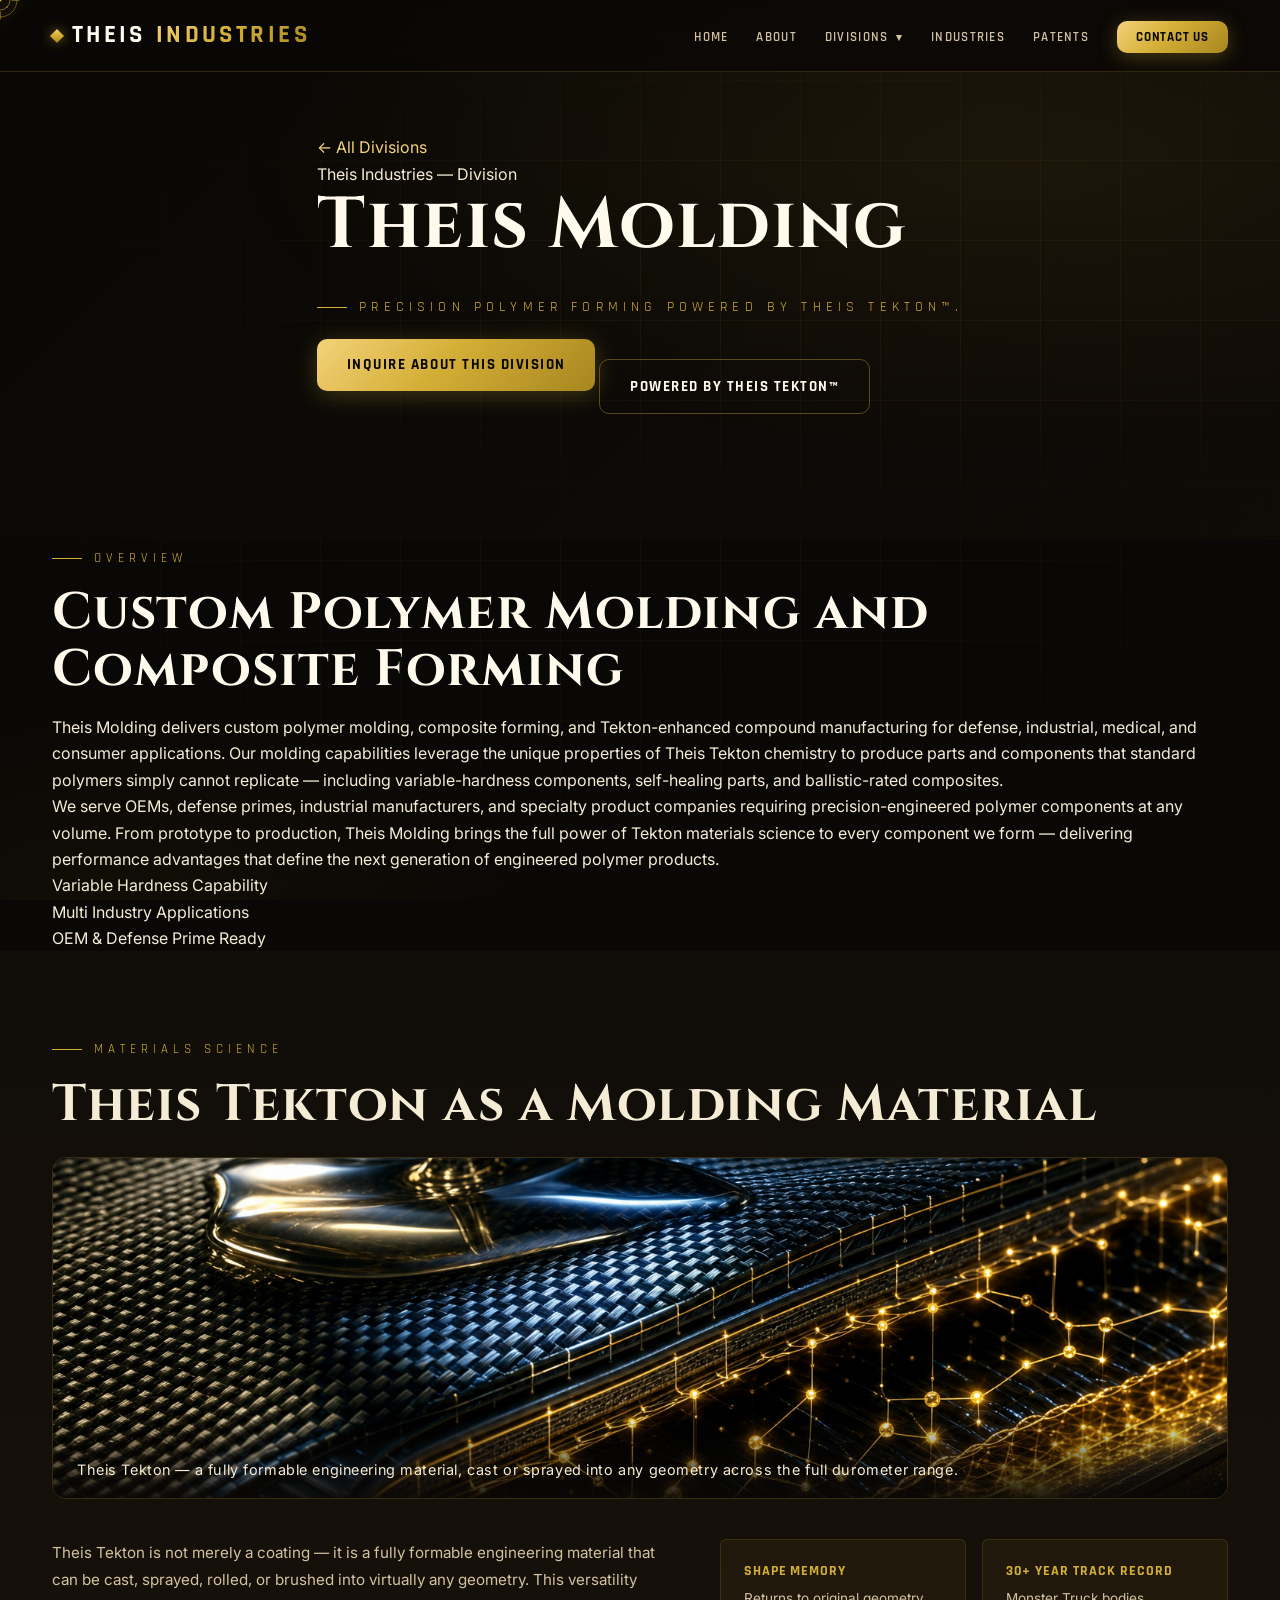
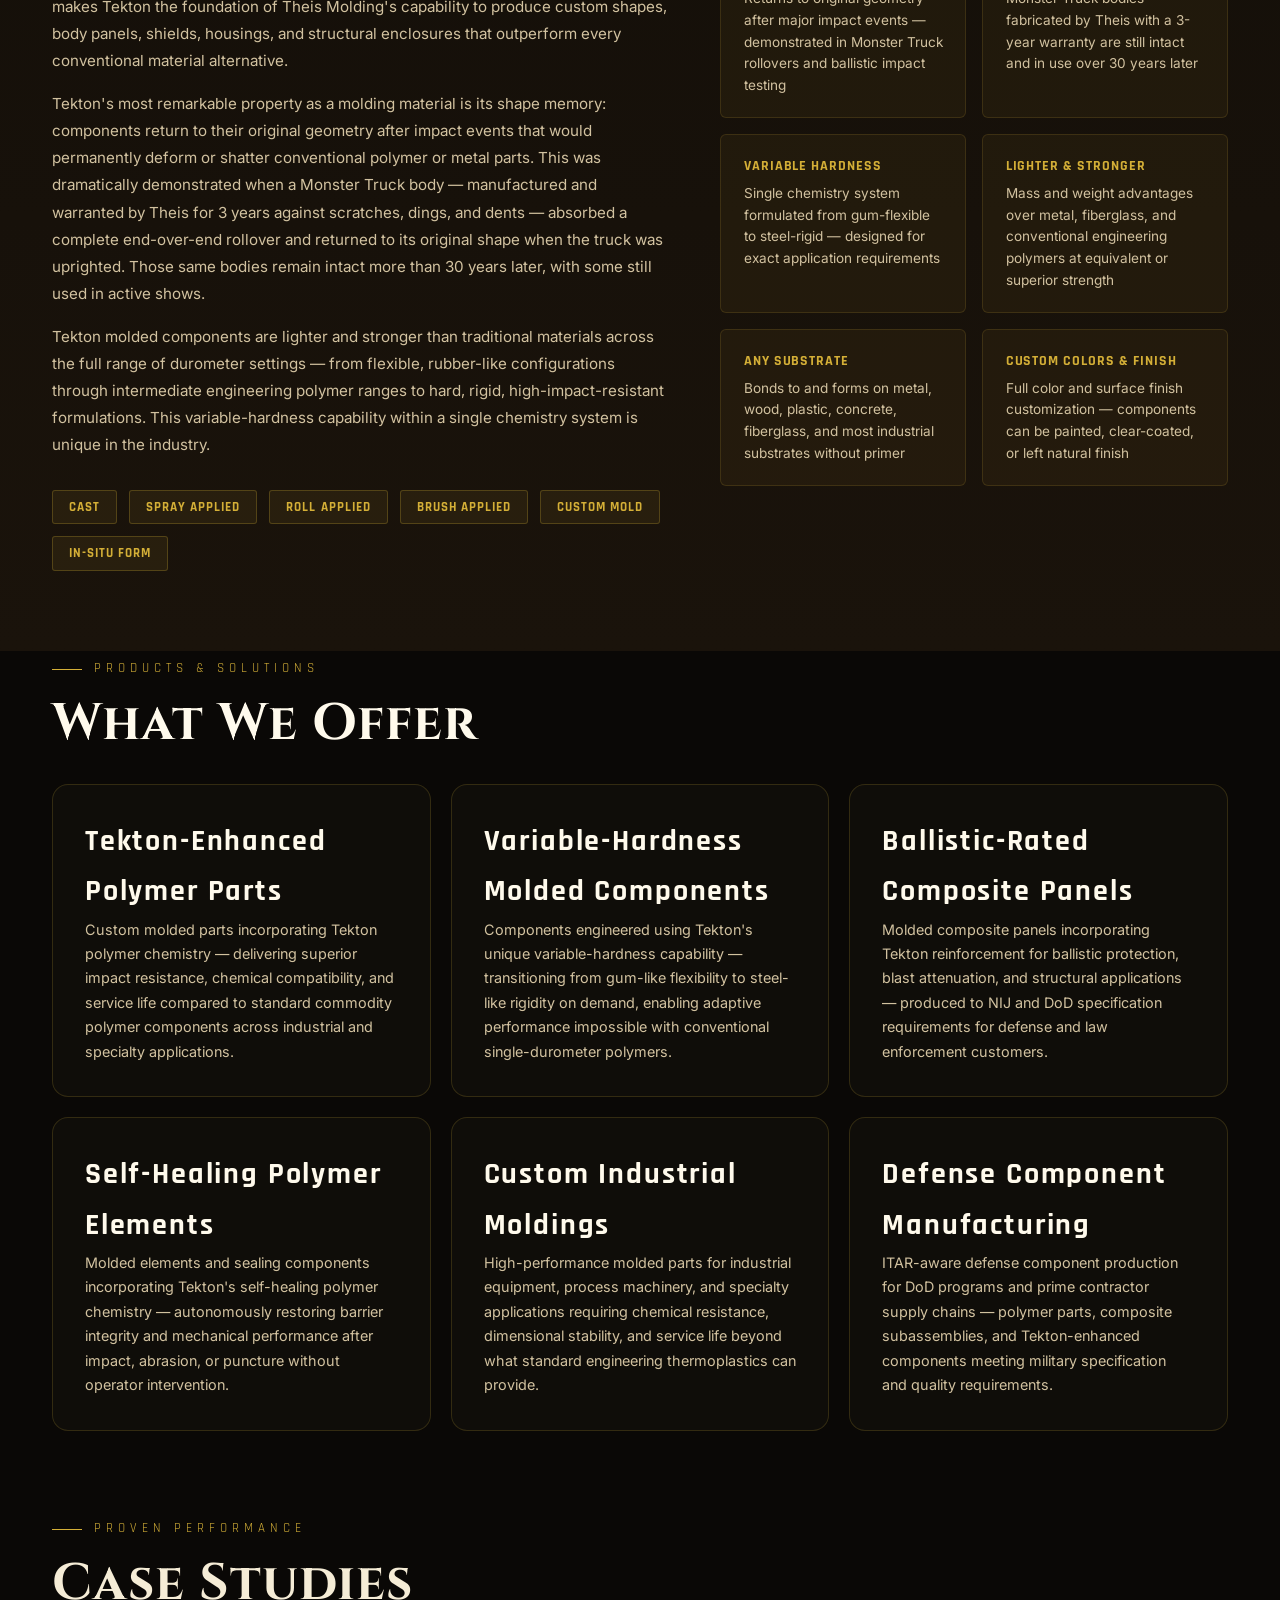
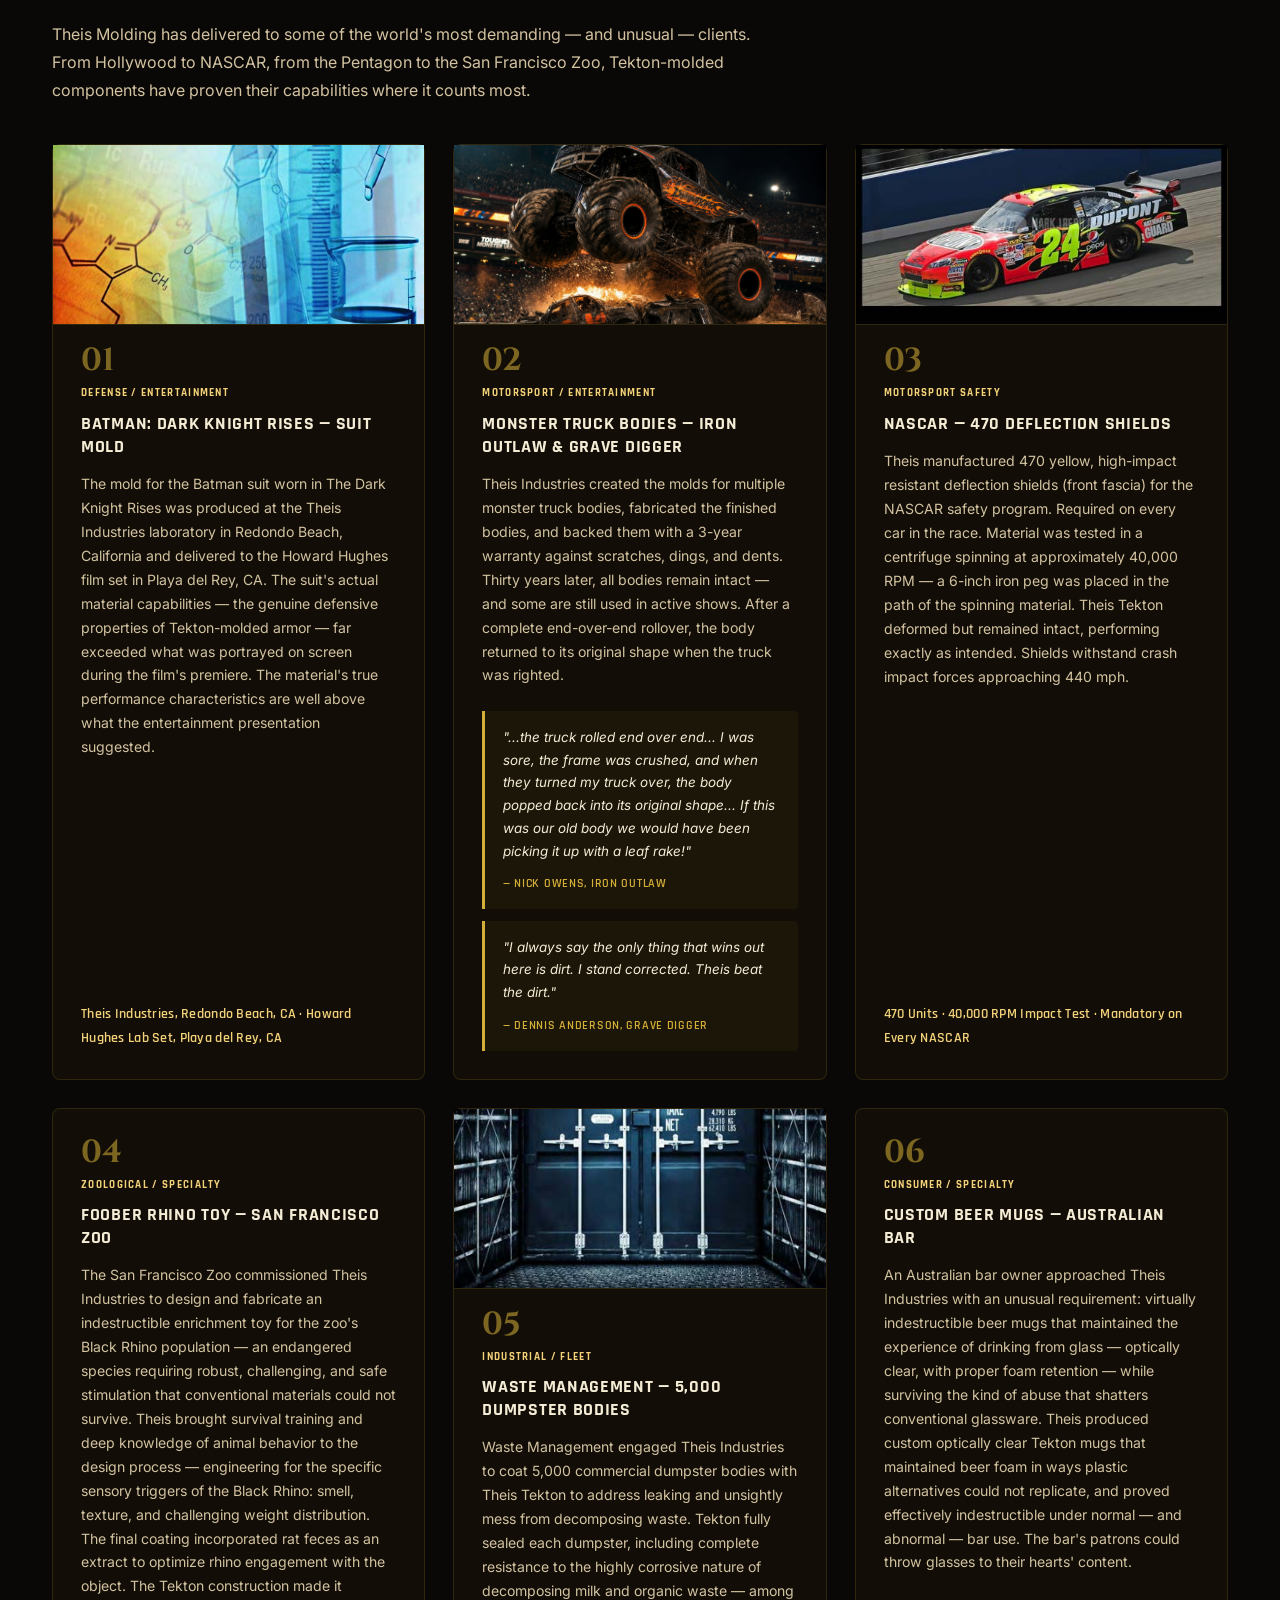
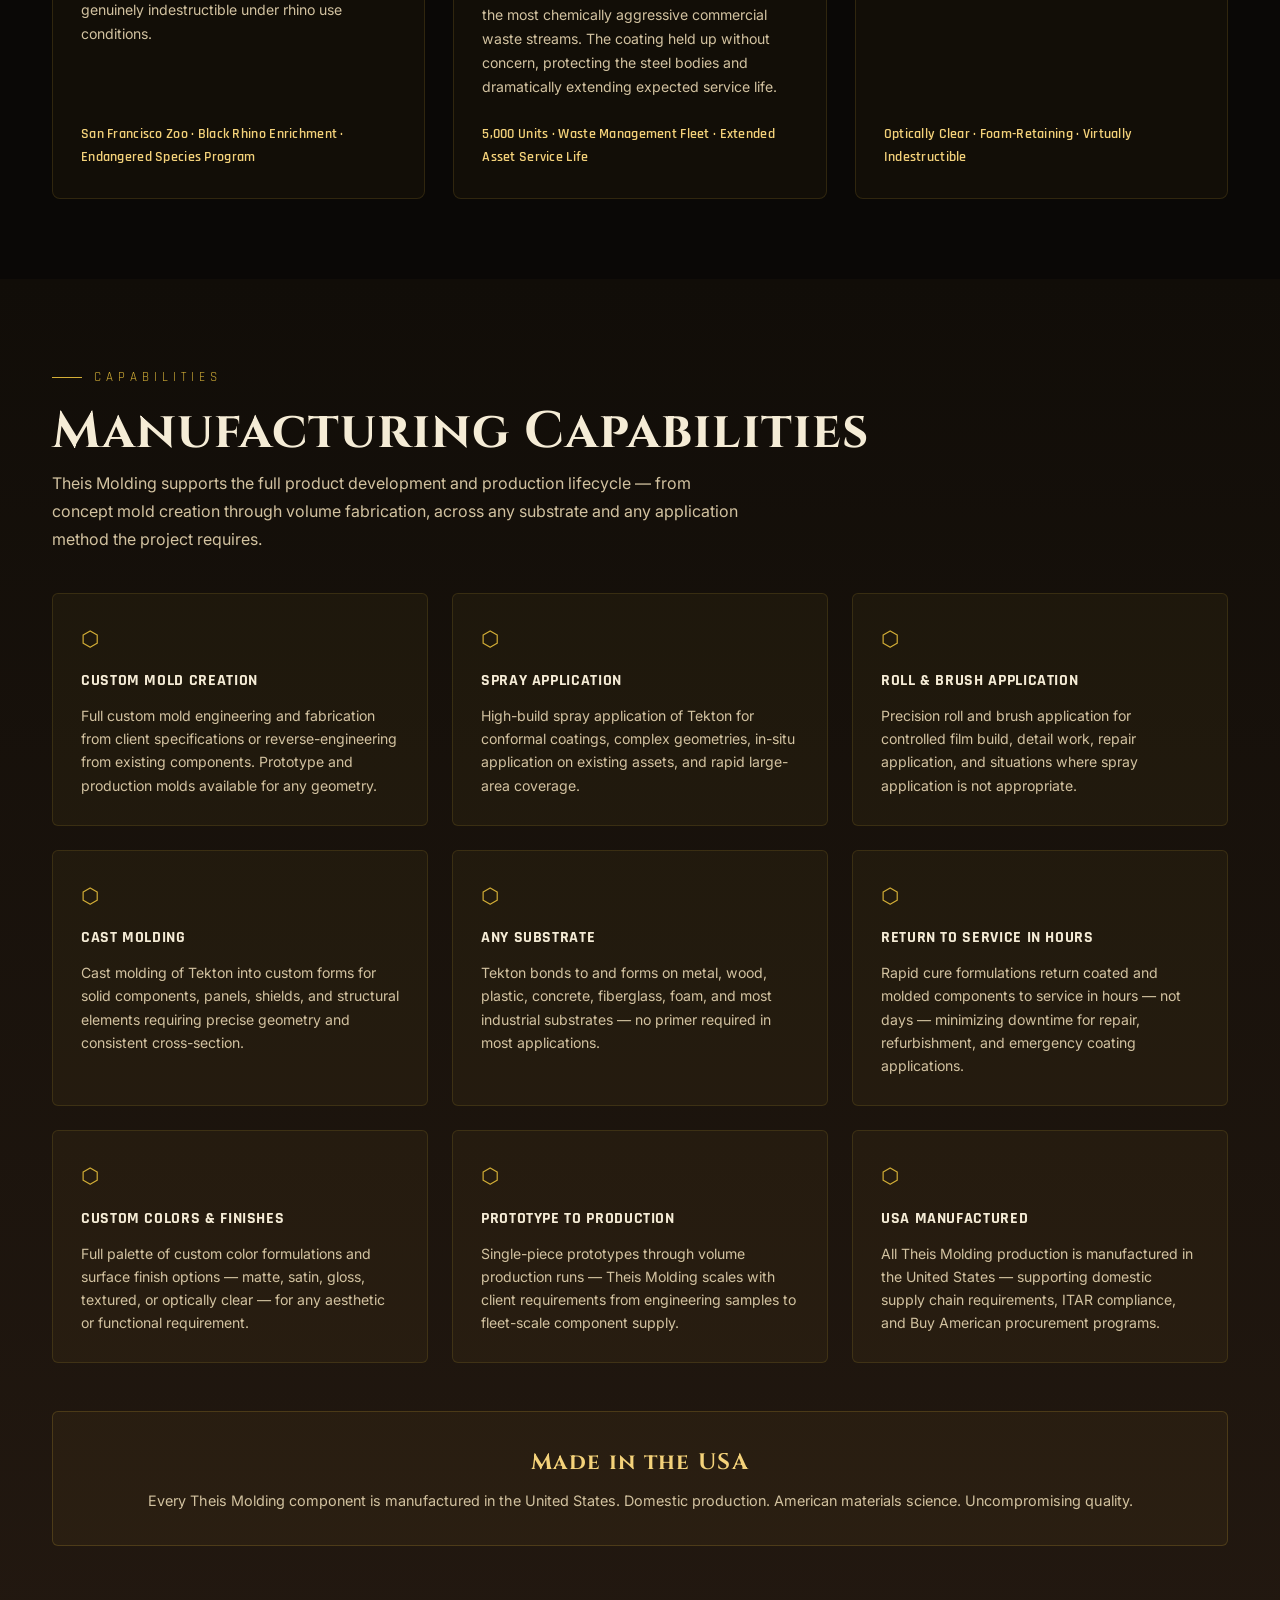
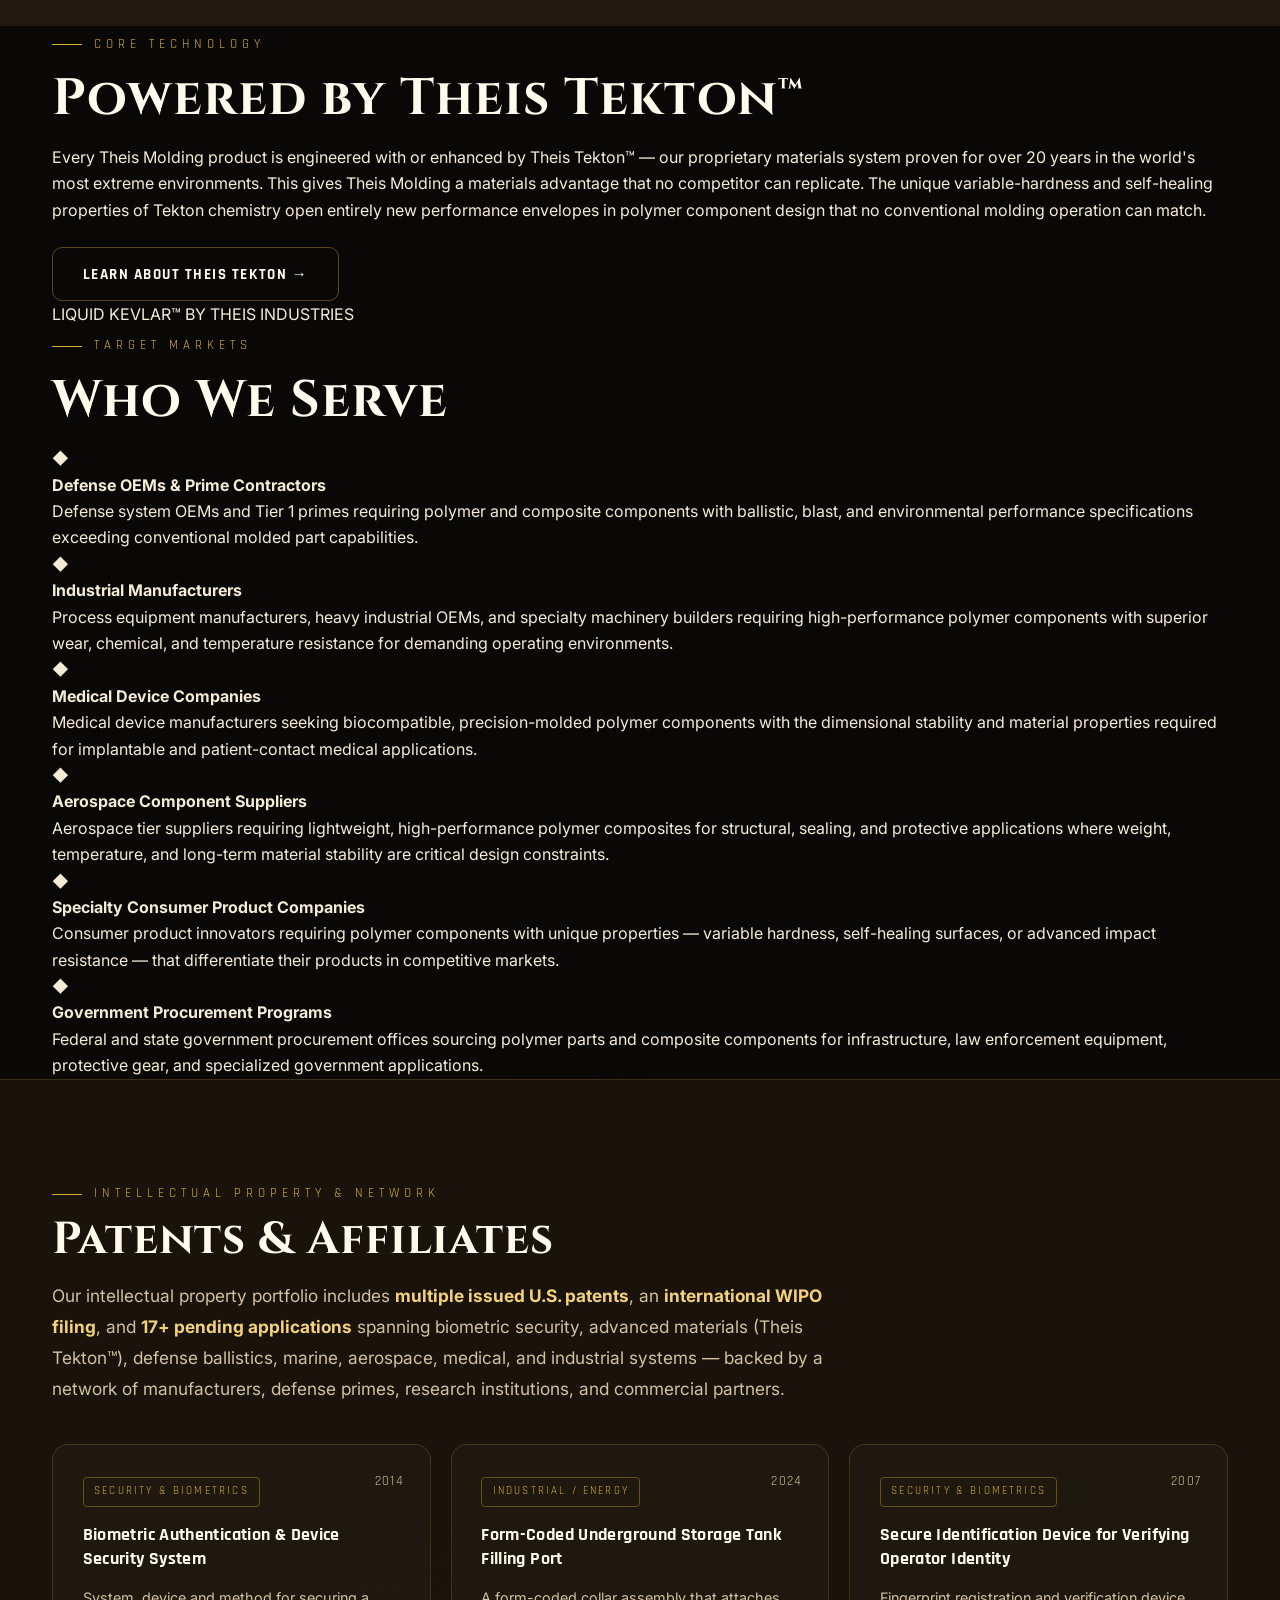
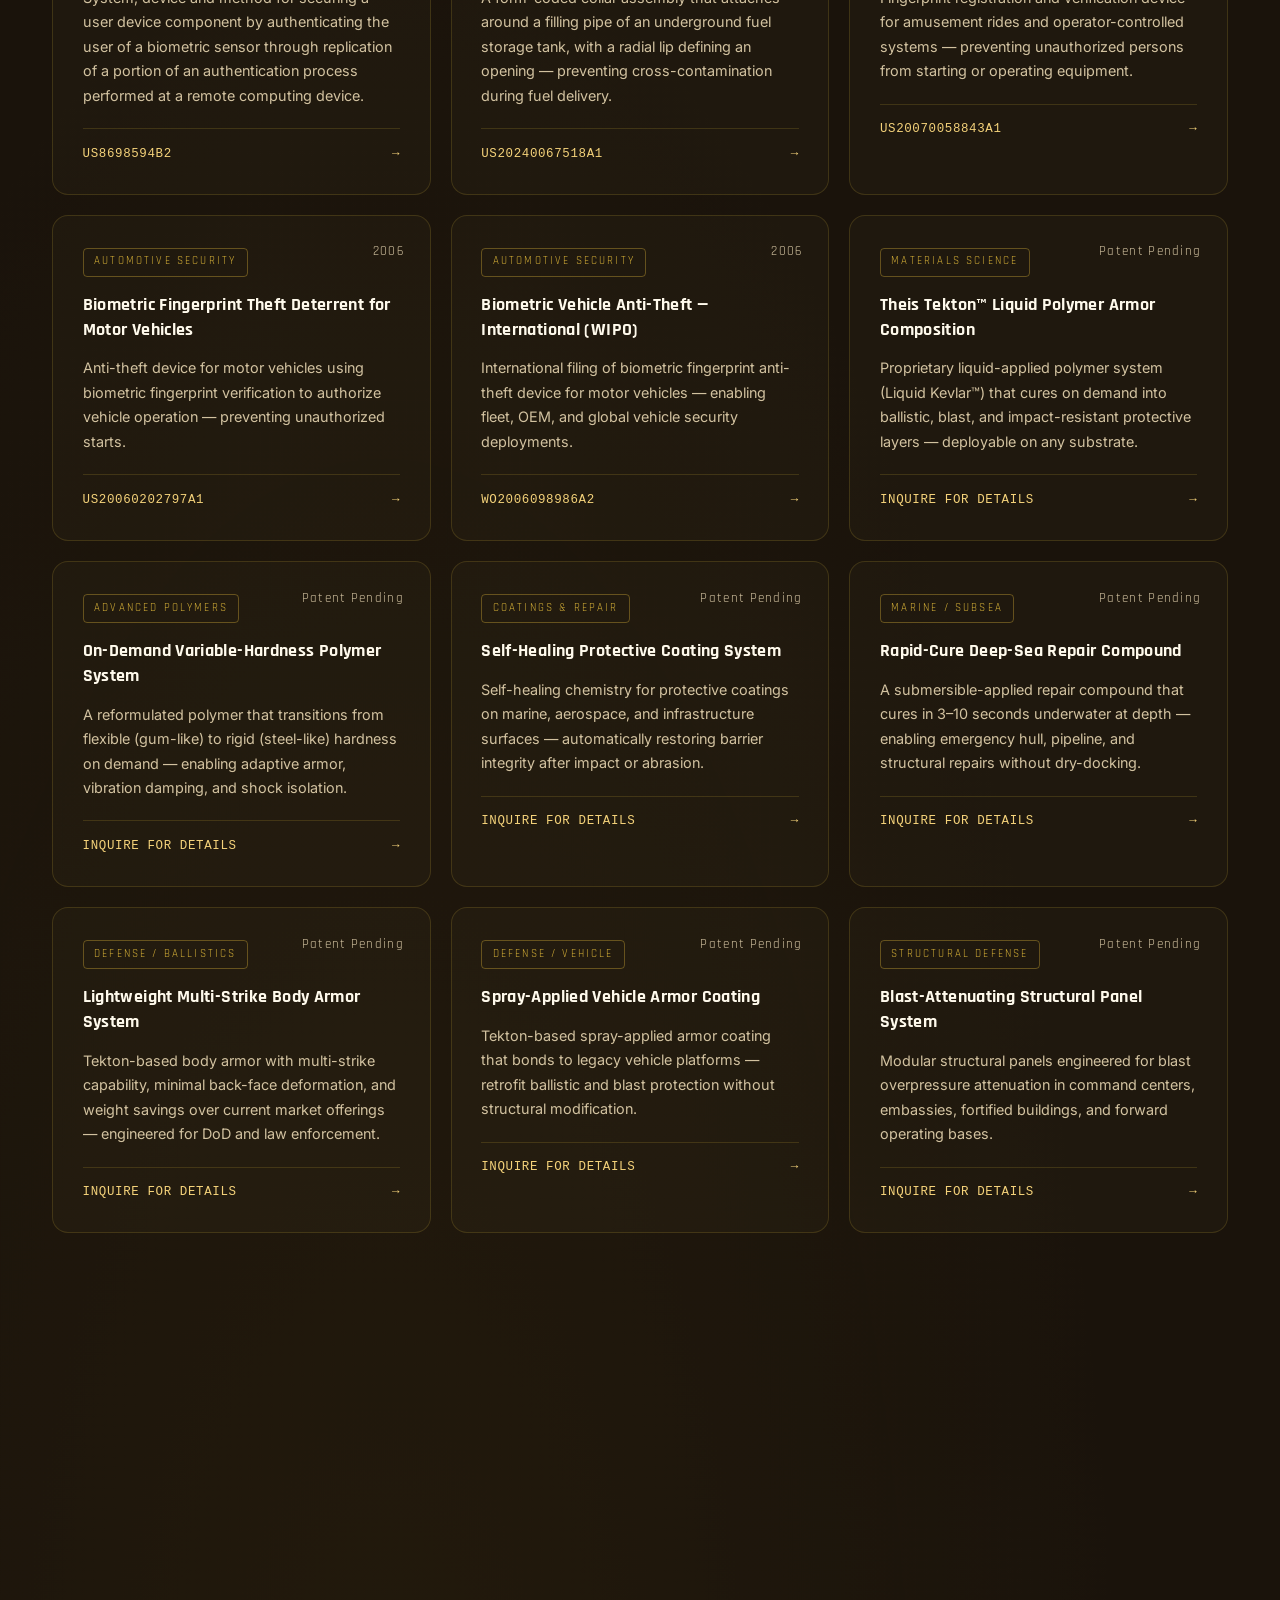
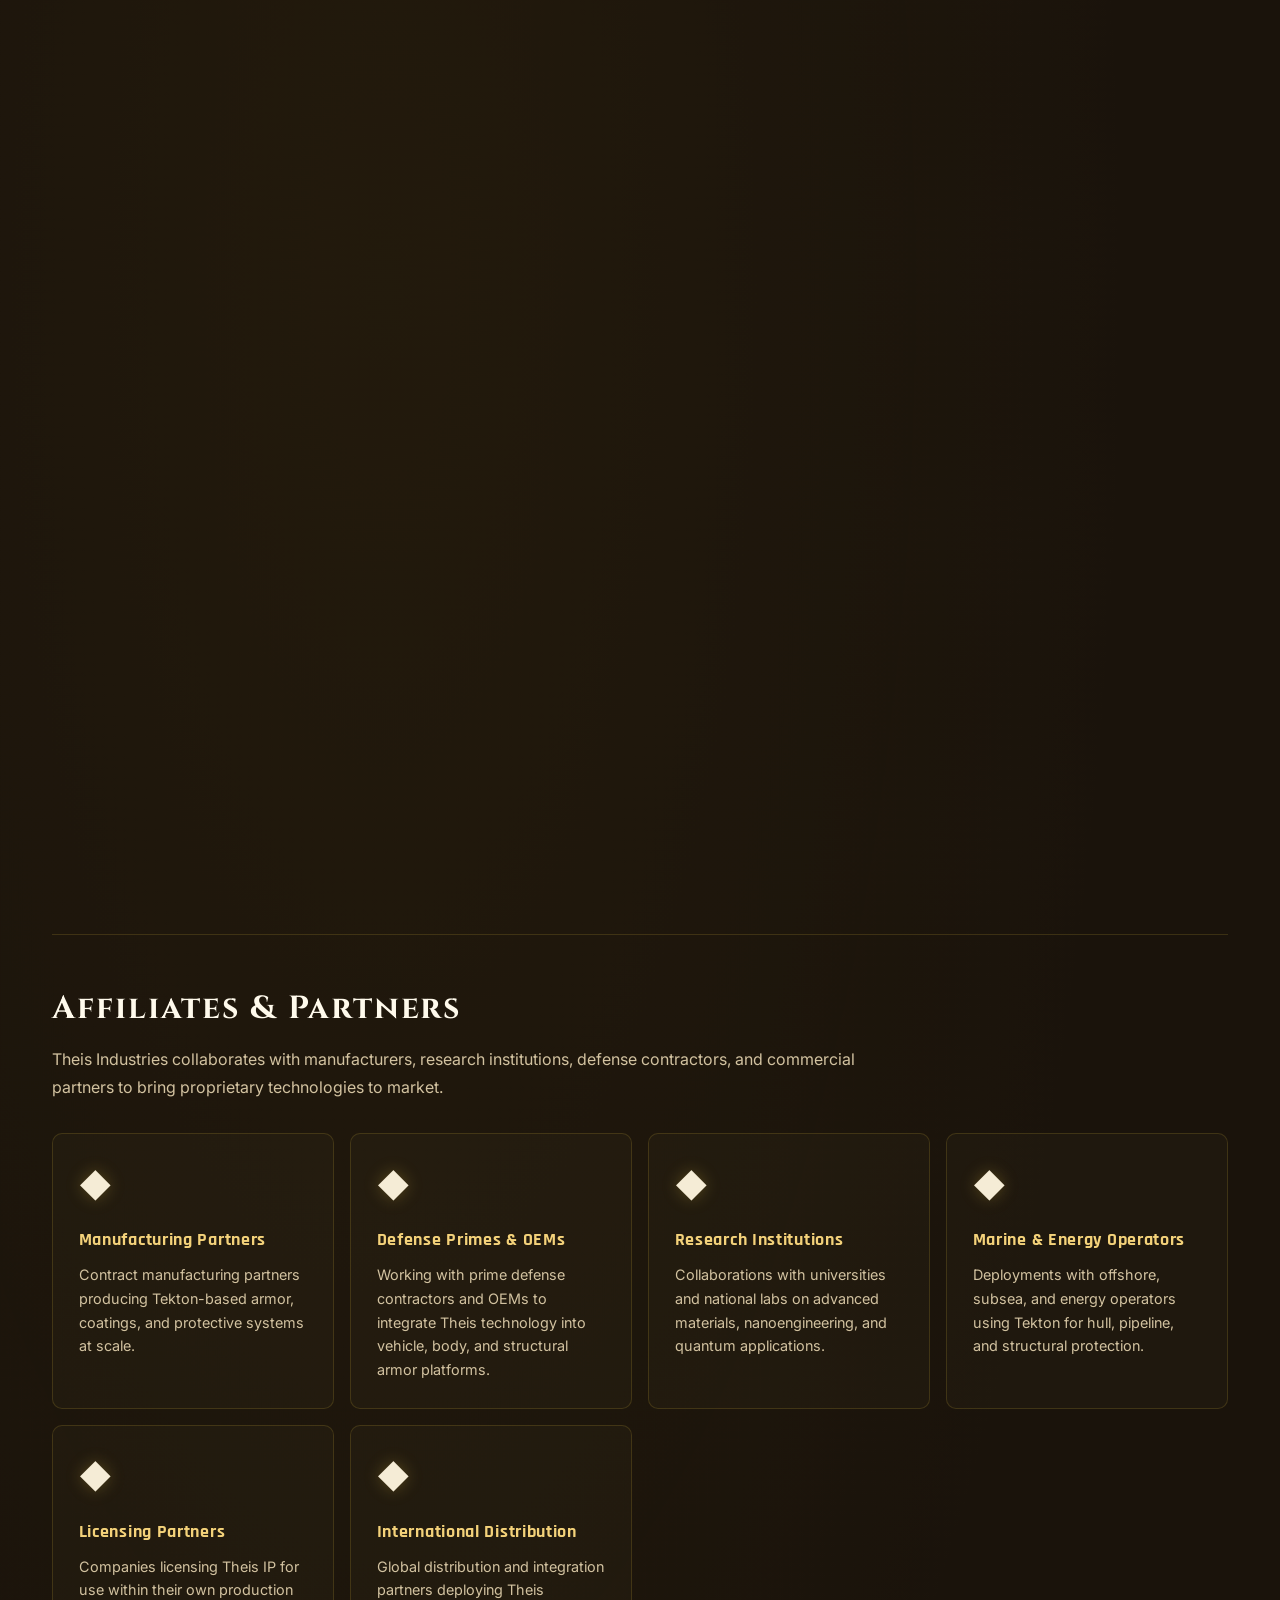
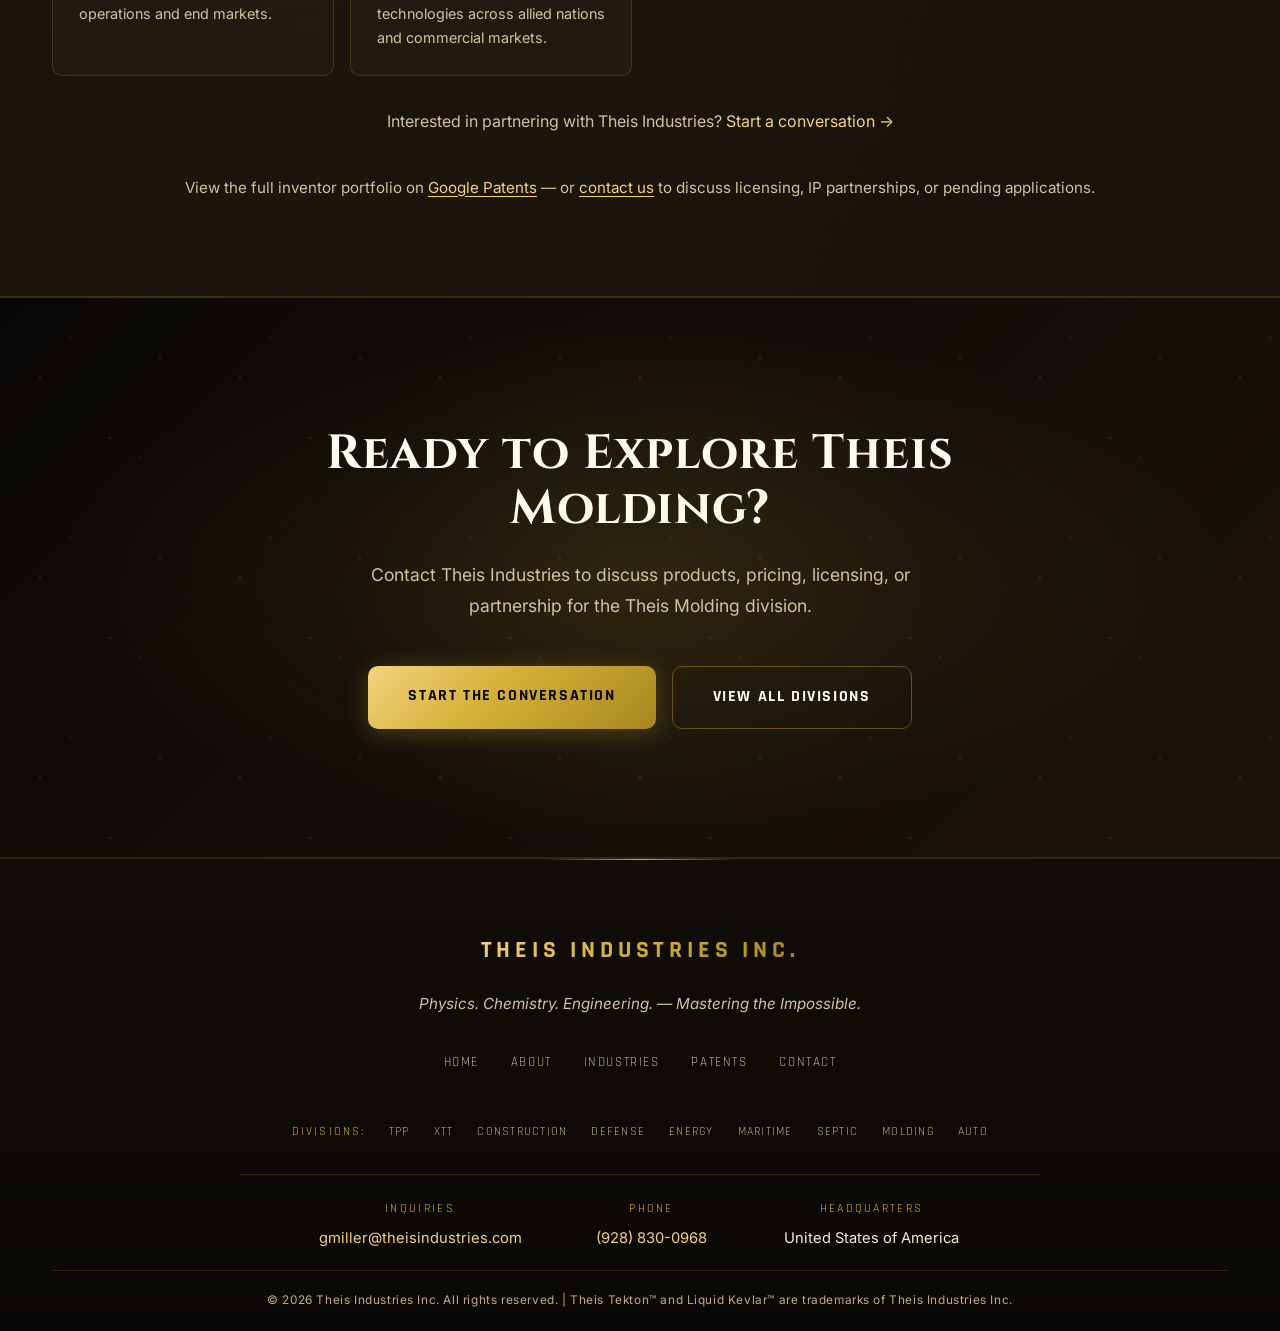
<file: molding.html>
<!DOCTYPE html>
<html lang="en">
<head>
  <meta charset="UTF-8" />
  <meta name="viewport" content="width=device-width, initial-scale=1.0" />
  <title>Theis Molding — Theis Industries Inc.</title>
  <meta name="description" content="Theis Molding delivers custom polymer molding, composite forming, and Tekton-enhanced compound manufacturing for defense, industrial, medical, and consumer applications." />
  <link rel="stylesheet" href="style.css" />
  <link rel="preconnect" href="https://fonts.googleapis.com">
  <link rel="preconnect" href="https://fonts.gstatic.com" crossorigin>
  <link href="https://fonts.googleapis.com/css2?family=Cinzel:wght@500;600;700&family=Rajdhani:wght@400;500;600;700&family=Inter:wght@300;400;500;600&display=swap" rel="stylesheet">
  <script src="icons.js" defer></script>
  <script src="main.js" defer></script>
  <style>
    /* ── Tekton Materials Science Section ── */
    .tekton-science-section {
      background: linear-gradient(180deg, #110d08 0%, #1a130b 100%);
      padding: 5rem 0;
    }
    .tekton-science-grid {
      display: grid;
      grid-template-columns: 1.1fr 0.9fr;
      gap: 3rem;
      align-items: start;
      margin-top: 2.5rem;
    }
    @media (max-width: 800px) { .tekton-science-grid { grid-template-columns: 1fr; } }
    .tekton-science-text p {
      font-family: 'Inter', sans-serif;
      color: #d2c2a0;
      font-size: 0.95rem;
      line-height: 1.78;
      margin: 0 0 1rem;
    }
    .tekton-properties {
      display: grid;
      grid-template-columns: 1fr 1fr;
      gap: 1rem;
    }
    @media (max-width: 500px) { .tekton-properties { grid-template-columns: 1fr; } }
    .tekton-prop {
      background: rgba(212,175,55,0.06);
      border: 1px solid rgba(212,175,55,0.15);
      border-radius: 6px;
      padding: 1.25rem 1.4rem;
    }
    .tekton-prop h4 {
      font-family: 'Rajdhani', sans-serif;
      font-size: 0.85rem;
      font-weight: 700;
      color: #d4af37;
      text-transform: uppercase;
      letter-spacing: 0.07em;
      margin: 0 0 0.35rem;
    }
    .tekton-prop p {
      font-family: 'Inter', sans-serif;
      font-size: 0.85rem;
      color: #d2c2a0;
      margin: 0;
      line-height: 1.6;
    }
    .application-methods {
      margin-top: 2rem;
      display: flex;
      flex-wrap: wrap;
      gap: 0.75rem;
    }
    .app-method-tag {
      background: rgba(212,175,55,0.08);
      border: 1px solid rgba(212,175,55,0.25);
      border-radius: 3px;
      padding: 0.35rem 1rem;
      font-family: 'Rajdhani', sans-serif;
      font-size: 0.8rem;
      font-weight: 700;
      color: #d4af37;
      text-transform: uppercase;
      letter-spacing: 0.08em;
    }

    /* ── Case Studies Grid ── */
    .molding-cases-section {
      background: #0a0806;
      padding: 5rem 0;
    }
    .molding-cases-grid {
      display: grid;
      grid-template-columns: repeat(3, 1fr);
      gap: 1.75rem;
      margin-top: 2.5rem;
    }
    @media (max-width: 1000px) { .molding-cases-grid { grid-template-columns: 1fr 1fr; } }
    @media (max-width: 640px) { .molding-cases-grid { grid-template-columns: 1fr; } }
    .molding-case {
      background: rgba(212,175,55,0.04);
      border: 1px solid rgba(212,175,55,0.15);
      border-radius: 8px;
      padding: 1.75rem;
      transition: background 0.3s, border-color 0.3s;
      display: flex;
      flex-direction: column;
    }
    .molding-case:hover {
      background: rgba(212,175,55,0.09);
      border-color: rgba(212,175,55,0.35);
    }
    .molding-case-img {
      margin: -1.75rem -1.75rem 1.25rem;
      height: 180px;
      overflow: hidden;
      border-bottom: 1px solid rgba(212,175,55,0.15);
    }
    .molding-case-img img {
      width: 100%; height: 100%;
      object-fit: cover; display: block;
      transition: transform 0.5s ease;
    }
    .molding-case:hover .molding-case-img img { transform: scale(1.05); }
    .molding-case-num {
      font-family: 'Cinzel', serif;
      font-size: 2rem;
      font-weight: 700;
      color: rgba(212,175,55,0.55);
      line-height: 1;
      margin-bottom: 0.5rem;
    }
    .molding-case-tag {
      font-family: 'Rajdhani', sans-serif;
      font-size: 0.68rem;
      font-weight: 700;
      letter-spacing: 0.12em;
      color: #f4d27a;
      text-transform: uppercase;
      margin-bottom: 0.6rem;
    }
    .molding-case h3 {
      font-family: 'Rajdhani', sans-serif;
      font-size: 1.1rem;
      font-weight: 700;
      color: #f5ecd6;
      margin: 0 0 0.85rem;
      text-transform: uppercase;
      letter-spacing: 0.04em;
      line-height: 1.3;
    }
    .molding-case p {
      font-family: 'Inter', sans-serif;
      font-size: 0.88rem;
      color: #d2c2a0;
      line-height: 1.7;
      margin: 0 0 0.75rem;
      flex: 1;
    }
    .molding-case blockquote {
      margin: 0.75rem 0 0;
      padding: 0.9rem 1.1rem;
      border-left: 3px solid #d4af37;
      background: rgba(212,175,55,0.05);
      border-radius: 0 4px 4px 0;
    }
    .molding-case blockquote p {
      font-size: 0.84rem;
      font-style: italic;
      color: #f5ecd6;
      margin: 0 0 0.35rem;
      flex: unset;
    }
    .molding-case blockquote cite {
      font-family: 'Rajdhani', sans-serif;
      font-size: 0.74rem;
      font-weight: 600;
      color: #d4af37;
      letter-spacing: 0.06em;
      text-transform: uppercase;
      font-style: normal;
    }
    .molding-case .case-highlight {
      margin-top: 0.75rem;
      font-family: 'Rajdhani', sans-serif;
      font-size: 0.9rem;
      font-weight: 600;
      color: #f4d27a;
      letter-spacing: 0.02em;
    }

    /* ── Manufacturing Capabilities ── */
    .mfg-capabilities-section {
      background: linear-gradient(180deg, #110d08 0%, #221810 100%);
      padding: 5rem 0;
    }
    .mfg-caps-grid {
      display: grid;
      grid-template-columns: repeat(3, 1fr);
      gap: 1.5rem;
      margin-top: 2.5rem;
    }
    @media (max-width: 900px) { .mfg-caps-grid { grid-template-columns: 1fr 1fr; } }
    @media (max-width: 580px) { .mfg-caps-grid { grid-template-columns: 1fr; } }
    .mfg-cap-card {
      background: rgba(212,175,55,0.05);
      border: 1px solid rgba(212,175,55,0.14);
      border-radius: 6px;
      padding: 1.75rem;
      transition: border-color 0.3s;
    }
    .mfg-cap-card:hover { border-color: rgba(212,175,55,0.35); }
    .mfg-cap-card .mfg-icon {
      font-size: 1.3rem;
      color: #d4af37;
      margin-bottom: 0.75rem;
      display: block;
    }
    .mfg-cap-card h4 {
      font-family: 'Rajdhani', sans-serif;
      font-size: 1rem;
      font-weight: 700;
      color: #f5ecd6;
      text-transform: uppercase;
      letter-spacing: 0.04em;
      margin: 0 0 0.6rem;
    }
    .mfg-cap-card p {
      font-family: 'Inter', sans-serif;
      font-size: 0.88rem;
      color: #d2c2a0;
      line-height: 1.65;
      margin: 0;
    }
    .mfg-usa-badge {
      margin-top: 3rem;
      text-align: center;
      padding: 2rem;
      background: rgba(212,175,55,0.05);
      border: 1px solid rgba(212,175,55,0.2);
      border-radius: 6px;
    }
    .mfg-usa-badge h3 {
      font-family: 'Cinzel', serif;
      font-size: 1.4rem;
      color: #f4d27a;
      margin: 0 0 0.5rem;
      letter-spacing: 0.06em;
    }
    .mfg-usa-badge p {
      font-family: 'Inter', sans-serif;
      font-size: 0.9rem;
      color: #d2c2a0;
      margin: 0;
    }
  </style>
</head>
<body>
  <div id="page-overlay"></div>
  <div id="cursor-dot"></div>

  <nav id="navbar">
    <div class="nav-inner">
      <a href="index.html" class="nav-logo">THEIS <span>INDUSTRIES</span></a>
      <ul class="nav-links" id="navLinks">
        <li><a href="index.html">Home</a></li>
        <li><a href="about.html">About</a></li>
        <li class="nav-dropdown">
          <a href="#" class="nav-dropdown-trigger">Divisions <span class="dropdown-arrow">▾</span></a>
          <ul class="dropdown-menu">
            <li><a href="tpp.html">Tekton Pole &amp; Pipe (TPP)</a></li>
            <li><a href="xtt.html">Xtreme Transport (XTT)</a></li>
            <li><a href="construction.html">Theis Construction</a></li>
            <li><a href="defense.html">Theis Defense (Alviz)</a></li>
            <li><a href="energy.html">Theis Energy</a></li>
            <li><a href="maritime.html">Theis Maritime</a></li>
            <li><a href="septic.html">Theis Septic</a></li>
            <li><a href="molding.html">Theis Molding</a></li>
            <li><a href="auto.html">Theis Auto</a></li>
          </ul>
        </li>
        <li><a href="industries.html">Industries</a></li>
        <li><a href="about.html#patents">Patents</a></li>
        <li><a href="contact.html" class="nav-cta">Contact Us</a></li>
      </ul>
      <div class="hamburger" onclick="toggleMenu()">&#9776;</div>
    </div>
  </nav>

  <!-- SPOKE HERO -->
  <section class="spoke-hero molding-hero" style="background: linear-gradient(135deg, rgba(10,8,6,0.88) 0%, rgba(17,13,8,0.75) 100%), url('https://images.stockcake.com/public/d/a/2/da2890b5-69c0-4234-9793-14041b8dbfca_large/light-through-darkness-stockcake.jpg') center/cover no-repeat;">
    <div class="container">
      <a href="index.html#divisions" class="spoke-back reveal">← All Divisions</a>
      <div class="spoke-eyebrow reveal">Theis Industries — Division</div>
      <h1 class="reveal">Theis Molding</h1>
      <p class="spoke-tagline reveal">Precision polymer forming powered by Theis Tekton™.</p>
      <div class="spoke-hero-btns">
        <a href="contact.html" class="btn-primary">Inquire About This Division</a>
        <a href="index.html#tekton" class="btn-secondary">Powered by Theis Tekton™</a>
      </div>
    </div>
    <div class="spoke-hero-bg"></div>
  </section>

  <!-- OVERVIEW -->
  <section class="spoke-overview">
    <div class="container">
      <div class="spoke-overview-grid">
        <div class="spoke-overview-text">
          <div class="section-label reveal">Overview</div>
          <h2 class="reveal">Custom Polymer Molding and Composite Forming</h2>
          <p class="reveal">Theis Molding delivers custom polymer molding, composite forming, and Tekton-enhanced compound manufacturing for defense, industrial, medical, and consumer applications. Our molding capabilities leverage the unique properties of Theis Tekton chemistry to produce parts and components that standard polymers simply cannot replicate — including variable-hardness components, self-healing parts, and ballistic-rated composites.</p>
          <p class="reveal">We serve OEMs, defense primes, industrial manufacturers, and specialty product companies requiring precision-engineered polymer components at any volume. From prototype to production, Theis Molding brings the full power of Tekton materials science to every component we form — delivering performance advantages that define the next generation of engineered polymer products.</p>
        </div>
        <div class="spoke-overview-stats">
          <div class="spoke-stat reveal">
            <span class="spoke-stat-val">Variable</span>
            <span class="spoke-stat-label">Hardness Capability</span>
          </div>
          <div class="spoke-stat reveal">
            <span class="spoke-stat-val">Multi</span>
            <span class="spoke-stat-label">Industry Applications</span>
          </div>
          <div class="spoke-stat reveal">
            <span class="spoke-stat-val">OEM</span>
            <span class="spoke-stat-label">&amp; Defense Prime Ready</span>
          </div>
        </div>
      </div>
    </div>
  </section>

  <!-- THEIS TEKTON MATERIALS SCIENCE -->
  <section class="tekton-science-section">
    <div class="container">
      <div class="section-label reveal">Materials Science</div>
      <h2 class="reveal" style="font-family:'Cinzel',serif;color:#f5ecd6;margin-bottom:1.5rem;">Theis Tekton as a Molding Material</h2>
      <div class="reveal" style="border-radius:14px;overflow:hidden;margin-bottom:2.5rem;position:relative;border:1px solid var(--border);">
        <img src="images/tekton-material-hero.png" alt="Theis Tekton molding material" style="width:100%;height:340px;object-fit:cover;display:block;">
        <p style="position:absolute;left:0;right:0;bottom:0;margin:0;background:linear-gradient(transparent,rgba(10,8,6,0.92));color:#f5ecd6;font-size:.9rem;letter-spacing:.04em;padding:3rem 1.5rem 1rem;">Theis Tekton — a fully formable engineering material, cast or sprayed into any geometry across the full durometer range.</p>
      </div>
      <div class="tekton-science-grid">
        <div class="tekton-science-text reveal">
          <p>Theis Tekton is not merely a coating — it is a fully formable engineering material that can be cast, sprayed, rolled, or brushed into virtually any geometry. This versatility makes Tekton the foundation of Theis Molding's capability to produce custom shapes, body panels, shields, housings, and structural enclosures that outperform every conventional material alternative.</p>
          <p>Tekton's most remarkable property as a molding material is its shape memory: components return to their original geometry after impact events that would permanently deform or shatter conventional polymer or metal parts. This was dramatically demonstrated when a Monster Truck body — manufactured and warranted by Theis for 3 years against scratches, dings, and dents — absorbed a complete end-over-end rollover and returned to its original shape when the truck was uprighted. Those same bodies remain intact more than 30 years later, with some still used in active shows.</p>
          <p>Tekton molded components are lighter and stronger than traditional materials across the full range of durometer settings — from flexible, rubber-like configurations through intermediate engineering polymer ranges to hard, rigid, high-impact-resistant formulations. This variable-hardness capability within a single chemistry system is unique in the industry.</p>
          <div class="application-methods">
            <span class="app-method-tag">Cast</span>
            <span class="app-method-tag">Spray Applied</span>
            <span class="app-method-tag">Roll Applied</span>
            <span class="app-method-tag">Brush Applied</span>
            <span class="app-method-tag">Custom Mold</span>
            <span class="app-method-tag">In-Situ Form</span>
          </div>
        </div>
        <div class="tekton-properties reveal">
          <div class="tekton-prop">
            <h4>Shape Memory</h4>
            <p>Returns to original geometry after major impact events — demonstrated in Monster Truck rollovers and ballistic impact testing</p>
          </div>
          <div class="tekton-prop">
            <h4>30+ Year Track Record</h4>
            <p>Monster Truck bodies fabricated by Theis with a 3-year warranty are still intact and in use over 30 years later</p>
          </div>
          <div class="tekton-prop">
            <h4>Variable Hardness</h4>
            <p>Single chemistry system formulated from gum-flexible to steel-rigid — designed for exact application requirements</p>
          </div>
          <div class="tekton-prop">
            <h4>Lighter &amp; Stronger</h4>
            <p>Mass and weight advantages over metal, fiberglass, and conventional engineering polymers at equivalent or superior strength</p>
          </div>
          <div class="tekton-prop">
            <h4>Any Substrate</h4>
            <p>Bonds to and forms on metal, wood, plastic, concrete, fiberglass, and most industrial substrates without primer</p>
          </div>
          <div class="tekton-prop">
            <h4>Custom Colors &amp; Finish</h4>
            <p>Full color and surface finish customization — components can be painted, clear-coated, or left natural finish</p>
          </div>
        </div>
      </div>
    </div>
  </section>

  <!-- PRODUCTS / SOLUTIONS -->
  <section class="spoke-products">
    <div class="container">
      <div class="section-label reveal">Products &amp; Solutions</div>
      <h2 class="reveal">What We Offer</h2>
      <div class="spoke-products-grid">
        <div class="spoke-product-card reveal">
          <h3>Tekton-Enhanced Polymer Parts</h3>
          <p>Custom molded parts incorporating Tekton polymer chemistry — delivering superior impact resistance, chemical compatibility, and service life compared to standard commodity polymer components across industrial and specialty applications.</p>
        </div>
        <div class="spoke-product-card reveal">
          <h3>Variable-Hardness Molded Components</h3>
          <p>Components engineered using Tekton's unique variable-hardness capability — transitioning from gum-like flexibility to steel-like rigidity on demand, enabling adaptive performance impossible with conventional single-durometer polymers.</p>
        </div>
        <div class="spoke-product-card reveal">
          <h3>Ballistic-Rated Composite Panels</h3>
          <p>Molded composite panels incorporating Tekton reinforcement for ballistic protection, blast attenuation, and structural applications — produced to NIJ and DoD specification requirements for defense and law enforcement customers.</p>
        </div>
        <div class="spoke-product-card reveal">
          <h3>Self-Healing Polymer Elements</h3>
          <p>Molded elements and sealing components incorporating Tekton's self-healing polymer chemistry — autonomously restoring barrier integrity and mechanical performance after impact, abrasion, or puncture without operator intervention.</p>
        </div>
        <div class="spoke-product-card reveal">
          <h3>Custom Industrial Moldings</h3>
          <p>High-performance molded parts for industrial equipment, process machinery, and specialty applications requiring chemical resistance, dimensional stability, and service life beyond what standard engineering thermoplastics can provide.</p>
        </div>
        <div class="spoke-product-card reveal">
          <h3>Defense Component Manufacturing</h3>
          <p>ITAR-aware defense component production for DoD programs and prime contractor supply chains — polymer parts, composite subassemblies, and Tekton-enhanced components meeting military specification and quality requirements.</p>
        </div>
      </div>
    </div>
  </section>

  <!-- CASE STUDIES -->
  <section class="molding-cases-section">
    <div class="container">
      <div class="section-label reveal">Proven Performance</div>
      <h2 class="reveal" style="font-family:'Cinzel',serif;color:#f5ecd6;margin-bottom:0.5rem;">Case Studies</h2>
      <p class="reveal" style="font-family:'Inter',sans-serif;color:#d2c2a0;max-width:720px;line-height:1.75;margin-bottom:0;">Theis Molding has delivered to some of the world's most demanding — and unusual — clients. From Hollywood to NASCAR, from the Pentagon to the San Francisco Zoo, Tekton-molded components have proven their capabilities where it counts most.</p>
      <div class="molding-cases-grid">

        <!-- Batman -->
        <div class="molding-case reveal">
          <div class="molding-case-img"><img src="images/tech-carbon-fiber-doc.jpg" alt="Tekton molded armor material"></div>
          <div class="molding-case-num">01</div>
          <div class="molding-case-tag">Defense / Entertainment</div>
          <h3>Batman: Dark Knight Rises — Suit Mold</h3>
          <p>The mold for the Batman suit worn in The Dark Knight Rises was produced at the Theis Industries laboratory in Redondo Beach, California and delivered to the Howard Hughes film set in Playa del Rey, CA. The suit's actual material capabilities — the genuine defensive properties of Tekton-molded armor — far exceeded what was portrayed on screen during the film's premiere. The material's true performance characteristics are well above what the entertainment presentation suggested.</p>
          <div class="case-highlight">Theis Industries, Redondo Beach, CA · Howard Hughes Lab Set, Playa del Rey, CA</div>
        </div>

        <!-- Monster Trucks -->
        <div class="molding-case reveal">
          <div class="molding-case-img"><img src="images/theis-monster-truck.png" alt="Tekton-molded monster truck body"></div>
          <div class="molding-case-num">02</div>
          <div class="molding-case-tag">Motorsport / Entertainment</div>
          <h3>Monster Truck Bodies — Iron Outlaw &amp; Grave Digger</h3>
          <p>Theis Industries created the molds for multiple monster truck bodies, fabricated the finished bodies, and backed them with a 3-year warranty against scratches, dings, and dents. Thirty years later, all bodies remain intact — and some are still used in active shows. After a complete end-over-end rollover, the body returned to its original shape when the truck was righted.</p>
          <blockquote>
            <p>"...the truck rolled end over end... I was sore, the frame was crushed, and when they turned my truck over, the body popped back into its original shape... If this was our old body we would have been picking it up with a leaf rake!"</p>
            <cite>— Nick Owens, Iron Outlaw</cite>
          </blockquote>
          <blockquote>
            <p>"I always say the only thing that wins out here is dirt. I stand corrected. Theis beat the dirt."</p>
            <cite>— Dennis Anderson, Grave Digger</cite>
          </blockquote>
        </div>

        <!-- NASCAR -->
        <div class="molding-case reveal">
          <div class="molding-case-img"><img src="images/auto-nascar-dupont.jpg" alt="NASCAR deflection shields"></div>
          <div class="molding-case-num">03</div>
          <div class="molding-case-tag">Motorsport Safety</div>
          <h3>NASCAR — 470 Deflection Shields</h3>
          <p>Theis manufactured 470 yellow, high-impact resistant deflection shields (front fascia) for the NASCAR safety program. Required on every car in the race. Material was tested in a centrifuge spinning at approximately 40,000 RPM — a 6-inch iron peg was placed in the path of the spinning material. Theis Tekton deformed but remained intact, performing exactly as intended. Shields withstand crash impact forces approaching 440 mph.</p>
          <div class="case-highlight">470 Units · 40,000 RPM Impact Test · Mandatory on Every NASCAR</div>
        </div>

        <!-- Foober Rhino Toy -->
        <div class="molding-case reveal">
          <div class="molding-case-num">04</div>
          <div class="molding-case-tag">Zoological / Specialty</div>
          <h3>Foober Rhino Toy — San Francisco Zoo</h3>
          <p>The San Francisco Zoo commissioned Theis Industries to design and fabricate an indestructible enrichment toy for the zoo's Black Rhino population — an endangered species requiring robust, challenging, and safe stimulation that conventional materials could not survive. Theis brought survival training and deep knowledge of animal behavior to the design process — engineering for the specific sensory triggers of the Black Rhino: smell, texture, and challenging weight distribution. The final coating incorporated rat feces as an extract to optimize rhino engagement with the object. The Tekton construction made it genuinely indestructible under rhino use conditions.</p>
          <div class="case-highlight">San Francisco Zoo · Black Rhino Enrichment · Endangered Species Program</div>
        </div>

        <!-- Dumpsters -->
        <div class="molding-case reveal">
          <div class="molding-case-img"><img src="images/construction-container-storage.jpg" alt="Industrial fleet container bodies"></div>
          <div class="molding-case-num">05</div>
          <div class="molding-case-tag">Industrial / Fleet</div>
          <h3>Waste Management — 5,000 Dumpster Bodies</h3>
          <p>Waste Management engaged Theis Industries to coat 5,000 commercial dumpster bodies with Theis Tekton to address leaking and unsightly mess from decomposing waste. Tekton fully sealed each dumpster, including complete resistance to the highly corrosive nature of decomposing milk and organic waste — among the most chemically aggressive commercial waste streams. The coating held up without concern, protecting the steel bodies and dramatically extending expected service life.</p>
          <div class="case-highlight">5,000 Units · Waste Management Fleet · Extended Asset Service Life</div>
        </div>

        <!-- Beer Mugs -->
        <div class="molding-case reveal">
          <div class="molding-case-num">06</div>
          <div class="molding-case-tag">Consumer / Specialty</div>
          <h3>Custom Beer Mugs — Australian Bar</h3>
          <p>An Australian bar owner approached Theis Industries with an unusual requirement: virtually indestructible beer mugs that maintained the experience of drinking from glass — optically clear, with proper foam retention — while surviving the kind of abuse that shatters conventional glassware. Theis produced custom optically clear Tekton mugs that maintained beer foam in ways plastic alternatives could not replicate, and proved effectively indestructible under normal — and abnormal — bar use. The bar's patrons could throw glasses to their hearts' content.</p>
          <div class="case-highlight">Optically Clear · Foam-Retaining · Virtually Indestructible</div>
        </div>

      </div>
    </div>
  </section>

  <!-- MANUFACTURING CAPABILITIES -->
  <section class="mfg-capabilities-section">
    <div class="container">
      <div class="section-label reveal">Capabilities</div>
      <h2 class="reveal" style="font-family:'Cinzel',serif;color:#f5ecd6;margin-bottom:0.5rem;">Manufacturing Capabilities</h2>
      <p class="reveal" style="font-family:'Inter',sans-serif;color:#d2c2a0;max-width:700px;line-height:1.75;margin-bottom:0;">Theis Molding supports the full product development and production lifecycle — from concept mold creation through volume fabrication, across any substrate and any application method the project requires.</p>
      <div class="mfg-caps-grid">
        <div class="mfg-cap-card reveal">
          <span class="mfg-icon">⬡</span>
          <h4>Custom Mold Creation</h4>
          <p>Full custom mold engineering and fabrication from client specifications or reverse-engineering from existing components. Prototype and production molds available for any geometry.</p>
        </div>
        <div class="mfg-cap-card reveal">
          <span class="mfg-icon">⬡</span>
          <h4>Spray Application</h4>
          <p>High-build spray application of Tekton for conformal coatings, complex geometries, in-situ application on existing assets, and rapid large-area coverage.</p>
        </div>
        <div class="mfg-cap-card reveal">
          <span class="mfg-icon">⬡</span>
          <h4>Roll &amp; Brush Application</h4>
          <p>Precision roll and brush application for controlled film build, detail work, repair application, and situations where spray application is not appropriate.</p>
        </div>
        <div class="mfg-cap-card reveal">
          <span class="mfg-icon">⬡</span>
          <h4>Cast Molding</h4>
          <p>Cast molding of Tekton into custom forms for solid components, panels, shields, and structural elements requiring precise geometry and consistent cross-section.</p>
        </div>
        <div class="mfg-cap-card reveal">
          <span class="mfg-icon">⬡</span>
          <h4>Any Substrate</h4>
          <p>Tekton bonds to and forms on metal, wood, plastic, concrete, fiberglass, foam, and most industrial substrates — no primer required in most applications.</p>
        </div>
        <div class="mfg-cap-card reveal">
          <span class="mfg-icon">⬡</span>
          <h4>Return to Service in Hours</h4>
          <p>Rapid cure formulations return coated and molded components to service in hours — not days — minimizing downtime for repair, refurbishment, and emergency coating applications.</p>
        </div>
        <div class="mfg-cap-card reveal">
          <span class="mfg-icon">⬡</span>
          <h4>Custom Colors &amp; Finishes</h4>
          <p>Full palette of custom color formulations and surface finish options — matte, satin, gloss, textured, or optically clear — for any aesthetic or functional requirement.</p>
        </div>
        <div class="mfg-cap-card reveal">
          <span class="mfg-icon">⬡</span>
          <h4>Prototype to Production</h4>
          <p>Single-piece prototypes through volume production runs — Theis Molding scales with client requirements from engineering samples to fleet-scale component supply.</p>
        </div>
        <div class="mfg-cap-card reveal">
          <span class="mfg-icon">⬡</span>
          <h4>USA Manufactured</h4>
          <p>All Theis Molding production is manufactured in the United States — supporting domestic supply chain requirements, ITAR compliance, and Buy American procurement programs.</p>
        </div>
      </div>
      <div class="mfg-usa-badge reveal">
        <h3>Made in the USA</h3>
        <p>Every Theis Molding component is manufactured in the United States. Domestic production. American materials science. Uncompromising quality.</p>
      </div>
    </div>
  </section>

  <!-- TEKTON ADVANTAGE -->
  <section class="spoke-tekton">
    <div class="container spoke-tekton-inner">
      <div class="reveal">
        <div class="section-label">Core Technology</div>
        <h2>Powered by Theis Tekton™</h2>
        <p>Every Theis Molding product is engineered with or enhanced by Theis Tekton™ — our proprietary materials system proven for over 20 years in the world's most extreme environments. This gives Theis Molding a materials advantage that no competitor can replicate. The unique variable-hardness and self-healing properties of Tekton chemistry open entirely new performance envelopes in polymer component design that no conventional molding operation can match.</p>
        <a href="index.html#tekton" class="btn-secondary" style="display:inline-block;margin-top:1.5rem;">Learn About Theis Tekton →</a>
      </div>
      <div class="tekton-badge-sm reveal">
        <span>LIQUID</span>
        <span class="big">KEVLAR&#8482;</span>
        <span>BY THEIS INDUSTRIES</span>
      </div>
    </div>
  </section>

  <!-- MARKETS / APPLICATIONS -->
  <section class="spoke-markets">
    <div class="container">
      <div class="section-label reveal">Target Markets</div>
      <h2 class="reveal">Who We Serve</h2>
      <div class="spoke-markets-list">
        <div class="spoke-market-item reveal">
          <span class="spoke-market-icon">◆</span>
          <div>
            <h4>Defense OEMs &amp; Prime Contractors</h4>
            <p>Defense system OEMs and Tier 1 primes requiring polymer and composite components with ballistic, blast, and environmental performance specifications exceeding conventional molded part capabilities.</p>
          </div>
        </div>
        <div class="spoke-market-item reveal">
          <span class="spoke-market-icon">◆</span>
          <div>
            <h4>Industrial Manufacturers</h4>
            <p>Process equipment manufacturers, heavy industrial OEMs, and specialty machinery builders requiring high-performance polymer components with superior wear, chemical, and temperature resistance for demanding operating environments.</p>
          </div>
        </div>
        <div class="spoke-market-item reveal">
          <span class="spoke-market-icon">◆</span>
          <div>
            <h4>Medical Device Companies</h4>
            <p>Medical device manufacturers seeking biocompatible, precision-molded polymer components with the dimensional stability and material properties required for implantable and patient-contact medical applications.</p>
          </div>
        </div>
        <div class="spoke-market-item reveal">
          <span class="spoke-market-icon">◆</span>
          <div>
            <h4>Aerospace Component Suppliers</h4>
            <p>Aerospace tier suppliers requiring lightweight, high-performance polymer composites for structural, sealing, and protective applications where weight, temperature, and long-term material stability are critical design constraints.</p>
          </div>
        </div>
        <div class="spoke-market-item reveal">
          <span class="spoke-market-icon">◆</span>
          <div>
            <h4>Specialty Consumer Product Companies</h4>
            <p>Consumer product innovators requiring polymer components with unique properties — variable hardness, self-healing surfaces, or advanced impact resistance — that differentiate their products in competitive markets.</p>
          </div>
        </div>
        <div class="spoke-market-item reveal">
          <span class="spoke-market-icon">◆</span>
          <div>
            <h4>Government Procurement Programs</h4>
            <p>Federal and state government procurement offices sourcing polymer parts and composite components for infrastructure, law enforcement equipment, protective gear, and specialized government applications.</p>
          </div>
        </div>
      </div>
    </div>
  </section>

  <!-- CTA -->
  <section id="cta">
    <div class="container cta-inner">
      <h2 class="reveal">Ready to Explore Theis Molding?</h2>
      <p class="reveal">Contact Theis Industries to discuss products, pricing, licensing, or partnership for the Theis Molding division.</p>
      <div style="display:flex;gap:1rem;justify-content:center;flex-wrap:wrap;">
        <a href="contact.html" class="btn-primary btn-large">Start the Conversation</a>
        <a href="index.html#divisions" class="btn-secondary btn-large">View All Divisions</a>
      </div>
    </div>
  </section>

  <footer>
    <div class="container footer-inner">
      <div class="footer-brand">THEIS INDUSTRIES INC.</div>
      <p class="footer-tag">Physics. Chemistry. Engineering. — Mastering the Impossible.</p>
      <nav class="footer-nav">
        <a href="index.html">Home</a>
        <a href="about.html">About</a>
        <a href="industries.html">Industries</a>
        <a href="about.html#patents">Patents</a>
        <a href="contact.html">Contact</a>
      </nav>
      <div class="footer-divisions">
        <span class="footer-div-label">Divisions:</span>
        <a href="tpp.html">TPP</a>
        <a href="xtt.html">XTT</a>
        <a href="construction.html">Construction</a>
        <a href="defense.html">Defense</a>
        <a href="energy.html">Energy</a>
        <a href="maritime.html">Maritime</a>
        <a href="septic.html">Septic</a>
        <a href="molding.html">Molding</a>
        <a href="auto.html">Auto</a>
      </div>
      <div class="footer-contact">
        <div><span class="label">Inquiries</span><span class="value"><a href="mailto:gmiller@theisindustries.com">gmiller@theisindustries.com</a></span></div>
        <div><span class="label">Phone</span><span class="value"><a href="tel:9288300968">(928) 830-0968</a></span></div>
        <div><span class="label">Headquarters</span><span class="value">United States of America</span></div>
      </div>
      <p class="footer-copy">&copy; 2026 Theis Industries Inc. All rights reserved. | Theis Tekton™ and Liquid Kevlar™ are trademarks of Theis Industries Inc.</p>
    </div>
  </footer>
</body>
</html>
</file>
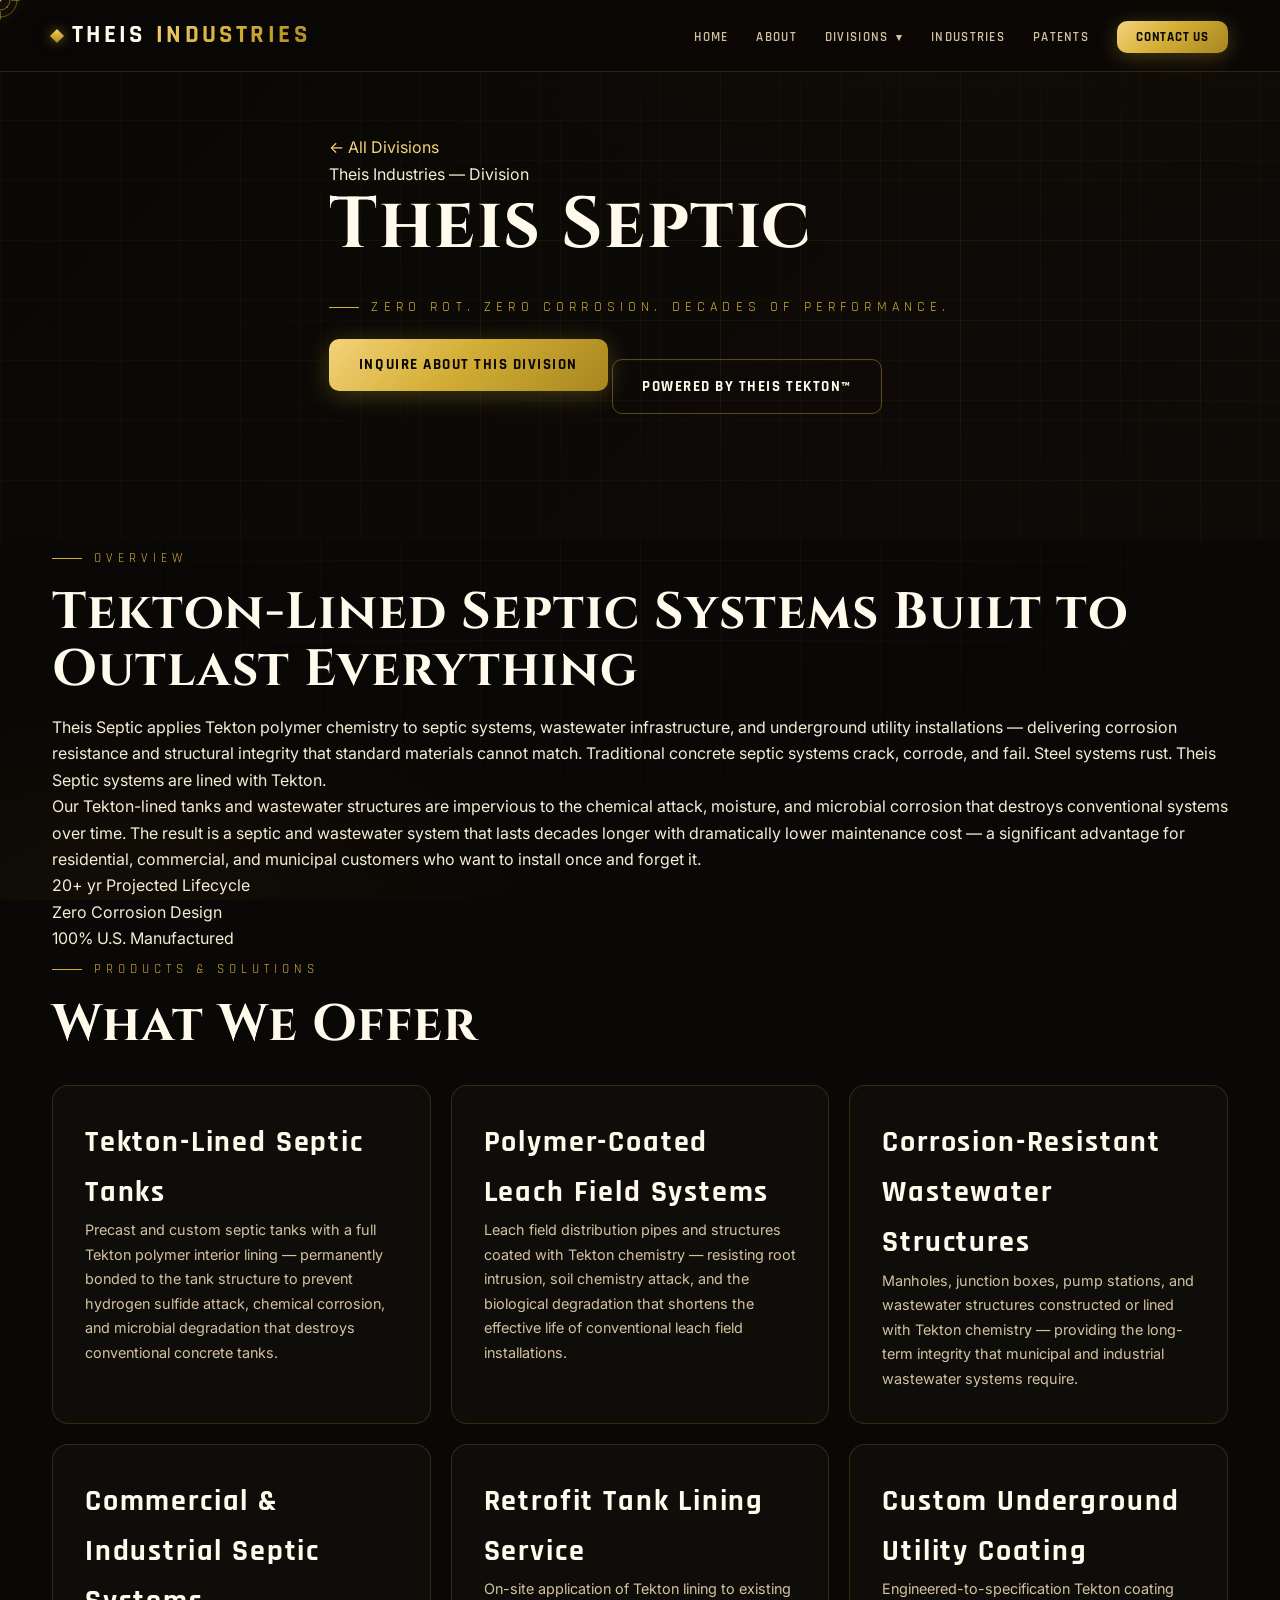
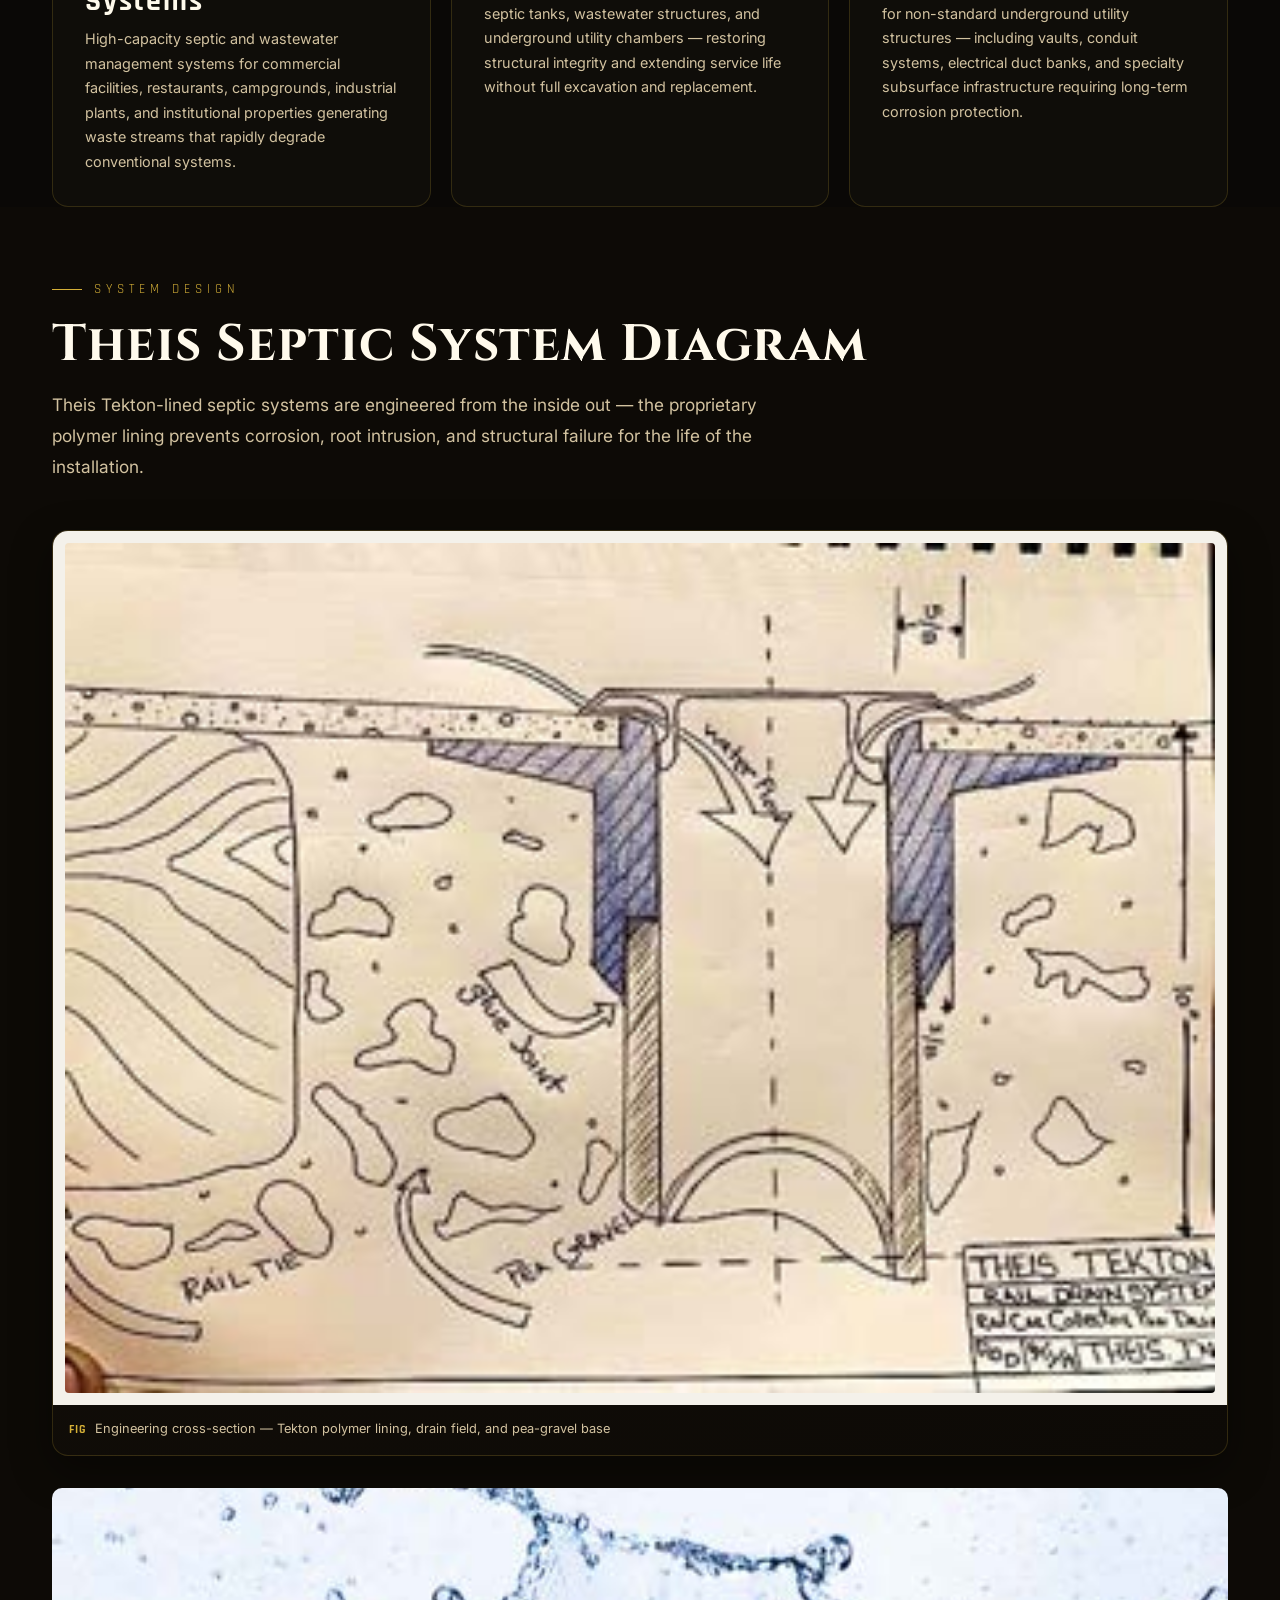
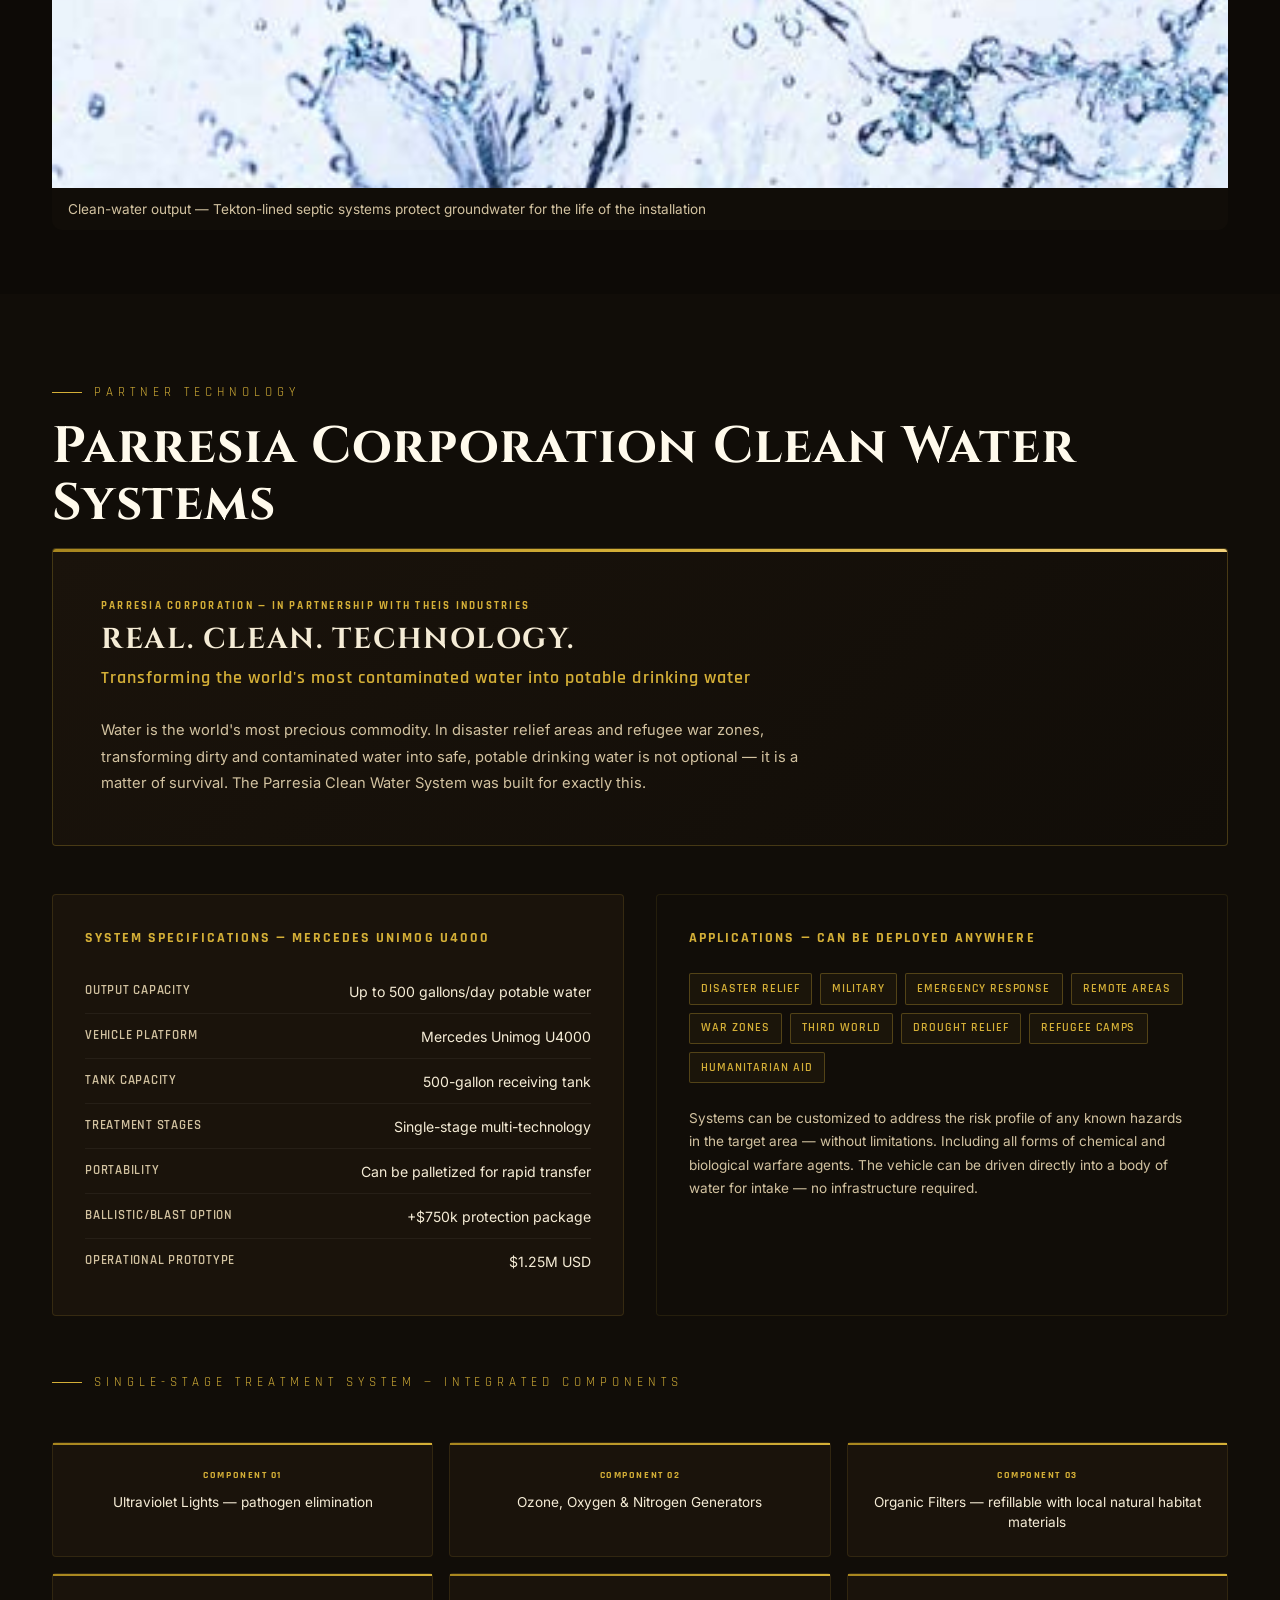
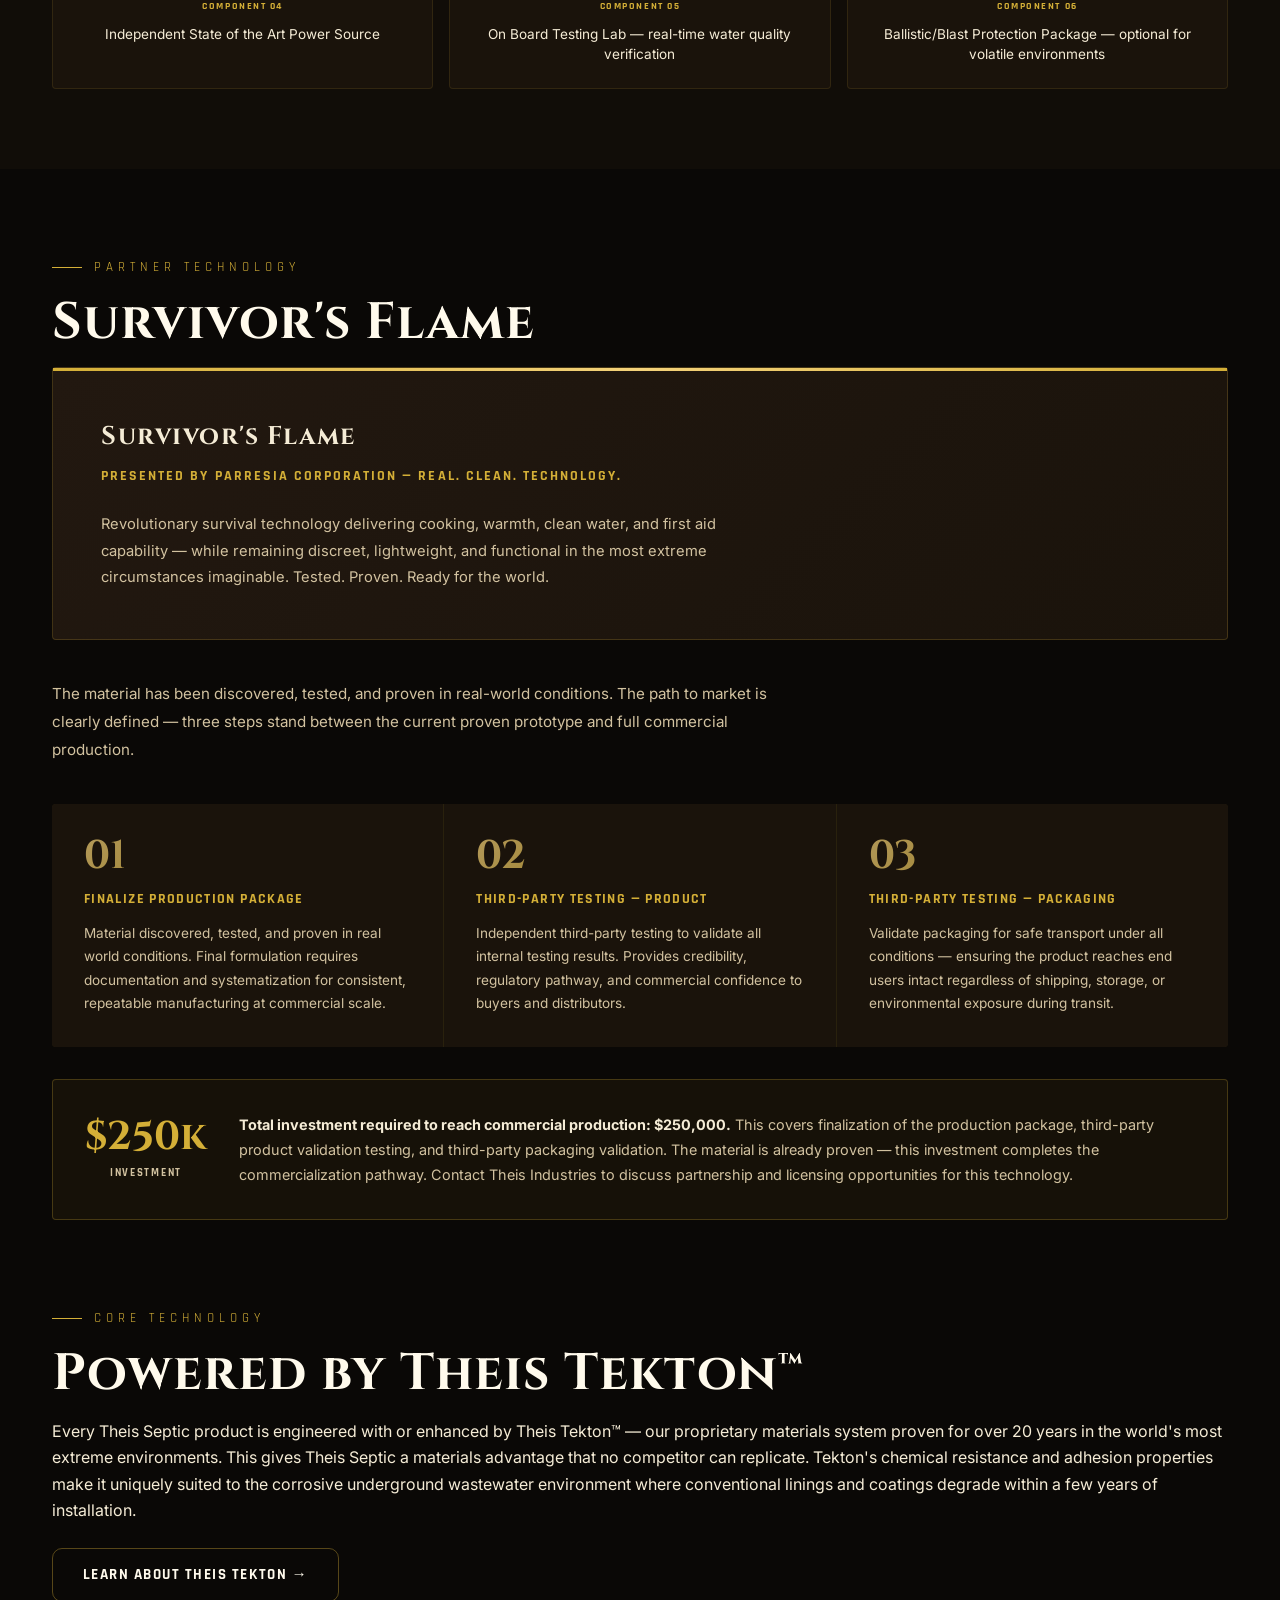
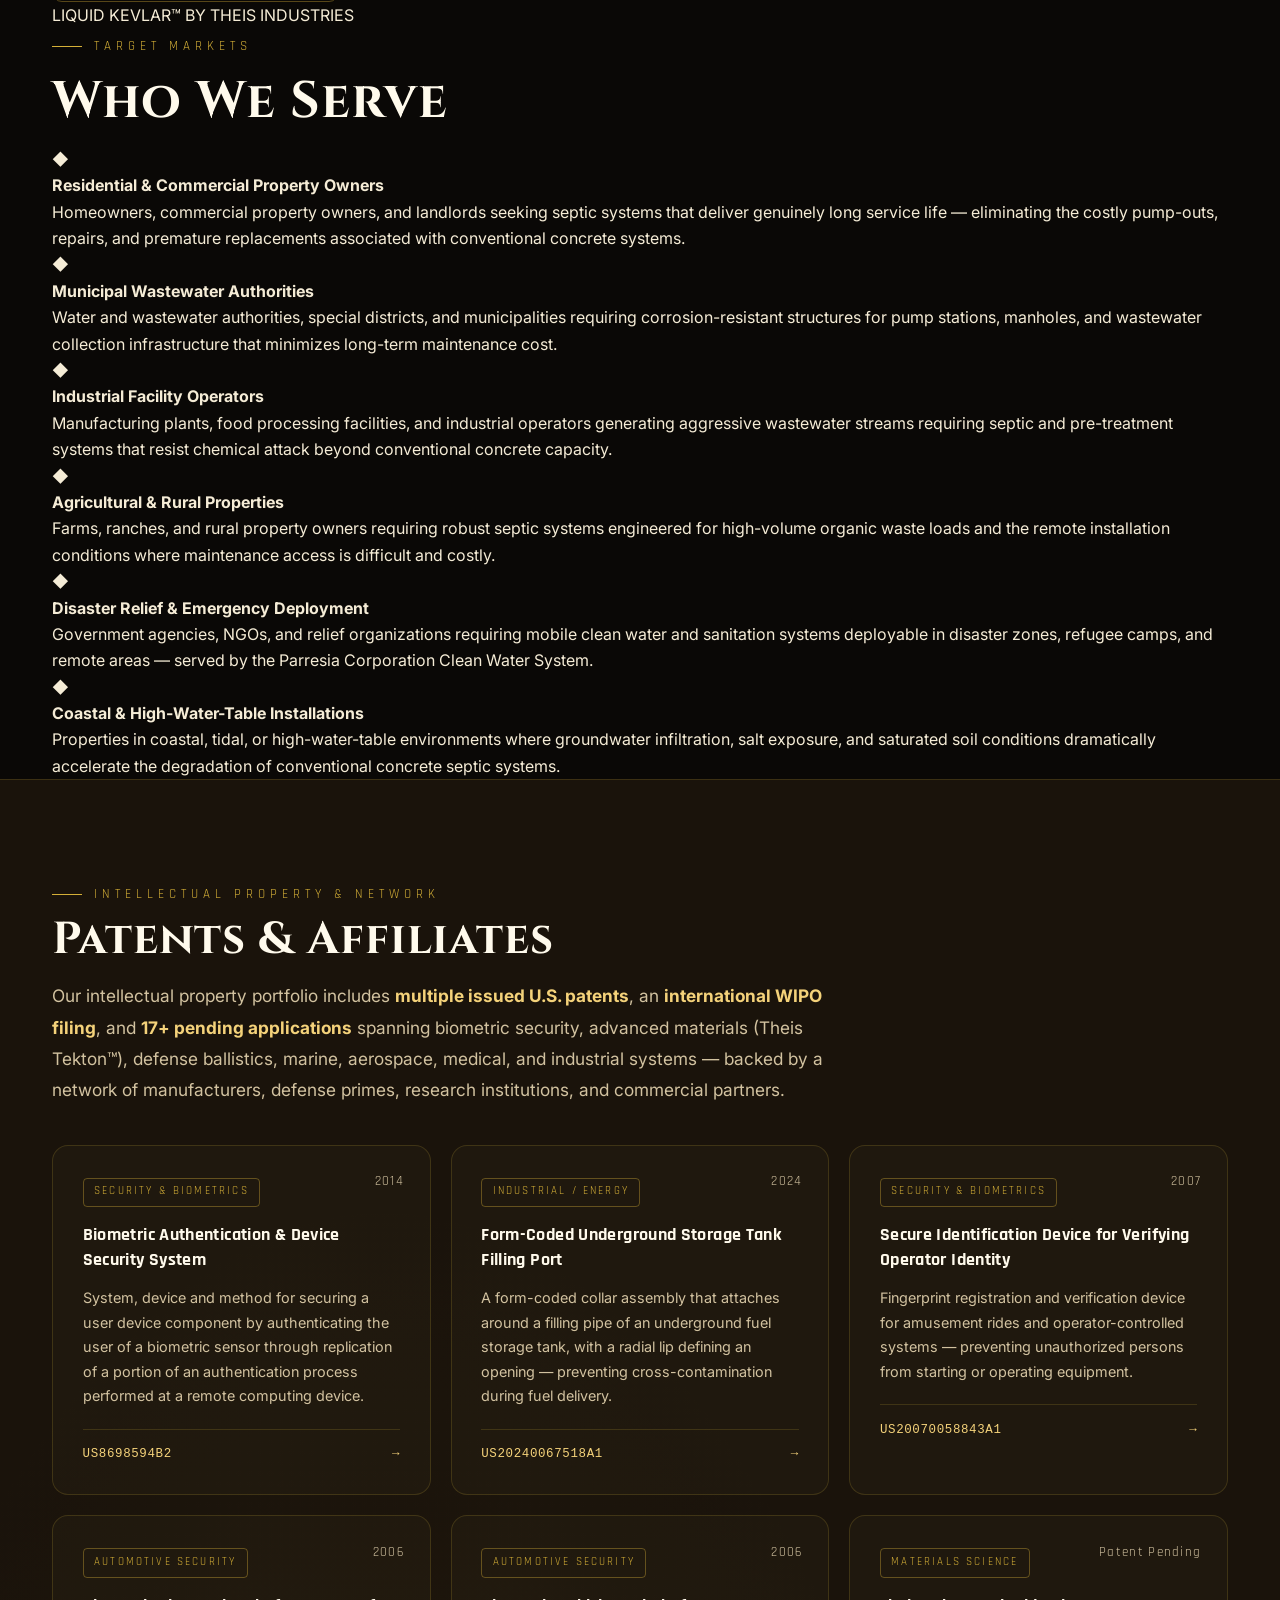
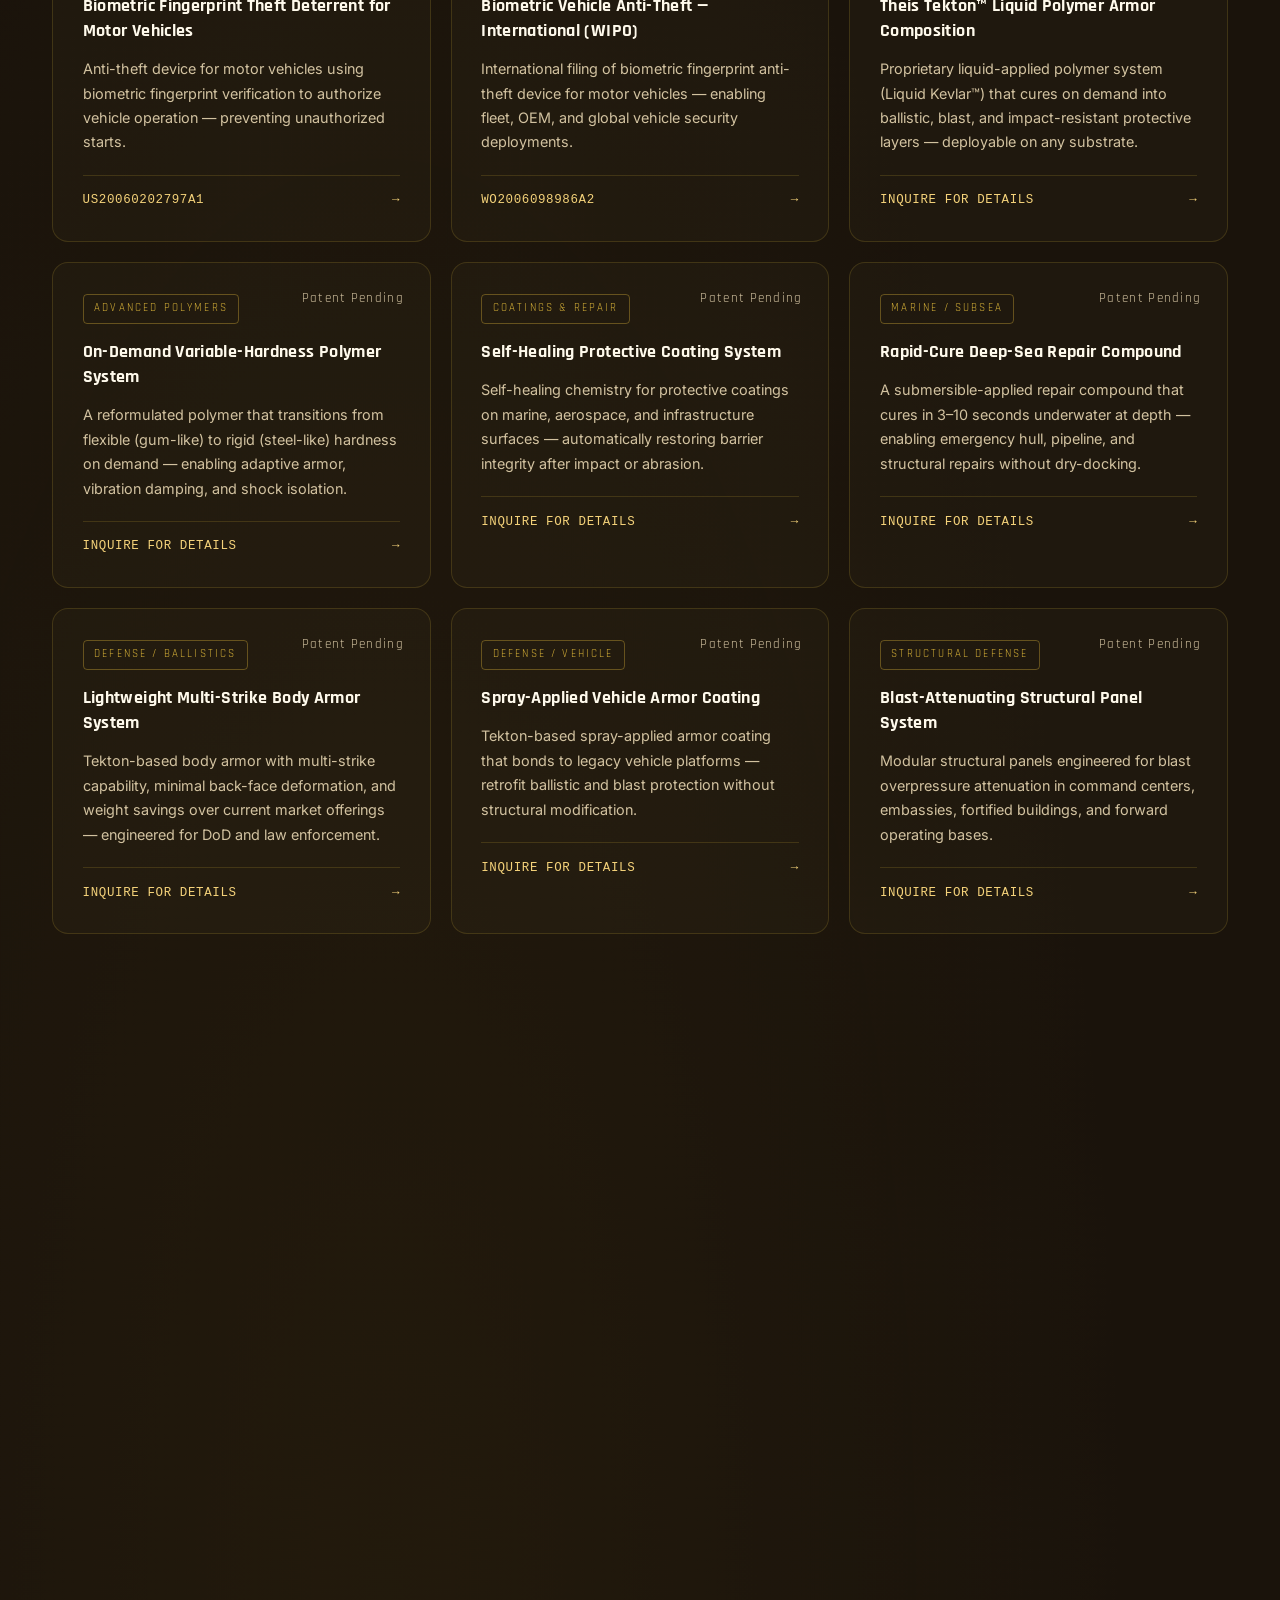
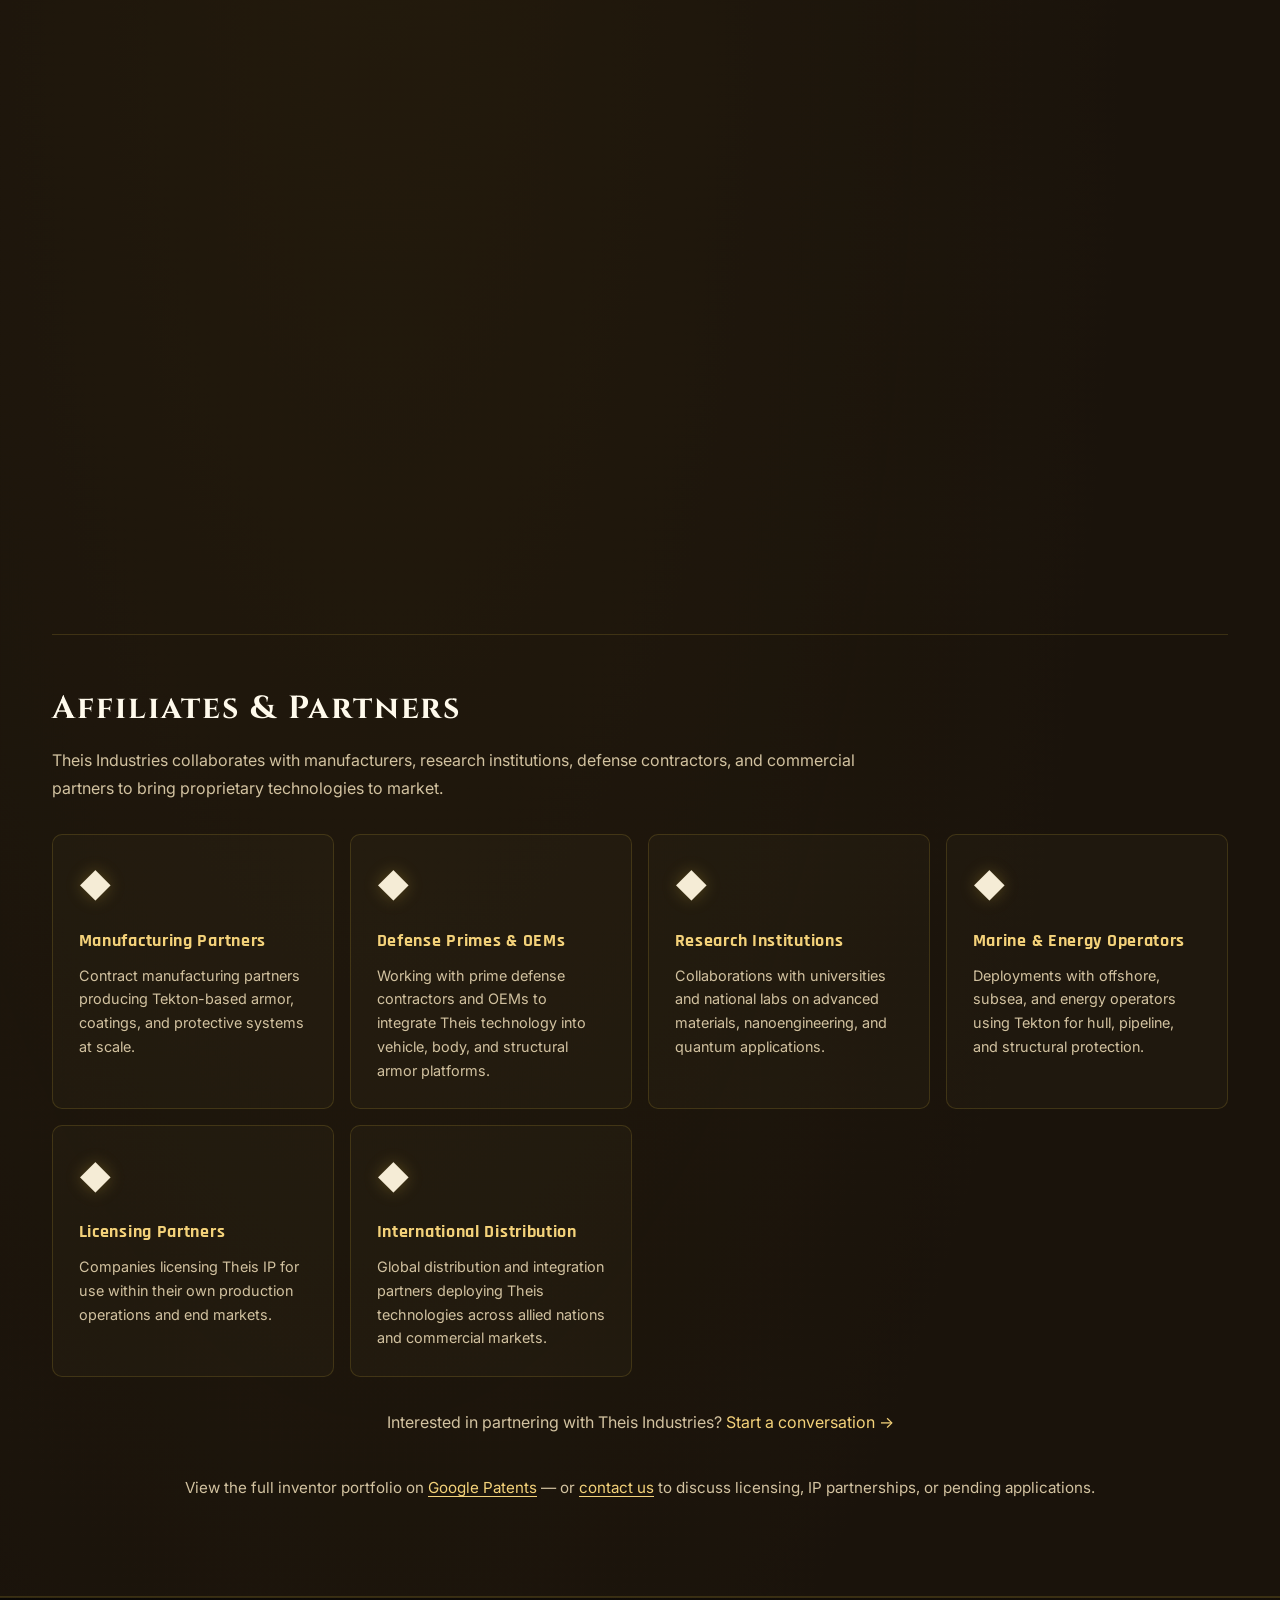
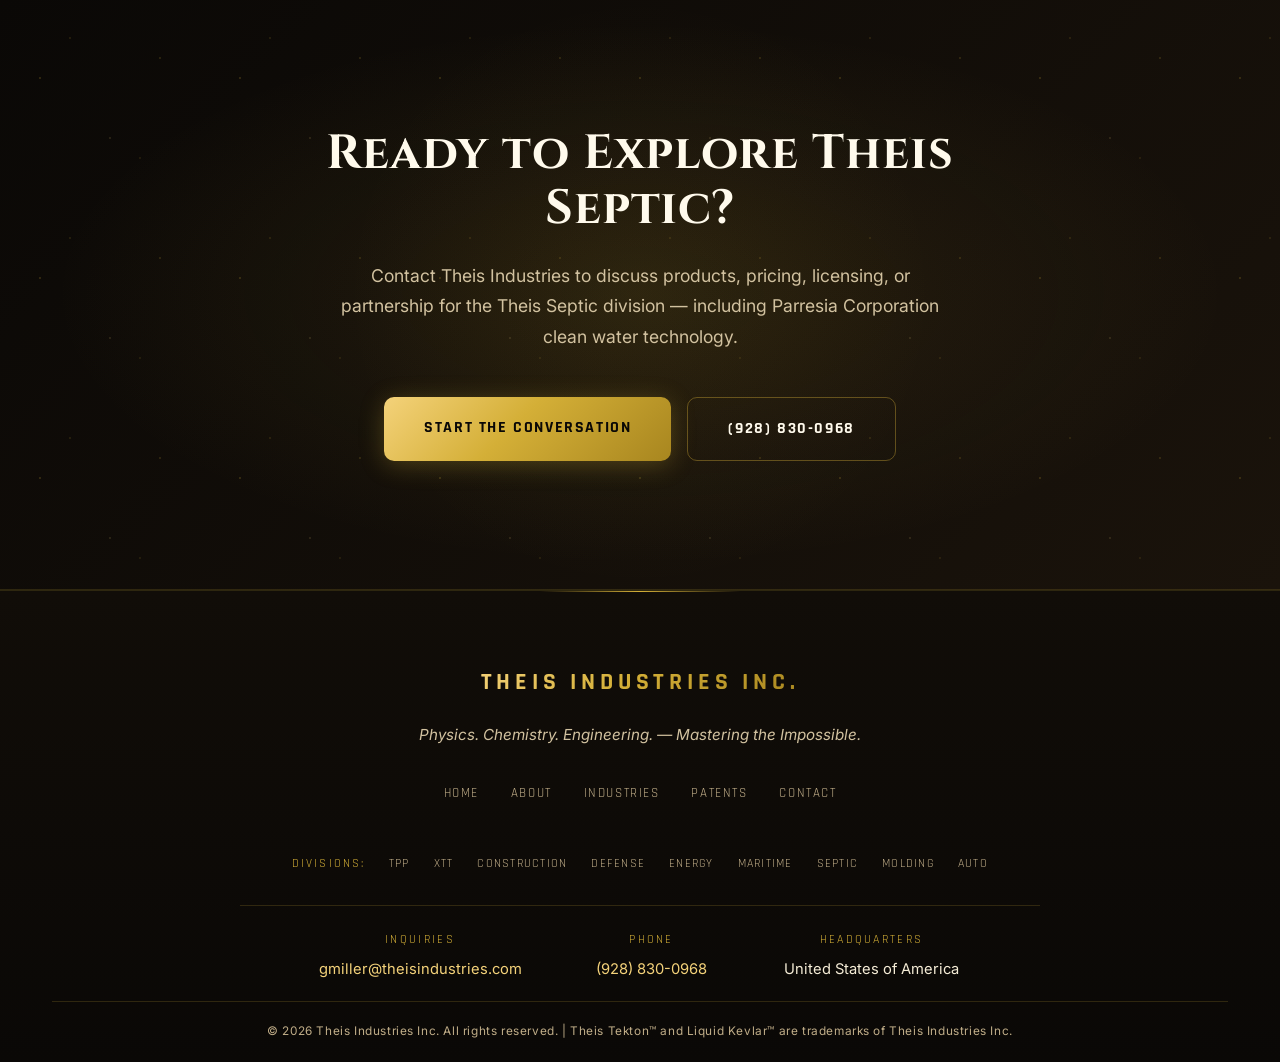
<file: septic.html>
<!DOCTYPE html>
<html lang="en">
<head>
  <meta charset="UTF-8" />
  <meta name="viewport" content="width=device-width, initial-scale=1.0" />
  <title>Theis Septic — Theis Industries Inc.</title>
  <meta name="description" content="Theis Septic applies Tekton polymer chemistry to septic systems and wastewater infrastructure — delivering corrosion resistance and structural integrity that standard materials cannot match." />
  <link rel="stylesheet" href="style.css" />
  <link rel="preconnect" href="https://fonts.googleapis.com">
  <link rel="preconnect" href="https://fonts.gstatic.com" crossorigin>
  <link href="https://fonts.googleapis.com/css2?family=Cinzel:wght@500;600;700&family=Rajdhani:wght@400;500;600;700&family=Inter:wght@300;400;500;600&display=swap" rel="stylesheet">
  <script src="icons.js" defer></script>
  <script src="main.js" defer></script>
  <style>
    /* ── Septic enrichment styles ── */
    .enrich-section {
      padding: 5rem 0;
    }
    .enrich-section:nth-child(odd) {
      background: #110d08;
    }
    .enrich-section:nth-child(even) {
      background: #0a0806;
    }

    .enrich-intro {
      font-family: 'Inter', sans-serif;
      font-size: 0.95rem;
      line-height: 1.85;
      color: #d2c2a0;
      max-width: 740px;
      margin-bottom: 2.5rem;
    }

    /* Parresia hero callout */
    .parresia-hero {
      background: linear-gradient(135deg, #1a130b 0%, #110d08 100%);
      border: 1px solid rgba(212,175,55,0.25);
      border-radius: 4px;
      padding: 3rem;
      margin-bottom: 3rem;
      position: relative;
      overflow: hidden;
    }
    .parresia-hero::before {
      content: '';
      position: absolute;
      top: 0; left: 0; right: 0;
      height: 3px;
      background: linear-gradient(90deg, #a8861f, #d4af37, #f4d27a);
    }
    .parresia-eyebrow {
      font-family: 'Rajdhani', sans-serif;
      font-size: 0.7rem;
      font-weight: 700;
      letter-spacing: 0.2em;
      text-transform: uppercase;
      color: #d4af37;
      margin-bottom: 0.5rem;
    }
    .parresia-hero h3 {
      font-family: 'Cinzel', serif;
      font-size: 1.8rem;
      font-weight: 700;
      color: #f5ecd6;
      margin-bottom: 0.4rem;
      line-height: 1.2;
    }
    .parresia-hero .tagline {
      font-family: 'Rajdhani', sans-serif;
      font-size: 1.1rem;
      font-weight: 600;
      color: #d4af37;
      letter-spacing: 0.06em;
      margin-bottom: 1.5rem;
    }
    .parresia-hero p {
      font-family: 'Inter', sans-serif;
      font-size: 0.92rem;
      color: #d2c2a0;
      line-height: 1.8;
      max-width: 700px;
    }

    /* Unimog spec grid */
    .unimog-grid {
      display: grid;
      grid-template-columns: 1fr 1fr;
      gap: 2rem;
      margin-top: 2.5rem;
    }
    .unimog-specs {
      background: #1a130b;
      border: 1px solid rgba(212,175,55,0.15);
      border-radius: 4px;
      padding: 2rem;
    }
    .unimog-specs h4 {
      font-family: 'Rajdhani', sans-serif;
      font-size: 0.85rem;
      font-weight: 700;
      letter-spacing: 0.15em;
      text-transform: uppercase;
      color: #d4af37;
      margin-bottom: 1.25rem;
    }
    .spec-row {
      display: flex;
      justify-content: space-between;
      align-items: flex-start;
      padding: 0.65rem 0;
      border-bottom: 1px solid rgba(255,255,255,0.05);
      gap: 1rem;
    }
    .spec-row:last-child { border-bottom: none; }
    .spec-label {
      font-family: 'Rajdhani', sans-serif;
      font-size: 0.8rem;
      font-weight: 600;
      letter-spacing: 0.06em;
      text-transform: uppercase;
      color: #d2c2a0;
      flex-shrink: 0;
    }
    .spec-value {
      font-family: 'Inter', sans-serif;
      font-size: 0.88rem;
      color: #f5ecd6;
      text-align: right;
    }
    .unimog-applications {
      background: #110d08;
      border: 1px solid rgba(212,175,55,0.1);
      border-radius: 4px;
      padding: 2rem;
    }
    .unimog-applications h4 {
      font-family: 'Rajdhani', sans-serif;
      font-size: 0.85rem;
      font-weight: 700;
      letter-spacing: 0.15em;
      text-transform: uppercase;
      color: #d4af37;
      margin-bottom: 1.25rem;
    }
    .app-tag {
      display: inline-block;
      font-family: 'Rajdhani', sans-serif;
      font-size: 0.75rem;
      font-weight: 600;
      letter-spacing: 0.08em;
      text-transform: uppercase;
      color: #d4af37;
      border: 1px solid rgba(212,175,55,0.3);
      border-radius: 2px;
      padding: 0.3rem 0.7rem;
      margin: 0.25rem 0.25rem 0.25rem 0;
      background: rgba(212,175,55,0.05);
    }
    .unimog-applications p {
      font-family: 'Inter', sans-serif;
      font-size: 0.85rem;
      color: #d2c2a0;
      line-height: 1.7;
      margin-top: 1.25rem;
    }

    /* System components */
    .system-components {
      display: grid;
      grid-template-columns: repeat(3, 1fr);
      gap: 1rem;
      margin-top: 2rem;
    }
    .component-card {
      background: #1a130b;
      border: 1px solid rgba(212,175,55,0.12);
      border-radius: 4px;
      padding: 1.5rem;
      text-align: center;
      position: relative;
    }
    .component-card::before {
      content: '';
      position: absolute;
      top: 0; left: 0; right: 0;
      height: 2px;
      background: linear-gradient(90deg, #a8861f, #d4af37);
    }
    .component-icon {
      font-family: 'Rajdhani', sans-serif;
      font-size: 0.65rem;
      font-weight: 700;
      letter-spacing: 0.15em;
      color: #d4af37;
      text-transform: uppercase;
      margin-bottom: 0.5rem;
    }
    .component-card p {
      font-family: 'Inter', sans-serif;
      font-size: 0.85rem;
      color: #f5ecd6;
      line-height: 1.5;
      margin: 0;
    }

    /* Investment block */
    .investment-block {
      background: rgba(212,175,55,0.06);
      border: 1px solid rgba(212,175,55,0.25);
      border-radius: 4px;
      padding: 2rem;
      margin-top: 2rem;
      display: grid;
      grid-template-columns: auto 1fr;
      gap: 2rem;
      align-items: center;
    }
    .invest-amount {
      text-align: center;
    }
    .invest-val {
      font-family: 'Cinzel', serif;
      font-size: 2.5rem;
      font-weight: 700;
      color: #d4af37;
      display: block;
      line-height: 1;
    }
    .invest-label {
      font-family: 'Rajdhani', sans-serif;
      font-size: 0.7rem;
      font-weight: 700;
      letter-spacing: 0.15em;
      text-transform: uppercase;
      color: #d2c2a0;
      margin-top: 0.4rem;
    }
    .invest-desc {
      font-family: 'Inter', sans-serif;
      font-size: 0.9rem;
      color: #d2c2a0;
      line-height: 1.75;
    }
    .invest-desc strong { color: #f5ecd6; }

    /* Survivor steps */
    .survivor-steps {
      display: grid;
      grid-template-columns: repeat(3, 1fr);
      gap: 1px;
      background: rgba(212,175,55,0.15);
      border-radius: 4px;
      overflow: hidden;
      margin-top: 2rem;
    }
    .survivor-step {
      background: #1a130b;
      padding: 2rem;
      position: relative;
    }
    .step-num {
      font-family: 'Cinzel', serif;
      font-size: 2.5rem;
      font-weight: 700;
      color: rgba(212,175,55,0.2);
      line-height: 1;
      margin-bottom: 0.75rem;
    }
    .step-title {
      font-family: 'Rajdhani', sans-serif;
      font-size: 0.85rem;
      font-weight: 700;
      letter-spacing: 0.1em;
      text-transform: uppercase;
      color: #d4af37;
      margin-bottom: 0.75rem;
    }
    .survivor-step p {
      font-family: 'Inter', sans-serif;
      font-size: 0.85rem;
      color: #d2c2a0;
      line-height: 1.7;
      margin: 0;
    }

    /* Survivor hero callout */
    .survivor-hero {
      background: linear-gradient(135deg, #221810 0%, #1a130b 100%);
      border: 1px solid rgba(212,175,55,0.2);
      border-radius: 4px;
      padding: 3rem;
      margin-bottom: 2.5rem;
      position: relative;
    }
    .survivor-hero::before {
      content: '';
      position: absolute;
      top: 0; left: 0; right: 0;
      height: 3px;
      background: linear-gradient(90deg, #d4af37, #f4d27a, #d4af37);
    }
    .survivor-hero h3 {
      font-family: 'Cinzel', serif;
      font-size: 1.6rem;
      font-weight: 700;
      color: #f5ecd6;
      margin-bottom: 0.4rem;
    }
    .survivor-hero .survivor-tagline {
      font-family: 'Rajdhani', sans-serif;
      font-size: 0.85rem;
      font-weight: 700;
      letter-spacing: 0.15em;
      text-transform: uppercase;
      color: #d4af37;
      margin-bottom: 1.5rem;
    }
    .survivor-hero p {
      font-family: 'Inter', sans-serif;
      font-size: 0.92rem;
      color: #d2c2a0;
      line-height: 1.8;
      max-width: 680px;
    }

    @media (max-width: 768px) {
      .unimog-grid,
      .investment-block { grid-template-columns: 1fr; }
      .system-components,
      .survivor-steps { grid-template-columns: 1fr; }
      .invest-amount { text-align: left; }
    }
  </style>
</head>
<body>
  <div id="page-overlay"></div>
  <div id="cursor-dot"></div>

  <nav id="navbar">
    <div class="nav-inner">
      <a href="index.html" class="nav-logo">THEIS <span>INDUSTRIES</span></a>
      <ul class="nav-links" id="navLinks">
        <li><a href="index.html">Home</a></li>
        <li><a href="about.html">About</a></li>
        <li class="nav-dropdown">
          <a href="#" class="nav-dropdown-trigger">Divisions <span class="dropdown-arrow">▾</span></a>
          <ul class="dropdown-menu">
            <li><a href="tpp.html">Tekton Pole &amp; Pipe (TPP)</a></li>
            <li><a href="xtt.html">Xtreme Transport (XTT)</a></li>
            <li><a href="construction.html">Theis Construction</a></li>
            <li><a href="defense.html">Theis Defense (Alviz)</a></li>
            <li><a href="energy.html">Theis Energy</a></li>
            <li><a href="maritime.html">Theis Maritime</a></li>
            <li><a href="septic.html">Theis Septic</a></li>
            <li><a href="molding.html">Theis Molding</a></li>
            <li><a href="auto.html">Theis Auto</a></li>
          </ul>
        </li>
        <li><a href="industries.html">Industries</a></li>
        <li><a href="about.html#patents">Patents</a></li>
        <li><a href="contact.html" class="nav-cta">Contact Us</a></li>
      </ul>
      <div class="hamburger" onclick="toggleMenu()">&#9776;</div>
    </div>
  </nav>

  <!-- SPOKE HERO -->
  <section class="spoke-hero septic-hero" style="background: linear-gradient(135deg, rgba(10,8,6,0.88) 0%, rgba(17,13,8,0.75) 100%), url('https://thumbs.dreamstime.com/b/industrial-plant-digital-data-overlay-night-foreground-pipelines-distant-chemical-refinery-linked-glowing-lines-417355827.jpg') center/cover no-repeat;">
    <div class="container">
      <a href="index.html#divisions" class="spoke-back reveal">← All Divisions</a>
      <div class="spoke-eyebrow reveal">Theis Industries — Division</div>
      <h1 class="reveal">Theis Septic</h1>
      <p class="spoke-tagline reveal">Zero rot. Zero corrosion. Decades of performance.</p>
      <div class="spoke-hero-btns">
        <a href="contact.html" class="btn-primary">Inquire About This Division</a>
        <a href="index.html#tekton" class="btn-secondary">Powered by Theis Tekton™</a>
      </div>
    </div>
    <div class="spoke-hero-bg"></div>
  </section>

  <!-- OVERVIEW -->
  <section class="spoke-overview">
    <div class="container">
      <div class="spoke-overview-grid">
        <div class="spoke-overview-text">
          <div class="section-label reveal">Overview</div>
          <h2 class="reveal">Tekton-Lined Septic Systems Built to Outlast Everything</h2>
          <p class="reveal">Theis Septic applies Tekton polymer chemistry to septic systems, wastewater infrastructure, and underground utility installations — delivering corrosion resistance and structural integrity that standard materials cannot match. Traditional concrete septic systems crack, corrode, and fail. Steel systems rust. Theis Septic systems are lined with Tekton.</p>
          <p class="reveal">Our Tekton-lined tanks and wastewater structures are impervious to the chemical attack, moisture, and microbial corrosion that destroys conventional systems over time. The result is a septic and wastewater system that lasts decades longer with dramatically lower maintenance cost — a significant advantage for residential, commercial, and municipal customers who want to install once and forget it.</p>
        </div>
        <div class="spoke-overview-stats">
          <div class="spoke-stat reveal">
            <span class="spoke-stat-val">20+ yr</span>
            <span class="spoke-stat-label">Projected Lifecycle</span>
          </div>
          <div class="spoke-stat reveal">
            <span class="spoke-stat-val">Zero</span>
            <span class="spoke-stat-label">Corrosion Design</span>
          </div>
          <div class="spoke-stat reveal">
            <span class="spoke-stat-val">100%</span>
            <span class="spoke-stat-label">U.S. Manufactured</span>
          </div>
        </div>
      </div>
    </div>
  </section>

  <!-- PRODUCTS / SOLUTIONS -->
  <section class="spoke-products">
    <div class="container">
      <div class="section-label reveal">Products &amp; Solutions</div>
      <h2 class="reveal">What We Offer</h2>
      <div class="spoke-products-grid">
        <div class="spoke-product-card reveal">
          <h3>Tekton-Lined Septic Tanks</h3>
          <p>Precast and custom septic tanks with a full Tekton polymer interior lining — permanently bonded to the tank structure to prevent hydrogen sulfide attack, chemical corrosion, and microbial degradation that destroys conventional concrete tanks.</p>
        </div>
        <div class="spoke-product-card reveal">
          <h3>Polymer-Coated Leach Field Systems</h3>
          <p>Leach field distribution pipes and structures coated with Tekton chemistry — resisting root intrusion, soil chemistry attack, and the biological degradation that shortens the effective life of conventional leach field installations.</p>
        </div>
        <div class="spoke-product-card reveal">
          <h3>Corrosion-Resistant Wastewater Structures</h3>
          <p>Manholes, junction boxes, pump stations, and wastewater structures constructed or lined with Tekton chemistry — providing the long-term integrity that municipal and industrial wastewater systems require.</p>
        </div>
        <div class="spoke-product-card reveal">
          <h3>Commercial &amp; Industrial Septic Systems</h3>
          <p>High-capacity septic and wastewater management systems for commercial facilities, restaurants, campgrounds, industrial plants, and institutional properties generating waste streams that rapidly degrade conventional systems.</p>
        </div>
        <div class="spoke-product-card reveal">
          <h3>Retrofit Tank Lining Service</h3>
          <p>On-site application of Tekton lining to existing septic tanks, wastewater structures, and underground utility chambers — restoring structural integrity and extending service life without full excavation and replacement.</p>
        </div>
        <div class="spoke-product-card reveal">
          <h3>Custom Underground Utility Coating</h3>
          <p>Engineered-to-specification Tekton coating for non-standard underground utility structures — including vaults, conduit systems, electrical duct banks, and specialty subsurface infrastructure requiring long-term corrosion protection.</p>
        </div>
      </div>
    </div>
  </section>

  <!-- SYSTEM DIAGRAM -->
  <section style="padding:4rem 0;background:#0d0a06;">
    <div class="container">
      <div class="section-label reveal">System Design</div>
      <h2 class="reveal">Theis Septic System Diagram</h2>
      <p class="section-sub reveal">Theis Tekton-lined septic systems are engineered from the inside out — the proprietary polymer lining prevents corrosion, root intrusion, and structural failure for the life of the installation.</p>
      <figure class="evidence-card" style="margin:2rem 0;">
        <div class="evidence-card__media"><img src="images/construction-septic-diagram.jpg" alt="Theis Tekton-lined septic system engineering cross-section showing polymer lining, drain field, and pea-gravel base"></div>
        <figcaption class="evidence-card__cap"><span class="evidence-card__num">FIG</span><p>Engineering cross-section — Tekton polymer lining, drain field, and pea-gravel base</p></figcaption>
      </figure>
      <div style="border-radius:10px;overflow:hidden;margin-top:1.5rem;">
        <img src="images/home-water-drop.jpg" alt="Clean water output" style="width:100%;height:300px;object-fit:cover;">
        <p style="background:#110d08;color:var(--muted-strong);font-size:.85rem;padding:.6rem 1rem;">Clean-water output — Tekton-lined septic systems protect groundwater for the life of the installation</p>
      </div>
    </div>
  </section>

  <!-- ═══════════════════════════════════════════════════════
       PARRESIA CORPORATION — CLEAN WATER SYSTEMS
  ═══════════════════════════════════════════════════════ -->
  <section class="enrich-section" id="parresia">
    <div class="container">
      <div class="section-label reveal">Partner Technology</div>
      <h2 class="reveal">Parresia Corporation Clean Water Systems</h2>

      <div class="parresia-hero reveal">
        <div class="parresia-eyebrow">Parresia Corporation — In Partnership with Theis Industries</div>
        <h3>REAL. CLEAN. TECHNOLOGY.</h3>
        <div class="tagline">Transforming the world's most contaminated water into potable drinking water</div>
        <p>Water is the world's most precious commodity. In disaster relief areas and refugee war zones, transforming dirty and contaminated water into safe, potable drinking water is not optional — it is a matter of survival. The Parresia Clean Water System was built for exactly this.</p>
      </div>

      <div class="unimog-grid">
        <div class="unimog-specs reveal">
          <h4>System Specifications — Mercedes Unimog U4000</h4>
          <div class="spec-row">
            <span class="spec-label">Output Capacity</span>
            <span class="spec-value">Up to 500 gallons/day potable water</span>
          </div>
          <div class="spec-row">
            <span class="spec-label">Vehicle Platform</span>
            <span class="spec-value">Mercedes Unimog U4000</span>
          </div>
          <div class="spec-row">
            <span class="spec-label">Tank Capacity</span>
            <span class="spec-value">500-gallon receiving tank</span>
          </div>
          <div class="spec-row">
            <span class="spec-label">Treatment Stages</span>
            <span class="spec-value">Single-stage multi-technology</span>
          </div>
          <div class="spec-row">
            <span class="spec-label">Portability</span>
            <span class="spec-value">Can be palletized for rapid transfer</span>
          </div>
          <div class="spec-row">
            <span class="spec-label">Ballistic/Blast Option</span>
            <span class="spec-value">+$750k protection package</span>
          </div>
          <div class="spec-row">
            <span class="spec-label">Operational Prototype</span>
            <span class="spec-value">$1.25M USD</span>
          </div>
        </div>

        <div class="unimog-applications reveal">
          <h4>Applications — Can Be Deployed Anywhere</h4>
          <div>
            <span class="app-tag">Disaster Relief</span>
            <span class="app-tag">Military</span>
            <span class="app-tag">Emergency Response</span>
            <span class="app-tag">Remote Areas</span>
            <span class="app-tag">War Zones</span>
            <span class="app-tag">Third World</span>
            <span class="app-tag">Drought Relief</span>
            <span class="app-tag">Refugee Camps</span>
            <span class="app-tag">Humanitarian Aid</span>
          </div>
          <p>Systems can be customized to address the risk profile of any known hazards in the target area — without limitations. Including all forms of chemical and biological warfare agents. The vehicle can be driven directly into a body of water for intake — no infrastructure required.</p>
        </div>
      </div>

      <!-- Single-stage treatment system -->
      <div class="reveal" style="margin-top:3rem;">
        <div class="section-label" style="margin-bottom:1rem;">Single-Stage Treatment System — Integrated Components</div>
        <div class="system-components">
          <div class="component-card">
            <div class="component-icon">Component 01</div>
            <p>Ultraviolet Lights — pathogen elimination</p>
          </div>
          <div class="component-card">
            <div class="component-icon">Component 02</div>
            <p>Ozone, Oxygen &amp; Nitrogen Generators</p>
          </div>
          <div class="component-card">
            <div class="component-icon">Component 03</div>
            <p>Organic Filters — refillable with local natural habitat materials</p>
          </div>
          <div class="component-card">
            <div class="component-icon">Component 04</div>
            <p>Independent State of the Art Power Source</p>
          </div>
          <div class="component-card">
            <div class="component-icon">Component 05</div>
            <p>On Board Testing Lab — real-time water quality verification</p>
          </div>
          <div class="component-card">
            <div class="component-icon">Component 06</div>
            <p>Ballistic/Blast Protection Package — optional for volatile environments</p>
          </div>
        </div>
      </div>
    </div>
  </section>

  <!-- ═══════════════════════════════════════════════════════
       SURVIVOR'S FLAME
  ═══════════════════════════════════════════════════════ -->
  <section class="enrich-section" id="survivors-flame">
    <div class="container">
      <div class="section-label reveal">Partner Technology</div>
      <h2 class="reveal">Survivor's Flame</h2>

      <div class="survivor-hero reveal">
        <h3>Survivor's Flame</h3>
        <div class="survivor-tagline">Presented by Parresia Corporation — REAL. CLEAN. TECHNOLOGY.</div>
        <p>Revolutionary survival technology delivering cooking, warmth, clean water, and first aid capability — while remaining discreet, lightweight, and functional in the most extreme circumstances imaginable. Tested. Proven. Ready for the world.</p>
      </div>

      <p class="enrich-intro reveal">The material has been discovered, tested, and proven in real-world conditions. The path to market is clearly defined — three steps stand between the current proven prototype and full commercial production.</p>

      <div class="survivor-steps reveal">
        <div class="survivor-step">
          <div class="step-num">01</div>
          <div class="step-title">Finalize Production Package</div>
          <p>Material discovered, tested, and proven in real world conditions. Final formulation requires documentation and systematization for consistent, repeatable manufacturing at commercial scale.</p>
        </div>
        <div class="survivor-step">
          <div class="step-num">02</div>
          <div class="step-title">Third-Party Testing — Product</div>
          <p>Independent third-party testing to validate all internal testing results. Provides credibility, regulatory pathway, and commercial confidence to buyers and distributors.</p>
        </div>
        <div class="survivor-step">
          <div class="step-num">03</div>
          <div class="step-title">Third-Party Testing — Packaging</div>
          <p>Validate packaging for safe transport under all conditions — ensuring the product reaches end users intact regardless of shipping, storage, or environmental exposure during transit.</p>
        </div>
      </div>

      <div class="investment-block reveal">
        <div class="invest-amount">
          <span class="invest-val">$250k</span>
          <div class="invest-label">Investment</div>
        </div>
        <div class="invest-desc">
          <strong>Total investment required to reach commercial production: $250,000.</strong> This covers finalization of the production package, third-party product validation testing, and third-party packaging validation. The material is already proven — this investment completes the commercialization pathway. Contact Theis Industries to discuss partnership and licensing opportunities for this technology.
        </div>
      </div>
    </div>
  </section>

  <!-- TEKTON ADVANTAGE -->
  <section class="spoke-tekton">
    <div class="container spoke-tekton-inner">
      <div class="reveal">
        <div class="section-label">Core Technology</div>
        <h2>Powered by Theis Tekton™</h2>
        <p>Every Theis Septic product is engineered with or enhanced by Theis Tekton™ — our proprietary materials system proven for over 20 years in the world's most extreme environments. This gives Theis Septic a materials advantage that no competitor can replicate. Tekton's chemical resistance and adhesion properties make it uniquely suited to the corrosive underground wastewater environment where conventional linings and coatings degrade within a few years of installation.</p>
        <a href="index.html#tekton" class="btn-secondary" style="display:inline-block;margin-top:1.5rem;">Learn About Theis Tekton →</a>
      </div>
      <div class="tekton-badge-sm reveal">
        <span>LIQUID</span>
        <span class="big">KEVLAR&#8482;</span>
        <span>BY THEIS INDUSTRIES</span>
      </div>
    </div>
  </section>

  <!-- MARKETS / APPLICATIONS -->
  <section class="spoke-markets">
    <div class="container">
      <div class="section-label reveal">Target Markets</div>
      <h2 class="reveal">Who We Serve</h2>
      <div class="spoke-markets-list">
        <div class="spoke-market-item reveal">
          <span class="spoke-market-icon">◆</span>
          <div>
            <h4>Residential &amp; Commercial Property Owners</h4>
            <p>Homeowners, commercial property owners, and landlords seeking septic systems that deliver genuinely long service life — eliminating the costly pump-outs, repairs, and premature replacements associated with conventional concrete systems.</p>
          </div>
        </div>
        <div class="spoke-market-item reveal">
          <span class="spoke-market-icon">◆</span>
          <div>
            <h4>Municipal Wastewater Authorities</h4>
            <p>Water and wastewater authorities, special districts, and municipalities requiring corrosion-resistant structures for pump stations, manholes, and wastewater collection infrastructure that minimizes long-term maintenance cost.</p>
          </div>
        </div>
        <div class="spoke-market-item reveal">
          <span class="spoke-market-icon">◆</span>
          <div>
            <h4>Industrial Facility Operators</h4>
            <p>Manufacturing plants, food processing facilities, and industrial operators generating aggressive wastewater streams requiring septic and pre-treatment systems that resist chemical attack beyond conventional concrete capacity.</p>
          </div>
        </div>
        <div class="spoke-market-item reveal">
          <span class="spoke-market-icon">◆</span>
          <div>
            <h4>Agricultural &amp; Rural Properties</h4>
            <p>Farms, ranches, and rural property owners requiring robust septic systems engineered for high-volume organic waste loads and the remote installation conditions where maintenance access is difficult and costly.</p>
          </div>
        </div>
        <div class="spoke-market-item reveal">
          <span class="spoke-market-icon">◆</span>
          <div>
            <h4>Disaster Relief &amp; Emergency Deployment</h4>
            <p>Government agencies, NGOs, and relief organizations requiring mobile clean water and sanitation systems deployable in disaster zones, refugee camps, and remote areas — served by the Parresia Corporation Clean Water System.</p>
          </div>
        </div>
        <div class="spoke-market-item reveal">
          <span class="spoke-market-icon">◆</span>
          <div>
            <h4>Coastal &amp; High-Water-Table Installations</h4>
            <p>Properties in coastal, tidal, or high-water-table environments where groundwater infiltration, salt exposure, and saturated soil conditions dramatically accelerate the degradation of conventional concrete septic systems.</p>
          </div>
        </div>
      </div>
    </div>
  </section>

  <!-- CTA -->
  <section id="cta">
    <div class="container cta-inner">
      <h2 class="reveal">Ready to Explore Theis Septic?</h2>
      <p class="reveal">Contact Theis Industries to discuss products, pricing, licensing, or partnership for the Theis Septic division — including Parresia Corporation clean water technology.</p>
      <div style="display:flex;gap:1rem;justify-content:center;flex-wrap:wrap;">
        <a href="contact.html" class="btn-primary btn-large">Start the Conversation</a>
        <a href="tel:9288300968" class="btn-secondary btn-large">(928) 830-0968</a>
      </div>
    </div>
  </section>

  <footer>
    <div class="container footer-inner">
      <div class="footer-brand">THEIS INDUSTRIES INC.</div>
      <p class="footer-tag">Physics. Chemistry. Engineering. — Mastering the Impossible.</p>
      <nav class="footer-nav">
        <a href="index.html">Home</a>
        <a href="about.html">About</a>
        <a href="industries.html">Industries</a>
        <a href="about.html#patents">Patents</a>
        <a href="contact.html">Contact</a>
      </nav>
      <div class="footer-divisions">
        <span class="footer-div-label">Divisions:</span>
        <a href="tpp.html">TPP</a>
        <a href="xtt.html">XTT</a>
        <a href="construction.html">Construction</a>
        <a href="defense.html">Defense</a>
        <a href="energy.html">Energy</a>
        <a href="maritime.html">Maritime</a>
        <a href="septic.html">Septic</a>
        <a href="molding.html">Molding</a>
        <a href="auto.html">Auto</a>
      </div>
      <div class="footer-contact">
        <div><span class="label">Inquiries</span><span class="value"><a href="mailto:gmiller@theisindustries.com">gmiller@theisindustries.com</a></span></div>
        <div><span class="label">Phone</span><span class="value"><a href="tel:9288300968">(928) 830-0968</a></span></div>
        <div><span class="label">Headquarters</span><span class="value">United States of America</span></div>
      </div>
      <p class="footer-copy">&copy; 2026 Theis Industries Inc. All rights reserved. | Theis Tekton™ and Liquid Kevlar™ are trademarks of Theis Industries Inc.</p>
    </div>
  </footer>
</body>
</html>
</file>
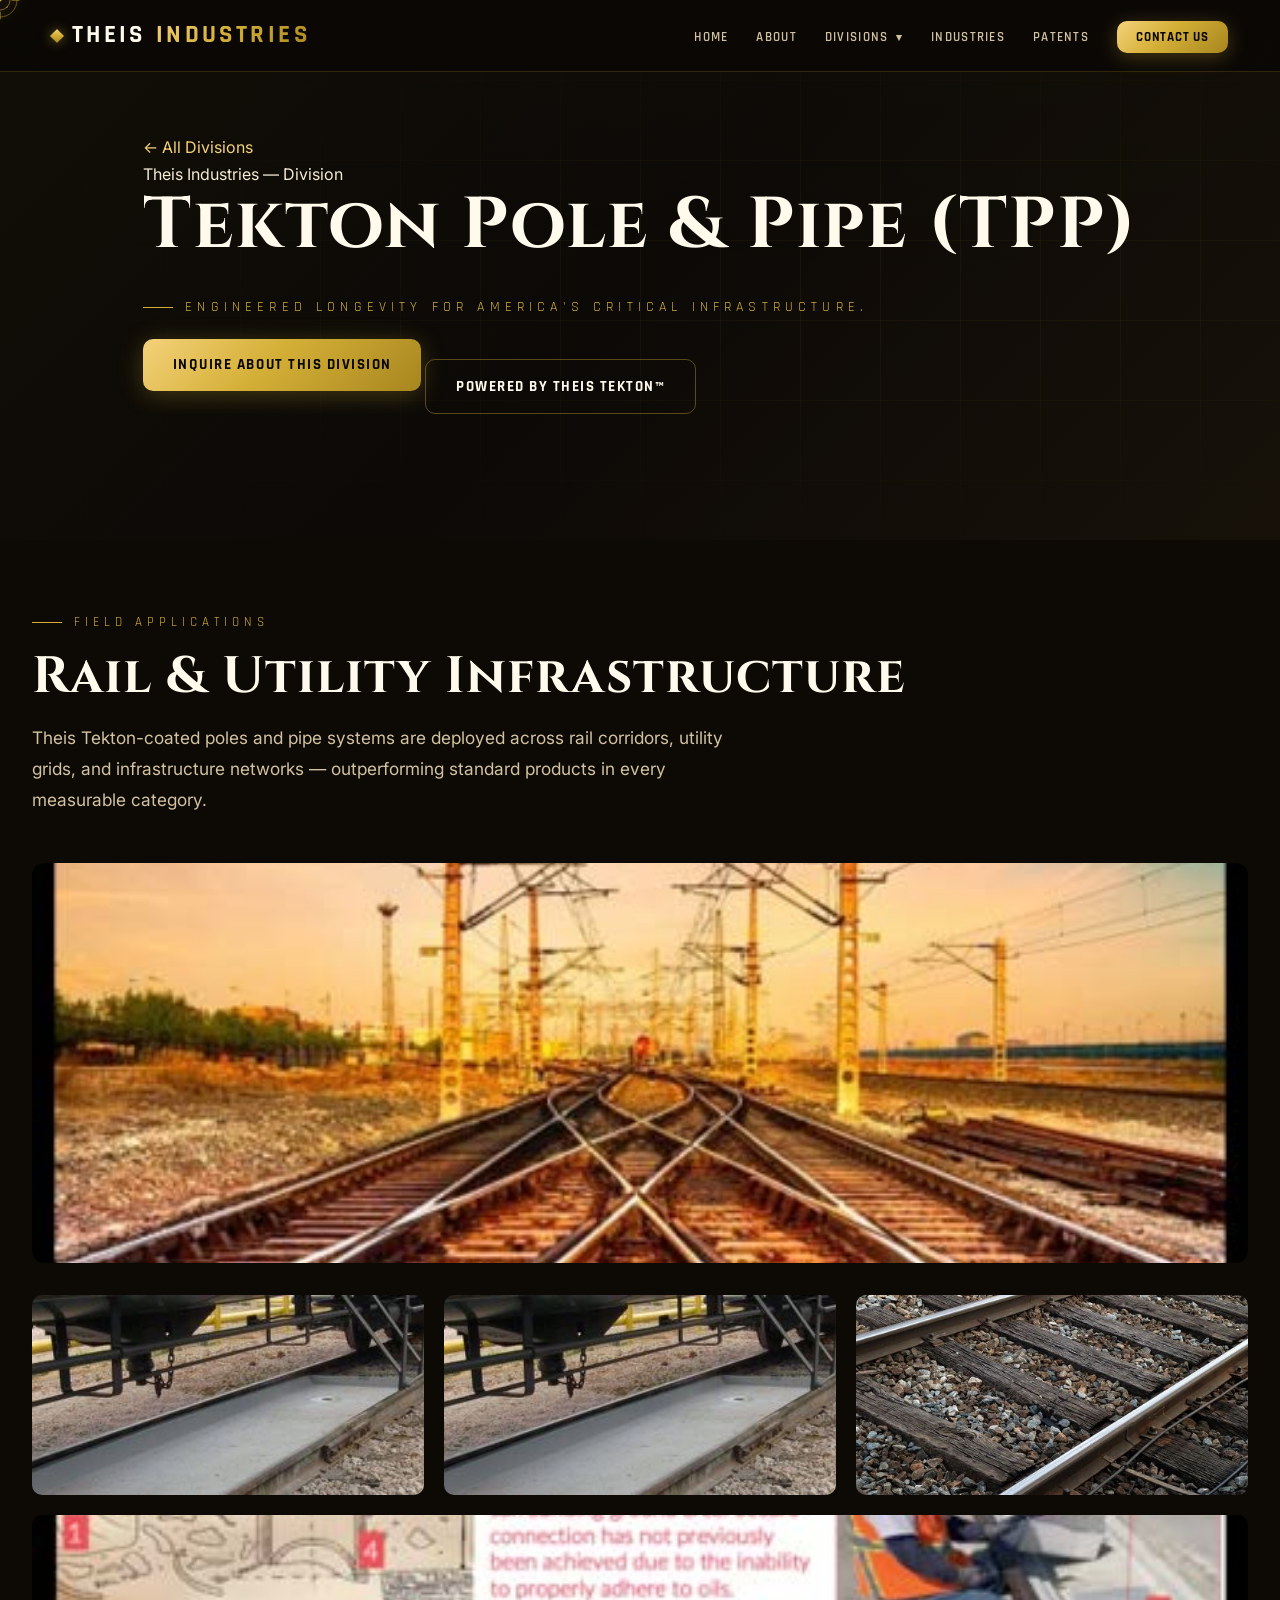
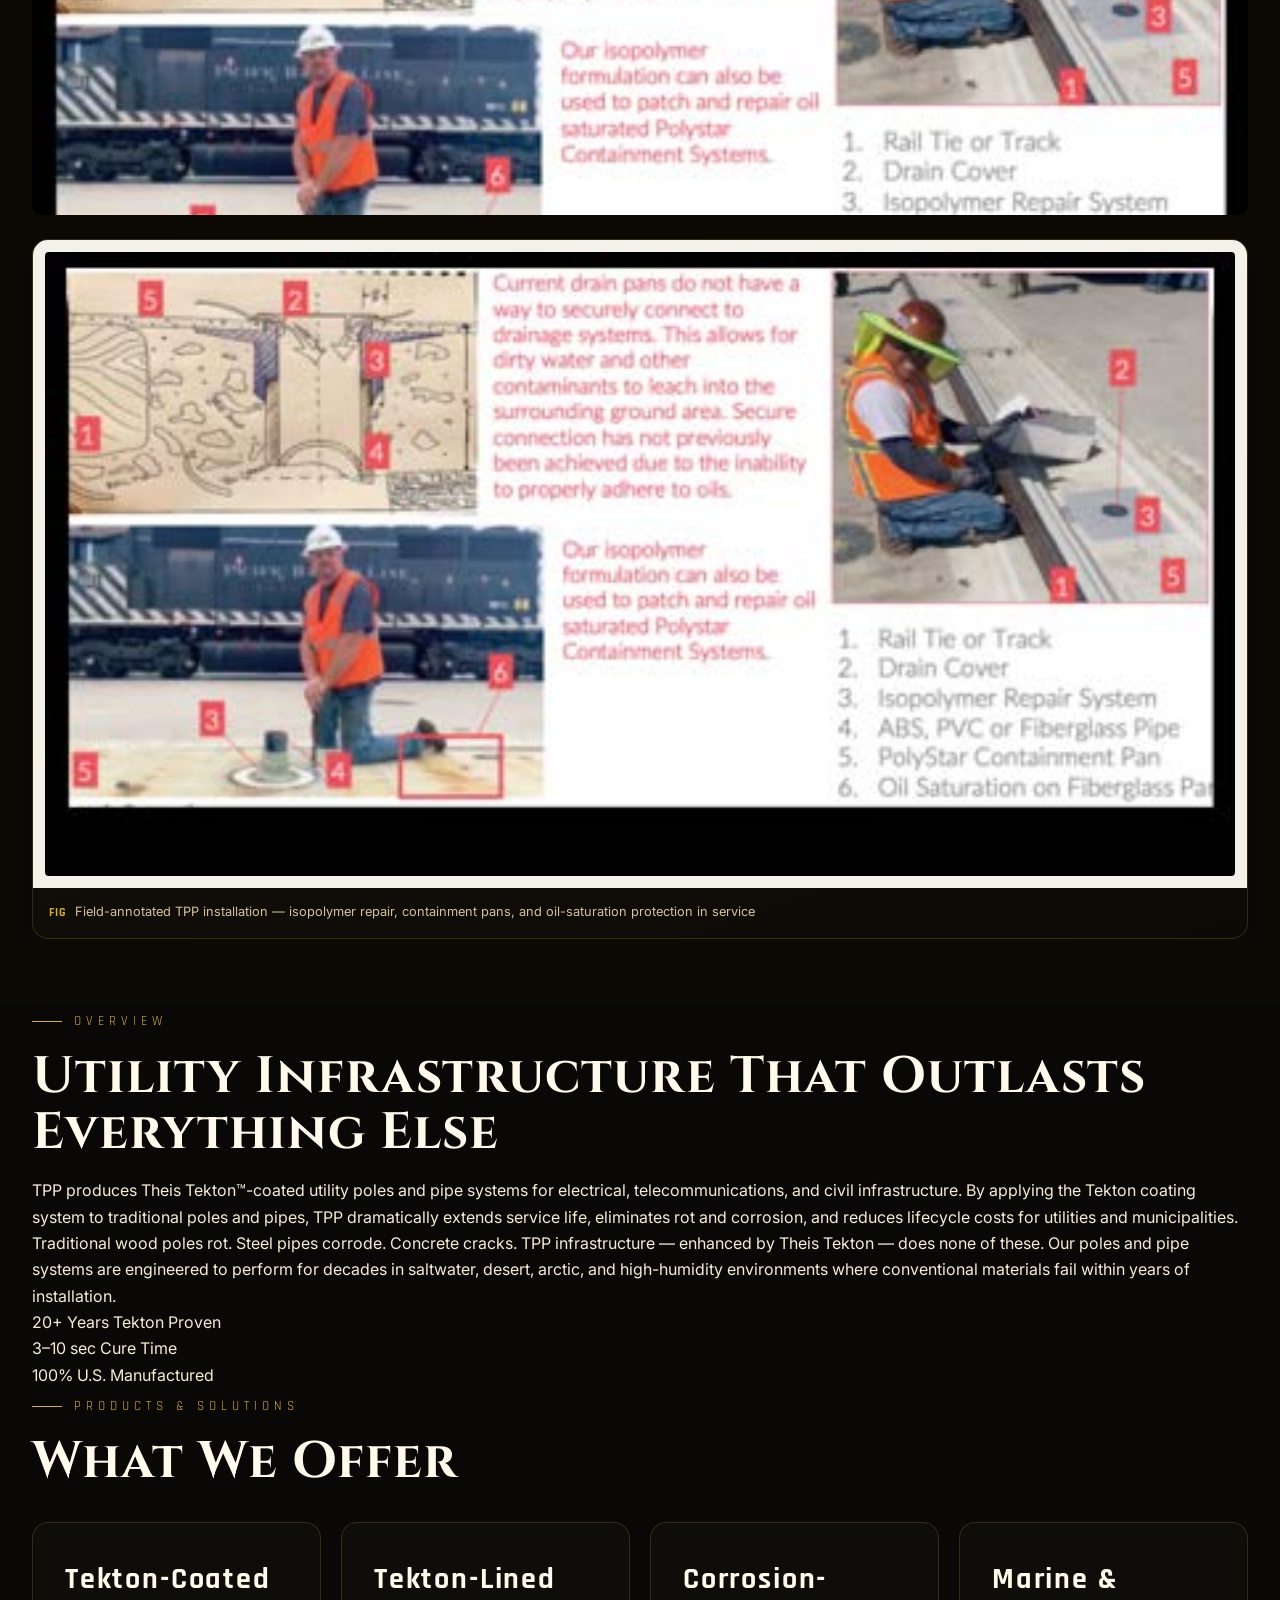
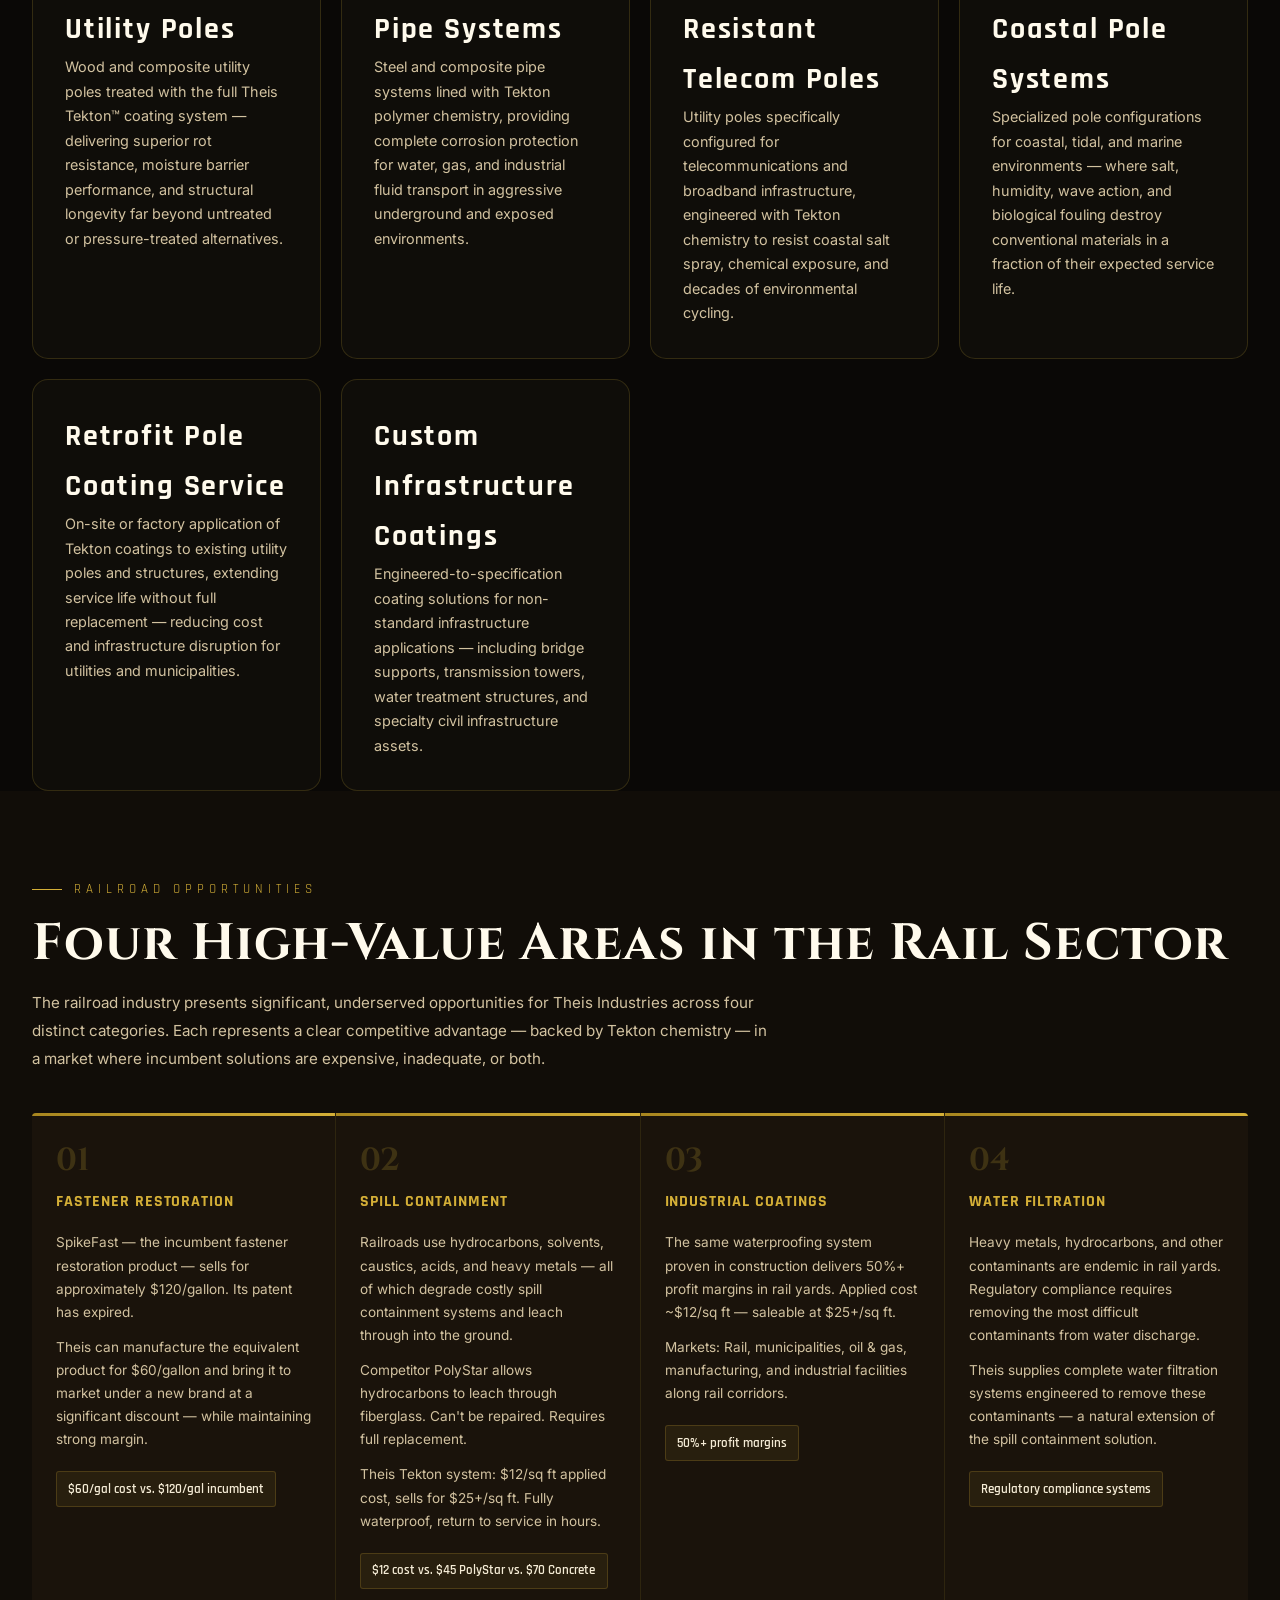
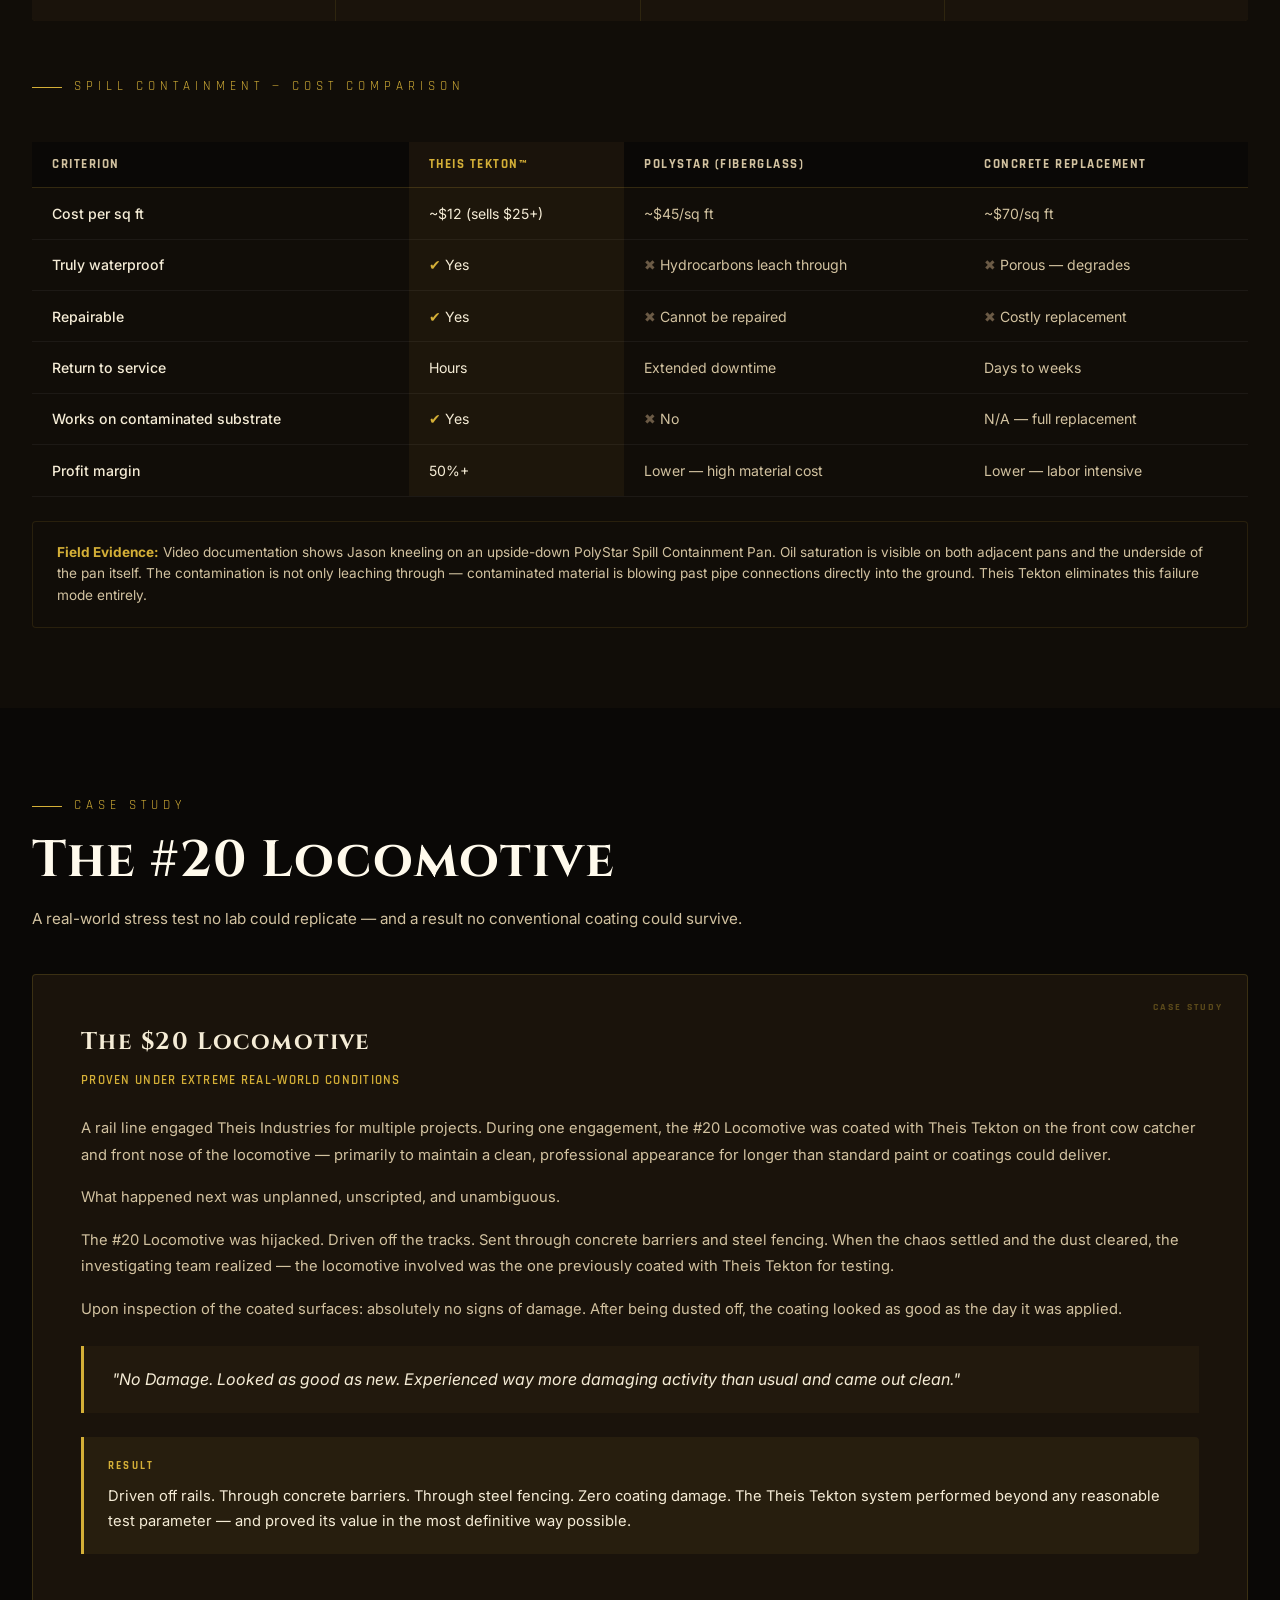
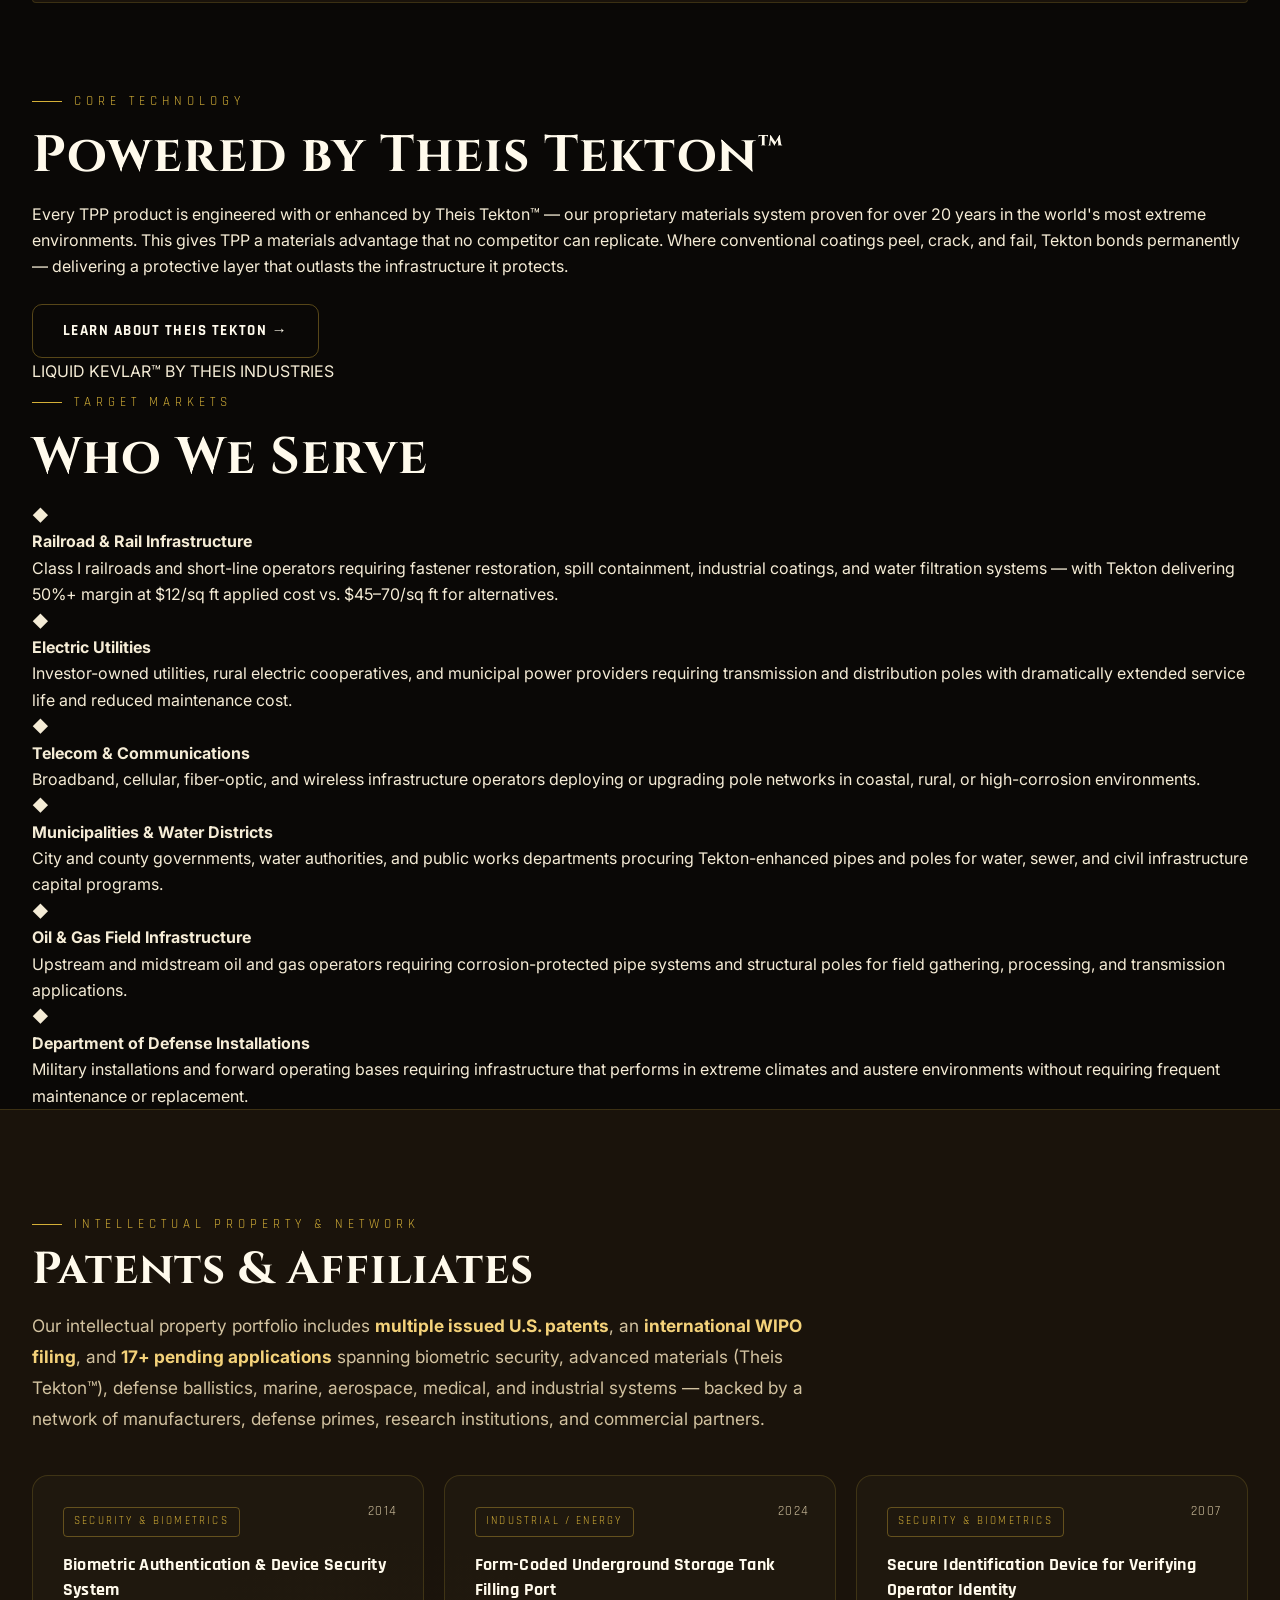
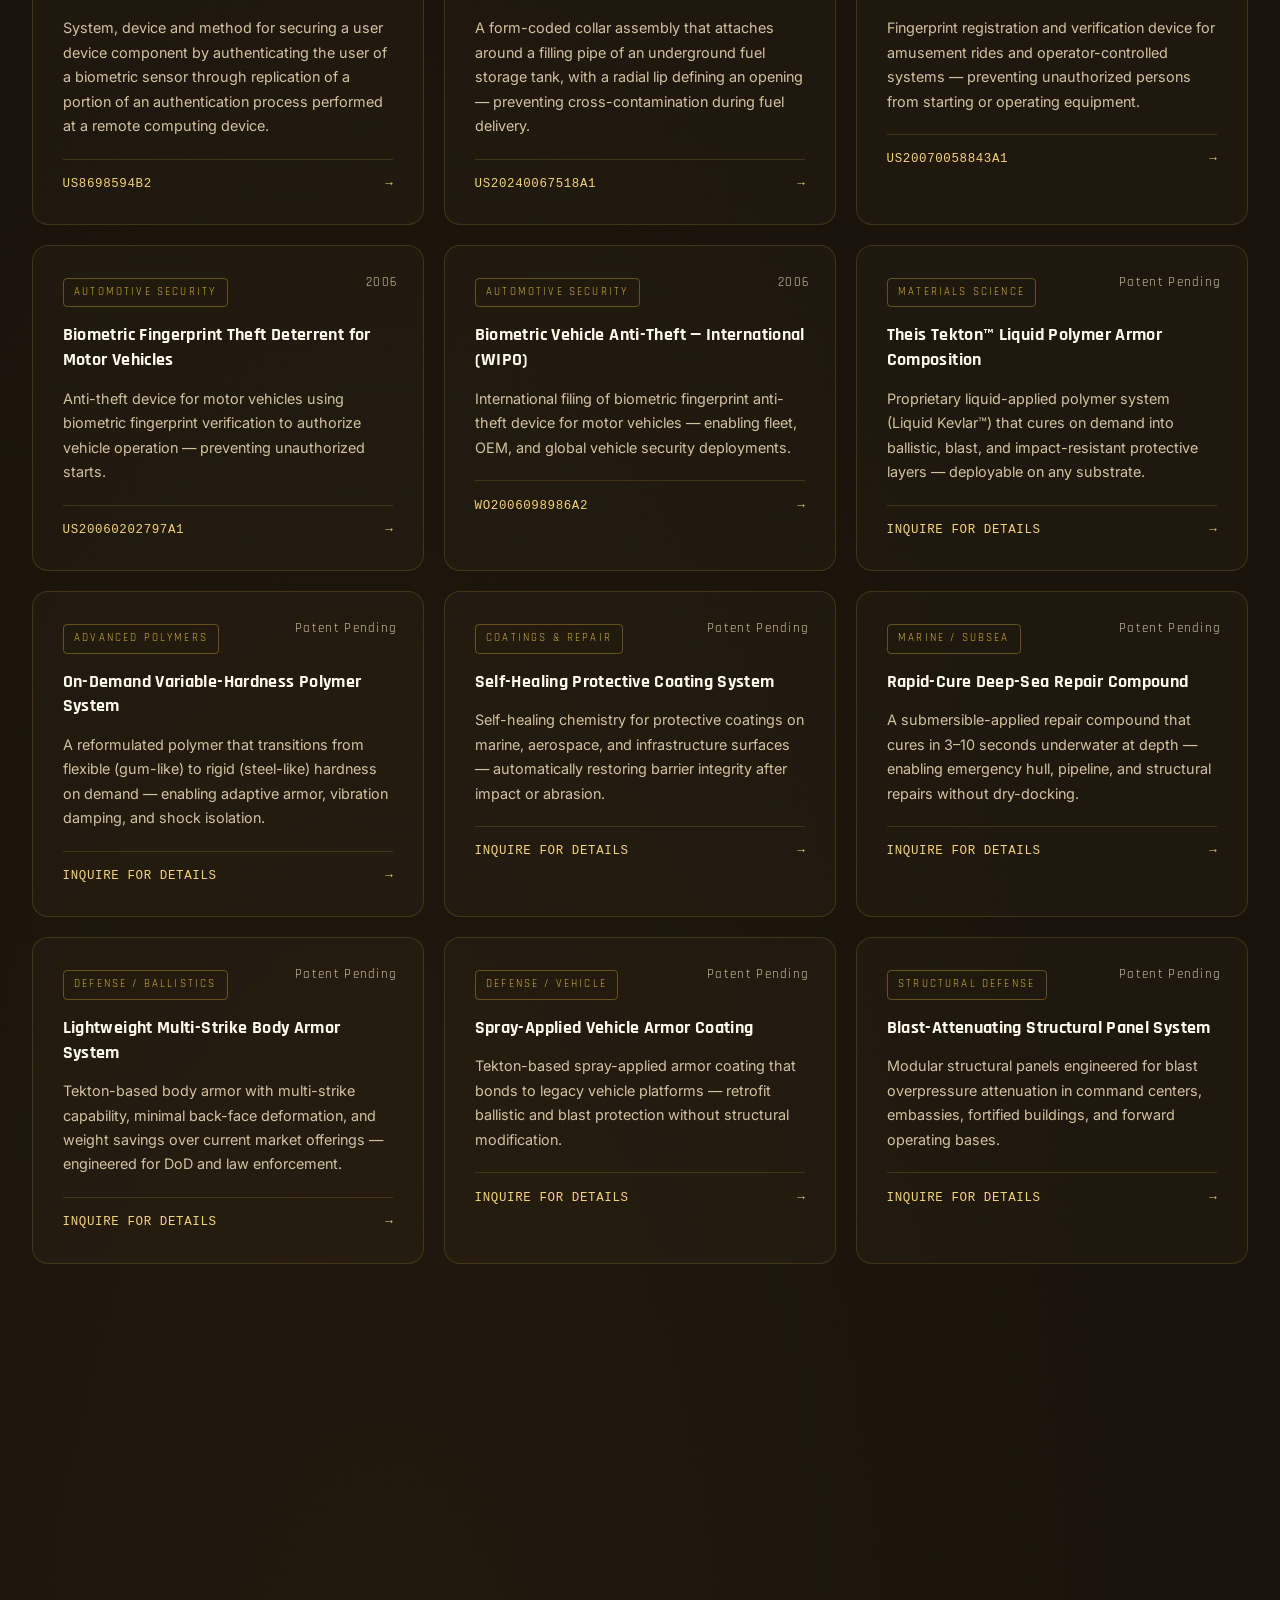
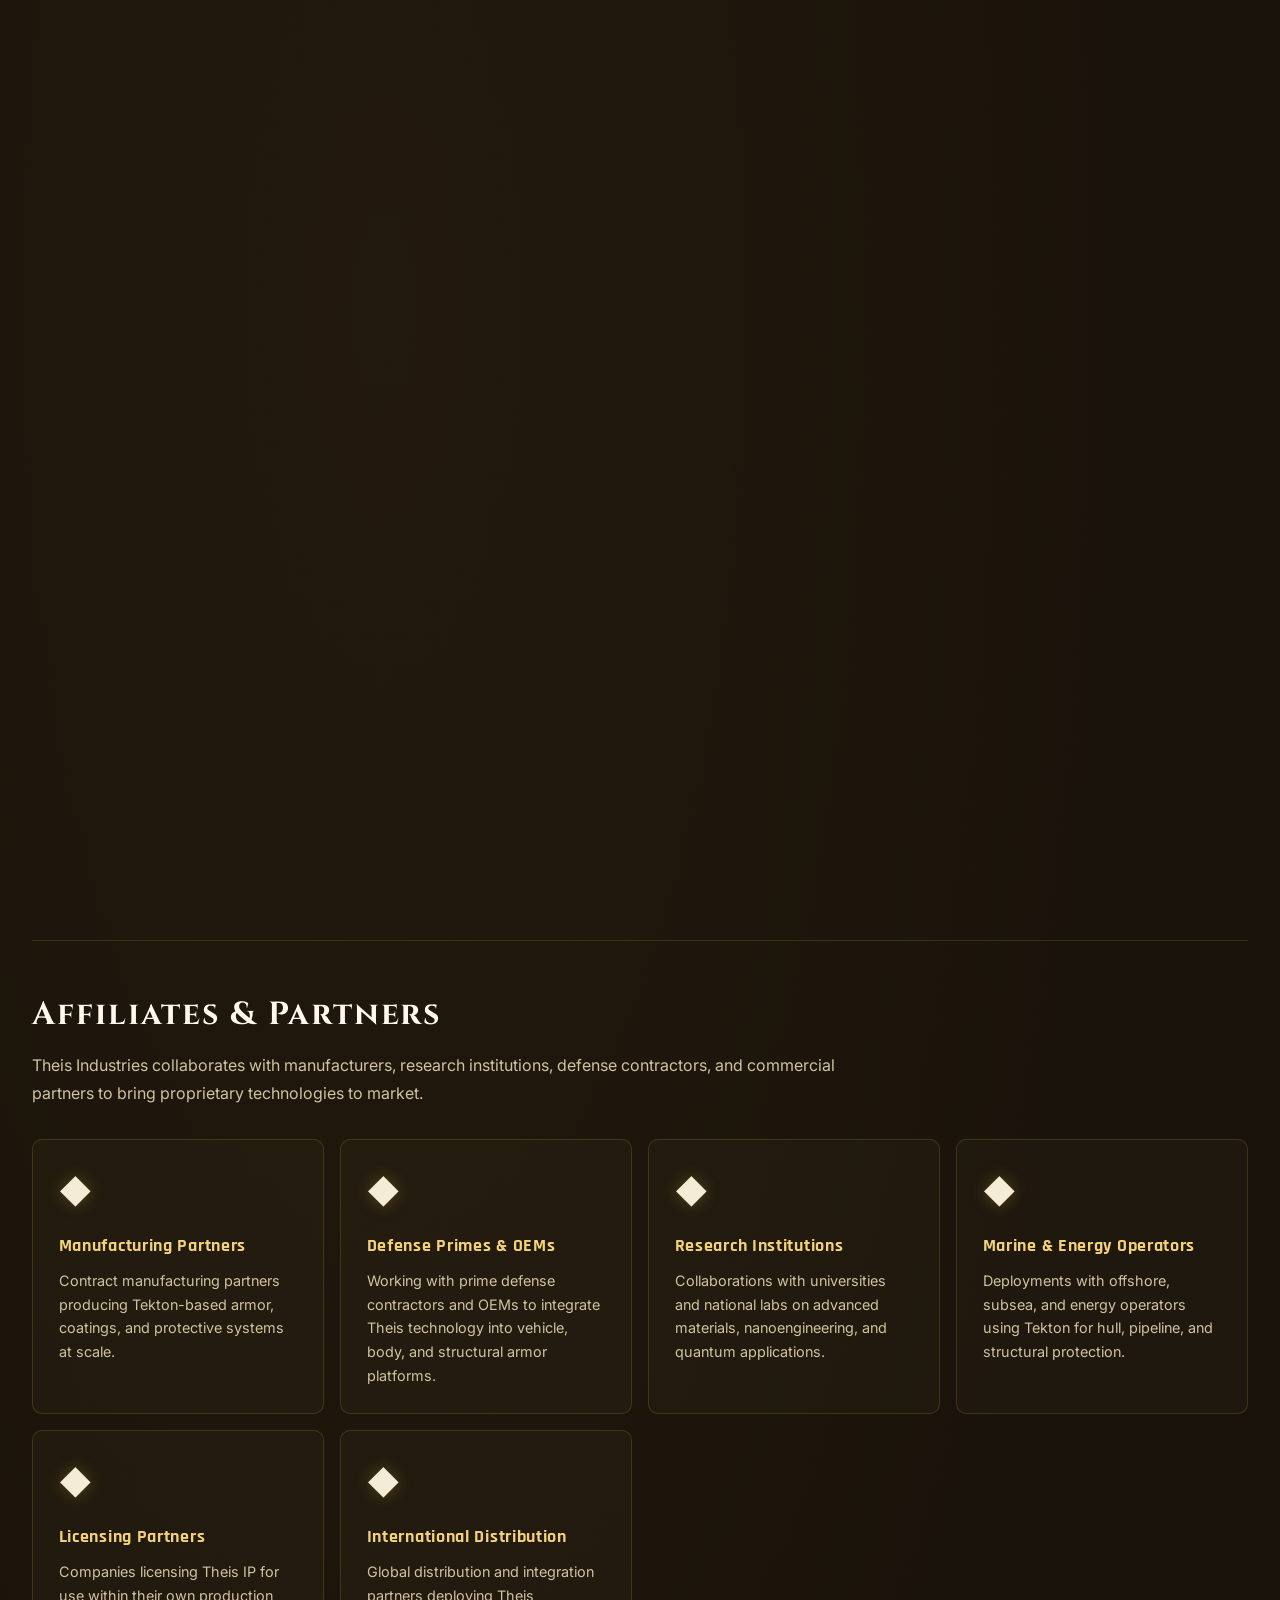
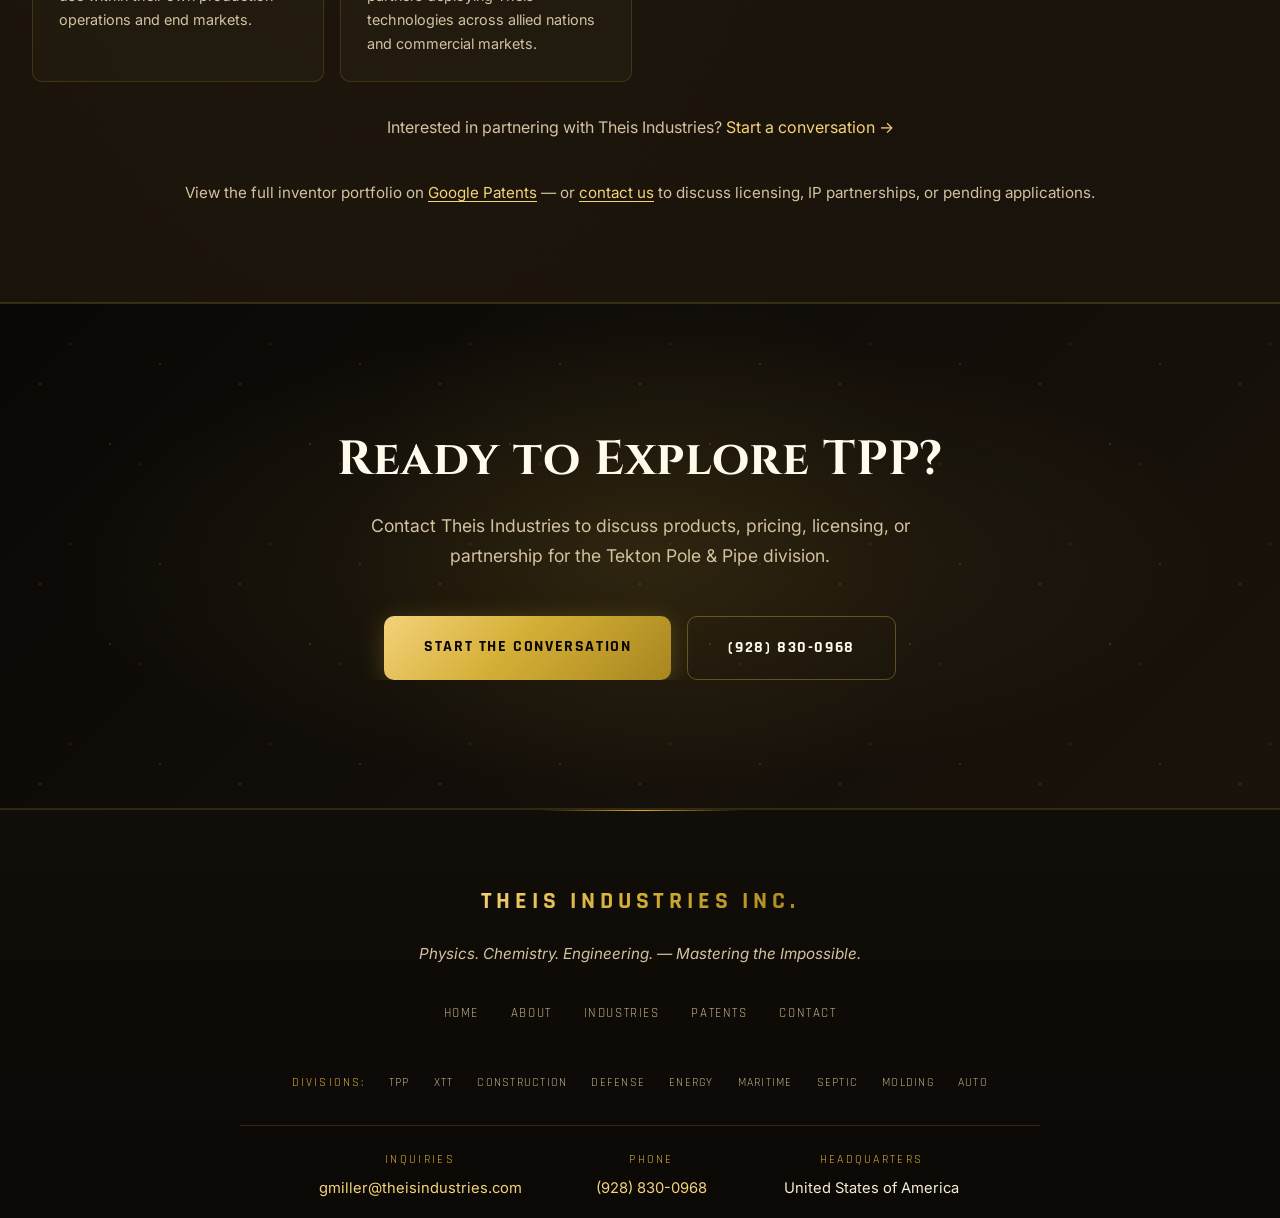
<file: tpp.html>
<!DOCTYPE html>
<html lang="en">
<head>
  <meta charset="UTF-8" />
  <meta name="viewport" content="width=device-width, initial-scale=1.0" />
  <title>Tekton Pole &amp; Pipe (TPP) — Theis Industries Inc.</title>
  <meta name="description" content="TPP produces Theis Tekton™-coated utility poles and pipe systems for electrical, telecom, and civil infrastructure — engineered for decades of corrosion-free performance." />
  <link rel="stylesheet" href="style.css" />
  <link rel="preconnect" href="https://fonts.googleapis.com">
  <link rel="preconnect" href="https://fonts.gstatic.com" crossorigin>
  <link href="https://fonts.googleapis.com/css2?family=Cinzel:wght@500;600;700&family=Rajdhani:wght@400;500;600;700&family=Inter:wght@300;400;500;600&display=swap" rel="stylesheet">
  <script src="icons.js" defer></script>
  <script src="main.js" defer></script>
  <style>
    /* ── TPP enrichment styles ── */
    .enrich-section {
      padding: 5rem 0;
    }
    .enrich-section:nth-child(odd) {
      background: #110d08;
    }
    .enrich-section:nth-child(even) {
      background: #0a0806;
    }

    .enrich-intro {
      font-family: 'Inter', sans-serif;
      font-size: 0.95rem;
      line-height: 1.85;
      color: #d2c2a0;
      max-width: 740px;
      margin-bottom: 2.5rem;
    }

    /* Railroad opportunities 4-column grid */
    .rail-opp-grid {
      display: grid;
      grid-template-columns: repeat(4, 1fr);
      gap: 1px;
      background: rgba(212,175,55,0.15);
      border-radius: 4px;
      overflow: hidden;
      margin-top: 2.5rem;
    }
    .rail-opp-card {
      background: #1a130b;
      padding: 2rem 1.5rem;
      position: relative;
    }
    .rail-opp-card::before {
      content: '';
      position: absolute;
      top: 0; left: 0; right: 0;
      height: 3px;
      background: linear-gradient(90deg, #a8861f, #d4af37);
    }
    .rail-opp-num {
      font-family: 'Cinzel', serif;
      font-size: 2rem;
      font-weight: 700;
      color: rgba(212,175,55,0.2);
      line-height: 1;
      margin-bottom: 0.75rem;
    }
    .rail-opp-card h3 {
      font-family: 'Rajdhani', sans-serif;
      font-size: 1rem;
      font-weight: 700;
      color: #d4af37;
      letter-spacing: 0.06em;
      text-transform: uppercase;
      margin-bottom: 1rem;
    }
    .rail-opp-card p {
      font-family: 'Inter', sans-serif;
      font-size: 0.85rem;
      color: #d2c2a0;
      line-height: 1.7;
      margin-bottom: 0.75rem;
    }
    .rail-opp-card p:last-child { margin-bottom: 0; }
    .rail-opp-highlight {
      font-family: 'Rajdhani', sans-serif;
      font-size: 0.8rem;
      font-weight: 600;
      color: #f5ecd6;
      background: rgba(212,175,55,0.08);
      border: 1px solid rgba(212,175,55,0.2);
      border-radius: 3px;
      padding: 0.4rem 0.7rem;
      display: inline-block;
      margin-top: 0.5rem;
    }

    /* Comparison table */
    .comparison-table {
      width: 100%;
      border-collapse: collapse;
      margin-top: 2rem;
      font-family: 'Inter', sans-serif;
    }
    .comparison-table thead th {
      font-family: 'Rajdhani', sans-serif;
      font-size: 0.8rem;
      font-weight: 700;
      letter-spacing: 0.12em;
      text-transform: uppercase;
      color: #d2c2a0;
      padding: 0.75rem 1.25rem;
      background: #0a0806;
      border-bottom: 1px solid rgba(212,175,55,0.2);
      text-align: left;
    }
    .comparison-table thead th.winner {
      color: #d4af37;
      background: #1a130b;
    }
    .comparison-table tbody tr {
      border-bottom: 1px solid rgba(255,255,255,0.05);
    }
    .comparison-table tbody tr:hover {
      background: rgba(212,175,55,0.04);
    }
    .comparison-table tbody td {
      padding: 0.85rem 1.25rem;
      font-size: 0.88rem;
      color: #d2c2a0;
    }
    .comparison-table tbody td:first-child {
      color: #f5ecd6;
      font-weight: 500;
    }
    .comparison-table tbody td.winner-cell {
      color: #f5ecd6;
      background: rgba(212,175,55,0.06);
    }
    .check { color: #d4af37; }
    .cross { color: #6b5a45; }

    /* Case study block */
    .case-study-block {
      background: #1a130b;
      border: 1px solid rgba(212,175,55,0.18);
      border-radius: 4px;
      padding: 3rem;
      margin-top: 2rem;
      position: relative;
      overflow: hidden;
    }
    .case-study-block::after {
      content: 'CASE STUDY';
      position: absolute;
      top: 1.5rem; right: 1.5rem;
      font-family: 'Rajdhani', sans-serif;
      font-size: 0.65rem;
      font-weight: 700;
      letter-spacing: 0.2em;
      color: rgba(212,175,55,0.35);
    }
    .case-study-block h3 {
      font-family: 'Cinzel', serif;
      font-size: 1.5rem;
      font-weight: 700;
      color: #f5ecd6;
      margin-bottom: 0.5rem;
    }
    .case-study-block .cs-subtitle {
      font-family: 'Rajdhani', sans-serif;
      font-size: 0.8rem;
      font-weight: 600;
      letter-spacing: 0.1em;
      text-transform: uppercase;
      color: #d4af37;
      margin-bottom: 1.5rem;
      display: block;
    }
    .case-study-block p {
      font-family: 'Inter', sans-serif;
      font-size: 0.92rem;
      color: #d2c2a0;
      line-height: 1.8;
      margin-bottom: 1rem;
    }
    .case-study-block p:last-child { margin-bottom: 0; }

    /* Result callout */
    .result-callout {
      background: rgba(212,175,55,0.07);
      border-left: 3px solid #d4af37;
      padding: 1.25rem 1.5rem;
      margin-top: 1.5rem;
      border-radius: 0 4px 4px 0;
    }
    .result-callout .rc-label {
      font-family: 'Rajdhani', sans-serif;
      font-size: 0.7rem;
      font-weight: 700;
      letter-spacing: 0.2em;
      text-transform: uppercase;
      color: #d4af37;
      margin-bottom: 0.5rem;
    }
    .result-callout p {
      font-family: 'Inter', sans-serif;
      font-size: 0.92rem;
      color: #f5ecd6;
      line-height: 1.7;
      margin: 0;
    }

    /* Quote block */
    .quote-block {
      border-left: 3px solid #d4af37;
      padding: 1.25rem 1.75rem;
      margin: 1.5rem 0;
      background: rgba(212,175,55,0.04);
    }
    .quote-block p {
      font-family: 'Inter', sans-serif;
      font-style: italic;
      font-size: 1rem;
      color: #f5ecd6;
      line-height: 1.7;
      margin: 0;
    }

    /* Video note */
    .video-note {
      background: #110d08;
      border: 1px solid rgba(212,175,55,0.12);
      border-radius: 4px;
      padding: 1.25rem 1.5rem;
      margin-top: 1.5rem;
      font-family: 'Inter', sans-serif;
      font-size: 0.85rem;
      color: #d2c2a0;
      line-height: 1.6;
    }
    .video-note strong { color: #d4af37; }

    @media (max-width: 900px) {
      .rail-opp-grid { grid-template-columns: 1fr 1fr; }
    }
    @media (max-width: 480px) {
      .rail-opp-grid { grid-template-columns: 1fr; }
    }
  </style>
</head>
<body>
  <div id="page-overlay"></div>
  <div id="cursor-dot"></div>

  <nav id="navbar">
    <div class="nav-inner">
      <a href="index.html" class="nav-logo">THEIS <span>INDUSTRIES</span></a>
      <ul class="nav-links" id="navLinks">
        <li><a href="index.html">Home</a></li>
        <li><a href="about.html">About</a></li>
        <li class="nav-dropdown">
          <a href="#" class="nav-dropdown-trigger">Divisions <span class="dropdown-arrow">▾</span></a>
          <ul class="dropdown-menu">
            <li><a href="tpp.html">Tekton Pole &amp; Pipe (TPP)</a></li>
            <li><a href="xtt.html">Xtreme Transport (XTT)</a></li>
            <li><a href="construction.html">Theis Construction</a></li>
            <li><a href="defense.html">Theis Defense (Alviz)</a></li>
            <li><a href="energy.html">Theis Energy</a></li>
            <li><a href="maritime.html">Theis Maritime</a></li>
            <li><a href="septic.html">Theis Septic</a></li>
            <li><a href="molding.html">Theis Molding</a></li>
            <li><a href="auto.html">Theis Auto</a></li>
          </ul>
        </li>
        <li><a href="industries.html">Industries</a></li>
        <li><a href="about.html#patents">Patents</a></li>
        <li><a href="contact.html" class="nav-cta">Contact Us</a></li>
      </ul>
      <div class="hamburger" onclick="toggleMenu()">&#9776;</div>
    </div>
  </nav>

  <!-- SPOKE HERO -->
  <section class="spoke-hero tpp-hero" style="background: linear-gradient(135deg, rgba(10,8,6,0.88) 0%, rgba(17,13,8,0.75) 100%), url('https://images.stockcake.com/public/3/f/d/3fdd8eec-6bc1-4962-99a6-0617ef563e71_large/complex-industrial-pipes-stockcake.jpg') center/cover no-repeat;">
    <div class="container">
      <a href="index.html#divisions" class="spoke-back reveal">← All Divisions</a>
      <div class="spoke-eyebrow reveal">Theis Industries — Division</div>
      <h1 class="reveal">Tekton Pole &amp; Pipe (TPP)</h1>
      <p class="spoke-tagline reveal">Engineered longevity for America's critical infrastructure.</p>
      <div class="spoke-hero-btns">
        <a href="contact.html" class="btn-primary">Inquire About This Division</a>
        <a href="index.html#tekton" class="btn-secondary">Powered by Theis Tekton™</a>
      </div>
    </div>
    <div class="spoke-hero-bg"></div>
  </section>

  <!-- RAILROAD PHOTO GALLERY -->
  <section style="padding:4rem 0;background:#0d0a06;">
    <div class="container">
      <div class="section-label reveal">Field Applications</div>
      <h2 class="reveal">Rail &amp; Utility Infrastructure</h2>
      <p class="section-sub reveal">Theis Tekton-coated poles and pipe systems are deployed across rail corridors, utility grids, and infrastructure networks — outperforming standard products in every measurable category.</p>
      <div style="border-radius:12px;overflow:hidden;margin:2rem 0;">
        <img src="images/energy-railroad-sunset.jpg" alt="Railroad infrastructure" style="width:100%;height:400px;object-fit:cover;">
      </div>
      <div style="display:grid;grid-template-columns:repeat(3,1fr);gap:1.25rem;margin-top:1.5rem;">
        <div style="border-radius:10px;overflow:hidden;"><img src="images/tpp-railroad-track-1.jpg" alt="Rail track" style="width:100%;height:200px;object-fit:cover;"></div>
        <div style="border-radius:10px;overflow:hidden;"><img src="images/tpp-railroad-track-2.jpg" alt="Rail track" style="width:100%;height:200px;object-fit:cover;"></div>
        <div style="border-radius:10px;overflow:hidden;"><img src="images/tpp-railroad-track-4.jpg" alt="Rail gravel" style="width:100%;height:200px;object-fit:cover;"></div>
      </div>
      <div style="border-radius:10px;overflow:hidden;margin-top:1.25rem;">
        <img src="images/construction-worker-pipe.jpg" alt="Worker installing pole/pipe system" style="width:100%;height:300px;object-fit:cover;">
      </div>
      <figure class="evidence-card" style="margin-top:1.5rem;">
        <div class="evidence-card__media"><img src="images/construction-tpp-diagram.jpg" alt="Annotated TPP installation diagram: rail tie, drain cover, isopolymer repair system, fiberglass pipe, PolyStar containment pan, and oil-saturation protection"></div>
        <figcaption class="evidence-card__cap"><span class="evidence-card__num">FIG</span><p>Field-annotated TPP installation — isopolymer repair, containment pans, and oil-saturation protection in service</p></figcaption>
      </figure>
    </div>
  </section>

  <!-- OVERVIEW -->
  <section class="spoke-overview">
    <div class="container">
      <div class="spoke-overview-grid">
        <div class="spoke-overview-text">
          <div class="section-label reveal">Overview</div>
          <h2 class="reveal">Utility Infrastructure That Outlasts Everything Else</h2>
          <p class="reveal">TPP produces Theis Tekton™-coated utility poles and pipe systems for electrical, telecommunications, and civil infrastructure. By applying the Tekton coating system to traditional poles and pipes, TPP dramatically extends service life, eliminates rot and corrosion, and reduces lifecycle costs for utilities and municipalities.</p>
          <p class="reveal">Traditional wood poles rot. Steel pipes corrode. Concrete cracks. TPP infrastructure — enhanced by Theis Tekton — does none of these. Our poles and pipe systems are engineered to perform for decades in saltwater, desert, arctic, and high-humidity environments where conventional materials fail within years of installation.</p>
        </div>
        <div class="spoke-overview-stats">
          <div class="spoke-stat reveal">
            <span class="spoke-stat-val">20+</span>
            <span class="spoke-stat-label">Years Tekton Proven</span>
          </div>
          <div class="spoke-stat reveal">
            <span class="spoke-stat-val">3–10 sec</span>
            <span class="spoke-stat-label">Cure Time</span>
          </div>
          <div class="spoke-stat reveal">
            <span class="spoke-stat-val">100%</span>
            <span class="spoke-stat-label">U.S. Manufactured</span>
          </div>
        </div>
      </div>
    </div>
  </section>

  <!-- PRODUCTS / SOLUTIONS -->
  <section class="spoke-products">
    <div class="container">
      <div class="section-label reveal">Products &amp; Solutions</div>
      <h2 class="reveal">What We Offer</h2>
      <div class="spoke-products-grid">
        <div class="spoke-product-card reveal">
          <h3>Tekton-Coated Utility Poles</h3>
          <p>Wood and composite utility poles treated with the full Theis Tekton™ coating system — delivering superior rot resistance, moisture barrier performance, and structural longevity far beyond untreated or pressure-treated alternatives.</p>
        </div>
        <div class="spoke-product-card reveal">
          <h3>Tekton-Lined Pipe Systems</h3>
          <p>Steel and composite pipe systems lined with Tekton polymer chemistry, providing complete corrosion protection for water, gas, and industrial fluid transport in aggressive underground and exposed environments.</p>
        </div>
        <div class="spoke-product-card reveal">
          <h3>Corrosion-Resistant Telecom Poles</h3>
          <p>Utility poles specifically configured for telecommunications and broadband infrastructure, engineered with Tekton chemistry to resist coastal salt spray, chemical exposure, and decades of environmental cycling.</p>
        </div>
        <div class="spoke-product-card reveal">
          <h3>Marine &amp; Coastal Pole Systems</h3>
          <p>Specialized pole configurations for coastal, tidal, and marine environments — where salt, humidity, wave action, and biological fouling destroy conventional materials in a fraction of their expected service life.</p>
        </div>
        <div class="spoke-product-card reveal">
          <h3>Retrofit Pole Coating Service</h3>
          <p>On-site or factory application of Tekton coatings to existing utility poles and structures, extending service life without full replacement — reducing cost and infrastructure disruption for utilities and municipalities.</p>
        </div>
        <div class="spoke-product-card reveal">
          <h3>Custom Infrastructure Coatings</h3>
          <p>Engineered-to-specification coating solutions for non-standard infrastructure applications — including bridge supports, transmission towers, water treatment structures, and specialty civil infrastructure assets.</p>
        </div>
      </div>
    </div>
  </section>

  <!-- ═══════════════════════════════════════════════════════
       RAILROAD OPPORTUNITIES
  ═══════════════════════════════════════════════════════ -->
  <section class="enrich-section" id="railroad">
    <div class="container">
      <div class="section-label reveal">Railroad Opportunities</div>
      <h2 class="reveal">Four High-Value Areas in the Rail Sector</h2>
      <p class="enrich-intro reveal">The railroad industry presents significant, underserved opportunities for Theis Industries across four distinct categories. Each represents a clear competitive advantage — backed by Tekton chemistry — in a market where incumbent solutions are expensive, inadequate, or both.</p>

      <div class="rail-opp-grid">
        <!-- 1: Fastener Restoration -->
        <div class="rail-opp-card reveal">
          <div class="rail-opp-num">01</div>
          <h3>Fastener Restoration</h3>
          <p>SpikeFast — the incumbent fastener restoration product — sells for approximately $120/gallon. Its patent has expired.</p>
          <p>Theis can manufacture the equivalent product for $60/gallon and bring it to market under a new brand at a significant discount — while maintaining strong margin.</p>
          <span class="rail-opp-highlight">$60/gal cost vs. $120/gal incumbent</span>
        </div>

        <!-- 2: Spill Containment -->
        <div class="rail-opp-card reveal">
          <div class="rail-opp-num">02</div>
          <h3>Spill Containment</h3>
          <p>Railroads use hydrocarbons, solvents, caustics, acids, and heavy metals — all of which degrade costly spill containment systems and leach through into the ground.</p>
          <p>Competitor PolyStar allows hydrocarbons to leach through fiberglass. Can't be repaired. Requires full replacement.</p>
          <p>Theis Tekton system: $12/sq ft applied cost, sells for $25+/sq ft. Fully waterproof, return to service in hours.</p>
          <span class="rail-opp-highlight">$12 cost vs. $45 PolyStar vs. $70 Concrete</span>
        </div>

        <!-- 3: Industrial Coatings -->
        <div class="rail-opp-card reveal">
          <div class="rail-opp-num">03</div>
          <h3>Industrial Coatings</h3>
          <p>The same waterproofing system proven in construction delivers 50%+ profit margins in rail yards. Applied cost ~$12/sq ft — saleable at $25+/sq ft.</p>
          <p>Markets: Rail, municipalities, oil &amp; gas, manufacturing, and industrial facilities along rail corridors.</p>
          <span class="rail-opp-highlight">50%+ profit margins</span>
        </div>

        <!-- 4: Water Filtration -->
        <div class="rail-opp-card reveal">
          <div class="rail-opp-num">04</div>
          <h3>Water Filtration</h3>
          <p>Heavy metals, hydrocarbons, and other contaminants are endemic in rail yards. Regulatory compliance requires removing the most difficult contaminants from water discharge.</p>
          <p>Theis supplies complete water filtration systems engineered to remove these contaminants — a natural extension of the spill containment solution.</p>
          <span class="rail-opp-highlight">Regulatory compliance systems</span>
        </div>
      </div>

      <!-- Spill containment comparison table -->
      <div class="reveal" style="margin-top:3rem;">
        <div class="section-label" style="margin-bottom:0.75rem;">Spill Containment — Cost Comparison</div>
        <table class="comparison-table">
          <thead>
            <tr>
              <th>Criterion</th>
              <th class="winner">Theis Tekton™</th>
              <th>PolyStar (Fiberglass)</th>
              <th>Concrete Replacement</th>
            </tr>
          </thead>
          <tbody>
            <tr>
              <td>Cost per sq ft</td>
              <td class="winner-cell">~$12 (sells $25+)</td>
              <td>~$45/sq ft</td>
              <td>~$70/sq ft</td>
            </tr>
            <tr>
              <td>Truly waterproof</td>
              <td class="winner-cell"><span class="check">✔</span> Yes</td>
              <td><span class="cross">✖</span> Hydrocarbons leach through</td>
              <td><span class="cross">✖</span> Porous — degrades</td>
            </tr>
            <tr>
              <td>Repairable</td>
              <td class="winner-cell"><span class="check">✔</span> Yes</td>
              <td><span class="cross">✖</span> Cannot be repaired</td>
              <td><span class="cross">✖</span> Costly replacement</td>
            </tr>
            <tr>
              <td>Return to service</td>
              <td class="winner-cell">Hours</td>
              <td>Extended downtime</td>
              <td>Days to weeks</td>
            </tr>
            <tr>
              <td>Works on contaminated substrate</td>
              <td class="winner-cell"><span class="check">✔</span> Yes</td>
              <td><span class="cross">✖</span> No</td>
              <td>N/A — full replacement</td>
            </tr>
            <tr>
              <td>Profit margin</td>
              <td class="winner-cell">50%+</td>
              <td>Lower — high material cost</td>
              <td>Lower — labor intensive</td>
            </tr>
          </tbody>
        </table>
      </div>

      <div class="video-note reveal">
        <strong>Field Evidence:</strong> Video documentation shows Jason kneeling on an upside-down PolyStar Spill Containment Pan. Oil saturation is visible on both adjacent pans and the underside of the pan itself. The contamination is not only leaching through — contaminated material is blowing past pipe connections directly into the ground. Theis Tekton eliminates this failure mode entirely.
      </div>
    </div>
  </section>

  <!-- ═══════════════════════════════════════════════════════
       CASE STUDY: THE $20 LOCOMOTIVE
  ═══════════════════════════════════════════════════════ -->
  <section class="enrich-section" id="locomotive">
    <div class="container">
      <div class="section-label reveal">Case Study</div>
      <h2 class="reveal">The #20 Locomotive</h2>
      <p class="enrich-intro reveal">A real-world stress test no lab could replicate — and a result no conventional coating could survive.</p>

      <div class="case-study-block reveal">
        <h3>The $20 Locomotive</h3>
        <span class="cs-subtitle">Proven Under Extreme Real-World Conditions</span>

        <p>A rail line engaged Theis Industries for multiple projects. During one engagement, the #20 Locomotive was coated with Theis Tekton on the front cow catcher and front nose of the locomotive — primarily to maintain a clean, professional appearance for longer than standard paint or coatings could deliver.</p>

        <p>What happened next was unplanned, unscripted, and unambiguous.</p>

        <p>The #20 Locomotive was hijacked. Driven off the tracks. Sent through concrete barriers and steel fencing. When the chaos settled and the dust cleared, the investigating team realized — the locomotive involved was the one previously coated with Theis Tekton for testing.</p>

        <p>Upon inspection of the coated surfaces: absolutely no signs of damage. After being dusted off, the coating looked as good as the day it was applied.</p>

        <div class="quote-block">
          <p>"No Damage. Looked as good as new. Experienced way more damaging activity than usual and came out clean."</p>
        </div>

        <div class="result-callout">
          <div class="rc-label">Result</div>
          <p>Driven off rails. Through concrete barriers. Through steel fencing. Zero coating damage. The Theis Tekton system performed beyond any reasonable test parameter — and proved its value in the most definitive way possible.</p>
        </div>
      </div>
    </div>
  </section>

  <!-- TEKTON ADVANTAGE -->
  <section class="spoke-tekton">
    <div class="container spoke-tekton-inner">
      <div class="reveal">
        <div class="section-label">Core Technology</div>
        <h2>Powered by Theis Tekton™</h2>
        <p>Every TPP product is engineered with or enhanced by Theis Tekton™ — our proprietary materials system proven for over 20 years in the world's most extreme environments. This gives TPP a materials advantage that no competitor can replicate. Where conventional coatings peel, crack, and fail, Tekton bonds permanently — delivering a protective layer that outlasts the infrastructure it protects.</p>
        <a href="index.html#tekton" class="btn-secondary" style="display:inline-block;margin-top:1.5rem;">Learn About Theis Tekton →</a>
      </div>
      <div class="tekton-badge-sm reveal">
        <span>LIQUID</span>
        <span class="big">KEVLAR&#8482;</span>
        <span>BY THEIS INDUSTRIES</span>
      </div>
    </div>
  </section>

  <!-- MARKETS / APPLICATIONS -->
  <section class="spoke-markets">
    <div class="container">
      <div class="section-label reveal">Target Markets</div>
      <h2 class="reveal">Who We Serve</h2>
      <div class="spoke-markets-list">
        <div class="spoke-market-item reveal">
          <span class="spoke-market-icon">◆</span>
          <div>
            <h4>Railroad &amp; Rail Infrastructure</h4>
            <p>Class I railroads and short-line operators requiring fastener restoration, spill containment, industrial coatings, and water filtration systems — with Tekton delivering 50%+ margin at $12/sq ft applied cost vs. $45–70/sq ft for alternatives.</p>
          </div>
        </div>
        <div class="spoke-market-item reveal">
          <span class="spoke-market-icon">◆</span>
          <div>
            <h4>Electric Utilities</h4>
            <p>Investor-owned utilities, rural electric cooperatives, and municipal power providers requiring transmission and distribution poles with dramatically extended service life and reduced maintenance cost.</p>
          </div>
        </div>
        <div class="spoke-market-item reveal">
          <span class="spoke-market-icon">◆</span>
          <div>
            <h4>Telecom &amp; Communications</h4>
            <p>Broadband, cellular, fiber-optic, and wireless infrastructure operators deploying or upgrading pole networks in coastal, rural, or high-corrosion environments.</p>
          </div>
        </div>
        <div class="spoke-market-item reveal">
          <span class="spoke-market-icon">◆</span>
          <div>
            <h4>Municipalities &amp; Water Districts</h4>
            <p>City and county governments, water authorities, and public works departments procuring Tekton-enhanced pipes and poles for water, sewer, and civil infrastructure capital programs.</p>
          </div>
        </div>
        <div class="spoke-market-item reveal">
          <span class="spoke-market-icon">◆</span>
          <div>
            <h4>Oil &amp; Gas Field Infrastructure</h4>
            <p>Upstream and midstream oil and gas operators requiring corrosion-protected pipe systems and structural poles for field gathering, processing, and transmission applications.</p>
          </div>
        </div>
        <div class="spoke-market-item reveal">
          <span class="spoke-market-icon">◆</span>
          <div>
            <h4>Department of Defense Installations</h4>
            <p>Military installations and forward operating bases requiring infrastructure that performs in extreme climates and austere environments without requiring frequent maintenance or replacement.</p>
          </div>
        </div>
      </div>
    </div>
  </section>

  <!-- CTA -->
  <section id="cta">
    <div class="container cta-inner">
      <h2 class="reveal">Ready to Explore TPP?</h2>
      <p class="reveal">Contact Theis Industries to discuss products, pricing, licensing, or partnership for the Tekton Pole &amp; Pipe division.</p>
      <div style="display:flex;gap:1rem;justify-content:center;flex-wrap:wrap;">
        <a href="contact.html" class="btn-primary btn-large">Start the Conversation</a>
        <a href="tel:9288300968" class="btn-secondary btn-large">(928) 830-0968</a>
      </div>
    </div>
  </section>

  <footer>
    <div class="container footer-inner">
      <div class="footer-brand">THEIS INDUSTRIES INC.</div>
      <p class="footer-tag">Physics. Chemistry. Engineering. — Mastering the Impossible.</p>
      <nav class="footer-nav">
        <a href="index.html">Home</a>
        <a href="about.html">About</a>
        <a href="industries.html">Industries</a>
        <a href="about.html#patents">Patents</a>
        <a href="contact.html">Contact</a>
      </nav>
      <div class="footer-divisions">
        <span class="footer-div-label">Divisions:</span>
        <a href="tpp.html">TPP</a>
        <a href="xtt.html">XTT</a>
        <a href="construction.html">Construction</a>
        <a href="defense.html">Defense</a>
        <a href="energy.html">Energy</a>
        <a href="maritime.html">Maritime</a>
        <a href="septic.html">Septic</a>
        <a href="molding.html">Molding</a>
        <a href="auto.html">Auto</a>
      </div>
      <div class="footer-contact">
        <div><span class="label">Inquiries</span><span class="value"><a href="mailto:gmiller@theisindustries.com">gmiller@theisindustries.com</a></span></div>
        <div><span class="label">Phone</span><span class="value"><a href="tel:9288300968">(928) 830-0968</a></span></div>
        <div><span class="label">Headquarters</span><span class="value">United States of America</span></div>
      </div>
      <p class="footer-copy">&copy; 2026 Theis Industries Inc. All rights reserved. | Theis Tekton™ and Liquid Kevlar™ are trademarks of Theis Industries Inc.</p>
    </div>
  </footer>
</body>
</html>
</file>
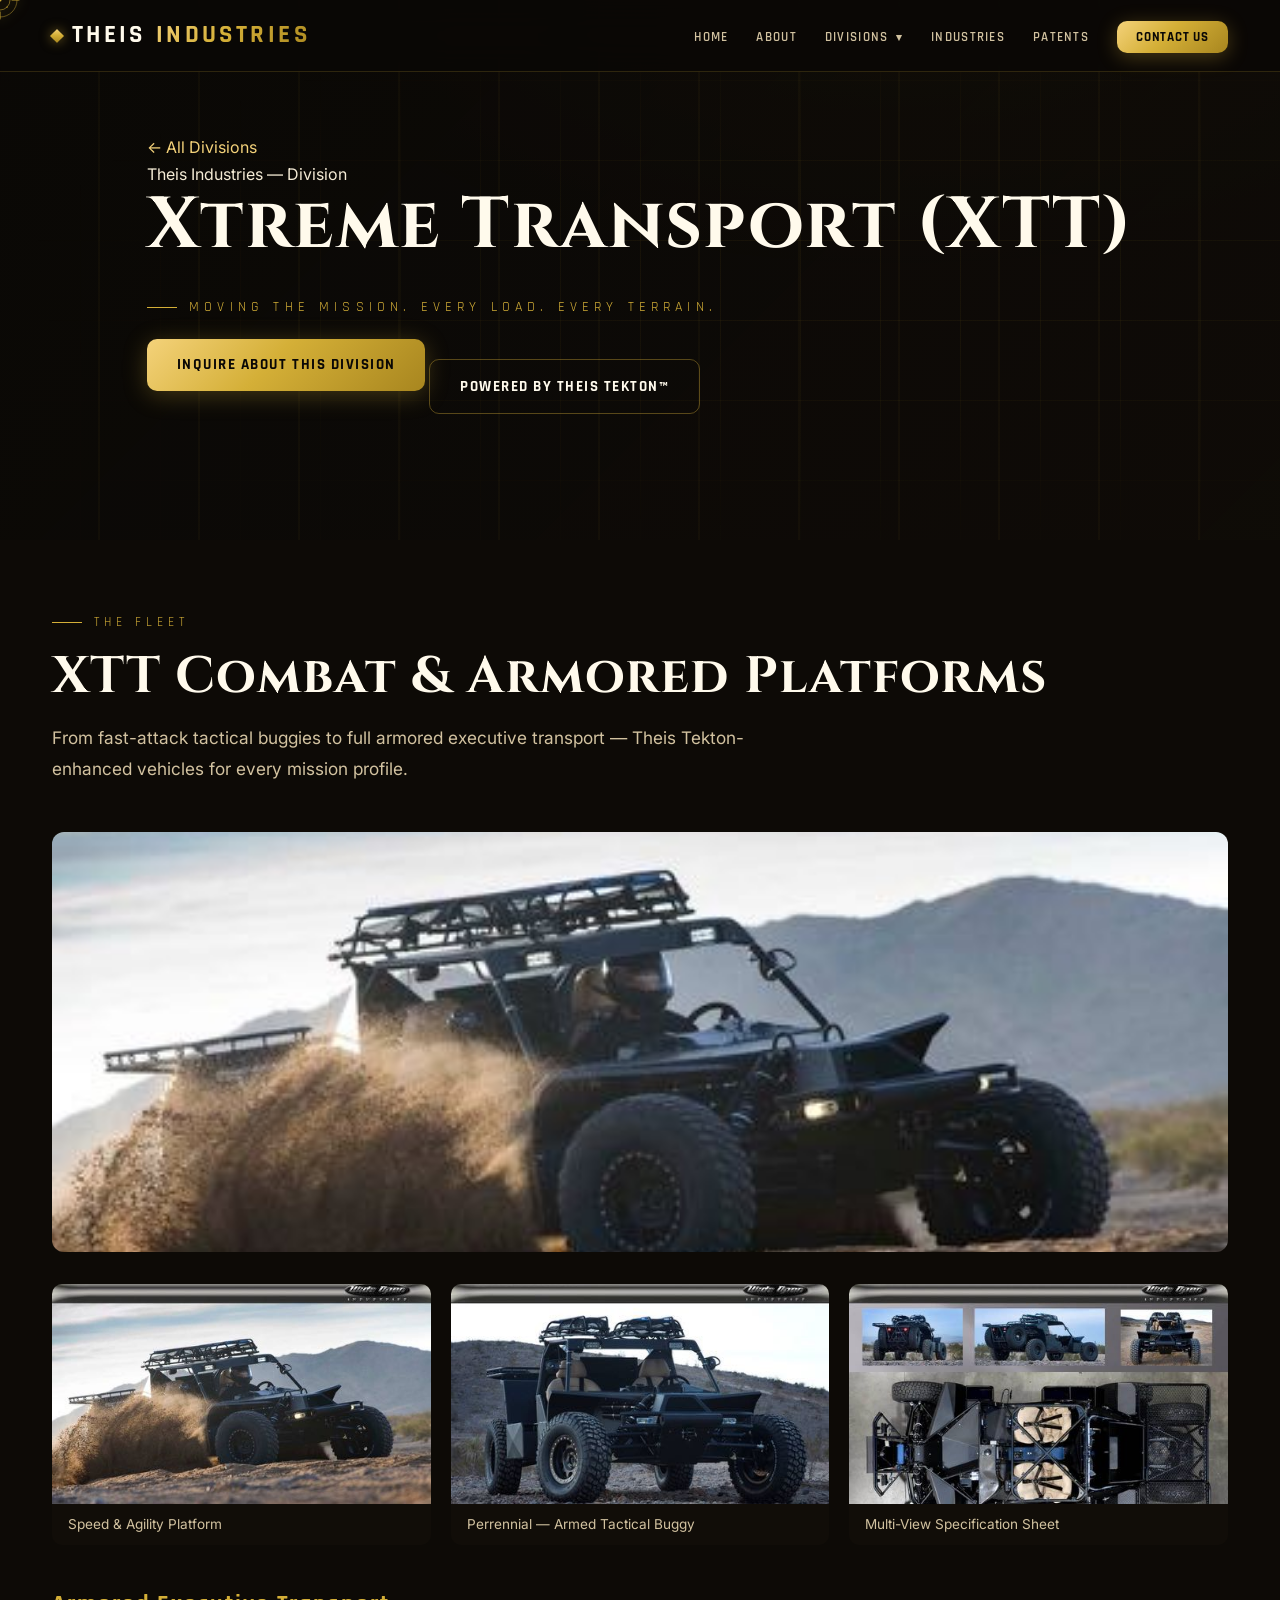
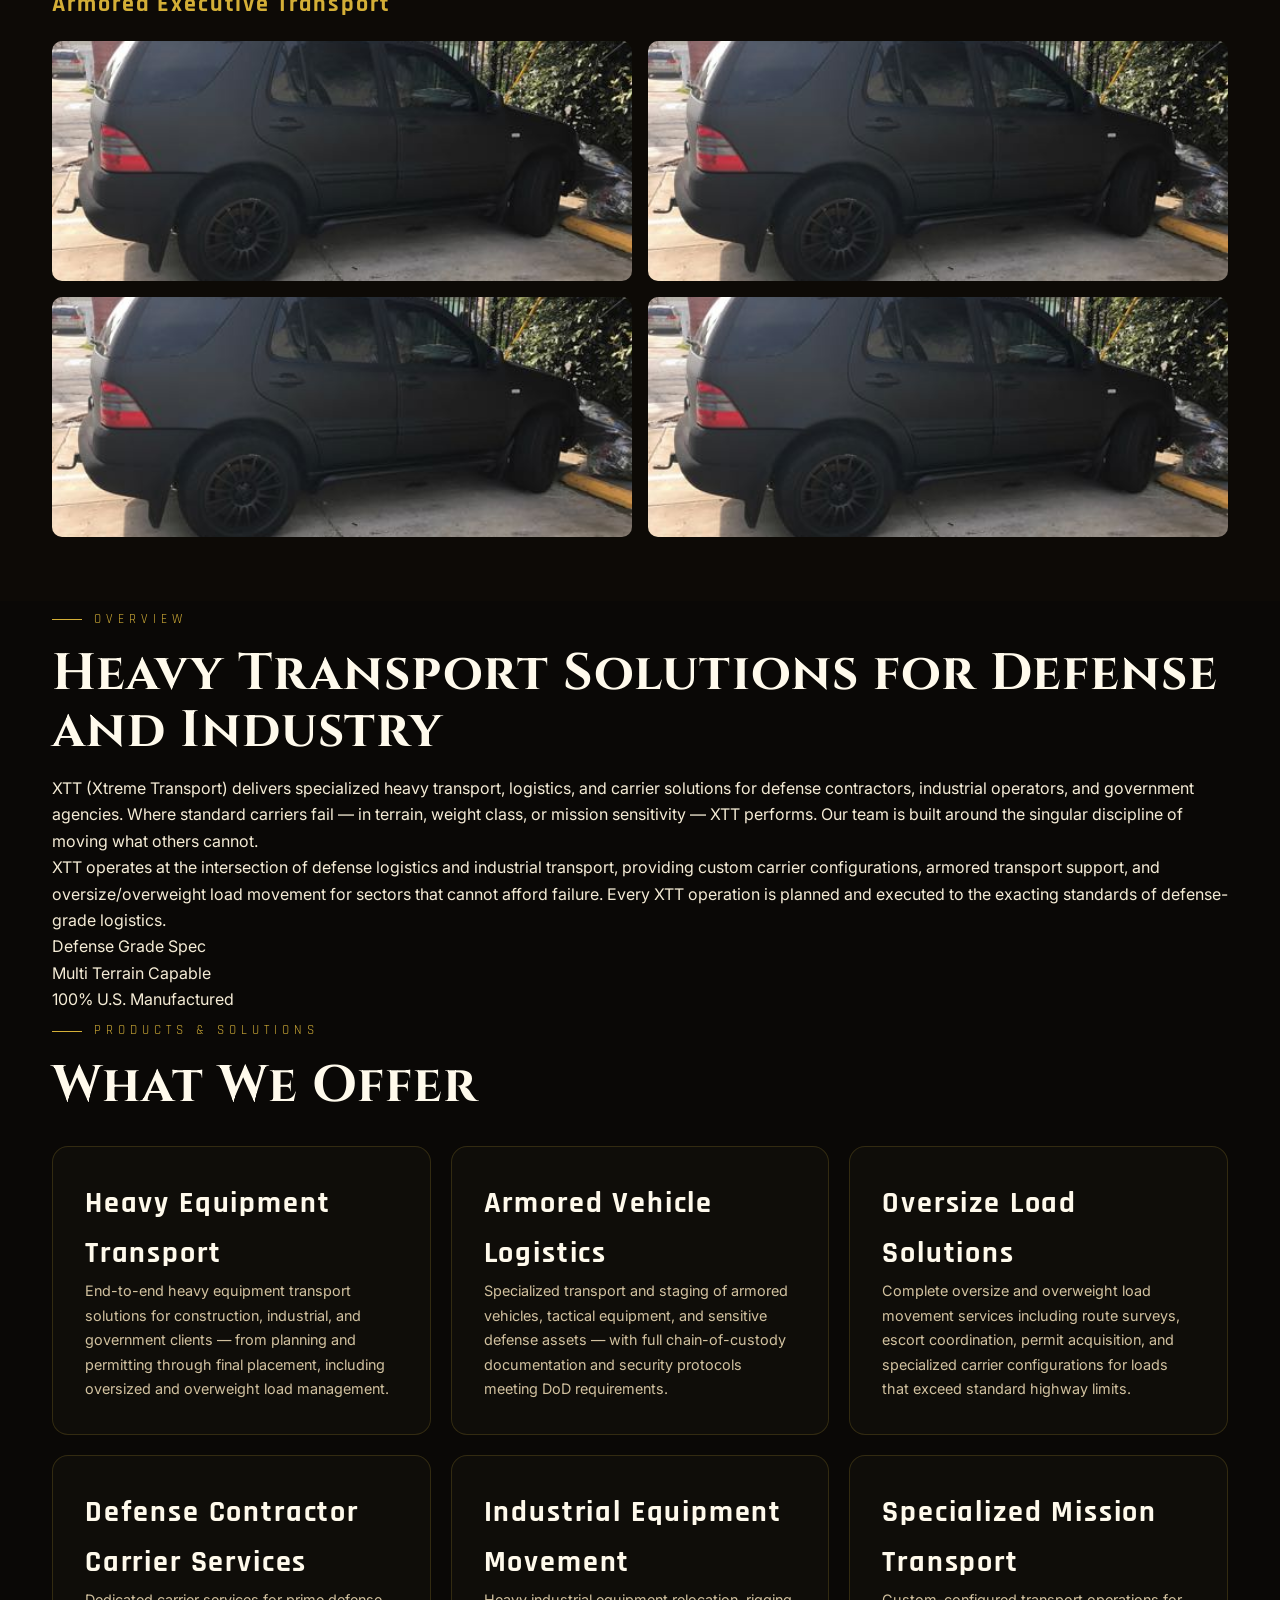
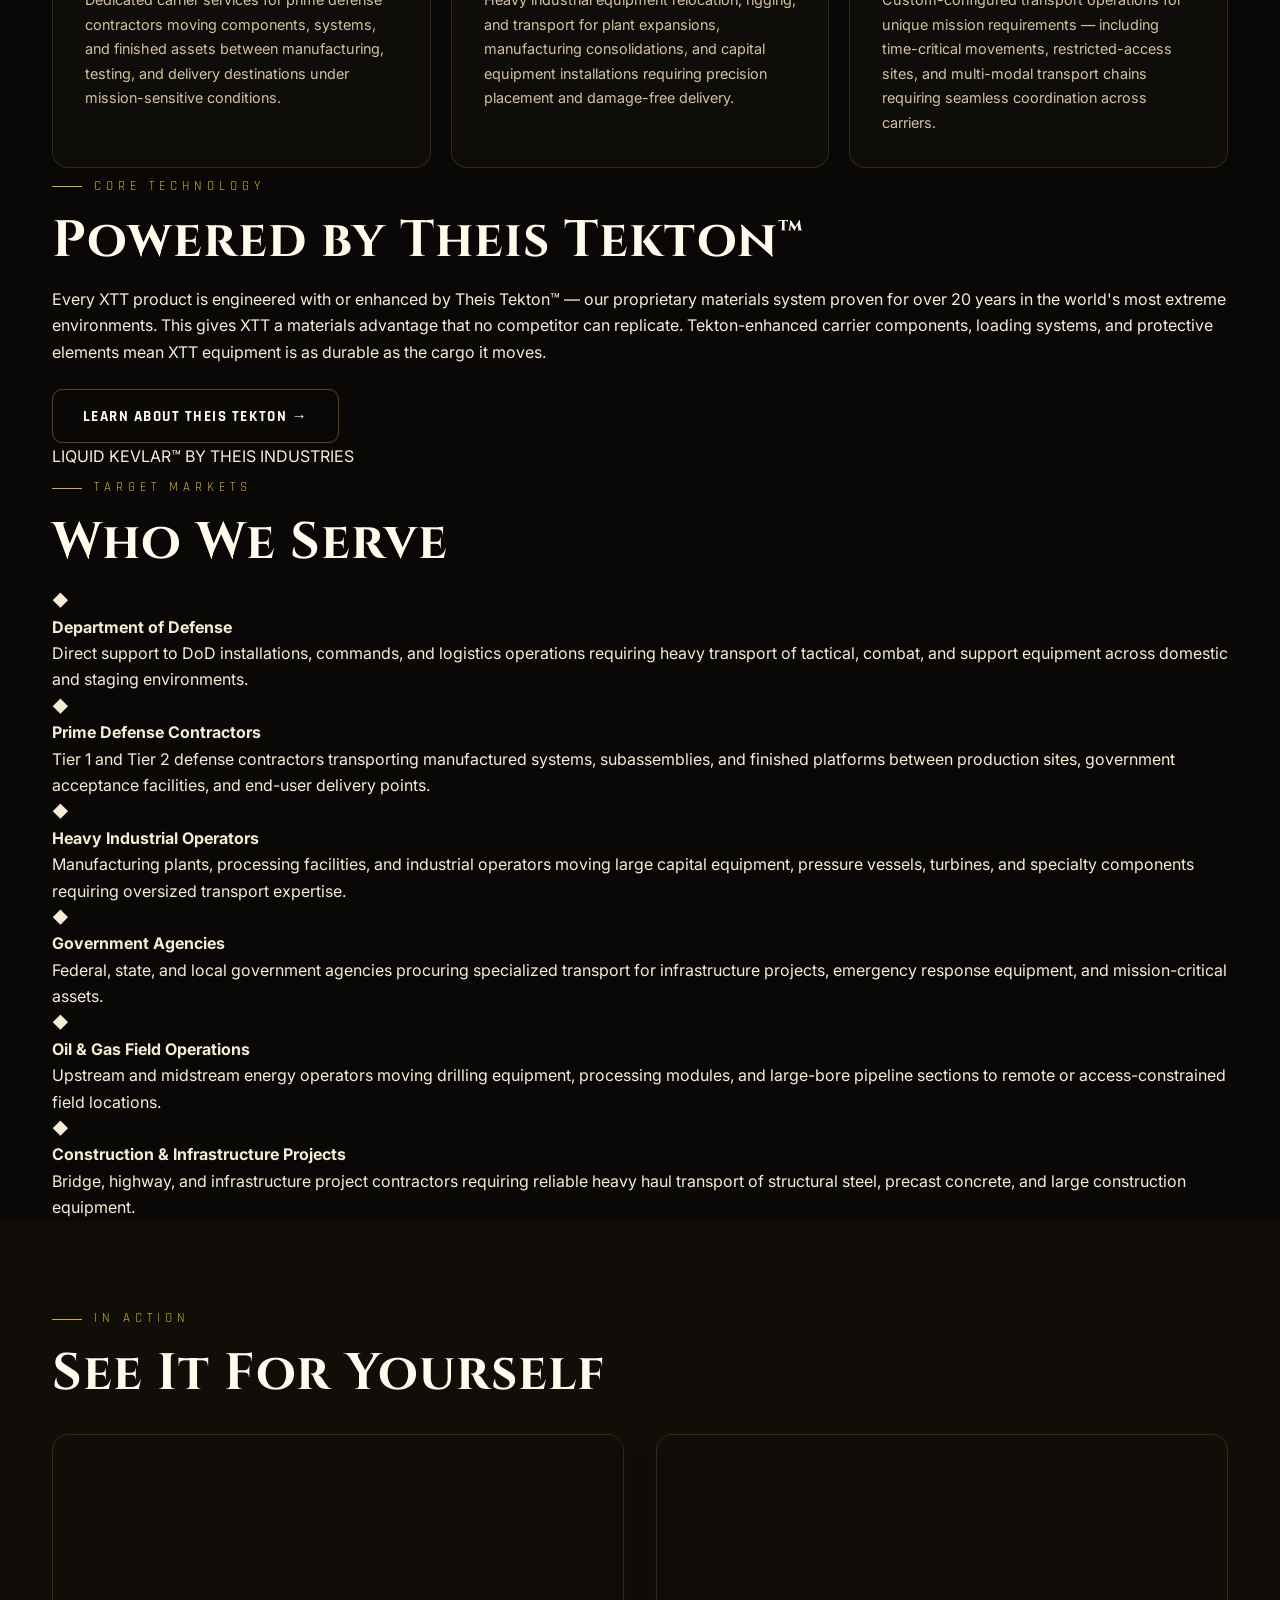
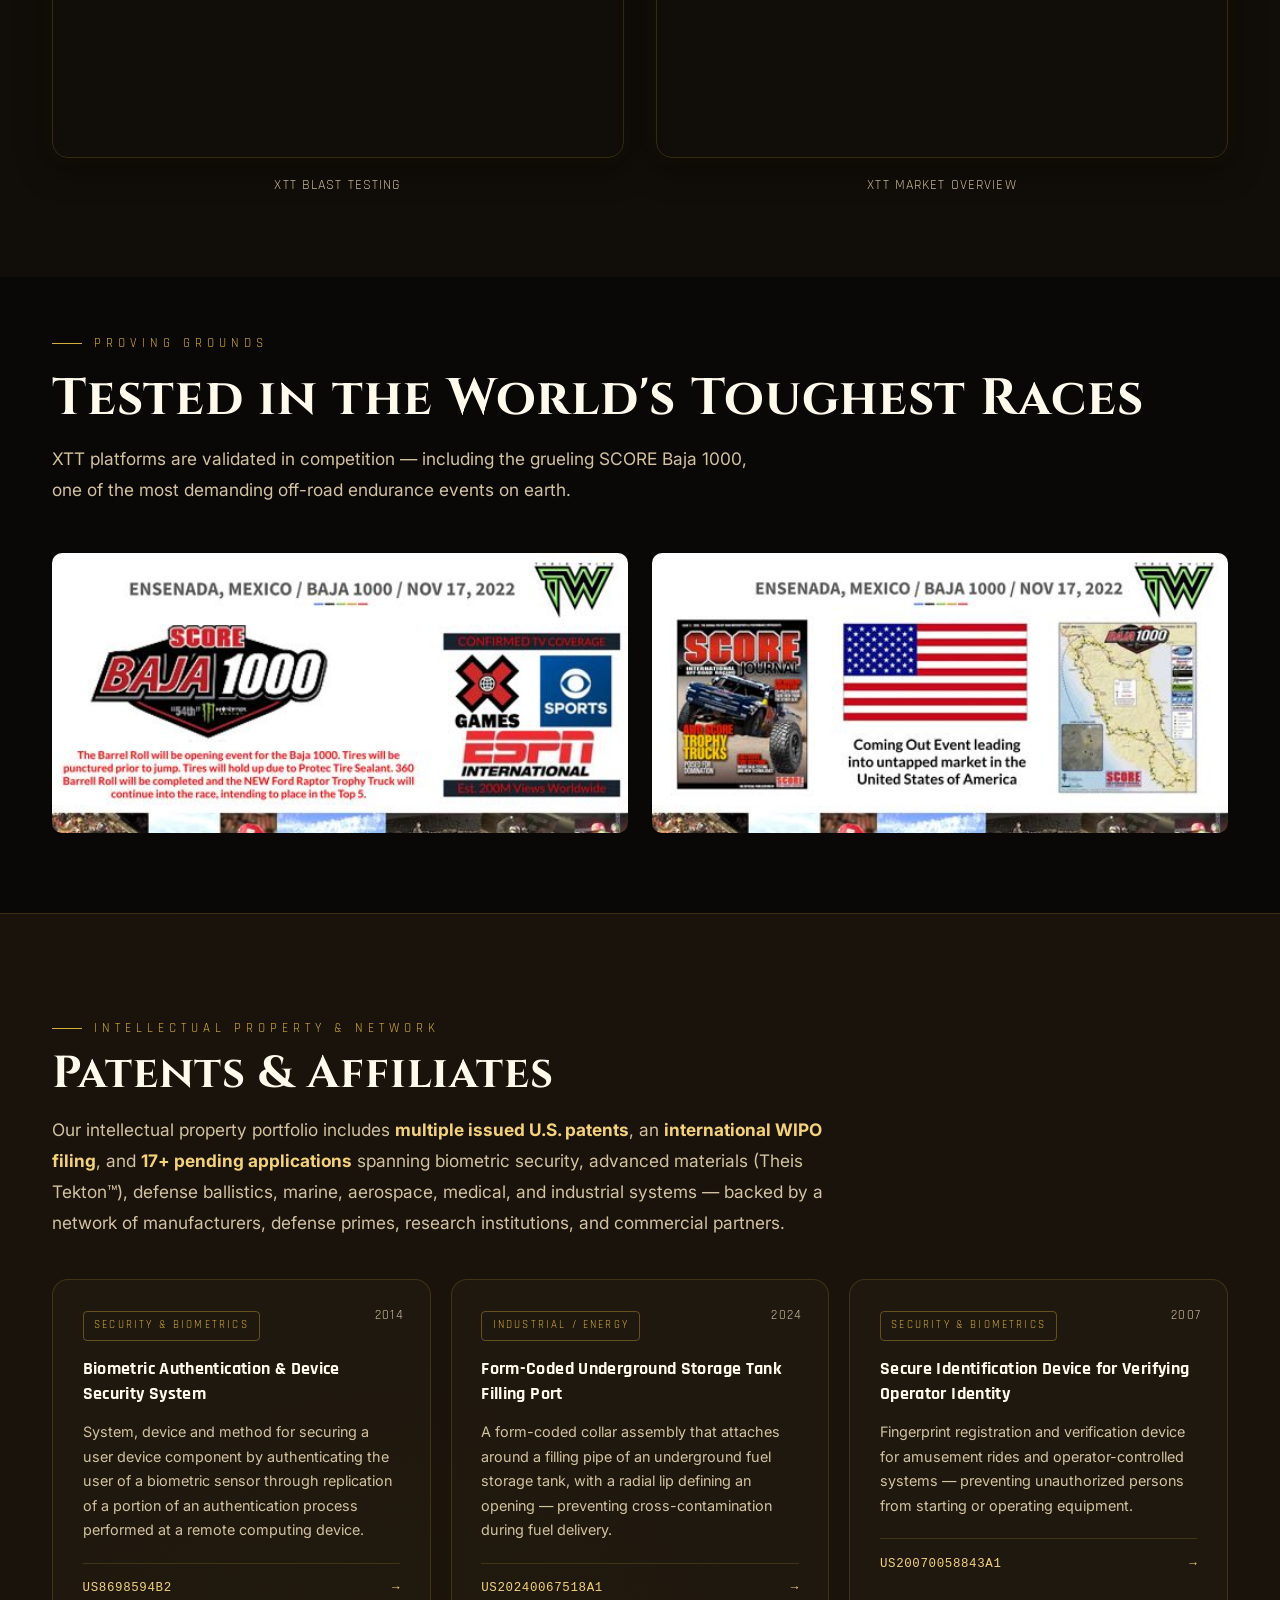
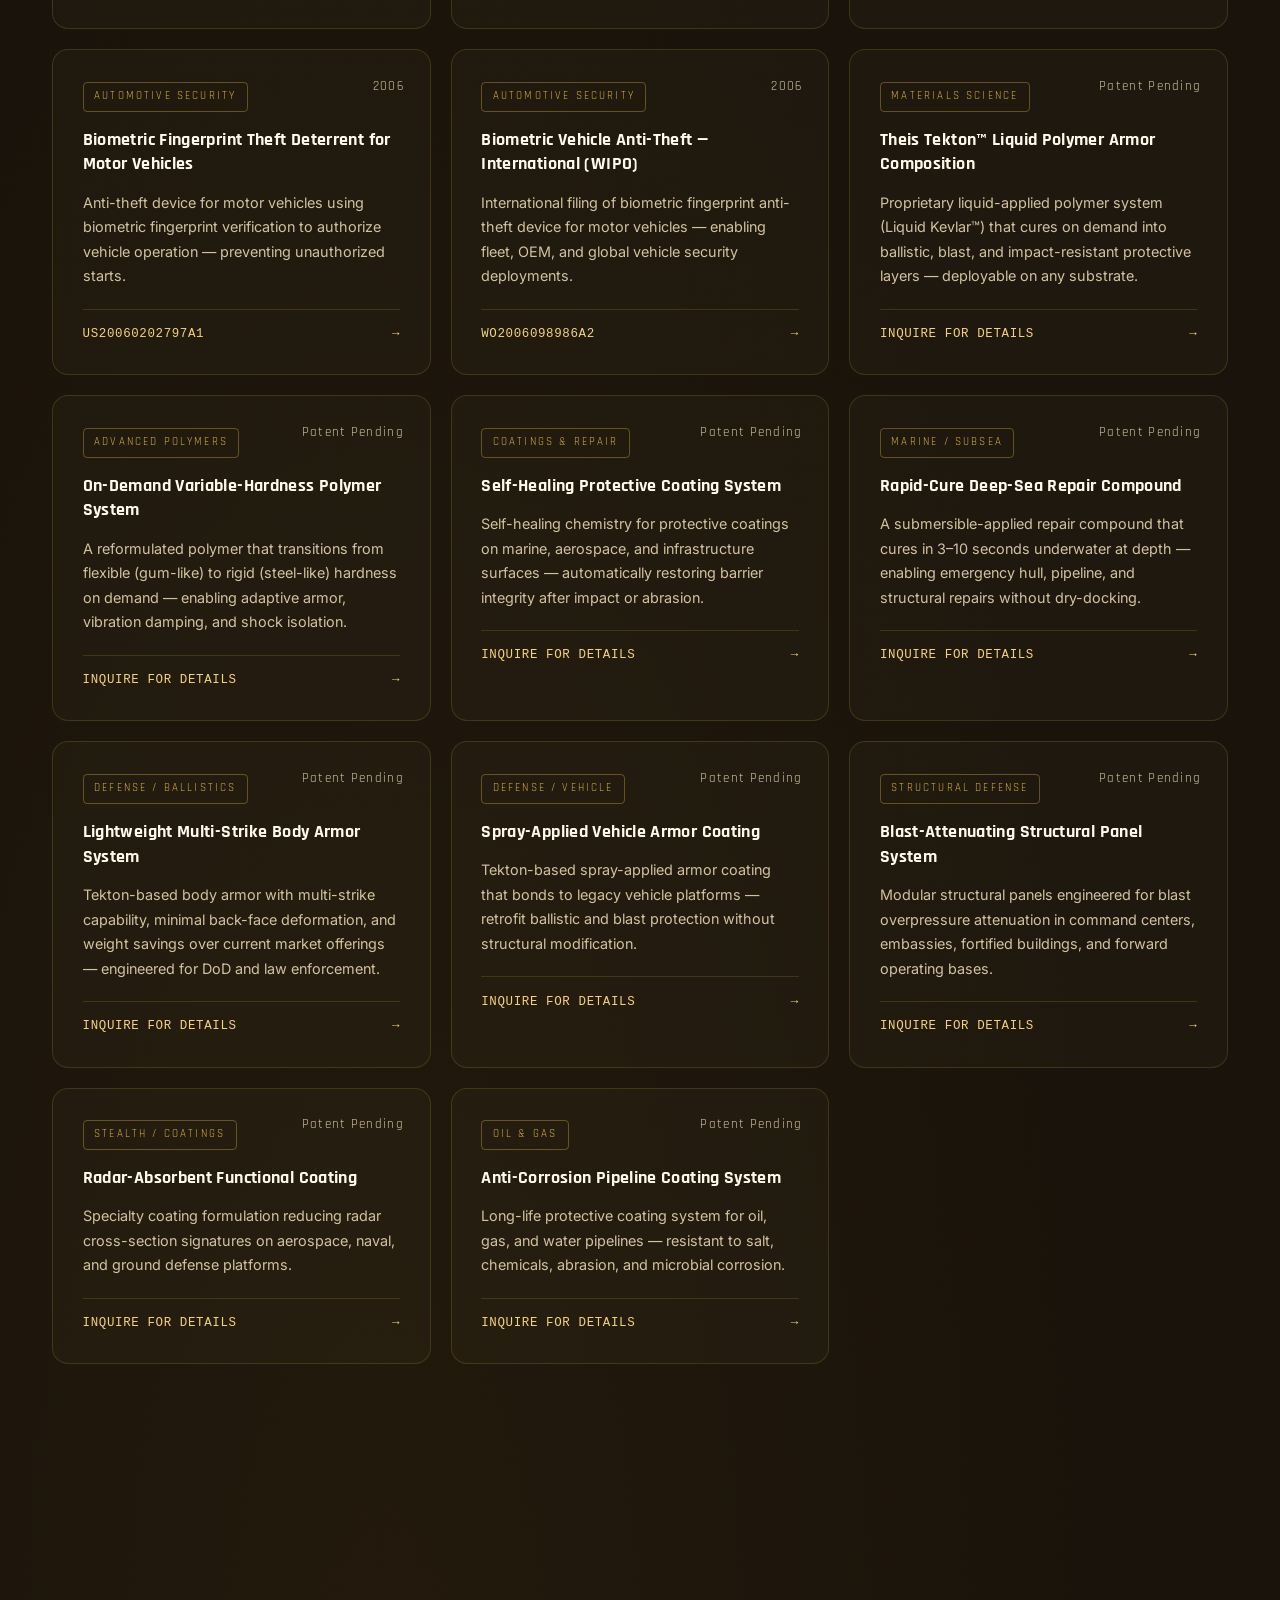
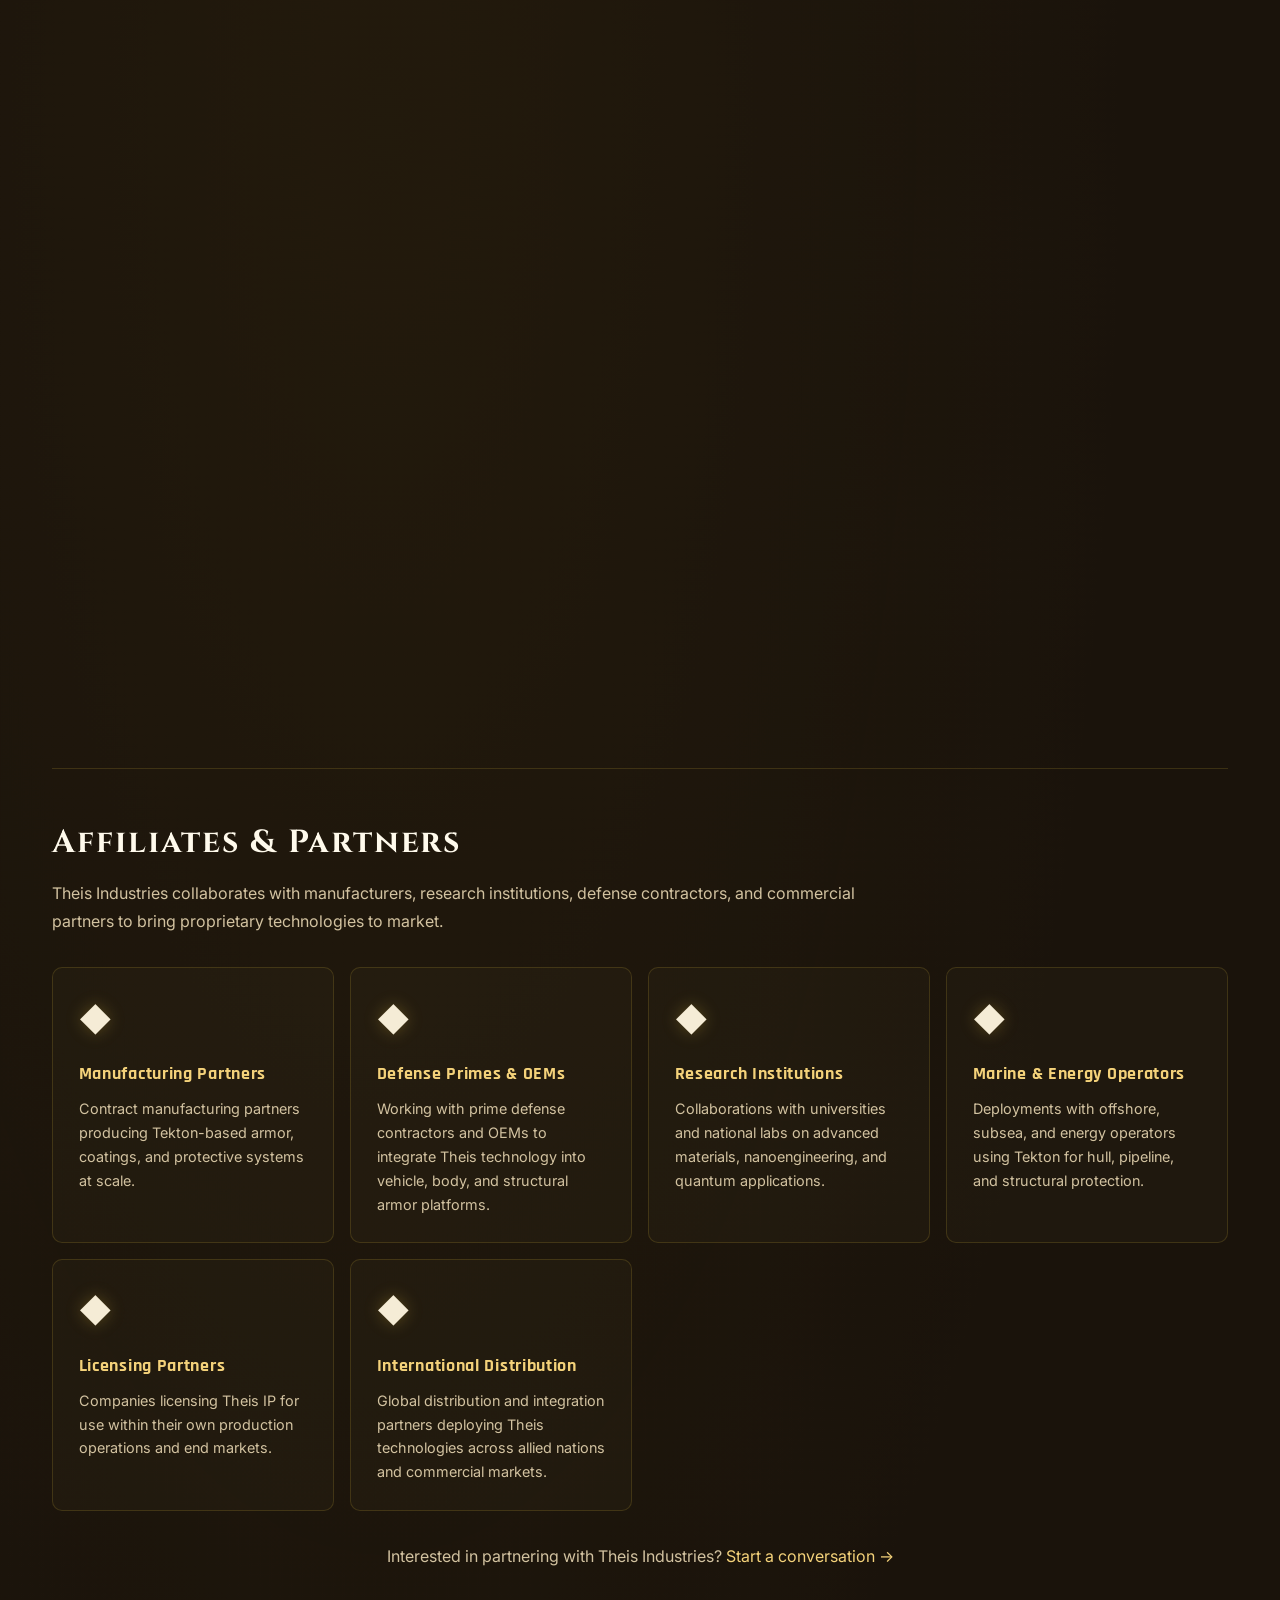
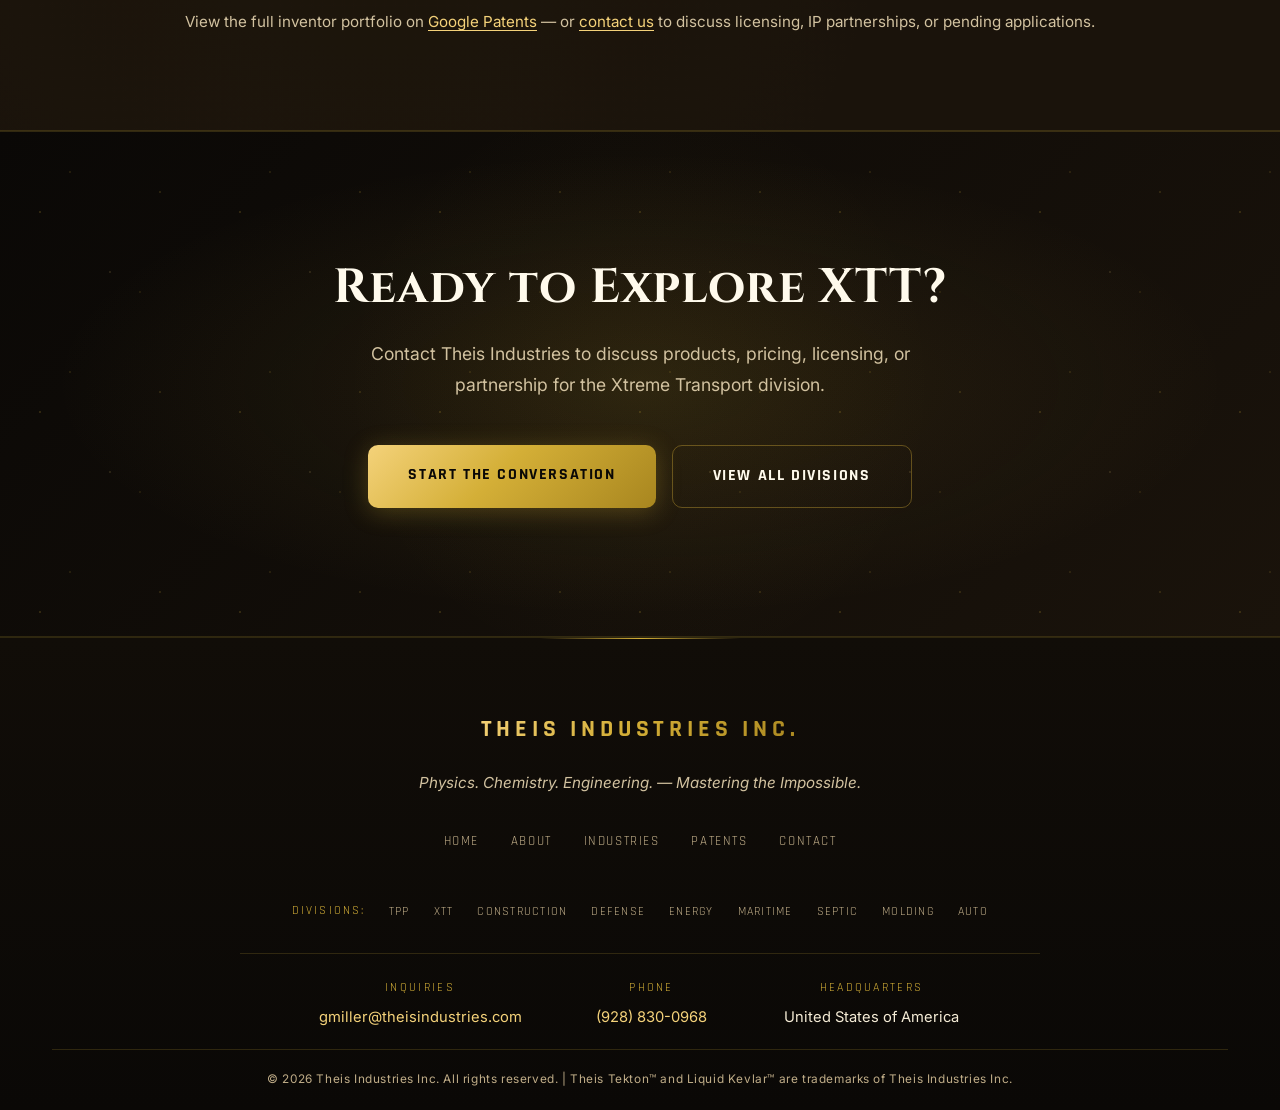
<file: xtt.html>
<!DOCTYPE html>
<html lang="en">
<head>
  <meta charset="UTF-8" />
  <meta name="viewport" content="width=device-width, initial-scale=1.0" />
  <title>Xtreme Transport (XTT) — Theis Industries Inc.</title>
  <meta name="description" content="XTT delivers specialized heavy transport, logistics, and carrier solutions for defense contractors, industrial operators, and government agencies — where standard carriers fail." />
  <link rel="stylesheet" href="style.css" />
  <link rel="preconnect" href="https://fonts.googleapis.com">
  <link rel="preconnect" href="https://fonts.gstatic.com" crossorigin>
  <link href="https://fonts.googleapis.com/css2?family=Cinzel:wght@500;600;700&family=Rajdhani:wght@400;500;600;700&family=Inter:wght@300;400;500;600&display=swap" rel="stylesheet">
  <script src="icons.js" defer></script>
  <script src="main.js" defer></script>
</head>
<body>
  <div id="page-overlay"></div>
  <div id="cursor-dot"></div>

  <nav id="navbar">
    <div class="nav-inner">
      <a href="index.html" class="nav-logo">THEIS <span>INDUSTRIES</span></a>
      <ul class="nav-links" id="navLinks">
        <li><a href="index.html">Home</a></li>
        <li><a href="about.html">About</a></li>
        <li class="nav-dropdown">
          <a href="#" class="nav-dropdown-trigger">Divisions <span class="dropdown-arrow">▾</span></a>
          <ul class="dropdown-menu">
            <li><a href="tpp.html">Tekton Pole &amp; Pipe (TPP)</a></li>
            <li><a href="xtt.html">Xtreme Transport (XTT)</a></li>
            <li><a href="construction.html">Theis Construction</a></li>
            <li><a href="defense.html">Theis Defense (Alviz)</a></li>
            <li><a href="energy.html">Theis Energy</a></li>
            <li><a href="maritime.html">Theis Maritime</a></li>
            <li><a href="septic.html">Theis Septic</a></li>
            <li><a href="molding.html">Theis Molding</a></li>
            <li><a href="auto.html">Theis Auto</a></li>
          </ul>
        </li>
        <li><a href="industries.html">Industries</a></li>
        <li><a href="about.html#patents">Patents</a></li>
        <li><a href="contact.html" class="nav-cta">Contact Us</a></li>
      </ul>
      <div class="hamburger" onclick="toggleMenu()">&#9776;</div>
    </div>
  </nav>

  <!-- SPOKE HERO -->
  <section class="spoke-hero xtt-hero" style="background: linear-gradient(135deg, rgba(10,8,6,0.88) 0%, rgba(17,13,8,0.75) 100%), url('https://images.stockcake.com/public/5/a/f/5af55be5-6bb8-4679-acfd-ec89ab823e3a_large/nocturnal-industrial-glow-stockcake.jpg') center/cover no-repeat;">
    <div class="container">
      <a href="index.html#divisions" class="spoke-back reveal">← All Divisions</a>
      <div class="spoke-eyebrow reveal">Theis Industries — Division</div>
      <h1 class="reveal">Xtreme Transport (XTT)</h1>
      <p class="spoke-tagline reveal">Moving the mission. Every load. Every terrain.</p>
      <div class="spoke-hero-btns">
        <a href="contact.html" class="btn-primary">Inquire About This Division</a>
        <a href="index.html#tekton" class="btn-secondary">Powered by Theis Tekton™</a>
      </div>
    </div>
    <div class="spoke-hero-bg"></div>
  </section>

  <!-- VEHICLE GALLERY -->
  <section style="padding:4rem 0;background:#0d0a06;">
    <div class="container">
      <div class="section-label reveal">The Fleet</div>
      <h2 class="reveal">XTT Combat &amp; Armored Platforms</h2>
      <p class="section-sub reveal">From fast-attack tactical buggies to full armored executive transport — Theis Tekton-enhanced vehicles for every mission profile.</p>
      
      <!-- Hero vehicle -->
      <div style="border-radius:12px;overflow:hidden;margin:2rem 0;">
        <img src="images/xtt-speed-agility-1.jpg" alt="XTT Speed &amp; Agility vehicles" style="width:100%;height:420px;object-fit:cover;">
      </div>
      
      <!-- 3-col grid -->
      <div style="display:grid;grid-template-columns:repeat(3,1fr);gap:1.25rem;margin:1.5rem 0;">
        <div style="border-radius:10px;overflow:hidden;">
          <img src="images/xtt-speed-agility-2.jpg" alt="XTT tactical vehicles" style="width:100%;height:220px;object-fit:cover;">
          <p style="background:#110d08;color:#d2c2a0;font-size:.85rem;padding:.6rem 1rem;">Speed &amp; Agility Platform</p>
        </div>
        <div style="border-radius:10px;overflow:hidden;">
          <img src="images/xtt-perrennial.jpg" alt="XTT Perrennial tactical buggy" style="width:100%;height:220px;object-fit:cover;">
          <p style="background:#110d08;color:#d2c2a0;font-size:.85rem;padding:.6rem 1rem;">Perrennial — Armed Tactical Buggy</p>
        </div>
        <div style="border-radius:10px;overflow:hidden;">
          <img src="images/xtt-vehicle-specs.jpg" alt="XTT vehicle specifications" style="width:100%;height:220px;object-fit:cover;">
          <p style="background:#110d08;color:#d2c2a0;font-size:.85rem;padding:.6rem 1rem;">Multi-View Specification Sheet</p>
        </div>
      </div>
      
      <!-- Armored SUV section -->
      <h3 style="font-family:Rajdhani;color:#d4af37;margin:2.5rem 0 1rem;font-size:1.5rem;letter-spacing:.08em;">Armored Executive Transport</h3>
      <div style="display:grid;grid-template-columns:repeat(2,1fr);gap:1rem;">
        <div style="border-radius:10px;overflow:hidden;"><img src="images/xtt-armored-suv-1.jpg" alt="Armored SUV" style="width:100%;height:240px;object-fit:cover;"></div>
        <div style="border-radius:10px;overflow:hidden;"><img src="images/xtt-armored-suv-2.jpg" alt="Armored SUV" style="width:100%;height:240px;object-fit:cover;"></div>
        <div style="border-radius:10px;overflow:hidden;"><img src="images/xtt-armored-suv-3.jpg" alt="Armored SUV" style="width:100%;height:240px;object-fit:cover;"></div>
        <div style="border-radius:10px;overflow:hidden;"><img src="images/xtt-armored-suv-4.jpg" alt="Armored SUV" style="width:100%;height:240px;object-fit:cover;"></div>
      </div>
    </div>
  </section>

  <!-- OVERVIEW -->
  <section class="spoke-overview">
    <div class="container">
      <div class="spoke-overview-grid">
        <div class="spoke-overview-text">
          <div class="section-label reveal">Overview</div>
          <h2 class="reveal">Heavy Transport Solutions for Defense and Industry</h2>
          <p class="reveal">XTT (Xtreme Transport) delivers specialized heavy transport, logistics, and carrier solutions for defense contractors, industrial operators, and government agencies. Where standard carriers fail — in terrain, weight class, or mission sensitivity — XTT performs. Our team is built around the singular discipline of moving what others cannot.</p>
          <p class="reveal">XTT operates at the intersection of defense logistics and industrial transport, providing custom carrier configurations, armored transport support, and oversize/overweight load movement for sectors that cannot afford failure. Every XTT operation is planned and executed to the exacting standards of defense-grade logistics.</p>
        </div>
        <div class="spoke-overview-stats">
          <div class="spoke-stat reveal">
            <span class="spoke-stat-val">Defense</span>
            <span class="spoke-stat-label">Grade Spec</span>
          </div>
          <div class="spoke-stat reveal">
            <span class="spoke-stat-val">Multi</span>
            <span class="spoke-stat-label">Terrain Capable</span>
          </div>
          <div class="spoke-stat reveal">
            <span class="spoke-stat-val">100%</span>
            <span class="spoke-stat-label">U.S. Manufactured</span>
          </div>
        </div>
      </div>
    </div>
  </section>

  <!-- PRODUCTS / SOLUTIONS -->
  <section class="spoke-products">
    <div class="container">
      <div class="section-label reveal">Products &amp; Solutions</div>
      <h2 class="reveal">What We Offer</h2>
      <div class="spoke-products-grid">
        <div class="spoke-product-card reveal">
          <h3>Heavy Equipment Transport</h3>
          <p>End-to-end heavy equipment transport solutions for construction, industrial, and government clients — from planning and permitting through final placement, including oversized and overweight load management.</p>
        </div>
        <div class="spoke-product-card reveal">
          <h3>Armored Vehicle Logistics</h3>
          <p>Specialized transport and staging of armored vehicles, tactical equipment, and sensitive defense assets — with full chain-of-custody documentation and security protocols meeting DoD requirements.</p>
        </div>
        <div class="spoke-product-card reveal">
          <h3>Oversize Load Solutions</h3>
          <p>Complete oversize and overweight load movement services including route surveys, escort coordination, permit acquisition, and specialized carrier configurations for loads that exceed standard highway limits.</p>
        </div>
        <div class="spoke-product-card reveal">
          <h3>Defense Contractor Carrier Services</h3>
          <p>Dedicated carrier services for prime defense contractors moving components, systems, and finished assets between manufacturing, testing, and delivery destinations under mission-sensitive conditions.</p>
        </div>
        <div class="spoke-product-card reveal">
          <h3>Industrial Equipment Movement</h3>
          <p>Heavy industrial equipment relocation, rigging, and transport for plant expansions, manufacturing consolidations, and capital equipment installations requiring precision placement and damage-free delivery.</p>
        </div>
        <div class="spoke-product-card reveal">
          <h3>Specialized Mission Transport</h3>
          <p>Custom-configured transport operations for unique mission requirements — including time-critical movements, restricted-access sites, and multi-modal transport chains requiring seamless coordination across carriers.</p>
        </div>
      </div>
    </div>
  </section>

  <!-- TEKTON ADVANTAGE -->
  <section class="spoke-tekton">
    <div class="container spoke-tekton-inner">
      <div class="reveal">
        <div class="section-label">Core Technology</div>
        <h2>Powered by Theis Tekton™</h2>
        <p>Every XTT product is engineered with or enhanced by Theis Tekton™ — our proprietary materials system proven for over 20 years in the world's most extreme environments. This gives XTT a materials advantage that no competitor can replicate. Tekton-enhanced carrier components, loading systems, and protective elements mean XTT equipment is as durable as the cargo it moves.</p>
        <a href="index.html#tekton" class="btn-secondary" style="display:inline-block;margin-top:1.5rem;">Learn About Theis Tekton →</a>
      </div>
      <div class="tekton-badge-sm reveal">
        <span>LIQUID</span>
        <span class="big">KEVLAR&#8482;</span>
        <span>BY THEIS INDUSTRIES</span>
      </div>
    </div>
  </section>

  <!-- MARKETS / APPLICATIONS -->
  <section class="spoke-markets">
    <div class="container">
      <div class="section-label reveal">Target Markets</div>
      <h2 class="reveal">Who We Serve</h2>
      <div class="spoke-markets-list">
        <div class="spoke-market-item reveal">
          <span class="spoke-market-icon">◆</span>
          <div>
            <h4>Department of Defense</h4>
            <p>Direct support to DoD installations, commands, and logistics operations requiring heavy transport of tactical, combat, and support equipment across domestic and staging environments.</p>
          </div>
        </div>
        <div class="spoke-market-item reveal">
          <span class="spoke-market-icon">◆</span>
          <div>
            <h4>Prime Defense Contractors</h4>
            <p>Tier 1 and Tier 2 defense contractors transporting manufactured systems, subassemblies, and finished platforms between production sites, government acceptance facilities, and end-user delivery points.</p>
          </div>
        </div>
        <div class="spoke-market-item reveal">
          <span class="spoke-market-icon">◆</span>
          <div>
            <h4>Heavy Industrial Operators</h4>
            <p>Manufacturing plants, processing facilities, and industrial operators moving large capital equipment, pressure vessels, turbines, and specialty components requiring oversized transport expertise.</p>
          </div>
        </div>
        <div class="spoke-market-item reveal">
          <span class="spoke-market-icon">◆</span>
          <div>
            <h4>Government Agencies</h4>
            <p>Federal, state, and local government agencies procuring specialized transport for infrastructure projects, emergency response equipment, and mission-critical assets.</p>
          </div>
        </div>
        <div class="spoke-market-item reveal">
          <span class="spoke-market-icon">◆</span>
          <div>
            <h4>Oil &amp; Gas Field Operations</h4>
            <p>Upstream and midstream energy operators moving drilling equipment, processing modules, and large-bore pipeline sections to remote or access-constrained field locations.</p>
          </div>
        </div>
        <div class="spoke-market-item reveal">
          <span class="spoke-market-icon">◆</span>
          <div>
            <h4>Construction &amp; Infrastructure Projects</h4>
            <p>Bridge, highway, and infrastructure project contractors requiring reliable heavy haul transport of structural steel, precast concrete, and large construction equipment.</p>
          </div>
        </div>
      </div>
    </div>
  </section>

<section class="media-section">
  <div class="container">
    <div class="section-label">In Action</div>
    <h2>See It For Yourself</h2>
    <div class="media-grid">
      <div class="media-item">
        <div class="media-embed-wrapper">
          <iframe width="560" height="315" src="https://www.youtube.com/embed/hBZeD-qJCtI"
            title="XTT Blast Testing" frameborder="0"
            allow="accelerometer; autoplay; clipboard-write; encrypted-media; gyroscope; picture-in-picture"
            allowfullscreen loading="lazy"></iframe>
        </div>
        <p class="media-caption">XTT Blast Testing</p>
      </div>
      <div class="media-item">
        <div class="media-embed-wrapper">
          <iframe width="560" height="315" src="https://www.youtube.com/embed/m8JTOHnwTDo"
            title="XTT Market Overview" frameborder="0"
            allow="accelerometer; autoplay; clipboard-write; encrypted-media; gyroscope; picture-in-picture"
            allowfullscreen loading="lazy"></iframe>
        </div>
        <p class="media-caption">XTT Market Overview</p>
      </div>
    </div>
  </div>
</section>

  <!-- PROVING GROUNDS -->
  <section style="padding:3rem 0;background:#0a0806;">
    <div class="container">
      <div class="section-label reveal">Proving Grounds</div>
      <h2 class="reveal">Tested in the World's Toughest Races</h2>
      <p class="section-sub reveal">XTT platforms are validated in competition — including the grueling SCORE Baja 1000, one of the most demanding off-road endurance events on earth.</p>
      <div style="display:grid;grid-template-columns:1fr 1fr;gap:1.5rem;margin:2rem 0;">
        <div style="border-radius:10px;overflow:hidden;"><img src="images/auto-tw-baja-1000.jpg" alt="Baja 1000 race event" style="width:100%;height:280px;object-fit:cover;object-position:top;"></div>
        <div style="border-radius:10px;overflow:hidden;"><img src="images/auto-tw-baja-map.jpg" alt="Baja 1000 course" style="width:100%;height:280px;object-fit:cover;object-position:top;"></div>
      </div>
    </div>
  </section>

  <!-- CTA -->
  <section id="cta">
    <div class="container cta-inner">
      <h2 class="reveal">Ready to Explore XTT?</h2>
      <p class="reveal">Contact Theis Industries to discuss products, pricing, licensing, or partnership for the Xtreme Transport division.</p>
      <div style="display:flex;gap:1rem;justify-content:center;flex-wrap:wrap;">
        <a href="contact.html" class="btn-primary btn-large">Start the Conversation</a>
        <a href="index.html#divisions" class="btn-secondary btn-large">View All Divisions</a>
      </div>
    </div>
  </section>

  <footer>
    <div class="container footer-inner">
      <div class="footer-brand">THEIS INDUSTRIES INC.</div>
      <p class="footer-tag">Physics. Chemistry. Engineering. — Mastering the Impossible.</p>
      <nav class="footer-nav">
        <a href="index.html">Home</a>
        <a href="about.html">About</a>
        <a href="industries.html">Industries</a>
        <a href="about.html#patents">Patents</a>
        <a href="contact.html">Contact</a>
      </nav>
      <div class="footer-divisions">
        <span class="footer-div-label">Divisions:</span>
        <a href="tpp.html">TPP</a>
        <a href="xtt.html">XTT</a>
        <a href="construction.html">Construction</a>
        <a href="defense.html">Defense</a>
        <a href="energy.html">Energy</a>
        <a href="maritime.html">Maritime</a>
        <a href="septic.html">Septic</a>
        <a href="molding.html">Molding</a>
        <a href="auto.html">Auto</a>
      </div>
      <div class="footer-contact">
        <div><span class="label">Inquiries</span><span class="value"><a href="mailto:gmiller@theisindustries.com">gmiller@theisindustries.com</a></span></div>
        <div><span class="label">Phone</span><span class="value"><a href="tel:9288300968">(928) 830-0968</a></span></div>
        <div><span class="label">Headquarters</span><span class="value">United States of America</span></div>
      </div>
      <p class="footer-copy">&copy; 2026 Theis Industries Inc. All rights reserved. | Theis Tekton™ and Liquid Kevlar™ are trademarks of Theis Industries Inc.</p>
    </div>
  </footer>
</body>
</html>
</file>
<file: style.css>
/* =========================================================
   THEIS INDUSTRIES INC. — WORLD-CLASS PREMIUM CSS
   Gold-on-Black Defense & Manufacturing Brand
   Cinzel (display) · Rajdhani (nav/sub) · Inter (body)
   ========================================================= */

/* ============================================================
   1. CSS CUSTOM PROPERTIES — DESIGN TOKENS
   ============================================================ */
:root {
  /* Core palette */
  --bg:             #0a0806;
  --bg2:            #110d08;
  --bg3:            #1a130b;
  --bg4:            #221810;
  --bg5:            #2a1e13;

  /* Gold accent system */
  --accent:         #d4af37;
  --accent-light:   #f4d27a;
  --accent-deep:    #a8861f;
  --accent-pale:    rgba(212,175,55,0.12);
  --gold:           #d4af37;

  /* Text */
  --text:           #f5ecd6;
  --text-bright:    #fffaec;
  --muted:          #c0ad88;
  --muted-strong:   #d2c2a0;

  /* Borders */
  --border:         rgba(212,175,55,0.18);
  --border-strong:  rgba(212,175,55,0.38);
  --border-hover:   rgba(212,175,55,0.6);

  /* Cards */
  --card-bg:        rgba(255,235,180,0.025);
  --card-bg-hover:  rgba(212,175,55,0.06);

  /* Radii */
  --radius:         10px;
  --radius-lg:      16px;
  --radius-xl:      24px;

  /* Fonts */
  --font-display:   'Cinzel', serif;
  --font-head:      'Rajdhani', sans-serif;
  --font-body:      'Inter', sans-serif;

  /* Gradients */
  --grad-gold:      linear-gradient(135deg, #f4d27a 0%, #d4af37 45%, #a8861f 100%);
  --grad-gold-soft: linear-gradient(135deg, rgba(244,210,122,0.12) 0%, rgba(168,134,31,0.04) 100%);
  --grad-bg-radial: radial-gradient(ellipse 80% 50% at 70% 0%, rgba(212,175,55,0.08) 0%, transparent 60%),
                    radial-gradient(ellipse 60% 40% at 10% 100%, rgba(168,134,31,0.05) 0%, transparent 60%);

  /* Shadows */
  --shadow-gold:        0 0 40px rgba(212,175,55,0.18);
  --shadow-gold-strong: 0 12px 50px rgba(212,175,55,0.28);
  --shadow-gold-hover:  0 20px 60px rgba(212,175,55,0.35);
  --shadow-card:        0 8px 32px rgba(0,0,0,0.4);
  --shadow-deep:        0 24px 80px rgba(0,0,0,0.65);

  /* Motion easings */
  --ease-out-expo:  cubic-bezier(0.16, 1, 0.3, 1);
  --ease-spring:    cubic-bezier(0.34, 1.56, 0.64, 1);
  --ease-smooth:    cubic-bezier(0.4, 0, 0.2, 1);
  --ease-in-out:    cubic-bezier(0.65, 0, 0.35, 1);

  /* Durations */
  --dur-fast:   150ms;
  --dur-base:   250ms;
  --dur-slow:   400ms;
  --dur-slower: 650ms;

  /* Section spacing */
  --section-pad:    6rem 0;
  --section-pad-sm: 4rem 0;
  --section-pad-lg: 8rem 0;

  /* Nav height */
  --nav-h: 72px;
}

/* ============================================================
   2. BASE RESET & BODY
   ============================================================ */
*, *::before, *::after {
  margin: 0;
  padding: 0;
  box-sizing: border-box;
}

html {
  scroll-behavior: smooth;
  scroll-padding-top: calc(var(--nav-h) + 16px);
  font-size: 16px;
  overflow-x: hidden;
  max-width: 100%;
}

body {
  background: var(--bg);
  color: var(--text);
  font-family: var(--font-body);
  line-height: 1.65;
  -webkit-font-smoothing: antialiased;
  -moz-osx-font-smoothing: grayscale;
  text-rendering: optimizeLegibility;
  overflow-x: hidden;
  position: relative;
  cursor: none; /* hide default cursor — JS custom cursor takes over */
}

/* ============================================================
   3. ANIMATED BACKGROUND — RADIAL GLOWS + GRID + SHIMMER
   ============================================================ */
body::before {
  content: '';
  position: fixed;
  inset: 0;
  z-index: -2;
  pointer-events: none;
  background:
    radial-gradient(ellipse 80% 50% at 70% 0%,  rgba(212,175,55,0.08) 0%, transparent 60%),
    radial-gradient(ellipse 60% 40% at 10% 100%, rgba(168,134,31,0.05) 0%, transparent 60%);
}

/* Animated grid lines */
body::after {
  content: '';
  position: fixed;
  inset: 0;
  z-index: -1;
  pointer-events: none;
  background-image:
    linear-gradient(rgba(212,175,55,0.04) 1px, transparent 1px),
    linear-gradient(90deg, rgba(212,175,55,0.04) 1px, transparent 1px);
  background-size: 80px 80px;
  animation: gridShimmer 12s ease-in-out infinite alternate;
  mask-image: radial-gradient(ellipse 90% 80% at 50% 50%, black 20%, transparent 80%);
  -webkit-mask-image: radial-gradient(ellipse 90% 80% at 50% 50%, black 20%, transparent 80%);
}

@keyframes gridShimmer {
  0%   { opacity: 0.5; background-size: 80px 80px; }
  50%  { opacity: 0.8; background-size: 82px 82px; }
  100% { opacity: 0.45; background-size: 80px 80px; }
}

/* Slow gold ambient shimmer across the page */
@keyframes ambientGold {
  0%   { opacity: 0; transform: translateX(-30%) translateY(10%) rotate(-15deg); }
  50%  { opacity: 1; }
  100% { opacity: 0; transform: translateX(60%) translateY(-10%) rotate(-15deg); }
}

/* ============================================================
   4. PAGE TRANSITION OVERLAY
   ============================================================ */
#page-overlay {
  position: fixed;
  inset: 0;
  z-index: 9999;
  background: var(--bg3);
  pointer-events: none;
  animation: page-in 0.55s var(--ease-out-expo) forwards;
}

@keyframes page-in {
  0%   { opacity: 1; }
  100% { opacity: 0; pointer-events: none; }
}

body.exiting #page-overlay {
  animation: page-out 0.3s var(--ease-in-out) forwards;
}

@keyframes page-out {
  0%   { opacity: 0; }
  100% { opacity: 1; }
}

/* ============================================================
   5. CUSTOM CURSOR — TACTICAL CROSSHAIR
   ============================================================ */
#cursor-dot {
  position: fixed;
  top: 0;
  left: 0;
  width: 40px;
  height: 40px;
  transform: translate(-50%, -50%) rotate(0deg);
  z-index: 10000;
  pointer-events: none;
  transition: width 0.18s var(--ease-spring),
              height 0.18s var(--ease-spring),
              opacity 0.2s;
  /* SVG crosshair rendered as inline background */
  background-image: url("data:image/svg+xml,%3Csvg xmlns='http://www.w3.org/2000/svg' viewBox='0 0 40 40' width='40' height='40'%3E%3C!-- Outer ring --%3E%3Ccircle cx='20' cy='20' r='17' stroke='%23d4af37' stroke-width='0.8' fill='none' opacity='0.55'/%3E%3C!-- Inner ring --%3E%3Ccircle cx='20' cy='20' r='10' stroke='%23d4af37' stroke-width='0.7' fill='none' opacity='0.75'/%3E%3C!-- Center dot --%3E%3Ccircle cx='20' cy='20' r='1.5' fill='%23d4af37' opacity='1'/%3E%3C!-- Top gap line --%3E%3Cline x1='20' y1='1' x2='20' y2='8' stroke='%23d4af37' stroke-width='1' stroke-linecap='round' opacity='0.9'/%3E%3C!-- Bottom gap line --%3E%3Cline x1='20' y1='32' x2='20' y2='39' stroke='%23d4af37' stroke-width='1' stroke-linecap='round' opacity='0.9'/%3E%3C!-- Left gap line --%3E%3Cline x1='1' y1='20' x2='8' y2='20' stroke='%23d4af37' stroke-width='1' stroke-linecap='round' opacity='0.9'/%3E%3C!-- Right gap line --%3E%3Cline x1='32' y1='20' x2='39' y2='20' stroke='%23d4af37' stroke-width='1' stroke-linecap='round' opacity='0.9'/%3E%3C!-- Mil dots at 45deg positions on inner ring --%3E%3Ccircle cx='27.07' cy='12.93' r='0.9' fill='%23d4af37' opacity='0.5'/%3E%3Ccircle cx='12.93' cy='27.07' r='0.9' fill='%23d4af37' opacity='0.5'/%3E%3Ccircle cx='12.93' cy='12.93' r='0.9' fill='%23d4af37' opacity='0.5'/%3E%3Ccircle cx='27.07' cy='27.07' r='0.9' fill='%23d4af37' opacity='0.5'/%3E%3C/svg%3E");
  background-repeat: no-repeat;
  background-size: 100% 100%;
  filter: drop-shadow(0 0 6px rgba(212,175,55,0.65));
  animation: crosshair-spin 12s linear infinite;
}

@keyframes crosshair-spin {
  from { transform: translate(-50%, -50%) rotate(0deg); }
  to   { transform: translate(-50%, -50%) rotate(360deg); }
}

#cursor-dot.cursor-hover {
  width: 56px;
  height: 56px;
  filter: drop-shadow(0 0 14px rgba(244,210,122,0.9));
  background-image: url("data:image/svg+xml,%3Csvg xmlns='http://www.w3.org/2000/svg' viewBox='0 0 40 40' width='40' height='40'%3E%3Ccircle cx='20' cy='20' r='17' stroke='%23f4d27a' stroke-width='1' fill='none' opacity='0.7'/%3E%3Ccircle cx='20' cy='20' r='10' stroke='%23f4d27a' stroke-width='1' fill='none' opacity='0.9'/%3E%3Ccircle cx='20' cy='20' r='2.5' fill='%23f4d27a' opacity='1'/%3E%3Cline x1='20' y1='1' x2='20' y2='8' stroke='%23f4d27a' stroke-width='1.4' stroke-linecap='round'/%3E%3Cline x1='20' y1='32' x2='20' y2='39' stroke='%23f4d27a' stroke-width='1.4' stroke-linecap='round'/%3E%3Cline x1='1' y1='20' x2='8' y2='20' stroke='%23f4d27a' stroke-width='1.4' stroke-linecap='round'/%3E%3Cline x1='32' y1='20' x2='39' y2='20' stroke='%23f4d27a' stroke-width='1.4' stroke-linecap='round'/%3E%3Ccircle cx='27.07' cy='12.93' r='1.2' fill='%23f4d27a' opacity='0.8'/%3E%3Ccircle cx='12.93' cy='27.07' r='1.2' fill='%23f4d27a' opacity='0.8'/%3E%3Ccircle cx='12.93' cy='12.93' r='1.2' fill='%23f4d27a' opacity='0.8'/%3E%3Ccircle cx='27.07' cy='27.07' r='1.2' fill='%23f4d27a' opacity='0.8'/%3E%3C/svg%3E");
}

#cursor-dot.cursor-click {
  width: 28px;
  height: 28px;
  filter: drop-shadow(0 0 20px rgba(255,255,255,0.9)) drop-shadow(0 0 8px rgba(212,175,55,1));
  animation: crosshair-spin 0.4s linear infinite;
}

/* ============================================================
   6. GLOBAL TYPOGRAPHY & LINKS
   ============================================================ */
a {
  color: var(--accent-light);
  text-decoration: none;
  transition: color var(--dur-base);
}
a:hover { color: var(--accent); }

::selection {
  background: rgba(212,175,55,0.3);
  color: var(--text-bright);
}

.container {
  max-width: 1240px;
  margin: 0 auto;
  padding: 0 2rem;
}

img {
  display: block;
  max-width: 100%;
  height: auto;
}

/* ============================================================
   7. SCROLL REVEAL ANIMATIONS
   ============================================================ */
.reveal {
  opacity: 0;
  transform: translateY(40px);
  transition:
    opacity var(--dur-slower) var(--ease-out-expo),
    transform var(--dur-slower) var(--ease-out-expo);
}

.reveal.visible {
  opacity: 1;
  transform: translateY(0);
}

.reveal-left {
  opacity: 0;
  transform: translateX(-40px);
  transition:
    opacity var(--dur-slower) var(--ease-out-expo),
    transform var(--dur-slower) var(--ease-out-expo);
}
.reveal-left.visible { opacity: 1; transform: translateX(0); }

.reveal-right {
  opacity: 0;
  transform: translateX(40px);
  transition:
    opacity var(--dur-slower) var(--ease-out-expo),
    transform var(--dur-slower) var(--ease-out-expo);
}
.reveal-right.visible { opacity: 1; transform: translateX(0); }

.reveal-scale {
  opacity: 0;
  transform: scale(0.92);
  transition:
    opacity var(--dur-slower) var(--ease-out-expo),
    transform var(--dur-slower) var(--ease-spring);
}
.reveal-scale.visible { opacity: 1; transform: scale(1); }

/* Stagger delay helpers */
.stagger-1 { transition-delay: 80ms !important; }
.stagger-2 { transition-delay: 160ms !important; }
.stagger-3 { transition-delay: 240ms !important; }
.stagger-4 { transition-delay: 320ms !important; }
.stagger-5 { transition-delay: 400ms !important; }

/* ============================================================
   8. NAVIGATION
   ============================================================ */
#navbar {
  position: fixed;
  top: 0;
  left: 0;
  right: 0;
  z-index: 999;
  background: rgba(10,8,6,0.85);
  backdrop-filter: blur(16px) saturate(180%);
  -webkit-backdrop-filter: blur(16px) saturate(180%);
  border-bottom: 1px solid var(--border);
  height: var(--nav-h);
  transition:
    box-shadow var(--dur-base),
    background var(--dur-base);
}

#navbar.scrolled {
  background: rgba(10,8,6,0.96);
  box-shadow: 0 4px 30px rgba(0,0,0,0.7), 0 0 30px rgba(212,175,55,0.08);
}

.nav-inner {
  max-width: 1240px;
  margin: 0 auto;
  padding: 0 2rem;
  height: 100%;
  display: flex;
  align-items: center;
  justify-content: space-between;
  gap: 1.5rem;
}

.nav-logo {
  font-family: var(--font-head);
  font-size: 1.55rem;
  font-weight: 700;
  color: var(--text-bright);
  letter-spacing: 0.14em;
  display: flex;
  align-items: center;
  gap: 0.6rem;
  flex-shrink: 0;
}

.nav-logo::before {
  content: '';
  width: 10px;
  height: 10px;
  transform: rotate(45deg);
  background: var(--grad-gold);
  box-shadow: 0 0 12px rgba(212,175,55,0.55);
  flex-shrink: 0;
}

.nav-logo span {
  background: var(--grad-gold);
  -webkit-background-clip: text;
  background-clip: text;
  -webkit-text-fill-color: transparent;
  color: transparent;
  font-weight: 700;
}

.nav-links {
  list-style: none;
  display: flex;
  gap: 1.75rem;
  align-items: center;
}

.nav-links a {
  color: var(--muted-strong);
  font-size: 0.8rem;
  letter-spacing: 0.1em;
  font-family: var(--font-head);
  font-weight: 600;
  text-transform: uppercase;
  transition: color var(--dur-base);
  position: relative;
  cursor: none;
}

.nav-links a::after {
  content: '';
  position: absolute;
  bottom: -6px;
  left: 0;
  width: 0;
  height: 1px;
  background: var(--accent);
  transition: width var(--dur-base) var(--ease-out-expo);
}

.nav-links a:hover { color: var(--text-bright); }
.nav-links a:hover::after { width: 100%; }

/* Active page link */
.nav-links a.active {
  color: var(--accent-light);
}
.nav-links a.active::after {
  width: 100%;
  background: var(--grad-gold);
}

/* Nav CTA button */
.nav-cta {
  background: var(--grad-gold) !important;
  color: #0a0806 !important;
  padding: 0.5rem 1.2rem !important;
  border-radius: var(--radius);
  font-weight: 700 !important;
  box-shadow: 0 4px 20px rgba(212,175,55,0.3);
  letter-spacing: 0.06em !important;
  transition: all var(--dur-base) var(--ease-out-expo) !important;
}
.nav-cta::after { display: none !important; }
.nav-cta:hover {
  transform: translateY(-2px) !important;
  box-shadow: 0 8px 28px rgba(212,175,55,0.5) !important;
  color: #0a0806 !important;
}

/* ---- DIVISIONS DROPDOWN ---- */
.nav-divisions {
  position: relative;
}

.nav-divisions > a {
  display: flex;
  align-items: center;
  gap: 0.35rem;
}

.nav-divisions > a::before {
  content: '';
  /* caret arrow */
}

.divisions-chevron {
  display: inline-block;
  width: 10px;
  height: 6px;
  position: relative;
  transition: transform var(--dur-base);
}
.divisions-chevron::before,
.divisions-chevron::after {
  content: '';
  position: absolute;
  top: 50%;
  width: 6px;
  height: 1px;
  background: currentColor;
  transition: all var(--dur-base);
}
.divisions-chevron::before { left: 0; transform: translateY(-50%) rotate(35deg); }
.divisions-chevron::after  { right: 0; transform: translateY(-50%) rotate(-35deg); }

.nav-divisions:hover .divisions-chevron::before { transform: translateY(-50%) rotate(-35deg); }
.nav-divisions:hover .divisions-chevron::after  { transform: translateY(-50%) rotate(35deg); }

.divisions-dropdown {
  position: absolute;
  top: calc(100% + 18px);
  left: 50%;
  transform: translateX(-50%) translateY(-8px);
  min-width: 260px;
  background: rgba(17,13,8,0.97);
  border: 1px solid var(--border-strong);
  border-radius: var(--radius-lg);
  padding: 0.75rem;
  opacity: 0;
  pointer-events: none;
  transition:
    opacity var(--dur-base) var(--ease-out-expo),
    transform var(--dur-base) var(--ease-out-expo);
  backdrop-filter: blur(20px);
  box-shadow: 0 20px 60px rgba(0,0,0,0.6), 0 0 40px rgba(212,175,55,0.08);
}

/* Gold top accent bar on dropdown */
.divisions-dropdown::before {
  content: '';
  position: absolute;
  top: -1px;
  left: 20%;
  right: 20%;
  height: 2px;
  background: var(--grad-gold);
  border-radius: 2px;
}

.nav-divisions:hover .divisions-dropdown,
.nav-divisions:focus-within .divisions-dropdown {
  opacity: 1;
  pointer-events: all;
  transform: translateX(-50%) translateY(0);
}

.divisions-dropdown a {
  display: flex;
  align-items: center;
  gap: 0.75rem;
  padding: 0.65rem 0.9rem;
  border-radius: 8px;
  color: var(--muted-strong) !important;
  font-size: 0.8rem !important;
  letter-spacing: 0.08em;
  transition: all var(--dur-fast) !important;
  text-transform: uppercase !important;
}
.divisions-dropdown a::after { display: none !important; }
.divisions-dropdown a .dd-dot {
  width: 5px;
  height: 5px;
  border-radius: 1px;
  transform: rotate(45deg);
  background: var(--accent);
  flex-shrink: 0;
  opacity: 0.6;
  transition: opacity var(--dur-fast), box-shadow var(--dur-fast);
}
.divisions-dropdown a:hover {
  background: var(--card-bg-hover);
  color: var(--accent-light) !important;
}
.divisions-dropdown a:hover .dd-dot {
  opacity: 1;
  box-shadow: 0 0 8px rgba(212,175,55,0.6);
}

/* Divider inside dropdown */
.dd-divider {
  height: 1px;
  background: var(--border);
  margin: 0.4rem 0.5rem;
}

/* ---- HAMBURGER ---- */
.hamburger {
  display: none;
  flex-direction: column;
  justify-content: center;
  gap: 5px;
  width: 32px;
  height: 32px;
  cursor: none;
  padding: 4px;
}

.hamburger span {
  display: block;
  width: 100%;
  height: 1.5px;
  background: var(--accent);
  border-radius: 2px;
  transition: all var(--dur-base) var(--ease-out-expo);
  transform-origin: center;
}

.hamburger.open span:nth-child(1) { transform: translateY(6.5px) rotate(45deg); }
.hamburger.open span:nth-child(2) { opacity: 0; transform: scaleX(0); }
.hamburger.open span:nth-child(3) { transform: translateY(-6.5px) rotate(-45deg); }

@media (max-width: 900px) {
  .hamburger { display: flex; }
  .nav-divisions .divisions-dropdown { display: none; }

  .nav-links {
    display: none;
    flex-direction: column;
    position: absolute;
    top: var(--nav-h);
    left: 0;
    right: 0;
    background: rgba(17,13,8,0.98);
    padding: 1.5rem 2rem;
    gap: 0.75rem;
    border-bottom: 1px solid var(--border);
    backdrop-filter: blur(16px);
  }

  .nav-links.open { display: flex; }

  .nav-links .nav-divisions > a { justify-content: flex-start; }

  .nav-divisions .divisions-dropdown {
    display: flex;
    flex-direction: column;
    position: static;
    transform: none;
    opacity: 1;
    pointer-events: all;
    min-width: 0;
    background: transparent;
    border: none;
    box-shadow: none;
    backdrop-filter: none;
    padding: 0.25rem 0 0.25rem 1rem;
  }
  .nav-divisions .divisions-dropdown::before { display: none; }

  .nav-links a { font-size: 0.95rem; padding: 0.35rem 0; }
}

/* ============================================================
   9. HERO SECTION
   ============================================================ */
#hero {
  min-height: 100vh;
  display: flex;
  align-items: center;
  padding-top: var(--nav-h);
  position: relative;
  overflow: hidden;
  background:
    radial-gradient(ellipse at 72% 28%, rgba(212,175,55,0.13) 0%, transparent 55%),
    radial-gradient(ellipse at 15% 80%, rgba(168,134,31,0.07) 0%, transparent 55%),
    linear-gradient(180deg, #0a0806 0%, #110d08 100%);
}

/* Animated shimmer sweep on hero */
#hero::after {
  content: '';
  position: absolute;
  inset: 0;
  z-index: 0;
  pointer-events: none;
  background: linear-gradient(
    105deg,
    transparent 0%,
    transparent 35%,
    rgba(212,175,55,0.04) 50%,
    transparent 65%,
    transparent 100%
  );
  animation: heroSweep 8s ease-in-out infinite;
}

@keyframes heroSweep {
  0%   { transform: translateX(-100%) skewX(-15deg); }
  100% { transform: translateX(200%) skewX(-15deg); }
}

.hero-grid-bg {
  position: absolute;
  inset: 0;
  z-index: 0;
  background-image:
    linear-gradient(rgba(212,175,55,0.06) 1px, transparent 1px),
    linear-gradient(90deg, rgba(212,175,55,0.06) 1px, transparent 1px);
  background-size: 80px 80px;
  mask-image: radial-gradient(ellipse at 70% 50%, black 30%, transparent 75%);
  -webkit-mask-image: radial-gradient(ellipse at 70% 50%, black 30%, transparent 75%);
  animation: gridPulse 6s ease-in-out infinite alternate;
}

@keyframes gridPulse {
  0%   { opacity: 0.6; }
  100% { opacity: 1; }
}

/* Canvas particle background slot */
#hero-canvas {
  position: absolute;
  inset: 0;
  z-index: 0;
  pointer-events: none;
}

.hero-content {
  padding: 5rem 2rem;
  z-index: 2;
  position: relative;
  max-width: 1100px;
  margin: 0 auto;
  width: 100%;
}

.hero-sub {
  color: var(--accent);
  font-family: var(--font-head);
  font-size: 0.9rem;
  letter-spacing: 0.38em;
  text-transform: uppercase;
  margin-bottom: 1.75rem;
  display: inline-flex;
  align-items: center;
  gap: 1rem;
  animation: fadeUp 0.8s var(--ease-out-expo) 0.1s both;
}

.hero-sub::before, .hero-sub::after {
  content: '';
  width: 40px;
  height: 1px;
  background: linear-gradient(90deg, transparent, var(--accent));
}
.hero-sub::after {
  background: linear-gradient(90deg, var(--accent), transparent);
}

.hero-content h1 {
  font-family: var(--font-display);
  font-size: clamp(2.8rem, 6.5vw, 5.2rem);
  font-weight: 700;
  line-height: 1.06;
  letter-spacing: 0.01em;
  color: var(--text-bright);
  margin-bottom: 1.75rem;
  animation: fadeUp 0.9s var(--ease-out-expo) 0.2s both;
}

/* Gold shimmer text animation on hero heading */
.hero-content h1 .gold-shimmer {
  background: linear-gradient(
    90deg,
    var(--accent-deep) 0%,
    var(--accent) 25%,
    var(--accent-light) 50%,
    var(--accent) 75%,
    var(--accent-deep) 100%
  );
  background-size: 200% auto;
  -webkit-background-clip: text;
  background-clip: text;
  -webkit-text-fill-color: transparent;
  color: transparent;
  font-style: italic;
  animation: goldShimmer 4s linear infinite;
}

@keyframes goldShimmer {
  0%   { background-position: 0% center; }
  100% { background-position: 200% center; }
}

/* Legacy .hero-content h1 span — keep for existing markup */
.hero-content h1 span {
  background: var(--grad-gold);
  background-size: 200% auto;
  -webkit-background-clip: text;
  background-clip: text;
  -webkit-text-fill-color: transparent;
  color: transparent;
  font-style: italic;
  animation: goldShimmer 4s linear infinite;
}

.hero-desc {
  font-size: 1.15rem;
  color: var(--muted-strong);
  max-width: 640px;
  margin-bottom: 2.75rem;
  line-height: 1.8;
  animation: fadeUp 1s var(--ease-out-expo) 0.35s both;
}

.hero-btns {
  display: flex;
  gap: 1rem;
  flex-wrap: wrap;
  animation: fadeUp 1s var(--ease-out-expo) 0.5s both;
}

/* Scroll indicator */
.scroll-indicator {
  position: absolute;
  bottom: 2.5rem;
  left: 50%;
  transform: translateX(-50%);
  z-index: 2;
  display: flex;
  flex-direction: column;
  align-items: center;
  gap: 0.5rem;
  color: var(--muted);
  font-family: var(--font-head);
  font-size: 0.7rem;
  letter-spacing: 0.25em;
  text-transform: uppercase;
  animation: fadeUp 1s var(--ease-out-expo) 0.8s both;
}

.scroll-arrow {
  width: 20px;
  height: 20px;
  border-right: 1.5px solid var(--accent);
  border-bottom: 1.5px solid var(--accent);
  transform: rotate(45deg);
  animation: scrollBounce 1.8s ease-in-out infinite;
}

@keyframes scrollBounce {
  0%, 100% { transform: rotate(45deg) translateY(0); opacity: 1; }
  50%       { transform: rotate(45deg) translateY(6px); opacity: 0.5; }
}

@keyframes fadeUp {
  from { opacity: 0; transform: translateY(24px); }
  to   { opacity: 1; transform: translateY(0); }
}

/* ============================================================
   10. BUTTONS
   ============================================================ */
.btn-primary {
  background: var(--grad-gold);
  color: #0a0806;
  padding: 0.85rem 1.85rem;
  border-radius: var(--radius);
  font-weight: 700;
  font-family: var(--font-head);
  font-size: 0.95rem;
  letter-spacing: 0.1em;
  text-transform: uppercase;
  transition: all var(--dur-base) var(--ease-out-expo);
  display: inline-block;
  border: none;
  cursor: none;
  box-shadow: 0 4px 24px rgba(212,175,55,0.28);
  position: relative;
  overflow: hidden;
}

.btn-primary::before {
  content: '';
  position: absolute;
  inset: 0;
  background: linear-gradient(135deg, transparent 20%, rgba(255,255,255,0.28) 50%, transparent 80%);
  transform: translateX(-100%);
  transition: transform 0.55s var(--ease-out-expo);
}

.btn-primary:hover {
  transform: translateY(-2px);
  box-shadow: 0 10px 36px rgba(212,175,55,0.5);
  color: #0a0806;
}
.btn-primary:hover::before { transform: translateX(100%); }
.btn-primary:active { transform: translateY(0); }

.btn-secondary {
  background: transparent;
  color: var(--text-bright);
  padding: 0.85rem 1.85rem;
  border-radius: var(--radius);
  font-weight: 700;
  font-family: var(--font-head);
  font-size: 0.95rem;
  letter-spacing: 0.1em;
  text-transform: uppercase;
  border: 1.5px solid var(--border-strong);
  transition: all var(--dur-base) var(--ease-out-expo);
  display: inline-block;
  cursor: none;
}

.btn-secondary:hover {
  border-color: var(--accent);
  color: var(--accent-light);
  transform: translateY(-2px);
  background: rgba(212,175,55,0.05);
  box-shadow: 0 6px 24px rgba(0,0,0,0.3);
}
.btn-secondary:active { transform: translateY(0); }

.btn-large {
  padding: 1.1rem 2.5rem;
  font-size: 1rem;
}

.btn-ghost {
  background: transparent;
  color: var(--accent);
  border: 1px solid var(--border);
  padding: 0.6rem 1.25rem;
  border-radius: var(--radius);
  font-family: var(--font-head);
  font-size: 0.82rem;
  letter-spacing: 0.1em;
  text-transform: uppercase;
  font-weight: 600;
  cursor: none;
  transition: all var(--dur-base);
}
.btn-ghost:hover {
  border-color: var(--accent);
  background: rgba(212,175,55,0.06);
  color: var(--accent-light);
}

/* ============================================================
   11. SECTION HEADINGS — EYEBROW + H2 + SECTION-SUB
   ============================================================ */
.eyebrow,
.section-label {
  color: var(--accent);
  font-family: var(--font-head);
  font-size: 0.82rem;
  letter-spacing: 0.38em;
  text-transform: uppercase;
  margin-bottom: 1rem;
  display: inline-flex;
  align-items: center;
  gap: 0.75rem;
}

.eyebrow::before,
.section-label::before {
  content: '';
  width: 30px;
  height: 1px;
  background: var(--accent);
  flex-shrink: 0;
}

section h2,
section h1 {
  font-family: var(--font-display);
  font-size: clamp(2rem, 4.2vw, 3.2rem);
  font-weight: 700;
  color: var(--text-bright);
  margin-bottom: 1rem;
  letter-spacing: 0.02em;
  line-height: 1.1;
}

section h3 {
  font-family: var(--font-head);
  font-size: clamp(1.4rem, 2.5vw, 1.9rem);
  font-weight: 700;
  color: var(--text-bright);
  letter-spacing: 0.06em;
}

.section-sub {
  color: var(--muted-strong);
  font-size: 1.08rem;
  max-width: 720px;
  margin-bottom: 3rem;
  line-height: 1.8;
}

/* ============================================================
   12. STATS BAR
   ============================================================ */
#stats, #about-stats {
  padding: 3rem 0;
  background: linear-gradient(180deg, var(--bg2), var(--bg3));
  border-top: 1px solid var(--border);
  border-bottom: 1px solid var(--border);
}

.stats-grid {
  display: flex;
  gap: 0;
  flex-wrap: wrap;
  justify-content: center;
}

.stat {
  flex: 1;
  min-width: 160px;
  text-align: center;
  padding: 1.75rem 1rem;
  border-right: 1px solid var(--border);
  transition: background var(--dur-base);
  position: relative;
}

.stat:hover { background: rgba(212,175,55,0.04); }
.stat:last-child { border-right: none; }

.stat-num {
  display: block;
  font-family: var(--font-display);
  font-size: 2.4rem;
  font-weight: 700;
  background: var(--grad-gold);
  -webkit-background-clip: text;
  background-clip: text;
  -webkit-text-fill-color: transparent;
  color: transparent;
  letter-spacing: 0.04em;
  line-height: 1;
  transition: filter var(--dur-base);
}

.stat:hover .stat-num {
  filter: drop-shadow(0 0 10px rgba(212,175,55,0.6));
}

.stat-label {
  display: block;
  font-size: 0.74rem;
  color: var(--muted);
  text-transform: uppercase;
  letter-spacing: 0.16em;
  margin-top: 0.5rem;
  font-family: var(--font-head);
}

/* ============================================================
   13. POSTURE / TRUST STRIP — SCROLLING MARQUEE
   ============================================================ */
#posture {
  padding: 2.5rem 0;
  background: var(--bg);
  border-top: 1px solid var(--border);
  border-bottom: 1px solid var(--border);
  overflow: hidden;
}

.posture-track {
  display: flex;
  gap: 4rem;
  white-space: nowrap;
  animation: scrollLeft 28s linear infinite;
  width: max-content;
}

.posture-track:hover { animation-play-state: paused; }

@keyframes scrollLeft {
  0%   { transform: translateX(0); }
  100% { transform: translateX(-50%); }
}

.posture-item {
  display: inline-flex;
  align-items: center;
  gap: 0.75rem;
  font-family: var(--font-head);
  letter-spacing: 0.14em;
  color: var(--muted-strong);
  font-size: 0.82rem;
  text-transform: uppercase;
  flex-shrink: 0;
}

.posture-item .ico {
  color: var(--accent);
  font-size: 1rem;
  width: 12px;
  height: 12px;
}

.posture-item strong { color: var(--text-bright); font-weight: 600; }

/* Legacy posture-row (non-marquee fallback) */
.posture-row {
  display: flex;
  flex-wrap: wrap;
  justify-content: center;
  gap: 2rem 3rem;
  align-items: center;
}

/* ============================================================
   14. PILLAR CARDS
   ============================================================ */
#pillars {
  padding: var(--section-pad);
  background: var(--bg);
}

.pillar-cards {
  display: flex;
  gap: 1.75rem;
  flex-wrap: wrap;
  justify-content: center;
}

.pillar {
  flex: 1;
  min-width: 240px;
  max-width: 360px;
  background: var(--card-bg);
  border: 1px solid var(--border);
  border-radius: var(--radius-lg);
  padding: 2.75rem 2rem;
  text-align: center;
  transition:
    transform var(--dur-base) var(--ease-out-expo),
    box-shadow var(--dur-base),
    border-color var(--dur-base),
    background var(--dur-base);
  position: relative;
  overflow: hidden;
  /* Magnetic hover handled by JS — CSS provides transition */
  will-change: transform;
}

.pillar::before {
  content: '';
  position: absolute;
  top: 0;
  left: 0;
  right: 0;
  height: 2px;
  background: var(--grad-gold);
  transform: scaleX(0);
  transform-origin: left;
  transition: transform var(--dur-slow) var(--ease-out-expo);
}

.pillar::after {
  content: '';
  position: absolute;
  inset: 0;
  background: radial-gradient(ellipse at center top, rgba(212,175,55,0.07), transparent 70%);
  opacity: 0;
  transition: opacity var(--dur-base);
}

.pillar:hover {
  border-color: var(--border-strong);
  background: var(--card-bg-hover);
  transform: translateY(-6px);
  box-shadow: var(--shadow-gold-hover), var(--shadow-card);
}

.pillar:hover::before { transform: scaleX(1); }
.pillar:hover::after  { opacity: 1; }

.pillar-icon {
  font-size: 2.5rem;
  margin: 0 auto 1.25rem;
  width: 44px;
  height: 44px;
  filter: drop-shadow(0 0 12px rgba(212,175,55,0.4));
  position: relative;
  z-index: 1;
}

.pillar h3 {
  font-family: var(--font-head);
  font-size: 1.55rem;
  color: var(--accent-light);
  margin-bottom: 0.75rem;
  letter-spacing: 0.12em;
  text-transform: uppercase;
  position: relative;
  z-index: 1;
}

.pillar p {
  color: var(--muted-strong);
  font-size: 0.95rem;
  line-height: 1.7;
  position: relative;
  z-index: 1;
}

/* ============================================================
   15. THEIS TEKTON SECTION
   ============================================================ */
#tekton {
  padding: var(--section-pad-lg);
  background:
    radial-gradient(ellipse at 30% 50%, rgba(168,134,31,0.08) 0%, transparent 60%),
    var(--bg3);
  border-top: 1px solid var(--border);
  border-bottom: 1px solid var(--border);
  position: relative;
}

.tekton-grid {
  display: grid;
  grid-template-columns: 1fr 1fr;
  gap: 4.5rem;
  align-items: center;
}

.tekton-text p {
  color: var(--muted-strong);
  line-height: 1.85;
  margin-bottom: 1.5rem;
  font-size: 1.02rem;
}

.tekton-features {
  list-style: none;
  display: flex;
  flex-direction: column;
  gap: 0.8rem;
  margin-bottom: 2rem;
}

.tekton-features li {
  color: var(--text);
  font-size: 1rem;
  padding-left: 1.75rem;
  position: relative;
  line-height: 1.6;
}

.tekton-features li::before {
  content: '✦';
  position: absolute;
  left: 0;
  color: var(--accent);
  font-size: 0.85rem;
  top: 0.1em;
}

.tekton-btns { display: flex; gap: 1rem; flex-wrap: wrap; }

.tekton-visual {
  display: flex;
  justify-content: center;
  align-items: center;
}

.tekton-badge {
  background: linear-gradient(135deg, #1a130b 0%, #221810 100%);
  border: 2px solid var(--accent);
  border-radius: var(--radius-xl);
  padding: 3.5rem 3rem;
  text-align: center;
  display: flex;
  flex-direction: column;
  gap: 0.6rem;
  box-shadow: var(--shadow-gold-strong);
  position: relative;
  overflow: hidden;
  transition: box-shadow var(--dur-base), transform var(--dur-base) var(--ease-spring);
}

.tekton-badge:hover {
  transform: scale(1.02);
  box-shadow: var(--shadow-gold-hover);
}

.tekton-badge::before {
  content: '';
  position: absolute;
  inset: -2px;
  border-radius: var(--radius-xl);
  background: var(--grad-gold);
  z-index: -1;
  opacity: 0.35;
  filter: blur(24px);
  transition: opacity var(--dur-base);
}
.tekton-badge:hover::before { opacity: 0.55; }

/* Badge shimmer sweep */
.tekton-badge::after {
  content: '';
  position: absolute;
  inset: 0;
  background: linear-gradient(
    105deg,
    transparent 30%,
    rgba(212,175,55,0.08) 50%,
    transparent 70%
  );
  animation: badgeSweep 4s ease-in-out infinite;
}

@keyframes badgeSweep {
  0%   { transform: translateX(-100%) skewX(-10deg); }
  100% { transform: translateX(200%) skewX(-10deg); }
}

.tekton-badge span {
  font-family: var(--font-head);
  letter-spacing: 0.28em;
  text-transform: uppercase;
  color: var(--muted-strong);
  font-size: 0.85rem;
  position: relative;
  z-index: 1;
}

.tekton-badge .big {
  font-family: var(--font-display);
  font-size: 2.8rem;
  font-weight: 700;
  background: var(--grad-gold);
  -webkit-background-clip: text;
  background-clip: text;
  -webkit-text-fill-color: transparent;
  color: transparent;
  letter-spacing: 0.06em;
  line-height: 1;
  position: relative;
  z-index: 1;
}

.tekton-divider {
  height: 1px;
  background: var(--border-strong);
  margin: 0.9rem 0;
}

.tekton-sub-stat {
  font-size: 0.72rem !important;
  color: var(--accent-light) !important;
  letter-spacing: 0.18em !important;
}

/* ============================================================
   16. INDUSTRIES GRID — HOME
   ============================================================ */
#industries-home {
  padding: var(--section-pad);
  background: var(--bg2);
}

.industry-grid {
  display: grid;
  grid-template-columns: repeat(auto-fill, minmax(250px, 1fr));
  gap: 1.25rem;
}

.industry-card {
  background: var(--card-bg);
  border: 1px solid var(--border);
  border-radius: var(--radius);
  padding: 1.85rem;
  transition:
    transform var(--dur-base) var(--ease-out-expo),
    box-shadow var(--dur-base),
    border-color var(--dur-base),
    background var(--dur-base);
  display: block;
  position: relative;
  overflow: hidden;
  will-change: transform;
}

.industry-card::before {
  content: '';
  position: absolute;
  top: 0;
  left: 0;
  right: 0;
  height: 2px;
  background: var(--grad-gold);
  transform: scaleX(0);
  transform-origin: left;
  transition: transform var(--dur-slow) var(--ease-out-expo);
}

.industry-card::after {
  content: '→';
  position: absolute;
  top: 1.5rem;
  right: 1.5rem;
  color: var(--accent);
  opacity: 0;
  transition: all var(--dur-base) var(--ease-spring);
  font-size: 1.2rem;
}

.industry-card:hover {
  border-color: var(--border-strong);
  background: var(--card-bg-hover);
  transform: translateY(-4px);
  box-shadow: var(--shadow-card), var(--shadow-gold);
}

.industry-card:hover::before { transform: scaleX(1); }
.industry-card:hover::after  { opacity: 1; right: 1.2rem; }

.ind-icon {
  font-size: 2rem;
  margin-bottom: 0.85rem;
  width: 40px;
  height: 40px;
  filter: drop-shadow(0 0 8px rgba(212,175,55,0.3));
}

.industry-card h4 {
  font-family: var(--font-head);
  font-size: 1.15rem;
  color: var(--text-bright);
  margin-bottom: 0.5rem;
  letter-spacing: 0.06em;
}

.industry-card p {
  color: var(--muted);
  font-size: 0.88rem;
  line-height: 1.65;
}

/* ============================================================
   17. DIVISIONS GRID (HOME — SPOKE PAGES)
   ============================================================ */
#divisions {
  padding: var(--section-pad);
  background: var(--bg3);
  border-top: 1px solid var(--border);
  border-bottom: 1px solid var(--border);
}

.divisions-grid {
  display: grid;
  grid-template-columns: repeat(auto-fill, minmax(220px, 1fr));
  gap: 1.25rem;
}

.division-card {
  background: var(--card-bg);
  border: 1px solid var(--border);
  border-radius: var(--radius-lg);
  padding: 1.75rem 1.5rem;
  display: block;
  transition:
    transform var(--dur-base) var(--ease-spring),
    box-shadow var(--dur-base),
    border-color var(--dur-base),
    background var(--dur-base);
  position: relative;
  overflow: hidden;
}

.division-card::before {
  content: '';
  position: absolute;
  top: 0; left: 0; right: 0;
  height: 2px;
  background: var(--grad-gold);
  transform: scaleX(0);
  transform-origin: left;
  transition: transform var(--dur-slow) var(--ease-out-expo);
}

.division-card:hover {
  border-color: var(--border-strong);
  background: var(--card-bg-hover);
  transform: translateY(-4px);
  box-shadow: var(--shadow-gold), var(--shadow-card);
}
.division-card:hover::before { transform: scaleX(1); }

.division-name {
  font-family: var(--font-head);
  font-size: 1.1rem;
  color: var(--accent-light);
  letter-spacing: 0.1em;
  text-transform: uppercase;
  margin-bottom: 0.5rem;
}

.division-desc {
  color: var(--muted);
  font-size: 0.88rem;
  line-height: 1.6;
  margin-bottom: 1rem;
}

.division-arrow {
  color: var(--accent);
  font-size: 1.1rem;
  opacity: 0;
  transform: translateX(-6px);
  transition: all var(--dur-base) var(--ease-spring);
  display: inline-block;
}
.division-card:hover .division-arrow {
  opacity: 1;
  transform: translateX(0);
}

/* ============================================================
   18. DEFENSE / BALLISTICS ACCORDION CARDS
   ============================================================ */
#ballistics {
  padding: var(--section-pad);
  background: var(--bg);
}

.defense-cards {
  display: grid;
  grid-template-columns: repeat(auto-fit, minmax(300px, 1fr));
  gap: 1.25rem;
}

.defense-card {
  background: var(--card-bg);
  border: 1px solid var(--border);
  border-radius: var(--radius);
  overflow: hidden;
  cursor: pointer;
  transition:
    border-color var(--dur-base),
    box-shadow var(--dur-base),
    transform var(--dur-base) var(--ease-out-expo);
}

.defense-card:hover {
  border-color: var(--accent);
  box-shadow: var(--shadow-gold);
  transform: translateY(-2px);
}

.defense-card-header {
  display: flex;
  align-items: center;
  gap: 1rem;
  padding: 1.4rem 1.6rem;
  font-family: var(--font-head);
  user-select: none;
}

.defense-card-header span:first-child {
  font-size: 1.7rem;
  filter: drop-shadow(0 0 8px rgba(212,175,55,0.3));
  flex-shrink: 0;
  width: 28px;
  height: 28px;
  font-size: 0;
}

.defense-card-header h4 {
  flex: 1;
  font-size: 1.2rem;
  color: var(--text-bright);
  letter-spacing: 0.06em;
}

.toggle-icon {
  color: var(--accent);
  font-size: 1.5rem;
  font-weight: 300;
  transition: transform var(--dur-slow) var(--ease-spring);
  flex-shrink: 0;
  line-height: 1;
  width: 24px;
  text-align: center;
}

.defense-card-body {
  padding: 0 1.6rem;
  max-height: 0;
  overflow: hidden;
  transition:
    max-height var(--dur-slow) var(--ease-out-expo),
    padding var(--dur-base);
  color: var(--muted-strong);
  font-size: 0.95rem;
  line-height: 1.8;
}

.defense-card.open .defense-card-body {
  max-height: 300px;
  padding-bottom: 1.6rem;
}

.defense-card.open .toggle-icon { transform: rotate(45deg); }

/* ============================================================
   19. PROCESS / HOW WE WORK STEPS
   ============================================================ */
#howwework {
  padding: var(--section-pad);
  background: var(--bg2);
  position: relative;
}

/* Animated connector line across steps */
#howwework::before {
  content: '';
  position: absolute;
  top: 50%;
  left: 15%;
  right: 15%;
  height: 1px;
  background: linear-gradient(90deg, transparent, var(--border-strong), var(--accent), var(--border-strong), transparent);
  opacity: 0;
  transition: opacity var(--dur-slow);
  pointer-events: none;
}
#howwework.in-view::before { opacity: 1; }

.process-steps {
  display: flex;
  align-items: flex-start;
  gap: 0.75rem;
  flex-wrap: wrap;
  justify-content: center;
  margin-top: 2.5rem;
  position: relative;
}

.process-step {
  background: var(--card-bg);
  border: 1px solid var(--border);
  border-radius: var(--radius-lg);
  padding: 2rem 1.5rem;
  flex: 1;
  min-width: 210px;
  max-width: 260px;
  text-align: center;
  transition:
    border-color var(--dur-base),
    transform var(--dur-base) var(--ease-spring),
    box-shadow var(--dur-base);
  position: relative;
}

.process-step:hover {
  border-color: var(--accent);
  transform: translateY(-4px);
  box-shadow: var(--shadow-gold);
}

.step-num {
  font-family: var(--font-display);
  font-size: 2.6rem;
  font-weight: 700;
  background: var(--grad-gold);
  -webkit-background-clip: text;
  background-clip: text;
  -webkit-text-fill-color: transparent;
  color: transparent;
  opacity: 0.7;
  line-height: 1;
  margin-bottom: 0.75rem;
}

.process-step h4 {
  font-family: var(--font-head);
  font-size: 1.25rem;
  color: var(--accent-light);
  margin-bottom: 0.75rem;
  letter-spacing: 0.08em;
  text-transform: uppercase;
}

.process-step p {
  color: var(--muted-strong);
  font-size: 0.92rem;
  line-height: 1.7;
}

.process-arrow {
  font-size: 1.8rem;
  color: var(--accent);
  opacity: 0.45;
  margin-top: 3.5rem;
  flex-shrink: 0;
}

@media (max-width: 768px) {
  .process-arrow { display: none; }
}

/* ============================================================
   20. CAPABILITIES GRID — ACCORDION
   ============================================================ */
#capabilities {
  padding: var(--section-pad);
  background: var(--bg);
}

.cap-group { margin-bottom: 4rem; }

.cap-group-title {
  font-family: var(--font-head);
  font-size: 1.35rem;
  background: var(--grad-gold);
  -webkit-background-clip: text;
  background-clip: text;
  -webkit-text-fill-color: transparent;
  color: transparent;
  letter-spacing: 0.18em;
  text-transform: uppercase;
  margin-bottom: 1.75rem;
  padding-bottom: 1rem;
  border-bottom: 1px solid var(--border);
  display: flex;
  align-items: center;
  gap: 1rem;
}

.cap-group-title::after {
  content: '';
  flex: 1;
  height: 1px;
  background: linear-gradient(90deg, var(--border-strong), transparent);
}

.cap-grid {
  display: grid;
  grid-template-columns: repeat(auto-fill, minmax(290px, 1fr));
  gap: 1rem;
}

.cap-card {
  background: var(--card-bg);
  border: 1px solid var(--border);
  border-radius: var(--radius);
  cursor: pointer;
  overflow: hidden;
  transition:
    border-color var(--dur-base),
    background var(--dur-base),
    box-shadow var(--dur-base);
}

.cap-card:hover {
  border-color: var(--border-strong);
  background: var(--card-bg-hover);
  box-shadow: 0 4px 20px rgba(0,0,0,0.25);
}

.cap-card.open {
  border-color: rgba(212,175,55,0.3);
  background: var(--card-bg-hover);
}

.cap-header {
  display: flex;
  align-items: center;
  gap: 0.85rem;
  padding: 1.1rem 1.35rem;
  font-family: var(--font-head);
  font-size: 0.95rem;
  color: var(--text);
  letter-spacing: 0.04em;
  user-select: none;
}

.cap-header span:first-child {
  font-size: 0;
  flex-shrink: 0;
  width: 22px;
  height: 22px;
  margin-right: 0.35rem;
  filter: drop-shadow(0 0 5px rgba(212,175,55,0.3));
}

.cap-header .toggle-icon {
  margin-left: auto;
  color: var(--accent);
  font-size: 1.25rem;
  transition: transform var(--dur-slow) var(--ease-spring);
  flex-shrink: 0;
}

.cap-body {
  padding: 0 1.35rem;
  max-height: 0;
  overflow: hidden;
  transition:
    max-height var(--dur-slow) var(--ease-out-expo),
    padding var(--dur-base);
  color: var(--muted-strong);
  font-size: 0.88rem;
  line-height: 1.8;
}

.cap-card.open .cap-body { max-height: 260px; padding-bottom: 1.35rem; }
.cap-card.open .toggle-icon { transform: rotate(45deg); }

/* ============================================================
   21. LICENSING / ENGAGEMENT CARDS
   ============================================================ */
#licensing {
  padding: var(--section-pad);
  background:
    radial-gradient(ellipse at 70% 50%, rgba(168,134,31,0.06) 0%, transparent 60%),
    var(--bg3);
}

.license-grid {
  display: grid;
  grid-template-columns: repeat(auto-fill, minmax(280px, 1fr));
  gap: 1.25rem;
}

.license-card {
  background: var(--card-bg);
  border: 1px solid var(--border);
  border-radius: var(--radius-lg);
  padding: 2.2rem;
  transition:
    border-color var(--dur-base),
    transform var(--dur-base) var(--ease-spring),
    box-shadow var(--dur-base),
    background var(--dur-base);
  position: relative;
  overflow: hidden;
  will-change: transform;
}

.license-card::before {
  content: '';
  position: absolute;
  top: 0; left: 0; right: 0;
  height: 2px;
  background: var(--grad-gold);
  transform: scaleX(0);
  transform-origin: left;
  transition: transform var(--dur-slow) var(--ease-out-expo);
}

.license-card::after {
  content: '';
  position: absolute;
  top: 0; left: 0;
  width: 80px; height: 80px;
  background: radial-gradient(circle, rgba(212,175,55,0.15), transparent 70%);
  filter: blur(20px);
  opacity: 0;
  transition: opacity var(--dur-base);
}

.license-card:hover {
  border-color: var(--accent);
  transform: translateY(-5px);
  box-shadow: var(--shadow-gold-hover), var(--shadow-card);
  background: var(--card-bg-hover);
}
.license-card:hover::before { transform: scaleX(1); }
.license-card:hover::after  { opacity: 1; }

.license-icon {
  font-size: 0;
  width: 40px;
  height: 40px;
  margin-bottom: 1rem;
  filter: drop-shadow(0 0 10px rgba(212,175,55,0.4));
}

.license-card h4 {
  font-family: var(--font-head);
  font-size: 1.25rem;
  color: var(--text-bright);
  margin-bottom: 0.85rem;
  letter-spacing: 0.06em;
}

.license-card p {
  color: var(--muted-strong);
  font-size: 0.92rem;
  line-height: 1.75;
}

/* ============================================================
   22. FAQ ACCORDION
   ============================================================ */
#faq {
  padding: var(--section-pad);
  background: var(--bg2);
}

.faq-list {
  display: flex;
  flex-direction: column;
  gap: 0.75rem;
  max-width: 900px;
}

.faq-item {
  background: var(--card-bg);
  border: 1px solid var(--border);
  border-radius: var(--radius);
  cursor: pointer;
  overflow: hidden;
  transition:
    border-color var(--dur-base),
    box-shadow var(--dur-base);
}

.faq-item:hover { border-color: var(--accent); }
.faq-item.open  { border-color: rgba(212,175,55,0.3); box-shadow: var(--shadow-gold); }

.faq-q {
  display: flex;
  justify-content: space-between;
  align-items: center;
  padding: 1.3rem 1.6rem;
  font-family: var(--font-head);
  font-size: 1.08rem;
  color: var(--text);
  gap: 1rem;
  user-select: none;
}

.faq-a {
  padding: 0 1.6rem;
  max-height: 0;
  overflow: hidden;
  transition:
    max-height var(--dur-slow) var(--ease-out-expo),
    padding var(--dur-base);
  color: var(--muted-strong);
  font-size: 0.95rem;
  line-height: 1.85;
}

.faq-item.open .faq-a { max-height: 400px; padding-bottom: 1.6rem; }
.faq-item.open .toggle-icon { transform: rotate(45deg); }

/* ============================================================
   23. FOUNDER / LEADERSHIP SECTION
   ============================================================ */
#founder {
  padding: var(--section-pad);
  background: var(--bg3);
  border-top: 1px solid var(--border);
}

.founder-grid {
  display: grid;
  grid-template-columns: 1fr 1.8fr;
  gap: 4.5rem;
  align-items: center;
  max-width: 1100px;
  margin: 0 auto;
}

.founder-portrait {
  aspect-ratio: 4/5;
  background:
    linear-gradient(135deg, rgba(212,175,55,0.15), rgba(168,134,31,0.05)),
    linear-gradient(135deg, #1a130b, #221810);
  border: 2px solid var(--accent);
  border-radius: var(--radius-xl);
  display: flex;
  align-items: center;
  justify-content: center;
  position: relative;
  overflow: hidden;
  box-shadow: var(--shadow-gold-strong);
  transition: box-shadow var(--dur-base), transform var(--dur-base) var(--ease-spring);
}

.founder-portrait:hover {
  box-shadow: var(--shadow-gold-hover);
  transform: scale(1.01);
}

.founder-portrait::before {
  content: 'JT';
  font-family: var(--font-display);
  font-weight: 700;
  font-size: 7rem;
  background: var(--grad-gold);
  -webkit-background-clip: text;
  background-clip: text;
  -webkit-text-fill-color: transparent;
  color: transparent;
  letter-spacing: 0.05em;
  filter: drop-shadow(0 0 24px rgba(212,175,55,0.35));
}

.founder-portrait::after {
  content: '';
  position: absolute;
  inset: 12px;
  border: 1px solid var(--border-strong);
  border-radius: calc(var(--radius-xl) - 4px);
  pointer-events: none;
}

/* ---- FOUNDER INITIAL MARK (replaces portrait photo) ---- */
.founder-mark {
  aspect-ratio: 4/5;
  border: 2px solid var(--accent);
  border-radius: var(--radius-xl);
  display: flex;
  flex-direction: column;
  align-items: center;
  justify-content: center;
  gap: 0.4rem;
  position: relative;
  overflow: hidden;
  background:
    radial-gradient(ellipse at 50% 30%, rgba(212,175,55,0.14), transparent 65%),
    linear-gradient(150deg, #15100a 0%, #221810 55%, #100b06 100%);
  box-shadow: var(--shadow-gold-strong);
  transition: box-shadow var(--dur-base), transform var(--dur-base) var(--ease-spring);
}
.founder-mark:hover {
  box-shadow: var(--shadow-gold-hover);
  transform: scale(1.01);
}
.founder-mark::after {
  content: '';
  position: absolute;
  inset: 12px;
  border: 1px solid var(--border-strong);
  border-radius: calc(var(--radius-xl) - 4px);
  pointer-events: none;
}
.founder-mark-initials {
  font-family: var(--font-display);
  font-weight: 700;
  font-size: clamp(4.5rem, 9vw, 7rem);
  line-height: 1;
  background: var(--grad-gold);
  -webkit-background-clip: text;
  background-clip: text;
  -webkit-text-fill-color: transparent;
  color: transparent;
  letter-spacing: 0.06em;
  filter: drop-shadow(0 0 24px rgba(212,175,55,0.35));
}
.founder-mark-name {
  font-family: var(--font-head);
  font-weight: 600;
  letter-spacing: 0.22em;
  text-transform: uppercase;
  font-size: 0.95rem;
  color: var(--text-bright);
  margin-top: 0.75rem;
}
.founder-mark-role {
  font-family: var(--font-head);
  font-weight: 500;
  letter-spacing: 0.16em;
  text-transform: uppercase;
  font-size: 0.7rem;
  color: var(--accent-light);
}
.founder-mark-alt {
  background:
    radial-gradient(ellipse at 50% 30%, rgba(212,175,55,0.10), transparent 65%),
    linear-gradient(150deg, #100b06 0%, #1a130b 55%, #0d0905 100%);
}
.founder-mark-gary {
  background:
    radial-gradient(ellipse at 50% 30%, rgba(212,175,55,0.12), transparent 65%),
    linear-gradient(150deg, #1a130b 0%, #241a0f 55%, #100b06 100%);
}

.founder-text .eyebrow {
  margin-bottom: 0.75rem;
}

.founder-text h2 {
  font-family: var(--font-display);
  font-size: clamp(2rem, 3.5vw, 2.8rem);
  color: var(--text-bright);
  margin-bottom: 0.4rem;
}

.founder-text .role {
  color: var(--accent-light);
  font-size: 1.05rem;
  margin-bottom: 1.75rem;
  letter-spacing: 0.04em;
  font-family: var(--font-head);
}

.founder-text p {
  color: var(--muted-strong);
  line-height: 1.85;
  margin-bottom: 1.25rem;
  font-size: 1rem;
}

.founder-creds {
  display: flex;
  gap: 1.5rem;
  flex-wrap: wrap;
  margin-top: 1.75rem;
  padding-top: 1.75rem;
  border-top: 1px solid var(--border);
}

.cred-item {
  font-family: var(--font-head);
  font-size: 0.78rem;
  color: var(--muted-strong);
  letter-spacing: 0.12em;
  text-transform: uppercase;
  display: flex;
  align-items: center;
  gap: 0.5rem;
}
.cred-item::before { content: '◆'; color: var(--accent); font-size: 0.5rem; }

/* ============================================================
   24. PATENTS GRID
   ============================================================ */
#patents {
  padding: var(--section-pad);
  background:
    radial-gradient(ellipse at 30% 60%, rgba(168,134,31,0.06) 0%, transparent 60%),
    var(--bg3);
  border-top: 1px solid var(--border);
  border-bottom: 1px solid var(--border);
}

#patents .eyebrow {
  display: inline-flex;
  margin-bottom: 0.6rem;
}

#patents h2 {
  font-family: var(--font-display);
  font-size: clamp(2rem, 4vw, 2.8rem);
  color: var(--text-bright);
  margin-bottom: 1rem;
}

#patents .section-sub {
  max-width: 820px;
  margin-bottom: 2.5rem;
}

.patents-grid {
  display: grid;
  grid-template-columns: repeat(auto-fit, minmax(320px, 1fr));
  gap: 1.25rem;
}

.patent-card {
  display: block;
  background: var(--card-bg);
  border: 1px solid var(--border);
  border-radius: var(--radius-lg);
  padding: 1.85rem;
  color: var(--text);
  transition:
    border-color var(--dur-base),
    transform var(--dur-base) var(--ease-spring),
    box-shadow var(--dur-base);
  position: relative;
  overflow: hidden;
}

.patent-card::before {
  content: '';
  position: absolute;
  top: 0; left: 0;
  width: 4px; height: 100%;
  background: var(--grad-gold);
  transform: scaleY(0);
  transform-origin: top;
  transition: transform var(--dur-slow) var(--ease-out-expo);
}

.patent-card:hover {
  border-color: var(--accent);
  transform: translateY(-4px);
  box-shadow: var(--shadow-card), var(--shadow-gold);
}
.patent-card:hover::before { transform: scaleY(1); }

.patent-tag {
  display: inline-block;
  font-family: var(--font-head);
  font-size: 0.68rem;
  letter-spacing: 0.2em;
  text-transform: uppercase;
  color: var(--accent);
  padding: 0.3rem 0.65rem;
  border: 1px solid var(--border-strong);
  border-radius: 4px;
  margin-bottom: 1rem;
}

.patent-year {
  position: absolute;
  top: 1.6rem; right: 1.6rem;
  color: var(--muted-strong);
  font-family: var(--font-head);
  font-size: 0.82rem;
  letter-spacing: 0.1em;
}

.patent-card h3 {
  font-family: var(--font-head);
  color: var(--text-bright);
  font-size: 1.15rem;
  line-height: 1.35;
  margin-bottom: 0.85rem;
  letter-spacing: 0.02em;
}

.patent-card p {
  color: var(--muted-strong);
  font-size: 0.9rem;
  line-height: 1.7;
  margin-bottom: 1.25rem;
}

.patent-id {
  font-family: 'Courier New', monospace;
  font-size: 0.78rem;
  color: var(--accent-light);
  letter-spacing: 0.05em;
  padding-top: 0.9rem;
  border-top: 1px solid var(--border);
  display: flex;
  justify-content: space-between;
  align-items: center;
}

.patent-arrow { transition: transform var(--dur-base); }
.patent-card:hover .patent-arrow { transform: translateX(5px); }

.patents-foot {
  text-align: center;
  margin-top: 2.5rem;
  color: var(--muted-strong);
  font-size: 0.95rem;
}
.patents-foot a {
  color: var(--accent-light);
  text-decoration: underline;
  text-underline-offset: 3px;
}

/* ============================================================
   25. AFFILIATES
   ============================================================ */
#affiliates-block {
  margin-top: 4rem;
  padding-top: 3rem;
  border-top: 1px solid var(--border);
}

.affiliates-heading {
  font-family: var(--font-display);
  color: var(--text-bright);
  font-size: 2rem;
  margin-bottom: 0.6rem;
}

.affiliates-sub {
  color: var(--muted-strong);
  margin-bottom: 2rem;
  max-width: 820px;
  line-height: 1.75;
}

.affiliates-grid {
  display: grid;
  grid-template-columns: repeat(auto-fit, minmax(270px, 1fr));
  gap: 1rem;
}

.affiliate-card {
  background: var(--card-bg);
  border: 1px solid var(--border);
  border-radius: var(--radius);
  padding: 1.6rem;
  transition:
    border-color var(--dur-base),
    transform var(--dur-base) var(--ease-spring),
    box-shadow var(--dur-base);
}

.affiliate-card:hover {
  border-color: var(--accent);
  transform: translateY(-2px);
  box-shadow: var(--shadow-gold);
}

.affiliate-card .aff-icon {
  font-size: 2rem;
  margin-bottom: 0.85rem;
  filter: drop-shadow(0 0 8px rgba(212,175,55,0.3));
}

.affiliate-card h4 {
  font-family: var(--font-head);
  color: var(--accent-light);
  font-size: 1.1rem;
  margin-bottom: 0.5rem;
  letter-spacing: 0.04em;
}

.affiliate-card p { color: var(--muted-strong); font-size: 0.9rem; line-height: 1.65; }

.affiliates-cta { text-align: center; margin-top: 2rem; color: var(--muted-strong); }
.affiliates-cta a { color: var(--accent-light); }

/* ============================================================
   26. CTA SECTION — ANIMATED BACKGROUND
   ============================================================ */
#cta {
  padding: var(--section-pad-lg);
  background:
    radial-gradient(ellipse at center, rgba(212,175,55,0.10) 0%, transparent 65%),
    linear-gradient(135deg, #0a0806 0%, #1a130b 100%);
  border-top: 1px solid var(--border);
  border-bottom: 1px solid var(--border);
  text-align: center;
  position: relative;
  overflow: hidden;
}

/* Animated gold particle shimmer in CTA */
#cta::before {
  content: '';
  position: absolute;
  inset: 0;
  background-image:
    radial-gradient(circle 1px at 20% 40%, rgba(212,175,55,0.6) 0%, transparent 100%),
    radial-gradient(circle 1px at 80% 30%, rgba(212,175,55,0.5) 0%, transparent 100%),
    radial-gradient(circle 1px at 55% 70%, rgba(244,210,122,0.4) 0%, transparent 100%),
    radial-gradient(circle 1px at 35% 20%, rgba(212,175,55,0.4) 0%, transparent 100%),
    radial-gradient(circle 1px at 70% 80%, rgba(212,175,55,0.35) 0%, transparent 100%);
  background-size: 200px 200px;
  animation: ctaParticles 8s ease-in-out infinite alternate;
  pointer-events: none;
}

@keyframes ctaParticles {
  0%   { opacity: 0.4; transform: scale(1); }
  100% { opacity: 0.9; transform: scale(1.05); }
}

#cta::after {
  content: '';
  position: absolute;
  top: 50%; left: 50%;
  transform: translate(-50%, -50%);
  width: 700px; height: 700px;
  background: radial-gradient(circle, rgba(212,175,55,0.05), transparent 60%);
  pointer-events: none;
  animation: ctaGlow 5s ease-in-out infinite alternate;
}

@keyframes ctaGlow {
  0%   { opacity: 0.5; transform: translate(-50%, -50%) scale(1); }
  100% { opacity: 1; transform: translate(-50%, -50%) scale(1.15); }
}

.cta-inner { position: relative; z-index: 1; }

.cta-inner h2 {
  font-family: var(--font-display);
  font-size: clamp(2rem, 4.5vw, 3rem);
  max-width: 800px;
  margin: 0 auto 1.5rem;
  color: var(--text-bright);
  line-height: 1.15;
}

.cta-inner h2 em,
.cta-inner h2 span {
  background: var(--grad-gold);
  background-size: 200% auto;
  -webkit-background-clip: text;
  background-clip: text;
  -webkit-text-fill-color: transparent;
  color: transparent;
  font-style: italic;
  animation: goldShimmer 4s linear infinite;
}

.cta-inner p {
  color: var(--muted-strong);
  max-width: 600px;
  margin: 0 auto 2.75rem;
  font-size: 1.1rem;
  line-height: 1.75;
}

/* ============================================================
   27. FOOTER — TWO-COLUMN + COPYRIGHT BAR
   ============================================================ */
footer {
  background: linear-gradient(180deg, var(--bg2), var(--bg));
  padding: 4.5rem 0 0;
  border-top: 1px solid var(--border);
  position: relative;
}

footer::before {
  content: '';
  position: absolute;
  top: 0; left: 50%;
  transform: translateX(-50%);
  width: 200px; height: 1px;
  background: linear-gradient(90deg, transparent, var(--accent), transparent);
}

.footer-cols {
  display: grid;
  grid-template-columns: 1.2fr 1fr 1fr;
  gap: 3rem;
  padding-bottom: 3rem;
}

.footer-brand-col .footer-brand {
  font-family: var(--font-head);
  font-size: 1.5rem;
  font-weight: 700;
  letter-spacing: 0.2em;
  background: var(--grad-gold);
  -webkit-background-clip: text;
  background-clip: text;
  -webkit-text-fill-color: transparent;
  color: transparent;
  margin-bottom: 0.75rem;
}

.footer-brand-col .footer-tag {
  color: var(--muted-strong);
  font-size: 0.9rem;
  font-style: italic;
  margin-bottom: 1.5rem;
  line-height: 1.6;
}

.footer-col-title {
  font-family: var(--font-head);
  font-size: 0.72rem;
  color: var(--accent);
  letter-spacing: 0.25em;
  text-transform: uppercase;
  margin-bottom: 1rem;
}

.footer-nav-list {
  list-style: none;
  display: flex;
  flex-direction: column;
  gap: 0.6rem;
}

.footer-nav-list a {
  color: var(--muted);
  font-size: 0.88rem;
  font-family: var(--font-head);
  text-transform: uppercase;
  letter-spacing: 0.1em;
  transition: color var(--dur-base), padding-left var(--dur-base);
}
.footer-nav-list a:hover {
  color: var(--accent-light);
  padding-left: 4px;
}

.footer-contact-items {
  display: flex;
  flex-direction: column;
  gap: 0.85rem;
}

.footer-contact-item .label {
  font-family: var(--font-head);
  font-size: 0.68rem;
  color: var(--accent);
  letter-spacing: 0.22em;
  text-transform: uppercase;
  display: block;
  margin-bottom: 0.2rem;
}

.footer-contact-item .value {
  color: var(--text);
  font-size: 0.9rem;
  line-height: 1.5;
}
.footer-contact-item a { color: var(--accent-light); }

/* Legacy centered footer (fallback for pages using old markup) */
.footer-inner {
  text-align: center;
  display: flex;
  flex-direction: column;
  align-items: center;
  gap: 1.25rem;
}
.footer-brand {
  font-family: var(--font-head);
  font-size: 1.5rem; font-weight: 700;
  letter-spacing: 0.2em;
  background: var(--grad-gold);
  -webkit-background-clip: text; background-clip: text;
  -webkit-text-fill-color: transparent; color: transparent;
}
.footer-tag { color: var(--muted-strong); font-size: 0.95rem; font-style: italic; }
.footer-nav {
  display: flex; gap: 2rem; flex-wrap: wrap;
  justify-content: center; padding: 1rem 0;
}
.footer-nav a {
  color: var(--muted); font-size: 0.82rem;
  font-family: var(--font-head); text-transform: uppercase;
  letter-spacing: 0.12em; transition: color var(--dur-base);
}
.footer-nav a:hover { color: var(--accent); }
.footer-contact {
  display: flex; gap: 2.5rem; flex-wrap: wrap;
  justify-content: center;
  padding-top: 1.5rem;
  border-top: 1px solid var(--border);
  width: 100%; max-width: 800px;
}
.footer-contact div { text-align: center; min-width: 180px; }
.footer-contact .label {
  font-family: var(--font-head); font-size: 0.72rem; color: var(--accent);
  letter-spacing: 0.2em; text-transform: uppercase;
  margin-bottom: 0.35rem; display: block;
}
.footer-contact .value { color: var(--text); font-size: 0.92rem; }

.footer-copy {
  color: var(--muted);
  font-size: 0.74rem;
  letter-spacing: 0.05em;
  padding: 1.25rem 2rem;
  border-top: 1px solid var(--border);
  text-align: center;
  width: 100%;
}

/* ============================================================
   28. SPOKE PAGE LAYOUTS
   ============================================================ */
.spoke-hero {
  min-height: 60vh;
  display: flex;
  align-items: center;
  padding-top: var(--nav-h);
  padding-bottom: 4rem;
  position: relative;
  overflow: hidden;
  background:
    radial-gradient(ellipse at 65% 30%, rgba(212,175,55,0.12) 0%, transparent 55%),
    radial-gradient(ellipse at 20% 80%, rgba(168,134,31,0.06) 0%, transparent 55%),
    linear-gradient(180deg, var(--bg) 0%, var(--bg2) 100%);
}

.spoke-hero::before {
  content: '';
  position: absolute;
  inset: 0;
  background-image:
    linear-gradient(rgba(212,175,55,0.05) 1px, transparent 1px),
    linear-gradient(90deg, rgba(212,175,55,0.05) 1px, transparent 1px);
  background-size: 80px 80px;
  mask-image: radial-gradient(ellipse at 70% 50%, black 20%, transparent 70%);
  -webkit-mask-image: radial-gradient(ellipse at 70% 50%, black 20%, transparent 70%);
  pointer-events: none;
}

.spoke-hero-content {
  position: relative;
  z-index: 1;
  padding: 3rem 2rem;
  max-width: 1100px;
  margin: 0 auto;
  width: 100%;
}

.spoke-tagline {
  font-family: var(--font-head);
  font-size: 0.85rem;
  color: var(--accent);
  letter-spacing: 0.38em;
  text-transform: uppercase;
  margin-bottom: 1.25rem;
  display: inline-flex;
  align-items: center;
  gap: 0.75rem;
}
.spoke-tagline::before {
  content: '';
  width: 30px;
  height: 1px;
  background: var(--accent);
}

.spoke-hero h1 {
  font-family: var(--font-display);
  font-size: clamp(2.5rem, 6vw, 4.5rem);
  font-weight: 700;
  color: var(--text-bright);
  line-height: 1.08;
  margin-bottom: 1.5rem;
}

.spoke-hero h1 span {
  background: var(--grad-gold);
  background-size: 200% auto;
  -webkit-background-clip: text;
  background-clip: text;
  -webkit-text-fill-color: transparent;
  color: transparent;
  animation: goldShimmer 4s linear infinite;
}

.spoke-hero-desc {
  font-size: 1.1rem;
  color: var(--muted-strong);
  max-width: 600px;
  line-height: 1.8;
}

.spoke-body {
  padding: var(--section-pad);
  background: var(--bg2);
}

.spoke-intro {
  max-width: 820px;
  color: var(--muted-strong);
  font-size: 1.05rem;
  line-height: 1.85;
  margin-bottom: 3rem;
}

.spoke-intro strong { color: var(--accent-light); }

.spoke-products-grid {
  display: grid;
  grid-template-columns: repeat(auto-fill, minmax(280px, 1fr));
  gap: 1.25rem;
  margin-top: 2rem;
}

.spoke-product-card {
  background: var(--card-bg);
  border: 1px solid var(--border);
  border-radius: var(--radius-lg);
  padding: 2rem;
  transition:
    border-color var(--dur-base),
    transform var(--dur-base) var(--ease-spring),
    box-shadow var(--dur-base);
  position: relative;
  overflow: hidden;
}

.spoke-product-card::before {
  content: '';
  position: absolute;
  top: 0; left: 0; right: 0;
  height: 2px;
  background: var(--grad-gold);
  transform: scaleX(0);
  transform-origin: left;
  transition: transform var(--dur-slow) var(--ease-out-expo);
}

.spoke-product-card:hover {
  border-color: var(--border-strong);
  transform: translateY(-4px);
  box-shadow: var(--shadow-gold), var(--shadow-card);
}
.spoke-product-card:hover::before { transform: scaleX(1); }

.spoke-product-card h4 {
  font-family: var(--font-head);
  font-size: 1.2rem;
  color: var(--accent-light);
  margin-bottom: 0.65rem;
  letter-spacing: 0.06em;
}

.spoke-product-card p {
  color: var(--muted-strong);
  font-size: 0.9rem;
  line-height: 1.7;
}

.spoke-cta {
  padding: var(--section-pad);
  background: var(--bg3);
  border-top: 1px solid var(--border);
  text-align: center;
}

.spoke-cta h2 { margin-bottom: 1rem; }
.spoke-cta p {
  color: var(--muted-strong);
  max-width: 540px;
  margin: 0 auto 2rem;
  line-height: 1.75;
}

/* ============================================================
   29. CONTACT PAGE
   ============================================================ */
#contact-hero, #about-hero, #ind-hero {
  padding: 10rem 0 4rem;
  background:
    radial-gradient(ellipse at 70% 30%, rgba(212,175,55,0.10) 0%, transparent 60%),
    var(--bg);
}

#contact-form-section {
  padding: 4rem 0 6rem;
  background: var(--bg2);
}

.contact-grid {
  display: grid;
  grid-template-columns: 1fr 1.5fr;
  gap: 4.5rem;
  align-items: start;
}

.contact-info h3 {
  font-family: var(--font-head);
  font-size: 1.5rem;
  color: var(--accent-light);
  margin-bottom: 1.5rem;
  letter-spacing: 0.06em;
  text-transform: uppercase;
}

.contact-offer-list {
  list-style: none;
  display: flex;
  flex-direction: column;
  gap: 0.85rem;
  margin-bottom: 2rem;
}

.contact-offer-list li {
  color: var(--text);
  font-size: 1rem;
  padding-left: 1.75rem;
  position: relative;
  line-height: 1.6;
}
.contact-offer-list li::before {
  content: '✦';
  position: absolute;
  left: 0;
  color: var(--accent);
}

.contact-promise {
  border-left: 3px solid var(--accent);
  padding: 1rem 1.25rem;
  background: linear-gradient(90deg, rgba(212,175,55,0.05), transparent);
  border-radius: 0 var(--radius) var(--radius) 0;
  margin-top: 2rem;
}
.contact-promise p {
  color: var(--text);
  font-style: italic;
  font-size: 1.02rem;
  line-height: 1.7;
}

.contact-direct {
  margin-top: 2.5rem;
  padding: 1.5rem;
  background: var(--card-bg);
  border: 1px solid var(--border);
  border-radius: var(--radius);
}

.contact-direct h4 {
  font-family: var(--font-head);
  color: var(--accent-light);
  font-size: 1rem;
  letter-spacing: 0.12em;
  text-transform: uppercase;
  margin-bottom: 1rem;
}

.contact-direct-item {
  display: flex;
  gap: 0.85rem;
  align-items: flex-start;
  padding: 0.6rem 0;
}
.contact-direct-item .ico {
  width: 24px; height: 24px;
  flex-shrink: 0; color: var(--accent); font-size: 0;
}
.contact-direct-item .text {
  color: var(--text);
  font-size: 0.92rem;
  line-height: 1.6;
}
.contact-direct-item a { color: var(--accent-light); }

/* Contact form */
.contact-form-wrap {
  background: var(--card-bg);
  border: 1px solid var(--border);
  border-radius: var(--radius-xl);
  padding: 2.75rem;
  box-shadow: var(--shadow-deep);
  transition: border-color var(--dur-base);
}
.contact-form-wrap:focus-within {
  border-color: var(--border-strong);
}

.form-row {
  display: grid;
  grid-template-columns: 1fr 1fr;
  gap: 1.5rem;
}

.form-group {
  display: flex;
  flex-direction: column;
  gap: 0.45rem;
  margin-bottom: 1.4rem;
}

.form-group label {
  font-size: 0.78rem;
  color: var(--muted-strong);
  text-transform: uppercase;
  letter-spacing: 0.14em;
  font-family: var(--font-head);
  font-weight: 600;
}

.req { color: var(--accent); }

.form-group input,
.form-group textarea,
.form-group select {
  background: rgba(0,0,0,0.4);
  border: 1px solid var(--border);
  border-radius: 8px;
  padding: 0.9rem 1.1rem;
  color: var(--text-bright);
  font-family: var(--font-body);
  font-size: 0.95rem;
  outline: none;
  transition:
    border-color var(--dur-base),
    box-shadow var(--dur-base),
    background var(--dur-base);
  width: 100%;
}

.form-group input:focus,
.form-group textarea:focus,
.form-group select:focus {
  border-color: var(--accent);
  box-shadow: 0 0 0 3px rgba(212,175,55,0.14);
  background: rgba(0,0,0,0.55);
}

.form-group input::placeholder,
.form-group textarea::placeholder { color: var(--muted); }
.form-group select option,
.form-group select optgroup { background: var(--bg2); color: var(--text); }

.form-group textarea { resize: vertical; min-height: 120px; }

.form-success {
  text-align: center;
  padding: 3rem;
  animation: fadeUp 0.5s var(--ease-out-expo);
}
.form-success h3 {
  font-family: var(--font-display);
  font-size: 1.9rem;
  margin-bottom: 1rem;
  color: var(--accent-light);
}
.form-success p { color: var(--muted-strong); }

/* ============================================================
   30. ABOUT PAGE
   ============================================================ */
#about-story {
  padding: var(--section-pad);
  background: var(--bg2);
}

.about-grid {
  display: grid;
  grid-template-columns: 1.3fr 1fr;
  gap: 5rem;
  align-items: start;
}

.about-text h2 {
  font-family: var(--font-display);
  font-size: clamp(1.8rem, 3.5vw, 2.4rem);
  margin-bottom: 1.5rem;
}

.about-text p {
  color: var(--muted-strong);
  line-height: 1.85;
  margin-bottom: 1.4rem;
  font-size: 1.02rem;
}
.about-text strong { color: var(--accent-light); }

.about-values h3 {
  font-family: var(--font-head);
  font-size: 1.4rem;
  background: var(--grad-gold);
  -webkit-background-clip: text;
  background-clip: text;
  -webkit-text-fill-color: transparent;
  color: transparent;
  margin-bottom: 1.5rem;
  letter-spacing: 0.14em;
  text-transform: uppercase;
}

.value-item {
  display: flex;
  gap: 1rem;
  align-items: flex-start;
  margin-bottom: 1.25rem;
  padding: 1rem 1.2rem;
  background: var(--card-bg);
  border: 1px solid var(--border);
  border-radius: var(--radius);
  transition:
    border-color var(--dur-base),
    background var(--dur-base),
    transform var(--dur-base) var(--ease-spring);
}

.value-item:hover {
  border-color: var(--border-strong);
  background: var(--card-bg-hover);
  transform: translateX(4px);
}

.value-icon {
  font-size: 0;
  width: 22px; height: 22px;
  flex-shrink: 0;
  color: var(--accent);
  margin-top: 0.15rem;
}

.value-item strong {
  display: block;
  color: var(--text-bright);
  font-family: var(--font-head);
  font-size: 1.08rem;
  margin-bottom: 0.3rem;
  letter-spacing: 0.04em;
}

.value-item p { color: var(--muted-strong); font-size: 0.92rem; line-height: 1.7; margin: 0; }

/* Leadership grid */
.leadership-grid {
  display: grid;
  grid-template-columns: repeat(auto-fill, minmax(220px, 1fr));
  gap: 1.5rem;
  margin-top: 2rem;
}

.leader-card {
  background: var(--card-bg);
  border: 1px solid var(--border);
  border-radius: var(--radius-lg);
  padding: 2rem;
  text-align: center;
  transition:
    border-color var(--dur-base),
    transform var(--dur-base) var(--ease-spring),
    box-shadow var(--dur-base);
}

.leader-card:hover {
  border-color: var(--accent);
  transform: translateY(-4px);
  box-shadow: var(--shadow-gold);
}

.leader-avatar {
  width: 80px; height: 80px;
  border-radius: 50%;
  background: var(--grad-gold-soft);
  border: 2px solid var(--border-strong);
  margin: 0 auto 1rem;
  display: flex;
  align-items: center;
  justify-content: center;
  font-family: var(--font-display);
  font-size: 1.5rem;
  font-weight: 700;
  background: var(--grad-gold);
  -webkit-background-clip: text;
  background-clip: text;
  -webkit-text-fill-color: transparent;
}

.leader-name {
  font-family: var(--font-head);
  font-size: 1.15rem;
  color: var(--text-bright);
  letter-spacing: 0.06em;
  margin-bottom: 0.3rem;
}

.leader-role {
  font-size: 0.82rem;
  color: var(--muted-strong);
  letter-spacing: 0.08em;
}

/* About differentiators */
#about-tech { padding: var(--section-pad); background: var(--bg); }

.diff-grid {
  display: grid;
  grid-template-columns: repeat(auto-fill, minmax(280px, 1fr));
  gap: 1.5rem;
  margin-top: 2rem;
}

.diff-card {
  background: var(--card-bg);
  border: 1px solid var(--border);
  border-radius: var(--radius-lg);
  padding: 2.2rem;
  transition:
    border-color var(--dur-base),
    transform var(--dur-base) var(--ease-spring),
    box-shadow var(--dur-base);
}

.diff-card:hover {
  border-color: var(--accent);
  transform: translateY(-3px);
  box-shadow: var(--shadow-gold);
}

.diff-card h4 {
  font-family: var(--font-head);
  font-size: 1.2rem;
  color: var(--accent-light);
  margin-bottom: 0.85rem;
  letter-spacing: 0.04em;
  display: flex;
  align-items: center;
  gap: 0.65rem;
}

.diff-ico {
  width: 22px; height: 22px;
  color: var(--accent);
  display: inline-flex;
  flex-shrink: 0;
}

.diff-card p { color: var(--muted-strong); font-size: 0.94rem; line-height: 1.75; }

/* ============================================================
   31. TIMELINE (ABOUT PAGE)
   ============================================================ */
#timeline { padding: var(--section-pad); background: var(--bg); }

.timeline-list {
  max-width: 800px;
  margin: 2rem auto 0;
  position: relative;
}

.timeline-list::before {
  content: '';
  position: absolute;
  left: 80px; top: 0; bottom: 0;
  width: 1px;
  background: linear-gradient(180deg, transparent, var(--border) 10%, var(--border) 90%, transparent);
}

.timeline-item {
  display: grid;
  grid-template-columns: 80px 1fr;
  gap: 2.5rem;
  padding: 1.5rem 0;
  position: relative;
  transition: background var(--dur-base);
}

.timeline-item::before {
  content: '';
  position: absolute;
  left: 76px; top: 1.9rem;
  width: 9px; height: 9px;
  border-radius: 50%;
  background: var(--accent);
  box-shadow: 0 0 14px rgba(212,175,55,0.6);
  transition: box-shadow var(--dur-base);
}
.timeline-item:hover::before { box-shadow: 0 0 22px rgba(212,175,55,0.9); }

.timeline-year {
  font-family: var(--font-display);
  font-size: 1.2rem;
  background: var(--grad-gold);
  -webkit-background-clip: text;
  background-clip: text;
  -webkit-text-fill-color: transparent;
  color: transparent;
  font-weight: 700;
  letter-spacing: 0.04em;
  text-align: right;
  padding-right: 1rem;
  padding-top: 0.05rem;
}

.timeline-content h4 {
  font-family: var(--font-head);
  font-size: 1.15rem;
  color: var(--text-bright);
  margin-bottom: 0.35rem;
  letter-spacing: 0.04em;
}

.timeline-content p { color: var(--muted-strong); font-size: 0.94rem; line-height: 1.7; }

/* ============================================================
   32. INDUSTRIES PAGE
   ============================================================ */
#ind-list { padding: 4rem 0 6rem; background: var(--bg2); }

.ind-detail {
  background: var(--card-bg);
  border: 1px solid var(--border);
  border-radius: var(--radius-lg);
  margin-bottom: 1.25rem;
  overflow: hidden;
  transition: border-color var(--dur-base), box-shadow var(--dur-base);
}

.ind-detail:hover { border-color: var(--border-strong); }
.ind-detail.open  { border-color: rgba(212,175,55,0.3); box-shadow: var(--shadow-gold); }

.ind-detail-header {
  display: flex;
  align-items: center;
  gap: 1.5rem;
  padding: 1.85rem 2rem;
  cursor: pointer;
  transition: background var(--dur-base);
  user-select: none;
}
.ind-detail-header:hover { background: var(--card-bg-hover); }

.ind-detail-icon {
  font-size: 2.4rem;
  flex-shrink: 0;
  filter: drop-shadow(0 0 10px rgba(212,175,55,0.4));
  width: 56px; height: 56px;
  font-size: 0;
  display: inline-flex;
}

.ind-detail-header h2 { font-size: 1.7rem; margin-bottom: 0.25rem; }
.ind-sub { color: var(--muted-strong); font-size: 0.92rem; margin: 0; }

.ind-detail-body {
  padding: 0 2rem;
  max-height: 0;
  overflow: hidden;
  transition:
    max-height 0.55s var(--ease-out-expo),
    padding var(--dur-base);
}
.ind-detail.open .ind-detail-body { max-height: 800px; padding-bottom: 2rem; }
.ind-detail.open .toggle-icon { transform: rotate(45deg); }

.ind-detail-body p {
  color: var(--muted-strong);
  line-height: 1.85;
  margin-bottom: 1.25rem;
}

.ind-apps {
  list-style: none;
  display: flex;
  flex-direction: column;
  gap: 0.65rem;
  margin-bottom: 1.25rem;
}
.ind-apps li {
  color: var(--text);
  font-size: 0.95rem;
  padding-left: 1.25rem;
  position: relative;
}
.ind-apps li::before { content: '✦'; color: var(--accent); position: absolute; left: 0; }

/* ============================================================
   33. MEDIA / VIDEO EMBEDS
   ============================================================ */
.media-embed-wrapper {
  position: relative;
  width: 100%;
  padding-bottom: 56.25%; /* 16:9 */
  height: 0;
  overflow: hidden;
  border-radius: var(--radius-lg);
  border: 1px solid var(--border);
  box-shadow: var(--shadow-deep);
}

.media-embed-wrapper iframe,
.media-embed-wrapper video,
.media-embed-wrapper embed {
  position: absolute;
  top: 0; left: 0;
  width: 100%; height: 100%;
  border: none;
}

/* ============================================================
   34. ICON SYSTEM — FLAT MONOLINE SVG GLYPHS
   ============================================================ */
.theis-icon {
  display: inline-flex;
  align-items: center;
  justify-content: center;
  line-height: 0;
  color: var(--accent);
  background: none !important;
  border: none !important;
  padding: 0 !important;
  filter: none !important;
}

.theis-icon svg {
  width: 100%;
  height: 100%;
  display: block;
  stroke-width: 1.5;
}

.pillar-icon { width: 44px; height: 44px; margin: 0 auto 1.25rem; }
.ind-icon    { width: 40px; height: 40px; margin-bottom: 1rem !important; }
.ind-detail-icon { width: 56px; height: 56px; display: inline-flex; }
.defense-card-header > span:first-child { width: 28px; height: 28px; flex-shrink: 0; font-size: 0; }
.cap-header > span:first-child { width: 22px; height: 22px; flex-shrink: 0; font-size: 0; margin-right: 0.7rem; }
.license-icon { width: 40px; height: 40px; margin: 0 auto 1rem; }
.value-icon   { width: 22px; height: 22px; flex-shrink: 0; }
.posture-item .ico { width: 12px; height: 12px; vertical-align: middle; margin-right: 0.4rem; }
.contact-direct-item .ico { width: 24px; height: 24px; flex-shrink: 0; }
.diff-card h4 { display: flex; align-items: center; gap: 0.65rem; }
.diff-ico     { width: 22px; height: 22px; color: var(--accent); display: inline-flex; flex-shrink: 0; }

/* ============================================================
   35. RESPONSIVE — TABLET (≤900px)
   ============================================================ */
@media (max-width: 900px) {
  :root {
    --section-pad: 4rem 0;
    --section-pad-lg: 5rem 0;
  }

  .container { padding: 0 1.5rem; }

  /* Nav */
  .nav-inner { padding: 0 1.5rem; }

  /* Hero */
  .hero-content { padding: 3.5rem 1.5rem; }

  /* Stats */
  .stat { min-width: 130px; padding: 1.25rem 0.75rem; border-right: none; }
  .stat-num { font-size: 2rem; }

  /* Sections */
  section h2, section h1 { font-size: clamp(1.75rem, 5vw, 2.5rem); }

  /* Tekton grid */
  .tekton-grid { grid-template-columns: 1fr; gap: 3rem; }
  .tekton-visual { order: -1; }
  .tekton-badge { padding: 2.5rem 2rem; }
  .tekton-badge .big { font-size: 2.2rem; }

  /* Grids */
  .about-grid     { grid-template-columns: 1fr; gap: 3rem; }
  .founder-grid   { grid-template-columns: 1fr; gap: 3rem; }
  .contact-grid   { grid-template-columns: 1fr; gap: 3rem; }
  .footer-cols    { grid-template-columns: 1fr 1fr; gap: 2rem; }

  /* Process */
  .process-steps { gap: 1rem; }
  .process-step  { min-width: 180px; }

  /* Caps */
  .cap-grid { grid-template-columns: 1fr; }
}

/* ============================================================
   36. RESPONSIVE — MOBILE (≤600px)
   ============================================================ */
@media (max-width: 600px) {
  :root {
    --section-pad: 3rem 0;
    --section-pad-lg: 3.5rem 0;
  }

  .container { padding: 0 1.25rem; }
  .nav-inner  { padding: 0 1.25rem; }

  /* Hero */
  .hero-content { padding: 3rem 1.25rem; }
  .hero-btns { flex-direction: column; }
  .hero-btns .btn-primary,
  .hero-btns .btn-secondary { width: 100%; text-align: center; }
  .scroll-indicator { display: none; }

  /* Stats */
  .stats-grid    { flex-direction: column; }
  .stat          { border-right: none; border-bottom: 1px solid var(--border); }
  .stat:last-child { border-bottom: none; }

  /* Typography */
  section h2, section h1 { font-size: 1.75rem; }
  .hero-content h1 { font-size: 2.2rem; }

  /* Cards */
  .pillar-cards, .industry-grid, .defense-cards,
  .cap-grid, .license-grid, .patents-grid,
  .divisions-grid, .spoke-products-grid {
    grid-template-columns: 1fr;
  }

  .pillar    { max-width: 100%; }
  .form-row  { grid-template-columns: 1fr; }

  /* Tekton badge */
  .tekton-badge { padding: 2rem 1.5rem; }
  .tekton-badge .big { font-size: 1.9rem; }

  /* Footer */
  .footer-cols    { grid-template-columns: 1fr; }
  .founder-mark { aspect-ratio: 16/10; }
  .founder-mark-initials { font-size: 4.5rem; }

  /* Buttons */
  .btn-large { padding: 0.9rem 1.75rem; }

  /* Timeline */
  .timeline-list::before { left: 60px; }
  .timeline-item { grid-template-columns: 60px 1fr; gap: 1.5rem; }
  .timeline-item::before { left: 56px; }

  /* Contact */
  .contact-form-wrap { padding: 1.75rem; }

  /* CTA buttons */
  #cta .hero-btns,
  #cta div[style] { flex-direction: column; align-items: center; }

  /* Industries */
  .ind-detail-header { padding: 1.25rem; gap: 1rem; }
  .ind-detail-header h2 { font-size: 1.3rem; }
}

/* ============================================================
   37. UTILITY CLASSES
   ============================================================ */
.text-gold     { color: var(--accent); }
.text-bright   { color: var(--text-bright); }
.text-muted    { color: var(--muted); }
.text-center   { text-align: center; }
.text-upper    { text-transform: uppercase; letter-spacing: 0.12em; }

.mt-0 { margin-top: 0 !important; }
.mt-1 { margin-top: 1rem; }
.mt-2 { margin-top: 2rem; }
.mt-3 { margin-top: 3rem; }
.mb-0 { margin-bottom: 0 !important; }
.mb-1 { margin-bottom: 1rem; }
.mb-2 { margin-bottom: 2rem; }

.gold-border {
  border: 1px solid var(--border-strong);
  border-radius: var(--radius);
  padding: 1.5rem;
}

.gold-rule {
  border: none;
  height: 1px;
  background: linear-gradient(90deg, transparent, var(--accent), transparent);
  margin: 2rem 0;
}

.visually-hidden {
  position: absolute;
  width: 1px;
  height: 1px;
  padding: 0;
  margin: -1px;
  overflow: hidden;
  clip: rect(0,0,0,0);
  white-space: nowrap;
  border: 0;
}

/* ============================================================
   38. PRINT
   ============================================================ */
@media print {
  #navbar, .scroll-indicator, #cursor-dot, #page-overlay,
  .hamburger, .hero-grid-bg, body::after { display: none !important; }
  body { background: #fff; color: #000; }
  a { color: #000; text-decoration: underline; }
}

/* ============================================================
   ENHANCED FEATURES — Page Overlay, Cursor, Hero Canvas,
   Reveal, Stats Counter, Marquee Posture, Dropdown Nav,
   Divisions Grid, Scroll Indicator, Jessica Portrait,
   Tekton Shimmer, Contact Page Overhaul, Footer Divisions
   ============================================================ */

/* ---- PAGE OVERLAY ---- */
#page-overlay {
  position: fixed; inset: 0; z-index: 9999;
  background: #0a0806;
  pointer-events: none;
  animation: overlayFade 0.85s ease-out forwards;
}
@keyframes overlayFade {
  0%   { opacity: 1; }
  100% { opacity: 0; }
}

/* ---- CUSTOM CURSOR (duplicate block removed — canonical rules in Section 5 above) ---- */
@media (pointer: fine) {
  #cursor-dot { display: block; }
}

/* ---- REVEAL ANIMATIONS ---- */
.reveal {
  opacity: 0;
  transform: translateY(28px);
  transition: opacity 0.65s ease, transform 0.65s ease;
}
.reveal.visible {
  opacity: 1;
  transform: translateY(0);
}

/* ---- HERO CANVAS ---- */
#hero {
  position: relative; overflow: hidden;
}
#hero-canvas {
  position: absolute; inset: 0;
  width: 100%; height: 100%;
  pointer-events: none; z-index: 0;
}
#hero .hero-content {
  position: relative; z-index: 2;
}

/* ---- SCROLL INDICATOR ---- */
.scroll-indicator {
  position: absolute; bottom: 2.5rem; left: 50%;
  transform: translateX(-50%);
  display: flex; flex-direction: column;
  align-items: center; gap: .65rem;
  z-index: 3;
  animation: scrollBounce 2.5s ease-in-out infinite;
}
.scroll-indicator span {
  font-family: var(--font-head);
  font-size: .65rem; letter-spacing: .3em;
  color: var(--accent); text-transform: uppercase;
}
.scroll-line {
  width: 1px; height: 40px;
  background: linear-gradient(180deg, var(--accent), transparent);
}
@keyframes scrollBounce {
  0%, 100% { transform: translateX(-50%) translateY(0); }
  50%       { transform: translateX(-50%) translateY(8px); }
}

/* ---- STATS COUNTER SUFFIX ---- */
.stat-suffix {
  display: inline;
  font-family: var(--font-head);
  font-size: 2.4rem; font-weight: 700;
  background: var(--grad-gold);
  -webkit-background-clip: text; background-clip: text;
  -webkit-text-fill-color: transparent; color: transparent;
  letter-spacing: .04em; line-height: 1;
}
.stat { flex-direction: column; }
.stat-num, .stat-suffix { display: inline; }
.stat > span:first-child, .stat > span:nth-child(2) { display: inline; }
.stat-label { display: block; }

/* ---- MARQUEE POSTURE STRIP ---- */
#posture {
  overflow: hidden;
  padding: 0;
  border-top: 1px solid var(--border);
  border-bottom: 1px solid var(--border);
  background: var(--bg2);
}
.marquee-track {
  display: flex;
  overflow: hidden;
  padding: 1.2rem 0;
}
.marquee-content {
  display: flex;
  gap: 3.5rem;
  align-items: center;
  white-space: nowrap;
  animation: marqueeScroll 28s linear infinite;
  will-change: transform;
}
@keyframes marqueeScroll {
  0%   { transform: translateX(0); }
  100% { transform: translateX(-50%); }
}
.marquee-content .posture-item {
  display: inline-flex; align-items: center; gap: .7rem;
  font-family: var(--font-head);
  letter-spacing: .12em;
  color: var(--muted-strong);
  font-size: .88rem;
  text-transform: uppercase;
  flex-shrink: 0;
}
.marquee-content .posture-item .ico {
  color: var(--accent); font-size: 1rem; width: 10px; height: 10px;
}
.marquee-content .posture-item strong { color: var(--text-bright); font-weight: 600; }

/* ---- NAV DROPDOWN ---- */
.nav-dropdown { position: relative; }
.dropdown-arrow {
  font-size: .7rem; display: inline-block;
  transition: transform .25s ease;
  margin-left: .2rem;
}
.nav-dropdown:hover .dropdown-arrow,
.nav-dropdown.open .dropdown-arrow { transform: rotate(180deg); }
.dropdown-menu {
  display: none;
  position: absolute; top: 100%; left: 50%;
  transform: translateX(-50%);
  margin-top: 12px;
  background: rgba(10,8,6,0.97);
  backdrop-filter: blur(20px);
  border: 1px solid var(--border-strong);
  border-radius: var(--radius);
  padding: .65rem 0;
  min-width: 230px;
  box-shadow: 0 20px 60px rgba(0,0,0,0.7), 0 0 40px rgba(212,175,55,0.08);
  z-index: 1000;
  list-style: none;
}
/* Invisible hover bridge so moving from the trigger to the menu across the
   gap does not close the dropdown. */
.dropdown-menu::before {
  content: '';
  position: absolute;
  top: -12px; left: 0; right: 0;
  height: 12px;
}
.nav-dropdown:hover .dropdown-menu,
.nav-dropdown:focus-within .dropdown-menu,
.nav-dropdown.open .dropdown-menu { display: block; }
.dropdown-menu li a {
  display: block;
  padding: .65rem 1.4rem;
  color: var(--muted-strong) !important;
  font-size: .82rem !important;
  transition: color .18s, background .18s;
  white-space: nowrap;
}
.dropdown-menu li a::after { display: none !important; }
.dropdown-menu li a:hover {
  color: var(--text-bright) !important;
  background: rgba(212,175,55,0.07);
}

/* Mobile dropdown */
@media(max-width:900px) {
  .dropdown-menu {
    position: static; transform: none;
    min-width: 0; width: 100%;
    background: rgba(255,255,255,0.03);
    border: none; border-left: 2px solid var(--border);
    border-radius: 0; padding: 0;
    box-shadow: none;
    display: none;
  }
  .nav-dropdown.open .dropdown-menu { display: block; }
  .dropdown-menu li a { padding: .5rem 1.5rem; }
}

/* ---- DIVISIONS GRID ---- */
#divisions {
  padding: 6rem 0;
  background: var(--bg3);
  border-top: 1px solid var(--border);
}
.divisions-grid {
  display: grid;
  grid-template-columns: repeat(auto-fill, minmax(300px, 1fr));
  gap: 1.25rem;
  margin-top: 1rem;
}
.division-card {
  display: block;
  position: relative;
  background: var(--card-bg);
  border: 1px solid var(--border);
  border-radius: var(--radius-lg);
  padding: 2.25rem 2rem 2rem;
  transition: all .3s ease;
  overflow: hidden;
  text-decoration: none;
}
.division-card:hover {
  border-color: var(--accent);
  background: var(--card-bg-hover);
  transform: translateY(-5px);
  box-shadow: 0 20px 50px rgba(0,0,0,0.5), 0 0 40px rgba(212,175,55,0.12);
}
.division-accent {
  position: absolute; top: 0; left: 0; right: 0; height: 2px;
  background: var(--grad-gold);
  transform: scaleX(0); transform-origin: left;
  transition: transform .4s ease;
}
.division-card:hover .division-accent { transform: scaleX(1); }
.division-num {
  font-family: var(--font-head);
  font-size: .78rem; letter-spacing: .25em;
  color: var(--accent); margin-bottom: 1rem;
  display: block;
}
.division-card h3 {
  font-family: var(--font-head);
  font-size: 1.28rem; font-weight: 700;
  color: var(--text-bright); margin-bottom: .65rem;
  letter-spacing: .04em;
}
.division-card p {
  color: var(--muted-strong); font-size: .9rem;
  line-height: 1.7; margin: 0;
}
.division-arrow {
  display: inline-block;
  margin-top: 1.25rem;
  color: var(--accent); font-size: 1.1rem;
  transition: transform .25s ease;
}
.division-card:hover .division-arrow { transform: translateX(6px); }

/* ---- TEKTON SHIMMER BORDER ---- */
@keyframes shimmerGold {
  0%   { background-position: -200% center; }
  100% { background-position: 200% center; }
}
.tekton-badge-shimmer {
  border: 2px solid transparent;
  background-clip: padding-box;
  position: relative;
}
.tekton-badge-shimmer::after {
  content: '';
  position: absolute; inset: -2px;
  border-radius: 18px; z-index: -1;
  background: linear-gradient(
    90deg,
    var(--accent-deep) 0%,
    var(--accent-light) 30%,
    var(--accent) 50%,
    var(--accent-light) 70%,
    var(--accent-deep) 100%
  );
  background-size: 200% 100%;
  animation: shimmerGold 3s linear infinite;
}

/* ---- FOUNDER GRID REVERSE (Jessica) ---- */
@media(min-width:769px) {
  .founder-grid-reverse {
    direction: rtl;
  }
  .founder-grid-reverse > * {
    direction: ltr;
  }
}

/* ---- CONTACT PAGE — NEW LAYOUT ---- */
#contact-hero {
  padding: 10rem 0 4rem;
  background:
    radial-gradient(ellipse at 70% 30%, rgba(212,175,55,0.10) 0%, transparent 60%),
    var(--bg) !important;
}
#contact-body {
  padding: 4rem 0 7rem;
  background: var(--bg2);
}
.contact-grid {
  display: grid;
  grid-template-columns: 1fr .85fr;
  gap: 4rem;
  align-items: start;
}
@media(max-width:900px) {
  .contact-grid { grid-template-columns: 1fr; }
}

/* Form column */
.contact-form-col h2 {
  font-family: var(--font-head);
  font-size: 1.8rem; color: var(--text-bright);
  margin-bottom: 2rem; letter-spacing: .04em;
}
.form-field {
  display: flex; flex-direction: column; gap: .45rem;
  margin-bottom: 1.4rem;
}
.form-field label {
  font-size: .78rem; color: var(--muted-strong);
  text-transform: uppercase; letter-spacing: .12em;
  font-family: var(--font-head); font-weight: 600;
}
.form-field input,
.form-field textarea,
.form-field select {
  background: rgba(0,0,0,0.45);
  border: 1px solid var(--border);
  border-radius: 8px;
  padding: .9rem 1.1rem;
  color: var(--text-bright);
  font-family: var(--font-body); font-size: .95rem;
  outline: none; transition: all .2s;
  width: 100%;
}
.form-field input:focus,
.form-field textarea:focus,
.form-field select:focus {
  border-color: var(--accent);
  box-shadow: 0 0 0 3px rgba(212,175,55,0.12);
  background: rgba(0,0,0,0.6);
}
.form-field input::placeholder,
.form-field textarea::placeholder { color: var(--muted); }
.form-field select option { background: var(--bg2); color: var(--text); }

.form-field-check .check-label {
  display: flex; align-items: flex-start; gap: .75rem;
  font-family: var(--font-body); font-size: .9rem;
  color: var(--muted-strong); cursor: pointer;
  text-transform: none; letter-spacing: 0; font-weight: 400;
}
.form-field-check input[type="checkbox"] {
  width: 16px; height: 16px; flex-shrink: 0;
  margin-top: .15rem; accent-color: var(--accent);
  cursor: pointer;
}
.btn-submit {
  width: 100%; text-align: center; margin-top: .5rem;
}
.form-success {
  text-align: center; padding: 3.5rem 2rem;
  background: var(--card-bg);
  border: 1px solid var(--border-strong);
  border-radius: var(--radius-lg);
}
.success-icon {
  width: 56px; height: 56px; border-radius: 50%;
  background: rgba(212,175,55,0.15);
  border: 2px solid var(--accent);
  display: flex; align-items: center; justify-content: center;
  font-size: 1.5rem; color: var(--accent);
  margin: 0 auto 1.5rem;
}
.form-success h3 {
  font-family: var(--font-head); font-size: 1.9rem;
  color: var(--accent-light); margin-bottom: 1rem;
}
.form-success p { color: var(--muted-strong); line-height: 1.75; }

/* Info column */
.contact-info-col {
  display: flex; flex-direction: column; gap: 1.25rem;
  position: sticky; top: 88px;
}
.contact-info-card {
  background: var(--card-bg);
  border: 1px solid var(--border);
  border-radius: var(--radius-lg);
  padding: 1.85rem;
  transition: border-color .25s;
}
.contact-info-card:hover { border-color: var(--border-strong); }
.contact-info-card h3 {
  font-family: var(--font-head);
  font-size: 1.1rem; color: var(--accent-light);
  letter-spacing: .1em; text-transform: uppercase;
  margin-bottom: 1.25rem;
}
.contact-detail {
  display: flex; flex-direction: column; gap: .2rem;
  padding: .7rem 0;
  border-bottom: 1px solid var(--border);
}
.contact-detail:last-child { border-bottom: none; }
.contact-detail-label {
  font-family: var(--font-head);
  font-size: .7rem; letter-spacing: .2em;
  text-transform: uppercase; color: var(--accent);
}
.contact-detail a, .contact-detail span {
  color: var(--text); font-size: .93rem;
}
.contact-detail a:hover { color: var(--accent-light); }

.engagement-list {
  list-style: none; display: flex; flex-direction: column; gap: .75rem;
}
.engagement-list li {
  display: flex; align-items: center; gap: .75rem;
  color: var(--text); font-size: .93rem;
}
.engage-icon {
  color: var(--accent); font-size: .65rem; flex-shrink: 0;
}

.contact-info-card p {
  color: var(--muted-strong); font-size: .93rem; line-height: 1.75;
}

.contact-posture-card { border-color: var(--border-strong) !important; }
.posture-badges {
  display: flex; flex-wrap: wrap; gap: .65rem;
}
.badge {
  font-family: var(--font-head);
  font-size: .72rem; letter-spacing: .14em;
  text-transform: uppercase;
  color: var(--accent);
  border: 1px solid var(--border-strong);
  border-radius: 4px;
  padding: .35rem .8rem;
  background: rgba(212,175,55,0.05);
  transition: all .2s;
}
.badge:hover {
  background: rgba(212,175,55,0.12);
  border-color: var(--accent);
}

/* ---- FOOTER DIVISIONS ---- */
.footer-divisions {
  display: flex; flex-wrap: wrap; gap: .5rem 1.5rem;
  justify-content: center; align-items: center;
  padding: .75rem 0;
}
.footer-div-label {
  font-family: var(--font-head);
  font-size: .72rem; letter-spacing: .18em;
  text-transform: uppercase; color: var(--accent);
}
.footer-divisions a {
  color: var(--muted); font-size: .78rem;
  font-family: var(--font-head); text-transform: uppercase;
  letter-spacing: .1em; transition: color .2s;
}
.footer-divisions a:hover { color: var(--accent); }

/* ---- CONTACT PAGE MOBILE ---- */
@media(max-width:768px) {
  .contact-info-col { position: static; }
  #contact-body { padding: 3rem 0 5rem; }
}

/* ============ MEDIA SECTION ============ */
.media-section { padding: 5rem 0; background: var(--bg2); }
.media-grid {
  display: grid;
  grid-template-columns: repeat(auto-fill, minmax(480px, 1fr));
  gap: 2rem;
  margin-top: 2rem;
}
@media(max-width: 600px) { .media-grid { grid-template-columns: 1fr; } }
.media-item { display: flex; flex-direction: column; gap: 1rem; }
.media-embed-wrapper {
  position: relative; padding-bottom: 56.25%; height: 0; overflow: hidden;
  border-radius: var(--radius-lg);
  border: 1px solid var(--border);
  box-shadow: 0 8px 32px rgba(0,0,0,0.5), 0 0 20px rgba(212,175,55,0.08);
}
.media-embed-wrapper iframe {
  position: absolute; top: 0; left: 0;
  width: 100%; height: 100%;
  border: none;
}
.media-caption {
  color: var(--muted-strong);
  font-family: var(--font-head);
  font-size: 0.88rem;
  letter-spacing: 0.08em;
  text-transform: uppercase;
  text-align: center;
  padding: 0 0.5rem;
}

/* ============ SPOKE HERO ANIMATED BACKGROUNDS ============ */
.spoke-hero { position: relative; overflow: hidden; }

/* Defense: Radar Pulse */
.defense-hero::after {
  content: '';
  position: absolute;
  top: 50%; left: 50%;
  transform: translate(-50%, -50%);
  width: 600px; height: 600px;
  border-radius: 50%;
  border: 1px solid rgba(212,175,55,0.15);
  animation: radarPulse 3s ease-out infinite;
  pointer-events: none;
  z-index: 0;
}
@keyframes radarPulse {
  0% { transform: translate(-50%,-50%) scale(0.2); opacity: 0.8; }
  100% { transform: translate(-50%,-50%) scale(2); opacity: 0; }
}

/* Maritime: Wave shimmer */
.maritime-hero::after {
  content: '';
  position: absolute;
  bottom: 0; left: 0; right: 0;
  height: 120px;
  background: linear-gradient(180deg, transparent, rgba(212,175,55,0.05));
  animation: waveShimmer 4s ease-in-out infinite alternate;
  pointer-events: none;
  z-index: 0;
}
@keyframes waveShimmer {
  0% { opacity: 0.5; transform: scaleX(1); }
  100% { opacity: 1; transform: scaleX(1.02); }
}

/* Energy: Glow pulse */
.energy-hero::after {
  content: '';
  position: absolute;
  top: 0; left: 0; right: 0; bottom: 0;
  background: radial-gradient(ellipse at center, rgba(212,175,55,0.08) 0%, transparent 60%);
  animation: energyGlow 3s ease-in-out infinite alternate;
  pointer-events: none;
  z-index: 0;
}
@keyframes energyGlow {
  0% { opacity: 0.5; }
  100% { opacity: 1; }
}

/* Construction: sparks shimmer */
.construction-hero::after {
  content: '';
  position: absolute;
  inset: 0;
  background: radial-gradient(ellipse at 20% 70%, rgba(212,175,55,0.06) 0%, transparent 50%);
  animation: constructionFlicker 2.5s ease-in-out infinite alternate;
  pointer-events: none;
  z-index: 0;
}
@keyframes constructionFlicker {
  0% { opacity: 0.4; transform: translateX(-5px); }
  100% { opacity: 1; transform: translateX(5px); }
}

/* Molding: subtle pulse */
.molding-hero::after {
  content: '';
  position: absolute;
  inset: 0;
  background: radial-gradient(ellipse at 80% 30%, rgba(212,175,55,0.07) 0%, transparent 55%);
  animation: moldingPulse 4s ease-in-out infinite alternate;
  pointer-events: none;
  z-index: 0;
}
@keyframes moldingPulse {
  0% { opacity: 0.3; }
  100% { opacity: 1; }
}

/* Auto: scan line */
.auto-hero::after {
  content: '';
  position: absolute;
  top: -100%;
  left: 0; right: 0;
  height: 2px;
  background: linear-gradient(90deg, transparent, rgba(212,175,55,0.3), transparent);
  animation: autoScan 4s linear infinite;
  pointer-events: none;
  z-index: 0;
}
@keyframes autoScan {
  0% { top: -10%; }
  100% { top: 110%; }
}

/* TPP: pipe flow */
.tpp-hero::after {
  content: '';
  position: absolute;
  inset: 0;
  background: linear-gradient(135deg, rgba(212,175,55,0.04) 0%, transparent 50%, rgba(212,175,55,0.04) 100%);
  animation: tppFlow 6s linear infinite;
  pointer-events: none;
  z-index: 0;
}
@keyframes tppFlow {
  0% { background-position: 0% 0%; }
  100% { background-position: 100% 100%; }
}

/* Septic: subtle grid */
.septic-hero::after {
  content: '';
  position: absolute;
  inset: 0;
  background-image: linear-gradient(rgba(212,175,55,0.03) 1px, transparent 1px),
    linear-gradient(90deg, rgba(212,175,55,0.03) 1px, transparent 1px);
  background-size: 60px 60px;
  animation: septicGrid 8s linear infinite;
  pointer-events: none;
  z-index: 0;
}
@keyframes septicGrid {
  0% { opacity: 0.5; }
  50% { opacity: 1; }
  100% { opacity: 0.5; }
}

/* XTT: motion lines */
.xtt-hero::after {
  content: '';
  position: absolute;
  inset: 0;
  background: repeating-linear-gradient(
    90deg,
    transparent,
    transparent 98px,
    rgba(212,175,55,0.04) 98px,
    rgba(212,175,55,0.04) 100px
  );
  animation: xttMotion 3s linear infinite;
  pointer-events: none;
  z-index: 0;
}
@keyframes xttMotion {
  0% { transform: translateX(0); }
  100% { transform: translateX(100px); }
}


/* Ensure spoke-hero content stays above animated pseudo-element overlays */
.spoke-hero .container {
  position: relative;
  z-index: 1;
}

/* ═══════════════════════════════════════════════════════
   MONSTER TRUCK EXPANDED CARD
═══════════════════════════════════════════════════════ */
.monster-card { padding: 0; overflow: hidden; }
.monster-content { padding: 1.5rem 1.75rem 1.75rem; }
.monster-specs {
  display: grid; grid-template-columns: repeat(4,1fr); gap: 0.75rem;
  margin: 1.25rem 0; padding: 1rem; background: rgba(212,175,55,0.06);
  border: 1px solid rgba(212,175,55,0.18); border-radius: 8px;
}
.mspec { text-align: center; }
.mspec-num { display: block; font-family: 'Cinzel', serif; font-size: 1.6rem; color: #d4af37; font-weight: 700; line-height: 1; }
.mspec-label { display: block; font-size: 0.68rem; color: #9c8b6d; text-transform: uppercase; letter-spacing: 0.06em; margin-top: 0.3rem; }
.monster-trucks-list { display: flex; flex-wrap: wrap; gap: 0.5rem; margin: 1rem 0; }
.truck-badge { background: rgba(212,175,55,0.12); border: 1px solid rgba(212,175,55,0.3); color: #d4af37; padding: 0.3rem 0.85rem; border-radius: 20px; font-size: 0.82rem; font-family: 'Rajdhani', sans-serif; font-weight: 600; }
.monster-quote { border-left: 3px solid #d4af37; padding: 0.75rem 1rem; margin: 1rem 0; background: rgba(212,175,55,0.04); border-radius: 0 6px 6px 0; }
.monster-quote p { font-style: italic; color: #f5ecd6; margin: 0 0 0.4rem; font-size: 0.92rem; line-height: 1.6; }
.monster-quote cite { font-size: 0.8rem; color: #d4af37; font-style: normal; font-weight: 600; }
.monster-video-row { display: flex; gap: 1rem; flex-wrap: wrap; margin-top: 1.25rem; }
@media (max-width: 600px) {
  .monster-specs { grid-template-columns: repeat(2,1fr); }
}

/* ═══════════════════════════════════════════════════════
   ARMORIS DEFENSE SECTION
═══════════════════════════════════════════════════════ */
.armoris-section { background: #0a0806; padding-bottom: 5rem; }

.armoris-hero-strip { position: relative; width: 100%; height: 520px; overflow: hidden; }
.armoris-hero-img { width: 100%; height: 100%; object-fit: cover; object-position: center 30%; display: block; }
.armoris-hero-overlay {
  position: absolute; inset: 0;
  background: linear-gradient(to right, rgba(0,0,0,0.82) 40%, rgba(0,0,0,0.3) 100%);
  display: flex; flex-direction: column; justify-content: center;
  padding: 0 6rem;
}
.armoris-tag { font-family: 'Rajdhani', sans-serif; font-size: 0.8rem; letter-spacing: 0.18em; text-transform: uppercase; color: #d4af37; margin-bottom: 0.75rem; border: 1px solid rgba(212,175,55,0.4); display: inline-block; padding: 0.25rem 0.85rem; border-radius: 3px; }
.armoris-headline { font-family: 'Cinzel', serif; font-size: clamp(2.8rem,6vw,5rem); color: #fffaec; margin: 0 0 0.5rem; line-height: 1; }
.armoris-sub { font-family: 'Rajdhani', sans-serif; font-size: 1.3rem; color: #9c8b6d; letter-spacing: 0.08em; margin-bottom: 2rem; }
.armoris-cta-btn { display: inline-block; background: #d4af37; color: #0a0806; font-family: 'Rajdhani', sans-serif; font-weight: 700; font-size: 0.95rem; letter-spacing: 0.1em; text-transform: uppercase; padding: 0.75rem 2rem; border-radius: 4px; text-decoration: none; transition: background 0.2s; }
.armoris-cta-btn:hover { background: #f4d27a; }

.armoris-intro { padding: 3.5rem 0 2rem; }

.armoris-specs-bar {
  display: flex; flex-wrap: wrap; gap: 0;
  border: 1px solid rgba(212,175,55,0.2); border-radius: 8px; overflow: hidden;
  margin: 2rem 0 3rem;
}
.aspec { flex: 1; min-width: 150px; padding: 1.25rem 1rem; text-align: center; border-right: 1px solid rgba(212,175,55,0.15); background: rgba(212,175,55,0.04); }
.aspec:last-child { border-right: none; }
.aspec-num { display: block; font-family: 'Cinzel', serif; font-size: 1.9rem; color: #d4af37; font-weight: 700; line-height: 1; }
.aspec-num small { font-size: 1rem; }
.aspec-label { display: block; font-size: 0.72rem; color: #9c8b6d; text-transform: uppercase; letter-spacing: 0.07em; margin-top: 0.4rem; }

.armoris-vehicles-grid { display: grid; grid-template-columns: repeat(3,1fr); gap: 1.5rem; margin-bottom: 3rem; }
.armoris-vehicle-card { background: #110d08; border: 1px solid rgba(212,175,55,0.15); border-radius: 10px; overflow: hidden; transition: border-color 0.3s, transform 0.3s; }
.armoris-vehicle-card:hover { border-color: rgba(212,175,55,0.45); transform: translateY(-4px); }
.av-img-wrap { overflow: hidden; }
.av-img-wrap img { transition: transform 0.5s; }
.armoris-vehicle-card:hover .av-img-wrap img { transform: scale(1.04); }
.av-info { padding: 1.25rem 1.4rem 1.5rem; }
.av-tag { font-family: 'Rajdhani', sans-serif; font-size: 0.72rem; text-transform: uppercase; letter-spacing: 0.12em; color: #d4af37; background: rgba(212,175,55,0.1); border: 1px solid rgba(212,175,55,0.25); display: inline-block; padding: 0.2rem 0.65rem; border-radius: 3px; margin-bottom: 0.65rem; }
.av-info h3 { font-family: 'Cinzel', serif; font-size: 1.15rem; color: #f5ecd6; margin: 0 0 0.25rem; }
.av-year { font-family: 'Rajdhani', sans-serif; font-size: 0.85rem; color: #9c8b6d; margin: 0 0 0.5rem; }
.av-price { font-family: 'Cinzel', serif; font-size: 1.4rem; color: #d4af37; font-weight: 700; margin: 0 0 0.6rem; }
.av-desc { font-size: 0.88rem; color: #9c8b6d; line-height: 1.65; margin: 0; }

.armoris-protection { margin-bottom: 3rem; }
.aprot-grid { display: grid; grid-template-columns: repeat(3,1fr); gap: 1.25rem; }
.aprot-card { background: #110d08; border: 1px solid rgba(212,175,55,0.15); border-radius: 8px; padding: 1.5rem; }
.aprot-card.aprot-featured { border-color: rgba(212,175,55,0.5); background: rgba(212,175,55,0.06); }
.aprot-level { font-family: 'Cinzel', serif; font-size: 1.3rem; color: #d4af37; font-weight: 700; margin-bottom: 0.3rem; }
.aprot-desc { font-family: 'Rajdhani', sans-serif; font-size: 0.8rem; text-transform: uppercase; letter-spacing: 0.1em; color: #9c8b6d; margin-bottom: 1rem; }
.aprot-card ul { margin: 0; padding: 0 0 0 1rem; }
.aprot-card li { font-size: 0.88rem; color: #9c8b6d; margin-bottom: 0.35rem; line-height: 1.5; }

.armoris-atelier { margin-bottom: 2rem; }
.atelier-inner { background: linear-gradient(135deg, #110d08, #1a130b); border: 1px solid rgba(212,175,55,0.2); border-radius: 12px; padding: 2.5rem 3rem; display: flex; gap: 3rem; align-items: center; flex-wrap: wrap; }
.atelier-text { flex: 1; min-width: 280px; }
.atelier-brands { display: flex; flex-wrap: wrap; gap: 0.5rem; margin-top: 1.25rem; }
.atelier-brands span { font-family: 'Rajdhani', sans-serif; font-size: 0.82rem; font-weight: 600; letter-spacing: 0.07em; color: #9c8b6d; background: rgba(212,175,55,0.08); border: 1px solid rgba(212,175,55,0.18); padding: 0.25rem 0.7rem; border-radius: 3px; }
.atelier-cta { text-align: center; flex-shrink: 0; }

@media (max-width: 900px) {
  .armoris-vehicles-grid, .aprot-grid { grid-template-columns: 1fr; }
  .armoris-hero-overlay { padding: 0 2rem; }
  .armoris-hero-strip { height: 380px; }
  .atelier-inner { padding: 1.75rem; }
}

/* Armoris footer link */
.armoris-footer-link {
  display: inline-flex; align-items: center; gap: 0.5rem;
  background: rgba(212,175,55,0.1); border: 1px solid rgba(212,175,55,0.3);
  color: #d4af37; font-family: 'Rajdhani', sans-serif; font-weight: 700;
  font-size: 0.85rem; letter-spacing: 0.1em; text-transform: uppercase;
  padding: 0.5rem 1.25rem; border-radius: 4px; text-decoration: none;
  transition: background 0.2s;
}
.armoris-footer-link:hover { background: rgba(212,175,55,0.2); }

/* ═══════════════════════════════════════════════════════
   DEFENSE PAGE — DRONE / ROBOT / FACV PHOTO SECTIONS
═══════════════════════════════════════════════════════ */
.defense-photo-grid { display: grid; grid-template-columns: repeat(2,1fr); gap: 1.25rem; margin: 2rem 0; }
.defense-photo-card { border-radius: 10px; overflow: hidden; border: 1px solid rgba(212,175,55,0.15); position: relative; }
.defense-photo-card img { width: 100%; height: 280px; object-fit: cover; display: block; transition: transform 0.5s; }
.defense-photo-card:hover img { transform: scale(1.04); }
.defense-photo-label { position: absolute; bottom: 0; left: 0; right: 0; background: linear-gradient(to top, rgba(0,0,0,0.85) 0%, transparent 100%); padding: 1.25rem 1rem 0.85rem; }
.defense-photo-label h4 { font-family: 'Rajdhani', sans-serif; font-size: 1rem; color: #d4af37; margin: 0 0 0.2rem; text-transform: uppercase; letter-spacing: 0.08em; }
.defense-photo-label p { font-size: 0.8rem; color: #9c8b6d; margin: 0; }
@media (max-width: 700px) { .defense-photo-grid { grid-template-columns: 1fr; } }

/* ═══════════════════════════════════════════════════════
   MODERN WEB-NATIVE CHARTS — premium Theis card surfaces
   crisp dark cards, gold accents, tabular numbers
═══════════════════════════════════════════════════════ */
.theis-chart {
  background: linear-gradient(160deg, #15100a 0%, #0d0a06 100%);
  border: 1px solid var(--border);
  border-radius: var(--radius-lg);
  padding: 2rem 2rem 1.75rem;
  margin: 2.5rem 0;
  box-shadow: 0 18px 50px rgba(0,0,0,0.45), inset 0 1px 0 rgba(255,235,180,0.04);
  font-variant-numeric: tabular-nums;
  -moz-font-feature-settings: "tnum"; -webkit-font-feature-settings: "tnum"; font-feature-settings: "tnum";
}
.theis-chart__eyebrow {
  font-family: var(--font-head); font-weight: 700; font-size: 0.78rem;
  letter-spacing: 0.18em; text-transform: uppercase; color: var(--accent);
  margin: 0 0 0.35rem;
}
.theis-chart__title {
  font-family: var(--font-head); font-weight: 700; font-size: clamp(1.15rem, 2.4vw, 1.55rem);
  color: var(--text-bright); margin: 0 0 0.25rem; line-height: 1.2;
}
.theis-chart__sub { font-family: var(--font-body); font-size: 0.88rem; color: var(--muted); margin: 0 0 1.5rem; }

/* legend */
.theis-chart__legend { display: flex; flex-wrap: wrap; gap: 0.4rem 1.25rem; margin: 0 0 1.5rem; }
.theis-chart__legend-item { display: inline-flex; align-items: center; gap: 0.45rem; font-family: var(--font-body); font-size: 0.8rem; color: var(--muted-strong); }
.theis-chart__swatch { width: 0.85rem; height: 0.85rem; border-radius: 3px; flex: none; }
.theis-chart__swatch--tekton { background: var(--grad-gold); box-shadow: 0 0 8px rgba(212,175,55,0.5); }
.theis-chart__swatch--comp { background: #4a3f2c; }

/* horizontal bar rows */
.theis-chart__rows { display: grid; gap: 0.95rem; }
.theis-chart__row { display: grid; grid-template-columns: 9.5rem 1fr; align-items: center; gap: 1rem; }
.theis-chart__label { font-family: var(--font-head); font-weight: 600; font-size: 0.85rem; color: var(--text); letter-spacing: 0.02em; }
.theis-chart__track { position: relative; display: grid; gap: 0.4rem; }
.theis-chart__bar-wrap { position: relative; display: flex; align-items: center; gap: 0.6rem; }
.theis-chart__bar {
  height: 0.7rem; border-radius: 999px; min-width: 2px;
  transition: width 0.9s cubic-bezier(.22,1,.36,1);
  width: var(--val);
}
.theis-chart__bar--tekton { background: var(--grad-gold); box-shadow: 0 0 12px rgba(212,175,55,0.35); }
.theis-chart__bar--comp { background: #4a3f2c; opacity: 0.9; }
.theis-chart__val { font-family: var(--font-head); font-weight: 700; font-size: 0.82rem; color: var(--accent-light); min-width: 1.8rem; }
.theis-chart__val--comp { color: var(--muted); }

.theis-chart__footnote { font-family: var(--font-body); font-size: 0.72rem; color: var(--muted); margin: 1.5rem 0 0; padding-top: 1rem; border-top: 1px solid var(--border); letter-spacing: 0.02em; }

/* compact stat callouts row */
.theis-chart__callouts { display: grid; grid-template-columns: repeat(3,1fr); gap: 1rem; margin: 1.75rem 0 0; }
.theis-chart__callout { text-align: center; background: rgba(212,175,55,0.05); border: 1px solid var(--border); border-radius: var(--radius); padding: 1rem 0.5rem; }
.theis-chart__callout-val { display: block; font-family: var(--font-head); font-weight: 700; font-size: 1.5rem; color: var(--accent); line-height: 1; }
.theis-chart__callout-label { display: block; font-family: var(--font-body); font-size: 0.72rem; color: var(--muted); margin-top: 0.35rem; letter-spacing: 0.04em; }

@media (max-width: 560px) {
  .theis-chart { padding: 1.5rem 1.15rem 1.35rem; }
  .theis-chart__row { grid-template-columns: 1fr; gap: 0.35rem; }
  .theis-chart__label { font-size: 0.8rem; }
  .theis-chart__callouts { grid-template-columns: 1fr; }
}

/* framed evidence card for real test-instrumentation captures */
.evidence-card {
  background: linear-gradient(160deg, #15100a 0%, #0d0a06 100%);
  border: 1px solid var(--border);
  border-radius: var(--radius-lg);
  overflow: hidden;
  box-shadow: 0 14px 40px rgba(0,0,0,0.4);
  transition: border-color 0.3s, transform 0.3s;
}
.evidence-card:hover { border-color: var(--border-strong); transform: translateY(-3px); }
.evidence-card__media { background: #f4f1ea; padding: 0.75rem; }
.evidence-card__media img { width: 100%; display: block; border-radius: 4px; }
.evidence-card__cap { display: flex; align-items: baseline; gap: 0.5rem; padding: 0.85rem 1rem 1rem; }
.evidence-card__num { font-family: var(--font-head); font-weight: 700; font-size: 0.78rem; color: var(--accent); letter-spacing: 0.08em; flex: none; }
.evidence-card__cap p { font-family: var(--font-body); font-size: 0.8rem; color: var(--muted-strong); margin: 0; line-height: 1.5; }
.evidence-grid { display: grid; grid-template-columns: repeat(3,1fr); gap: 1.25rem; margin-bottom: 2rem; }
@media (max-width: 900px) { .evidence-grid { grid-template-columns: repeat(2,1fr); } }
@media (max-width: 560px) { .evidence-grid { grid-template-columns: 1fr; } }


/* ============================================================
   MOBILE FIX PATCH v2 — Comprehensive mobile fixes
   ============================================================ */

/* ── GLOBAL: Kill horizontal overflow on mobile ── */
@media (max-width: 768px) {
  html, body {
    overflow-x: hidden !important;
    max-width: 100vw !important;
  }
  body > *,
  main,
  section,
  .container,
  .section-inner,
  #tekton,
  #tekton > * {
    max-width: 100vw !important;
    overflow-x: hidden !important;
    box-sizing: border-box !important;
  }
}

/* ── DEAD ZONE FIX: On mobile, ALL reveal elements must be visible
      We set opacity+transform directly so there's NO invisible placeholder ── */
@media (max-width: 768px) {
  .reveal,
  .reveal-left,
  .reveal-right,
  .reveal-scale {
    opacity: 1 !important;
    transform: none !important;
    transition: none !important;
  }
  /* Also handle the "visible" state explicitly — belt + suspenders */
  .reveal.visible,
  .reveal-left.visible,
  .reveal-right.visible,
  .reveal-scale.visible {
    opacity: 1 !important;
    transform: none !important;
  }
}

/* ── STATS GRID: 2-column layout — must override the 600px flex-column rule ── */
@media (max-width: 768px) {
  .stats-grid {
    display: grid !important;
    grid-template-columns: 1fr 1fr !important;
    flex-direction: unset !important;
    gap: 0 !important;
  }
  .stat {
    flex: none !important;
    min-width: 0 !important;
    width: auto !important;
    border-right: 1px solid var(--border) !important;
    border-bottom: 1px solid var(--border) !important;
  }
  .stat:nth-child(2n)   { border-right: none !important; }
  .stat:last-child      { border-bottom: none !important; }
  .stat:nth-last-child(-n+2) { border-bottom: none !important; }
  /* Lone stat on odd count — full width */
  .stat:last-child:nth-child(odd) {
    grid-column: 1 / -1 !important;
    border-right: none !important;
  }
}

/* Override the 600px block's flex-direction:column for stats specifically */
@media (max-width: 600px) {
  .stats-grid {
    display: grid !important;
    grid-template-columns: 1fr 1fr !important;
    flex-direction: unset !important;
  }
  .stat {
    border-right: 1px solid var(--border) !important;
    border-bottom: 1px solid var(--border) !important;
  }
  .stat:nth-child(2n) { border-right: none !important; }
}

/* ── HERO TAGLINE: no wrap ── */
@media (max-width: 768px) {
  .hero-sub {
    font-size: 0.68rem !important;
    letter-spacing: 0.18em !important;
    gap: 0.5rem !important;
    white-space: nowrap !important;
    flex-wrap: nowrap !important;
  }
  .hero-sub::before,
  .hero-sub::after {
    width: 20px !important;
    flex-shrink: 0 !important;
  }
}

/* ── TEKTON: single column, no sticky side panel ── */
@media (max-width: 768px) {
  .tekton-grid {
    grid-template-columns: 1fr !important;
    gap: 2rem !important;
  }
  #tekton [style*="sticky"],
  #tekton .sticky,
  .tekton-sticky,
  .tekton-info-panel,
  .tekton-side-panel {
    position: static !important;
    width: 100% !important;
    max-width: 100% !important;
    transform: none !important;
  }
}

/* ── TICKER / MARQUEE ── */
@media (max-width: 768px) {
  .marquee-track,
  .posture-row {
    overflow: hidden !important;
    max-width: 100vw !important;
  }
  .marquee-content {
    animation-duration: 20s !important;
  }
}

/* ── BUTTONS: full-width consistent ── */
@media (max-width: 768px) {
  .tekton-btns {
    flex-direction: column !important;
    gap: 0.75rem !important;
  }
  .tekton-btns .btn-primary,
  .tekton-btns .btn-secondary,
  .tekton-btns a {
    width: 100% !important;
    text-align: center !important;
    box-sizing: border-box !important;
  }
  .hero-btns {
    flex-direction: column !important;
    gap: 0.75rem !important;
    width: 100% !important;
  }
  .hero-btns .btn-primary,
  .hero-btns .btn-secondary {
    width: 100% !important;
    max-width: 340px !important;
    text-align: center !important;
    margin: 0 auto !important;
  }
}

/* ── FOOTER NAV ── */
@media (max-width: 768px) {
  .footer-divisions {
    display: grid !important;
    grid-template-columns: repeat(3, 1fr) !important;
    gap: 0.5rem 1rem !important;
    justify-items: center !important;
    text-align: center !important;
  }
  .footer-div-label {
    grid-column: 1 / -1 !important;
    text-align: center !important;
    margin-bottom: 0.25rem !important;
  }
}

/* ── PROCESS STEPS ── */
@media (max-width: 768px) {
  .process-steps {
    flex-direction: column !important;
    align-items: stretch !important;
  }
  .process-step {
    min-width: 0 !important;
    max-width: 100% !important;
    flex: none !important;
    width: 100% !important;
  }
}

/* ── DIVISIONS & GRIDS ── */
@media (max-width: 768px) {
  .divisions-grid {
    grid-template-columns: 1fr !important;
    gap: 1rem !important;
  }
  .cap-grid {
    grid-template-columns: 1fr !important;
  }
}

/* ── CONTACT ── */
@media (max-width: 768px) {
  .contact-info-col {
    position: static !important;
  }
}

/* ── NAV LOGO ── */
@media (max-width: 768px) {
  .nav-logo-text {
    font-size: clamp(0.85rem, 4vw, 1.1rem) !important;
  }
}

/* ── FOOTER 2-col on extra small ── */
@media (max-width: 420px) {
  .footer-divisions {
    grid-template-columns: repeat(2, 1fr) !important;
  }
}


/* ── STATS GRID: remove fixed min-width so 1fr 1fr is truly fluid ── */
@media (max-width: 768px) {
  .stats-grid {
    display: grid !important;
    grid-template-columns: 1fr 1fr !important;
  }
  .stat {
    min-width: 0 !important;
    width: auto !important;
    flex: none !important;
  }
}

/* ── FIX: hamburger menu clipped by nav overflow ── */
/* When mobile menu is open, allow the dropdown to escape the nav container */
@media (max-width: 900px) {
  #navbar.nav-open {
    overflow: visible !important;
    /* height stays var(--nav-h); dropdown is absolutely positioned below it */
  }
  #navbar.nav-open .nav-inner {
    overflow: visible !important;
  }
}

/* ── FIX: Tekton badge pseudo-element bleed on mobile ── */
@media (max-width: 768px) {
  #tekton {
    overflow: hidden;
  }
  .tekton-badge::before {
    inset: 0 !important;
  }
}
</file>
